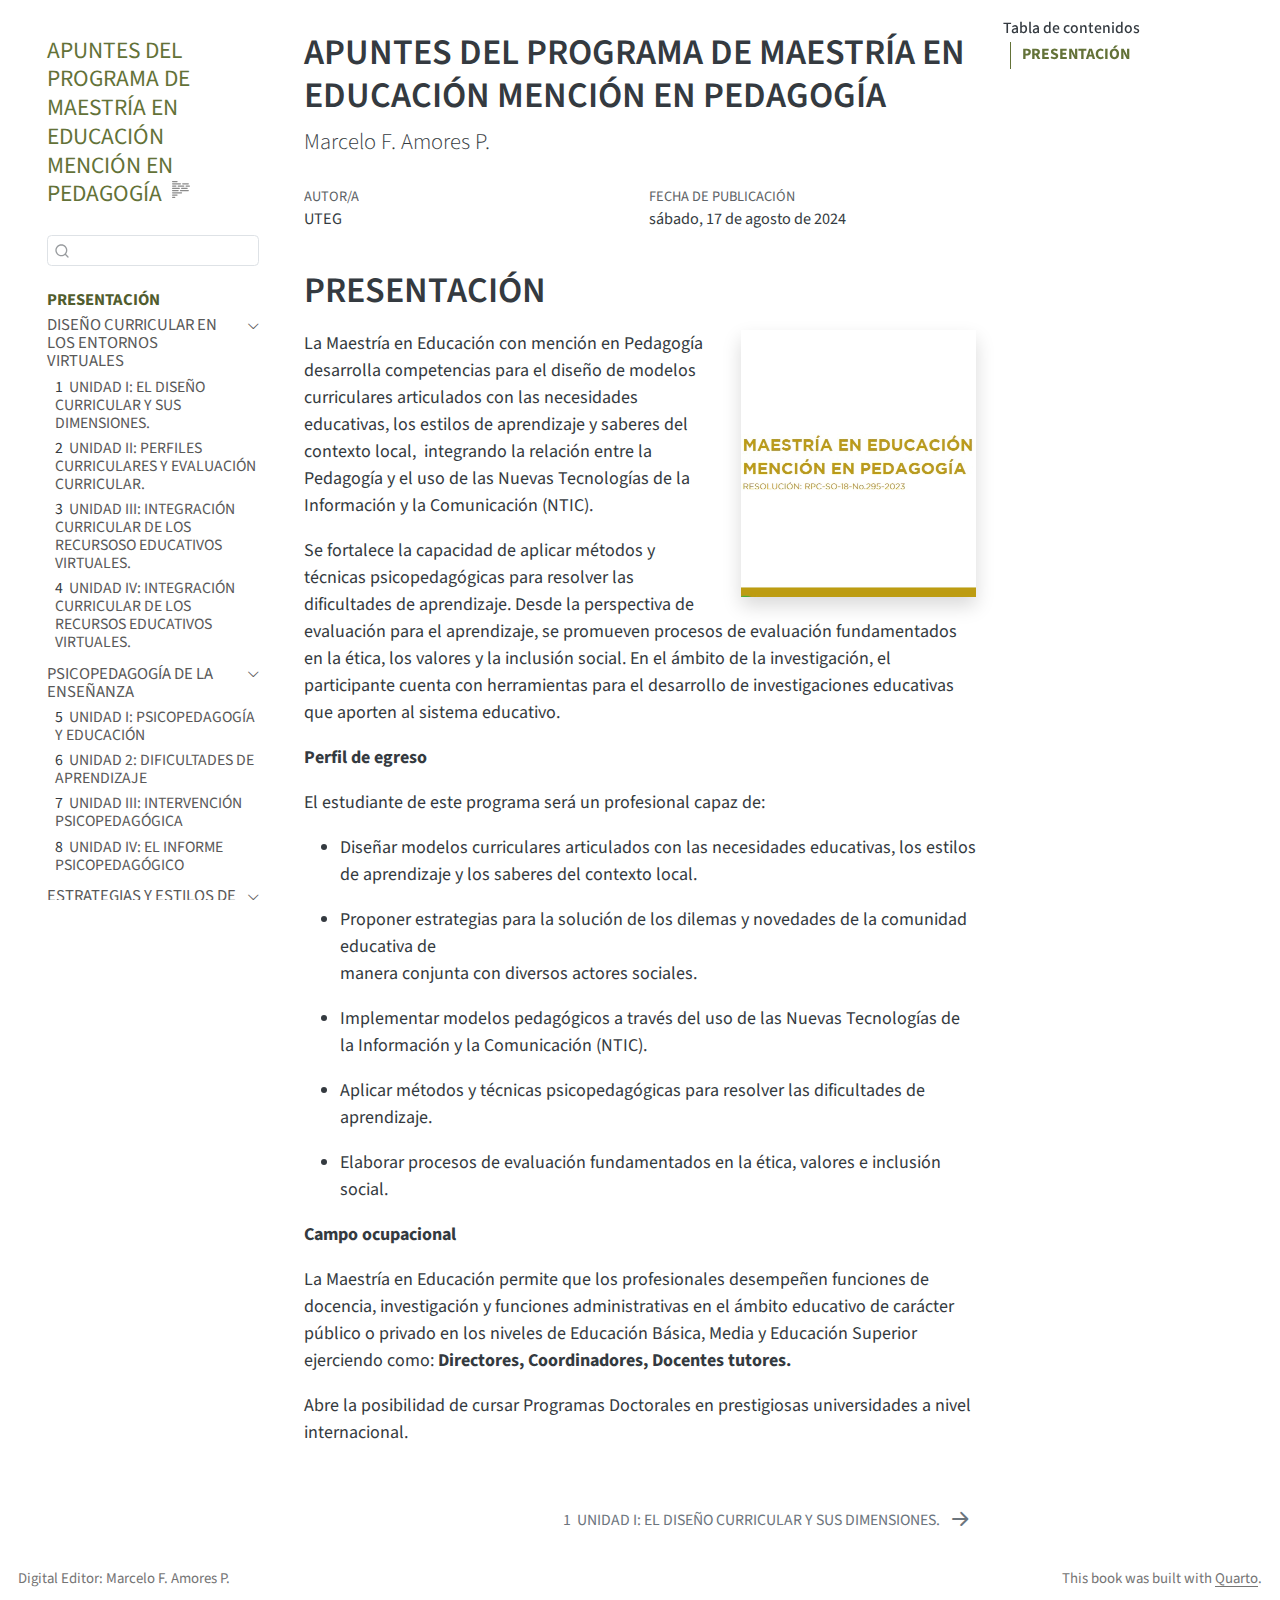
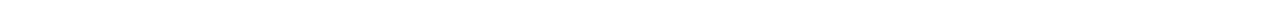
<file: index.html>
<!DOCTYPE html>
<html xmlns="http://www.w3.org/1999/xhtml" lang="es" xml:lang="es"><head>

<meta charset="utf-8">
<meta name="generator" content="quarto-1.5.53">

<meta name="viewport" content="width=device-width, initial-scale=1.0, user-scalable=yes">

<meta name="author" content="Marcelo Amores">

<title>APUNTES DEL PROGRAMA DE MAESTRÍA EN EDUCACIÓN MENCIÓN EN PEDAGOGÍA</title>
<style>
code{white-space: pre-wrap;}
span.smallcaps{font-variant: small-caps;}
div.columns{display: flex; gap: min(4vw, 1.5em);}
div.column{flex: auto; overflow-x: auto;}
div.hanging-indent{margin-left: 1.5em; text-indent: -1.5em;}
ul.task-list{list-style: none;}
ul.task-list li input[type="checkbox"] {
  width: 0.8em;
  margin: 0 0.8em 0.2em -1em; /* quarto-specific, see https://github.com/quarto-dev/quarto-cli/issues/4556 */ 
  vertical-align: middle;
}
</style>


<script src="site_libs/quarto-nav/quarto-nav.js"></script>
<script src="site_libs/quarto-nav/headroom.min.js"></script>
<script src="site_libs/clipboard/clipboard.min.js"></script>
<script src="site_libs/quarto-search/autocomplete.umd.js"></script>
<script src="site_libs/quarto-search/fuse.min.js"></script>
<script src="site_libs/quarto-search/quarto-search.js"></script>
<meta name="quarto:offset" content="./">
<link href="./c-01.html" rel="next">
<link href="./images/cover1.jpg" rel="icon" type="image/jpeg">
<script src="site_libs/quarto-html/quarto.js"></script>
<script src="site_libs/quarto-html/popper.min.js"></script>
<script src="site_libs/quarto-html/tippy.umd.min.js"></script>
<script src="site_libs/quarto-html/anchor.min.js"></script>
<link href="site_libs/quarto-html/tippy.css" rel="stylesheet">
<link href="site_libs/quarto-html/quarto-syntax-highlighting.css" rel="stylesheet" id="quarto-text-highlighting-styles">
<script src="site_libs/bootstrap/bootstrap.min.js"></script>
<link href="site_libs/bootstrap/bootstrap-icons.css" rel="stylesheet">
<link href="site_libs/bootstrap/bootstrap.min.css" rel="stylesheet" id="quarto-bootstrap" data-mode="light">
<script id="quarto-search-options" type="application/json">{
  "location": "sidebar",
  "copy-button": false,
  "collapse-after": 3,
  "panel-placement": "start",
  "type": "textbox",
  "limit": 50,
  "keyboard-shortcut": [
    "f",
    "/",
    "s"
  ],
  "show-item-context": false,
  "language": {
    "search-no-results-text": "Sin resultados",
    "search-matching-documents-text": "documentos encontrados",
    "search-copy-link-title": "Copiar el enlace en la búsqueda",
    "search-hide-matches-text": "Ocultar resultados adicionales",
    "search-more-match-text": "resultado adicional en este documento",
    "search-more-matches-text": "resultados adicionales en este documento",
    "search-clear-button-title": "Borrar",
    "search-text-placeholder": "",
    "search-detached-cancel-button-title": "Cancelar",
    "search-submit-button-title": "Enviar",
    "search-label": "Buscar"
  }
}</script>
<script defer="" data-domain="r4ds.hadley.nz" src="https://plausible.io/js/plausible.js"></script>


</head>

<body class="nav-sidebar floating">

<div id="quarto-search-results"></div>
  <header id="quarto-header" class="headroom fixed-top">
  <nav class="quarto-secondary-nav">
    <div class="container-fluid d-flex">
      <button type="button" class="quarto-btn-toggle btn" data-bs-toggle="collapse" role="button" data-bs-target=".quarto-sidebar-collapse-item" aria-controls="quarto-sidebar" aria-expanded="false" aria-label="Alternar barra lateral" onclick="if (window.quartoToggleHeadroom) { window.quartoToggleHeadroom(); }">
        <i class="bi bi-layout-text-sidebar-reverse"></i>
      </button>
        <nav class="quarto-page-breadcrumbs" aria-label="breadcrumb"><ol class="breadcrumb"><li class="breadcrumb-item"><a href="./index.html">PRESENTACIÓN</a></li></ol></nav>
        <a class="flex-grow-1" role="navigation" data-bs-toggle="collapse" data-bs-target=".quarto-sidebar-collapse-item" aria-controls="quarto-sidebar" aria-expanded="false" aria-label="Alternar barra lateral" onclick="if (window.quartoToggleHeadroom) { window.quartoToggleHeadroom(); }">      
        </a>
      <button type="button" class="btn quarto-search-button" aria-label="Buscar" onclick="window.quartoOpenSearch();">
        <i class="bi bi-search"></i>
      </button>
    </div>
  </nav>
</header>
<!-- content -->
<div id="quarto-content" class="quarto-container page-columns page-rows-contents page-layout-article">
<!-- sidebar -->
  <nav id="quarto-sidebar" class="sidebar collapse collapse-horizontal quarto-sidebar-collapse-item sidebar-navigation floating overflow-auto">
    <div class="pt-lg-2 mt-2 text-left sidebar-header">
    <div class="sidebar-title mb-0 py-0">
      <a href="./">APUNTES DEL PROGRAMA DE MAESTRÍA EN EDUCACIÓN MENCIÓN EN PEDAGOGÍA</a> 
        <div class="sidebar-tools-main">
  <a href="" class="quarto-reader-toggle quarto-navigation-tool px-1" onclick="window.quartoToggleReader(); return false;" title="Alternar modo lector">
  <div class="quarto-reader-toggle-btn">
  <i class="bi"></i>
  </div>
</a>
</div>
    </div>
      </div>
        <div class="mt-2 flex-shrink-0 align-items-center">
        <div class="sidebar-search">
        <div id="quarto-search" class="" title="Buscar"></div>
        </div>
        </div>
    <div class="sidebar-menu-container"> 
    <ul class="list-unstyled mt-1">
        <li class="sidebar-item">
  <div class="sidebar-item-container"> 
  <a href="./index.html" class="sidebar-item-text sidebar-link active">
 <span class="menu-text">PRESENTACIÓN</span></a>
  </div>
</li>
        <li class="sidebar-item sidebar-item-section">
      <div class="sidebar-item-container"> 
            <a class="sidebar-item-text sidebar-link text-start" data-bs-toggle="collapse" data-bs-target="#quarto-sidebar-section-1" role="navigation" aria-expanded="true">
 <span class="menu-text">DISEÑO CURRICULAR EN LOS ENTORNOS VIRTUALES</span></a>
          <a class="sidebar-item-toggle text-start" data-bs-toggle="collapse" data-bs-target="#quarto-sidebar-section-1" role="navigation" aria-expanded="true" aria-label="Alternar sección">
            <i class="bi bi-chevron-right ms-2"></i>
          </a> 
      </div>
      <ul id="quarto-sidebar-section-1" class="collapse list-unstyled sidebar-section depth1 show">  
          <li class="sidebar-item">
  <div class="sidebar-item-container"> 
  <a href="./c-01.html" class="sidebar-item-text sidebar-link">
 <span class="menu-text"><span class="chapter-number">1</span>&nbsp; <span class="chapter-title">UNIDAD I: EL DISEÑO CURRICULAR Y SUS DIMENSIONES.</span></span></a>
  </div>
</li>
          <li class="sidebar-item">
  <div class="sidebar-item-container"> 
  <a href="./c-02.html" class="sidebar-item-text sidebar-link">
 <span class="menu-text"><span class="chapter-number">2</span>&nbsp; <span class="chapter-title">UNIDAD II: PERFILES CURRICULARES Y EVALUACIÓN CURRICULAR.</span></span></a>
  </div>
</li>
          <li class="sidebar-item">
  <div class="sidebar-item-container"> 
  <a href="./c-03.html" class="sidebar-item-text sidebar-link">
 <span class="menu-text"><span class="chapter-number">3</span>&nbsp; <span class="chapter-title">UNIDAD III: INTEGRACIÓN CURRICULAR DE LOS RECURSOSO EDUCATIVOS VIRTUALES.</span></span></a>
  </div>
</li>
          <li class="sidebar-item">
  <div class="sidebar-item-container"> 
  <a href="./c-04.html" class="sidebar-item-text sidebar-link">
 <span class="menu-text"><span class="chapter-number">4</span>&nbsp; <span class="chapter-title">UNIDAD IV: INTEGRACIÓN CURRICULAR DE LOS RECURSOS EDUCATIVOS VIRTUALES.</span></span></a>
  </div>
</li>
      </ul>
  </li>
        <li class="sidebar-item sidebar-item-section">
      <div class="sidebar-item-container"> 
            <a class="sidebar-item-text sidebar-link text-start" data-bs-toggle="collapse" data-bs-target="#quarto-sidebar-section-2" role="navigation" aria-expanded="true">
 <span class="menu-text">PSICOPEDAGOGÍA DE LA ENSEÑANZA</span></a>
          <a class="sidebar-item-toggle text-start" data-bs-toggle="collapse" data-bs-target="#quarto-sidebar-section-2" role="navigation" aria-expanded="true" aria-label="Alternar sección">
            <i class="bi bi-chevron-right ms-2"></i>
          </a> 
      </div>
      <ul id="quarto-sidebar-section-2" class="collapse list-unstyled sidebar-section depth1 show">  
          <li class="sidebar-item">
  <div class="sidebar-item-container"> 
  <a href="./a-01.html" class="sidebar-item-text sidebar-link">
 <span class="menu-text"><span class="chapter-number">5</span>&nbsp; <span class="chapter-title">UNIDAD I: PSICOPEDAGOGÍA Y EDUCACIÓN</span></span></a>
  </div>
</li>
          <li class="sidebar-item">
  <div class="sidebar-item-container"> 
  <a href="./a-02.html" class="sidebar-item-text sidebar-link">
 <span class="menu-text"><span class="chapter-number">6</span>&nbsp; <span class="chapter-title">UNIDAD 2: DIFICULTADES DE APRENDIZAJE</span></span></a>
  </div>
</li>
          <li class="sidebar-item">
  <div class="sidebar-item-container"> 
  <a href="./a-03.html" class="sidebar-item-text sidebar-link">
 <span class="menu-text"><span class="chapter-number">7</span>&nbsp; <span class="chapter-title">UNIDAD III: INTERVENCIÓN PSICOPEDAGÓGICA</span></span></a>
  </div>
</li>
          <li class="sidebar-item">
  <div class="sidebar-item-container"> 
  <a href="./a-04.html" class="sidebar-item-text sidebar-link">
 <span class="menu-text"><span class="chapter-number">8</span>&nbsp; <span class="chapter-title">UNIDAD IV: EL INFORME PSICOPEDAGÓGICO</span></span></a>
  </div>
</li>
      </ul>
  </li>
        <li class="sidebar-item sidebar-item-section">
      <div class="sidebar-item-container"> 
            <a class="sidebar-item-text sidebar-link text-start" data-bs-toggle="collapse" data-bs-target="#quarto-sidebar-section-3" role="navigation" aria-expanded="true">
 <span class="menu-text">ESTRATEGIAS Y ESTILOS DE APRENDIZAJE</span></a>
          <a class="sidebar-item-toggle text-start" data-bs-toggle="collapse" data-bs-target="#quarto-sidebar-section-3" role="navigation" aria-expanded="true" aria-label="Alternar sección">
            <i class="bi bi-chevron-right ms-2"></i>
          </a> 
      </div>
      <ul id="quarto-sidebar-section-3" class="collapse list-unstyled sidebar-section depth1 show">  
          <li class="sidebar-item">
  <div class="sidebar-item-container"> 
  <a href="./b-01.html" class="sidebar-item-text sidebar-link">
 <span class="menu-text"><span class="chapter-number">9</span>&nbsp; <span class="chapter-title">UNIDAD I: INTELIGENCIA E INTELIGENCIAS MÚLTIPLES.</span></span></a>
  </div>
</li>
          <li class="sidebar-item">
  <div class="sidebar-item-container"> 
  <a href="./b-02.html" class="sidebar-item-text sidebar-link">
 <span class="menu-text"><span class="chapter-number">10</span>&nbsp; <span class="chapter-title">UNIDAD II: ESTRATEGIA Y ESTILOS DE APRENDIZAJE.</span></span></a>
  </div>
</li>
          <li class="sidebar-item">
  <div class="sidebar-item-container"> 
  <a href="./b-03.html" class="sidebar-item-text sidebar-link">
 <span class="menu-text"><span class="chapter-number">11</span>&nbsp; <span class="chapter-title">UNIDAD III: CREATIVIDAD EN LA EDUCACIÓN.</span></span></a>
  </div>
</li>
          <li class="sidebar-item">
  <div class="sidebar-item-container"> 
  <a href="./b-04.html" class="sidebar-item-text sidebar-link">
 <span class="menu-text"><span class="chapter-number">12</span>&nbsp; <span class="chapter-title">UNIDAD IV: EL APRENDIZAJE COLABORATIVO.</span></span></a>
  </div>
</li>
      </ul>
  </li>
    </ul>
    </div>
</nav>
<div id="quarto-sidebar-glass" class="quarto-sidebar-collapse-item" data-bs-toggle="collapse" data-bs-target=".quarto-sidebar-collapse-item"></div>
<!-- margin-sidebar -->
    <div id="quarto-margin-sidebar" class="sidebar margin-sidebar">
        <nav id="TOC" role="doc-toc" class="toc-active">
    <h2 id="toc-title">Tabla de contenidos</h2>
   
  <ul>
  <li><a href="#presentación" id="toc-presentación" class="nav-link active" data-scroll-target="#presentación">PRESENTACIÓN</a></li>
  </ul>
</nav>
    </div>
<!-- main -->
<main class="content" id="quarto-document-content">

<header id="title-block-header" class="quarto-title-block default">
<div class="quarto-title">
<h1 class="title">APUNTES DEL PROGRAMA DE MAESTRÍA EN EDUCACIÓN MENCIÓN EN PEDAGOGÍA</h1>
<p class="subtitle lead">Marcelo F. Amores P.</p>
</div>



<div class="quarto-title-meta">

    <div>
    <div class="quarto-title-meta-heading">Autor/a</div>
    <div class="quarto-title-meta-contents">
             <p>UTEG </p>
          </div>
  </div>
    
    <div>
    <div class="quarto-title-meta-heading">Fecha de publicación</div>
    <div class="quarto-title-meta-contents">
      <p class="date">sábado, 17 de agosto de 2024</p>
    </div>
  </div>
  
    
  </div>
  


</header>



<section id="presentación" class="level1 unnumbered">
<h1 class="unnumbered">PRESENTACIÓN</h1><p><img src="images/cover1.jpg" title="APUNTES DEL PROGRAMA DE MAESTRÍA EN EDUCACIÓN MENCIÓN EN PEDAGOGÍA" class="quarto-cover-image img-fluid"></p>
<p>La Maestría en Educación con mención en Pedagogía desarrolla competencias para el diseño de modelos curriculares articulados con las necesidades educativas, los estilos de aprendizaje y saberes del contexto local,&nbsp; integrando la relación entre la Pedagogía y el uso de las Nuevas Tecnologías de la Información y la Comunicación (NTIC).</p>
<p>Se fortalece la capacidad de aplicar métodos y técnicas psicopedagógicas para resolver las dificultades de aprendizaje. Desde la perspectiva de evaluación para el aprendizaje, se promueven procesos de evaluación fundamentados en la ética, los valores y la inclusión social. En el ámbito de la investigación, el participante cuenta con herramientas para el desarrollo de investigaciones educativas que aporten al sistema educativo.</p>
<p><strong>Perfil de egreso</strong></p>
<p>El estudiante de este programa será un profesional capaz de:</p>
<ul>
<li><p>Diseñar modelos curriculares articulados con las necesidades educativas, los estilos de aprendizaje y los saberes del contexto local.</p></li>
<li><p>Proponer estrategias para la solución de los dilemas y novedades de la comunidad educativa de<br>
manera conjunta con diversos actores sociales.</p></li>
<li><p>Implementar modelos pedagógicos a través del uso de las Nuevas Tecnologías de la Información y la Comunicación (NTIC).</p></li>
<li><p>Aplicar métodos y técnicas psicopedagógicas para resolver las dificultades de aprendizaje.</p></li>
<li><p>Elaborar procesos de evaluación fundamentados en la ética, valores e inclusión social.</p></li>
</ul>
<p><strong>Campo ocupacional</strong></p>
<p>La Maestría en Educación permite que los profesionales desempeñen funciones de docencia, investigación y funciones administrativas en el ámbito educativo de carácter público o privado en los niveles de Educación Básica, Media y Educación Superior ejerciendo como: <strong>Directores, Coordinadores, Docentes tutores.</strong></p>
<p>Abre la posibilidad de cursar Programas Doctorales en prestigiosas universidades a nivel internacional.</p>


</section>

</main> <!-- /main -->
<script id="quarto-html-after-body" type="application/javascript">
window.document.addEventListener("DOMContentLoaded", function (event) {
  const toggleBodyColorMode = (bsSheetEl) => {
    const mode = bsSheetEl.getAttribute("data-mode");
    const bodyEl = window.document.querySelector("body");
    if (mode === "dark") {
      bodyEl.classList.add("quarto-dark");
      bodyEl.classList.remove("quarto-light");
    } else {
      bodyEl.classList.add("quarto-light");
      bodyEl.classList.remove("quarto-dark");
    }
  }
  const toggleBodyColorPrimary = () => {
    const bsSheetEl = window.document.querySelector("link#quarto-bootstrap");
    if (bsSheetEl) {
      toggleBodyColorMode(bsSheetEl);
    }
  }
  toggleBodyColorPrimary();  
  const icon = "";
  const anchorJS = new window.AnchorJS();
  anchorJS.options = {
    placement: 'right',
    icon: icon
  };
  anchorJS.add('.anchored');
  const isCodeAnnotation = (el) => {
    for (const clz of el.classList) {
      if (clz.startsWith('code-annotation-')) {                     
        return true;
      }
    }
    return false;
  }
  const onCopySuccess = function(e) {
    // button target
    const button = e.trigger;
    // don't keep focus
    button.blur();
    // flash "checked"
    button.classList.add('code-copy-button-checked');
    var currentTitle = button.getAttribute("title");
    button.setAttribute("title", "Copiado");
    let tooltip;
    if (window.bootstrap) {
      button.setAttribute("data-bs-toggle", "tooltip");
      button.setAttribute("data-bs-placement", "left");
      button.setAttribute("data-bs-title", "Copiado");
      tooltip = new bootstrap.Tooltip(button, 
        { trigger: "manual", 
          customClass: "code-copy-button-tooltip",
          offset: [0, -8]});
      tooltip.show();    
    }
    setTimeout(function() {
      if (tooltip) {
        tooltip.hide();
        button.removeAttribute("data-bs-title");
        button.removeAttribute("data-bs-toggle");
        button.removeAttribute("data-bs-placement");
      }
      button.setAttribute("title", currentTitle);
      button.classList.remove('code-copy-button-checked');
    }, 1000);
    // clear code selection
    e.clearSelection();
  }
  const getTextToCopy = function(trigger) {
      const codeEl = trigger.previousElementSibling.cloneNode(true);
      for (const childEl of codeEl.children) {
        if (isCodeAnnotation(childEl)) {
          childEl.remove();
        }
      }
      return codeEl.innerText;
  }
  const clipboard = new window.ClipboardJS('.code-copy-button:not([data-in-quarto-modal])', {
    text: getTextToCopy
  });
  clipboard.on('success', onCopySuccess);
  if (window.document.getElementById('quarto-embedded-source-code-modal')) {
    // For code content inside modals, clipBoardJS needs to be initialized with a container option
    // TODO: Check when it could be a function (https://github.com/zenorocha/clipboard.js/issues/860)
    const clipboardModal = new window.ClipboardJS('.code-copy-button[data-in-quarto-modal]', {
      text: getTextToCopy,
      container: window.document.getElementById('quarto-embedded-source-code-modal')
    });
    clipboardModal.on('success', onCopySuccess);
  }
    var localhostRegex = new RegExp(/^(?:http|https):\/\/localhost\:?[0-9]*\//);
    var mailtoRegex = new RegExp(/^mailto:/);
      var filterRegex = new RegExp('/' + window.location.host + '/');
    var isInternal = (href) => {
        return filterRegex.test(href) || localhostRegex.test(href) || mailtoRegex.test(href);
    }
    // Inspect non-navigation links and adorn them if external
 	var links = window.document.querySelectorAll('a[href]:not(.nav-link):not(.navbar-brand):not(.toc-action):not(.sidebar-link):not(.sidebar-item-toggle):not(.pagination-link):not(.no-external):not([aria-hidden]):not(.dropdown-item):not(.quarto-navigation-tool):not(.about-link)');
    for (var i=0; i<links.length; i++) {
      const link = links[i];
      if (!isInternal(link.href)) {
        // undo the damage that might have been done by quarto-nav.js in the case of
        // links that we want to consider external
        if (link.dataset.originalHref !== undefined) {
          link.href = link.dataset.originalHref;
        }
      }
    }
  function tippyHover(el, contentFn, onTriggerFn, onUntriggerFn) {
    const config = {
      allowHTML: true,
      maxWidth: 500,
      delay: 100,
      arrow: false,
      appendTo: function(el) {
          return el.parentElement;
      },
      interactive: true,
      interactiveBorder: 10,
      theme: 'quarto',
      placement: 'bottom-start',
    };
    if (contentFn) {
      config.content = contentFn;
    }
    if (onTriggerFn) {
      config.onTrigger = onTriggerFn;
    }
    if (onUntriggerFn) {
      config.onUntrigger = onUntriggerFn;
    }
    window.tippy(el, config); 
  }
  const noterefs = window.document.querySelectorAll('a[role="doc-noteref"]');
  for (var i=0; i<noterefs.length; i++) {
    const ref = noterefs[i];
    tippyHover(ref, function() {
      // use id or data attribute instead here
      let href = ref.getAttribute('data-footnote-href') || ref.getAttribute('href');
      try { href = new URL(href).hash; } catch {}
      const id = href.replace(/^#\/?/, "");
      const note = window.document.getElementById(id);
      if (note) {
        return note.innerHTML;
      } else {
        return "";
      }
    });
  }
  const xrefs = window.document.querySelectorAll('a.quarto-xref');
  const processXRef = (id, note) => {
    // Strip column container classes
    const stripColumnClz = (el) => {
      el.classList.remove("page-full", "page-columns");
      if (el.children) {
        for (const child of el.children) {
          stripColumnClz(child);
        }
      }
    }
    stripColumnClz(note)
    if (id === null || id.startsWith('sec-')) {
      // Special case sections, only their first couple elements
      const container = document.createElement("div");
      if (note.children && note.children.length > 2) {
        container.appendChild(note.children[0].cloneNode(true));
        for (let i = 1; i < note.children.length; i++) {
          const child = note.children[i];
          if (child.tagName === "P" && child.innerText === "") {
            continue;
          } else {
            container.appendChild(child.cloneNode(true));
            break;
          }
        }
        if (window.Quarto?.typesetMath) {
          window.Quarto.typesetMath(container);
        }
        return container.innerHTML
      } else {
        if (window.Quarto?.typesetMath) {
          window.Quarto.typesetMath(note);
        }
        return note.innerHTML;
      }
    } else {
      // Remove any anchor links if they are present
      const anchorLink = note.querySelector('a.anchorjs-link');
      if (anchorLink) {
        anchorLink.remove();
      }
      if (window.Quarto?.typesetMath) {
        window.Quarto.typesetMath(note);
      }
      // TODO in 1.5, we should make sure this works without a callout special case
      if (note.classList.contains("callout")) {
        return note.outerHTML;
      } else {
        return note.innerHTML;
      }
    }
  }
  for (var i=0; i<xrefs.length; i++) {
    const xref = xrefs[i];
    tippyHover(xref, undefined, function(instance) {
      instance.disable();
      let url = xref.getAttribute('href');
      let hash = undefined; 
      if (url.startsWith('#')) {
        hash = url;
      } else {
        try { hash = new URL(url).hash; } catch {}
      }
      if (hash) {
        const id = hash.replace(/^#\/?/, "");
        const note = window.document.getElementById(id);
        if (note !== null) {
          try {
            const html = processXRef(id, note.cloneNode(true));
            instance.setContent(html);
          } finally {
            instance.enable();
            instance.show();
          }
        } else {
          // See if we can fetch this
          fetch(url.split('#')[0])
          .then(res => res.text())
          .then(html => {
            const parser = new DOMParser();
            const htmlDoc = parser.parseFromString(html, "text/html");
            const note = htmlDoc.getElementById(id);
            if (note !== null) {
              const html = processXRef(id, note);
              instance.setContent(html);
            } 
          }).finally(() => {
            instance.enable();
            instance.show();
          });
        }
      } else {
        // See if we can fetch a full url (with no hash to target)
        // This is a special case and we should probably do some content thinning / targeting
        fetch(url)
        .then(res => res.text())
        .then(html => {
          const parser = new DOMParser();
          const htmlDoc = parser.parseFromString(html, "text/html");
          const note = htmlDoc.querySelector('main.content');
          if (note !== null) {
            // This should only happen for chapter cross references
            // (since there is no id in the URL)
            // remove the first header
            if (note.children.length > 0 && note.children[0].tagName === "HEADER") {
              note.children[0].remove();
            }
            const html = processXRef(null, note);
            instance.setContent(html);
          } 
        }).finally(() => {
          instance.enable();
          instance.show();
        });
      }
    }, function(instance) {
    });
  }
      let selectedAnnoteEl;
      const selectorForAnnotation = ( cell, annotation) => {
        let cellAttr = 'data-code-cell="' + cell + '"';
        let lineAttr = 'data-code-annotation="' +  annotation + '"';
        const selector = 'span[' + cellAttr + '][' + lineAttr + ']';
        return selector;
      }
      const selectCodeLines = (annoteEl) => {
        const doc = window.document;
        const targetCell = annoteEl.getAttribute("data-target-cell");
        const targetAnnotation = annoteEl.getAttribute("data-target-annotation");
        const annoteSpan = window.document.querySelector(selectorForAnnotation(targetCell, targetAnnotation));
        const lines = annoteSpan.getAttribute("data-code-lines").split(",");
        const lineIds = lines.map((line) => {
          return targetCell + "-" + line;
        })
        let top = null;
        let height = null;
        let parent = null;
        if (lineIds.length > 0) {
            //compute the position of the single el (top and bottom and make a div)
            const el = window.document.getElementById(lineIds[0]);
            top = el.offsetTop;
            height = el.offsetHeight;
            parent = el.parentElement.parentElement;
          if (lineIds.length > 1) {
            const lastEl = window.document.getElementById(lineIds[lineIds.length - 1]);
            const bottom = lastEl.offsetTop + lastEl.offsetHeight;
            height = bottom - top;
          }
          if (top !== null && height !== null && parent !== null) {
            // cook up a div (if necessary) and position it 
            let div = window.document.getElementById("code-annotation-line-highlight");
            if (div === null) {
              div = window.document.createElement("div");
              div.setAttribute("id", "code-annotation-line-highlight");
              div.style.position = 'absolute';
              parent.appendChild(div);
            }
            div.style.top = top - 2 + "px";
            div.style.height = height + 4 + "px";
            div.style.left = 0;
            let gutterDiv = window.document.getElementById("code-annotation-line-highlight-gutter");
            if (gutterDiv === null) {
              gutterDiv = window.document.createElement("div");
              gutterDiv.setAttribute("id", "code-annotation-line-highlight-gutter");
              gutterDiv.style.position = 'absolute';
              const codeCell = window.document.getElementById(targetCell);
              const gutter = codeCell.querySelector('.code-annotation-gutter');
              gutter.appendChild(gutterDiv);
            }
            gutterDiv.style.top = top - 2 + "px";
            gutterDiv.style.height = height + 4 + "px";
          }
          selectedAnnoteEl = annoteEl;
        }
      };
      const unselectCodeLines = () => {
        const elementsIds = ["code-annotation-line-highlight", "code-annotation-line-highlight-gutter"];
        elementsIds.forEach((elId) => {
          const div = window.document.getElementById(elId);
          if (div) {
            div.remove();
          }
        });
        selectedAnnoteEl = undefined;
      };
        // Handle positioning of the toggle
    window.addEventListener(
      "resize",
      throttle(() => {
        elRect = undefined;
        if (selectedAnnoteEl) {
          selectCodeLines(selectedAnnoteEl);
        }
      }, 10)
    );
    function throttle(fn, ms) {
    let throttle = false;
    let timer;
      return (...args) => {
        if(!throttle) { // first call gets through
            fn.apply(this, args);
            throttle = true;
        } else { // all the others get throttled
            if(timer) clearTimeout(timer); // cancel #2
            timer = setTimeout(() => {
              fn.apply(this, args);
              timer = throttle = false;
            }, ms);
        }
      };
    }
      // Attach click handler to the DT
      const annoteDls = window.document.querySelectorAll('dt[data-target-cell]');
      for (const annoteDlNode of annoteDls) {
        annoteDlNode.addEventListener('click', (event) => {
          const clickedEl = event.target;
          if (clickedEl !== selectedAnnoteEl) {
            unselectCodeLines();
            const activeEl = window.document.querySelector('dt[data-target-cell].code-annotation-active');
            if (activeEl) {
              activeEl.classList.remove('code-annotation-active');
            }
            selectCodeLines(clickedEl);
            clickedEl.classList.add('code-annotation-active');
          } else {
            // Unselect the line
            unselectCodeLines();
            clickedEl.classList.remove('code-annotation-active');
          }
        });
      }
  const findCites = (el) => {
    const parentEl = el.parentElement;
    if (parentEl) {
      const cites = parentEl.dataset.cites;
      if (cites) {
        return {
          el,
          cites: cites.split(' ')
        };
      } else {
        return findCites(el.parentElement)
      }
    } else {
      return undefined;
    }
  };
  var bibliorefs = window.document.querySelectorAll('a[role="doc-biblioref"]');
  for (var i=0; i<bibliorefs.length; i++) {
    const ref = bibliorefs[i];
    const citeInfo = findCites(ref);
    if (citeInfo) {
      tippyHover(citeInfo.el, function() {
        var popup = window.document.createElement('div');
        citeInfo.cites.forEach(function(cite) {
          var citeDiv = window.document.createElement('div');
          citeDiv.classList.add('hanging-indent');
          citeDiv.classList.add('csl-entry');
          var biblioDiv = window.document.getElementById('ref-' + cite);
          if (biblioDiv) {
            citeDiv.innerHTML = biblioDiv.innerHTML;
          }
          popup.appendChild(citeDiv);
        });
        return popup.innerHTML;
      });
    }
  }
});
</script>
<nav class="page-navigation">
  <div class="nav-page nav-page-previous">
  </div>
  <div class="nav-page nav-page-next">
      <a href="./c-01.html" class="pagination-link" aria-label="UNIDAD I: EL DISEÑO CURRICULAR Y SUS DIMENSIONES.">
        <span class="nav-page-text"><span class="chapter-number">1</span>&nbsp; <span class="chapter-title">UNIDAD I: EL DISEÑO CURRICULAR Y SUS DIMENSIONES.</span></span> <i class="bi bi-arrow-right-short"></i>
      </a>
  </div>
</nav>
</div> <!-- /content -->
<footer class="footer">
  <div class="nav-footer">
    <div class="nav-footer-left">
<p>Digital Editor: Marcelo F. Amores P.</p>
</div>   
    <div class="nav-footer-center">
      &nbsp;
    </div>
    <div class="nav-footer-right">
<p>This book was built with <a href="https://quarto.org/">Quarto</a>.</p>
</div>
  </div>
</footer>




</body></html>
</file>
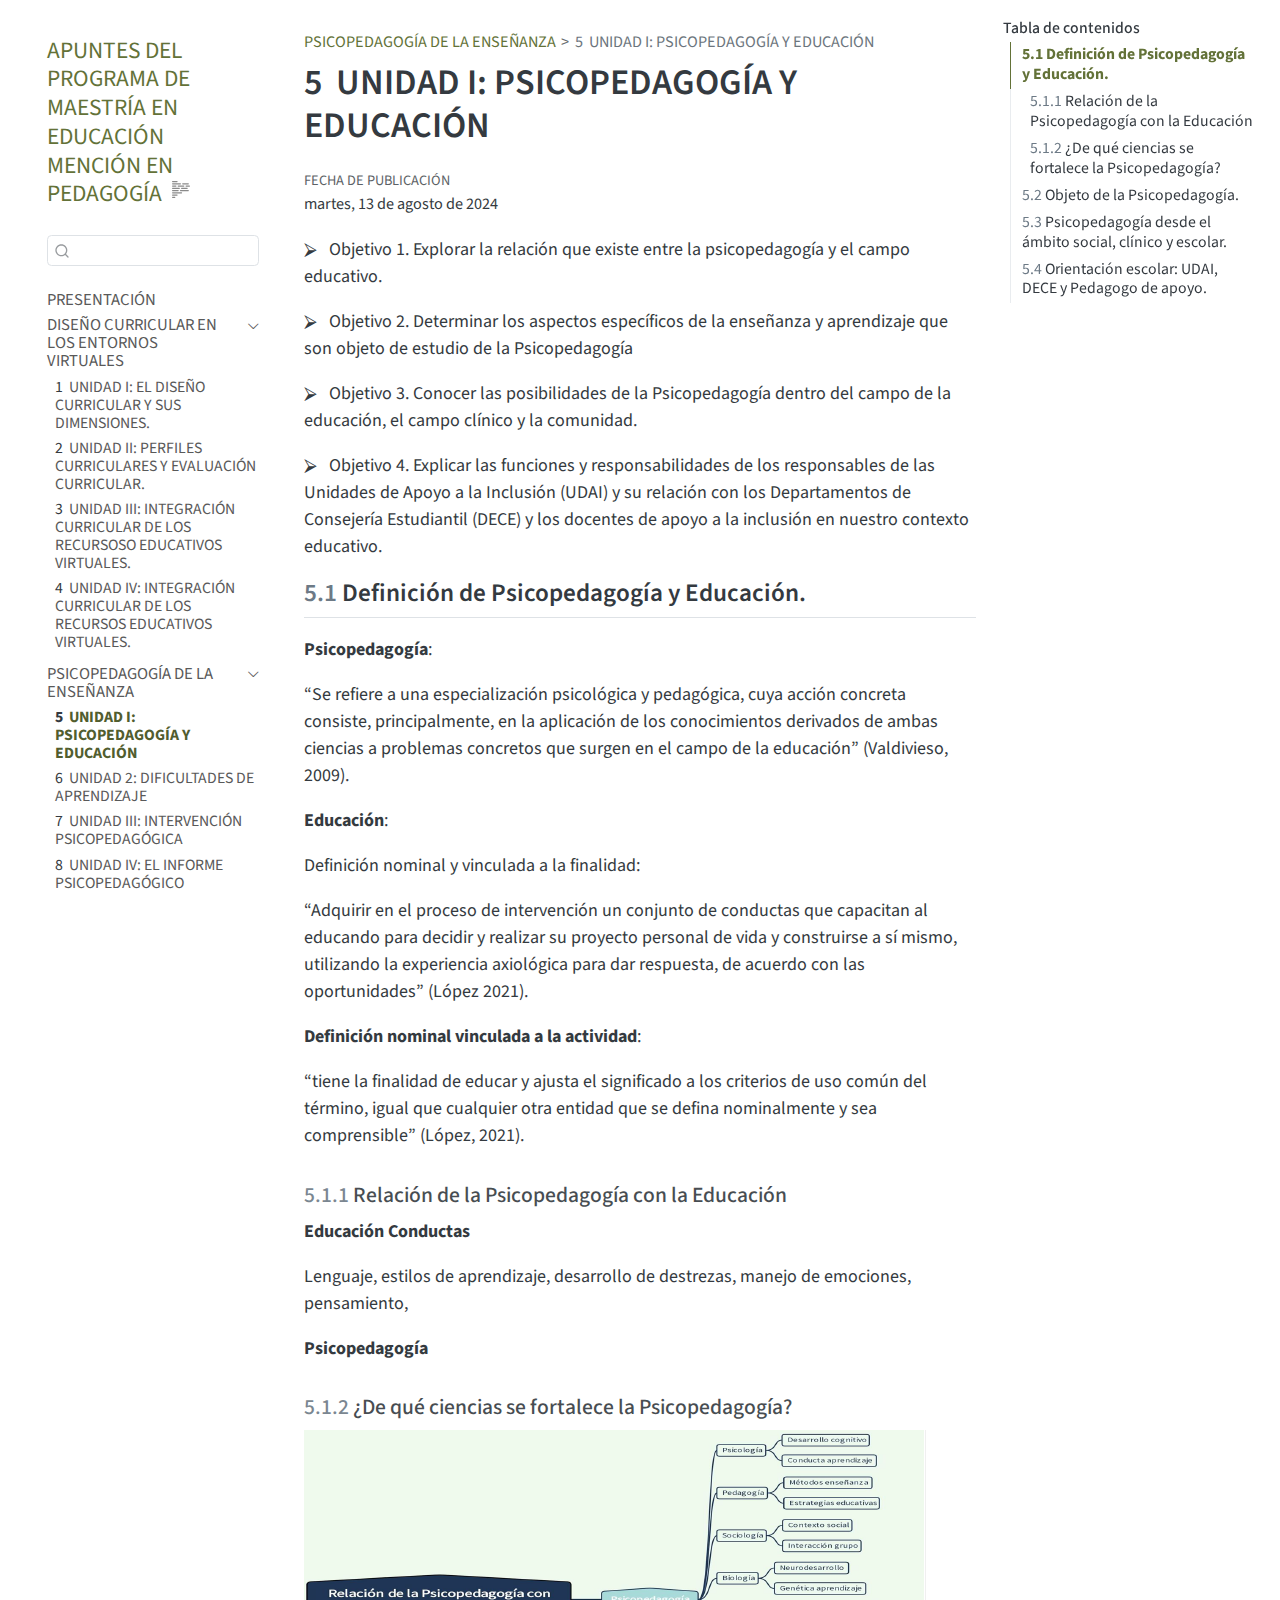
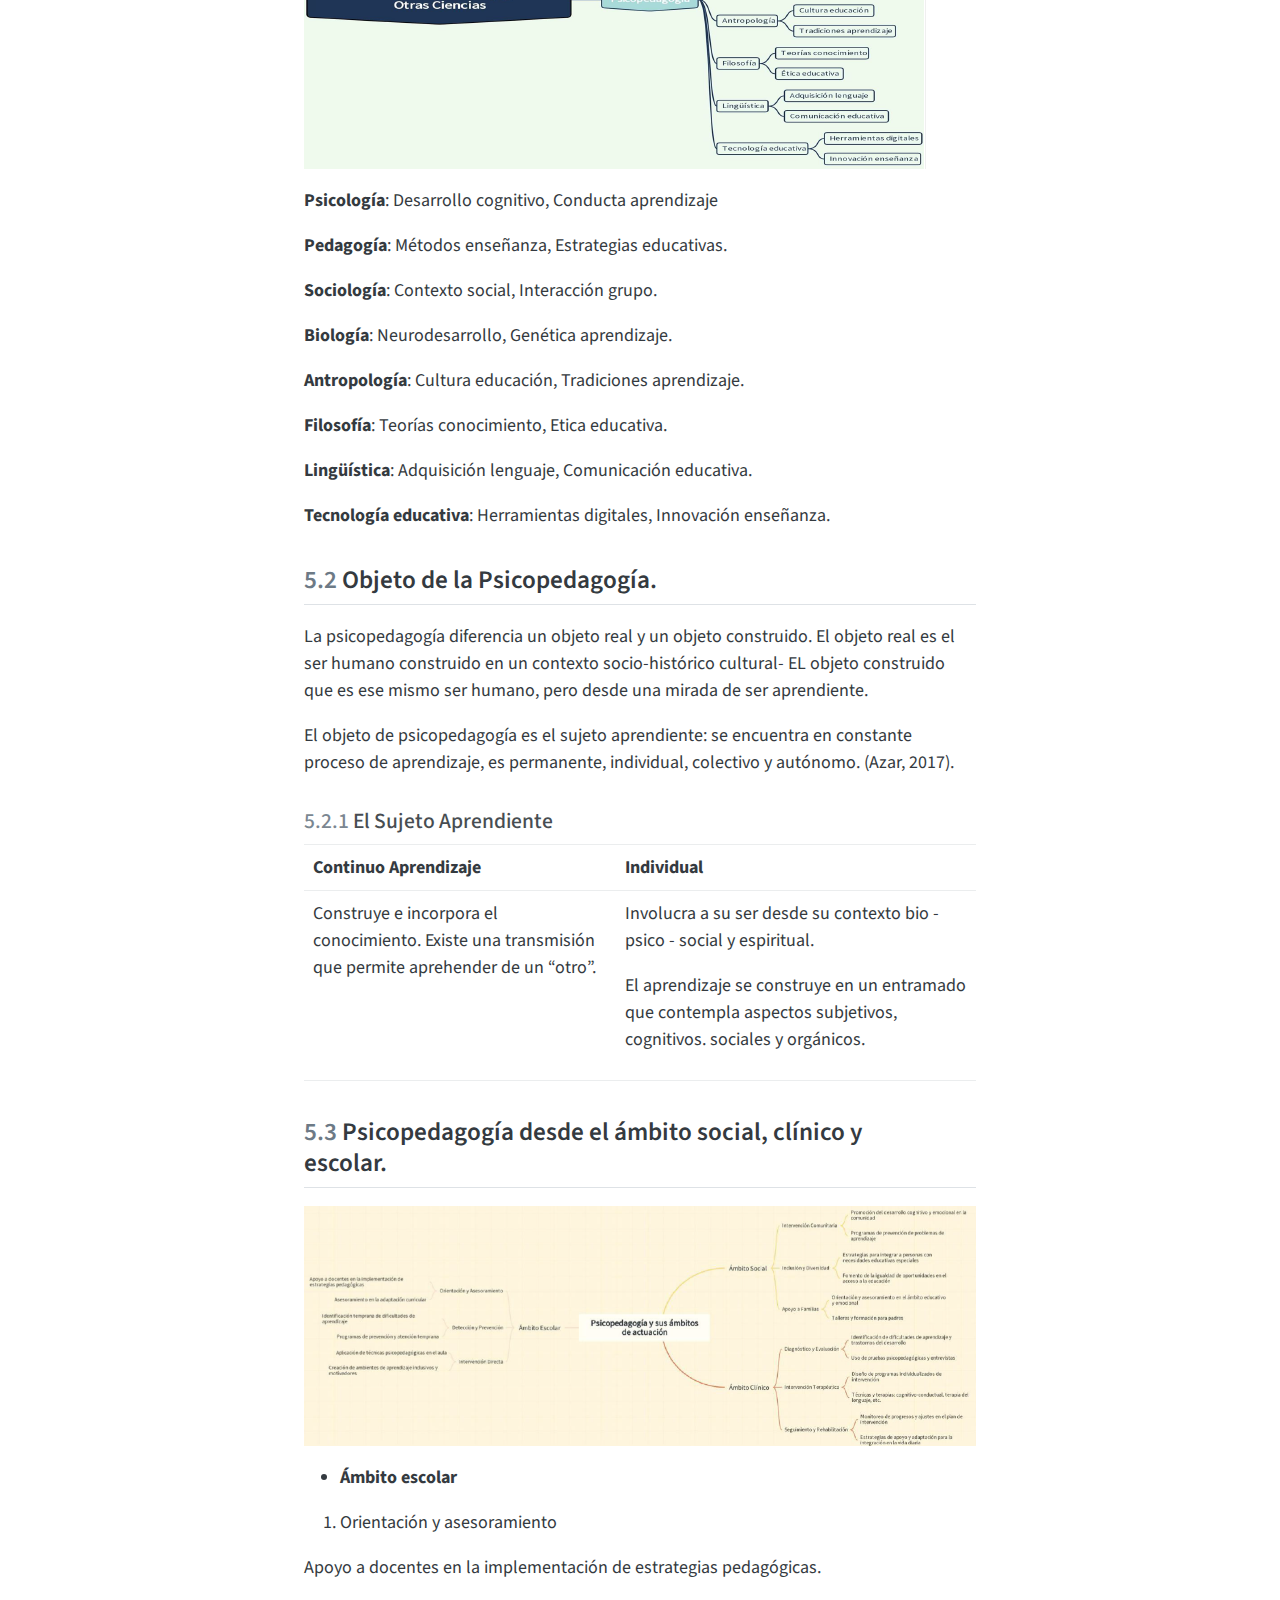
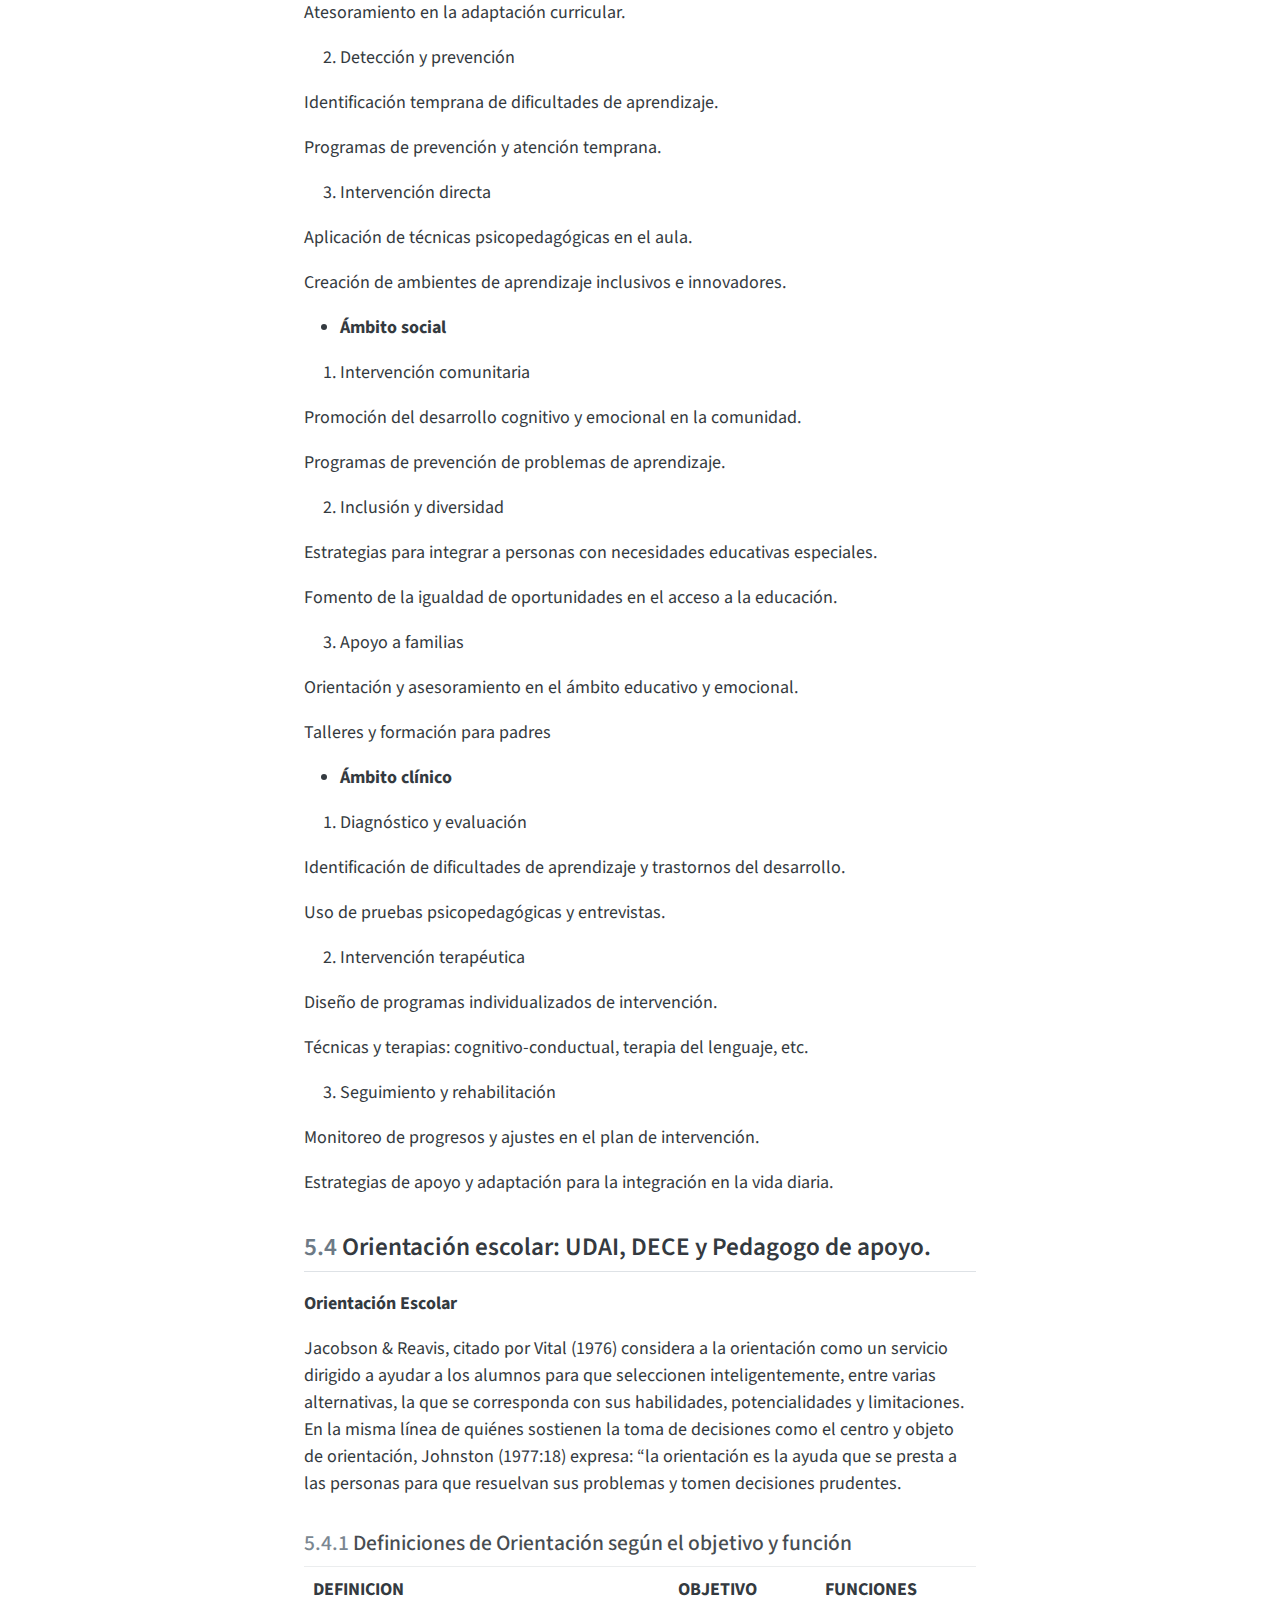
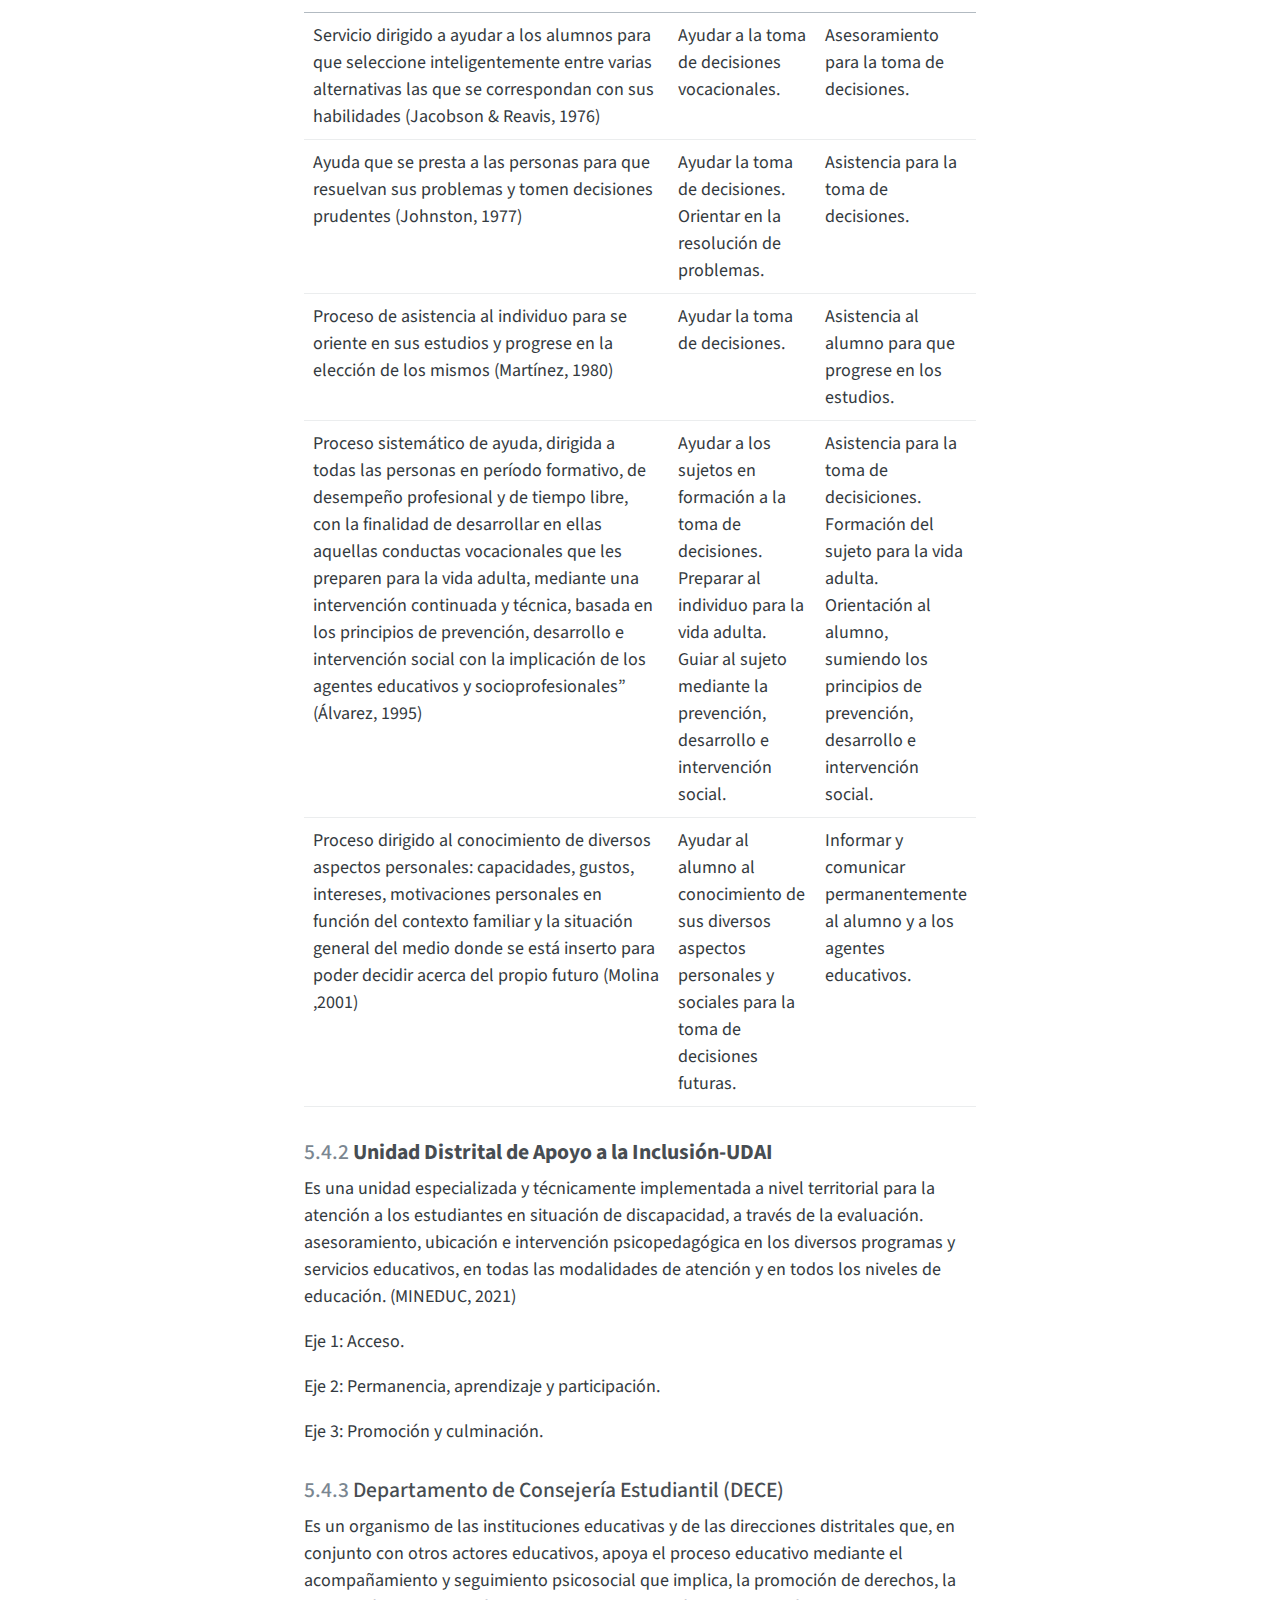
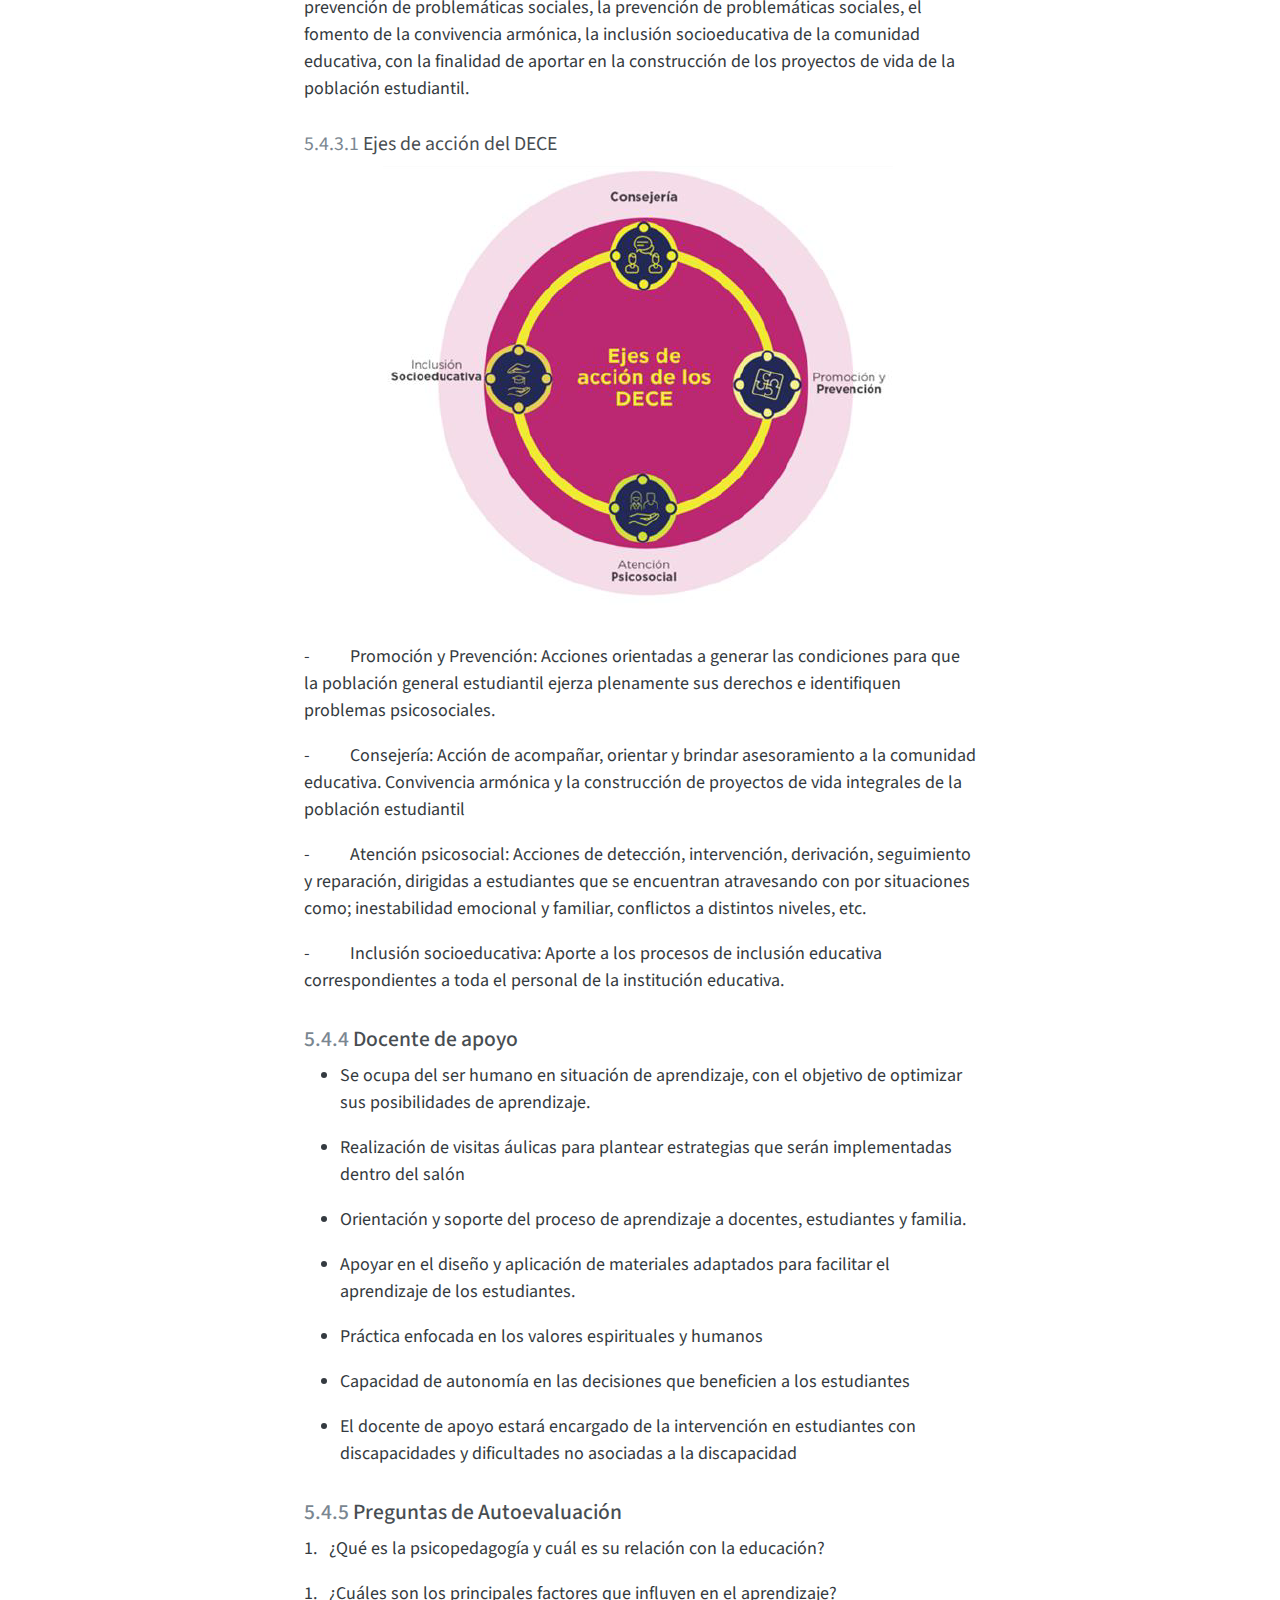
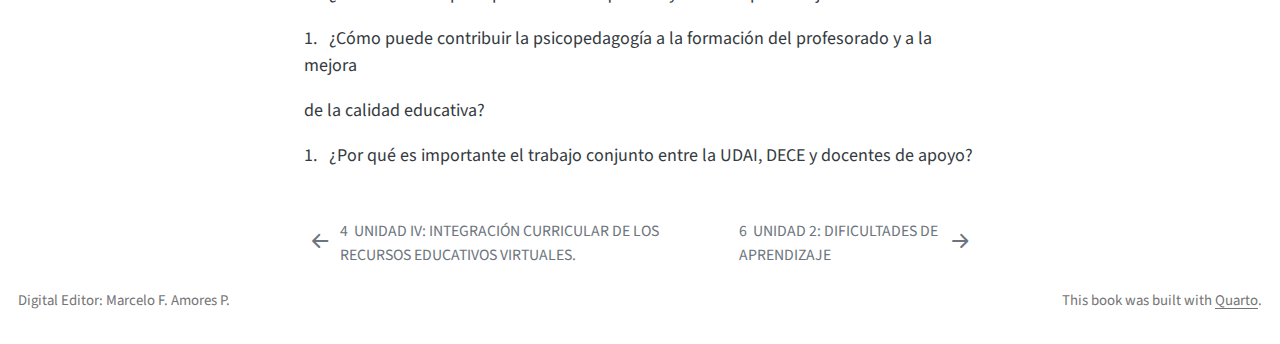
<file: a-01.html>
<!DOCTYPE html>
<html xmlns="http://www.w3.org/1999/xhtml" lang="es" xml:lang="es"><head>

<meta charset="utf-8">
<meta name="generator" content="quarto-1.5.53">

<meta name="viewport" content="width=device-width, initial-scale=1.0, user-scalable=yes">

<meta name="author" content="Marcelo Amores">

<title>5&nbsp; UNIDAD I: PSICOPEDAGOGÍA Y EDUCACIÓN – APUNTES DEL PROGRAMA DE MAESTRÍA EN EDUCACIÓN MENCIÓN EN PEDAGOGÍA</title>
<style>
code{white-space: pre-wrap;}
span.smallcaps{font-variant: small-caps;}
div.columns{display: flex; gap: min(4vw, 1.5em);}
div.column{flex: auto; overflow-x: auto;}
div.hanging-indent{margin-left: 1.5em; text-indent: -1.5em;}
ul.task-list{list-style: none;}
ul.task-list li input[type="checkbox"] {
  width: 0.8em;
  margin: 0 0.8em 0.2em -1em; /* quarto-specific, see https://github.com/quarto-dev/quarto-cli/issues/4556 */ 
  vertical-align: middle;
}
</style>


<script src="site_libs/quarto-nav/quarto-nav.js"></script>
<script src="site_libs/quarto-nav/headroom.min.js"></script>
<script src="site_libs/clipboard/clipboard.min.js"></script>
<script src="site_libs/quarto-search/autocomplete.umd.js"></script>
<script src="site_libs/quarto-search/fuse.min.js"></script>
<script src="site_libs/quarto-search/quarto-search.js"></script>
<meta name="quarto:offset" content="./">
<link href="./a-02.html" rel="next">
<link href="./c-04.html" rel="prev">
<link href="./images/cover1.jpg" rel="icon" type="image/jpeg">
<script src="site_libs/quarto-html/quarto.js"></script>
<script src="site_libs/quarto-html/popper.min.js"></script>
<script src="site_libs/quarto-html/tippy.umd.min.js"></script>
<script src="site_libs/quarto-html/anchor.min.js"></script>
<link href="site_libs/quarto-html/tippy.css" rel="stylesheet">
<link href="site_libs/quarto-html/quarto-syntax-highlighting.css" rel="stylesheet" id="quarto-text-highlighting-styles">
<script src="site_libs/bootstrap/bootstrap.min.js"></script>
<link href="site_libs/bootstrap/bootstrap-icons.css" rel="stylesheet">
<link href="site_libs/bootstrap/bootstrap.min.css" rel="stylesheet" id="quarto-bootstrap" data-mode="light">
<script id="quarto-search-options" type="application/json">{
  "location": "sidebar",
  "copy-button": false,
  "collapse-after": 3,
  "panel-placement": "start",
  "type": "textbox",
  "limit": 50,
  "keyboard-shortcut": [
    "f",
    "/",
    "s"
  ],
  "show-item-context": false,
  "language": {
    "search-no-results-text": "Sin resultados",
    "search-matching-documents-text": "documentos encontrados",
    "search-copy-link-title": "Copiar el enlace en la búsqueda",
    "search-hide-matches-text": "Ocultar resultados adicionales",
    "search-more-match-text": "resultado adicional en este documento",
    "search-more-matches-text": "resultados adicionales en este documento",
    "search-clear-button-title": "Borrar",
    "search-text-placeholder": "",
    "search-detached-cancel-button-title": "Cancelar",
    "search-submit-button-title": "Enviar",
    "search-label": "Buscar"
  }
}</script>
<script defer="" data-domain="r4ds.hadley.nz" src="https://plausible.io/js/plausible.js"></script>


</head>

<body class="nav-sidebar floating">

<div id="quarto-search-results"></div>
  <header id="quarto-header" class="headroom fixed-top">
  <nav class="quarto-secondary-nav">
    <div class="container-fluid d-flex">
      <button type="button" class="quarto-btn-toggle btn" data-bs-toggle="collapse" role="button" data-bs-target=".quarto-sidebar-collapse-item" aria-controls="quarto-sidebar" aria-expanded="false" aria-label="Alternar barra lateral" onclick="if (window.quartoToggleHeadroom) { window.quartoToggleHeadroom(); }">
        <i class="bi bi-layout-text-sidebar-reverse"></i>
      </button>
        <nav class="quarto-page-breadcrumbs" aria-label="breadcrumb"><ol class="breadcrumb"><li class="breadcrumb-item"><a href="./a-01.html">PSICOPEDAGOGÍA DE LA ENSEÑANZA</a></li><li class="breadcrumb-item"><a href="./a-01.html"><span class="chapter-number">5</span>&nbsp; <span class="chapter-title">UNIDAD I: PSICOPEDAGOGÍA Y EDUCACIÓN</span></a></li></ol></nav>
        <a class="flex-grow-1" role="navigation" data-bs-toggle="collapse" data-bs-target=".quarto-sidebar-collapse-item" aria-controls="quarto-sidebar" aria-expanded="false" aria-label="Alternar barra lateral" onclick="if (window.quartoToggleHeadroom) { window.quartoToggleHeadroom(); }">      
        </a>
      <button type="button" class="btn quarto-search-button" aria-label="Buscar" onclick="window.quartoOpenSearch();">
        <i class="bi bi-search"></i>
      </button>
    </div>
  </nav>
</header>
<!-- content -->
<div id="quarto-content" class="quarto-container page-columns page-rows-contents page-layout-article">
<!-- sidebar -->
  <nav id="quarto-sidebar" class="sidebar collapse collapse-horizontal quarto-sidebar-collapse-item sidebar-navigation floating overflow-auto">
    <div class="pt-lg-2 mt-2 text-left sidebar-header">
    <div class="sidebar-title mb-0 py-0">
      <a href="./">APUNTES DEL PROGRAMA DE MAESTRÍA EN EDUCACIÓN MENCIÓN EN PEDAGOGÍA</a> 
        <div class="sidebar-tools-main">
  <a href="" class="quarto-reader-toggle quarto-navigation-tool px-1" onclick="window.quartoToggleReader(); return false;" title="Alternar modo lector">
  <div class="quarto-reader-toggle-btn">
  <i class="bi"></i>
  </div>
</a>
</div>
    </div>
      </div>
        <div class="mt-2 flex-shrink-0 align-items-center">
        <div class="sidebar-search">
        <div id="quarto-search" class="" title="Buscar"></div>
        </div>
        </div>
    <div class="sidebar-menu-container"> 
    <ul class="list-unstyled mt-1">
        <li class="sidebar-item">
  <div class="sidebar-item-container"> 
  <a href="./index.html" class="sidebar-item-text sidebar-link">
 <span class="menu-text">PRESENTACIÓN</span></a>
  </div>
</li>
        <li class="sidebar-item sidebar-item-section">
      <div class="sidebar-item-container"> 
            <a class="sidebar-item-text sidebar-link text-start" data-bs-toggle="collapse" data-bs-target="#quarto-sidebar-section-1" role="navigation" aria-expanded="true">
 <span class="menu-text">DISEÑO CURRICULAR EN LOS ENTORNOS VIRTUALES</span></a>
          <a class="sidebar-item-toggle text-start" data-bs-toggle="collapse" data-bs-target="#quarto-sidebar-section-1" role="navigation" aria-expanded="true" aria-label="Alternar sección">
            <i class="bi bi-chevron-right ms-2"></i>
          </a> 
      </div>
      <ul id="quarto-sidebar-section-1" class="collapse list-unstyled sidebar-section depth1 show">  
          <li class="sidebar-item">
  <div class="sidebar-item-container"> 
  <a href="./c-01.html" class="sidebar-item-text sidebar-link">
 <span class="menu-text"><span class="chapter-number">1</span>&nbsp; <span class="chapter-title">UNIDAD I: EL DISEÑO CURRICULAR Y SUS DIMENSIONES.</span></span></a>
  </div>
</li>
          <li class="sidebar-item">
  <div class="sidebar-item-container"> 
  <a href="./c-02.html" class="sidebar-item-text sidebar-link">
 <span class="menu-text"><span class="chapter-number">2</span>&nbsp; <span class="chapter-title">UNIDAD II: PERFILES CURRICULARES Y EVALUACIÓN CURRICULAR.</span></span></a>
  </div>
</li>
          <li class="sidebar-item">
  <div class="sidebar-item-container"> 
  <a href="./c-03.html" class="sidebar-item-text sidebar-link">
 <span class="menu-text"><span class="chapter-number">3</span>&nbsp; <span class="chapter-title">UNIDAD III: INTEGRACIÓN CURRICULAR DE LOS RECURSOSO EDUCATIVOS VIRTUALES.</span></span></a>
  </div>
</li>
          <li class="sidebar-item">
  <div class="sidebar-item-container"> 
  <a href="./c-04.html" class="sidebar-item-text sidebar-link">
 <span class="menu-text"><span class="chapter-number">4</span>&nbsp; <span class="chapter-title">UNIDAD IV: INTEGRACIÓN CURRICULAR DE LOS RECURSOS EDUCATIVOS VIRTUALES.</span></span></a>
  </div>
</li>
      </ul>
  </li>
        <li class="sidebar-item sidebar-item-section">
      <div class="sidebar-item-container"> 
            <a class="sidebar-item-text sidebar-link text-start" data-bs-toggle="collapse" data-bs-target="#quarto-sidebar-section-2" role="navigation" aria-expanded="true">
 <span class="menu-text">PSICOPEDAGOGÍA DE LA ENSEÑANZA</span></a>
          <a class="sidebar-item-toggle text-start" data-bs-toggle="collapse" data-bs-target="#quarto-sidebar-section-2" role="navigation" aria-expanded="true" aria-label="Alternar sección">
            <i class="bi bi-chevron-right ms-2"></i>
          </a> 
      </div>
      <ul id="quarto-sidebar-section-2" class="collapse list-unstyled sidebar-section depth1 show">  
          <li class="sidebar-item">
  <div class="sidebar-item-container"> 
  <a href="./a-01.html" class="sidebar-item-text sidebar-link active">
 <span class="menu-text"><span class="chapter-number">5</span>&nbsp; <span class="chapter-title">UNIDAD I: PSICOPEDAGOGÍA Y EDUCACIÓN</span></span></a>
  </div>
</li>
          <li class="sidebar-item">
  <div class="sidebar-item-container"> 
  <a href="./a-02.html" class="sidebar-item-text sidebar-link">
 <span class="menu-text"><span class="chapter-number">6</span>&nbsp; <span class="chapter-title">UNIDAD 2: DIFICULTADES DE APRENDIZAJE</span></span></a>
  </div>
</li>
          <li class="sidebar-item">
  <div class="sidebar-item-container"> 
  <a href="./a-03.html" class="sidebar-item-text sidebar-link">
 <span class="menu-text"><span class="chapter-number">7</span>&nbsp; <span class="chapter-title">UNIDAD III: INTERVENCIÓN PSICOPEDAGÓGICA</span></span></a>
  </div>
</li>
          <li class="sidebar-item">
  <div class="sidebar-item-container"> 
  <a href="./a-04.html" class="sidebar-item-text sidebar-link">
 <span class="menu-text"><span class="chapter-number">8</span>&nbsp; <span class="chapter-title">UNIDAD IV: EL INFORME PSICOPEDAGÓGICO</span></span></a>
  </div>
</li>
      </ul>
  </li>
        <li class="sidebar-item sidebar-item-section">
      <div class="sidebar-item-container"> 
            <a class="sidebar-item-text sidebar-link text-start" data-bs-toggle="collapse" data-bs-target="#quarto-sidebar-section-3" role="navigation" aria-expanded="true">
 <span class="menu-text">ESTRATEGIAS Y ESTILOS DE APRENDIZAJE</span></a>
          <a class="sidebar-item-toggle text-start" data-bs-toggle="collapse" data-bs-target="#quarto-sidebar-section-3" role="navigation" aria-expanded="true" aria-label="Alternar sección">
            <i class="bi bi-chevron-right ms-2"></i>
          </a> 
      </div>
      <ul id="quarto-sidebar-section-3" class="collapse list-unstyled sidebar-section depth1 show">  
          <li class="sidebar-item">
  <div class="sidebar-item-container"> 
  <a href="./b-01.html" class="sidebar-item-text sidebar-link">
 <span class="menu-text"><span class="chapter-number">9</span>&nbsp; <span class="chapter-title">UNIDAD I: INTELIGENCIA E INTELIGENCIAS MÚLTIPLES.</span></span></a>
  </div>
</li>
          <li class="sidebar-item">
  <div class="sidebar-item-container"> 
  <a href="./b-02.html" class="sidebar-item-text sidebar-link">
 <span class="menu-text"><span class="chapter-number">10</span>&nbsp; <span class="chapter-title">UNIDAD II: ESTRATEGIA Y ESTILOS DE APRENDIZAJE.</span></span></a>
  </div>
</li>
          <li class="sidebar-item">
  <div class="sidebar-item-container"> 
  <a href="./b-03.html" class="sidebar-item-text sidebar-link">
 <span class="menu-text"><span class="chapter-number">11</span>&nbsp; <span class="chapter-title">UNIDAD III: CREATIVIDAD EN LA EDUCACIÓN.</span></span></a>
  </div>
</li>
          <li class="sidebar-item">
  <div class="sidebar-item-container"> 
  <a href="./b-04.html" class="sidebar-item-text sidebar-link">
 <span class="menu-text"><span class="chapter-number">12</span>&nbsp; <span class="chapter-title">UNIDAD IV: EL APRENDIZAJE COLABORATIVO.</span></span></a>
  </div>
</li>
      </ul>
  </li>
    </ul>
    </div>
</nav>
<div id="quarto-sidebar-glass" class="quarto-sidebar-collapse-item" data-bs-toggle="collapse" data-bs-target=".quarto-sidebar-collapse-item"></div>
<!-- margin-sidebar -->
    <div id="quarto-margin-sidebar" class="sidebar margin-sidebar">
        <nav id="TOC" role="doc-toc" class="toc-active">
    <h2 id="toc-title">Tabla de contenidos</h2>
   
  <ul>
  <li><a href="#definición-de-psicopedagogía-y-educación." id="toc-definición-de-psicopedagogía-y-educación." class="nav-link active" data-scroll-target="#definición-de-psicopedagogía-y-educación."><span class="header-section-number">5.1</span> Definición de Psicopedagogía y Educación.</a>
  <ul class="collapse">
  <li><a href="#relación-de-la-psicopedagogía-con-la-educación" id="toc-relación-de-la-psicopedagogía-con-la-educación" class="nav-link" data-scroll-target="#relación-de-la-psicopedagogía-con-la-educación"><span class="header-section-number">5.1.1</span> Relación de la Psicopedagogía con la Educación</a></li>
  <li><a href="#de-qué-ciencias-se-fortalece-la-psicopedagogía" id="toc-de-qué-ciencias-se-fortalece-la-psicopedagogía" class="nav-link" data-scroll-target="#de-qué-ciencias-se-fortalece-la-psicopedagogía"><span class="header-section-number">5.1.2</span> ¿De qué ciencias se fortalece la Psicopedagogía?</a></li>
  </ul></li>
  <li><a href="#objeto-de-la-psicopedagogía." id="toc-objeto-de-la-psicopedagogía." class="nav-link" data-scroll-target="#objeto-de-la-psicopedagogía."><span class="header-section-number">5.2</span> Objeto de la Psicopedagogía.</a>
  <ul class="collapse">
  <li><a href="#el-sujeto-aprendiente" id="toc-el-sujeto-aprendiente" class="nav-link" data-scroll-target="#el-sujeto-aprendiente"><span class="header-section-number">5.2.1</span> El Sujeto Aprendiente</a></li>
  </ul></li>
  <li><a href="#psicopedagogía-desde-el-ámbito-social-clínico-y-escolar." id="toc-psicopedagogía-desde-el-ámbito-social-clínico-y-escolar." class="nav-link" data-scroll-target="#psicopedagogía-desde-el-ámbito-social-clínico-y-escolar."><span class="header-section-number">5.3</span> Psicopedagogía desde el ámbito social, clínico y escolar.</a></li>
  <li><a href="#orientación-escolar-udai-dece-y-pedagogo-de-apoyo." id="toc-orientación-escolar-udai-dece-y-pedagogo-de-apoyo." class="nav-link" data-scroll-target="#orientación-escolar-udai-dece-y-pedagogo-de-apoyo."><span class="header-section-number">5.4</span> Orientación escolar: UDAI, DECE y Pedagogo de apoyo.</a>
  <ul class="collapse">
  <li><a href="#definiciones-de-orientación-según-el-objetivo-y-función" id="toc-definiciones-de-orientación-según-el-objetivo-y-función" class="nav-link" data-scroll-target="#definiciones-de-orientación-según-el-objetivo-y-función"><span class="header-section-number">5.4.1</span> Definiciones de Orientación según el objetivo y función</a></li>
  <li><a href="#unidad-distrital-de-apoyo-a-la-inclusión-udai" id="toc-unidad-distrital-de-apoyo-a-la-inclusión-udai" class="nav-link" data-scroll-target="#unidad-distrital-de-apoyo-a-la-inclusión-udai"><span class="header-section-number">5.4.2</span> <strong>Unidad Distrital de Apoyo a la Inclusión-UDAI</strong></a></li>
  <li><a href="#departamento-de-consejería-estudiantil-dece" id="toc-departamento-de-consejería-estudiantil-dece" class="nav-link" data-scroll-target="#departamento-de-consejería-estudiantil-dece"><span class="header-section-number">5.4.3</span> Departamento de Consejería Estudiantil (DECE)</a></li>
  <li><a href="#docente-de-apoyo" id="toc-docente-de-apoyo" class="nav-link" data-scroll-target="#docente-de-apoyo"><span class="header-section-number">5.4.4</span> Docente de apoyo</a></li>
  <li><a href="#preguntas-de-autoevaluación" id="toc-preguntas-de-autoevaluación" class="nav-link" data-scroll-target="#preguntas-de-autoevaluación"><span class="header-section-number">5.4.5</span> Preguntas de Autoevaluación</a></li>
  </ul></li>
  </ul>
</nav>
    </div>
<!-- main -->
<main class="content" id="quarto-document-content">

<header id="title-block-header" class="quarto-title-block default"><nav class="quarto-page-breadcrumbs quarto-title-breadcrumbs d-none d-lg-block" aria-label="breadcrumb"><ol class="breadcrumb"><li class="breadcrumb-item"><a href="./a-01.html">PSICOPEDAGOGÍA DE LA ENSEÑANZA</a></li><li class="breadcrumb-item"><a href="./a-01.html"><span class="chapter-number">5</span>&nbsp; <span class="chapter-title">UNIDAD I: PSICOPEDAGOGÍA Y EDUCACIÓN</span></a></li></ol></nav>
<div class="quarto-title">
<h1 class="title"><span class="chapter-number">5</span>&nbsp; <span class="chapter-title">UNIDAD I: PSICOPEDAGOGÍA Y EDUCACIÓN</span></h1>
</div>



<div class="quarto-title-meta">

    
    <div>
    <div class="quarto-title-meta-heading">Fecha de publicación</div>
    <div class="quarto-title-meta-contents">
      <p class="date">martes, 13 de agosto de 2024</p>
    </div>
  </div>
  
    
  </div>
  


</header>


<p>⮚&nbsp;&nbsp; Objetivo 1. Explorar la relación que existe entre la psicopedagogía y el campo educativo.</p>
<p>⮚&nbsp;&nbsp; Objetivo 2. Determinar los aspectos específicos de la enseñanza y aprendizaje que son objeto de estudio de la Psicopedagogía</p>
<p>⮚&nbsp;&nbsp; Objetivo 3. Conocer las posibilidades de la Psicopedagogía dentro del campo de la educación, el campo clínico y la comunidad.</p>
<p>⮚&nbsp;&nbsp; Objetivo 4. Explicar las funciones y responsabilidades de los responsables de las Unidades de Apoyo a la Inclusión (UDAI) y su relación con los Departamentos de Consejería Estudiantil (DECE) y los docentes de apoyo a la inclusión en nuestro contexto educativo.</p>
<section id="definición-de-psicopedagogía-y-educación." class="level2" data-number="5.1">
<h2 data-number="5.1" class="anchored" data-anchor-id="definición-de-psicopedagogía-y-educación."><span class="header-section-number">5.1</span> Definición de Psicopedagogía y Educación.</h2>
<p><strong>Psicopedagogía</strong>:</p>
<p>“Se refiere a una especialización psicológica y pedagógica, cuya acción concreta consiste, principalmente, en la aplicación de los conocimientos derivados de ambas ciencias a problemas concretos que surgen en el campo de la educación” (Valdivieso, 2009).</p>
<p><strong>Educación</strong>:</p>
<p>Definición nominal y vinculada a la finalidad:</p>
<p>“Adquirir en el proceso de intervención un conjunto de conductas que capacitan al educando para decidir y realizar su proyecto personal de vida y construirse a sí mismo, utilizando la experiencia axiológica para dar respuesta, de acuerdo con las oportunidades” (López 2021).</p>
<p><strong>Definición nominal vinculada a la actividad</strong>:</p>
<p>“tiene la finalidad de educar y ajusta el significado a los criterios de uso común del término, igual que cualquier otra entidad que se defina nominalmente y sea comprensible” (López, 2021).</p>
<section id="relación-de-la-psicopedagogía-con-la-educación" class="level3" data-number="5.1.1">
<h3 data-number="5.1.1" class="anchored" data-anchor-id="relación-de-la-psicopedagogía-con-la-educación"><span class="header-section-number">5.1.1</span> Relación de la Psicopedagogía con la Educación</h3>
<p><strong>Educación Conductas</strong></p>
<p>Lenguaje, estilos de aprendizaje, desarrollo de destrezas, manejo de emociones, pensamiento,</p>
<p><strong>Psicopedagogía</strong></p>
</section>
<section id="de-qué-ciencias-se-fortalece-la-psicopedagogía" class="level3" data-number="5.1.2">
<h3 data-number="5.1.2" class="anchored" data-anchor-id="de-qué-ciencias-se-fortalece-la-psicopedagogía"><span class="header-section-number">5.1.2</span> ¿De qué ciencias se fortalece la Psicopedagogía?</h3>
<p><img src="images/clipboard-4289045753.png" class="img-fluid"></p>
<p><strong>Psicología</strong>: Desarrollo cognitivo, Conducta aprendizaje</p>
<p><strong>Pedagogía</strong>: Métodos enseñanza, Estrategias educativas.</p>
<p><strong>Sociología</strong>: Contexto social, Interacción grupo.</p>
<p><strong>Biología</strong>: Neurodesarrollo, Genética aprendizaje.</p>
<p><strong>Antropología</strong>: Cultura educación, Tradiciones aprendizaje.</p>
<p><strong>Filosofía</strong>: Teorías conocimiento, Etica educativa.</p>
<p><strong>Lingüística</strong>: Adquisición lenguaje, Comunicación educativa.</p>
<p><strong>Tecnología educativa</strong>: Herramientas digitales, Innovación enseñanza.</p>
</section>
</section>
<section id="objeto-de-la-psicopedagogía." class="level2" data-number="5.2">
<h2 data-number="5.2" class="anchored" data-anchor-id="objeto-de-la-psicopedagogía."><span class="header-section-number">5.2</span> Objeto de la Psicopedagogía.</h2>
<p>La psicopedagogía diferencia un objeto real y un objeto construido. El objeto real es el ser humano construido en un contexto socio-histórico cultural- EL objeto construido que es ese mismo ser humano, pero desde una mirada de ser aprendiente.</p>
<p>El objeto de psicopedagogía es el sujeto aprendiente: se encuentra en constante proceso de aprendizaje, es permanente, individual, colectivo y autónomo. (Azar, 2017).</p>
<section id="el-sujeto-aprendiente" class="level3" data-number="5.2.1">
<h3 data-number="5.2.1" class="anchored" data-anchor-id="el-sujeto-aprendiente"><span class="header-section-number">5.2.1</span> El Sujeto Aprendiente</h3>
<table class="caption-top table">
<colgroup>
<col style="width: 46%">
<col style="width: 53%">
</colgroup>
<tbody>
<tr class="odd">
<td><strong>Continuo</strong> <strong>Aprendizaje</strong></td>
<td><strong>Individual</strong></td>
</tr>
<tr class="even">
<td>Construye e incorpora el conocimiento. Existe una transmisión que permite aprehender de un “otro”.</td>
<td><p>Involucra a su ser desde su contexto bio -psico - social y espiritual.</p>
<p>El aprendizaje se construye en un entramado que contempla aspectos subjetivos, cognitivos. sociales y orgánicos.</p></td>
</tr>
</tbody>
</table>
</section>
</section>
<section id="psicopedagogía-desde-el-ámbito-social-clínico-y-escolar." class="level2" data-number="5.3">
<h2 data-number="5.3" class="anchored" data-anchor-id="psicopedagogía-desde-el-ámbito-social-clínico-y-escolar."><span class="header-section-number">5.3</span> Psicopedagogía desde el ámbito social, clínico y escolar.</h2>
<p><img src="images/clipboard-2663070274.png" class="img-fluid"></p>
<ul>
<li><strong>Ámbito escolar</strong></li>
</ul>
<ol type="1">
<li>Orientación y asesoramiento</li>
</ol>
<p>Apoyo a docentes en la implementación de estrategias pedagógicas.</p>
<p>Atesoramiento en la adaptación curricular.</p>
<ol start="2" type="1">
<li>Detección y prevención</li>
</ol>
<p>Identificación temprana de dificultades de aprendizaje.</p>
<p>Programas de prevención y atención temprana.</p>
<ol start="3" type="1">
<li>Intervención directa</li>
</ol>
<p>Aplicación de técnicas psicopedagógicas en el aula.</p>
<p>Creación de ambientes de aprendizaje inclusivos e innovadores.</p>
<ul>
<li><strong>Ámbito social</strong></li>
</ul>
<ol type="1">
<li>Intervención comunitaria</li>
</ol>
<p>Promoción del desarrollo cognitivo y emocional en la comunidad.</p>
<p>Programas de prevención de problemas de aprendizaje.</p>
<ol start="2" type="1">
<li>Inclusión y diversidad</li>
</ol>
<p>Estrategias para integrar a personas con necesidades educativas especiales.</p>
<p>Fomento de la igualdad de oportunidades en el acceso a la educación.</p>
<ol start="3" type="1">
<li>Apoyo a familias</li>
</ol>
<p>Orientación y asesoramiento en el ámbito educativo y emocional.</p>
<p>Talleres y formación para padres</p>
<ul>
<li><strong>Ámbito clínico</strong></li>
</ul>
<ol type="1">
<li>Diagnóstico y evaluación</li>
</ol>
<p>Identificación de dificultades de aprendizaje y trastornos del desarrollo.</p>
<p>Uso de pruebas psicopedagógicas y entrevistas.</p>
<ol start="2" type="1">
<li>Intervención terapéutica</li>
</ol>
<p>Diseño de programas individualizados de intervención.</p>
<p>Técnicas y terapias: cognitivo-conductual, terapia del lenguaje, etc.</p>
<ol start="3" type="1">
<li>Seguimiento y rehabilitación</li>
</ol>
<p>Monitoreo de progresos y ajustes en el plan de intervención.</p>
<p>Estrategias de apoyo y adaptación para la integración en la vida diaria.</p>
</section>
<section id="orientación-escolar-udai-dece-y-pedagogo-de-apoyo." class="level2" data-number="5.4">
<h2 data-number="5.4" class="anchored" data-anchor-id="orientación-escolar-udai-dece-y-pedagogo-de-apoyo."><span class="header-section-number">5.4</span> Orientación escolar: UDAI, DECE y Pedagogo de apoyo.</h2>
<p><strong>Orientación Escolar</strong></p>
<p>Jacobson &amp; Reavis, citado por Vital (1976) considera a la orientación como un servicio dirigido a ayudar a los alumnos para que seleccionen inteligentemente, entre varias alternativas, la que se corresponda con sus habilidades, potencialidades y limitaciones. En la misma línea de quiénes sostienen la toma de decisiones como el centro y objeto de orientación, Johnston (1977:18) expresa: “la orientación es la ayuda que se presta a las personas para que resuelvan sus problemas y tomen decisiones prudentes.</p>
<section id="definiciones-de-orientación-según-el-objetivo-y-función" class="level3" data-number="5.4.1">
<h3 data-number="5.4.1" class="anchored" data-anchor-id="definiciones-de-orientación-según-el-objetivo-y-función"><span class="header-section-number">5.4.1</span> Definiciones de Orientación según el objetivo y función</h3>
<table class="caption-top table">
<colgroup>
<col style="width: 55%">
<col style="width: 22%">
<col style="width: 22%">
</colgroup>
<thead>
<tr class="header">
<th>DEFINICION</th>
<th>OBJETIVO</th>
<th>FUNCIONES</th>
</tr>
</thead>
<tbody>
<tr class="odd">
<td>Servicio dirigido a ayudar a los alumnos para que seleccione inteligentemente entre varias alternativas las que se correspondan con sus habilidades (Jacobson &amp; Reavis, 1976)</td>
<td>Ayudar a la toma de decisiones vocacionales.</td>
<td>Asesoramiento para la toma de decisiones.</td>
</tr>
<tr class="even">
<td>Ayuda que se presta a las personas para que resuelvan sus problemas y tomen decisiones prudentes (Johnston, 1977)</td>
<td>Ayudar la toma de decisiones. Orientar en la resolución de problemas.</td>
<td>Asistencia para la toma de decisiones.</td>
</tr>
<tr class="odd">
<td>Proceso de asistencia al individuo para se oriente en sus estudios y progrese en la elección de los mismos (Martínez, 1980)</td>
<td>Ayudar la toma de decisiones.</td>
<td>Asistencia al alumno para que progrese en los estudios.</td>
</tr>
<tr class="even">
<td>Proceso sistemático de ayuda, dirigida a todas las personas en período formativo, de desempeño profesional y de tiempo libre, con la finalidad de desarrollar en ellas aquellas conductas vocacionales que les preparen para la vida adulta, mediante una intervención continuada y técnica, basada en los principios de prevención, desarrollo e intervención social con la implicación de los agentes educativos y socioprofesionales” (Álvarez, 1995)</td>
<td>Ayudar a los sujetos en formación a la toma de decisiones. Preparar al individuo para la vida adulta. Guiar al sujeto mediante la prevención, desarrollo e intervención social.</td>
<td>Asistencia para la toma de decisiciones. Formación del sujeto para la vida adulta. Orientación al alumno, sumiendo los principios de prevención, desarrollo e intervención social.</td>
</tr>
<tr class="odd">
<td>Proceso dirigido al conocimiento de diversos aspectos personales: capacidades, gustos, intereses, motivaciones personales en función del contexto familiar y la situación general del medio donde se está inserto para poder decidir acerca del propio futuro (Molina ,2001)</td>
<td>Ayudar al alumno al conocimiento de sus diversos aspectos personales y sociales para la toma de decisiones futuras.</td>
<td>Informar y comunicar permanentemente al alumno y a los agentes educativos.</td>
</tr>
</tbody>
</table>
</section>
<section id="unidad-distrital-de-apoyo-a-la-inclusión-udai" class="level3" data-number="5.4.2">
<h3 data-number="5.4.2" class="anchored" data-anchor-id="unidad-distrital-de-apoyo-a-la-inclusión-udai"><span class="header-section-number">5.4.2</span> <strong>Unidad Distrital de Apoyo a la Inclusión-UDAI</strong></h3>
<p>Es una unidad especializada y técnicamente implementada a nivel territorial para la atención a los estudiantes en situación de discapacidad, a través de la evaluación. asesoramiento, ubicación e intervención psicopedagógica en los diversos programas y servicios educativos, en todas las modalidades de atención y en todos los niveles de educación. (MINEDUC, 2021)</p>
<p>Eje 1: Acceso.</p>
<p>Eje 2: Permanencia, aprendizaje y participación.</p>
<p>Eje 3: Promoción y culminación.</p>
</section>
<section id="departamento-de-consejería-estudiantil-dece" class="level3" data-number="5.4.3">
<h3 data-number="5.4.3" class="anchored" data-anchor-id="departamento-de-consejería-estudiantil-dece"><span class="header-section-number">5.4.3</span> Departamento de Consejería Estudiantil (DECE)</h3>
<p>Es un organismo de las instituciones educativas y de las direcciones distritales que, en conjunto con otros actores educativos, apoya el proceso educativo mediante el acompañamiento y seguimiento psicosocial que implica, la promoción de derechos, la prevención de problemáticas sociales, la prevención de problemáticas sociales, el fomento de la convivencia armónica, la inclusión socioeducativa de la comunidad educativa, con la finalidad de aportar en la construcción de los proyectos de vida de la población estudiantil.</p>
<section id="ejes-de-acción-del-dece" class="level4" data-number="5.4.3.1">
<h4 data-number="5.4.3.1" class="anchored" data-anchor-id="ejes-de-acción-del-dece"><span class="header-section-number">5.4.3.1</span> Ejes de acción del DECE</h4>
<div class="quarto-figure quarto-figure-center">
<figure class="figure">
<p><img src="images/clipboard-880229698.png" class="img-fluid quarto-figure quarto-figure-center figure-img"></p>
</figure>
</div>
<p>-&nbsp;&nbsp;&nbsp;&nbsp;&nbsp;&nbsp;&nbsp;&nbsp;&nbsp; Promoción y Prevención: Acciones orientadas a generar las condiciones para que la población general estudiantil ejerza plenamente sus derechos e identifiquen problemas psicosociales.</p>
<p>-&nbsp;&nbsp;&nbsp;&nbsp;&nbsp;&nbsp;&nbsp;&nbsp;&nbsp; Consejería: Acción de acompañar, orientar y brindar asesoramiento a la comunidad educativa. Convivencia armónica y la construcción de proyectos de vida integrales de la población estudiantil</p>
<p>-&nbsp;&nbsp;&nbsp;&nbsp;&nbsp;&nbsp;&nbsp;&nbsp;&nbsp; Atención psicosocial: Acciones de detección, intervención, derivación, seguimiento y reparación, dirigidas a estudiantes que se encuentran atravesando con por situaciones como; inestabilidad emocional y familiar, conflictos a distintos niveles, etc.</p>
<p>-&nbsp;&nbsp;&nbsp;&nbsp;&nbsp;&nbsp;&nbsp;&nbsp;&nbsp; Inclusión socioeducativa: Aporte a los procesos de inclusión educativa correspondientes a toda el personal de la institución educativa.</p>
</section>
</section>
<section id="docente-de-apoyo" class="level3" data-number="5.4.4">
<h3 data-number="5.4.4" class="anchored" data-anchor-id="docente-de-apoyo"><span class="header-section-number">5.4.4</span> Docente de apoyo</h3>
<ul>
<li><p>Se ocupa del ser humano en situación de aprendizaje, con el objetivo de optimizar sus posibilidades de aprendizaje.</p></li>
<li><p>Realización de visitas áulicas para plantear estrategias que serán implementadas dentro del salón</p></li>
<li><p>Orientación y soporte del proceso de aprendizaje a docentes, estudiantes y familia.</p></li>
<li><p>Apoyar en el diseño y aplicación de materiales adaptados para facilitar el aprendizaje de los estudiantes.</p></li>
<li><p>Práctica enfocada en los valores espirituales y humanos</p></li>
<li><p>Capacidad de autonomía en las decisiones que beneficien a los estudiantes</p></li>
<li><p>El docente de apoyo estará encargado de la intervención en estudiantes con discapacidades y dificultades no asociadas a la discapacidad</p></li>
</ul>
</section>
<section id="preguntas-de-autoevaluación" class="level3" data-number="5.4.5">
<h3 data-number="5.4.5" class="anchored" data-anchor-id="preguntas-de-autoevaluación"><span class="header-section-number">5.4.5</span> Preguntas de Autoevaluación</h3>
<p>1.&nbsp;&nbsp; ¿Qué es la psicopedagogía y cuál es su relación con la educación?</p>
<p>1.&nbsp;&nbsp; ¿Cuáles son los principales factores que influyen en el aprendizaje?</p>
<p>1.&nbsp;&nbsp; ¿Cómo puede contribuir la psicopedagogía a la formación del profesorado y a la mejora</p>
<p>de la calidad educativa?</p>
<p>1.&nbsp;&nbsp; ¿Por qué es importante el trabajo conjunto entre la UDAI, DECE y docentes de apoyo?</p>


</section>
</section>

</main> <!-- /main -->
<script id="quarto-html-after-body" type="application/javascript">
window.document.addEventListener("DOMContentLoaded", function (event) {
  const toggleBodyColorMode = (bsSheetEl) => {
    const mode = bsSheetEl.getAttribute("data-mode");
    const bodyEl = window.document.querySelector("body");
    if (mode === "dark") {
      bodyEl.classList.add("quarto-dark");
      bodyEl.classList.remove("quarto-light");
    } else {
      bodyEl.classList.add("quarto-light");
      bodyEl.classList.remove("quarto-dark");
    }
  }
  const toggleBodyColorPrimary = () => {
    const bsSheetEl = window.document.querySelector("link#quarto-bootstrap");
    if (bsSheetEl) {
      toggleBodyColorMode(bsSheetEl);
    }
  }
  toggleBodyColorPrimary();  
  const icon = "";
  const anchorJS = new window.AnchorJS();
  anchorJS.options = {
    placement: 'right',
    icon: icon
  };
  anchorJS.add('.anchored');
  const isCodeAnnotation = (el) => {
    for (const clz of el.classList) {
      if (clz.startsWith('code-annotation-')) {                     
        return true;
      }
    }
    return false;
  }
  const onCopySuccess = function(e) {
    // button target
    const button = e.trigger;
    // don't keep focus
    button.blur();
    // flash "checked"
    button.classList.add('code-copy-button-checked');
    var currentTitle = button.getAttribute("title");
    button.setAttribute("title", "Copiado");
    let tooltip;
    if (window.bootstrap) {
      button.setAttribute("data-bs-toggle", "tooltip");
      button.setAttribute("data-bs-placement", "left");
      button.setAttribute("data-bs-title", "Copiado");
      tooltip = new bootstrap.Tooltip(button, 
        { trigger: "manual", 
          customClass: "code-copy-button-tooltip",
          offset: [0, -8]});
      tooltip.show();    
    }
    setTimeout(function() {
      if (tooltip) {
        tooltip.hide();
        button.removeAttribute("data-bs-title");
        button.removeAttribute("data-bs-toggle");
        button.removeAttribute("data-bs-placement");
      }
      button.setAttribute("title", currentTitle);
      button.classList.remove('code-copy-button-checked');
    }, 1000);
    // clear code selection
    e.clearSelection();
  }
  const getTextToCopy = function(trigger) {
      const codeEl = trigger.previousElementSibling.cloneNode(true);
      for (const childEl of codeEl.children) {
        if (isCodeAnnotation(childEl)) {
          childEl.remove();
        }
      }
      return codeEl.innerText;
  }
  const clipboard = new window.ClipboardJS('.code-copy-button:not([data-in-quarto-modal])', {
    text: getTextToCopy
  });
  clipboard.on('success', onCopySuccess);
  if (window.document.getElementById('quarto-embedded-source-code-modal')) {
    // For code content inside modals, clipBoardJS needs to be initialized with a container option
    // TODO: Check when it could be a function (https://github.com/zenorocha/clipboard.js/issues/860)
    const clipboardModal = new window.ClipboardJS('.code-copy-button[data-in-quarto-modal]', {
      text: getTextToCopy,
      container: window.document.getElementById('quarto-embedded-source-code-modal')
    });
    clipboardModal.on('success', onCopySuccess);
  }
    var localhostRegex = new RegExp(/^(?:http|https):\/\/localhost\:?[0-9]*\//);
    var mailtoRegex = new RegExp(/^mailto:/);
      var filterRegex = new RegExp('/' + window.location.host + '/');
    var isInternal = (href) => {
        return filterRegex.test(href) || localhostRegex.test(href) || mailtoRegex.test(href);
    }
    // Inspect non-navigation links and adorn them if external
 	var links = window.document.querySelectorAll('a[href]:not(.nav-link):not(.navbar-brand):not(.toc-action):not(.sidebar-link):not(.sidebar-item-toggle):not(.pagination-link):not(.no-external):not([aria-hidden]):not(.dropdown-item):not(.quarto-navigation-tool):not(.about-link)');
    for (var i=0; i<links.length; i++) {
      const link = links[i];
      if (!isInternal(link.href)) {
        // undo the damage that might have been done by quarto-nav.js in the case of
        // links that we want to consider external
        if (link.dataset.originalHref !== undefined) {
          link.href = link.dataset.originalHref;
        }
      }
    }
  function tippyHover(el, contentFn, onTriggerFn, onUntriggerFn) {
    const config = {
      allowHTML: true,
      maxWidth: 500,
      delay: 100,
      arrow: false,
      appendTo: function(el) {
          return el.parentElement;
      },
      interactive: true,
      interactiveBorder: 10,
      theme: 'quarto',
      placement: 'bottom-start',
    };
    if (contentFn) {
      config.content = contentFn;
    }
    if (onTriggerFn) {
      config.onTrigger = onTriggerFn;
    }
    if (onUntriggerFn) {
      config.onUntrigger = onUntriggerFn;
    }
    window.tippy(el, config); 
  }
  const noterefs = window.document.querySelectorAll('a[role="doc-noteref"]');
  for (var i=0; i<noterefs.length; i++) {
    const ref = noterefs[i];
    tippyHover(ref, function() {
      // use id or data attribute instead here
      let href = ref.getAttribute('data-footnote-href') || ref.getAttribute('href');
      try { href = new URL(href).hash; } catch {}
      const id = href.replace(/^#\/?/, "");
      const note = window.document.getElementById(id);
      if (note) {
        return note.innerHTML;
      } else {
        return "";
      }
    });
  }
  const xrefs = window.document.querySelectorAll('a.quarto-xref');
  const processXRef = (id, note) => {
    // Strip column container classes
    const stripColumnClz = (el) => {
      el.classList.remove("page-full", "page-columns");
      if (el.children) {
        for (const child of el.children) {
          stripColumnClz(child);
        }
      }
    }
    stripColumnClz(note)
    if (id === null || id.startsWith('sec-')) {
      // Special case sections, only their first couple elements
      const container = document.createElement("div");
      if (note.children && note.children.length > 2) {
        container.appendChild(note.children[0].cloneNode(true));
        for (let i = 1; i < note.children.length; i++) {
          const child = note.children[i];
          if (child.tagName === "P" && child.innerText === "") {
            continue;
          } else {
            container.appendChild(child.cloneNode(true));
            break;
          }
        }
        if (window.Quarto?.typesetMath) {
          window.Quarto.typesetMath(container);
        }
        return container.innerHTML
      } else {
        if (window.Quarto?.typesetMath) {
          window.Quarto.typesetMath(note);
        }
        return note.innerHTML;
      }
    } else {
      // Remove any anchor links if they are present
      const anchorLink = note.querySelector('a.anchorjs-link');
      if (anchorLink) {
        anchorLink.remove();
      }
      if (window.Quarto?.typesetMath) {
        window.Quarto.typesetMath(note);
      }
      // TODO in 1.5, we should make sure this works without a callout special case
      if (note.classList.contains("callout")) {
        return note.outerHTML;
      } else {
        return note.innerHTML;
      }
    }
  }
  for (var i=0; i<xrefs.length; i++) {
    const xref = xrefs[i];
    tippyHover(xref, undefined, function(instance) {
      instance.disable();
      let url = xref.getAttribute('href');
      let hash = undefined; 
      if (url.startsWith('#')) {
        hash = url;
      } else {
        try { hash = new URL(url).hash; } catch {}
      }
      if (hash) {
        const id = hash.replace(/^#\/?/, "");
        const note = window.document.getElementById(id);
        if (note !== null) {
          try {
            const html = processXRef(id, note.cloneNode(true));
            instance.setContent(html);
          } finally {
            instance.enable();
            instance.show();
          }
        } else {
          // See if we can fetch this
          fetch(url.split('#')[0])
          .then(res => res.text())
          .then(html => {
            const parser = new DOMParser();
            const htmlDoc = parser.parseFromString(html, "text/html");
            const note = htmlDoc.getElementById(id);
            if (note !== null) {
              const html = processXRef(id, note);
              instance.setContent(html);
            } 
          }).finally(() => {
            instance.enable();
            instance.show();
          });
        }
      } else {
        // See if we can fetch a full url (with no hash to target)
        // This is a special case and we should probably do some content thinning / targeting
        fetch(url)
        .then(res => res.text())
        .then(html => {
          const parser = new DOMParser();
          const htmlDoc = parser.parseFromString(html, "text/html");
          const note = htmlDoc.querySelector('main.content');
          if (note !== null) {
            // This should only happen for chapter cross references
            // (since there is no id in the URL)
            // remove the first header
            if (note.children.length > 0 && note.children[0].tagName === "HEADER") {
              note.children[0].remove();
            }
            const html = processXRef(null, note);
            instance.setContent(html);
          } 
        }).finally(() => {
          instance.enable();
          instance.show();
        });
      }
    }, function(instance) {
    });
  }
      let selectedAnnoteEl;
      const selectorForAnnotation = ( cell, annotation) => {
        let cellAttr = 'data-code-cell="' + cell + '"';
        let lineAttr = 'data-code-annotation="' +  annotation + '"';
        const selector = 'span[' + cellAttr + '][' + lineAttr + ']';
        return selector;
      }
      const selectCodeLines = (annoteEl) => {
        const doc = window.document;
        const targetCell = annoteEl.getAttribute("data-target-cell");
        const targetAnnotation = annoteEl.getAttribute("data-target-annotation");
        const annoteSpan = window.document.querySelector(selectorForAnnotation(targetCell, targetAnnotation));
        const lines = annoteSpan.getAttribute("data-code-lines").split(",");
        const lineIds = lines.map((line) => {
          return targetCell + "-" + line;
        })
        let top = null;
        let height = null;
        let parent = null;
        if (lineIds.length > 0) {
            //compute the position of the single el (top and bottom and make a div)
            const el = window.document.getElementById(lineIds[0]);
            top = el.offsetTop;
            height = el.offsetHeight;
            parent = el.parentElement.parentElement;
          if (lineIds.length > 1) {
            const lastEl = window.document.getElementById(lineIds[lineIds.length - 1]);
            const bottom = lastEl.offsetTop + lastEl.offsetHeight;
            height = bottom - top;
          }
          if (top !== null && height !== null && parent !== null) {
            // cook up a div (if necessary) and position it 
            let div = window.document.getElementById("code-annotation-line-highlight");
            if (div === null) {
              div = window.document.createElement("div");
              div.setAttribute("id", "code-annotation-line-highlight");
              div.style.position = 'absolute';
              parent.appendChild(div);
            }
            div.style.top = top - 2 + "px";
            div.style.height = height + 4 + "px";
            div.style.left = 0;
            let gutterDiv = window.document.getElementById("code-annotation-line-highlight-gutter");
            if (gutterDiv === null) {
              gutterDiv = window.document.createElement("div");
              gutterDiv.setAttribute("id", "code-annotation-line-highlight-gutter");
              gutterDiv.style.position = 'absolute';
              const codeCell = window.document.getElementById(targetCell);
              const gutter = codeCell.querySelector('.code-annotation-gutter');
              gutter.appendChild(gutterDiv);
            }
            gutterDiv.style.top = top - 2 + "px";
            gutterDiv.style.height = height + 4 + "px";
          }
          selectedAnnoteEl = annoteEl;
        }
      };
      const unselectCodeLines = () => {
        const elementsIds = ["code-annotation-line-highlight", "code-annotation-line-highlight-gutter"];
        elementsIds.forEach((elId) => {
          const div = window.document.getElementById(elId);
          if (div) {
            div.remove();
          }
        });
        selectedAnnoteEl = undefined;
      };
        // Handle positioning of the toggle
    window.addEventListener(
      "resize",
      throttle(() => {
        elRect = undefined;
        if (selectedAnnoteEl) {
          selectCodeLines(selectedAnnoteEl);
        }
      }, 10)
    );
    function throttle(fn, ms) {
    let throttle = false;
    let timer;
      return (...args) => {
        if(!throttle) { // first call gets through
            fn.apply(this, args);
            throttle = true;
        } else { // all the others get throttled
            if(timer) clearTimeout(timer); // cancel #2
            timer = setTimeout(() => {
              fn.apply(this, args);
              timer = throttle = false;
            }, ms);
        }
      };
    }
      // Attach click handler to the DT
      const annoteDls = window.document.querySelectorAll('dt[data-target-cell]');
      for (const annoteDlNode of annoteDls) {
        annoteDlNode.addEventListener('click', (event) => {
          const clickedEl = event.target;
          if (clickedEl !== selectedAnnoteEl) {
            unselectCodeLines();
            const activeEl = window.document.querySelector('dt[data-target-cell].code-annotation-active');
            if (activeEl) {
              activeEl.classList.remove('code-annotation-active');
            }
            selectCodeLines(clickedEl);
            clickedEl.classList.add('code-annotation-active');
          } else {
            // Unselect the line
            unselectCodeLines();
            clickedEl.classList.remove('code-annotation-active');
          }
        });
      }
  const findCites = (el) => {
    const parentEl = el.parentElement;
    if (parentEl) {
      const cites = parentEl.dataset.cites;
      if (cites) {
        return {
          el,
          cites: cites.split(' ')
        };
      } else {
        return findCites(el.parentElement)
      }
    } else {
      return undefined;
    }
  };
  var bibliorefs = window.document.querySelectorAll('a[role="doc-biblioref"]');
  for (var i=0; i<bibliorefs.length; i++) {
    const ref = bibliorefs[i];
    const citeInfo = findCites(ref);
    if (citeInfo) {
      tippyHover(citeInfo.el, function() {
        var popup = window.document.createElement('div');
        citeInfo.cites.forEach(function(cite) {
          var citeDiv = window.document.createElement('div');
          citeDiv.classList.add('hanging-indent');
          citeDiv.classList.add('csl-entry');
          var biblioDiv = window.document.getElementById('ref-' + cite);
          if (biblioDiv) {
            citeDiv.innerHTML = biblioDiv.innerHTML;
          }
          popup.appendChild(citeDiv);
        });
        return popup.innerHTML;
      });
    }
  }
});
</script>
<nav class="page-navigation">
  <div class="nav-page nav-page-previous">
      <a href="./c-04.html" class="pagination-link" aria-label="UNIDAD IV: INTEGRACIÓN CURRICULAR DE LOS RECURSOS EDUCATIVOS VIRTUALES.">
        <i class="bi bi-arrow-left-short"></i> <span class="nav-page-text"><span class="chapter-number">4</span>&nbsp; <span class="chapter-title">UNIDAD IV: INTEGRACIÓN CURRICULAR DE LOS RECURSOS EDUCATIVOS VIRTUALES.</span></span>
      </a>          
  </div>
  <div class="nav-page nav-page-next">
      <a href="./a-02.html" class="pagination-link" aria-label="UNIDAD 2: DIFICULTADES DE APRENDIZAJE">
        <span class="nav-page-text"><span class="chapter-number">6</span>&nbsp; <span class="chapter-title">UNIDAD 2: DIFICULTADES DE APRENDIZAJE</span></span> <i class="bi bi-arrow-right-short"></i>
      </a>
  </div>
</nav>
</div> <!-- /content -->
<footer class="footer">
  <div class="nav-footer">
    <div class="nav-footer-left">
<p>Digital Editor: Marcelo F. Amores P.</p>
</div>   
    <div class="nav-footer-center">
      &nbsp;
    </div>
    <div class="nav-footer-right">
<p>This book was built with <a href="https://quarto.org/">Quarto</a>.</p>
</div>
  </div>
</footer>




</body></html>
</file>
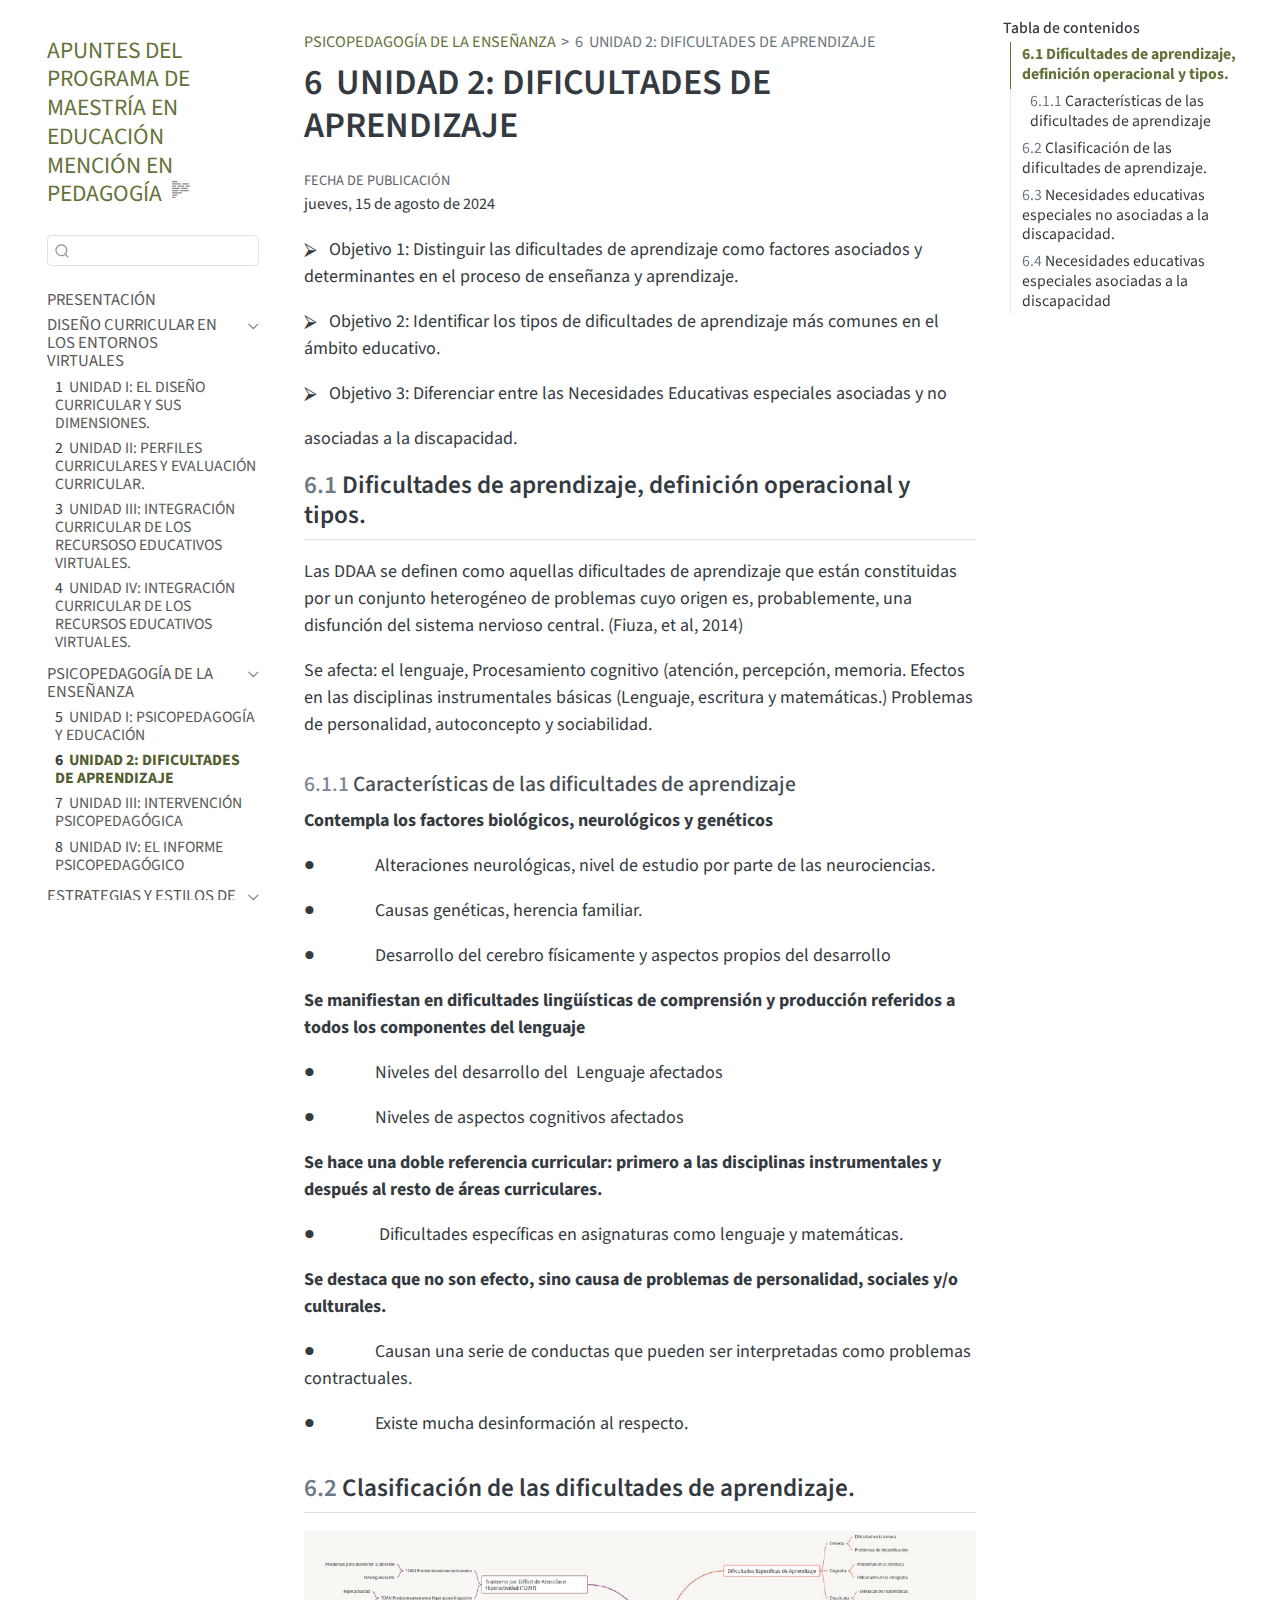
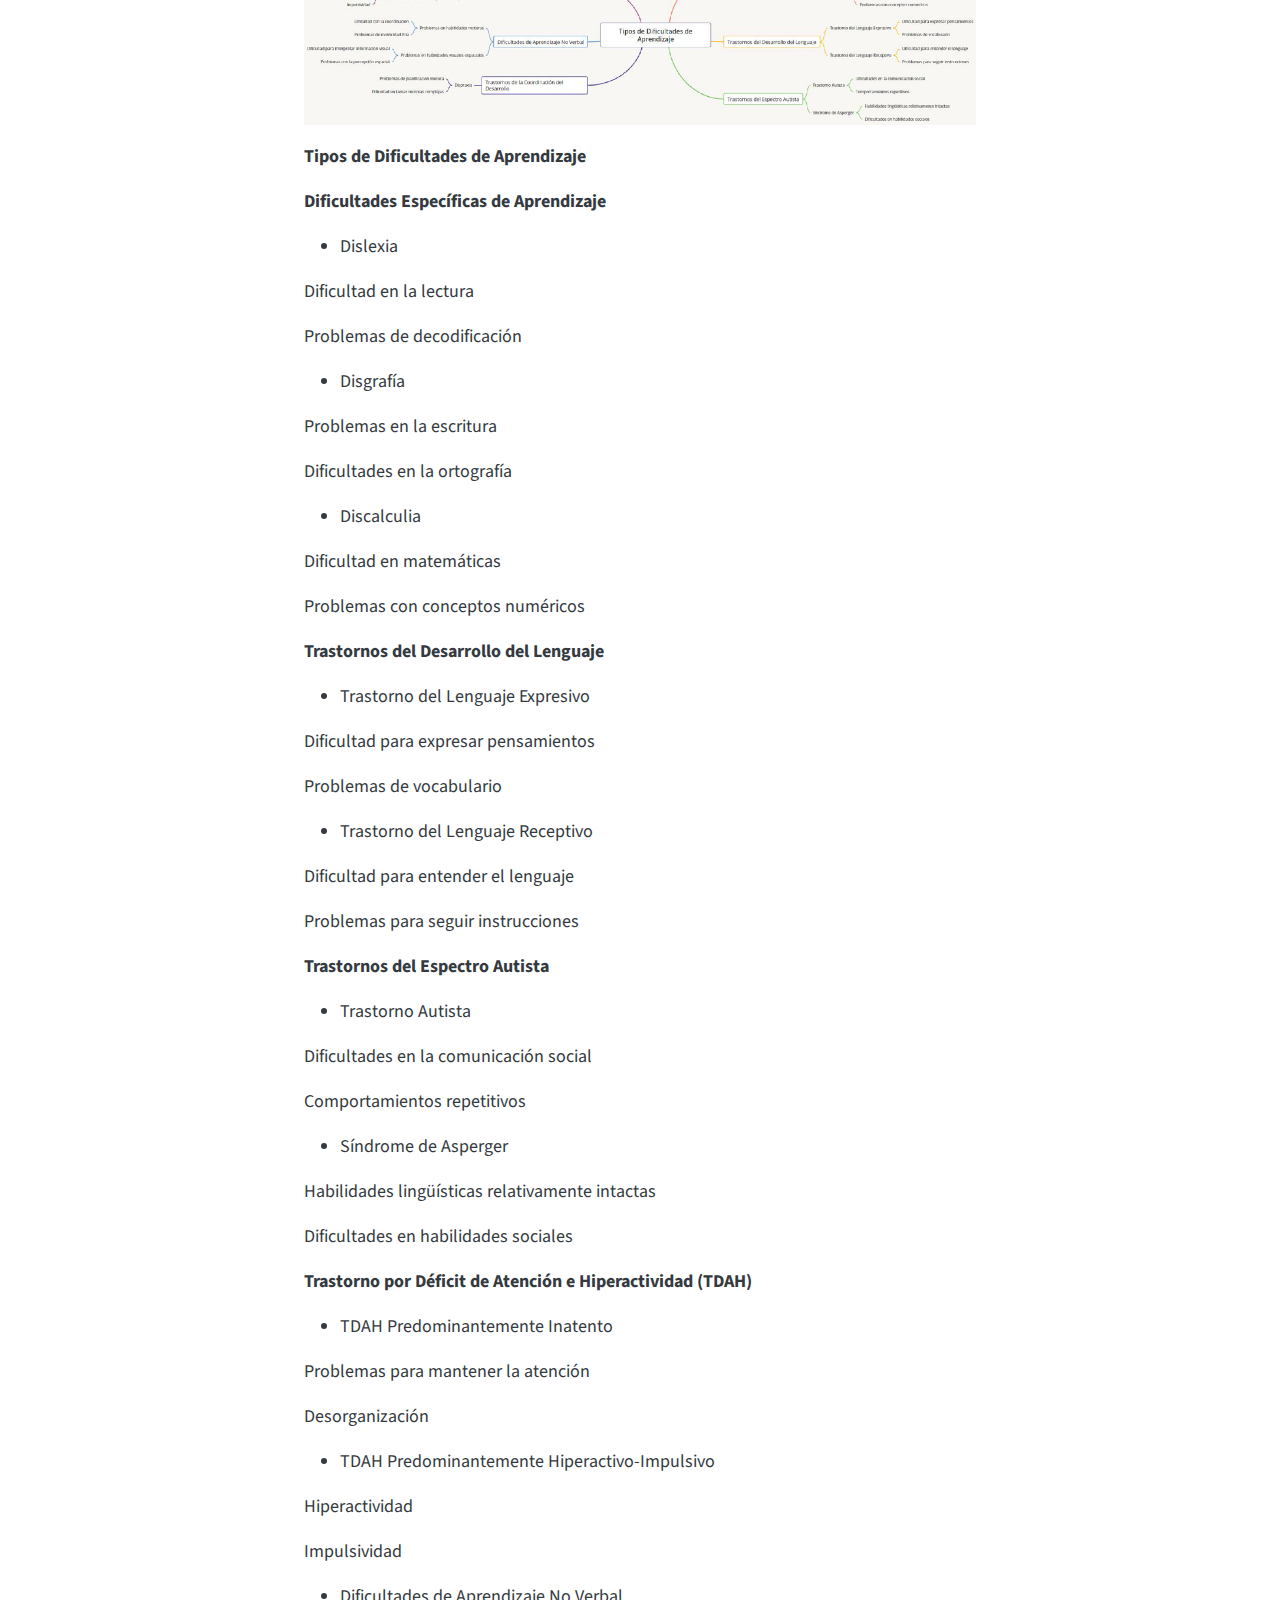
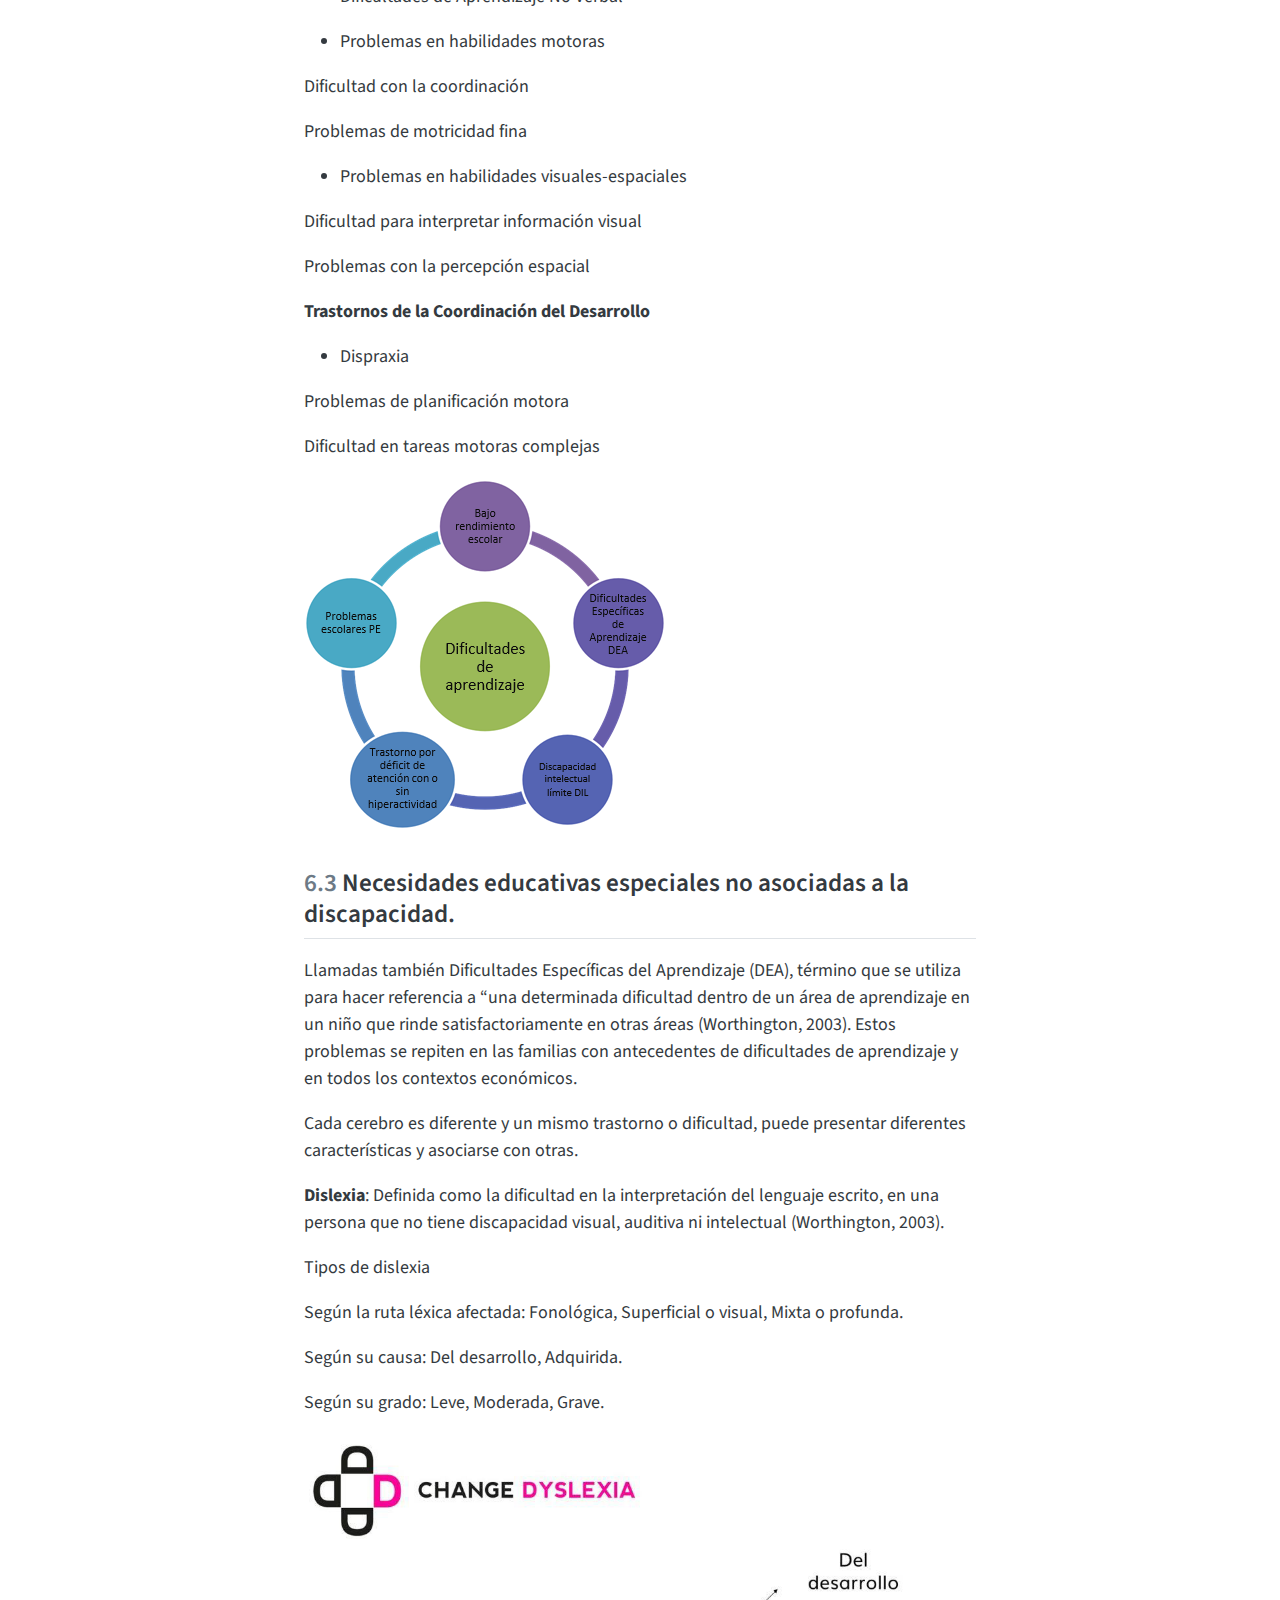
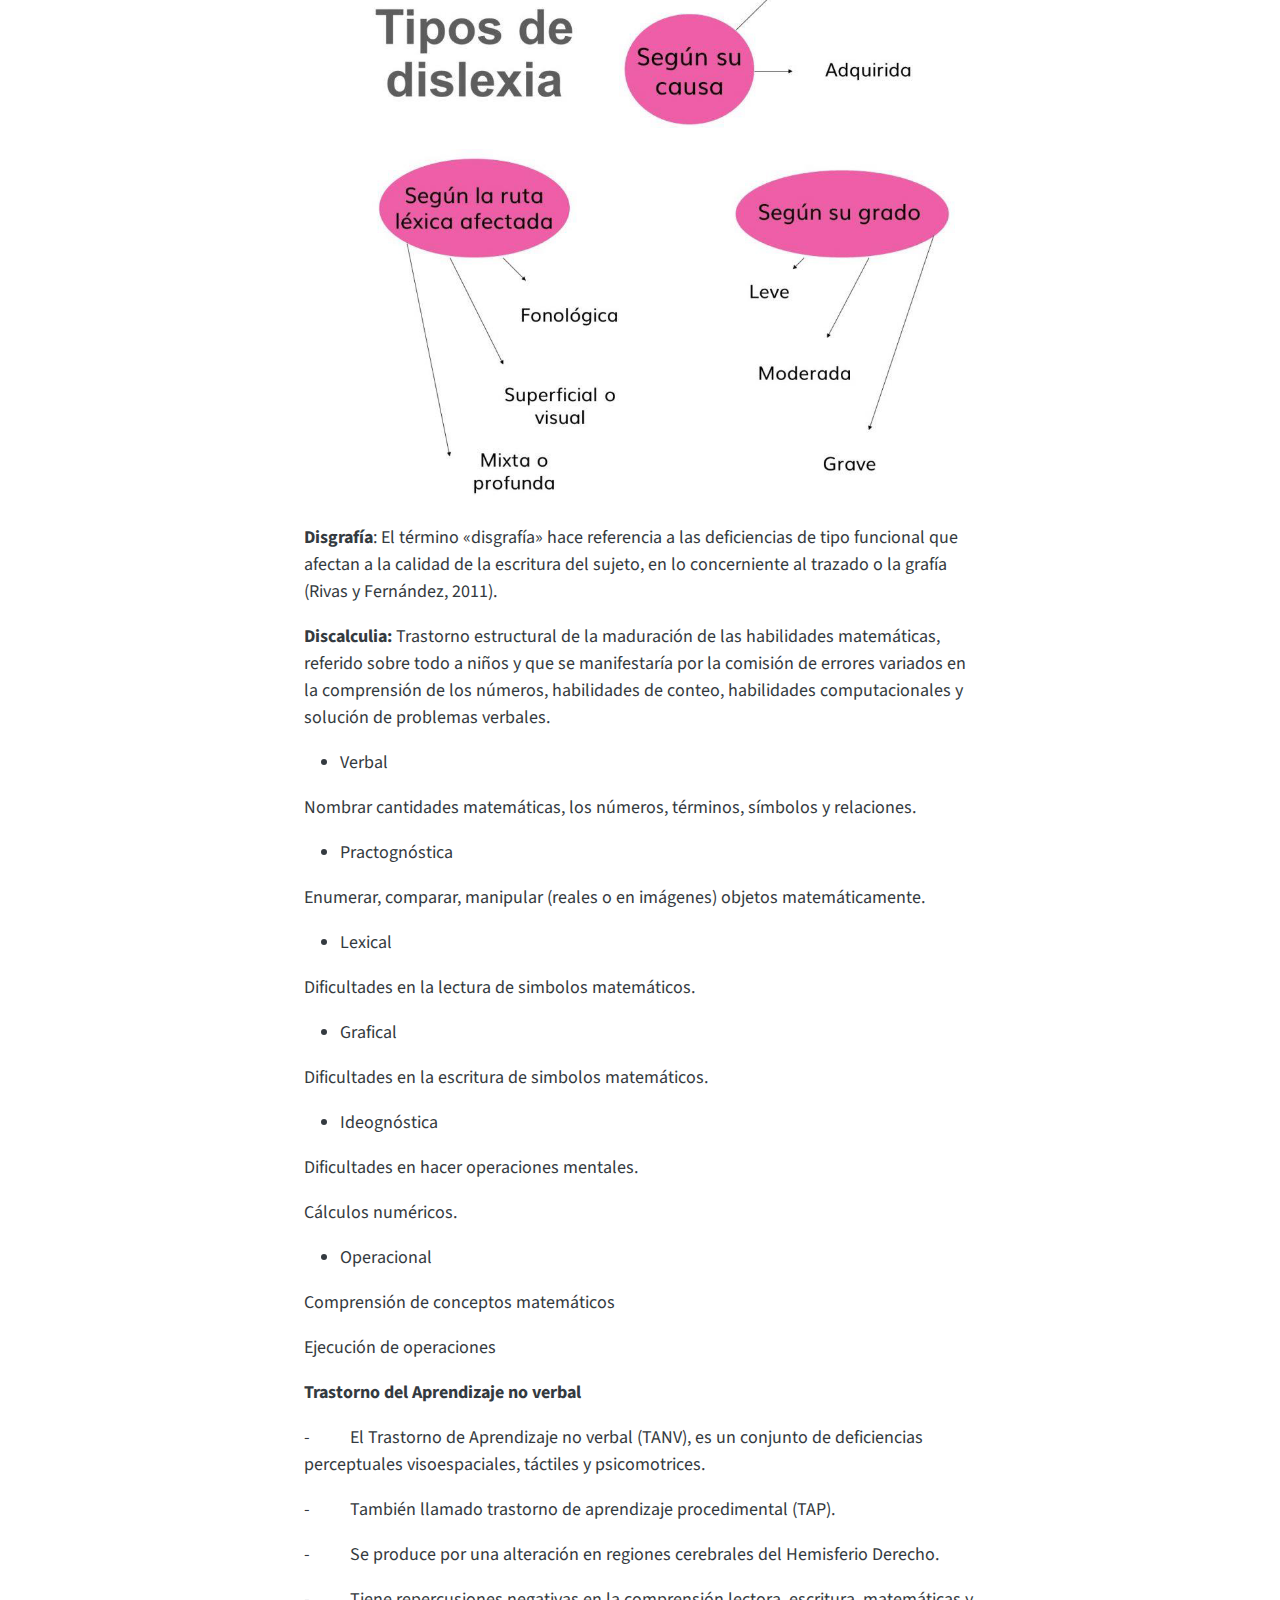
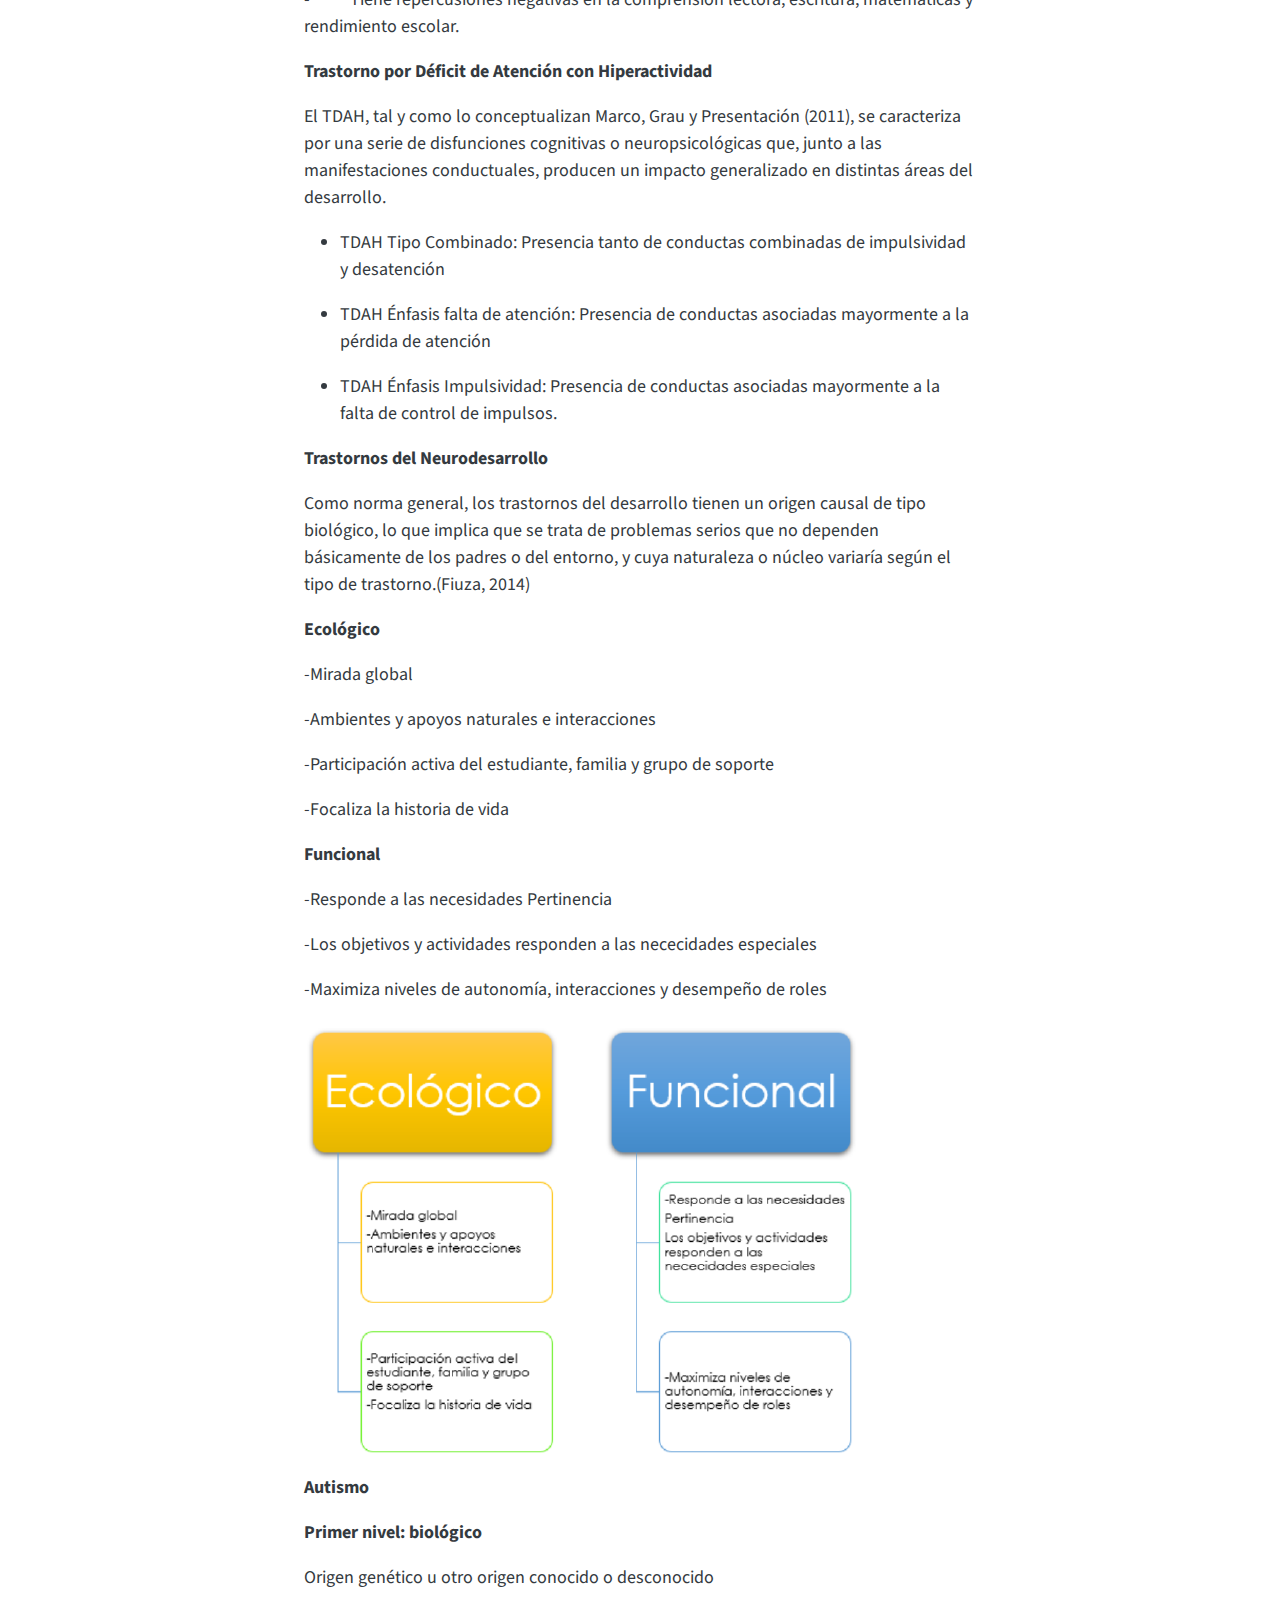
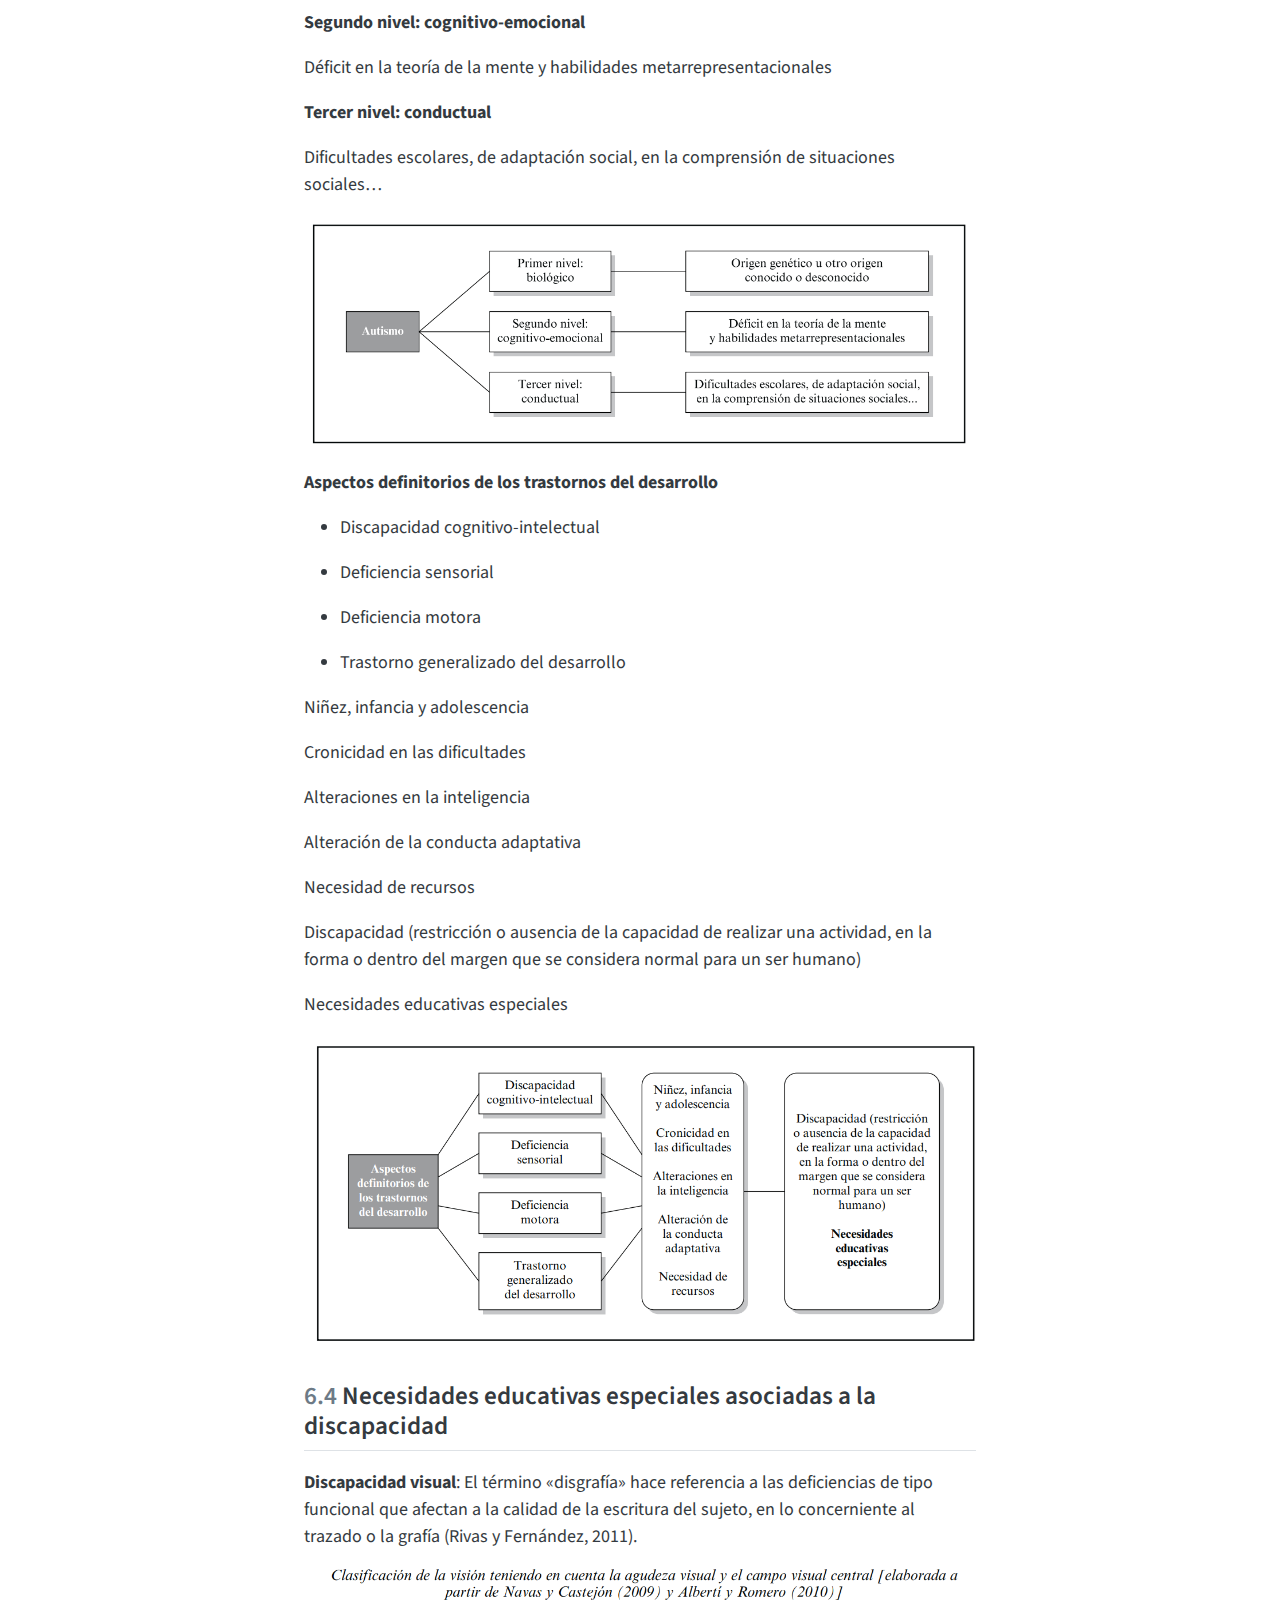
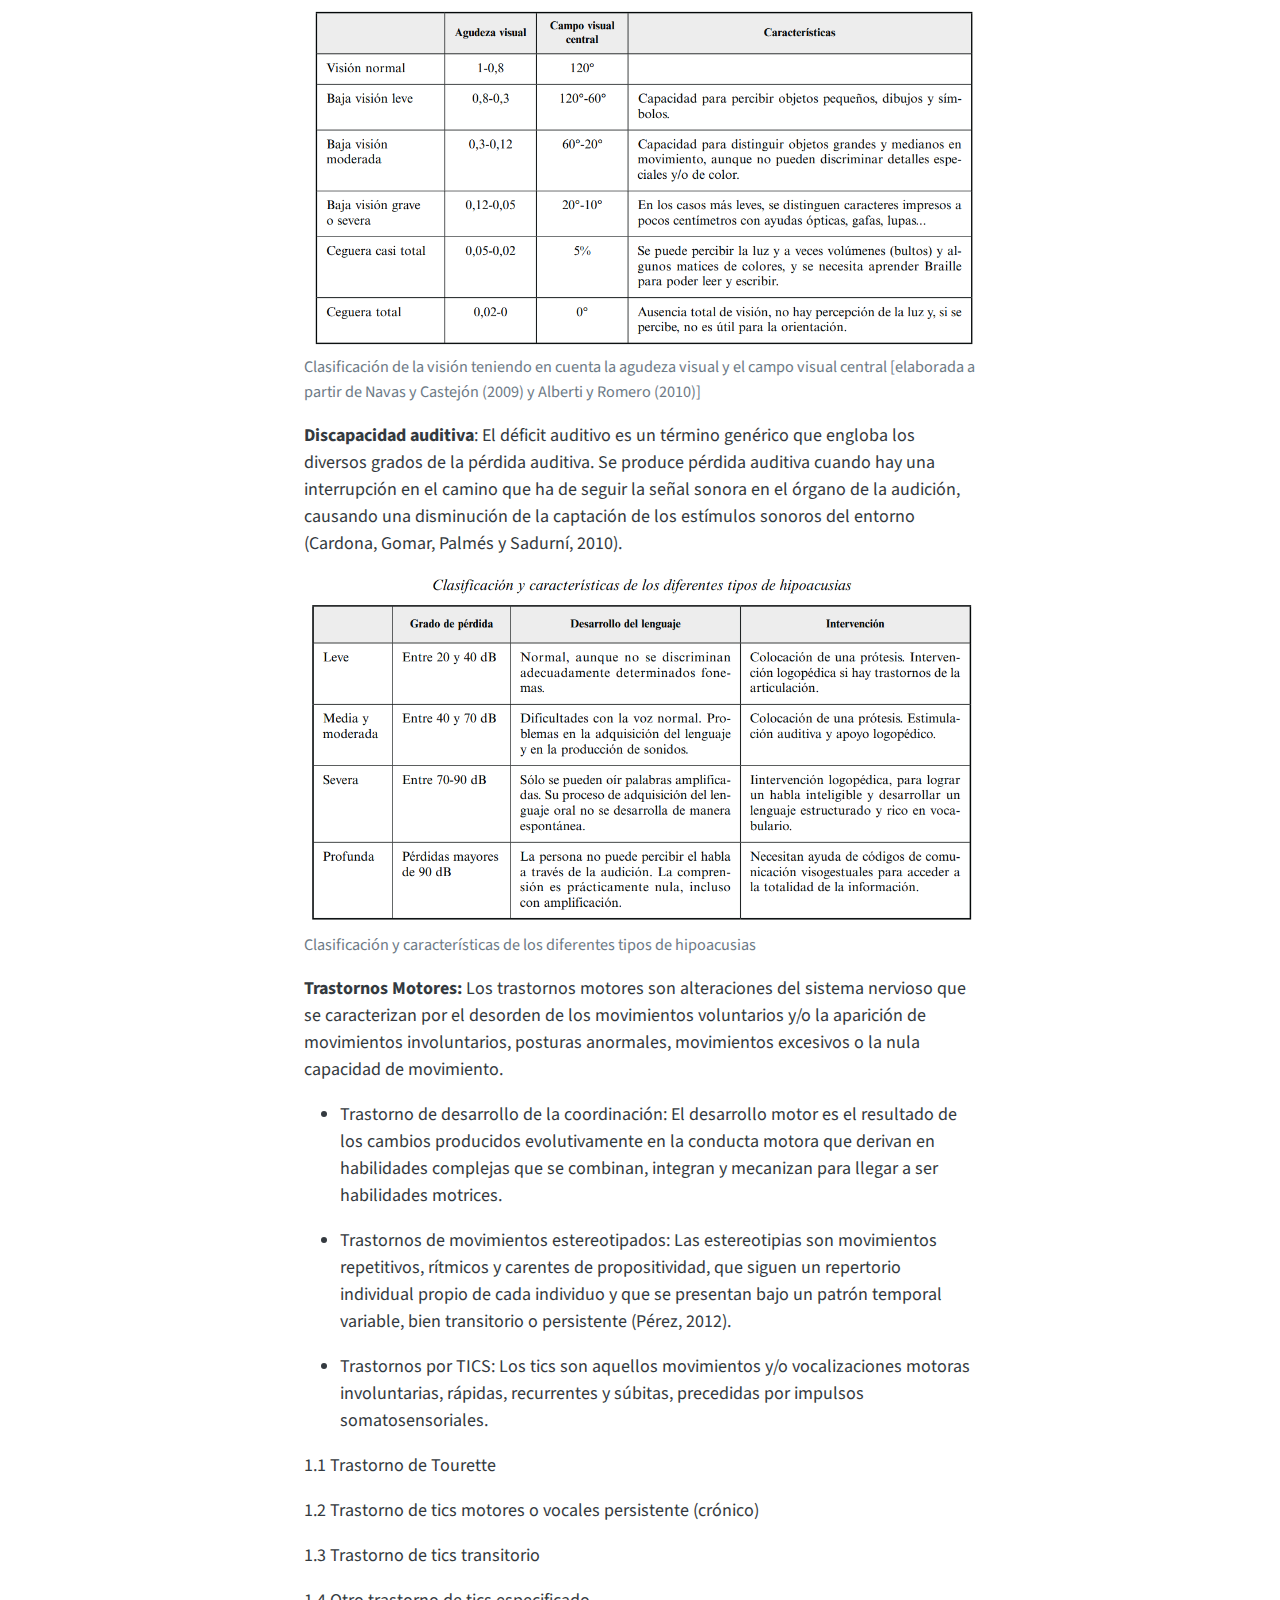
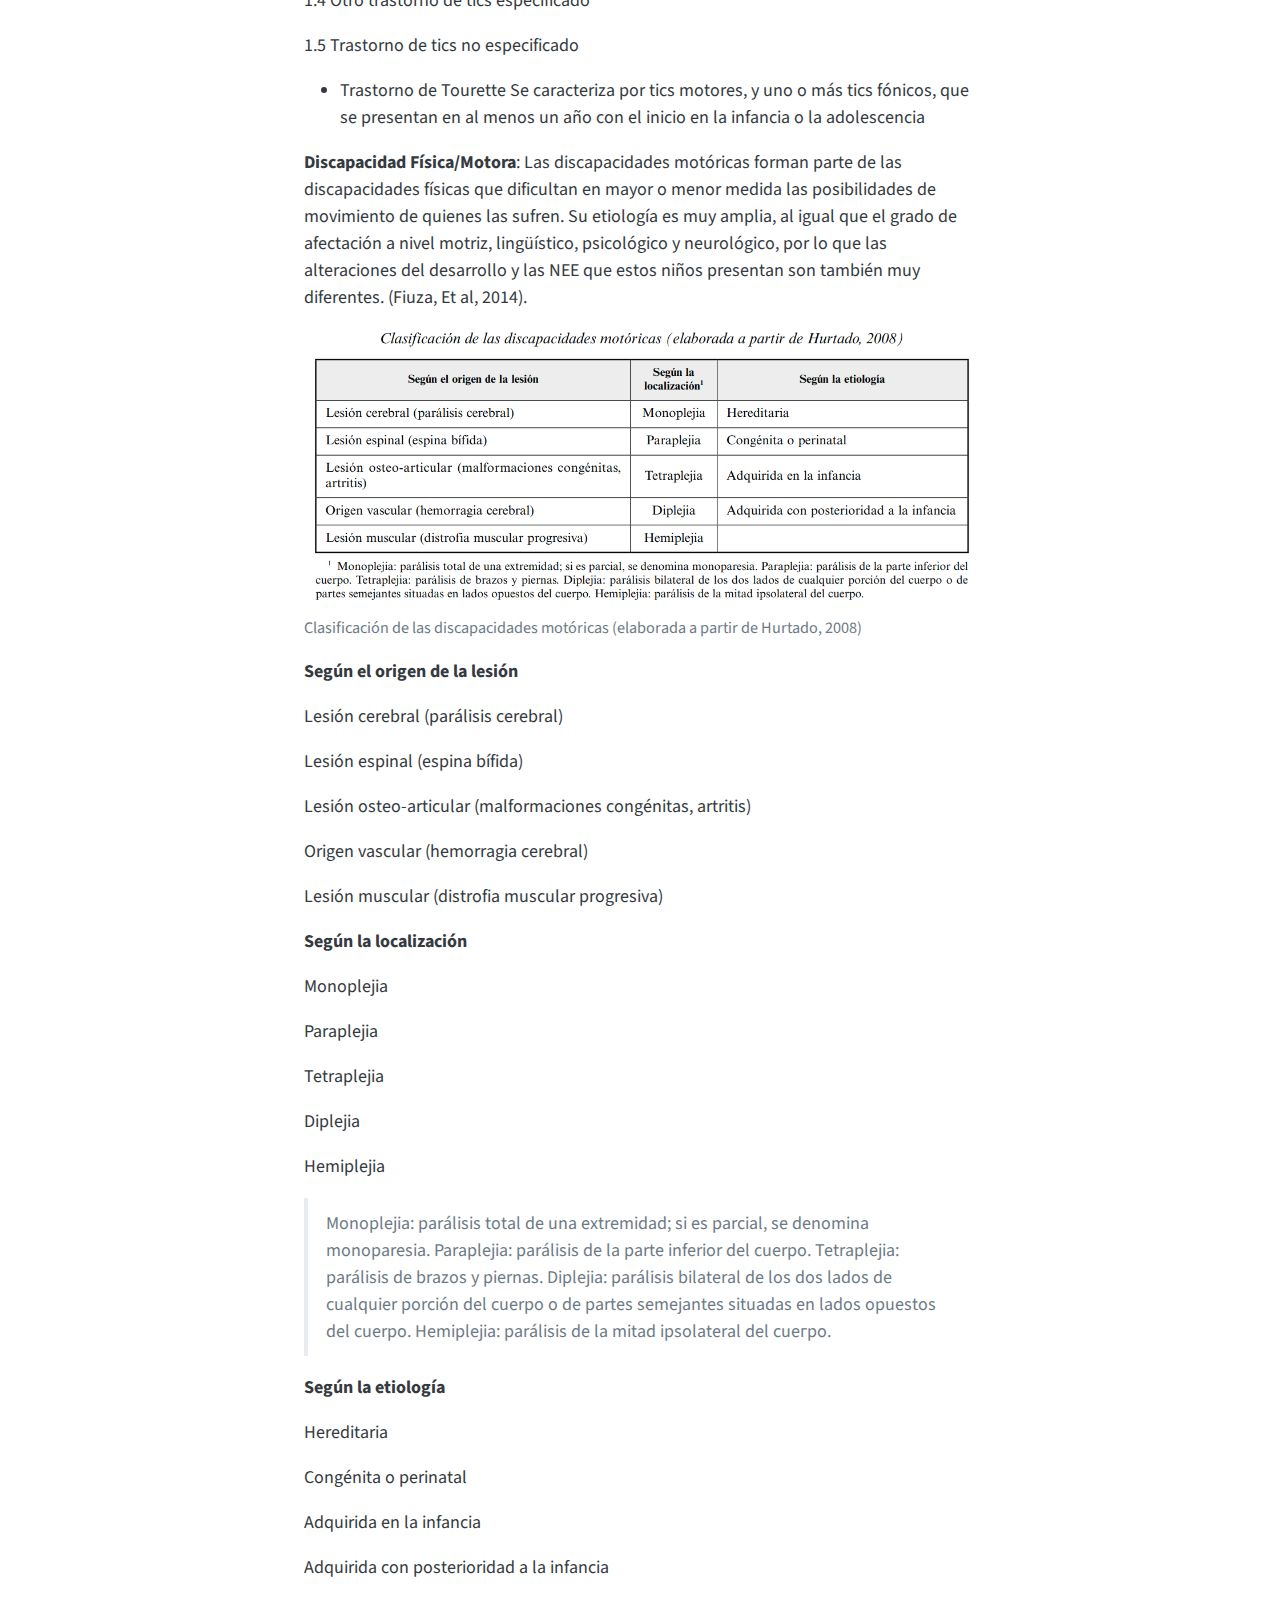
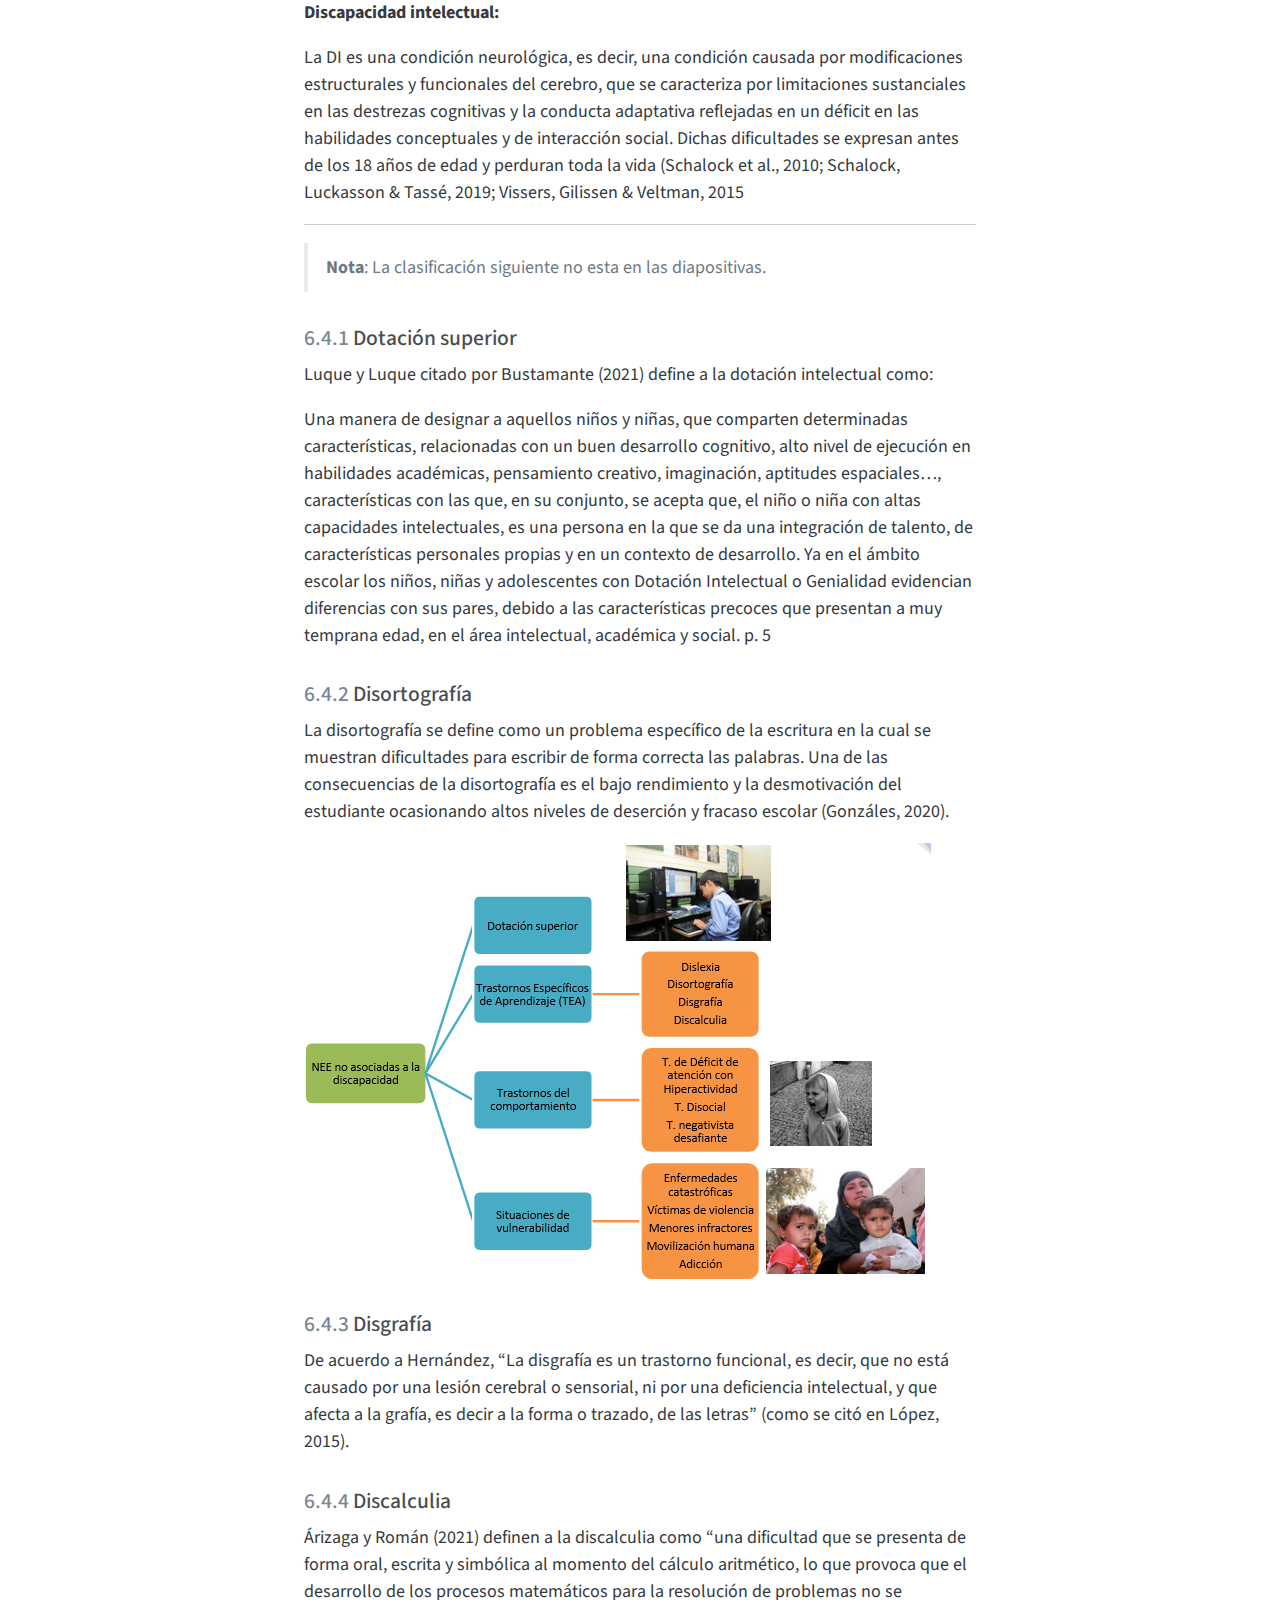
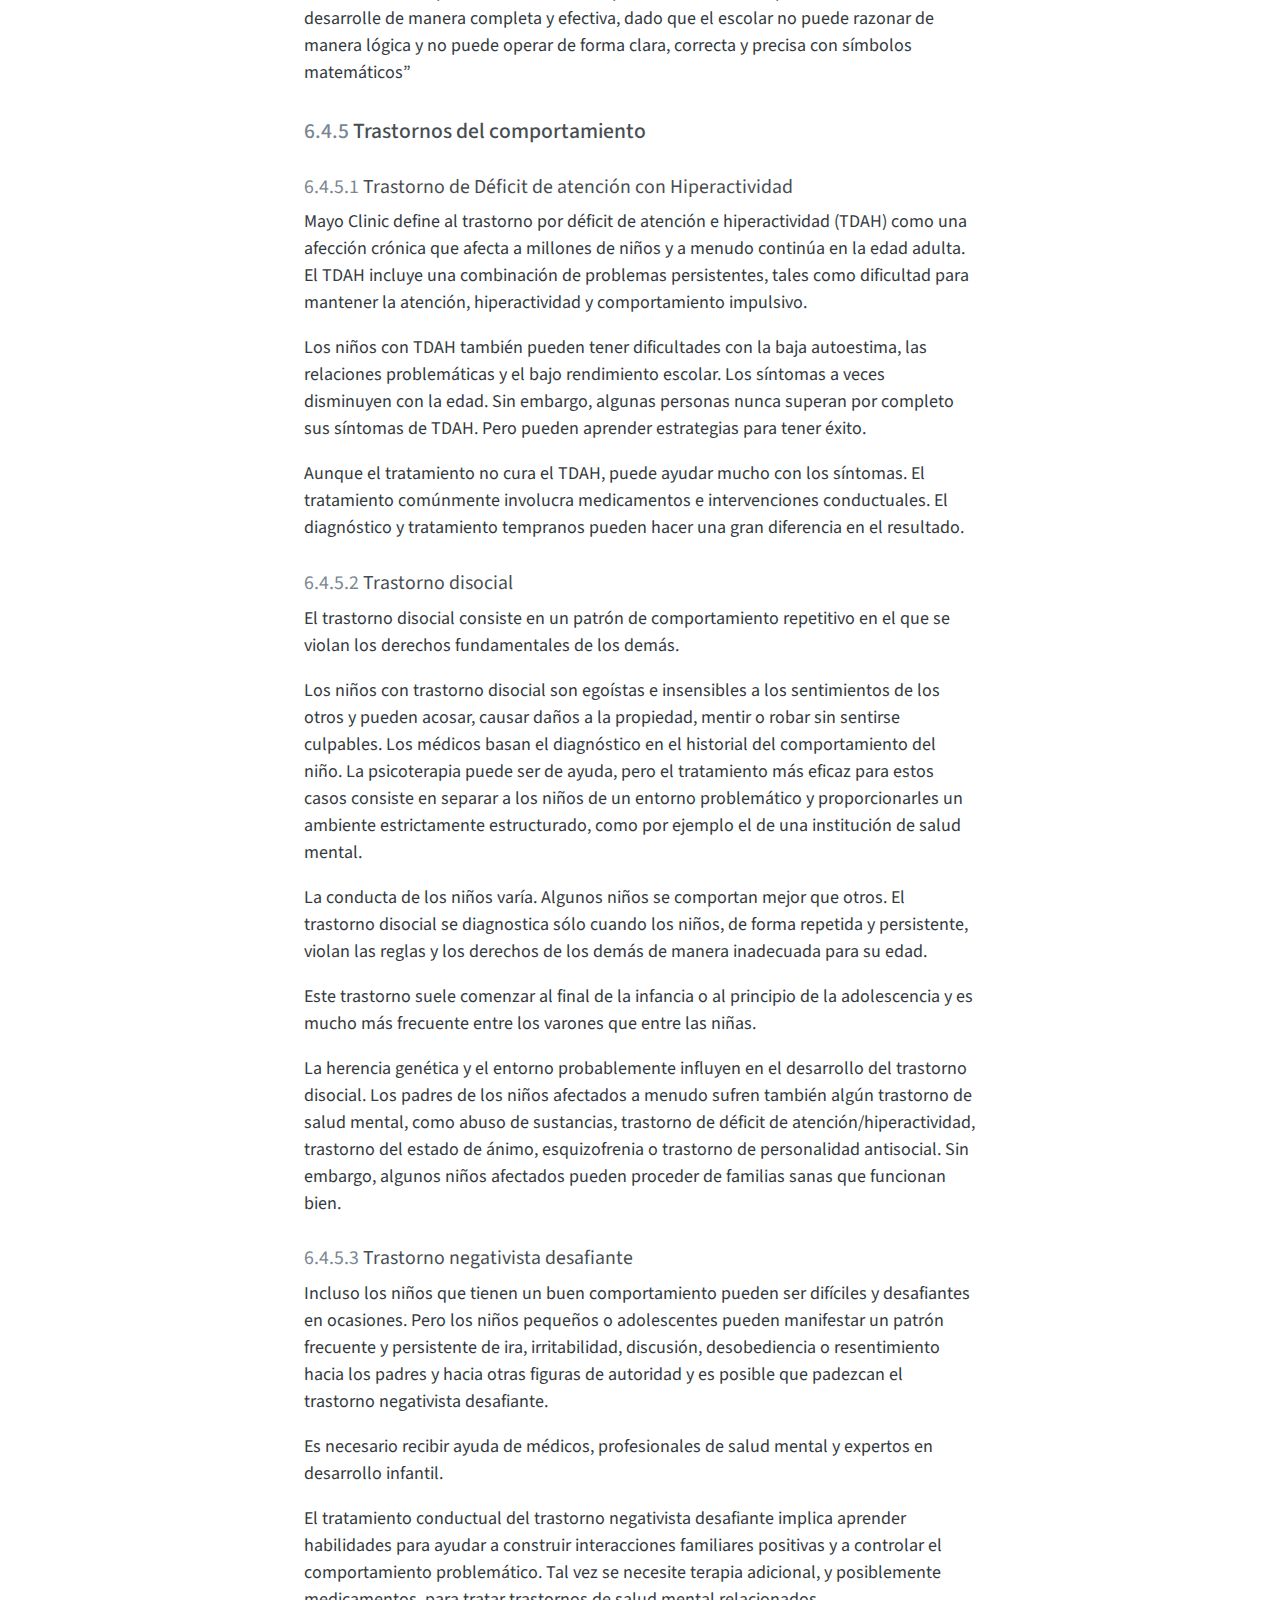
<file: a-02.html>
<!DOCTYPE html>
<html xmlns="http://www.w3.org/1999/xhtml" lang="es" xml:lang="es"><head>

<meta charset="utf-8">
<meta name="generator" content="quarto-1.5.53">

<meta name="viewport" content="width=device-width, initial-scale=1.0, user-scalable=yes">

<meta name="author" content="Marcelo Amores">

<title>6&nbsp; UNIDAD 2: DIFICULTADES DE APRENDIZAJE – APUNTES DEL PROGRAMA DE MAESTRÍA EN EDUCACIÓN MENCIÓN EN PEDAGOGÍA</title>
<style>
code{white-space: pre-wrap;}
span.smallcaps{font-variant: small-caps;}
div.columns{display: flex; gap: min(4vw, 1.5em);}
div.column{flex: auto; overflow-x: auto;}
div.hanging-indent{margin-left: 1.5em; text-indent: -1.5em;}
ul.task-list{list-style: none;}
ul.task-list li input[type="checkbox"] {
  width: 0.8em;
  margin: 0 0.8em 0.2em -1em; /* quarto-specific, see https://github.com/quarto-dev/quarto-cli/issues/4556 */ 
  vertical-align: middle;
}
</style>


<script src="site_libs/quarto-nav/quarto-nav.js"></script>
<script src="site_libs/quarto-nav/headroom.min.js"></script>
<script src="site_libs/clipboard/clipboard.min.js"></script>
<script src="site_libs/quarto-search/autocomplete.umd.js"></script>
<script src="site_libs/quarto-search/fuse.min.js"></script>
<script src="site_libs/quarto-search/quarto-search.js"></script>
<meta name="quarto:offset" content="./">
<link href="./a-03.html" rel="next">
<link href="./a-01.html" rel="prev">
<link href="./images/cover1.jpg" rel="icon" type="image/jpeg">
<script src="site_libs/quarto-html/quarto.js"></script>
<script src="site_libs/quarto-html/popper.min.js"></script>
<script src="site_libs/quarto-html/tippy.umd.min.js"></script>
<script src="site_libs/quarto-html/anchor.min.js"></script>
<link href="site_libs/quarto-html/tippy.css" rel="stylesheet">
<link href="site_libs/quarto-html/quarto-syntax-highlighting.css" rel="stylesheet" id="quarto-text-highlighting-styles">
<script src="site_libs/bootstrap/bootstrap.min.js"></script>
<link href="site_libs/bootstrap/bootstrap-icons.css" rel="stylesheet">
<link href="site_libs/bootstrap/bootstrap.min.css" rel="stylesheet" id="quarto-bootstrap" data-mode="light">
<script id="quarto-search-options" type="application/json">{
  "location": "sidebar",
  "copy-button": false,
  "collapse-after": 3,
  "panel-placement": "start",
  "type": "textbox",
  "limit": 50,
  "keyboard-shortcut": [
    "f",
    "/",
    "s"
  ],
  "show-item-context": false,
  "language": {
    "search-no-results-text": "Sin resultados",
    "search-matching-documents-text": "documentos encontrados",
    "search-copy-link-title": "Copiar el enlace en la búsqueda",
    "search-hide-matches-text": "Ocultar resultados adicionales",
    "search-more-match-text": "resultado adicional en este documento",
    "search-more-matches-text": "resultados adicionales en este documento",
    "search-clear-button-title": "Borrar",
    "search-text-placeholder": "",
    "search-detached-cancel-button-title": "Cancelar",
    "search-submit-button-title": "Enviar",
    "search-label": "Buscar"
  }
}</script>
<script defer="" data-domain="r4ds.hadley.nz" src="https://plausible.io/js/plausible.js"></script>


</head>

<body class="nav-sidebar floating">

<div id="quarto-search-results"></div>
  <header id="quarto-header" class="headroom fixed-top">
  <nav class="quarto-secondary-nav">
    <div class="container-fluid d-flex">
      <button type="button" class="quarto-btn-toggle btn" data-bs-toggle="collapse" role="button" data-bs-target=".quarto-sidebar-collapse-item" aria-controls="quarto-sidebar" aria-expanded="false" aria-label="Alternar barra lateral" onclick="if (window.quartoToggleHeadroom) { window.quartoToggleHeadroom(); }">
        <i class="bi bi-layout-text-sidebar-reverse"></i>
      </button>
        <nav class="quarto-page-breadcrumbs" aria-label="breadcrumb"><ol class="breadcrumb"><li class="breadcrumb-item"><a href="./a-01.html">PSICOPEDAGOGÍA DE LA ENSEÑANZA</a></li><li class="breadcrumb-item"><a href="./a-02.html"><span class="chapter-number">6</span>&nbsp; <span class="chapter-title">UNIDAD 2: DIFICULTADES DE APRENDIZAJE</span></a></li></ol></nav>
        <a class="flex-grow-1" role="navigation" data-bs-toggle="collapse" data-bs-target=".quarto-sidebar-collapse-item" aria-controls="quarto-sidebar" aria-expanded="false" aria-label="Alternar barra lateral" onclick="if (window.quartoToggleHeadroom) { window.quartoToggleHeadroom(); }">      
        </a>
      <button type="button" class="btn quarto-search-button" aria-label="Buscar" onclick="window.quartoOpenSearch();">
        <i class="bi bi-search"></i>
      </button>
    </div>
  </nav>
</header>
<!-- content -->
<div id="quarto-content" class="quarto-container page-columns page-rows-contents page-layout-article">
<!-- sidebar -->
  <nav id="quarto-sidebar" class="sidebar collapse collapse-horizontal quarto-sidebar-collapse-item sidebar-navigation floating overflow-auto">
    <div class="pt-lg-2 mt-2 text-left sidebar-header">
    <div class="sidebar-title mb-0 py-0">
      <a href="./">APUNTES DEL PROGRAMA DE MAESTRÍA EN EDUCACIÓN MENCIÓN EN PEDAGOGÍA</a> 
        <div class="sidebar-tools-main">
  <a href="" class="quarto-reader-toggle quarto-navigation-tool px-1" onclick="window.quartoToggleReader(); return false;" title="Alternar modo lector">
  <div class="quarto-reader-toggle-btn">
  <i class="bi"></i>
  </div>
</a>
</div>
    </div>
      </div>
        <div class="mt-2 flex-shrink-0 align-items-center">
        <div class="sidebar-search">
        <div id="quarto-search" class="" title="Buscar"></div>
        </div>
        </div>
    <div class="sidebar-menu-container"> 
    <ul class="list-unstyled mt-1">
        <li class="sidebar-item">
  <div class="sidebar-item-container"> 
  <a href="./index.html" class="sidebar-item-text sidebar-link">
 <span class="menu-text">PRESENTACIÓN</span></a>
  </div>
</li>
        <li class="sidebar-item sidebar-item-section">
      <div class="sidebar-item-container"> 
            <a class="sidebar-item-text sidebar-link text-start" data-bs-toggle="collapse" data-bs-target="#quarto-sidebar-section-1" role="navigation" aria-expanded="true">
 <span class="menu-text">DISEÑO CURRICULAR EN LOS ENTORNOS VIRTUALES</span></a>
          <a class="sidebar-item-toggle text-start" data-bs-toggle="collapse" data-bs-target="#quarto-sidebar-section-1" role="navigation" aria-expanded="true" aria-label="Alternar sección">
            <i class="bi bi-chevron-right ms-2"></i>
          </a> 
      </div>
      <ul id="quarto-sidebar-section-1" class="collapse list-unstyled sidebar-section depth1 show">  
          <li class="sidebar-item">
  <div class="sidebar-item-container"> 
  <a href="./c-01.html" class="sidebar-item-text sidebar-link">
 <span class="menu-text"><span class="chapter-number">1</span>&nbsp; <span class="chapter-title">UNIDAD I: EL DISEÑO CURRICULAR Y SUS DIMENSIONES.</span></span></a>
  </div>
</li>
          <li class="sidebar-item">
  <div class="sidebar-item-container"> 
  <a href="./c-02.html" class="sidebar-item-text sidebar-link">
 <span class="menu-text"><span class="chapter-number">2</span>&nbsp; <span class="chapter-title">UNIDAD II: PERFILES CURRICULARES Y EVALUACIÓN CURRICULAR.</span></span></a>
  </div>
</li>
          <li class="sidebar-item">
  <div class="sidebar-item-container"> 
  <a href="./c-03.html" class="sidebar-item-text sidebar-link">
 <span class="menu-text"><span class="chapter-number">3</span>&nbsp; <span class="chapter-title">UNIDAD III: INTEGRACIÓN CURRICULAR DE LOS RECURSOSO EDUCATIVOS VIRTUALES.</span></span></a>
  </div>
</li>
          <li class="sidebar-item">
  <div class="sidebar-item-container"> 
  <a href="./c-04.html" class="sidebar-item-text sidebar-link">
 <span class="menu-text"><span class="chapter-number">4</span>&nbsp; <span class="chapter-title">UNIDAD IV: INTEGRACIÓN CURRICULAR DE LOS RECURSOS EDUCATIVOS VIRTUALES.</span></span></a>
  </div>
</li>
      </ul>
  </li>
        <li class="sidebar-item sidebar-item-section">
      <div class="sidebar-item-container"> 
            <a class="sidebar-item-text sidebar-link text-start" data-bs-toggle="collapse" data-bs-target="#quarto-sidebar-section-2" role="navigation" aria-expanded="true">
 <span class="menu-text">PSICOPEDAGOGÍA DE LA ENSEÑANZA</span></a>
          <a class="sidebar-item-toggle text-start" data-bs-toggle="collapse" data-bs-target="#quarto-sidebar-section-2" role="navigation" aria-expanded="true" aria-label="Alternar sección">
            <i class="bi bi-chevron-right ms-2"></i>
          </a> 
      </div>
      <ul id="quarto-sidebar-section-2" class="collapse list-unstyled sidebar-section depth1 show">  
          <li class="sidebar-item">
  <div class="sidebar-item-container"> 
  <a href="./a-01.html" class="sidebar-item-text sidebar-link">
 <span class="menu-text"><span class="chapter-number">5</span>&nbsp; <span class="chapter-title">UNIDAD I: PSICOPEDAGOGÍA Y EDUCACIÓN</span></span></a>
  </div>
</li>
          <li class="sidebar-item">
  <div class="sidebar-item-container"> 
  <a href="./a-02.html" class="sidebar-item-text sidebar-link active">
 <span class="menu-text"><span class="chapter-number">6</span>&nbsp; <span class="chapter-title">UNIDAD 2: DIFICULTADES DE APRENDIZAJE</span></span></a>
  </div>
</li>
          <li class="sidebar-item">
  <div class="sidebar-item-container"> 
  <a href="./a-03.html" class="sidebar-item-text sidebar-link">
 <span class="menu-text"><span class="chapter-number">7</span>&nbsp; <span class="chapter-title">UNIDAD III: INTERVENCIÓN PSICOPEDAGÓGICA</span></span></a>
  </div>
</li>
          <li class="sidebar-item">
  <div class="sidebar-item-container"> 
  <a href="./a-04.html" class="sidebar-item-text sidebar-link">
 <span class="menu-text"><span class="chapter-number">8</span>&nbsp; <span class="chapter-title">UNIDAD IV: EL INFORME PSICOPEDAGÓGICO</span></span></a>
  </div>
</li>
      </ul>
  </li>
        <li class="sidebar-item sidebar-item-section">
      <div class="sidebar-item-container"> 
            <a class="sidebar-item-text sidebar-link text-start" data-bs-toggle="collapse" data-bs-target="#quarto-sidebar-section-3" role="navigation" aria-expanded="true">
 <span class="menu-text">ESTRATEGIAS Y ESTILOS DE APRENDIZAJE</span></a>
          <a class="sidebar-item-toggle text-start" data-bs-toggle="collapse" data-bs-target="#quarto-sidebar-section-3" role="navigation" aria-expanded="true" aria-label="Alternar sección">
            <i class="bi bi-chevron-right ms-2"></i>
          </a> 
      </div>
      <ul id="quarto-sidebar-section-3" class="collapse list-unstyled sidebar-section depth1 show">  
          <li class="sidebar-item">
  <div class="sidebar-item-container"> 
  <a href="./b-01.html" class="sidebar-item-text sidebar-link">
 <span class="menu-text"><span class="chapter-number">9</span>&nbsp; <span class="chapter-title">UNIDAD I: INTELIGENCIA E INTELIGENCIAS MÚLTIPLES.</span></span></a>
  </div>
</li>
          <li class="sidebar-item">
  <div class="sidebar-item-container"> 
  <a href="./b-02.html" class="sidebar-item-text sidebar-link">
 <span class="menu-text"><span class="chapter-number">10</span>&nbsp; <span class="chapter-title">UNIDAD II: ESTRATEGIA Y ESTILOS DE APRENDIZAJE.</span></span></a>
  </div>
</li>
          <li class="sidebar-item">
  <div class="sidebar-item-container"> 
  <a href="./b-03.html" class="sidebar-item-text sidebar-link">
 <span class="menu-text"><span class="chapter-number">11</span>&nbsp; <span class="chapter-title">UNIDAD III: CREATIVIDAD EN LA EDUCACIÓN.</span></span></a>
  </div>
</li>
          <li class="sidebar-item">
  <div class="sidebar-item-container"> 
  <a href="./b-04.html" class="sidebar-item-text sidebar-link">
 <span class="menu-text"><span class="chapter-number">12</span>&nbsp; <span class="chapter-title">UNIDAD IV: EL APRENDIZAJE COLABORATIVO.</span></span></a>
  </div>
</li>
      </ul>
  </li>
    </ul>
    </div>
</nav>
<div id="quarto-sidebar-glass" class="quarto-sidebar-collapse-item" data-bs-toggle="collapse" data-bs-target=".quarto-sidebar-collapse-item"></div>
<!-- margin-sidebar -->
    <div id="quarto-margin-sidebar" class="sidebar margin-sidebar">
        <nav id="TOC" role="doc-toc" class="toc-active">
    <h2 id="toc-title">Tabla de contenidos</h2>
   
  <ul>
  <li><a href="#dificultades-de-aprendizaje-definición-operacional-y-tipos." id="toc-dificultades-de-aprendizaje-definición-operacional-y-tipos." class="nav-link active" data-scroll-target="#dificultades-de-aprendizaje-definición-operacional-y-tipos."><span class="header-section-number">6.1</span> Dificultades de aprendizaje, definición operacional y tipos.</a>
  <ul class="collapse">
  <li><a href="#características-de-las-dificultades-de-aprendizaje" id="toc-características-de-las-dificultades-de-aprendizaje" class="nav-link" data-scroll-target="#características-de-las-dificultades-de-aprendizaje"><span class="header-section-number">6.1.1</span> Características de las dificultades de aprendizaje</a></li>
  </ul></li>
  <li><a href="#clasificación-de-las-dificultades-de-aprendizaje." id="toc-clasificación-de-las-dificultades-de-aprendizaje." class="nav-link" data-scroll-target="#clasificación-de-las-dificultades-de-aprendizaje."><span class="header-section-number">6.2</span> Clasificación de las dificultades de aprendizaje.</a></li>
  <li><a href="#necesidades-educativas-especiales-no-asociadas-a-la-discapacidad." id="toc-necesidades-educativas-especiales-no-asociadas-a-la-discapacidad." class="nav-link" data-scroll-target="#necesidades-educativas-especiales-no-asociadas-a-la-discapacidad."><span class="header-section-number">6.3</span> Necesidades educativas especiales no asociadas a la discapacidad.</a></li>
  <li><a href="#necesidades-educativas-especiales-asociadas-a-la-discapacidad" id="toc-necesidades-educativas-especiales-asociadas-a-la-discapacidad" class="nav-link" data-scroll-target="#necesidades-educativas-especiales-asociadas-a-la-discapacidad"><span class="header-section-number">6.4</span> Necesidades educativas especiales asociadas a la discapacidad</a>
  <ul class="collapse">
  <li><a href="#dotación-superior" id="toc-dotación-superior" class="nav-link" data-scroll-target="#dotación-superior"><span class="header-section-number">6.4.1</span> Dotación superior</a></li>
  <li><a href="#disortografía" id="toc-disortografía" class="nav-link" data-scroll-target="#disortografía"><span class="header-section-number">6.4.2</span> Disortografía</a></li>
  <li><a href="#disgrafía" id="toc-disgrafía" class="nav-link" data-scroll-target="#disgrafía"><span class="header-section-number">6.4.3</span> Disgrafía</a></li>
  <li><a href="#discalculia" id="toc-discalculia" class="nav-link" data-scroll-target="#discalculia"><span class="header-section-number">6.4.4</span> Discalculia</a></li>
  <li><a href="#trastornos-del-comportamiento" id="toc-trastornos-del-comportamiento" class="nav-link" data-scroll-target="#trastornos-del-comportamiento"><span class="header-section-number">6.4.5</span> Trastornos del comportamiento</a></li>
  </ul></li>
  </ul>
</nav>
    </div>
<!-- main -->
<main class="content" id="quarto-document-content">

<header id="title-block-header" class="quarto-title-block default"><nav class="quarto-page-breadcrumbs quarto-title-breadcrumbs d-none d-lg-block" aria-label="breadcrumb"><ol class="breadcrumb"><li class="breadcrumb-item"><a href="./a-01.html">PSICOPEDAGOGÍA DE LA ENSEÑANZA</a></li><li class="breadcrumb-item"><a href="./a-02.html"><span class="chapter-number">6</span>&nbsp; <span class="chapter-title">UNIDAD 2: DIFICULTADES DE APRENDIZAJE</span></a></li></ol></nav>
<div class="quarto-title">
<h1 class="title"><span class="chapter-number">6</span>&nbsp; <span class="chapter-title">UNIDAD 2: DIFICULTADES DE APRENDIZAJE</span></h1>
</div>



<div class="quarto-title-meta">

    
    <div>
    <div class="quarto-title-meta-heading">Fecha de publicación</div>
    <div class="quarto-title-meta-contents">
      <p class="date">jueves, 15 de agosto de 2024</p>
    </div>
  </div>
  
    
  </div>
  


</header>


<p>⮚&nbsp;&nbsp; Objetivo 1: Distinguir las dificultades de aprendizaje como factores asociados y determinantes en el proceso de enseñanza y aprendizaje.</p>
<p>⮚&nbsp;&nbsp; Objetivo 2: Identificar los tipos de dificultades de aprendizaje más comunes en el ámbito educativo.</p>
<p>⮚&nbsp;&nbsp; Objetivo 3: Diferenciar entre las Necesidades Educativas especiales asociadas y no</p>
<p>asociadas a la discapacidad.</p>
<section id="dificultades-de-aprendizaje-definición-operacional-y-tipos." class="level2" data-number="6.1">
<h2 data-number="6.1" class="anchored" data-anchor-id="dificultades-de-aprendizaje-definición-operacional-y-tipos."><span class="header-section-number">6.1</span> Dificultades de aprendizaje, definición operacional y tipos.</h2>
<p>Las DDAA se definen como aquellas dificultades de aprendizaje que están constituidas por un conjunto heterogéneo de problemas cuyo origen es, probablemente, una disfunción del sistema nervioso central. (Fiuza, et al, 2014)</p>
<p>Se afecta: el lenguaje, Procesamiento cognitivo (atención, percepción, memoria. Efectos en las disciplinas instrumentales básicas (Lenguaje, escritura y matemáticas.) Problemas de personalidad, autoconcepto y sociabilidad.</p>
<section id="características-de-las-dificultades-de-aprendizaje" class="level3" data-number="6.1.1">
<h3 data-number="6.1.1" class="anchored" data-anchor-id="características-de-las-dificultades-de-aprendizaje"><span class="header-section-number">6.1.1</span> Características de las dificultades de aprendizaje</h3>
<p><strong>Contempla los factores biológicos, neurológicos y genéticos</strong></p>
<p>●&nbsp;&nbsp;&nbsp;&nbsp;&nbsp;&nbsp;&nbsp;&nbsp;&nbsp;&nbsp;&nbsp;&nbsp;&nbsp;&nbsp; Alteraciones neurológicas, nivel de estudio por parte de las neurociencias.</p>
<p>●&nbsp;&nbsp;&nbsp;&nbsp;&nbsp;&nbsp;&nbsp;&nbsp;&nbsp;&nbsp;&nbsp;&nbsp;&nbsp;&nbsp; Causas genéticas, herencia familiar.</p>
<p>●&nbsp;&nbsp;&nbsp;&nbsp;&nbsp;&nbsp;&nbsp;&nbsp;&nbsp;&nbsp;&nbsp;&nbsp;&nbsp;&nbsp; Desarrollo del cerebro físicamente y aspectos propios del desarrollo</p>
<p><strong>Se manifiestan en dificultades lingüísticas de comprensión y producción referidos a todos los componentes del lenguaje</strong></p>
<p>●&nbsp;&nbsp;&nbsp;&nbsp;&nbsp;&nbsp;&nbsp;&nbsp;&nbsp;&nbsp;&nbsp;&nbsp;&nbsp;&nbsp; Niveles del desarrollo del&nbsp; Lenguaje afectados</p>
<p>●&nbsp;&nbsp;&nbsp;&nbsp;&nbsp;&nbsp;&nbsp;&nbsp;&nbsp;&nbsp;&nbsp;&nbsp;&nbsp;&nbsp; Niveles de aspectos cognitivos afectados</p>
<p><strong>Se hace una doble referencia curricular: primero a las disciplinas instrumentales y después al resto de áreas curriculares.</strong></p>
<p>●&nbsp;&nbsp;&nbsp;&nbsp;&nbsp;&nbsp;&nbsp;&nbsp;&nbsp;&nbsp;&nbsp;&nbsp;&nbsp;&nbsp;&nbsp; Dificultades específicas en asignaturas como lenguaje y matemáticas.</p>
<p><strong>Se destaca que no son efecto, sino causa de problemas de personalidad, sociales y/o culturales.</strong></p>
<p>●&nbsp;&nbsp;&nbsp;&nbsp;&nbsp;&nbsp;&nbsp;&nbsp;&nbsp;&nbsp;&nbsp;&nbsp;&nbsp;&nbsp; Causan una serie de conductas que pueden ser interpretadas como problemas contractuales.</p>
<p>●&nbsp;&nbsp;&nbsp;&nbsp;&nbsp;&nbsp;&nbsp;&nbsp;&nbsp;&nbsp;&nbsp;&nbsp;&nbsp;&nbsp; Existe mucha desinformación al respecto.</p>
</section>
</section>
<section id="clasificación-de-las-dificultades-de-aprendizaje." class="level2" data-number="6.2">
<h2 data-number="6.2" class="anchored" data-anchor-id="clasificación-de-las-dificultades-de-aprendizaje."><span class="header-section-number">6.2</span> Clasificación de las dificultades de aprendizaje.</h2>
<p><img src="images/clipboard-1160908116.png" class="img-fluid"></p>
<p><strong>Tipos de Dificultades de Aprendizaje</strong></p>
<p><strong>Dificultades Específicas de Aprendizaje</strong></p>
<ul>
<li>Dislexia</li>
</ul>
<p>Dificultad en la lectura</p>
<p>Problemas de decodificación</p>
<ul>
<li>Disgrafía</li>
</ul>
<p>Problemas en la escritura</p>
<p>Dificultades en la ortografía</p>
<ul>
<li>Discalculia</li>
</ul>
<p>Dificultad en matemáticas</p>
<p>Problemas con conceptos numéricos</p>
<p><strong>Trastornos del Desarrollo del Lenguaje</strong></p>
<ul>
<li>Trastorno del Lenguaje Expresivo</li>
</ul>
<p>Dificultad para expresar pensamientos</p>
<p>Problemas de vocabulario</p>
<ul>
<li>Trastorno del Lenguaje Receptivo</li>
</ul>
<p>Dificultad para entender el lenguaje</p>
<p>Problemas para seguir instrucciones</p>
<p><strong>Trastornos del Espectro Autista</strong></p>
<ul>
<li>Trastorno Autista</li>
</ul>
<p>Dificultades en la comunicación social</p>
<p>Comportamientos repetitivos</p>
<ul>
<li>Síndrome de Asperger</li>
</ul>
<p>Habilidades lingüísticas relativamente intactas</p>
<p>Dificultades en habilidades sociales</p>
<p><strong>Trastorno por Déficit de Atención e Hiperactividad (TDAH)</strong></p>
<ul>
<li>TDAH Predominantemente Inatento</li>
</ul>
<p>Problemas para mantener la atención</p>
<p>Desorganización</p>
<ul>
<li>TDAH Predominantemente Hiperactivo-Impulsivo</li>
</ul>
<p>Hiperactividad</p>
<p>Impulsividad</p>
<ul>
<li><p>Dificultades de Aprendizaje No Verbal</p></li>
<li><p>Problemas en habilidades motoras</p></li>
</ul>
<p>Dificultad con la coordinación</p>
<p>Problemas de motricidad fina</p>
<ul>
<li>Problemas en habilidades visuales-espaciales</li>
</ul>
<p>Dificultad para interpretar información visual</p>
<p>Problemas con la percepción espacial</p>
<p><strong>Trastornos de la Coordinación del Desarrollo</strong></p>
<ul>
<li>Dispraxia</li>
</ul>
<p>Problemas de planificación motora</p>
<p>Dificultad en tareas motoras complejas</p>
<p><img src="images/clipboard-2046980928.png" class="img-fluid"></p>
</section>
<section id="necesidades-educativas-especiales-no-asociadas-a-la-discapacidad." class="level2" data-number="6.3">
<h2 data-number="6.3" class="anchored" data-anchor-id="necesidades-educativas-especiales-no-asociadas-a-la-discapacidad."><span class="header-section-number">6.3</span> Necesidades educativas especiales no asociadas a la discapacidad.</h2>
<p>Llamadas también Dificultades Específicas del Aprendizaje (DEA), término que se utiliza para hacer referencia a “una determinada dificultad dentro de un área de aprendizaje en un niño que rinde satisfactoriamente en otras áreas (Worthington, 2003). Estos problemas se repiten en las familias con antecedentes de dificultades de aprendizaje y en todos los contextos económicos.</p>
<p>Cada cerebro es diferente y un mismo trastorno o dificultad, puede presentar diferentes características y asociarse con otras.</p>
<p><strong>Dislexia</strong>: Definida como la dificultad en la interpretación del lenguaje escrito, en una persona que no tiene discapacidad visual, auditiva ni intelectual (Worthington, 2003).</p>
<p>Tipos de dislexia</p>
<p>Según la ruta léxica afectada: Fonológica, Superficial o visual, Mixta o profunda.</p>
<p>Según su causa: Del desarrollo, Adquirida.</p>
<p>Según su grado: Leve, Moderada, Grave.</p>
<p><img src="images/clipboard-1914333857.png" class="img-fluid"></p>
<p><strong>Disgrafía</strong>: El término «disgrafía» hace referencia a las deficiencias de tipo funcional que afectan a la calidad de la escritura del sujeto, en lo concerniente al trazado o la grafía (Rivas y Fernández, 2011).</p>
<p><strong>Discalculia:</strong> Trastorno estructural de la maduración de las habilidades matemáticas, referido sobre todo a niños y que se manifestaría por la comisión de errores variados en la comprensión de los números, habilidades de conteo, habilidades computacionales y solución de problemas verbales.</p>
<ul>
<li>Verbal</li>
</ul>
<p>Nombrar cantidades matemáticas, los números, términos, símbolos y relaciones.</p>
<ul>
<li>Practognóstica</li>
</ul>
<p>Enumerar, comparar, manipular (reales o en imágenes) objetos matemáticamente.</p>
<ul>
<li>Lexical</li>
</ul>
<p>Dificultades en la lectura de simbolos matemáticos.</p>
<ul>
<li>Grafical</li>
</ul>
<p>Dificultades en la escritura de simbolos matemáticos.</p>
<ul>
<li>Ideognóstica</li>
</ul>
<p>Dificultades en hacer operaciones mentales.</p>
<p>Cálculos numéricos.</p>
<ul>
<li>Operacional</li>
</ul>
<p>Comprensión de conceptos matemáticos</p>
<p>Ejecución de operaciones</p>
<p><strong>Trastorno del Aprendizaje no verbal</strong></p>
<p>-&nbsp;&nbsp;&nbsp;&nbsp;&nbsp;&nbsp;&nbsp;&nbsp;&nbsp; El Trastorno de Aprendizaje no verbal (TANV), es un conjunto de deficiencias perceptuales visoespaciales, táctiles y psicomotrices.</p>
<p>-&nbsp;&nbsp;&nbsp;&nbsp;&nbsp;&nbsp;&nbsp;&nbsp;&nbsp; También llamado trastorno de aprendizaje procedimental (TAP).</p>
<p>-&nbsp;&nbsp;&nbsp;&nbsp;&nbsp;&nbsp;&nbsp;&nbsp;&nbsp; Se produce por una alteración en regiones cerebrales del Hemisferio Derecho.</p>
<p>-&nbsp;&nbsp;&nbsp;&nbsp;&nbsp;&nbsp;&nbsp;&nbsp;&nbsp; Tiene repercusiones negativas en la comprensión lectora, escritura, matemáticas y rendimiento escolar.</p>
<p><strong>Trastorno por Déficit de Atención con Hiperactividad</strong></p>
<p>El TDAH, tal y como lo conceptualizan Marco, Grau y Presentación (2011), se caracteriza por una serie de disfunciones cognitivas o neuropsicológicas que, junto a las manifestaciones conductuales, producen un impacto generalizado en distintas áreas del desarrollo.</p>
<ul>
<li><p>TDAH Tipo Combinado: Presencia tanto de conductas combinadas de impulsividad y desatención</p></li>
<li><p>TDAH Énfasis falta de atención: Presencia de conductas asociadas mayormente a la pérdida de atención</p></li>
<li><p>TDAH Énfasis Impulsividad: Presencia de conductas asociadas mayormente a la falta de control de impulsos.</p></li>
</ul>
<p><strong>Trastornos del Neurodesarrollo</strong></p>
<p>Como norma general, los trastornos del desarrollo tienen un origen causal de tipo biológico, lo que implica que se trata de problemas serios que no dependen básicamente de los padres o del entorno, y cuya naturaleza o núcleo variaría según el tipo de trastorno.(Fiuza, 2014)</p>
<p><strong>Ecológico</strong></p>
<p>-Mirada global</p>
<p>-Ambientes y apoyos naturales e interacciones</p>
<p>-Participación activa del estudiante, familia y grupo de soporte</p>
<p>-Focaliza la historia de vida</p>
<p><strong>Funcional</strong></p>
<p>-Responde a las necesidades Pertinencia</p>
<p>-Los objetivos y actividades responden a las nececidades especiales</p>
<p>-Maximiza niveles de autonomía, interacciones y desempeño de roles</p>
<p><img src="images/clipboard-3128065218.png" class="img-fluid"></p>
<p><strong>Autismo</strong></p>
<p><strong>Primer nivel: biológico</strong></p>
<p>Origen genético u otro origen conocido o desconocido</p>
<p><strong>Segundo nivel: cognitivo-emocional</strong></p>
<p>Déficit en la teoría de la mente y habilidades metarrepresentacionales</p>
<p><strong>Tercer nivel: conductual</strong></p>
<p>Dificultades escolares, de adaptación social, en la comprensión de situaciones sociales…</p>
<p><img src="images/clipboard-62351106.png" class="img-fluid"></p>
<p><strong>Aspectos definitorios de los trastornos del desarrollo</strong></p>
<ul>
<li><p>Discapacidad cognitivo-intelectual</p></li>
<li><p>Deficiencia sensorial</p></li>
<li><p>Deficiencia motora</p></li>
<li><p>Trastorno generalizado del desarrollo</p></li>
</ul>
<p>Niñez, infancia y adolescencia</p>
<p>Cronicidad en las dificultades</p>
<p>Alteraciones en la inteligencia</p>
<p>Alteración de la conducta adaptativa</p>
<p>Necesidad de recursos</p>
<p>Discapacidad (restricción o ausencia de la capacidad de realizar una actividad, en la forma o dentro del margen que se considera normal para un ser humano)</p>
<p>Necesidades educativas especiales</p>
<p><img src="images/clipboard-1872644397.png" class="img-fluid"></p>
</section>
<section id="necesidades-educativas-especiales-asociadas-a-la-discapacidad" class="level2" data-number="6.4">
<h2 data-number="6.4" class="anchored" data-anchor-id="necesidades-educativas-especiales-asociadas-a-la-discapacidad"><span class="header-section-number">6.4</span> Necesidades educativas especiales asociadas a la discapacidad</h2>
<p><strong>Discapacidad visual</strong>: El término «disgrafía» hace referencia a las deficiencias de tipo funcional que afectan a la calidad de la escritura del sujeto, en lo concerniente al trazado o la grafía (Rivas y Fernández, 2011).</p>
<div class="quarto-figure quarto-figure-center">
<figure class="figure">
<p><img src="images/clipboard-2864656136.png" class="img-fluid figure-img"></p>
<figcaption>Clasificación de la visión teniendo en cuenta la agudeza visual y el campo visual central [elaborada a partir de Navas y Castejón (2009) y Alberti y Romero (2010)]</figcaption>
</figure>
</div>
<p><strong>Discapacidad auditiva</strong>: El déficit auditivo es un término genérico que engloba los diversos grados de la pérdida auditiva. Se produce pérdida auditiva cuando hay una interrupción en el camino que ha de seguir la señal sonora en el órgano de la audición, causando una disminución de la captación de los estímulos sonoros del entorno (Cardona, Gomar, Palmés y Sadurní, 2010).</p>
<div class="quarto-figure quarto-figure-center">
<figure class="figure">
<p><img src="images/clipboard-1235306414.png" class="img-fluid figure-img"></p>
<figcaption>Clasificación y características de los diferentes tipos de hipoacusias</figcaption>
</figure>
</div>
<p><strong>Trastornos Motores:</strong> Los trastornos motores son alteraciones del sistema nervioso que se caracterizan por el desorden de los movimientos voluntarios y/o la aparición de movimientos involuntarios, posturas anormales, movimientos excesivos o la nula capacidad de movimiento.</p>
<ul>
<li><p>Trastorno de desarrollo de la coordinación: El desarrollo motor es el resultado de los cambios producidos evolutivamente en la conducta motora que derivan en habilidades complejas que se combinan, integran y mecanizan para llegar a ser habilidades motrices.</p></li>
<li><p>Trastornos de movimientos estereotipados: Las estereotipias son movimientos repetitivos, rítmicos y carentes de propositividad, que siguen un repertorio individual propio de cada individuo y que se presentan bajo un patrón temporal variable, bien transitorio o persistente (Pérez, 2012).</p></li>
<li><p>Trastornos por TICS: Los tics son aquellos movimientos y/o vocalizaciones motoras involuntarias, rápidas, recurrentes y súbitas, precedidas por impulsos somatosensoriales.</p></li>
</ul>
<p>1.1 Trastorno de Tourette</p>
<p>1.2 Trastorno de tics motores o vocales persistente (crónico)</p>
<p>1.3 Trastorno de tics transitorio</p>
<p>1.4 Otro trastorno de tics especificado</p>
<p>1.5 Trastorno de tics no especificado</p>
<ul>
<li>Trastorno de Tourette Se caracteriza por tics motores, y uno o más tics fónicos, que se presentan en al menos un año con el inicio en la infancia o la adolescencia</li>
</ul>
<p><strong>Discapacidad Física/Motora</strong>: Las discapacidades motóricas forman parte de las discapacidades físicas que dificultan en mayor o menor medida las posibilidades de movimiento de quienes las sufren. Su etiología es muy amplia, al igual que el grado de afectación a nivel motriz, lingüístico, psicológico y neurológico, por lo que las alteraciones del desarrollo y las NEE que estos niños presentan son también muy diferentes. (Fiuza, Et al, 2014).</p>
<div class="quarto-figure quarto-figure-center">
<figure class="figure">
<p><img src="images/clipboard-3856502068.png" class="img-fluid figure-img"></p>
<figcaption>Clasificación de las discapacidades motóricas (elaborada a partir de Hurtado, 2008)</figcaption>
</figure>
</div>
<p><strong>Según el origen de la lesión</strong></p>
<p>Lesión cerebral (parálisis cerebral)</p>
<p>Lesión espinal (espina bífida)</p>
<p>Lesión osteo-articular (malformaciones congénitas, artritis)</p>
<p>Origen vascular (hemorragia cerebral)</p>
<p>Lesión muscular (distrofia muscular progresiva)</p>
<p><strong>Según la localización</strong></p>
<p>Monoplejia</p>
<p>Paraplejia</p>
<p>Tetraplejia</p>
<p>Diplejia</p>
<p>Hemiplejia</p>
<blockquote class="blockquote">
<p>Monoplejia: parálisis total de una extremidad; si es parcial, se denomina monoparesia. Paraplejia: parálisis de la parte inferior del cuerpo. Tetraplejia: parálisis de brazos y piernas. Diplejia: parálisis bilateral de los dos lados de cualquier porción del cuerpo o de partes semejantes situadas en lados opuestos del cuerpo. Hemiplejia: parálisis de la mitad ipsolateral del cueгро.</p>
</blockquote>
<p><strong>Según la etiología</strong></p>
<p>Hereditaria</p>
<p>Congénita o perinatal</p>
<p>Adquirida en la infancia</p>
<p>Adquirida con posterioridad a la infancia</p>
<p><strong>Discapacidad intelectual:</strong></p>
<p>La DI es una condición neurológica, es decir, una condición causada por modificaciones estructurales y funcionales del cerebro, que se caracteriza por limitaciones sustanciales en las destrezas cognitivas y la conducta adaptativa reflejadas en un déficit en las habilidades conceptuales y de interacción social. Dichas dificultades se expresan antes de los 18 años de edad y perduran toda la vida (Schalock et al., 2010; Schalock, Luckasson &amp; Tassé, 2019; Vissers, Gilissen &amp; Veltman, 2015</p>
<hr>
<blockquote class="blockquote">
<p><strong>Nota</strong>: La clasificación siguiente no esta en las diapositivas.</p>
</blockquote>
<section id="dotación-superior" class="level3" data-number="6.4.1">
<h3 data-number="6.4.1" class="anchored" data-anchor-id="dotación-superior"><span class="header-section-number">6.4.1</span> Dotación superior</h3>
<p>Luque y Luque citado por Bustamante (2021) define a la dotación intelectual como:</p>
<p>Una manera de designar a aquellos niños y niñas, que comparten determinadas características, relacionadas con un buen desarrollo cognitivo, alto nivel de ejecución en habilidades académicas, pensamiento creativo, imaginación, aptitudes espaciales…, características con las que, en su conjunto, se acepta que, el niño o niña con altas capacidades intelectuales, es una persona en la que se da una integración de talento, de características personales propias y en un contexto de desarrollo. Ya en el ámbito escolar los niños, niñas y adolescentes con Dotación Intelectual o Genialidad evidencian diferencias con sus pares, debido a las características precoces que presentan a muy temprana edad, en el área intelectual, académica y social. p.&nbsp;5</p>
</section>
<section id="disortografía" class="level3" data-number="6.4.2">
<h3 data-number="6.4.2" class="anchored" data-anchor-id="disortografía"><span class="header-section-number">6.4.2</span> Disortografía</h3>
<p>La disortografía se define como un problema específico de la escritura en la cual se muestran dificultades para escribir de forma correcta las palabras. Una de las consecuencias de la disortografía es el bajo rendimiento y la desmotivación del estudiante ocasionando altos niveles de deserción y fracaso escolar (Gonzáles, 2020).</p>
<p><img src="images/clipboard-3907447370.png" class="img-fluid"></p>
</section>
<section id="disgrafía" class="level3" data-number="6.4.3">
<h3 data-number="6.4.3" class="anchored" data-anchor-id="disgrafía"><span class="header-section-number">6.4.3</span> Disgrafía</h3>
<p>De acuerdo a Hernández, “La disgrafía es un trastorno funcional, es decir, que no está causado por una lesión cerebral o sensorial, ni por una deficiencia intelectual, y que afecta a la grafía, es decir a la forma o trazado, de las letras” (como se citó en López, 2015).</p>
</section>
<section id="discalculia" class="level3" data-number="6.4.4">
<h3 data-number="6.4.4" class="anchored" data-anchor-id="discalculia"><span class="header-section-number">6.4.4</span> Discalculia</h3>
<p>Árizaga y Román (2021) definen a la discalculia como “una dificultad que se presenta de forma oral, escrita y simbólica al momento del cálculo aritmético, lo que provoca que el desarrollo de los procesos matemáticos para la resolución de problemas no se desarrolle de manera completa y efectiva, dado que el escolar no puede razonar de manera lógica y no puede operar de forma clara, correcta y precisa con símbolos matemáticos”</p>
</section>
<section id="trastornos-del-comportamiento" class="level3" data-number="6.4.5">
<h3 data-number="6.4.5" class="anchored" data-anchor-id="trastornos-del-comportamiento"><span class="header-section-number">6.4.5</span> Trastornos del comportamiento</h3>
<section id="trastorno-de-déficit-de-atención-con-hiperactividad" class="level4" data-number="6.4.5.1">
<h4 data-number="6.4.5.1" class="anchored" data-anchor-id="trastorno-de-déficit-de-atención-con-hiperactividad"><span class="header-section-number">6.4.5.1</span> Trastorno de Déficit de atención con Hiperactividad</h4>
<p>Mayo Clinic define al trastorno por déficit de atención e hiperactividad (TDAH) como una afección crónica que afecta a millones de niños y a menudo continúa en la edad adulta. El TDAH incluye una combinación de problemas persistentes, tales como dificultad para mantener la atención, hiperactividad y comportamiento impulsivo.</p>
<p>Los niños con TDAH también pueden tener dificultades con la baja autoestima, las relaciones problemáticas y el bajo rendimiento escolar. Los síntomas a veces disminuyen con la edad. Sin embargo, algunas personas nunca superan por completo sus síntomas de TDAH. Pero pueden aprender estrategias para tener éxito.</p>
<p>Aunque el tratamiento no cura el TDAH, puede ayudar mucho con los síntomas. El tratamiento comúnmente involucra medicamentos e intervenciones conductuales. El diagnóstico y tratamiento tempranos pueden hacer una gran diferencia en el resultado.</p>
</section>
<section id="trastorno-disocial" class="level4" data-number="6.4.5.2">
<h4 data-number="6.4.5.2" class="anchored" data-anchor-id="trastorno-disocial"><span class="header-section-number">6.4.5.2</span> Trastorno disocial</h4>
<p>El trastorno disocial consiste en un patrón de comportamiento repetitivo en el que se violan los derechos fundamentales de los demás.</p>
<p>Los niños con trastorno disocial son egoístas e insensibles a los sentimientos de los otros y pueden acosar, causar daños a la propiedad, mentir o robar sin sentirse culpables. Los médicos basan el diagnóstico en el historial del comportamiento del niño. La psicoterapia puede ser de ayuda, pero el tratamiento más eficaz para estos casos consiste en separar a los niños de un entorno problemático y proporcionarles un ambiente estrictamente estructurado, como por ejemplo el de una institución de salud mental.</p>
<p>La conducta de los niños varía. Algunos niños se comportan mejor que otros. El trastorno disocial se diagnostica sólo cuando los niños, de forma repetida y persistente, violan las reglas y los derechos de los demás de manera inadecuada para su edad.</p>
<p>Este trastorno suele comenzar al final de la infancia o al principio de la adolescencia y es mucho más frecuente entre los varones que entre las niñas.</p>
<p>La herencia genética y el entorno probablemente influyen en el desarrollo del trastorno disocial. Los padres de los niños afectados a menudo sufren también algún trastorno de salud mental, como abuso de sustancias, trastorno de déficit de atención/hiperactividad, trastorno del estado de ánimo, esquizofrenia o trastorno de personalidad antisocial. Sin embargo, algunos niños afectados pueden proceder de familias sanas que funcionan bien.</p>
</section>
<section id="trastorno-negativista-desafiante" class="level4" data-number="6.4.5.3">
<h4 data-number="6.4.5.3" class="anchored" data-anchor-id="trastorno-negativista-desafiante"><span class="header-section-number">6.4.5.3</span> Trastorno negativista desafiante</h4>
<p>Incluso los niños que tienen un buen comportamiento pueden ser difíciles y desafiantes en ocasiones. Pero los niños pequeños o adolescentes pueden manifestar un patrón frecuente y persistente de ira, irritabilidad, discusión, desobediencia o resentimiento hacia los padres y hacia otras figuras de autoridad y es posible que padezcan el trastorno negativista desafiante.</p>
<p>Es necesario recibir ayuda de médicos, profesionales de salud mental y expertos en desarrollo infantil.</p>
<p>El tratamiento conductual del trastorno negativista desafiante implica aprender habilidades para ayudar a construir interacciones familiares positivas y a controlar el comportamiento problemático. Tal vez se necesite terapia adicional, y posiblemente medicamentos, para tratar trastornos de salud mental relacionados.</p>
</section>
<section id="situaciones-de-vulnerabilidad" class="level4" data-number="6.4.5.4">
<h4 data-number="6.4.5.4" class="anchored" data-anchor-id="situaciones-de-vulnerabilidad"><span class="header-section-number">6.4.5.4</span> Situaciones de vulnerabilidad</h4>
<p>Varios contextos y situaciones sociales en que se pueden encontrar los niños se convierten en causa de dificultades de aprendizaje, estos pueden ser:</p>
<p>·&nbsp;&nbsp;&nbsp;&nbsp;&nbsp;&nbsp;&nbsp;&nbsp; Enfermedades catastróficas: necesidades médicas no solventadas que pueden causar baja autoestima y motivación</p>
<p>·&nbsp;&nbsp;&nbsp;&nbsp;&nbsp;&nbsp;&nbsp;&nbsp; Víctimas de violencia: es claro que los niños no pueden desempeñarse eficientemente en las tareas académicas si existe un conflicto problemático en el hogar y la violencia es uno de ellos.</p>
<p>·&nbsp;&nbsp;&nbsp;&nbsp;&nbsp;&nbsp;&nbsp;&nbsp; Menores infractores: niños y jóvenes envueltos en situaciones de peligro y riesgo de infracciones a la ley incitados u obligados por el medio que los rodea.</p>
<p>·&nbsp;&nbsp;&nbsp;&nbsp;&nbsp;&nbsp;&nbsp;&nbsp; Movilización humana: la necesidad de migrar, movilizarse muchas veces ocasiona la ruptura del círculo social de base: la familia, motivo por el cual los niños pueden sufrir bajo rendimiento escolar por la ausencia de los padres o inclusive estando en compañía de estos, la integración en otra cultura por necesidad de movilizarse puede ser compleja.</p>
<p>·&nbsp;&nbsp;&nbsp;&nbsp;&nbsp;&nbsp;&nbsp;&nbsp; Adicción: adicción a distintas sustancias y sus efectos en la salud pueden impedir que los niños y adolescentes logren un aprendizaje adecuado.</p>
<p><strong>Necesidades educativas especiales asociadas a la discapacidad.</strong></p>
<p><img src="images/clipboard-1704960058.png" class="img-fluid"></p>


</section>
</section>
</section>

</main> <!-- /main -->
<script id="quarto-html-after-body" type="application/javascript">
window.document.addEventListener("DOMContentLoaded", function (event) {
  const toggleBodyColorMode = (bsSheetEl) => {
    const mode = bsSheetEl.getAttribute("data-mode");
    const bodyEl = window.document.querySelector("body");
    if (mode === "dark") {
      bodyEl.classList.add("quarto-dark");
      bodyEl.classList.remove("quarto-light");
    } else {
      bodyEl.classList.add("quarto-light");
      bodyEl.classList.remove("quarto-dark");
    }
  }
  const toggleBodyColorPrimary = () => {
    const bsSheetEl = window.document.querySelector("link#quarto-bootstrap");
    if (bsSheetEl) {
      toggleBodyColorMode(bsSheetEl);
    }
  }
  toggleBodyColorPrimary();  
  const icon = "";
  const anchorJS = new window.AnchorJS();
  anchorJS.options = {
    placement: 'right',
    icon: icon
  };
  anchorJS.add('.anchored');
  const isCodeAnnotation = (el) => {
    for (const clz of el.classList) {
      if (clz.startsWith('code-annotation-')) {                     
        return true;
      }
    }
    return false;
  }
  const onCopySuccess = function(e) {
    // button target
    const button = e.trigger;
    // don't keep focus
    button.blur();
    // flash "checked"
    button.classList.add('code-copy-button-checked');
    var currentTitle = button.getAttribute("title");
    button.setAttribute("title", "Copiado");
    let tooltip;
    if (window.bootstrap) {
      button.setAttribute("data-bs-toggle", "tooltip");
      button.setAttribute("data-bs-placement", "left");
      button.setAttribute("data-bs-title", "Copiado");
      tooltip = new bootstrap.Tooltip(button, 
        { trigger: "manual", 
          customClass: "code-copy-button-tooltip",
          offset: [0, -8]});
      tooltip.show();    
    }
    setTimeout(function() {
      if (tooltip) {
        tooltip.hide();
        button.removeAttribute("data-bs-title");
        button.removeAttribute("data-bs-toggle");
        button.removeAttribute("data-bs-placement");
      }
      button.setAttribute("title", currentTitle);
      button.classList.remove('code-copy-button-checked');
    }, 1000);
    // clear code selection
    e.clearSelection();
  }
  const getTextToCopy = function(trigger) {
      const codeEl = trigger.previousElementSibling.cloneNode(true);
      for (const childEl of codeEl.children) {
        if (isCodeAnnotation(childEl)) {
          childEl.remove();
        }
      }
      return codeEl.innerText;
  }
  const clipboard = new window.ClipboardJS('.code-copy-button:not([data-in-quarto-modal])', {
    text: getTextToCopy
  });
  clipboard.on('success', onCopySuccess);
  if (window.document.getElementById('quarto-embedded-source-code-modal')) {
    // For code content inside modals, clipBoardJS needs to be initialized with a container option
    // TODO: Check when it could be a function (https://github.com/zenorocha/clipboard.js/issues/860)
    const clipboardModal = new window.ClipboardJS('.code-copy-button[data-in-quarto-modal]', {
      text: getTextToCopy,
      container: window.document.getElementById('quarto-embedded-source-code-modal')
    });
    clipboardModal.on('success', onCopySuccess);
  }
    var localhostRegex = new RegExp(/^(?:http|https):\/\/localhost\:?[0-9]*\//);
    var mailtoRegex = new RegExp(/^mailto:/);
      var filterRegex = new RegExp('/' + window.location.host + '/');
    var isInternal = (href) => {
        return filterRegex.test(href) || localhostRegex.test(href) || mailtoRegex.test(href);
    }
    // Inspect non-navigation links and adorn them if external
 	var links = window.document.querySelectorAll('a[href]:not(.nav-link):not(.navbar-brand):not(.toc-action):not(.sidebar-link):not(.sidebar-item-toggle):not(.pagination-link):not(.no-external):not([aria-hidden]):not(.dropdown-item):not(.quarto-navigation-tool):not(.about-link)');
    for (var i=0; i<links.length; i++) {
      const link = links[i];
      if (!isInternal(link.href)) {
        // undo the damage that might have been done by quarto-nav.js in the case of
        // links that we want to consider external
        if (link.dataset.originalHref !== undefined) {
          link.href = link.dataset.originalHref;
        }
      }
    }
  function tippyHover(el, contentFn, onTriggerFn, onUntriggerFn) {
    const config = {
      allowHTML: true,
      maxWidth: 500,
      delay: 100,
      arrow: false,
      appendTo: function(el) {
          return el.parentElement;
      },
      interactive: true,
      interactiveBorder: 10,
      theme: 'quarto',
      placement: 'bottom-start',
    };
    if (contentFn) {
      config.content = contentFn;
    }
    if (onTriggerFn) {
      config.onTrigger = onTriggerFn;
    }
    if (onUntriggerFn) {
      config.onUntrigger = onUntriggerFn;
    }
    window.tippy(el, config); 
  }
  const noterefs = window.document.querySelectorAll('a[role="doc-noteref"]');
  for (var i=0; i<noterefs.length; i++) {
    const ref = noterefs[i];
    tippyHover(ref, function() {
      // use id or data attribute instead here
      let href = ref.getAttribute('data-footnote-href') || ref.getAttribute('href');
      try { href = new URL(href).hash; } catch {}
      const id = href.replace(/^#\/?/, "");
      const note = window.document.getElementById(id);
      if (note) {
        return note.innerHTML;
      } else {
        return "";
      }
    });
  }
  const xrefs = window.document.querySelectorAll('a.quarto-xref');
  const processXRef = (id, note) => {
    // Strip column container classes
    const stripColumnClz = (el) => {
      el.classList.remove("page-full", "page-columns");
      if (el.children) {
        for (const child of el.children) {
          stripColumnClz(child);
        }
      }
    }
    stripColumnClz(note)
    if (id === null || id.startsWith('sec-')) {
      // Special case sections, only their first couple elements
      const container = document.createElement("div");
      if (note.children && note.children.length > 2) {
        container.appendChild(note.children[0].cloneNode(true));
        for (let i = 1; i < note.children.length; i++) {
          const child = note.children[i];
          if (child.tagName === "P" && child.innerText === "") {
            continue;
          } else {
            container.appendChild(child.cloneNode(true));
            break;
          }
        }
        if (window.Quarto?.typesetMath) {
          window.Quarto.typesetMath(container);
        }
        return container.innerHTML
      } else {
        if (window.Quarto?.typesetMath) {
          window.Quarto.typesetMath(note);
        }
        return note.innerHTML;
      }
    } else {
      // Remove any anchor links if they are present
      const anchorLink = note.querySelector('a.anchorjs-link');
      if (anchorLink) {
        anchorLink.remove();
      }
      if (window.Quarto?.typesetMath) {
        window.Quarto.typesetMath(note);
      }
      // TODO in 1.5, we should make sure this works without a callout special case
      if (note.classList.contains("callout")) {
        return note.outerHTML;
      } else {
        return note.innerHTML;
      }
    }
  }
  for (var i=0; i<xrefs.length; i++) {
    const xref = xrefs[i];
    tippyHover(xref, undefined, function(instance) {
      instance.disable();
      let url = xref.getAttribute('href');
      let hash = undefined; 
      if (url.startsWith('#')) {
        hash = url;
      } else {
        try { hash = new URL(url).hash; } catch {}
      }
      if (hash) {
        const id = hash.replace(/^#\/?/, "");
        const note = window.document.getElementById(id);
        if (note !== null) {
          try {
            const html = processXRef(id, note.cloneNode(true));
            instance.setContent(html);
          } finally {
            instance.enable();
            instance.show();
          }
        } else {
          // See if we can fetch this
          fetch(url.split('#')[0])
          .then(res => res.text())
          .then(html => {
            const parser = new DOMParser();
            const htmlDoc = parser.parseFromString(html, "text/html");
            const note = htmlDoc.getElementById(id);
            if (note !== null) {
              const html = processXRef(id, note);
              instance.setContent(html);
            } 
          }).finally(() => {
            instance.enable();
            instance.show();
          });
        }
      } else {
        // See if we can fetch a full url (with no hash to target)
        // This is a special case and we should probably do some content thinning / targeting
        fetch(url)
        .then(res => res.text())
        .then(html => {
          const parser = new DOMParser();
          const htmlDoc = parser.parseFromString(html, "text/html");
          const note = htmlDoc.querySelector('main.content');
          if (note !== null) {
            // This should only happen for chapter cross references
            // (since there is no id in the URL)
            // remove the first header
            if (note.children.length > 0 && note.children[0].tagName === "HEADER") {
              note.children[0].remove();
            }
            const html = processXRef(null, note);
            instance.setContent(html);
          } 
        }).finally(() => {
          instance.enable();
          instance.show();
        });
      }
    }, function(instance) {
    });
  }
      let selectedAnnoteEl;
      const selectorForAnnotation = ( cell, annotation) => {
        let cellAttr = 'data-code-cell="' + cell + '"';
        let lineAttr = 'data-code-annotation="' +  annotation + '"';
        const selector = 'span[' + cellAttr + '][' + lineAttr + ']';
        return selector;
      }
      const selectCodeLines = (annoteEl) => {
        const doc = window.document;
        const targetCell = annoteEl.getAttribute("data-target-cell");
        const targetAnnotation = annoteEl.getAttribute("data-target-annotation");
        const annoteSpan = window.document.querySelector(selectorForAnnotation(targetCell, targetAnnotation));
        const lines = annoteSpan.getAttribute("data-code-lines").split(",");
        const lineIds = lines.map((line) => {
          return targetCell + "-" + line;
        })
        let top = null;
        let height = null;
        let parent = null;
        if (lineIds.length > 0) {
            //compute the position of the single el (top and bottom and make a div)
            const el = window.document.getElementById(lineIds[0]);
            top = el.offsetTop;
            height = el.offsetHeight;
            parent = el.parentElement.parentElement;
          if (lineIds.length > 1) {
            const lastEl = window.document.getElementById(lineIds[lineIds.length - 1]);
            const bottom = lastEl.offsetTop + lastEl.offsetHeight;
            height = bottom - top;
          }
          if (top !== null && height !== null && parent !== null) {
            // cook up a div (if necessary) and position it 
            let div = window.document.getElementById("code-annotation-line-highlight");
            if (div === null) {
              div = window.document.createElement("div");
              div.setAttribute("id", "code-annotation-line-highlight");
              div.style.position = 'absolute';
              parent.appendChild(div);
            }
            div.style.top = top - 2 + "px";
            div.style.height = height + 4 + "px";
            div.style.left = 0;
            let gutterDiv = window.document.getElementById("code-annotation-line-highlight-gutter");
            if (gutterDiv === null) {
              gutterDiv = window.document.createElement("div");
              gutterDiv.setAttribute("id", "code-annotation-line-highlight-gutter");
              gutterDiv.style.position = 'absolute';
              const codeCell = window.document.getElementById(targetCell);
              const gutter = codeCell.querySelector('.code-annotation-gutter');
              gutter.appendChild(gutterDiv);
            }
            gutterDiv.style.top = top - 2 + "px";
            gutterDiv.style.height = height + 4 + "px";
          }
          selectedAnnoteEl = annoteEl;
        }
      };
      const unselectCodeLines = () => {
        const elementsIds = ["code-annotation-line-highlight", "code-annotation-line-highlight-gutter"];
        elementsIds.forEach((elId) => {
          const div = window.document.getElementById(elId);
          if (div) {
            div.remove();
          }
        });
        selectedAnnoteEl = undefined;
      };
        // Handle positioning of the toggle
    window.addEventListener(
      "resize",
      throttle(() => {
        elRect = undefined;
        if (selectedAnnoteEl) {
          selectCodeLines(selectedAnnoteEl);
        }
      }, 10)
    );
    function throttle(fn, ms) {
    let throttle = false;
    let timer;
      return (...args) => {
        if(!throttle) { // first call gets through
            fn.apply(this, args);
            throttle = true;
        } else { // all the others get throttled
            if(timer) clearTimeout(timer); // cancel #2
            timer = setTimeout(() => {
              fn.apply(this, args);
              timer = throttle = false;
            }, ms);
        }
      };
    }
      // Attach click handler to the DT
      const annoteDls = window.document.querySelectorAll('dt[data-target-cell]');
      for (const annoteDlNode of annoteDls) {
        annoteDlNode.addEventListener('click', (event) => {
          const clickedEl = event.target;
          if (clickedEl !== selectedAnnoteEl) {
            unselectCodeLines();
            const activeEl = window.document.querySelector('dt[data-target-cell].code-annotation-active');
            if (activeEl) {
              activeEl.classList.remove('code-annotation-active');
            }
            selectCodeLines(clickedEl);
            clickedEl.classList.add('code-annotation-active');
          } else {
            // Unselect the line
            unselectCodeLines();
            clickedEl.classList.remove('code-annotation-active');
          }
        });
      }
  const findCites = (el) => {
    const parentEl = el.parentElement;
    if (parentEl) {
      const cites = parentEl.dataset.cites;
      if (cites) {
        return {
          el,
          cites: cites.split(' ')
        };
      } else {
        return findCites(el.parentElement)
      }
    } else {
      return undefined;
    }
  };
  var bibliorefs = window.document.querySelectorAll('a[role="doc-biblioref"]');
  for (var i=0; i<bibliorefs.length; i++) {
    const ref = bibliorefs[i];
    const citeInfo = findCites(ref);
    if (citeInfo) {
      tippyHover(citeInfo.el, function() {
        var popup = window.document.createElement('div');
        citeInfo.cites.forEach(function(cite) {
          var citeDiv = window.document.createElement('div');
          citeDiv.classList.add('hanging-indent');
          citeDiv.classList.add('csl-entry');
          var biblioDiv = window.document.getElementById('ref-' + cite);
          if (biblioDiv) {
            citeDiv.innerHTML = biblioDiv.innerHTML;
          }
          popup.appendChild(citeDiv);
        });
        return popup.innerHTML;
      });
    }
  }
});
</script>
<nav class="page-navigation">
  <div class="nav-page nav-page-previous">
      <a href="./a-01.html" class="pagination-link" aria-label="UNIDAD I: PSICOPEDAGOGÍA Y EDUCACIÓN">
        <i class="bi bi-arrow-left-short"></i> <span class="nav-page-text"><span class="chapter-number">5</span>&nbsp; <span class="chapter-title">UNIDAD I: PSICOPEDAGOGÍA Y EDUCACIÓN</span></span>
      </a>          
  </div>
  <div class="nav-page nav-page-next">
      <a href="./a-03.html" class="pagination-link" aria-label="UNIDAD III: INTERVENCIÓN PSICOPEDAGÓGICA">
        <span class="nav-page-text"><span class="chapter-number">7</span>&nbsp; <span class="chapter-title">UNIDAD III: INTERVENCIÓN PSICOPEDAGÓGICA</span></span> <i class="bi bi-arrow-right-short"></i>
      </a>
  </div>
</nav>
</div> <!-- /content -->
<footer class="footer">
  <div class="nav-footer">
    <div class="nav-footer-left">
<p>Digital Editor: Marcelo F. Amores P.</p>
</div>   
    <div class="nav-footer-center">
      &nbsp;
    </div>
    <div class="nav-footer-right">
<p>This book was built with <a href="https://quarto.org/">Quarto</a>.</p>
</div>
  </div>
</footer>




</body></html>
</file>
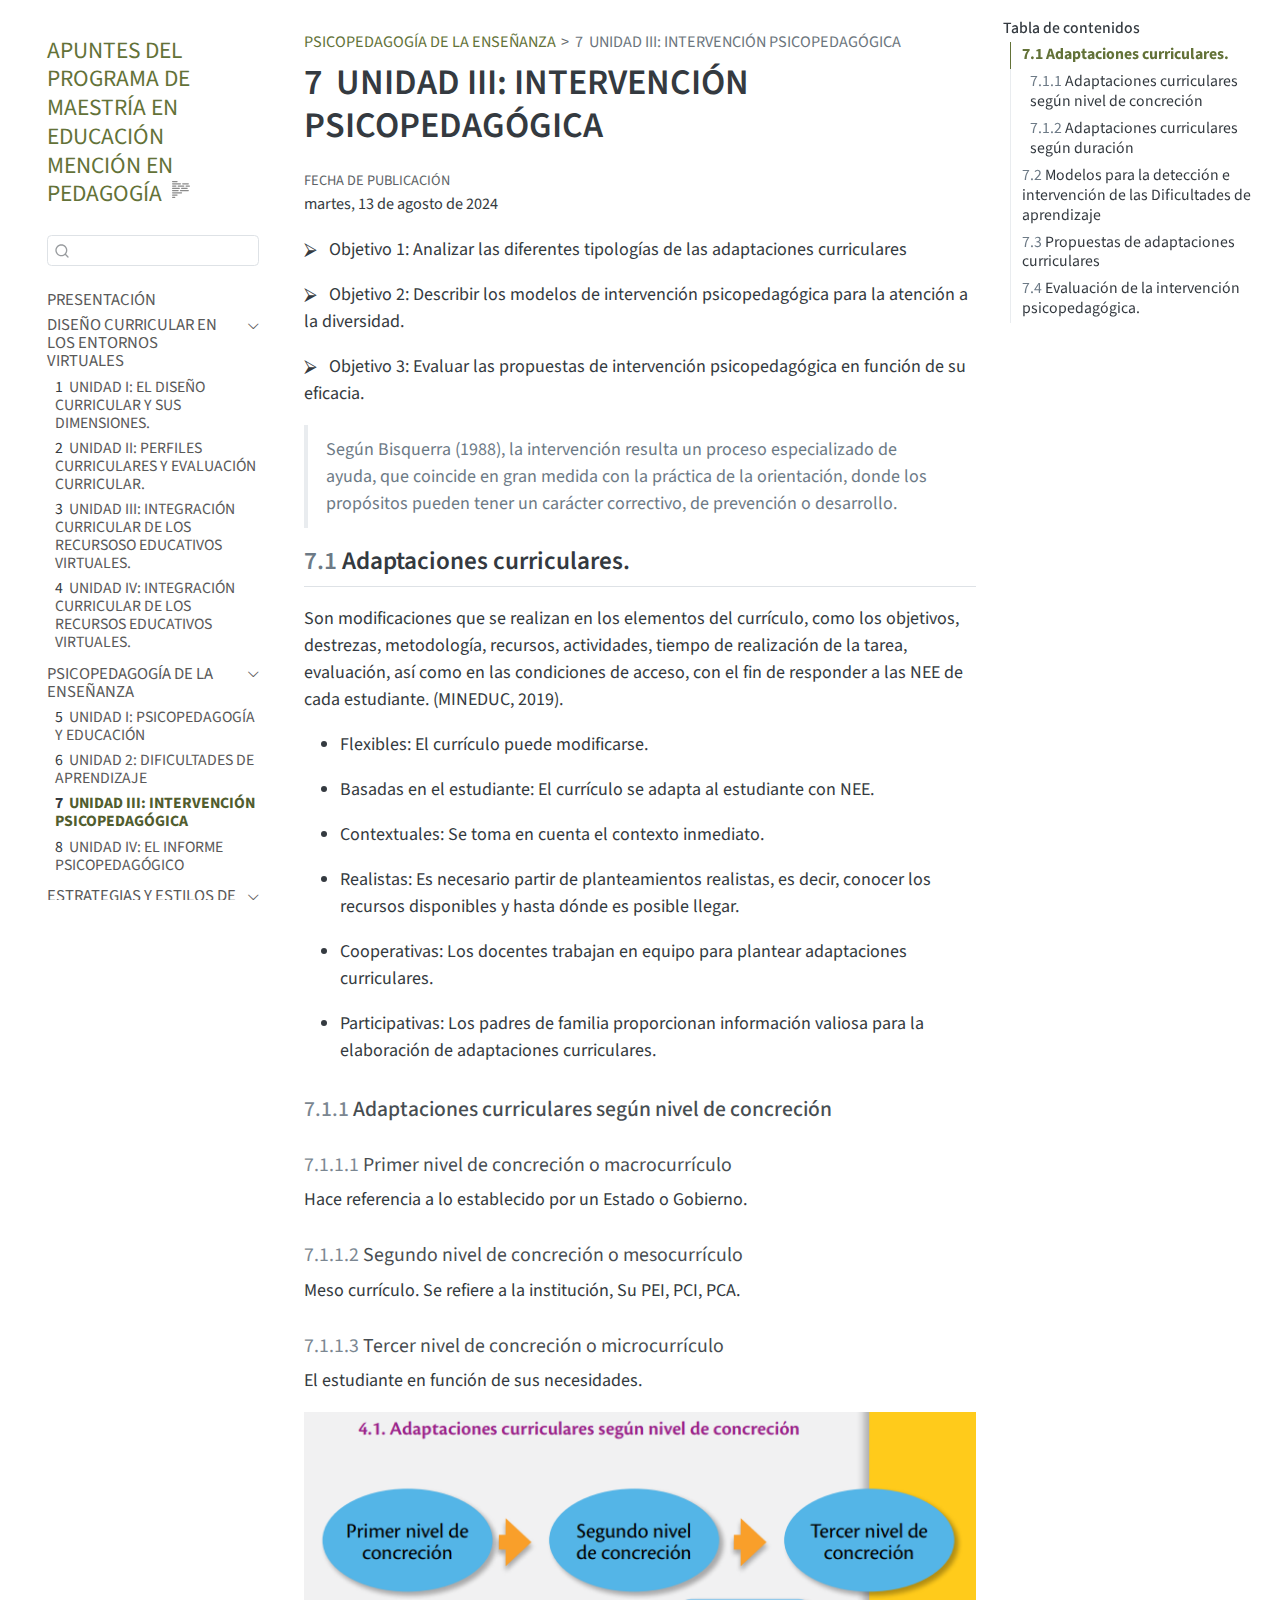
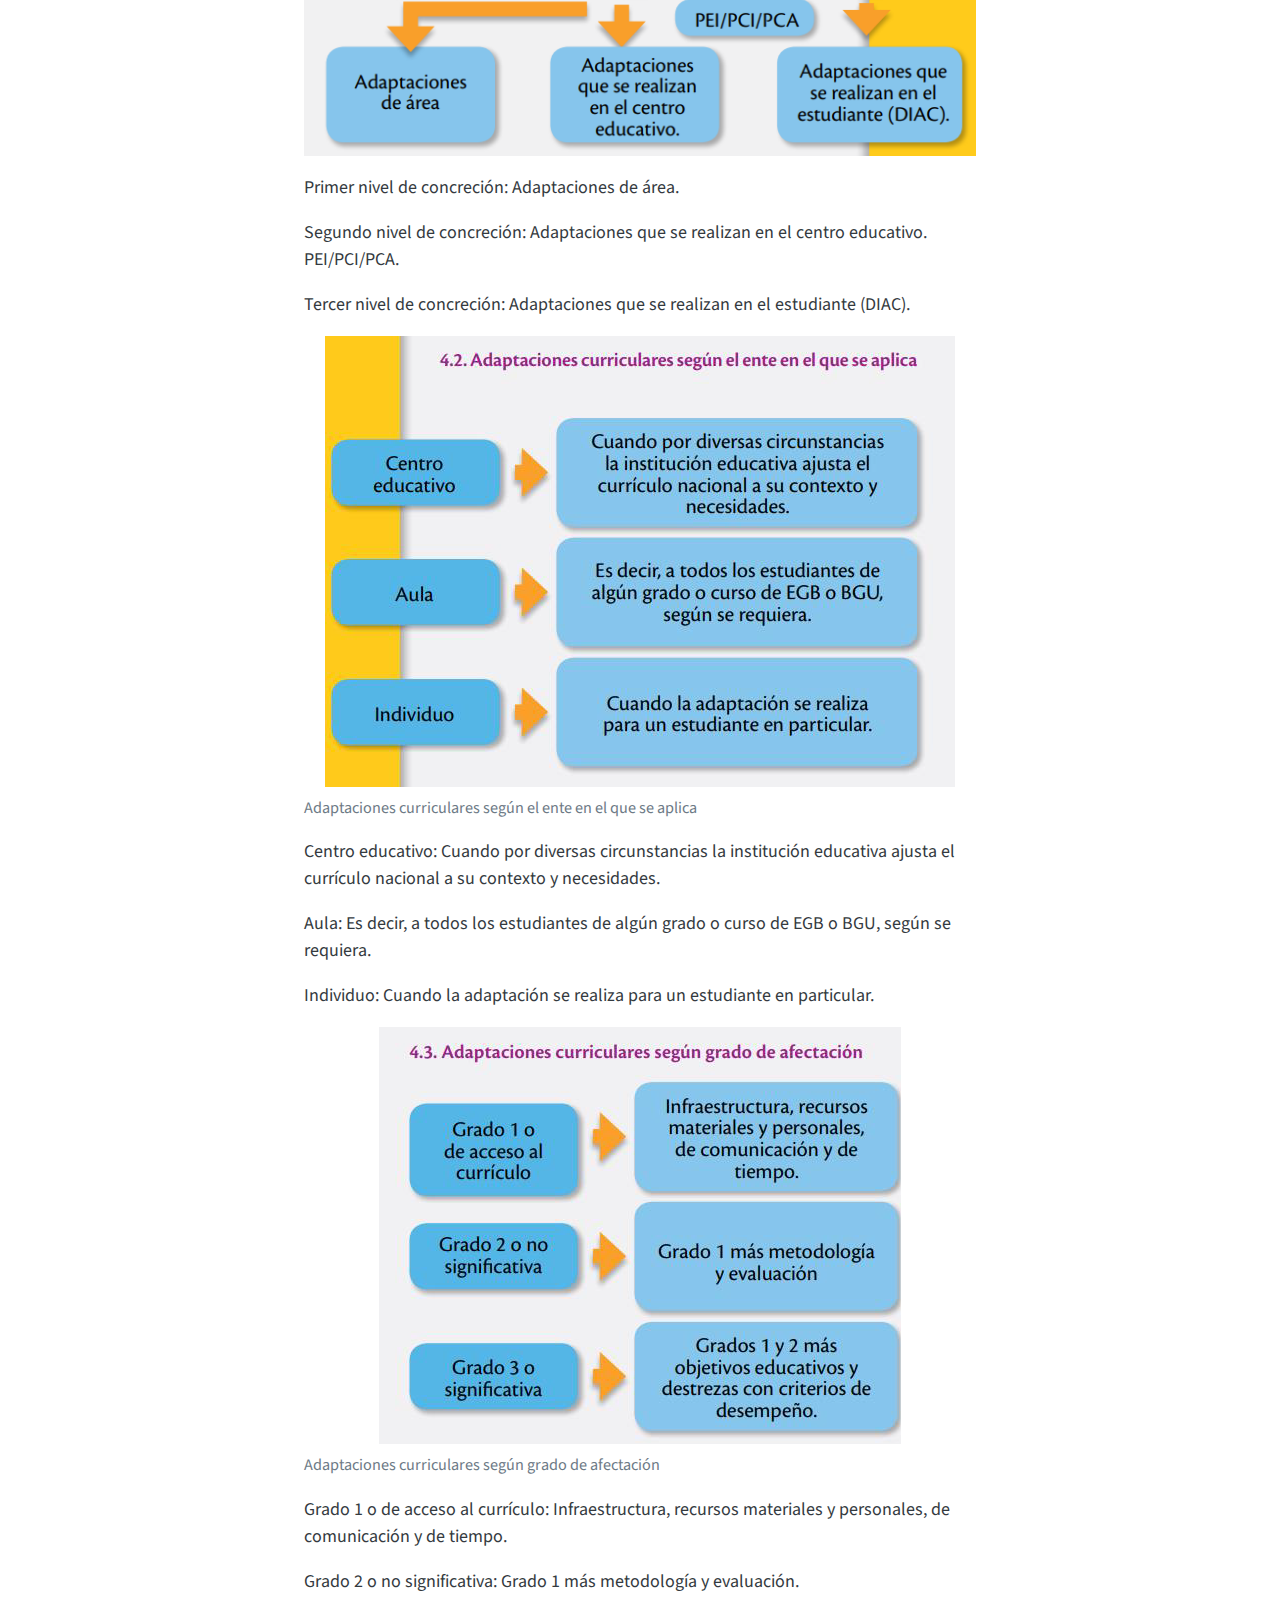
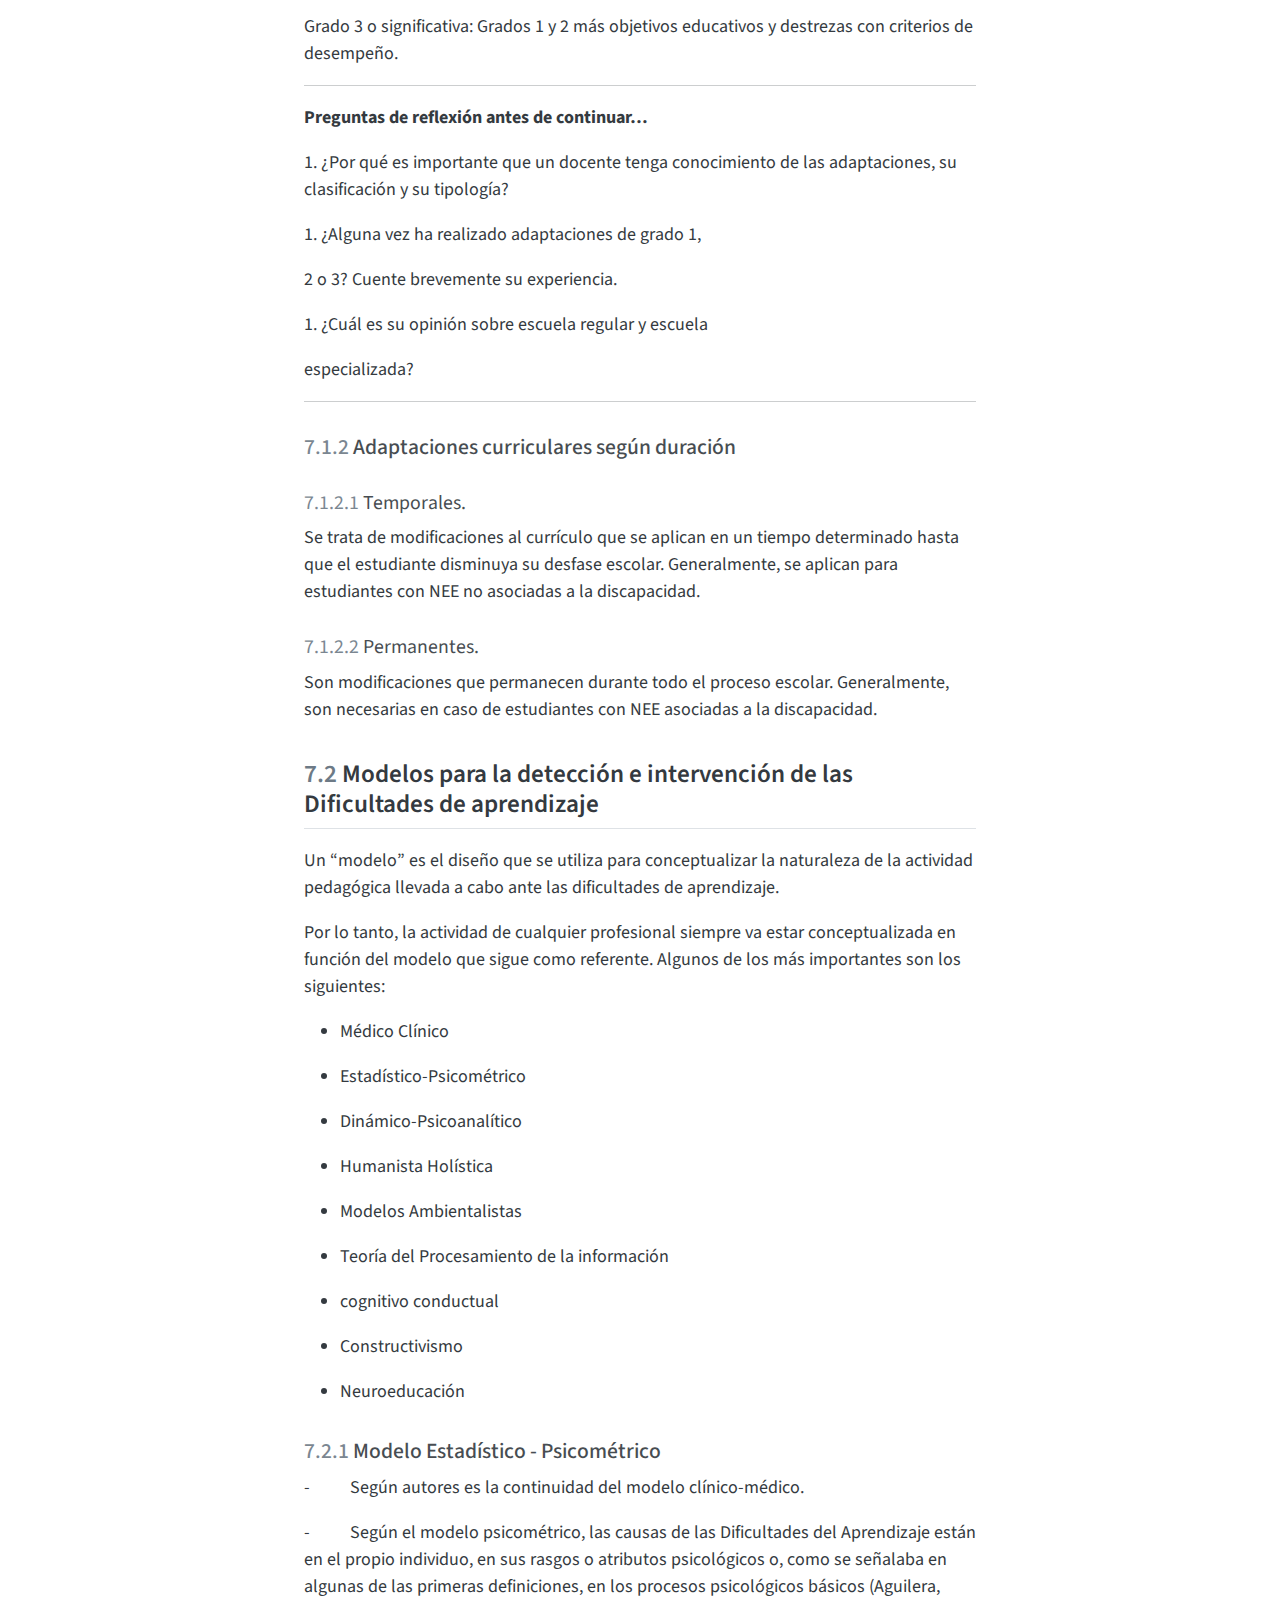
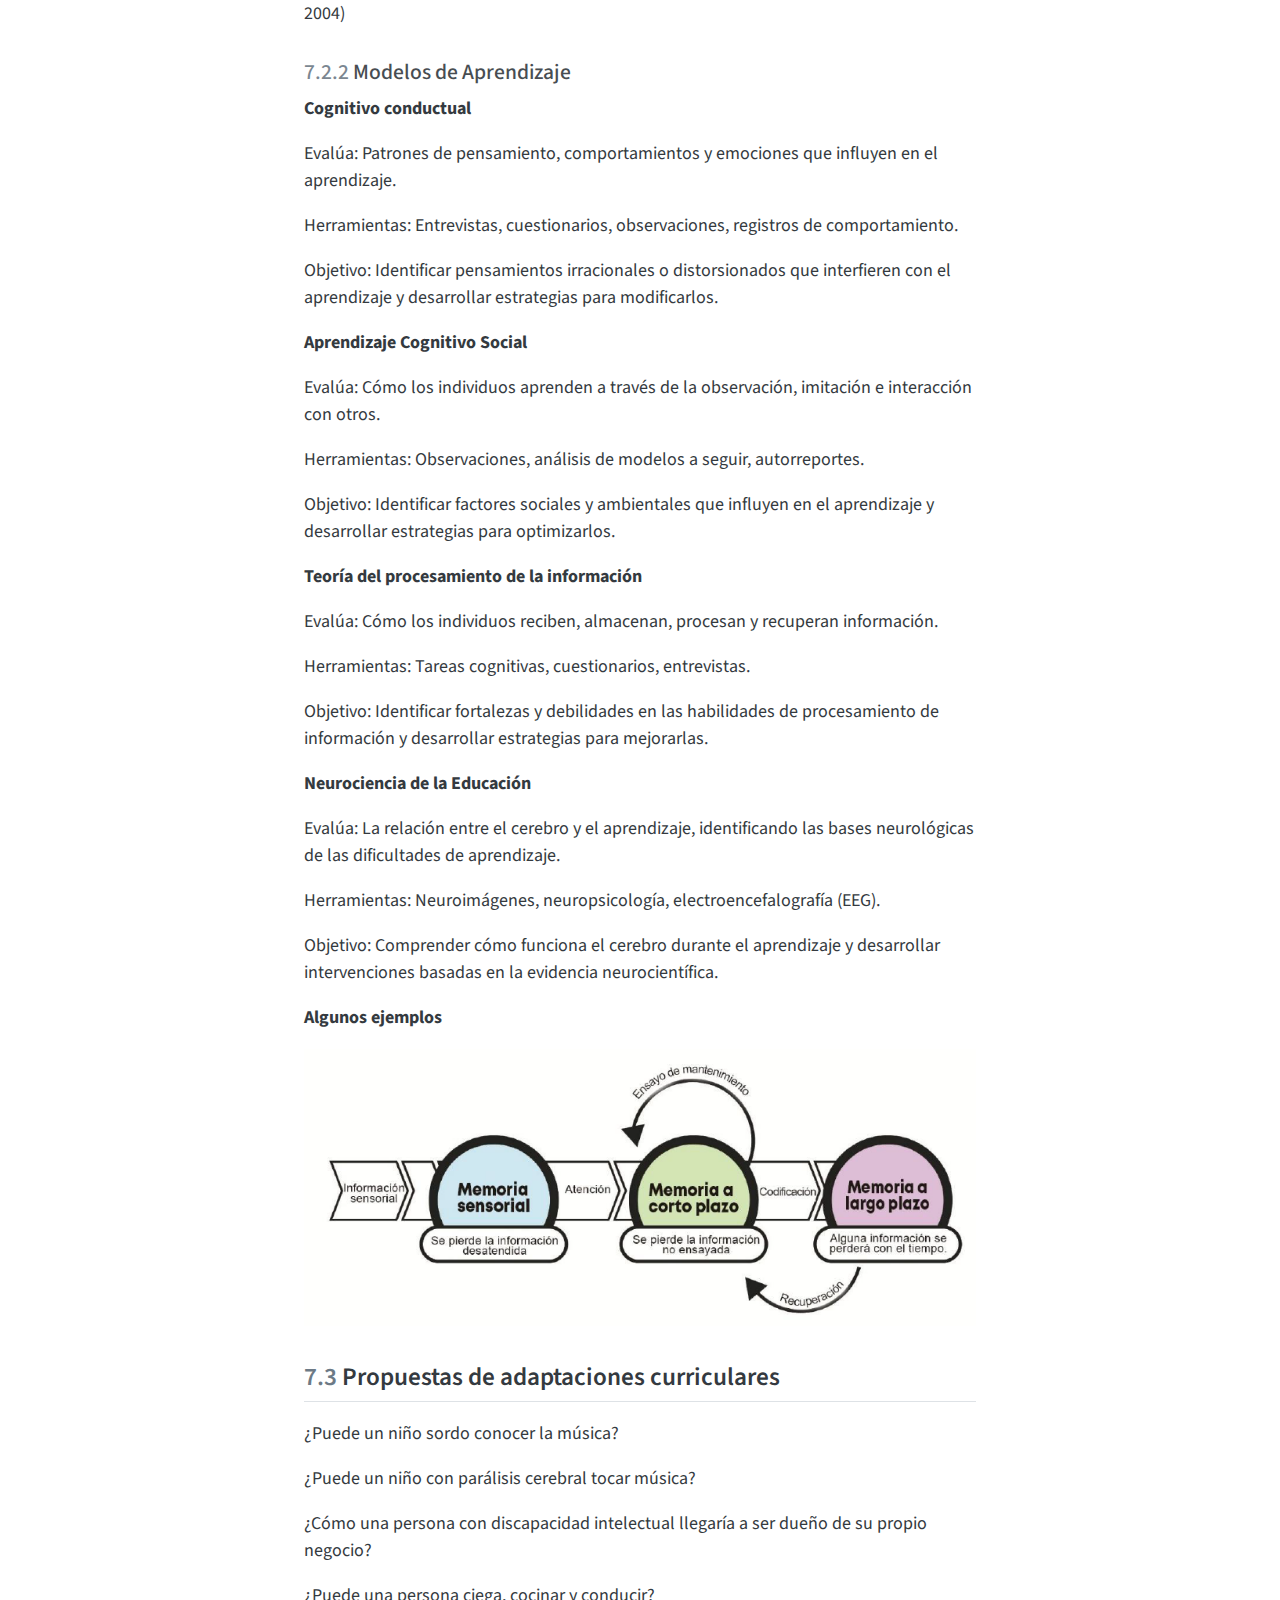
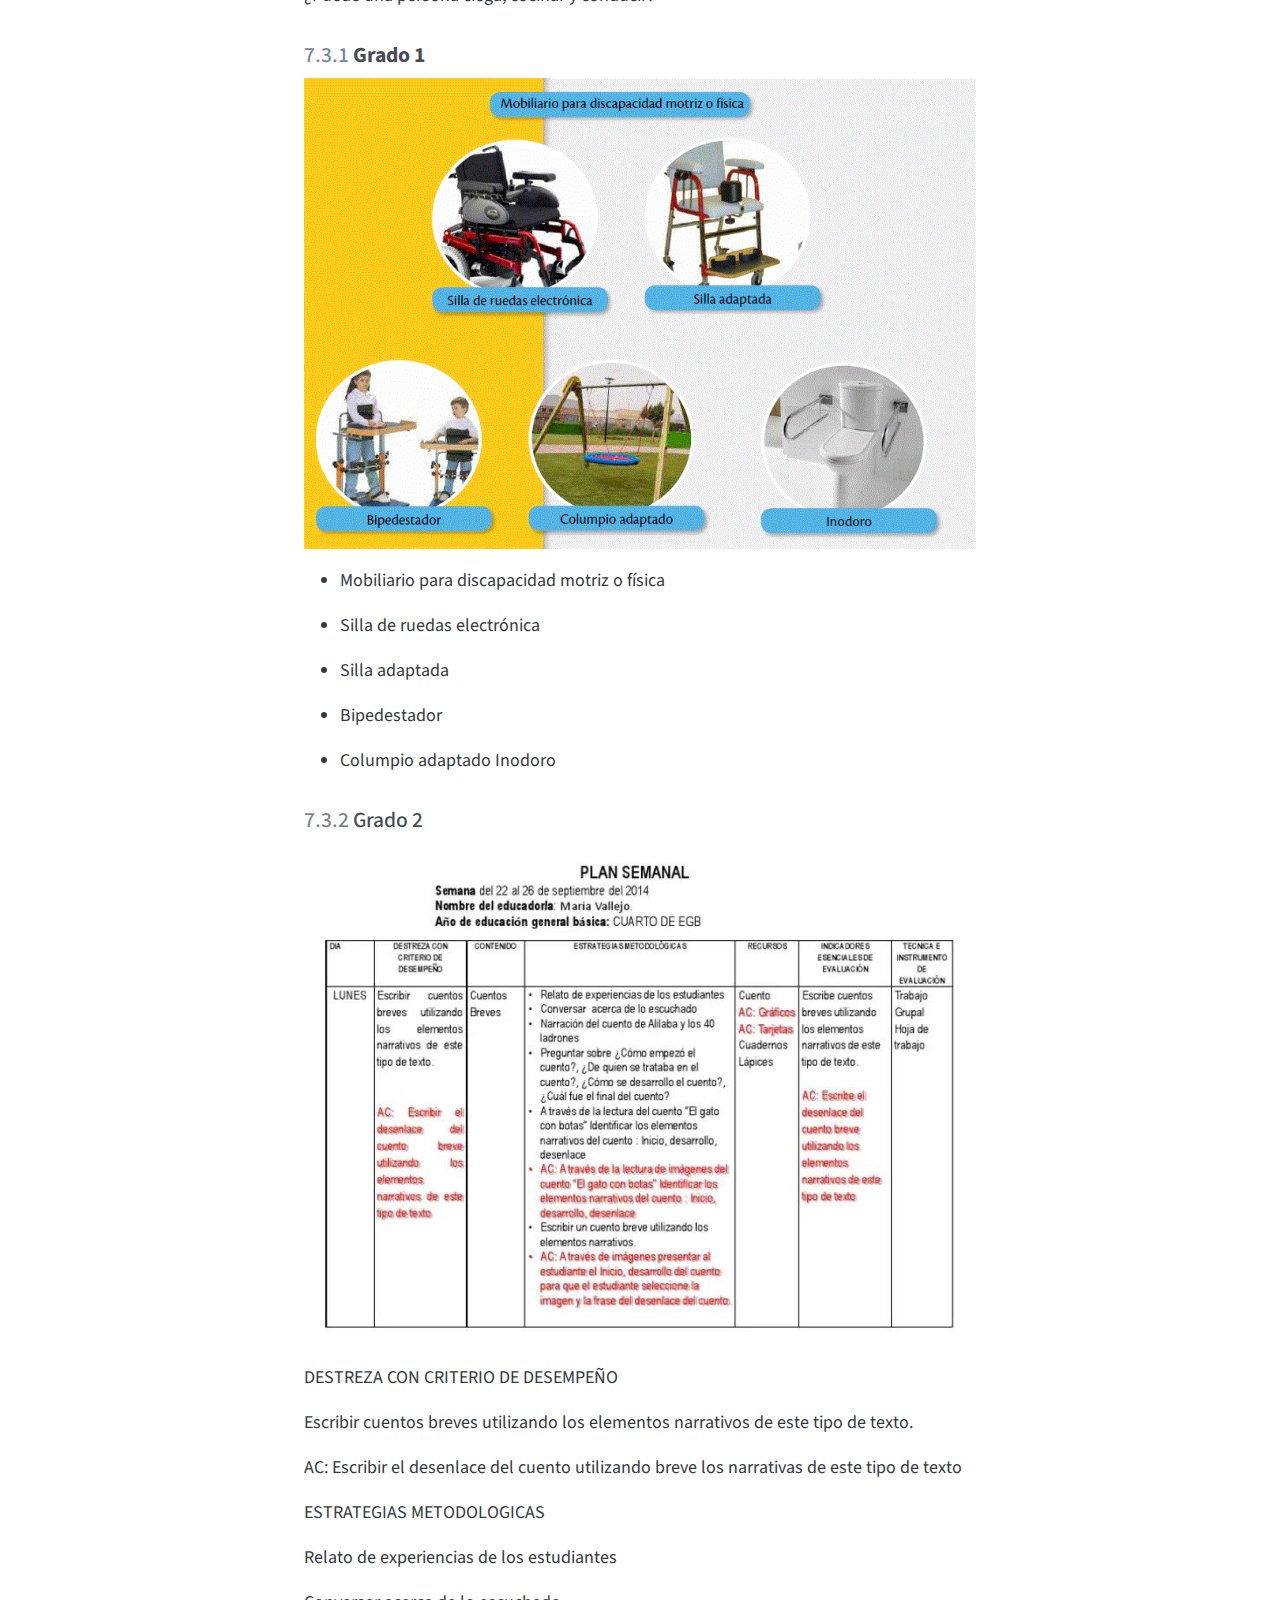
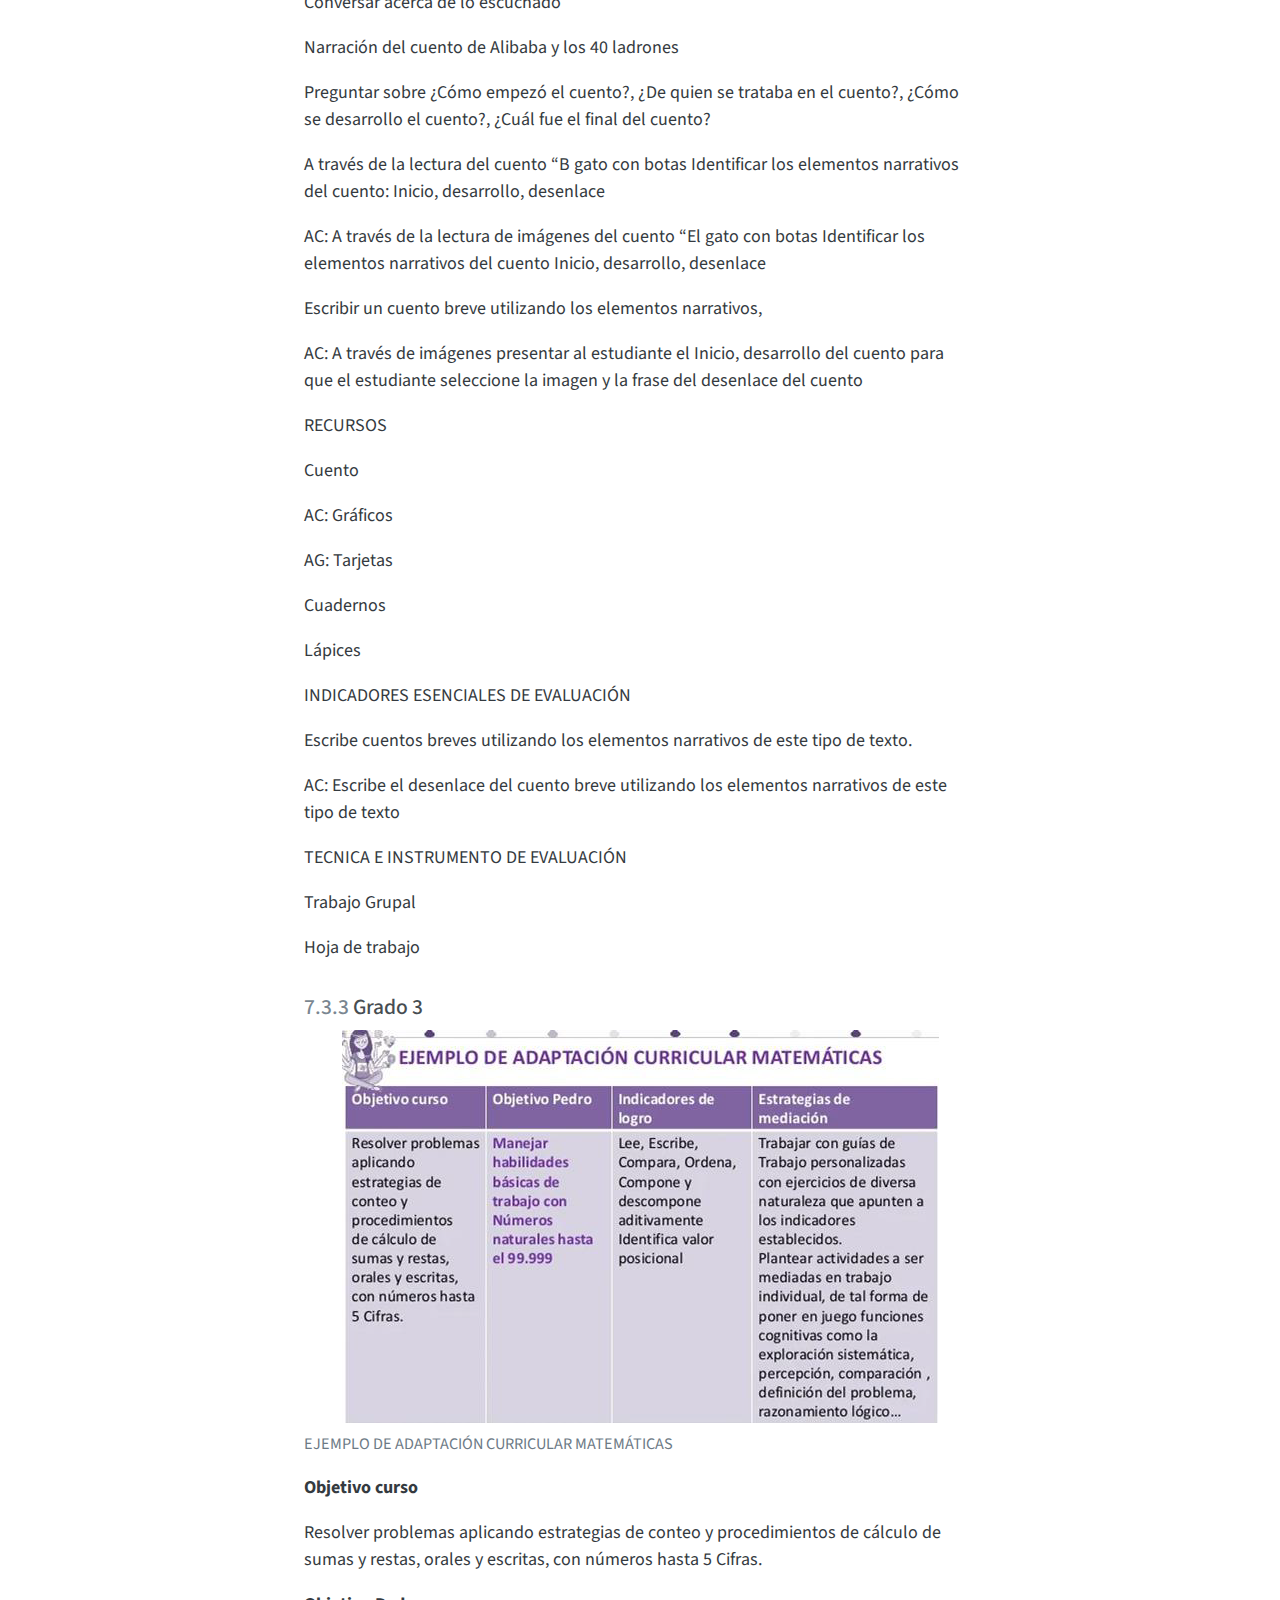
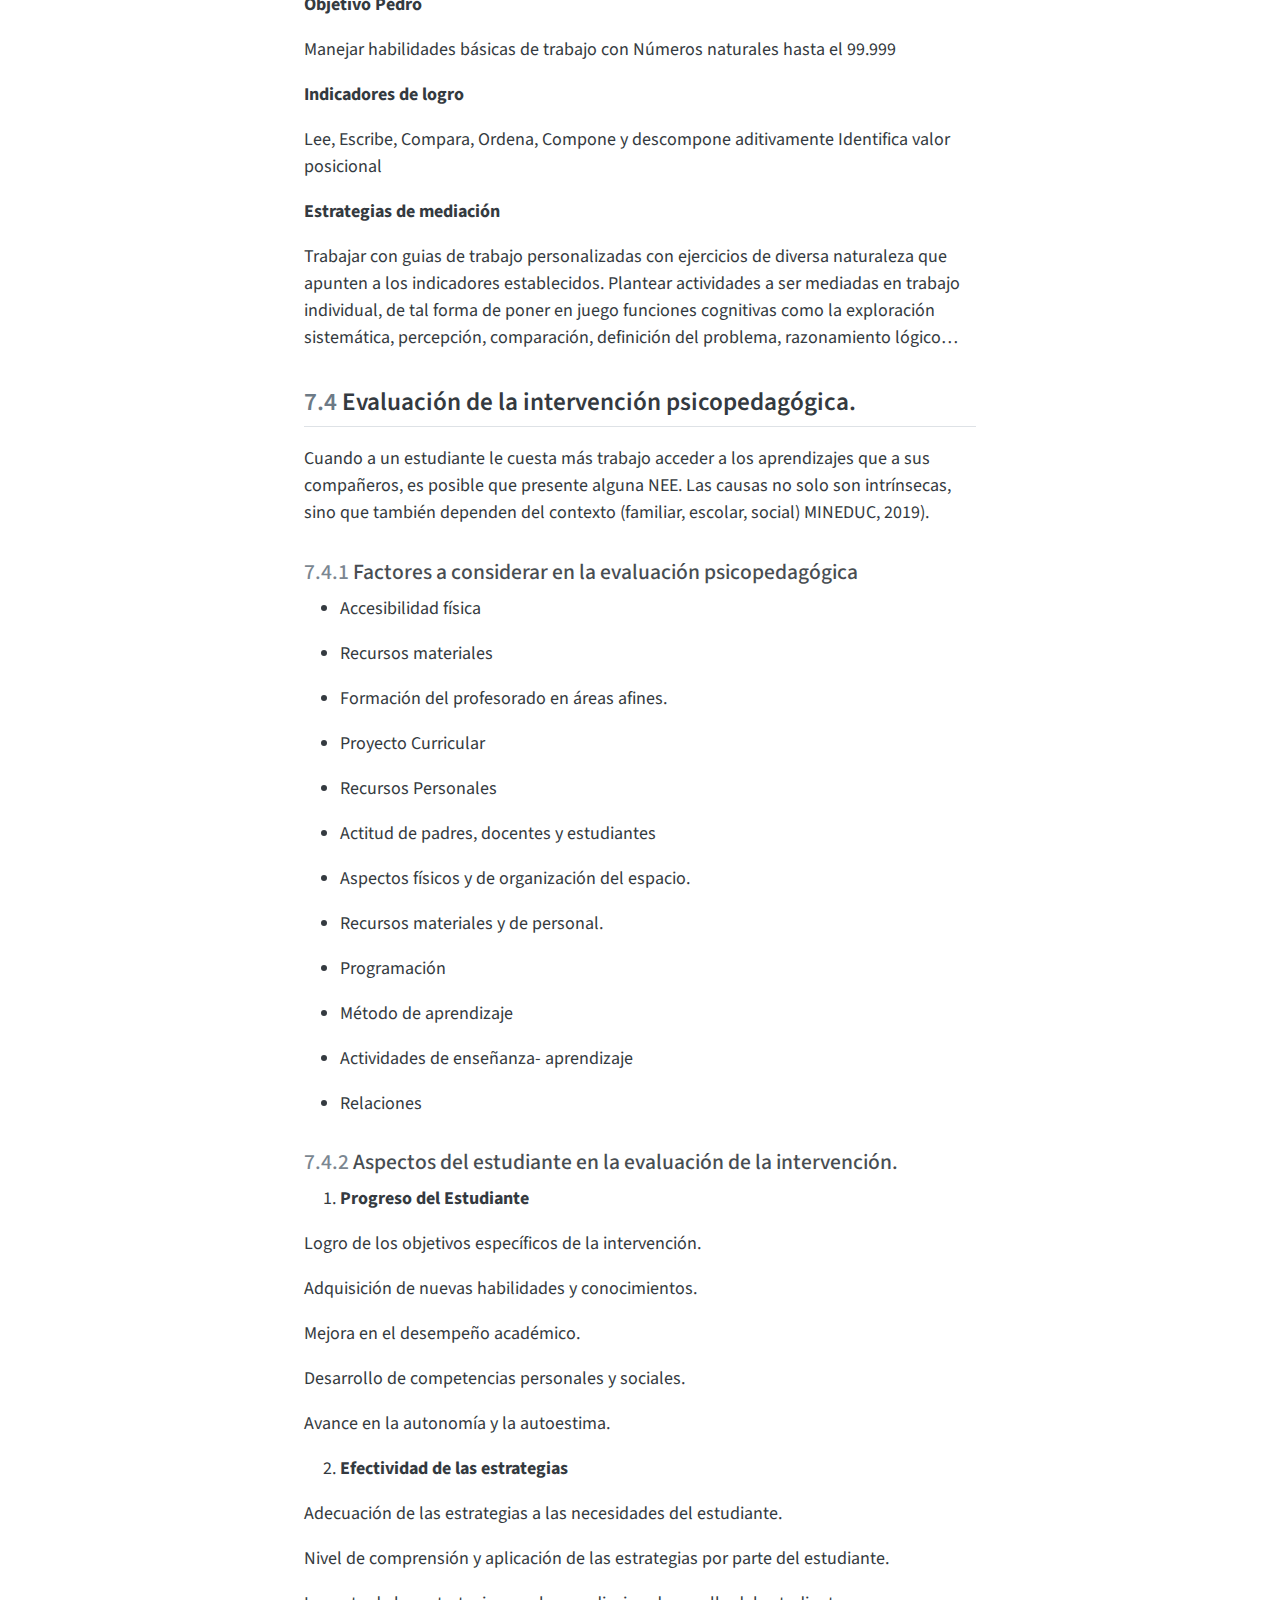
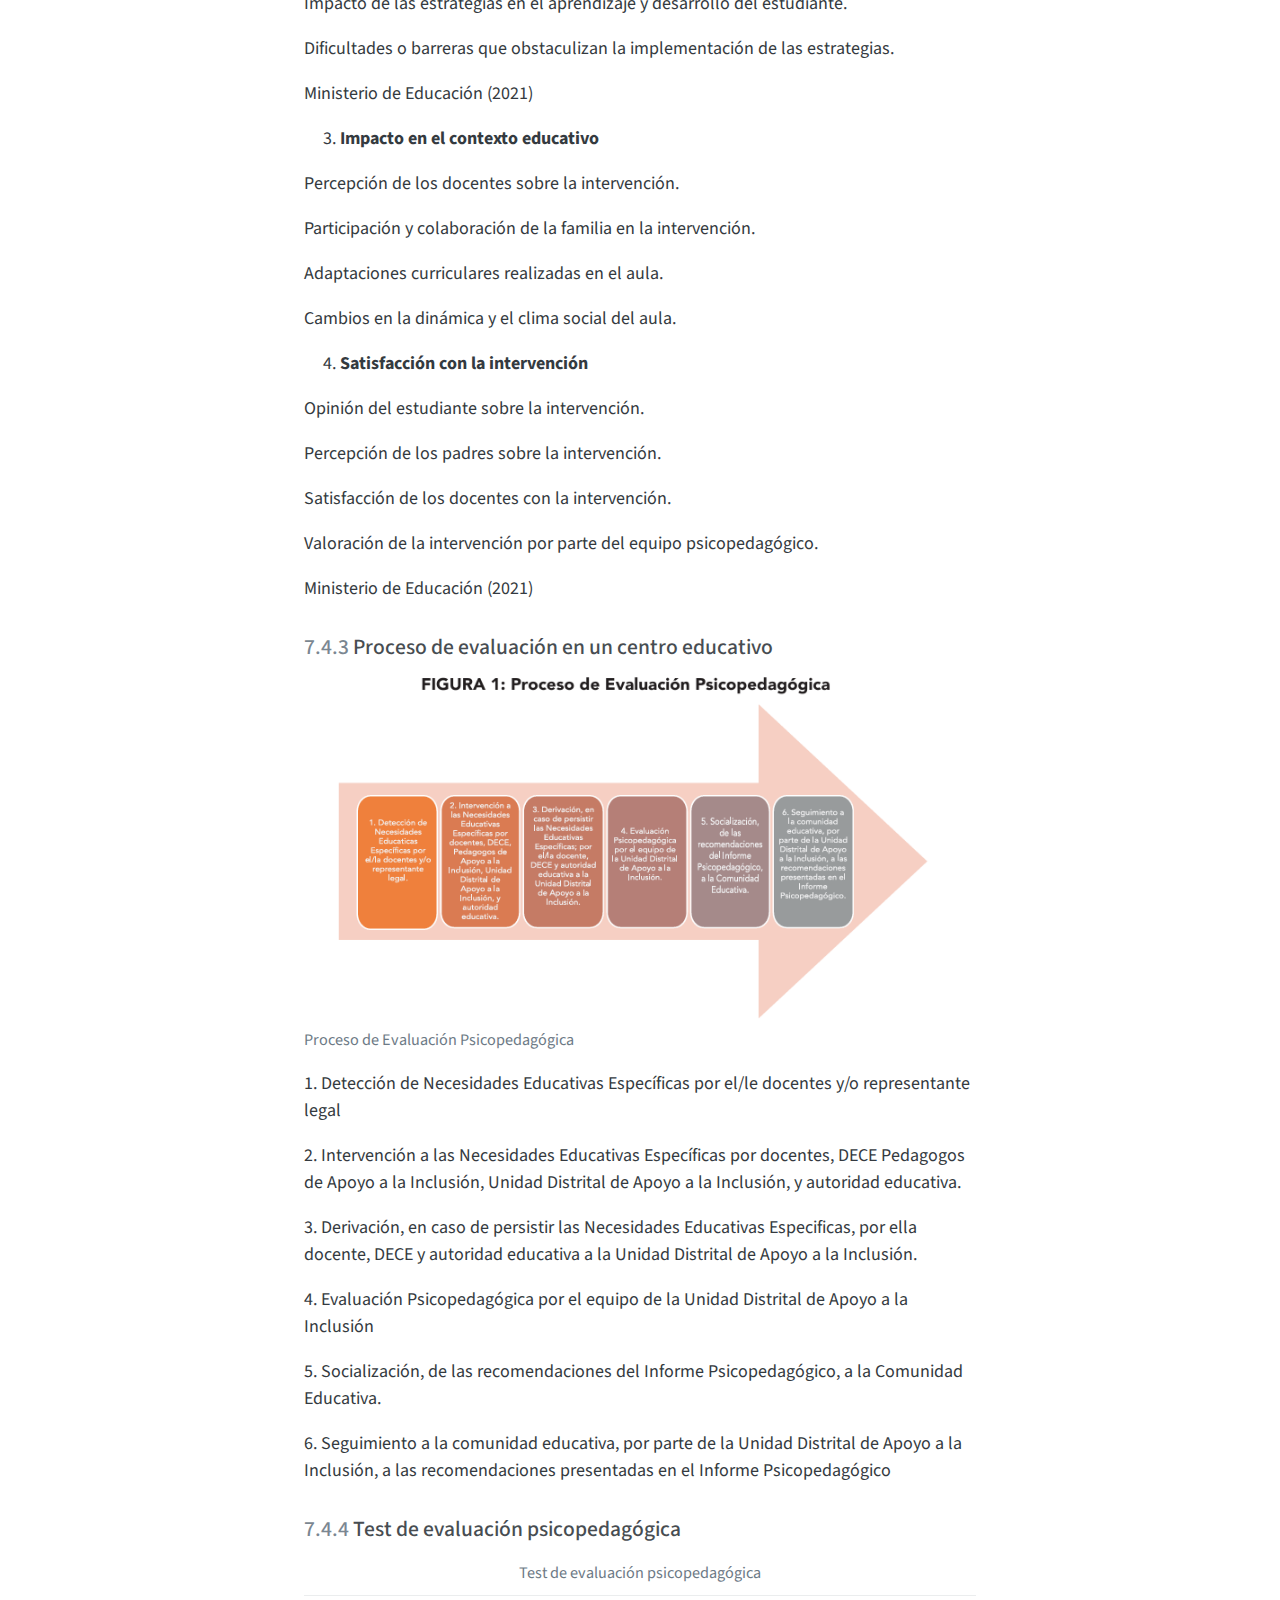
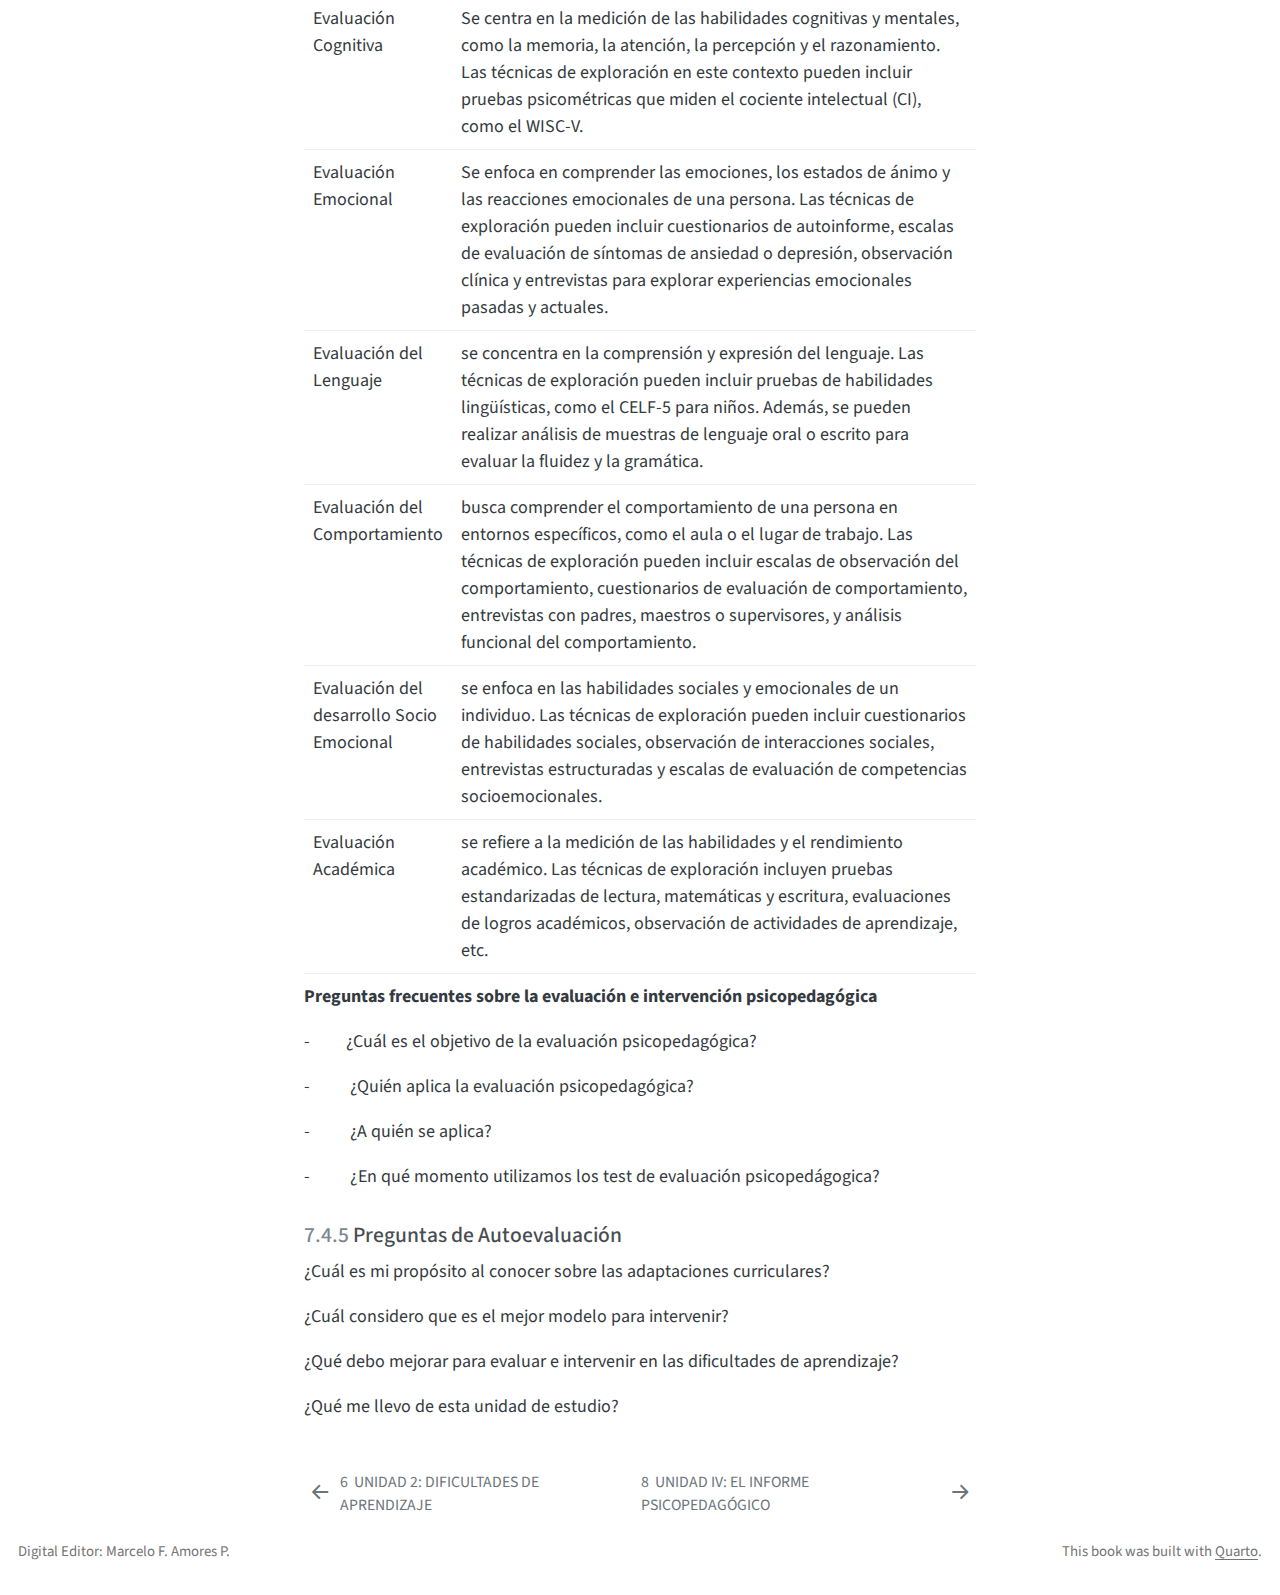
<file: a-03.html>
<!DOCTYPE html>
<html xmlns="http://www.w3.org/1999/xhtml" lang="es" xml:lang="es"><head>

<meta charset="utf-8">
<meta name="generator" content="quarto-1.5.53">

<meta name="viewport" content="width=device-width, initial-scale=1.0, user-scalable=yes">

<meta name="author" content="Marcelo Amores">

<title>7&nbsp; UNIDAD III: INTERVENCIÓN PSICOPEDAGÓGICA – APUNTES DEL PROGRAMA DE MAESTRÍA EN EDUCACIÓN MENCIÓN EN PEDAGOGÍA</title>
<style>
code{white-space: pre-wrap;}
span.smallcaps{font-variant: small-caps;}
div.columns{display: flex; gap: min(4vw, 1.5em);}
div.column{flex: auto; overflow-x: auto;}
div.hanging-indent{margin-left: 1.5em; text-indent: -1.5em;}
ul.task-list{list-style: none;}
ul.task-list li input[type="checkbox"] {
  width: 0.8em;
  margin: 0 0.8em 0.2em -1em; /* quarto-specific, see https://github.com/quarto-dev/quarto-cli/issues/4556 */ 
  vertical-align: middle;
}
</style>


<script src="site_libs/quarto-nav/quarto-nav.js"></script>
<script src="site_libs/quarto-nav/headroom.min.js"></script>
<script src="site_libs/clipboard/clipboard.min.js"></script>
<script src="site_libs/quarto-search/autocomplete.umd.js"></script>
<script src="site_libs/quarto-search/fuse.min.js"></script>
<script src="site_libs/quarto-search/quarto-search.js"></script>
<meta name="quarto:offset" content="./">
<link href="./a-04.html" rel="next">
<link href="./a-02.html" rel="prev">
<link href="./images/cover1.jpg" rel="icon" type="image/jpeg">
<script src="site_libs/quarto-html/quarto.js"></script>
<script src="site_libs/quarto-html/popper.min.js"></script>
<script src="site_libs/quarto-html/tippy.umd.min.js"></script>
<script src="site_libs/quarto-html/anchor.min.js"></script>
<link href="site_libs/quarto-html/tippy.css" rel="stylesheet">
<link href="site_libs/quarto-html/quarto-syntax-highlighting.css" rel="stylesheet" id="quarto-text-highlighting-styles">
<script src="site_libs/bootstrap/bootstrap.min.js"></script>
<link href="site_libs/bootstrap/bootstrap-icons.css" rel="stylesheet">
<link href="site_libs/bootstrap/bootstrap.min.css" rel="stylesheet" id="quarto-bootstrap" data-mode="light">
<script id="quarto-search-options" type="application/json">{
  "location": "sidebar",
  "copy-button": false,
  "collapse-after": 3,
  "panel-placement": "start",
  "type": "textbox",
  "limit": 50,
  "keyboard-shortcut": [
    "f",
    "/",
    "s"
  ],
  "show-item-context": false,
  "language": {
    "search-no-results-text": "Sin resultados",
    "search-matching-documents-text": "documentos encontrados",
    "search-copy-link-title": "Copiar el enlace en la búsqueda",
    "search-hide-matches-text": "Ocultar resultados adicionales",
    "search-more-match-text": "resultado adicional en este documento",
    "search-more-matches-text": "resultados adicionales en este documento",
    "search-clear-button-title": "Borrar",
    "search-text-placeholder": "",
    "search-detached-cancel-button-title": "Cancelar",
    "search-submit-button-title": "Enviar",
    "search-label": "Buscar"
  }
}</script>
<script defer="" data-domain="r4ds.hadley.nz" src="https://plausible.io/js/plausible.js"></script>


</head>

<body class="nav-sidebar floating">

<div id="quarto-search-results"></div>
  <header id="quarto-header" class="headroom fixed-top">
  <nav class="quarto-secondary-nav">
    <div class="container-fluid d-flex">
      <button type="button" class="quarto-btn-toggle btn" data-bs-toggle="collapse" role="button" data-bs-target=".quarto-sidebar-collapse-item" aria-controls="quarto-sidebar" aria-expanded="false" aria-label="Alternar barra lateral" onclick="if (window.quartoToggleHeadroom) { window.quartoToggleHeadroom(); }">
        <i class="bi bi-layout-text-sidebar-reverse"></i>
      </button>
        <nav class="quarto-page-breadcrumbs" aria-label="breadcrumb"><ol class="breadcrumb"><li class="breadcrumb-item"><a href="./a-01.html">PSICOPEDAGOGÍA DE LA ENSEÑANZA</a></li><li class="breadcrumb-item"><a href="./a-03.html"><span class="chapter-number">7</span>&nbsp; <span class="chapter-title">UNIDAD III: INTERVENCIÓN PSICOPEDAGÓGICA</span></a></li></ol></nav>
        <a class="flex-grow-1" role="navigation" data-bs-toggle="collapse" data-bs-target=".quarto-sidebar-collapse-item" aria-controls="quarto-sidebar" aria-expanded="false" aria-label="Alternar barra lateral" onclick="if (window.quartoToggleHeadroom) { window.quartoToggleHeadroom(); }">      
        </a>
      <button type="button" class="btn quarto-search-button" aria-label="Buscar" onclick="window.quartoOpenSearch();">
        <i class="bi bi-search"></i>
      </button>
    </div>
  </nav>
</header>
<!-- content -->
<div id="quarto-content" class="quarto-container page-columns page-rows-contents page-layout-article">
<!-- sidebar -->
  <nav id="quarto-sidebar" class="sidebar collapse collapse-horizontal quarto-sidebar-collapse-item sidebar-navigation floating overflow-auto">
    <div class="pt-lg-2 mt-2 text-left sidebar-header">
    <div class="sidebar-title mb-0 py-0">
      <a href="./">APUNTES DEL PROGRAMA DE MAESTRÍA EN EDUCACIÓN MENCIÓN EN PEDAGOGÍA</a> 
        <div class="sidebar-tools-main">
  <a href="" class="quarto-reader-toggle quarto-navigation-tool px-1" onclick="window.quartoToggleReader(); return false;" title="Alternar modo lector">
  <div class="quarto-reader-toggle-btn">
  <i class="bi"></i>
  </div>
</a>
</div>
    </div>
      </div>
        <div class="mt-2 flex-shrink-0 align-items-center">
        <div class="sidebar-search">
        <div id="quarto-search" class="" title="Buscar"></div>
        </div>
        </div>
    <div class="sidebar-menu-container"> 
    <ul class="list-unstyled mt-1">
        <li class="sidebar-item">
  <div class="sidebar-item-container"> 
  <a href="./index.html" class="sidebar-item-text sidebar-link">
 <span class="menu-text">PRESENTACIÓN</span></a>
  </div>
</li>
        <li class="sidebar-item sidebar-item-section">
      <div class="sidebar-item-container"> 
            <a class="sidebar-item-text sidebar-link text-start" data-bs-toggle="collapse" data-bs-target="#quarto-sidebar-section-1" role="navigation" aria-expanded="true">
 <span class="menu-text">DISEÑO CURRICULAR EN LOS ENTORNOS VIRTUALES</span></a>
          <a class="sidebar-item-toggle text-start" data-bs-toggle="collapse" data-bs-target="#quarto-sidebar-section-1" role="navigation" aria-expanded="true" aria-label="Alternar sección">
            <i class="bi bi-chevron-right ms-2"></i>
          </a> 
      </div>
      <ul id="quarto-sidebar-section-1" class="collapse list-unstyled sidebar-section depth1 show">  
          <li class="sidebar-item">
  <div class="sidebar-item-container"> 
  <a href="./c-01.html" class="sidebar-item-text sidebar-link">
 <span class="menu-text"><span class="chapter-number">1</span>&nbsp; <span class="chapter-title">UNIDAD I: EL DISEÑO CURRICULAR Y SUS DIMENSIONES.</span></span></a>
  </div>
</li>
          <li class="sidebar-item">
  <div class="sidebar-item-container"> 
  <a href="./c-02.html" class="sidebar-item-text sidebar-link">
 <span class="menu-text"><span class="chapter-number">2</span>&nbsp; <span class="chapter-title">UNIDAD II: PERFILES CURRICULARES Y EVALUACIÓN CURRICULAR.</span></span></a>
  </div>
</li>
          <li class="sidebar-item">
  <div class="sidebar-item-container"> 
  <a href="./c-03.html" class="sidebar-item-text sidebar-link">
 <span class="menu-text"><span class="chapter-number">3</span>&nbsp; <span class="chapter-title">UNIDAD III: INTEGRACIÓN CURRICULAR DE LOS RECURSOSO EDUCATIVOS VIRTUALES.</span></span></a>
  </div>
</li>
          <li class="sidebar-item">
  <div class="sidebar-item-container"> 
  <a href="./c-04.html" class="sidebar-item-text sidebar-link">
 <span class="menu-text"><span class="chapter-number">4</span>&nbsp; <span class="chapter-title">UNIDAD IV: INTEGRACIÓN CURRICULAR DE LOS RECURSOS EDUCATIVOS VIRTUALES.</span></span></a>
  </div>
</li>
      </ul>
  </li>
        <li class="sidebar-item sidebar-item-section">
      <div class="sidebar-item-container"> 
            <a class="sidebar-item-text sidebar-link text-start" data-bs-toggle="collapse" data-bs-target="#quarto-sidebar-section-2" role="navigation" aria-expanded="true">
 <span class="menu-text">PSICOPEDAGOGÍA DE LA ENSEÑANZA</span></a>
          <a class="sidebar-item-toggle text-start" data-bs-toggle="collapse" data-bs-target="#quarto-sidebar-section-2" role="navigation" aria-expanded="true" aria-label="Alternar sección">
            <i class="bi bi-chevron-right ms-2"></i>
          </a> 
      </div>
      <ul id="quarto-sidebar-section-2" class="collapse list-unstyled sidebar-section depth1 show">  
          <li class="sidebar-item">
  <div class="sidebar-item-container"> 
  <a href="./a-01.html" class="sidebar-item-text sidebar-link">
 <span class="menu-text"><span class="chapter-number">5</span>&nbsp; <span class="chapter-title">UNIDAD I: PSICOPEDAGOGÍA Y EDUCACIÓN</span></span></a>
  </div>
</li>
          <li class="sidebar-item">
  <div class="sidebar-item-container"> 
  <a href="./a-02.html" class="sidebar-item-text sidebar-link">
 <span class="menu-text"><span class="chapter-number">6</span>&nbsp; <span class="chapter-title">UNIDAD 2: DIFICULTADES DE APRENDIZAJE</span></span></a>
  </div>
</li>
          <li class="sidebar-item">
  <div class="sidebar-item-container"> 
  <a href="./a-03.html" class="sidebar-item-text sidebar-link active">
 <span class="menu-text"><span class="chapter-number">7</span>&nbsp; <span class="chapter-title">UNIDAD III: INTERVENCIÓN PSICOPEDAGÓGICA</span></span></a>
  </div>
</li>
          <li class="sidebar-item">
  <div class="sidebar-item-container"> 
  <a href="./a-04.html" class="sidebar-item-text sidebar-link">
 <span class="menu-text"><span class="chapter-number">8</span>&nbsp; <span class="chapter-title">UNIDAD IV: EL INFORME PSICOPEDAGÓGICO</span></span></a>
  </div>
</li>
      </ul>
  </li>
        <li class="sidebar-item sidebar-item-section">
      <div class="sidebar-item-container"> 
            <a class="sidebar-item-text sidebar-link text-start" data-bs-toggle="collapse" data-bs-target="#quarto-sidebar-section-3" role="navigation" aria-expanded="true">
 <span class="menu-text">ESTRATEGIAS Y ESTILOS DE APRENDIZAJE</span></a>
          <a class="sidebar-item-toggle text-start" data-bs-toggle="collapse" data-bs-target="#quarto-sidebar-section-3" role="navigation" aria-expanded="true" aria-label="Alternar sección">
            <i class="bi bi-chevron-right ms-2"></i>
          </a> 
      </div>
      <ul id="quarto-sidebar-section-3" class="collapse list-unstyled sidebar-section depth1 show">  
          <li class="sidebar-item">
  <div class="sidebar-item-container"> 
  <a href="./b-01.html" class="sidebar-item-text sidebar-link">
 <span class="menu-text"><span class="chapter-number">9</span>&nbsp; <span class="chapter-title">UNIDAD I: INTELIGENCIA E INTELIGENCIAS MÚLTIPLES.</span></span></a>
  </div>
</li>
          <li class="sidebar-item">
  <div class="sidebar-item-container"> 
  <a href="./b-02.html" class="sidebar-item-text sidebar-link">
 <span class="menu-text"><span class="chapter-number">10</span>&nbsp; <span class="chapter-title">UNIDAD II: ESTRATEGIA Y ESTILOS DE APRENDIZAJE.</span></span></a>
  </div>
</li>
          <li class="sidebar-item">
  <div class="sidebar-item-container"> 
  <a href="./b-03.html" class="sidebar-item-text sidebar-link">
 <span class="menu-text"><span class="chapter-number">11</span>&nbsp; <span class="chapter-title">UNIDAD III: CREATIVIDAD EN LA EDUCACIÓN.</span></span></a>
  </div>
</li>
          <li class="sidebar-item">
  <div class="sidebar-item-container"> 
  <a href="./b-04.html" class="sidebar-item-text sidebar-link">
 <span class="menu-text"><span class="chapter-number">12</span>&nbsp; <span class="chapter-title">UNIDAD IV: EL APRENDIZAJE COLABORATIVO.</span></span></a>
  </div>
</li>
      </ul>
  </li>
    </ul>
    </div>
</nav>
<div id="quarto-sidebar-glass" class="quarto-sidebar-collapse-item" data-bs-toggle="collapse" data-bs-target=".quarto-sidebar-collapse-item"></div>
<!-- margin-sidebar -->
    <div id="quarto-margin-sidebar" class="sidebar margin-sidebar">
        <nav id="TOC" role="doc-toc" class="toc-active">
    <h2 id="toc-title">Tabla de contenidos</h2>
   
  <ul>
  <li><a href="#adaptaciones-curriculares." id="toc-adaptaciones-curriculares." class="nav-link active" data-scroll-target="#adaptaciones-curriculares."><span class="header-section-number">7.1</span> Adaptaciones curriculares.</a>
  <ul class="collapse">
  <li><a href="#adaptaciones-curriculares-según-nivel-de-concreción" id="toc-adaptaciones-curriculares-según-nivel-de-concreción" class="nav-link" data-scroll-target="#adaptaciones-curriculares-según-nivel-de-concreción"><span class="header-section-number">7.1.1</span> Adaptaciones curriculares según nivel de concreción</a></li>
  <li><a href="#adaptaciones-curriculares-según-duración" id="toc-adaptaciones-curriculares-según-duración" class="nav-link" data-scroll-target="#adaptaciones-curriculares-según-duración"><span class="header-section-number">7.1.2</span> Adaptaciones curriculares según duración</a></li>
  </ul></li>
  <li><a href="#modelos-para-la-detección-e-intervención-de-las-dificultades-de-aprendizaje" id="toc-modelos-para-la-detección-e-intervención-de-las-dificultades-de-aprendizaje" class="nav-link" data-scroll-target="#modelos-para-la-detección-e-intervención-de-las-dificultades-de-aprendizaje"><span class="header-section-number">7.2</span> Modelos para la detección e intervención de las Dificultades de aprendizaje</a>
  <ul class="collapse">
  <li><a href="#modelo-estadístico---psicométrico" id="toc-modelo-estadístico---psicométrico" class="nav-link" data-scroll-target="#modelo-estadístico---psicométrico"><span class="header-section-number">7.2.1</span> Modelo Estadístico - Psicométrico</a></li>
  <li><a href="#modelos-de-aprendizaje" id="toc-modelos-de-aprendizaje" class="nav-link" data-scroll-target="#modelos-de-aprendizaje"><span class="header-section-number">7.2.2</span> Modelos de Aprendizaje</a></li>
  </ul></li>
  <li><a href="#propuestas-de-adaptaciones-curriculares" id="toc-propuestas-de-adaptaciones-curriculares" class="nav-link" data-scroll-target="#propuestas-de-adaptaciones-curriculares"><span class="header-section-number">7.3</span> Propuestas de adaptaciones curriculares</a>
  <ul class="collapse">
  <li><a href="#grado-1" id="toc-grado-1" class="nav-link" data-scroll-target="#grado-1"><span class="header-section-number">7.3.1</span> <strong>Grado 1</strong></a></li>
  <li><a href="#grado-2" id="toc-grado-2" class="nav-link" data-scroll-target="#grado-2"><span class="header-section-number">7.3.2</span> Grado 2</a></li>
  <li><a href="#grado-3" id="toc-grado-3" class="nav-link" data-scroll-target="#grado-3"><span class="header-section-number">7.3.3</span> Grado 3</a></li>
  </ul></li>
  <li><a href="#evaluación-de-la-intervención-psicopedagógica." id="toc-evaluación-de-la-intervención-psicopedagógica." class="nav-link" data-scroll-target="#evaluación-de-la-intervención-psicopedagógica."><span class="header-section-number">7.4</span> Evaluación de la intervención psicopedagógica.</a>
  <ul class="collapse">
  <li><a href="#factores-a-considerar-en-la-evaluación-psicopedagógica" id="toc-factores-a-considerar-en-la-evaluación-psicopedagógica" class="nav-link" data-scroll-target="#factores-a-considerar-en-la-evaluación-psicopedagógica"><span class="header-section-number">7.4.1</span> Factores a considerar en la evaluación psicopedagógica</a></li>
  <li><a href="#aspectos-del-estudiante-en-la-evaluación-de-la-intervención." id="toc-aspectos-del-estudiante-en-la-evaluación-de-la-intervención." class="nav-link" data-scroll-target="#aspectos-del-estudiante-en-la-evaluación-de-la-intervención."><span class="header-section-number">7.4.2</span> Aspectos del estudiante en la evaluación de la intervención.</a></li>
  <li><a href="#proceso-de-evaluación-en-un-centro-educativo" id="toc-proceso-de-evaluación-en-un-centro-educativo" class="nav-link" data-scroll-target="#proceso-de-evaluación-en-un-centro-educativo"><span class="header-section-number">7.4.3</span> Proceso de evaluación en un centro educativo</a></li>
  <li><a href="#test-de-evaluación-psicopedagógica" id="toc-test-de-evaluación-psicopedagógica" class="nav-link" data-scroll-target="#test-de-evaluación-psicopedagógica"><span class="header-section-number">7.4.4</span> Test de evaluación psicopedagógica</a></li>
  <li><a href="#preguntas-de-autoevaluación" id="toc-preguntas-de-autoevaluación" class="nav-link" data-scroll-target="#preguntas-de-autoevaluación"><span class="header-section-number">7.4.5</span> Preguntas de Autoevaluación</a></li>
  </ul></li>
  </ul>
</nav>
    </div>
<!-- main -->
<main class="content" id="quarto-document-content">

<header id="title-block-header" class="quarto-title-block default"><nav class="quarto-page-breadcrumbs quarto-title-breadcrumbs d-none d-lg-block" aria-label="breadcrumb"><ol class="breadcrumb"><li class="breadcrumb-item"><a href="./a-01.html">PSICOPEDAGOGÍA DE LA ENSEÑANZA</a></li><li class="breadcrumb-item"><a href="./a-03.html"><span class="chapter-number">7</span>&nbsp; <span class="chapter-title">UNIDAD III: INTERVENCIÓN PSICOPEDAGÓGICA</span></a></li></ol></nav>
<div class="quarto-title">
<h1 class="title"><span class="chapter-number">7</span>&nbsp; <span class="chapter-title">UNIDAD III: INTERVENCIÓN PSICOPEDAGÓGICA</span></h1>
</div>



<div class="quarto-title-meta">

    
    <div>
    <div class="quarto-title-meta-heading">Fecha de publicación</div>
    <div class="quarto-title-meta-contents">
      <p class="date">martes, 13 de agosto de 2024</p>
    </div>
  </div>
  
    
  </div>
  


</header>


<p>⮚&nbsp;&nbsp; Objetivo 1: Analizar las diferentes tipologías de las adaptaciones curriculares</p>
<p>⮚&nbsp;&nbsp; Objetivo 2: Describir los modelos de intervención psicopedagógica para la atención a la diversidad.</p>
<p>⮚&nbsp;&nbsp; Objetivo 3: Evaluar las propuestas de intervención psicopedagógica en función de su eficacia.</p>
<blockquote class="blockquote">
<p>Según Bisquerra (1988), la intervención resulta un proceso especializado de ayuda, que coincide en gran medida con la práctica de la orientación, donde los propósitos pueden tener un carácter correctivo, de prevención o desarrollo.</p>
</blockquote>
<section id="adaptaciones-curriculares." class="level2" data-number="7.1">
<h2 data-number="7.1" class="anchored" data-anchor-id="adaptaciones-curriculares."><span class="header-section-number">7.1</span> Adaptaciones curriculares.</h2>
<p>Son modificaciones que se realizan en los elementos del currículo, como los objetivos, destrezas, metodología, recursos, actividades, tiempo de realización de la tarea, evaluación, así como en las condiciones de acceso, con el fin de responder a las NEE de cada estudiante. (MINEDUC, 2019).</p>
<ul>
<li><p>Flexibles: El currículo puede modificarse.</p></li>
<li><p>Basadas en el estudiante: El currículo se adapta al estudiante con NEE.</p></li>
<li><p>Contextuales: Se toma en cuenta el contexto inmediato.</p></li>
<li><p>Realistas: Es necesario partir de planteamientos realistas, es decir, conocer los recursos disponibles y hasta dónde es posible llegar.</p></li>
<li><p>Cooperativas: Los docentes trabajan en equipo para plantear adaptaciones curriculares.</p></li>
<li><p>Participativas: Los padres de familia proporcionan información valiosa para la elaboración de adaptaciones curriculares.</p></li>
</ul>
<section id="adaptaciones-curriculares-según-nivel-de-concreción" class="level3" data-number="7.1.1">
<h3 data-number="7.1.1" class="anchored" data-anchor-id="adaptaciones-curriculares-según-nivel-de-concreción"><span class="header-section-number">7.1.1</span> Adaptaciones curriculares según nivel de concreción</h3>
<section id="primer-nivel-de-concreción-o-macrocurrículo" class="level4" data-number="7.1.1.1">
<h4 data-number="7.1.1.1" class="anchored" data-anchor-id="primer-nivel-de-concreción-o-macrocurrículo"><span class="header-section-number">7.1.1.1</span> Primer nivel de concreción o macrocurrículo</h4>
<p>Hace referencia a lo establecido por un Estado o Gobierno.</p>
</section>
<section id="segundo-nivel-de-concreción-o-mesocurrículo" class="level4" data-number="7.1.1.2">
<h4 data-number="7.1.1.2" class="anchored" data-anchor-id="segundo-nivel-de-concreción-o-mesocurrículo"><span class="header-section-number">7.1.1.2</span> Segundo nivel de concreción o mesocurrículo</h4>
<p>Meso currículo. Se refiere a la institución, Su PEI, PCI, PCA.</p>
</section>
<section id="tercer-nivel-de-concreción-o-microcurrículo" class="level4" data-number="7.1.1.3">
<h4 data-number="7.1.1.3" class="anchored" data-anchor-id="tercer-nivel-de-concreción-o-microcurrículo"><span class="header-section-number">7.1.1.3</span> Tercer nivel de concreción o microcurrículo</h4>
<p>El estudiante en función de sus necesidades.</p>
<p><img src="images/clipboard-170188324.png" class="img-fluid"></p>
<p>Primer nivel de concreción: Adaptaciones de área.</p>
<p>Segundo nivel de concreción: Adaptaciones que se realizan en el centro educativo. PEI/PCI/PCA.</p>
<p>Tercer nivel de concreción: Adaptaciones que se realizan en el estudiante (DIAC).</p>
<div class="quarto-figure quarto-figure-center">
<figure class="figure">
<p><img src="images/clipboard-2664969666.png" class="img-fluid figure-img"></p>
<figcaption>Adaptaciones curriculares según el ente en el que se aplica</figcaption>
</figure>
</div>
<p>Centro educativo: Cuando por diversas circunstancias la institución educativa ajusta el currículo nacional a su contexto y necesidades.</p>
<p>Aula: Es decir, a todos los estudiantes de algún grado o curso de EGB o BGU, según se requiera.</p>
<p>Individuo: Cuando la adaptación se realiza para un estudiante en particular.</p>
<div class="quarto-figure quarto-figure-center">
<figure class="figure">
<p><img src="images/clipboard-3551604057.png" class="img-fluid figure-img"></p>
<figcaption>Adaptaciones curriculares según grado de afectación</figcaption>
</figure>
</div>
<p>Grado 1 o de acceso al currículo: Infraestructura, recursos materiales y personales, de comunicación y de tiempo.</p>
<p>Grado 2 o no significativa: Grado 1 más metodología y evaluación.</p>
<p>Grado 3 o significativa: Grados 1 y 2 más objetivos educativos y destrezas con criterios de desempeño.</p>
<hr>
<p><strong>Preguntas de reflexión antes de continuar…</strong></p>
<p>1. ¿Por qué es importante que un docente tenga conocimiento de las adaptaciones, su clasificación y su tipología?</p>
<p>1. ¿Alguna vez ha realizado adaptaciones de grado 1,</p>
<p>2 o 3? Cuente brevemente su experiencia.</p>
<p>1. ¿Cuál es su opinión sobre escuela regular y escuela</p>
<p>especializada?</p>
<hr>
</section>
</section>
<section id="adaptaciones-curriculares-según-duración" class="level3" data-number="7.1.2">
<h3 data-number="7.1.2" class="anchored" data-anchor-id="adaptaciones-curriculares-según-duración"><span class="header-section-number">7.1.2</span> Adaptaciones curriculares según duración</h3>
<section id="temporales." class="level4" data-number="7.1.2.1">
<h4 data-number="7.1.2.1" class="anchored" data-anchor-id="temporales."><span class="header-section-number">7.1.2.1</span> Temporales.</h4>
<p>Se trata de modificaciones al currículo que se aplican en un tiempo determinado hasta que el estudiante disminuya su desfase escolar. Generalmente, se aplican para estudiantes con NEE no asociadas a la discapacidad.</p>
</section>
<section id="permanentes." class="level4" data-number="7.1.2.2">
<h4 data-number="7.1.2.2" class="anchored" data-anchor-id="permanentes."><span class="header-section-number">7.1.2.2</span> Permanentes.</h4>
<p>Son modificaciones que permanecen durante todo el proceso escolar. Generalmente, son necesarias en caso de estudiantes con NEE asociadas a la discapacidad.</p>
</section>
</section>
</section>
<section id="modelos-para-la-detección-e-intervención-de-las-dificultades-de-aprendizaje" class="level2" data-number="7.2">
<h2 data-number="7.2" class="anchored" data-anchor-id="modelos-para-la-detección-e-intervención-de-las-dificultades-de-aprendizaje"><span class="header-section-number">7.2</span> Modelos para la detección e intervención de las Dificultades de aprendizaje</h2>
<p>Un “modelo” es el diseño que se utiliza para conceptualizar la naturaleza de la actividad pedagógica llevada a cabo ante las dificultades de aprendizaje.</p>
<p>Por lo tanto, la actividad de cualquier profesional siempre va estar conceptualizada en función del modelo que sigue como referente. Algunos de los más importantes son los siguientes:</p>
<ul>
<li><p>Médico Clínico</p></li>
<li><p>Estadístico-Psicométrico</p></li>
<li><p>Dinámico-Psicoanalítico</p></li>
<li><p>Humanista Holística</p></li>
<li><p>Modelos Ambientalistas</p></li>
<li><p>Teoría del Procesamiento de la información</p></li>
<li><p>cognitivo conductual</p></li>
<li><p>Constructivismo</p></li>
<li><p>Neuroeducación</p></li>
</ul>
<section id="modelo-estadístico---psicométrico" class="level3" data-number="7.2.1">
<h3 data-number="7.2.1" class="anchored" data-anchor-id="modelo-estadístico---psicométrico"><span class="header-section-number">7.2.1</span> Modelo Estadístico - Psicométrico</h3>
<p>-&nbsp;&nbsp;&nbsp;&nbsp;&nbsp;&nbsp;&nbsp;&nbsp;&nbsp; Según autores es la continuidad del modelo clínico-médico.</p>
<p>-&nbsp;&nbsp;&nbsp;&nbsp;&nbsp;&nbsp;&nbsp;&nbsp;&nbsp; Según el modelo psicométrico, las causas de las Dificultades del Aprendizaje están en el propio individuo, en sus rasgos o atributos psicológicos o, como se señalaba en algunas de las primeras definiciones, en los procesos psicológicos básicos (Aguilera, 2004)</p>
</section>
<section id="modelos-de-aprendizaje" class="level3" data-number="7.2.2">
<h3 data-number="7.2.2" class="anchored" data-anchor-id="modelos-de-aprendizaje"><span class="header-section-number">7.2.2</span> Modelos de Aprendizaje</h3>
<p><strong>Cognitivo conductual</strong></p>
<p>Evalúa: Patrones de pensamiento, comportamientos y emociones que influyen en el aprendizaje.</p>
<p>Herramientas: Entrevistas, cuestionarios, observaciones, registros de comportamiento.</p>
<p>Objetivo: Identificar pensamientos irracionales o distorsionados que interfieren con el aprendizaje y desarrollar estrategias para modificarlos.</p>
<p><strong>Aprendizaje Cognitivo Social</strong></p>
<p>Evalúa: Cómo los individuos aprenden a través de la observación, imitación e interacción con otros.</p>
<p>Herramientas: Observaciones, análisis de modelos a seguir, autorreportes.</p>
<p>Objetivo: Identificar factores sociales y ambientales que influyen en el aprendizaje y desarrollar estrategias para optimizarlos.</p>
<p><strong>Teoría del procesamiento de la información</strong></p>
<p>Evalúa: Cómo los individuos reciben, almacenan, procesan y recuperan información.</p>
<p>Herramientas: Tareas cognitivas, cuestionarios, entrevistas.</p>
<p>Objetivo: Identificar fortalezas y debilidades en las habilidades de procesamiento de información y desarrollar estrategias para mejorarlas.</p>
<p><strong>Neurociencia de la Educación</strong></p>
<p>Evalúa: La relación entre el cerebro y el aprendizaje, identificando las bases neurológicas de las dificultades de aprendizaje.</p>
<p>Herramientas: Neuroimágenes, neuropsicología, electroencefalografía (EEG).</p>
<p>Objetivo: Comprender cómo funciona el cerebro durante el aprendizaje y desarrollar intervenciones basadas en la evidencia neurocientífica.</p>
<p><strong>Algunos ejemplos</strong></p>
<p><img src="images/clipboard-2007435687.png" class="img-fluid"></p>
</section>
</section>
<section id="propuestas-de-adaptaciones-curriculares" class="level2" data-number="7.3">
<h2 data-number="7.3" class="anchored" data-anchor-id="propuestas-de-adaptaciones-curriculares"><span class="header-section-number">7.3</span> Propuestas de adaptaciones curriculares</h2>
<p>¿Puede un niño sordo conocer la música?</p>
<p>¿Puede un niño con parálisis cerebral tocar música?</p>
<p>¿Cómo una persona con discapacidad intelectual llegaría a ser dueño de su propio negocio?</p>
<p>¿Puede una persona ciega, cocinar y conducir?</p>
<section id="grado-1" class="level3" data-number="7.3.1">
<h3 data-number="7.3.1" class="anchored" data-anchor-id="grado-1"><span class="header-section-number">7.3.1</span> <strong>Grado 1</strong></h3>
<p><img src="images/clipboard-3254378558.png" class="img-fluid"></p>
<ul>
<li><p>Mobiliario para discapacidad motriz o física</p></li>
<li><p>Silla de ruedas electrónica</p></li>
<li><p>Silla adaptada</p></li>
<li><p>Bipedestador</p></li>
<li><p>Columpio adaptado Inodoro</p></li>
</ul>
</section>
<section id="grado-2" class="level3" data-number="7.3.2">
<h3 data-number="7.3.2" class="anchored" data-anchor-id="grado-2"><span class="header-section-number">7.3.2</span> Grado 2</h3>
<p><img src="images/clipboard-1281493697.png" class="img-fluid"></p>
<p>DESTREZA CON CRITERIO DE DESEMPEÑO</p>
<p>Escribir cuentos breves utilizando los elementos narrativos de este tipo de texto.</p>
<p>AC: Escribir el desenlace del cuento utilizando breve los narrativas de este tipo de texto</p>
<p>ESTRATEGIAS METODOLOGICAS</p>
<p>Relato de experiencias de los estudiantes</p>
<p>Conversar acerca de lo escuchado</p>
<p>Narración del cuento de Alibaba y los 40 ladrones</p>
<p>Preguntar sobre ¿Cómo empezó el cuento?, ¿De quien se trataba en el cuento?, ¿Cómo se desarrollo el cuento?, ¿Cuál fue el final del cuento?</p>
<p>A través de la lectura del cuento “B gato con botas Identificar los elementos narrativos del cuento: Inicio, desarrollo, desenlace</p>
<p>AC: A través de la lectura de imágenes del cuento “El gato con botas Identificar los elementos narrativos del cuento Inicio, desarrollo, desenlace</p>
<p>Escribir un cuento breve utilizando los elementos narrativos,</p>
<p>AC: A través de imágenes presentar al estudiante el Inicio, desarrollo del cuento para que el estudiante seleccione la imagen y la frase del desenlace del cuento</p>
<p>RECURSOS</p>
<p>Cuento</p>
<p>AC: Gráficos</p>
<p>AG: Tarjetas</p>
<p>Cuadernos</p>
<p>Lápices</p>
<p>INDICADORES ESENCIALES DE EVALUACIÓN</p>
<p>Escribe cuentos breves utilizando los elementos narrativos de este tipo de texto.</p>
<p>AC: Escribe el desenlace del cuento breve utilizando los elementos narrativos de este tipo de texto</p>
<p>TECNICA E INSTRUMENTO DE EVALUACIÓN</p>
<p>Trabajo Grupal</p>
<p>Hoja de trabajo</p>
</section>
<section id="grado-3" class="level3" data-number="7.3.3">
<h3 data-number="7.3.3" class="anchored" data-anchor-id="grado-3"><span class="header-section-number">7.3.3</span> Grado 3</h3>
<div class="quarto-figure quarto-figure-center">
<figure class="figure">
<p><img src="images/clipboard-383402058.png" class="img-fluid figure-img"></p>
<figcaption>EJEMPLO DE ADAPTACIÓN CURRICULAR MATEMÁTICAS</figcaption>
</figure>
</div>
<p><strong>Objetivo curso</strong></p>
<p>Resolver problemas aplicando estrategias de conteo y procedimientos de cálculo de sumas y restas, orales y escritas, con números hasta 5 Cifras.</p>
<p><strong>Objetivo Pedro</strong></p>
<p>Manejar habilidades básicas de trabajo con Números naturales hasta el 99.999</p>
<p><strong>Indicadores de logro</strong></p>
<p>Lee, Escribe, Compara, Ordena, Compone y descompone aditivamente Identifica valor posicional</p>
<p><strong>Estrategias de mediación</strong></p>
<p>Trabajar con guias de trabajo personalizadas con ejercicios de diversa naturaleza que apunten a los indicadores establecidos. Plantear actividades a ser mediadas en trabajo individual, de tal forma de poner en juego funciones cognitivas como la exploración sistemática, percepción, comparación, definición del problema, razonamiento lógico…</p>
</section>
</section>
<section id="evaluación-de-la-intervención-psicopedagógica." class="level2" data-number="7.4">
<h2 data-number="7.4" class="anchored" data-anchor-id="evaluación-de-la-intervención-psicopedagógica."><span class="header-section-number">7.4</span> Evaluación de la intervención psicopedagógica.</h2>
<p>Cuando a un estudiante le cuesta más trabajo acceder a los aprendizajes que a sus compañeros, es posible que presente alguna NEE. Las causas no solo son intrínsecas, sino que también dependen del contexto (familiar, escolar, social) MINEDUC, 2019).</p>
<section id="factores-a-considerar-en-la-evaluación-psicopedagógica" class="level3" data-number="7.4.1">
<h3 data-number="7.4.1" class="anchored" data-anchor-id="factores-a-considerar-en-la-evaluación-psicopedagógica"><span class="header-section-number">7.4.1</span> Factores a considerar en la evaluación psicopedagógica</h3>
<ul>
<li><p>Accesibilidad física</p></li>
<li><p>Recursos materiales</p></li>
<li><p>Formación del profesorado en áreas afines.</p></li>
<li><p>Proyecto Curricular</p></li>
<li><p>Recursos Personales</p></li>
<li><p>Actitud de padres, docentes y estudiantes</p></li>
<li><p>Aspectos físicos y de organización del espacio.</p></li>
<li><p>Recursos materiales y de personal.</p></li>
<li><p>Programación</p></li>
<li><p>Método de aprendizaje</p></li>
<li><p>Actividades de enseñanza- aprendizaje</p></li>
<li><p>Relaciones</p></li>
</ul>
</section>
<section id="aspectos-del-estudiante-en-la-evaluación-de-la-intervención." class="level3" data-number="7.4.2">
<h3 data-number="7.4.2" class="anchored" data-anchor-id="aspectos-del-estudiante-en-la-evaluación-de-la-intervención."><span class="header-section-number">7.4.2</span> Aspectos del estudiante en la evaluación de la intervención.</h3>
<ol type="1">
<li><strong>Progreso del Estudiante</strong></li>
</ol>
<p>Logro de los objetivos específicos de la intervención.</p>
<p>Adquisición de nuevas habilidades y conocimientos.</p>
<p>Mejora en el desempeño académico.</p>
<p>Desarrollo de competencias personales y sociales.</p>
<p>Avance en la autonomía y la autoestima.</p>
<ol start="2" type="1">
<li><strong>Efectividad de las estrategias</strong></li>
</ol>
<p>Adecuación de las estrategias a las necesidades del estudiante.</p>
<p>Nivel de comprensión y aplicación de las estrategias por parte del estudiante.</p>
<p>Impacto de las estrategias en el aprendizaje y desarrollo del estudiante.</p>
<p>Dificultades o barreras que obstaculizan la implementación de las estrategias.</p>
<p>Ministerio de Educación (2021)</p>
<ol start="3" type="1">
<li><strong>Impacto en el contexto educativo</strong></li>
</ol>
<p>Percepción de los docentes sobre la intervención.</p>
<p>Participación y colaboración de la familia en la intervención.</p>
<p>Adaptaciones curriculares realizadas en el aula.</p>
<p>Cambios en la dinámica y el clima social del aula.</p>
<ol start="4" type="1">
<li><strong>Satisfacción con la intervención</strong></li>
</ol>
<p>Opinión del estudiante sobre la intervención.</p>
<p>Percepción de los padres sobre la intervención.</p>
<p>Satisfacción de los docentes con la intervención.</p>
<p>Valoración de la intervención por parte del equipo psicopedagógico.</p>
<p>Ministerio de Educación (2021)</p>
</section>
<section id="proceso-de-evaluación-en-un-centro-educativo" class="level3" data-number="7.4.3">
<h3 data-number="7.4.3" class="anchored" data-anchor-id="proceso-de-evaluación-en-un-centro-educativo"><span class="header-section-number">7.4.3</span> Proceso de evaluación en un centro educativo</h3>
<div class="quarto-figure quarto-figure-center">
<figure class="figure">
<p><img src="images/clipboard-1763711645.png" class="img-fluid figure-img"></p>
<figcaption>Proceso de Evaluación Psicopedagógica</figcaption>
</figure>
</div>
<p>1. Detección de Necesidades Educativas Específicas por el/le docentes y/o representante legal</p>
<p>2. Intervención a las Necesidades Educativas Específicas por docentes, DECE Pedagogos de Apoyo a la Inclusión, Unidad Distrital de Apoyo a la Inclusión, y autoridad educativa.</p>
<p>3. Derivación, en caso de persistir las Necesidades Educativas Especificas, por ella docente, DECE y autoridad educativa a la Unidad Distrital de Apoyo a la Inclusión.</p>
<p>4. Evaluación Psicopedagógica por el equipo de la Unidad Distrital de Apoyo a la Inclusión</p>
<p>5. Socialización, de las recomendaciones del Informe Psicopedagógico, a la Comunidad Educativa.</p>
<p>6. Seguimiento a la comunidad educativa, por parte de la Unidad Distrital de Apoyo a la Inclusión, a las recomendaciones presentadas en el Informe Psicopedagógico</p>
</section>
<section id="test-de-evaluación-psicopedagógica" class="level3" data-number="7.4.4">
<h3 data-number="7.4.4" class="anchored" data-anchor-id="test-de-evaluación-psicopedagógica"><span class="header-section-number">7.4.4</span> Test de evaluación psicopedagógica</h3>
<table class="caption-top table">
<caption>Test de evaluación psicopedagógica</caption>
<colgroup>
<col style="width: 11%">
<col style="width: 88%">
</colgroup>
<tbody>
<tr class="odd">
<td>Evaluación Cognitiva</td>
<td>Se centra en la medición de las habilidades cognitivas y mentales, como la memoria, la atención, la percepción y el razonamiento. Las técnicas de exploración en este contexto pueden incluir pruebas psicométricas que miden el cociente intelectual (CI), como el WISC-V.</td>
</tr>
<tr class="even">
<td>Evaluación Emocional</td>
<td>Se enfoca en comprender las emociones, los estados de ánimo y las reacciones emocionales de una persona. Las técnicas de exploración pueden incluir cuestionarios de autoinforme, escalas de evaluación de síntomas de ansiedad o depresión, observación clínica y entrevistas para explorar experiencias emocionales pasadas y actuales.</td>
</tr>
<tr class="odd">
<td>Evaluación del Lenguaje</td>
<td>se concentra en la comprensión y expresión del lenguaje. Las técnicas de exploración pueden incluir pruebas de habilidades lingüísticas, como el CELF-5 para niños. Además, se pueden realizar análisis de muestras de lenguaje oral o escrito para evaluar la fluidez y la gramática.</td>
</tr>
<tr class="even">
<td>Evaluación del Comportamiento</td>
<td>busca comprender el comportamiento de una persona en entornos específicos, como el aula o el lugar de trabajo. Las técnicas de exploración pueden incluir escalas de observación del comportamiento, cuestionarios de evaluación de comportamiento, entrevistas con padres, maestros o supervisores, y análisis funcional del comportamiento.</td>
</tr>
<tr class="odd">
<td>Evaluación del desarrollo Socio Emocional</td>
<td>se enfoca en las habilidades sociales y emocionales de un individuo. Las técnicas de exploración pueden incluir cuestionarios de habilidades sociales, observación de interacciones sociales, entrevistas estructuradas y escalas de evaluación de competencias socioemocionales.</td>
</tr>
<tr class="even">
<td>Evaluación Académica</td>
<td>se refiere a la medición de las habilidades y el rendimiento académico. Las técnicas de exploración incluyen pruebas estandarizadas de lectura, matemáticas y escritura, evaluaciones de logros académicos, observación de actividades de aprendizaje, etc.</td>
</tr>
</tbody>
</table>
<p><strong>Preguntas frecuentes sobre la evaluación e intervención psicopedagógica</strong></p>
<p>-&nbsp;&nbsp;&nbsp;&nbsp;&nbsp;&nbsp;&nbsp;&nbsp;&nbsp;¿Cuál es el objetivo de la evaluación psicopedagógica?</p>
<p>-&nbsp;&nbsp;&nbsp;&nbsp;&nbsp;&nbsp;&nbsp;&nbsp;&nbsp; ¿Quién aplica la evaluación psicopedagógica?</p>
<p>-&nbsp;&nbsp;&nbsp;&nbsp;&nbsp;&nbsp;&nbsp;&nbsp;&nbsp; ¿A quién se aplica?</p>
<p>-&nbsp;&nbsp;&nbsp;&nbsp;&nbsp;&nbsp;&nbsp;&nbsp;&nbsp; ¿En qué momento utilizamos los test de evaluación psicopedágogica?</p>
</section>
<section id="preguntas-de-autoevaluación" class="level3" data-number="7.4.5">
<h3 data-number="7.4.5" class="anchored" data-anchor-id="preguntas-de-autoevaluación"><span class="header-section-number">7.4.5</span> Preguntas de Autoevaluación</h3>
<p>¿Cuál es mi propósito al conocer sobre las adaptaciones curriculares?</p>
<p>¿Cuál considero que es el mejor modelo para intervenir?</p>
<p>¿Qué debo mejorar para evaluar e intervenir en las dificultades de aprendizaje?</p>
<p>¿Qué me llevo de esta unidad de estudio?</p>


</section>
</section>

</main> <!-- /main -->
<script id="quarto-html-after-body" type="application/javascript">
window.document.addEventListener("DOMContentLoaded", function (event) {
  const toggleBodyColorMode = (bsSheetEl) => {
    const mode = bsSheetEl.getAttribute("data-mode");
    const bodyEl = window.document.querySelector("body");
    if (mode === "dark") {
      bodyEl.classList.add("quarto-dark");
      bodyEl.classList.remove("quarto-light");
    } else {
      bodyEl.classList.add("quarto-light");
      bodyEl.classList.remove("quarto-dark");
    }
  }
  const toggleBodyColorPrimary = () => {
    const bsSheetEl = window.document.querySelector("link#quarto-bootstrap");
    if (bsSheetEl) {
      toggleBodyColorMode(bsSheetEl);
    }
  }
  toggleBodyColorPrimary();  
  const icon = "";
  const anchorJS = new window.AnchorJS();
  anchorJS.options = {
    placement: 'right',
    icon: icon
  };
  anchorJS.add('.anchored');
  const isCodeAnnotation = (el) => {
    for (const clz of el.classList) {
      if (clz.startsWith('code-annotation-')) {                     
        return true;
      }
    }
    return false;
  }
  const onCopySuccess = function(e) {
    // button target
    const button = e.trigger;
    // don't keep focus
    button.blur();
    // flash "checked"
    button.classList.add('code-copy-button-checked');
    var currentTitle = button.getAttribute("title");
    button.setAttribute("title", "Copiado");
    let tooltip;
    if (window.bootstrap) {
      button.setAttribute("data-bs-toggle", "tooltip");
      button.setAttribute("data-bs-placement", "left");
      button.setAttribute("data-bs-title", "Copiado");
      tooltip = new bootstrap.Tooltip(button, 
        { trigger: "manual", 
          customClass: "code-copy-button-tooltip",
          offset: [0, -8]});
      tooltip.show();    
    }
    setTimeout(function() {
      if (tooltip) {
        tooltip.hide();
        button.removeAttribute("data-bs-title");
        button.removeAttribute("data-bs-toggle");
        button.removeAttribute("data-bs-placement");
      }
      button.setAttribute("title", currentTitle);
      button.classList.remove('code-copy-button-checked');
    }, 1000);
    // clear code selection
    e.clearSelection();
  }
  const getTextToCopy = function(trigger) {
      const codeEl = trigger.previousElementSibling.cloneNode(true);
      for (const childEl of codeEl.children) {
        if (isCodeAnnotation(childEl)) {
          childEl.remove();
        }
      }
      return codeEl.innerText;
  }
  const clipboard = new window.ClipboardJS('.code-copy-button:not([data-in-quarto-modal])', {
    text: getTextToCopy
  });
  clipboard.on('success', onCopySuccess);
  if (window.document.getElementById('quarto-embedded-source-code-modal')) {
    // For code content inside modals, clipBoardJS needs to be initialized with a container option
    // TODO: Check when it could be a function (https://github.com/zenorocha/clipboard.js/issues/860)
    const clipboardModal = new window.ClipboardJS('.code-copy-button[data-in-quarto-modal]', {
      text: getTextToCopy,
      container: window.document.getElementById('quarto-embedded-source-code-modal')
    });
    clipboardModal.on('success', onCopySuccess);
  }
    var localhostRegex = new RegExp(/^(?:http|https):\/\/localhost\:?[0-9]*\//);
    var mailtoRegex = new RegExp(/^mailto:/);
      var filterRegex = new RegExp('/' + window.location.host + '/');
    var isInternal = (href) => {
        return filterRegex.test(href) || localhostRegex.test(href) || mailtoRegex.test(href);
    }
    // Inspect non-navigation links and adorn them if external
 	var links = window.document.querySelectorAll('a[href]:not(.nav-link):not(.navbar-brand):not(.toc-action):not(.sidebar-link):not(.sidebar-item-toggle):not(.pagination-link):not(.no-external):not([aria-hidden]):not(.dropdown-item):not(.quarto-navigation-tool):not(.about-link)');
    for (var i=0; i<links.length; i++) {
      const link = links[i];
      if (!isInternal(link.href)) {
        // undo the damage that might have been done by quarto-nav.js in the case of
        // links that we want to consider external
        if (link.dataset.originalHref !== undefined) {
          link.href = link.dataset.originalHref;
        }
      }
    }
  function tippyHover(el, contentFn, onTriggerFn, onUntriggerFn) {
    const config = {
      allowHTML: true,
      maxWidth: 500,
      delay: 100,
      arrow: false,
      appendTo: function(el) {
          return el.parentElement;
      },
      interactive: true,
      interactiveBorder: 10,
      theme: 'quarto',
      placement: 'bottom-start',
    };
    if (contentFn) {
      config.content = contentFn;
    }
    if (onTriggerFn) {
      config.onTrigger = onTriggerFn;
    }
    if (onUntriggerFn) {
      config.onUntrigger = onUntriggerFn;
    }
    window.tippy(el, config); 
  }
  const noterefs = window.document.querySelectorAll('a[role="doc-noteref"]');
  for (var i=0; i<noterefs.length; i++) {
    const ref = noterefs[i];
    tippyHover(ref, function() {
      // use id or data attribute instead here
      let href = ref.getAttribute('data-footnote-href') || ref.getAttribute('href');
      try { href = new URL(href).hash; } catch {}
      const id = href.replace(/^#\/?/, "");
      const note = window.document.getElementById(id);
      if (note) {
        return note.innerHTML;
      } else {
        return "";
      }
    });
  }
  const xrefs = window.document.querySelectorAll('a.quarto-xref');
  const processXRef = (id, note) => {
    // Strip column container classes
    const stripColumnClz = (el) => {
      el.classList.remove("page-full", "page-columns");
      if (el.children) {
        for (const child of el.children) {
          stripColumnClz(child);
        }
      }
    }
    stripColumnClz(note)
    if (id === null || id.startsWith('sec-')) {
      // Special case sections, only their first couple elements
      const container = document.createElement("div");
      if (note.children && note.children.length > 2) {
        container.appendChild(note.children[0].cloneNode(true));
        for (let i = 1; i < note.children.length; i++) {
          const child = note.children[i];
          if (child.tagName === "P" && child.innerText === "") {
            continue;
          } else {
            container.appendChild(child.cloneNode(true));
            break;
          }
        }
        if (window.Quarto?.typesetMath) {
          window.Quarto.typesetMath(container);
        }
        return container.innerHTML
      } else {
        if (window.Quarto?.typesetMath) {
          window.Quarto.typesetMath(note);
        }
        return note.innerHTML;
      }
    } else {
      // Remove any anchor links if they are present
      const anchorLink = note.querySelector('a.anchorjs-link');
      if (anchorLink) {
        anchorLink.remove();
      }
      if (window.Quarto?.typesetMath) {
        window.Quarto.typesetMath(note);
      }
      // TODO in 1.5, we should make sure this works without a callout special case
      if (note.classList.contains("callout")) {
        return note.outerHTML;
      } else {
        return note.innerHTML;
      }
    }
  }
  for (var i=0; i<xrefs.length; i++) {
    const xref = xrefs[i];
    tippyHover(xref, undefined, function(instance) {
      instance.disable();
      let url = xref.getAttribute('href');
      let hash = undefined; 
      if (url.startsWith('#')) {
        hash = url;
      } else {
        try { hash = new URL(url).hash; } catch {}
      }
      if (hash) {
        const id = hash.replace(/^#\/?/, "");
        const note = window.document.getElementById(id);
        if (note !== null) {
          try {
            const html = processXRef(id, note.cloneNode(true));
            instance.setContent(html);
          } finally {
            instance.enable();
            instance.show();
          }
        } else {
          // See if we can fetch this
          fetch(url.split('#')[0])
          .then(res => res.text())
          .then(html => {
            const parser = new DOMParser();
            const htmlDoc = parser.parseFromString(html, "text/html");
            const note = htmlDoc.getElementById(id);
            if (note !== null) {
              const html = processXRef(id, note);
              instance.setContent(html);
            } 
          }).finally(() => {
            instance.enable();
            instance.show();
          });
        }
      } else {
        // See if we can fetch a full url (with no hash to target)
        // This is a special case and we should probably do some content thinning / targeting
        fetch(url)
        .then(res => res.text())
        .then(html => {
          const parser = new DOMParser();
          const htmlDoc = parser.parseFromString(html, "text/html");
          const note = htmlDoc.querySelector('main.content');
          if (note !== null) {
            // This should only happen for chapter cross references
            // (since there is no id in the URL)
            // remove the first header
            if (note.children.length > 0 && note.children[0].tagName === "HEADER") {
              note.children[0].remove();
            }
            const html = processXRef(null, note);
            instance.setContent(html);
          } 
        }).finally(() => {
          instance.enable();
          instance.show();
        });
      }
    }, function(instance) {
    });
  }
      let selectedAnnoteEl;
      const selectorForAnnotation = ( cell, annotation) => {
        let cellAttr = 'data-code-cell="' + cell + '"';
        let lineAttr = 'data-code-annotation="' +  annotation + '"';
        const selector = 'span[' + cellAttr + '][' + lineAttr + ']';
        return selector;
      }
      const selectCodeLines = (annoteEl) => {
        const doc = window.document;
        const targetCell = annoteEl.getAttribute("data-target-cell");
        const targetAnnotation = annoteEl.getAttribute("data-target-annotation");
        const annoteSpan = window.document.querySelector(selectorForAnnotation(targetCell, targetAnnotation));
        const lines = annoteSpan.getAttribute("data-code-lines").split(",");
        const lineIds = lines.map((line) => {
          return targetCell + "-" + line;
        })
        let top = null;
        let height = null;
        let parent = null;
        if (lineIds.length > 0) {
            //compute the position of the single el (top and bottom and make a div)
            const el = window.document.getElementById(lineIds[0]);
            top = el.offsetTop;
            height = el.offsetHeight;
            parent = el.parentElement.parentElement;
          if (lineIds.length > 1) {
            const lastEl = window.document.getElementById(lineIds[lineIds.length - 1]);
            const bottom = lastEl.offsetTop + lastEl.offsetHeight;
            height = bottom - top;
          }
          if (top !== null && height !== null && parent !== null) {
            // cook up a div (if necessary) and position it 
            let div = window.document.getElementById("code-annotation-line-highlight");
            if (div === null) {
              div = window.document.createElement("div");
              div.setAttribute("id", "code-annotation-line-highlight");
              div.style.position = 'absolute';
              parent.appendChild(div);
            }
            div.style.top = top - 2 + "px";
            div.style.height = height + 4 + "px";
            div.style.left = 0;
            let gutterDiv = window.document.getElementById("code-annotation-line-highlight-gutter");
            if (gutterDiv === null) {
              gutterDiv = window.document.createElement("div");
              gutterDiv.setAttribute("id", "code-annotation-line-highlight-gutter");
              gutterDiv.style.position = 'absolute';
              const codeCell = window.document.getElementById(targetCell);
              const gutter = codeCell.querySelector('.code-annotation-gutter');
              gutter.appendChild(gutterDiv);
            }
            gutterDiv.style.top = top - 2 + "px";
            gutterDiv.style.height = height + 4 + "px";
          }
          selectedAnnoteEl = annoteEl;
        }
      };
      const unselectCodeLines = () => {
        const elementsIds = ["code-annotation-line-highlight", "code-annotation-line-highlight-gutter"];
        elementsIds.forEach((elId) => {
          const div = window.document.getElementById(elId);
          if (div) {
            div.remove();
          }
        });
        selectedAnnoteEl = undefined;
      };
        // Handle positioning of the toggle
    window.addEventListener(
      "resize",
      throttle(() => {
        elRect = undefined;
        if (selectedAnnoteEl) {
          selectCodeLines(selectedAnnoteEl);
        }
      }, 10)
    );
    function throttle(fn, ms) {
    let throttle = false;
    let timer;
      return (...args) => {
        if(!throttle) { // first call gets through
            fn.apply(this, args);
            throttle = true;
        } else { // all the others get throttled
            if(timer) clearTimeout(timer); // cancel #2
            timer = setTimeout(() => {
              fn.apply(this, args);
              timer = throttle = false;
            }, ms);
        }
      };
    }
      // Attach click handler to the DT
      const annoteDls = window.document.querySelectorAll('dt[data-target-cell]');
      for (const annoteDlNode of annoteDls) {
        annoteDlNode.addEventListener('click', (event) => {
          const clickedEl = event.target;
          if (clickedEl !== selectedAnnoteEl) {
            unselectCodeLines();
            const activeEl = window.document.querySelector('dt[data-target-cell].code-annotation-active');
            if (activeEl) {
              activeEl.classList.remove('code-annotation-active');
            }
            selectCodeLines(clickedEl);
            clickedEl.classList.add('code-annotation-active');
          } else {
            // Unselect the line
            unselectCodeLines();
            clickedEl.classList.remove('code-annotation-active');
          }
        });
      }
  const findCites = (el) => {
    const parentEl = el.parentElement;
    if (parentEl) {
      const cites = parentEl.dataset.cites;
      if (cites) {
        return {
          el,
          cites: cites.split(' ')
        };
      } else {
        return findCites(el.parentElement)
      }
    } else {
      return undefined;
    }
  };
  var bibliorefs = window.document.querySelectorAll('a[role="doc-biblioref"]');
  for (var i=0; i<bibliorefs.length; i++) {
    const ref = bibliorefs[i];
    const citeInfo = findCites(ref);
    if (citeInfo) {
      tippyHover(citeInfo.el, function() {
        var popup = window.document.createElement('div');
        citeInfo.cites.forEach(function(cite) {
          var citeDiv = window.document.createElement('div');
          citeDiv.classList.add('hanging-indent');
          citeDiv.classList.add('csl-entry');
          var biblioDiv = window.document.getElementById('ref-' + cite);
          if (biblioDiv) {
            citeDiv.innerHTML = biblioDiv.innerHTML;
          }
          popup.appendChild(citeDiv);
        });
        return popup.innerHTML;
      });
    }
  }
});
</script>
<nav class="page-navigation">
  <div class="nav-page nav-page-previous">
      <a href="./a-02.html" class="pagination-link" aria-label="UNIDAD 2: DIFICULTADES DE APRENDIZAJE">
        <i class="bi bi-arrow-left-short"></i> <span class="nav-page-text"><span class="chapter-number">6</span>&nbsp; <span class="chapter-title">UNIDAD 2: DIFICULTADES DE APRENDIZAJE</span></span>
      </a>          
  </div>
  <div class="nav-page nav-page-next">
      <a href="./a-04.html" class="pagination-link" aria-label="UNIDAD IV: EL INFORME PSICOPEDAGÓGICO">
        <span class="nav-page-text"><span class="chapter-number">8</span>&nbsp; <span class="chapter-title">UNIDAD IV: EL INFORME PSICOPEDAGÓGICO</span></span> <i class="bi bi-arrow-right-short"></i>
      </a>
  </div>
</nav>
</div> <!-- /content -->
<footer class="footer">
  <div class="nav-footer">
    <div class="nav-footer-left">
<p>Digital Editor: Marcelo F. Amores P.</p>
</div>   
    <div class="nav-footer-center">
      &nbsp;
    </div>
    <div class="nav-footer-right">
<p>This book was built with <a href="https://quarto.org/">Quarto</a>.</p>
</div>
  </div>
</footer>




</body></html>
</file>
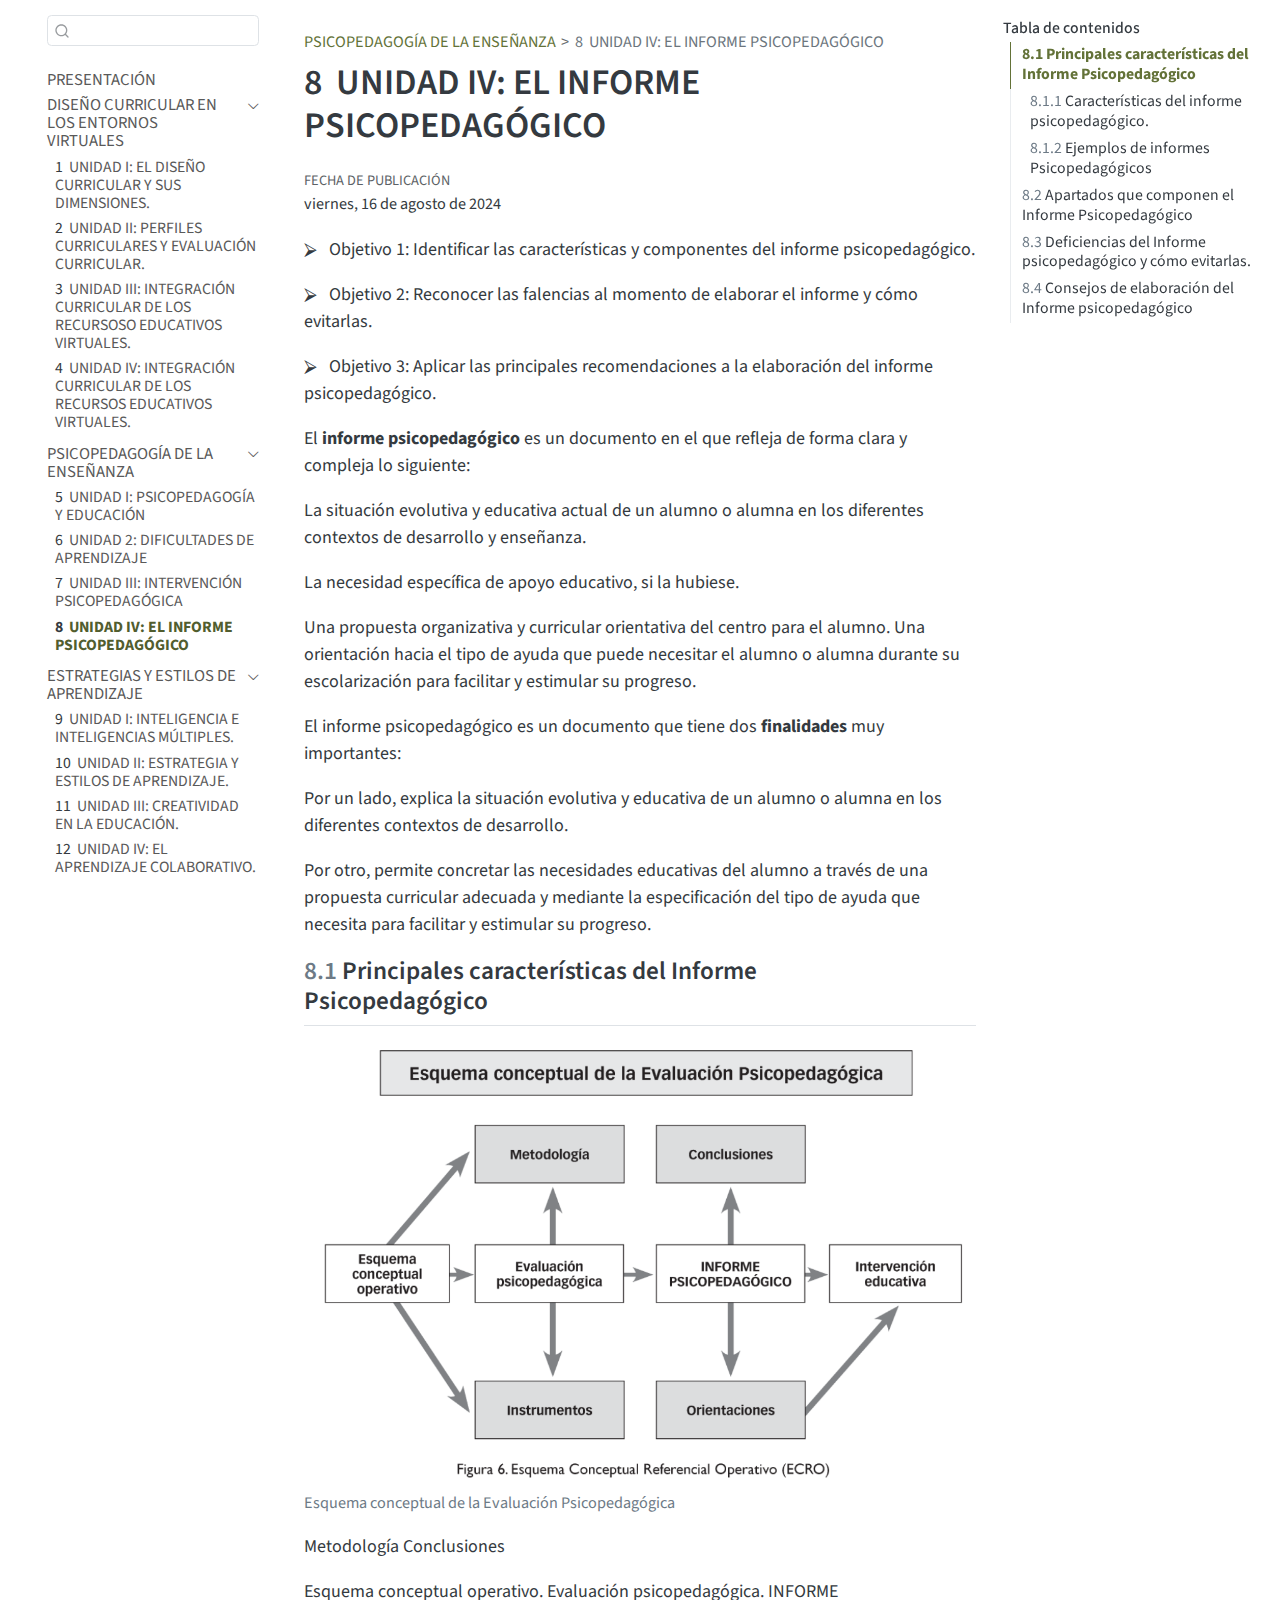
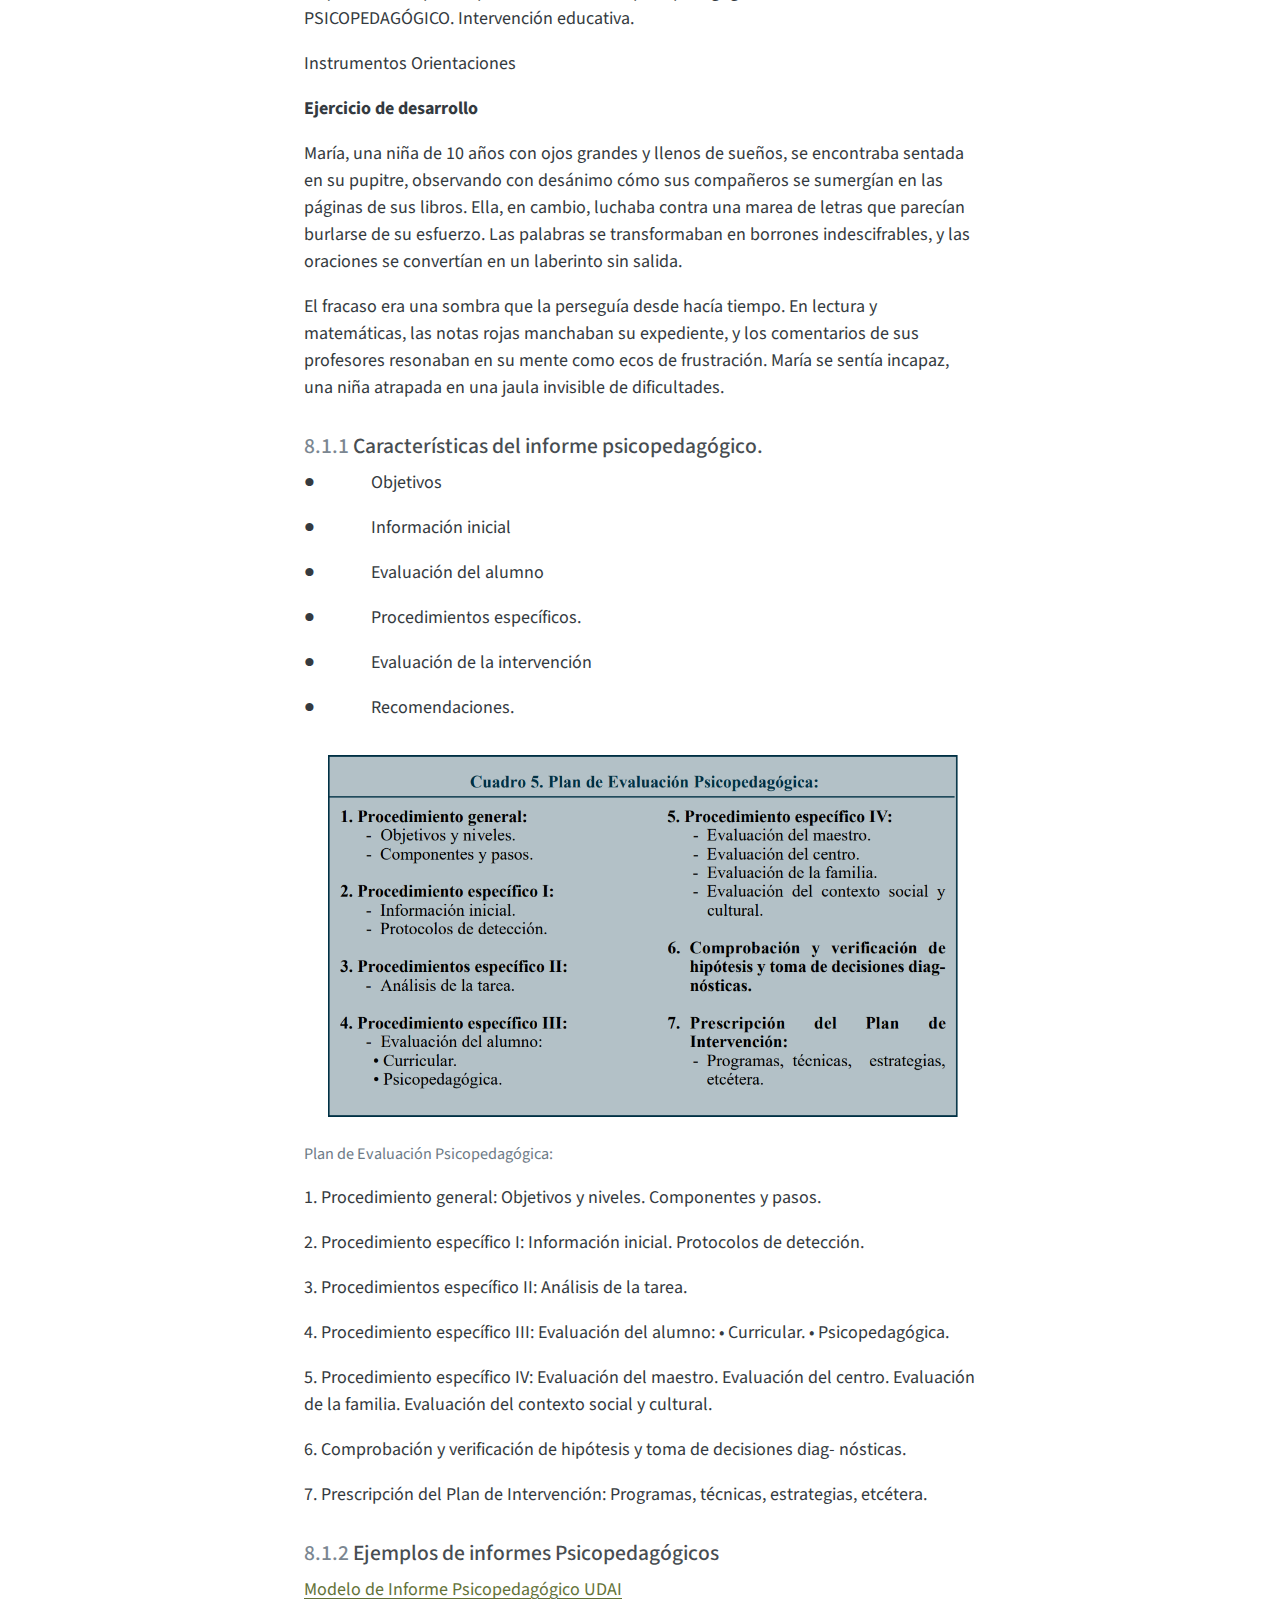
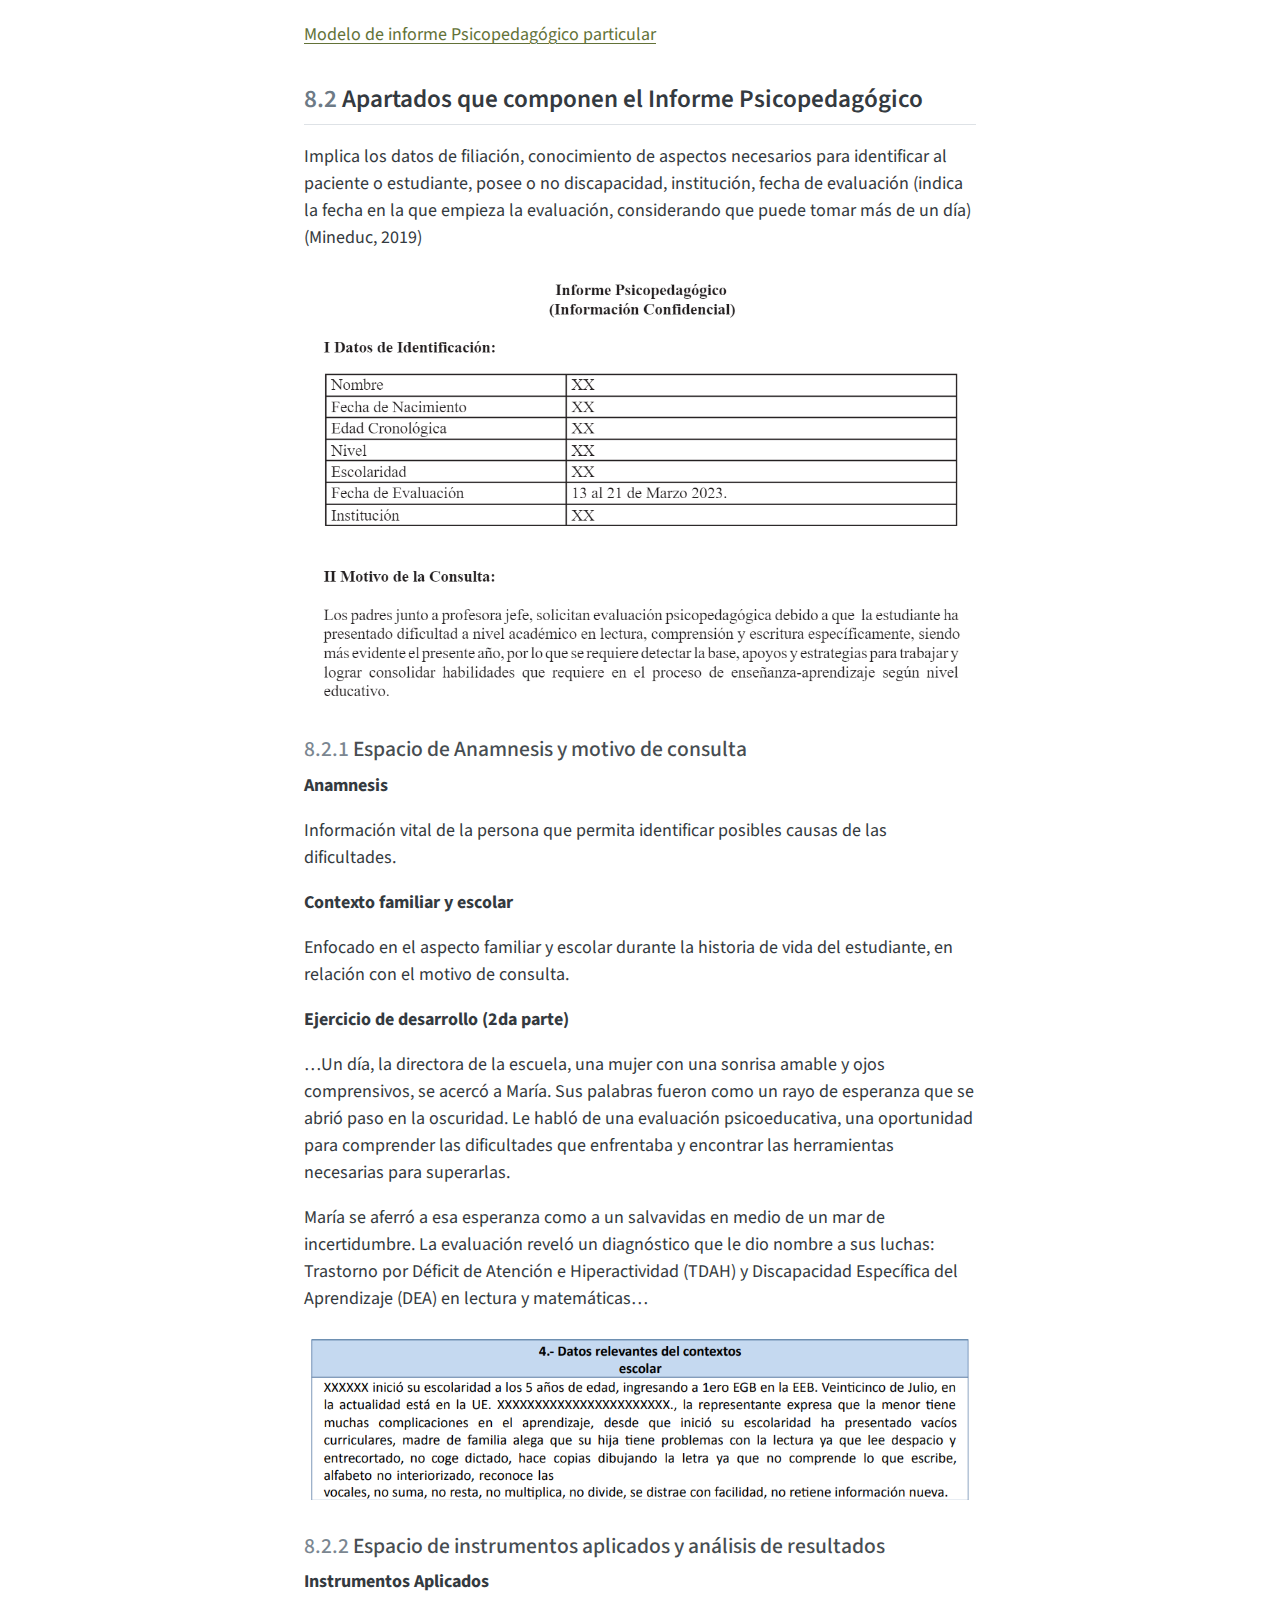
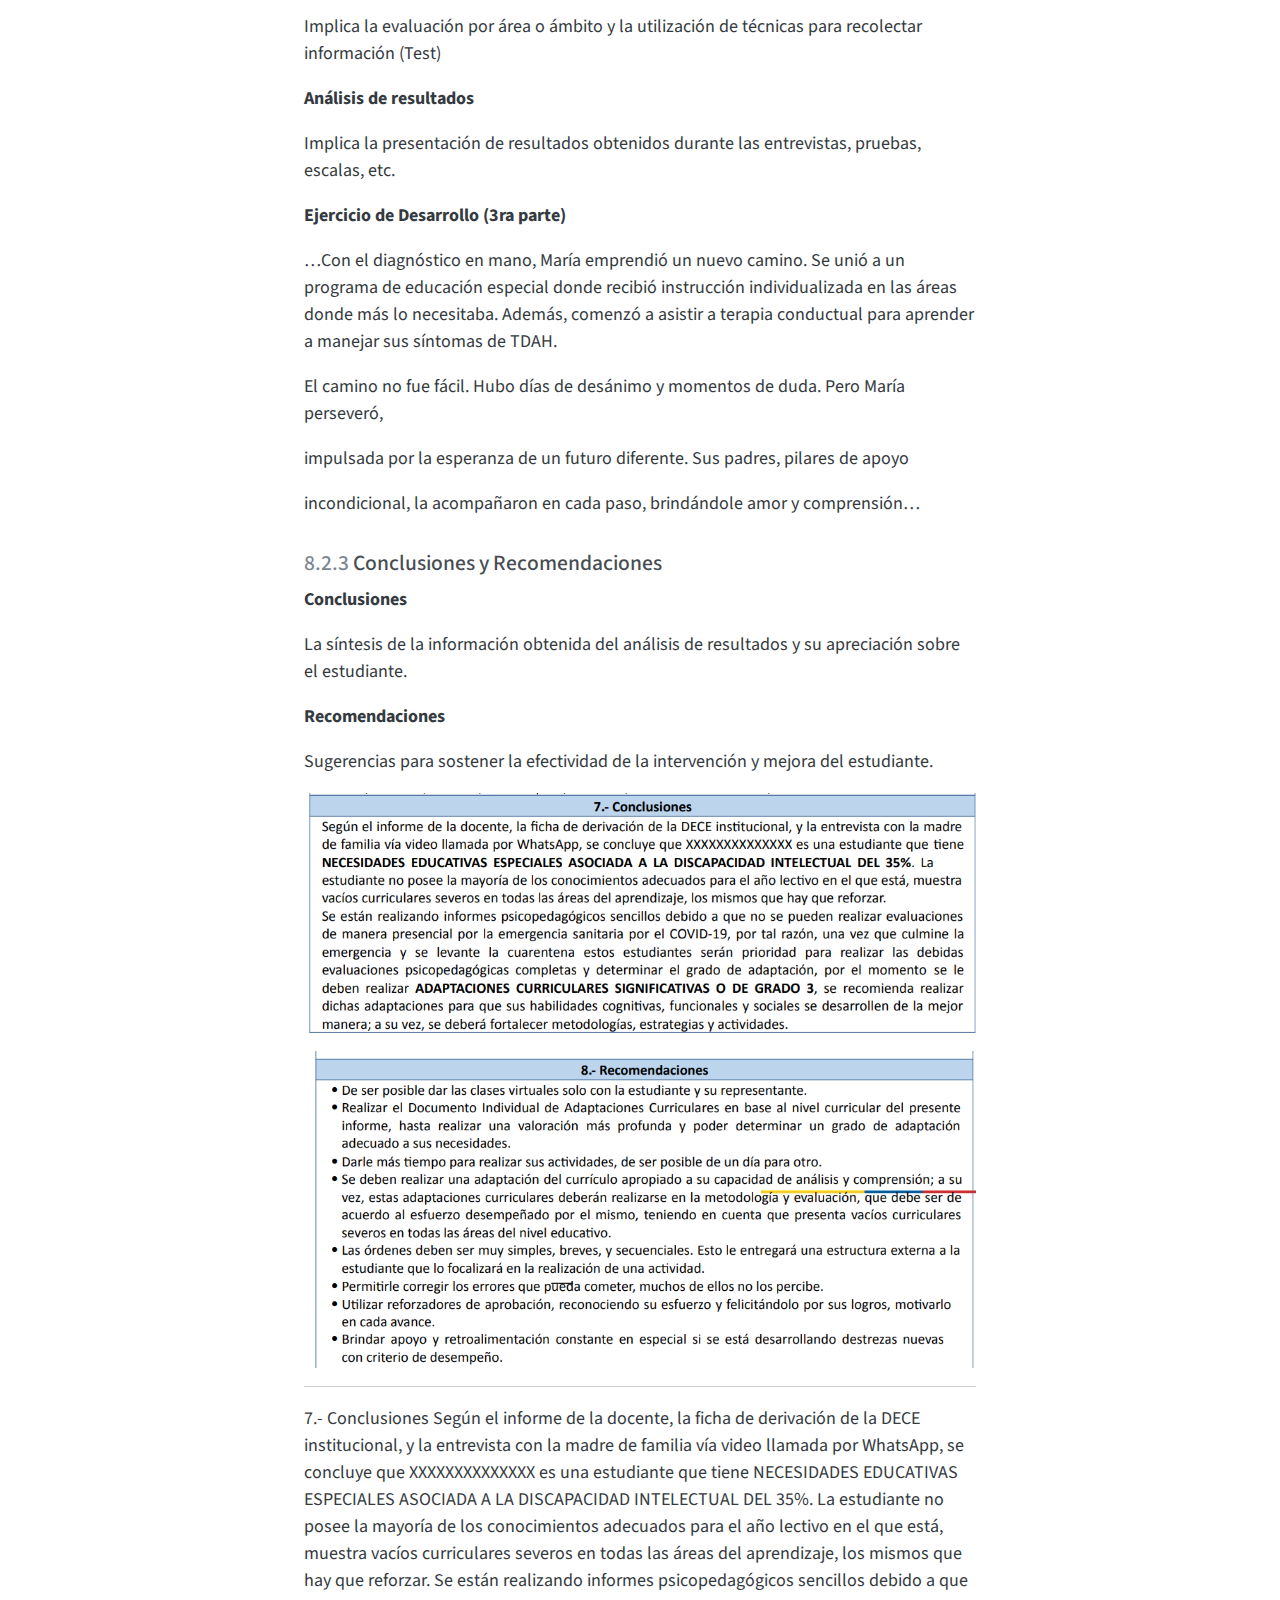
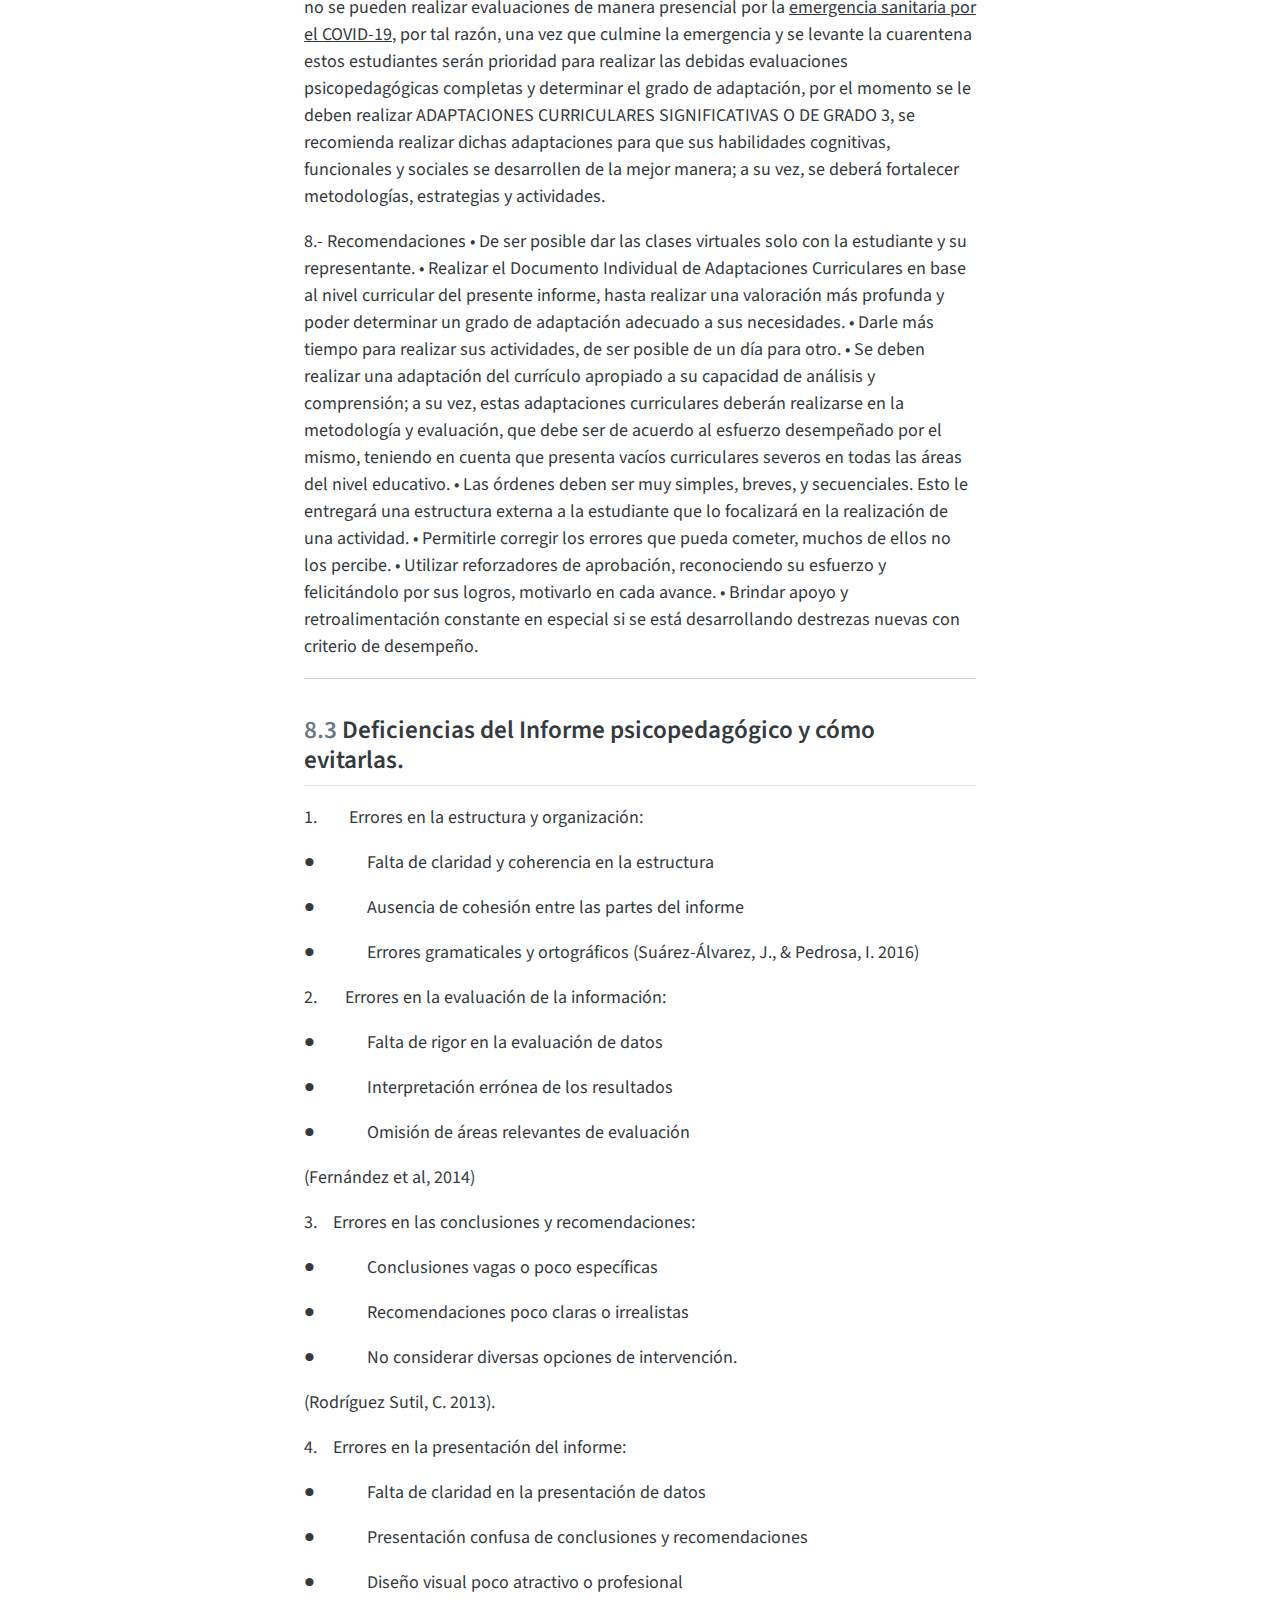
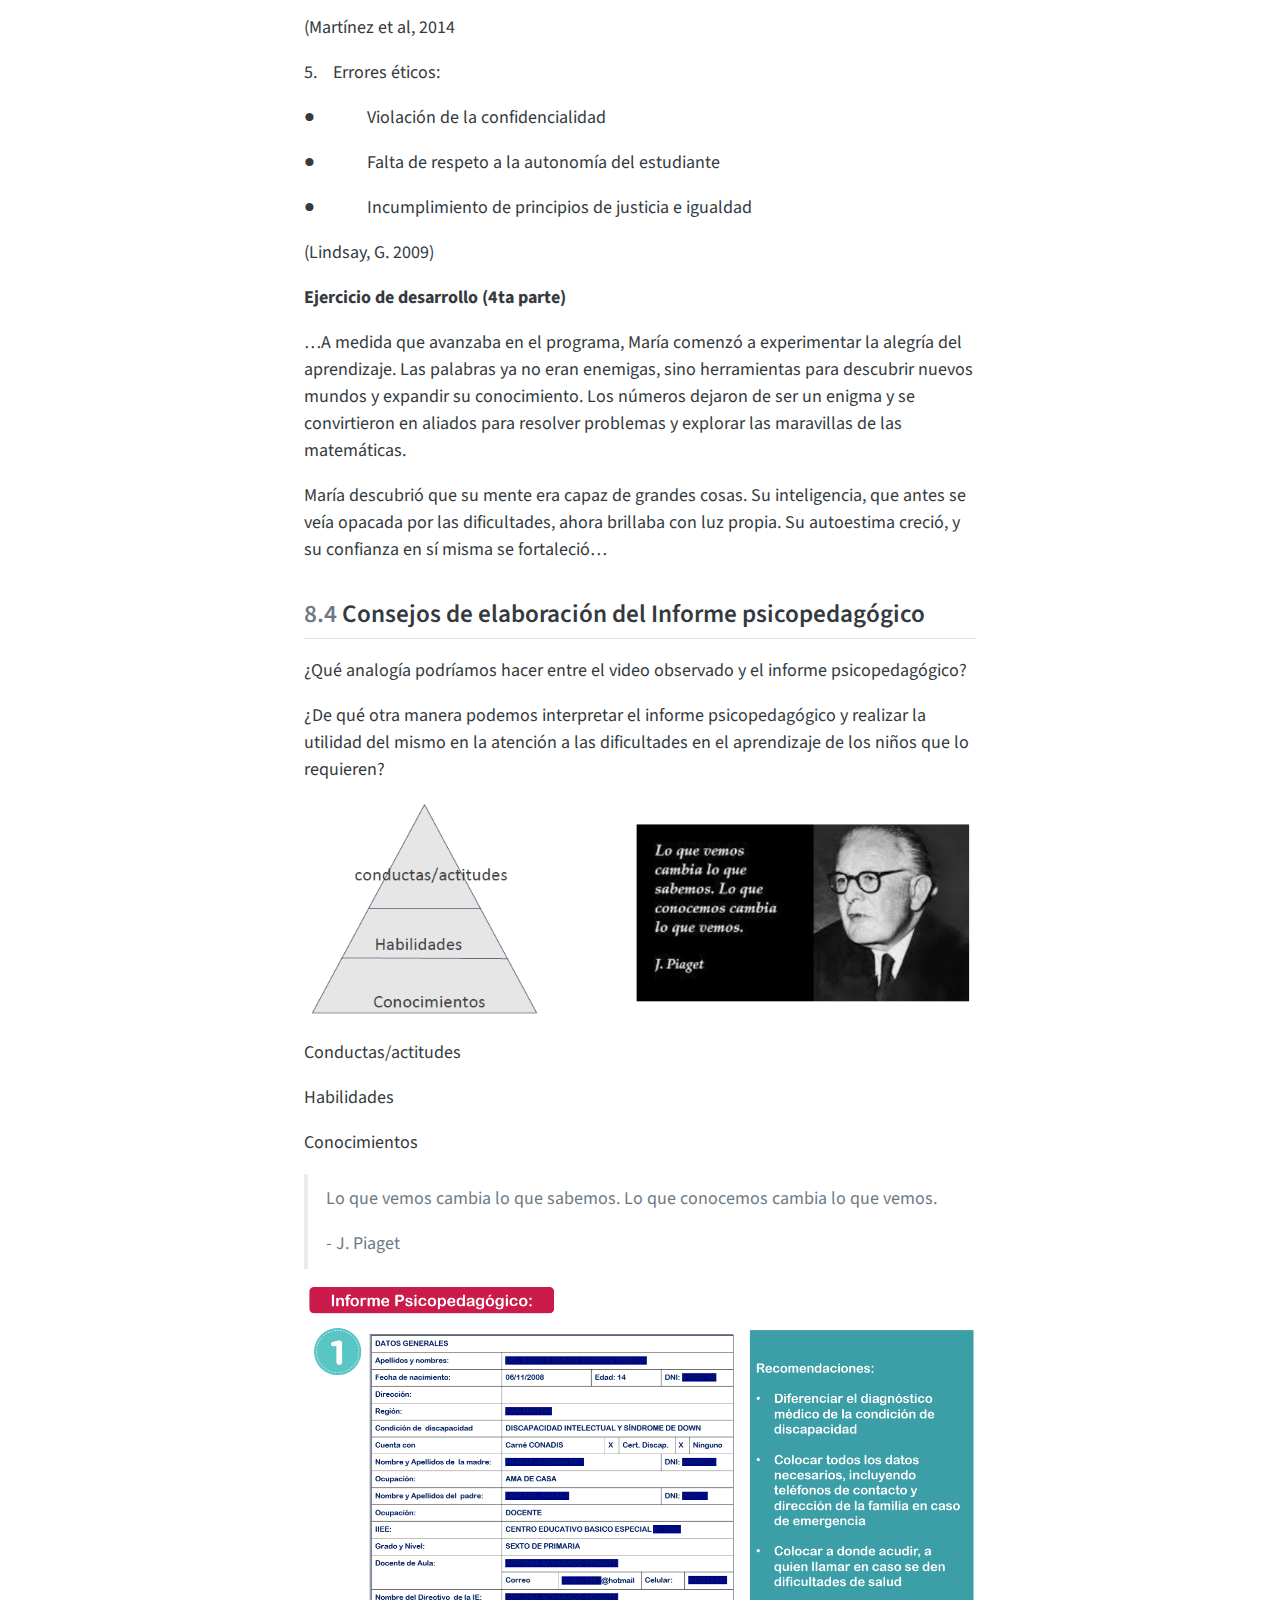
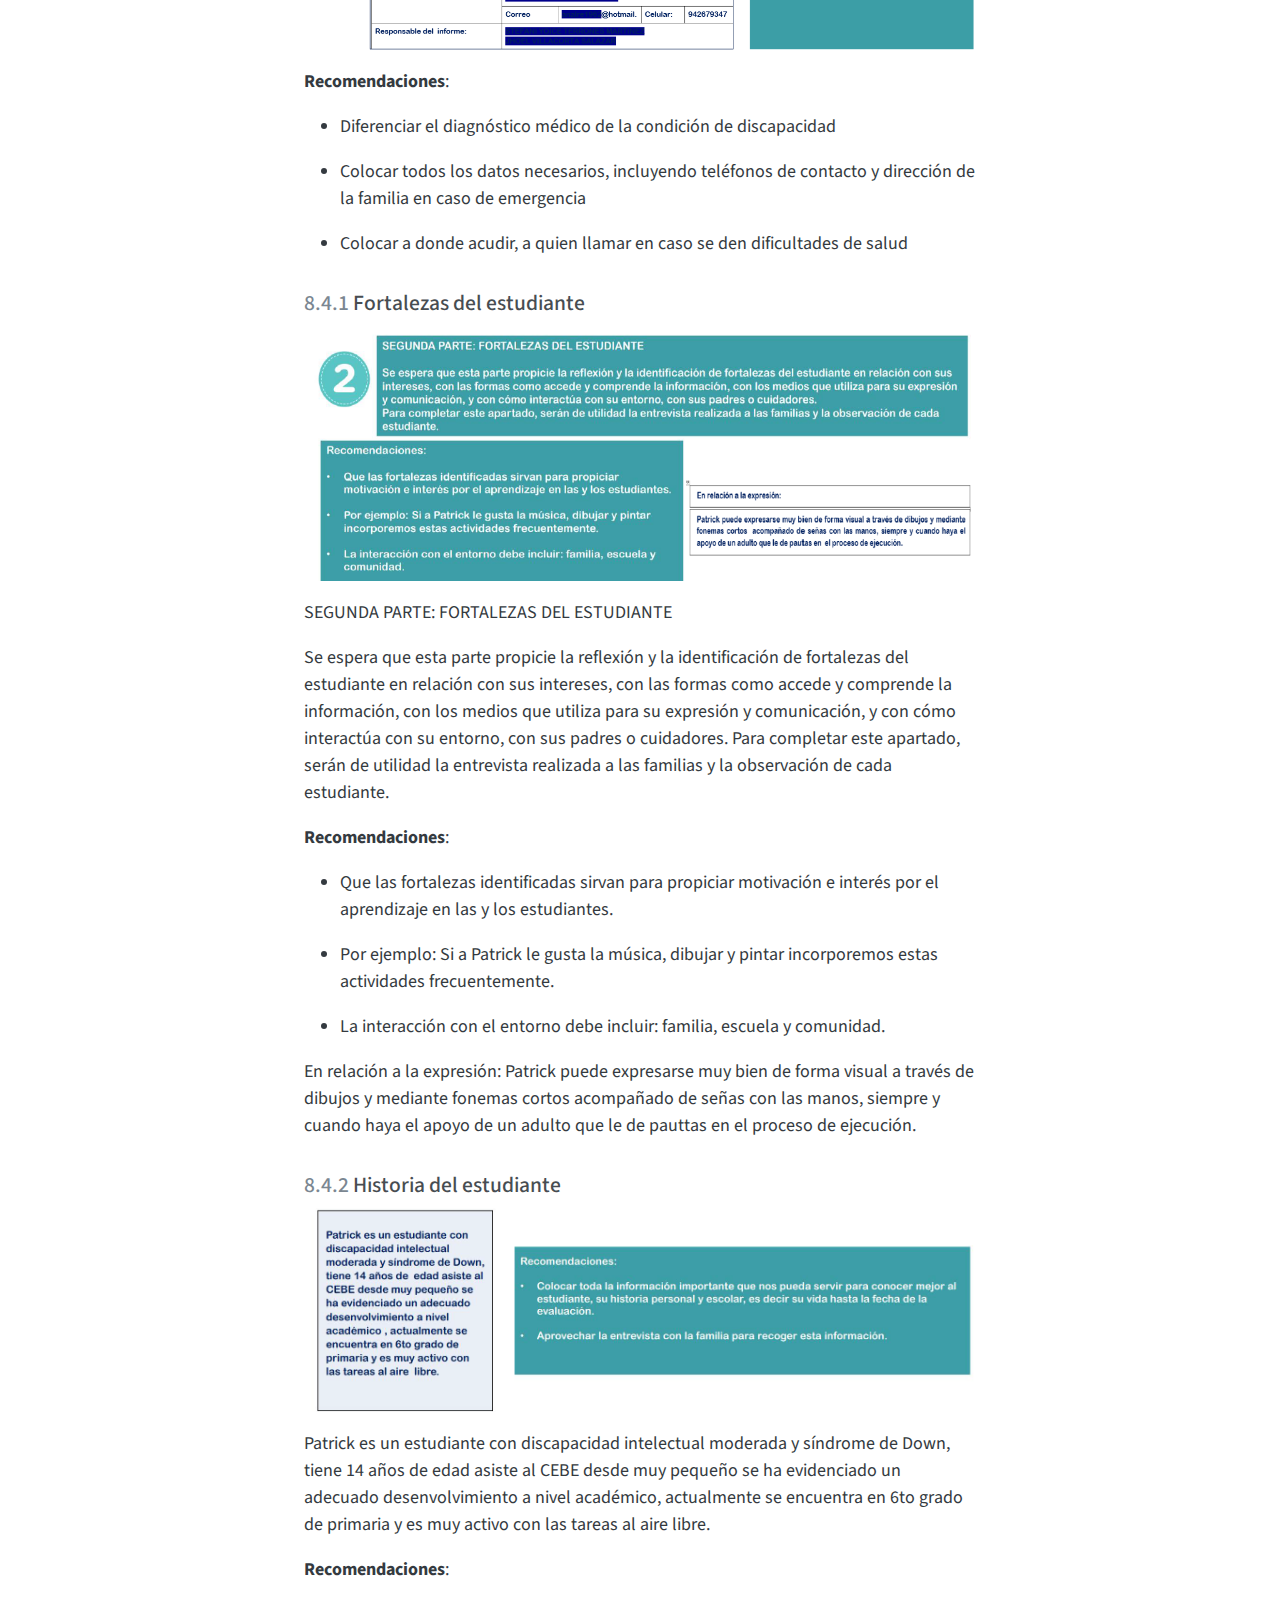
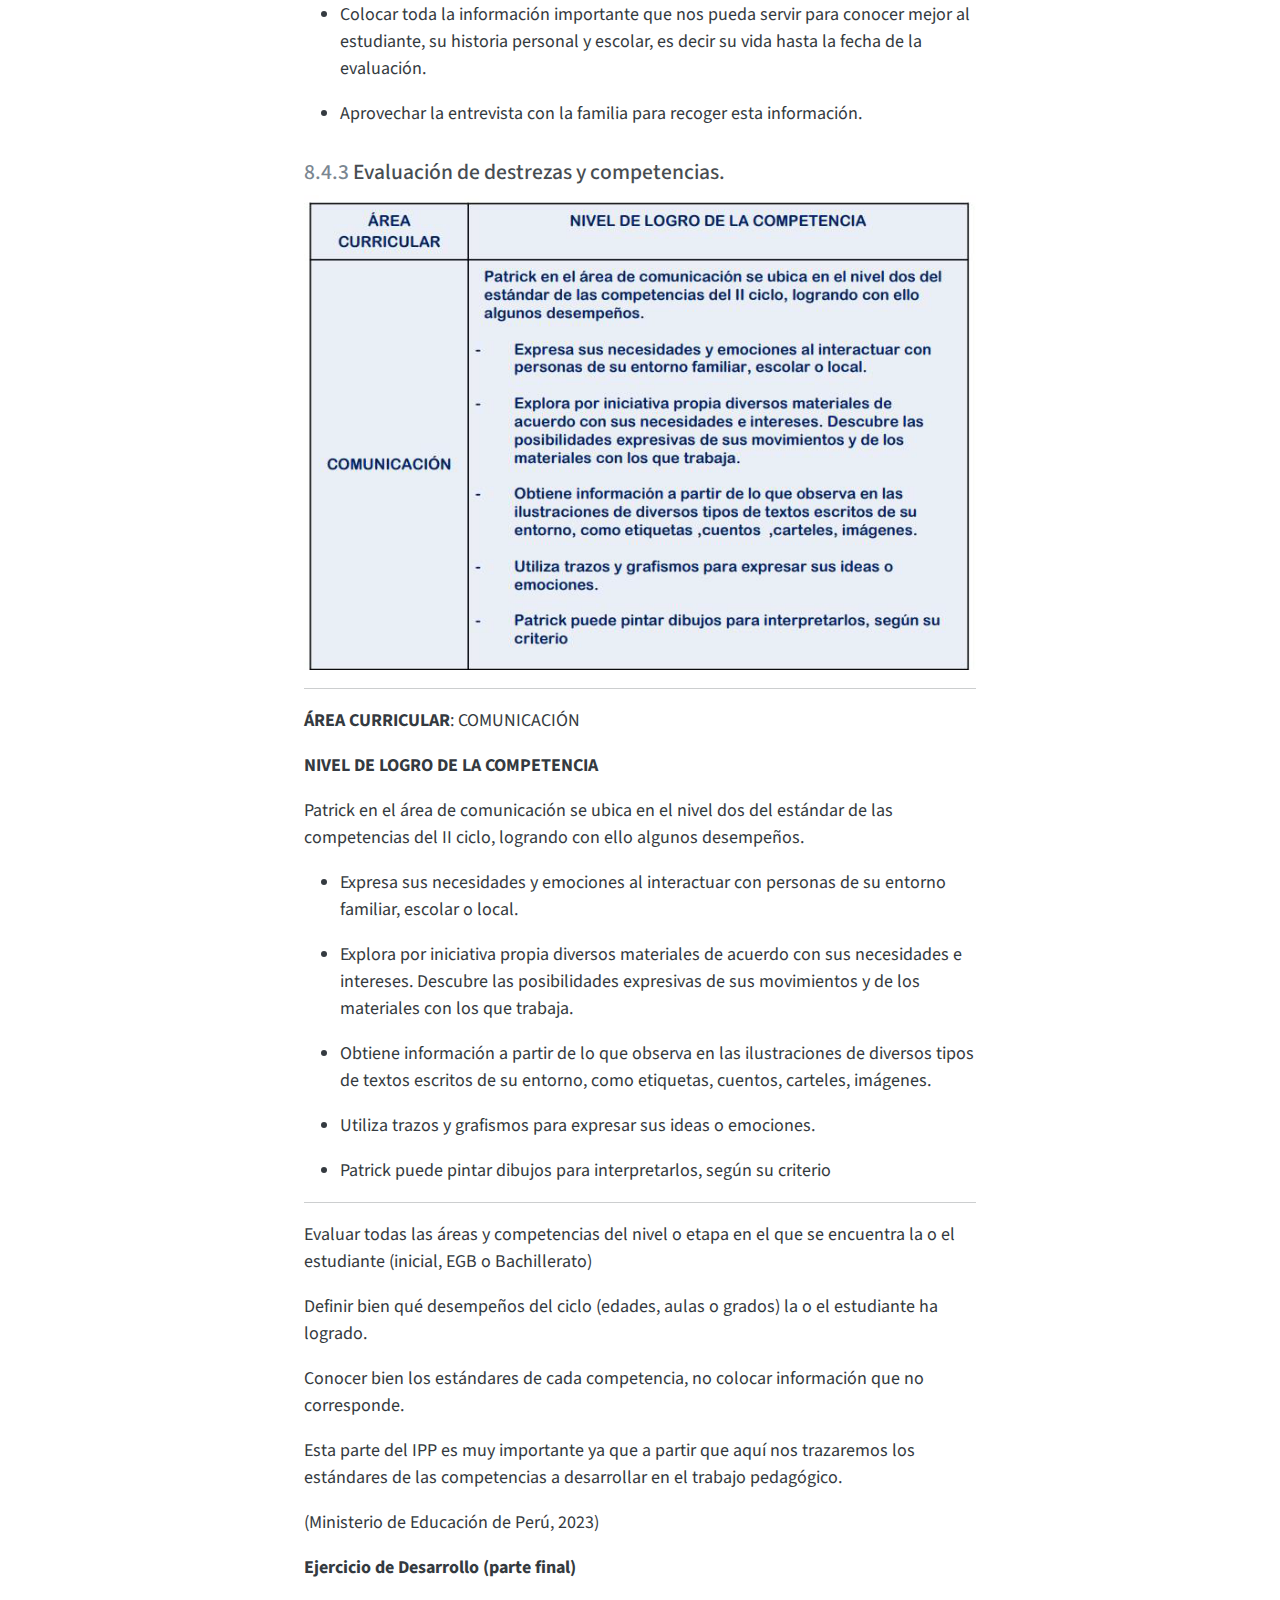
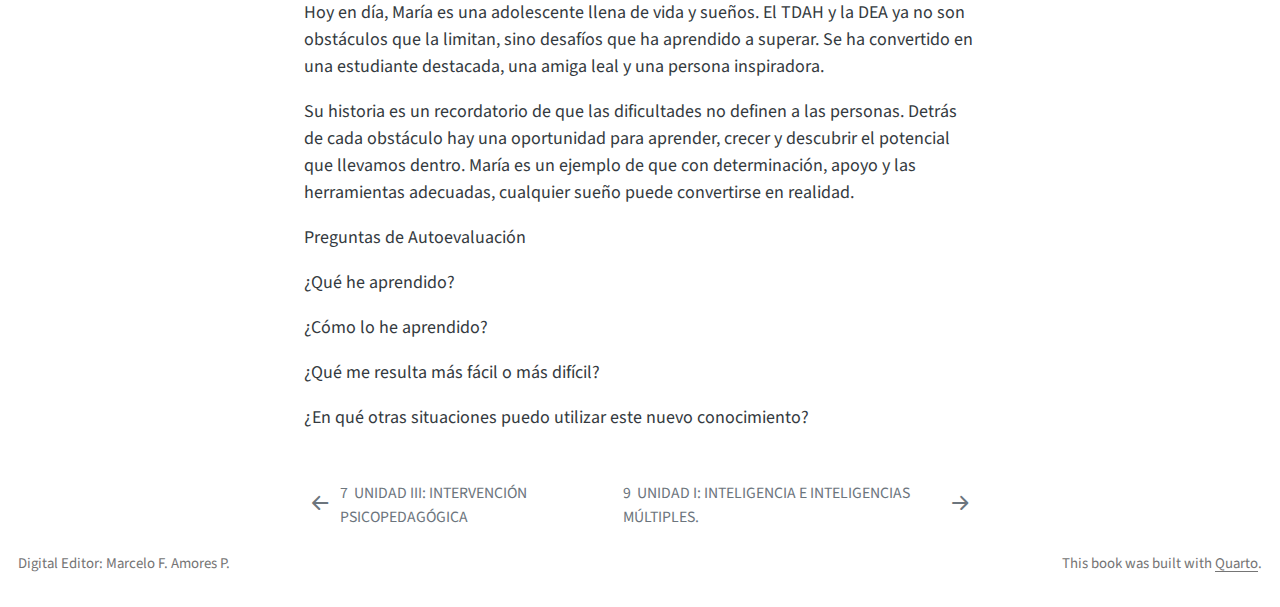
<file: a-04.html>
<!DOCTYPE html>
<html xmlns="http://www.w3.org/1999/xhtml" lang="es" xml:lang="es"><head>

<meta charset="utf-8">
<meta name="generator" content="quarto-1.5.53">

<meta name="viewport" content="width=device-width, initial-scale=1.0, user-scalable=yes">

<meta name="author" content="Marcelo Amores">

<title>8&nbsp; UNIDAD IV: EL INFORME PSICOPEDAGÓGICO – APUNTES DEL PROGRAMA DE MAESTRÍA EN EDUCACIÓN MENCIÓN EN PEDAGOGÍA</title>
<style>
code{white-space: pre-wrap;}
span.smallcaps{font-variant: small-caps;}
div.columns{display: flex; gap: min(4vw, 1.5em);}
div.column{flex: auto; overflow-x: auto;}
div.hanging-indent{margin-left: 1.5em; text-indent: -1.5em;}
ul.task-list{list-style: none;}
ul.task-list li input[type="checkbox"] {
  width: 0.8em;
  margin: 0 0.8em 0.2em -1em; /* quarto-specific, see https://github.com/quarto-dev/quarto-cli/issues/4556 */ 
  vertical-align: middle;
}
</style>


<script src="site_libs/quarto-nav/quarto-nav.js"></script>
<script src="site_libs/quarto-nav/headroom.min.js"></script>
<script src="site_libs/clipboard/clipboard.min.js"></script>
<script src="site_libs/quarto-search/autocomplete.umd.js"></script>
<script src="site_libs/quarto-search/fuse.min.js"></script>
<script src="site_libs/quarto-search/quarto-search.js"></script>
<meta name="quarto:offset" content="./">
<link href="./b-01.html" rel="next">
<link href="./a-03.html" rel="prev">
<link href="./images/cover1.jpg" rel="icon" type="image/jpeg">
<script src="site_libs/quarto-html/quarto.js"></script>
<script src="site_libs/quarto-html/popper.min.js"></script>
<script src="site_libs/quarto-html/tippy.umd.min.js"></script>
<script src="site_libs/quarto-html/anchor.min.js"></script>
<link href="site_libs/quarto-html/tippy.css" rel="stylesheet">
<link href="site_libs/quarto-html/quarto-syntax-highlighting.css" rel="stylesheet" id="quarto-text-highlighting-styles">
<script src="site_libs/bootstrap/bootstrap.min.js"></script>
<link href="site_libs/bootstrap/bootstrap-icons.css" rel="stylesheet">
<link href="site_libs/bootstrap/bootstrap.min.css" rel="stylesheet" id="quarto-bootstrap" data-mode="light">
<script id="quarto-search-options" type="application/json">{
  "location": "sidebar",
  "copy-button": false,
  "collapse-after": 3,
  "panel-placement": "start",
  "type": "textbox",
  "limit": 50,
  "keyboard-shortcut": [
    "f",
    "/",
    "s"
  ],
  "show-item-context": false,
  "language": {
    "search-no-results-text": "Sin resultados",
    "search-matching-documents-text": "documentos encontrados",
    "search-copy-link-title": "Copiar el enlace en la búsqueda",
    "search-hide-matches-text": "Ocultar resultados adicionales",
    "search-more-match-text": "resultado adicional en este documento",
    "search-more-matches-text": "resultados adicionales en este documento",
    "search-clear-button-title": "Borrar",
    "search-text-placeholder": "",
    "search-detached-cancel-button-title": "Cancelar",
    "search-submit-button-title": "Enviar",
    "search-label": "Buscar"
  }
}</script>
<script defer="" data-domain="r4ds.hadley.nz" src="https://plausible.io/js/plausible.js"></script>


</head>

<body class="nav-sidebar floating">

<div id="quarto-search-results"></div>
  <header id="quarto-header" class="headroom fixed-top">
  <nav class="quarto-secondary-nav">
    <div class="container-fluid d-flex">
      <button type="button" class="quarto-btn-toggle btn" data-bs-toggle="collapse" role="button" data-bs-target=".quarto-sidebar-collapse-item" aria-controls="quarto-sidebar" aria-expanded="false" aria-label="Alternar barra lateral" onclick="if (window.quartoToggleHeadroom) { window.quartoToggleHeadroom(); }">
        <i class="bi bi-layout-text-sidebar-reverse"></i>
      </button>
        <nav class="quarto-page-breadcrumbs" aria-label="breadcrumb"><ol class="breadcrumb"><li class="breadcrumb-item"><a href="./a-01.html">PSICOPEDAGOGÍA DE LA ENSEÑANZA</a></li><li class="breadcrumb-item"><a href="./a-04.html"><span class="chapter-number">8</span>&nbsp; <span class="chapter-title">UNIDAD IV: EL INFORME PSICOPEDAGÓGICO</span></a></li></ol></nav>
        <a class="flex-grow-1" role="navigation" data-bs-toggle="collapse" data-bs-target=".quarto-sidebar-collapse-item" aria-controls="quarto-sidebar" aria-expanded="false" aria-label="Alternar barra lateral" onclick="if (window.quartoToggleHeadroom) { window.quartoToggleHeadroom(); }">      
        </a>
      <button type="button" class="btn quarto-search-button" aria-label="Buscar" onclick="window.quartoOpenSearch();">
        <i class="bi bi-search"></i>
      </button>
    </div>
  </nav>
</header>
<!-- content -->
<div id="quarto-content" class="quarto-container page-columns page-rows-contents page-layout-article">
<!-- sidebar -->
  <nav id="quarto-sidebar" class="sidebar collapse collapse-horizontal quarto-sidebar-collapse-item sidebar-navigation floating overflow-auto">
    <div class="pt-lg-2 mt-2 text-left sidebar-header">
    <div class="sidebar-title mb-0 py-0">
      <a href="./">APUNTES DEL PROGRAMA DE MAESTRÍA EN EDUCACIÓN MENCIÓN EN PEDAGOGÍA</a> 
        <div class="sidebar-tools-main">
  <a href="" class="quarto-reader-toggle quarto-navigation-tool px-1" onclick="window.quartoToggleReader(); return false;" title="Alternar modo lector">
  <div class="quarto-reader-toggle-btn">
  <i class="bi"></i>
  </div>
</a>
</div>
    </div>
      </div>
        <div class="mt-2 flex-shrink-0 align-items-center">
        <div class="sidebar-search">
        <div id="quarto-search" class="" title="Buscar"></div>
        </div>
        </div>
    <div class="sidebar-menu-container"> 
    <ul class="list-unstyled mt-1">
        <li class="sidebar-item">
  <div class="sidebar-item-container"> 
  <a href="./index.html" class="sidebar-item-text sidebar-link">
 <span class="menu-text">PRESENTACIÓN</span></a>
  </div>
</li>
        <li class="sidebar-item sidebar-item-section">
      <div class="sidebar-item-container"> 
            <a class="sidebar-item-text sidebar-link text-start" data-bs-toggle="collapse" data-bs-target="#quarto-sidebar-section-1" role="navigation" aria-expanded="true">
 <span class="menu-text">DISEÑO CURRICULAR EN LOS ENTORNOS VIRTUALES</span></a>
          <a class="sidebar-item-toggle text-start" data-bs-toggle="collapse" data-bs-target="#quarto-sidebar-section-1" role="navigation" aria-expanded="true" aria-label="Alternar sección">
            <i class="bi bi-chevron-right ms-2"></i>
          </a> 
      </div>
      <ul id="quarto-sidebar-section-1" class="collapse list-unstyled sidebar-section depth1 show">  
          <li class="sidebar-item">
  <div class="sidebar-item-container"> 
  <a href="./c-01.html" class="sidebar-item-text sidebar-link">
 <span class="menu-text"><span class="chapter-number">1</span>&nbsp; <span class="chapter-title">UNIDAD I: EL DISEÑO CURRICULAR Y SUS DIMENSIONES.</span></span></a>
  </div>
</li>
          <li class="sidebar-item">
  <div class="sidebar-item-container"> 
  <a href="./c-02.html" class="sidebar-item-text sidebar-link">
 <span class="menu-text"><span class="chapter-number">2</span>&nbsp; <span class="chapter-title">UNIDAD II: PERFILES CURRICULARES Y EVALUACIÓN CURRICULAR.</span></span></a>
  </div>
</li>
          <li class="sidebar-item">
  <div class="sidebar-item-container"> 
  <a href="./c-03.html" class="sidebar-item-text sidebar-link">
 <span class="menu-text"><span class="chapter-number">3</span>&nbsp; <span class="chapter-title">UNIDAD III: INTEGRACIÓN CURRICULAR DE LOS RECURSOSO EDUCATIVOS VIRTUALES.</span></span></a>
  </div>
</li>
          <li class="sidebar-item">
  <div class="sidebar-item-container"> 
  <a href="./c-04.html" class="sidebar-item-text sidebar-link">
 <span class="menu-text"><span class="chapter-number">4</span>&nbsp; <span class="chapter-title">UNIDAD IV: INTEGRACIÓN CURRICULAR DE LOS RECURSOS EDUCATIVOS VIRTUALES.</span></span></a>
  </div>
</li>
      </ul>
  </li>
        <li class="sidebar-item sidebar-item-section">
      <div class="sidebar-item-container"> 
            <a class="sidebar-item-text sidebar-link text-start" data-bs-toggle="collapse" data-bs-target="#quarto-sidebar-section-2" role="navigation" aria-expanded="true">
 <span class="menu-text">PSICOPEDAGOGÍA DE LA ENSEÑANZA</span></a>
          <a class="sidebar-item-toggle text-start" data-bs-toggle="collapse" data-bs-target="#quarto-sidebar-section-2" role="navigation" aria-expanded="true" aria-label="Alternar sección">
            <i class="bi bi-chevron-right ms-2"></i>
          </a> 
      </div>
      <ul id="quarto-sidebar-section-2" class="collapse list-unstyled sidebar-section depth1 show">  
          <li class="sidebar-item">
  <div class="sidebar-item-container"> 
  <a href="./a-01.html" class="sidebar-item-text sidebar-link">
 <span class="menu-text"><span class="chapter-number">5</span>&nbsp; <span class="chapter-title">UNIDAD I: PSICOPEDAGOGÍA Y EDUCACIÓN</span></span></a>
  </div>
</li>
          <li class="sidebar-item">
  <div class="sidebar-item-container"> 
  <a href="./a-02.html" class="sidebar-item-text sidebar-link">
 <span class="menu-text"><span class="chapter-number">6</span>&nbsp; <span class="chapter-title">UNIDAD 2: DIFICULTADES DE APRENDIZAJE</span></span></a>
  </div>
</li>
          <li class="sidebar-item">
  <div class="sidebar-item-container"> 
  <a href="./a-03.html" class="sidebar-item-text sidebar-link">
 <span class="menu-text"><span class="chapter-number">7</span>&nbsp; <span class="chapter-title">UNIDAD III: INTERVENCIÓN PSICOPEDAGÓGICA</span></span></a>
  </div>
</li>
          <li class="sidebar-item">
  <div class="sidebar-item-container"> 
  <a href="./a-04.html" class="sidebar-item-text sidebar-link active">
 <span class="menu-text"><span class="chapter-number">8</span>&nbsp; <span class="chapter-title">UNIDAD IV: EL INFORME PSICOPEDAGÓGICO</span></span></a>
  </div>
</li>
      </ul>
  </li>
        <li class="sidebar-item sidebar-item-section">
      <div class="sidebar-item-container"> 
            <a class="sidebar-item-text sidebar-link text-start" data-bs-toggle="collapse" data-bs-target="#quarto-sidebar-section-3" role="navigation" aria-expanded="true">
 <span class="menu-text">ESTRATEGIAS Y ESTILOS DE APRENDIZAJE</span></a>
          <a class="sidebar-item-toggle text-start" data-bs-toggle="collapse" data-bs-target="#quarto-sidebar-section-3" role="navigation" aria-expanded="true" aria-label="Alternar sección">
            <i class="bi bi-chevron-right ms-2"></i>
          </a> 
      </div>
      <ul id="quarto-sidebar-section-3" class="collapse list-unstyled sidebar-section depth1 show">  
          <li class="sidebar-item">
  <div class="sidebar-item-container"> 
  <a href="./b-01.html" class="sidebar-item-text sidebar-link">
 <span class="menu-text"><span class="chapter-number">9</span>&nbsp; <span class="chapter-title">UNIDAD I: INTELIGENCIA E INTELIGENCIAS MÚLTIPLES.</span></span></a>
  </div>
</li>
          <li class="sidebar-item">
  <div class="sidebar-item-container"> 
  <a href="./b-02.html" class="sidebar-item-text sidebar-link">
 <span class="menu-text"><span class="chapter-number">10</span>&nbsp; <span class="chapter-title">UNIDAD II: ESTRATEGIA Y ESTILOS DE APRENDIZAJE.</span></span></a>
  </div>
</li>
          <li class="sidebar-item">
  <div class="sidebar-item-container"> 
  <a href="./b-03.html" class="sidebar-item-text sidebar-link">
 <span class="menu-text"><span class="chapter-number">11</span>&nbsp; <span class="chapter-title">UNIDAD III: CREATIVIDAD EN LA EDUCACIÓN.</span></span></a>
  </div>
</li>
          <li class="sidebar-item">
  <div class="sidebar-item-container"> 
  <a href="./b-04.html" class="sidebar-item-text sidebar-link">
 <span class="menu-text"><span class="chapter-number">12</span>&nbsp; <span class="chapter-title">UNIDAD IV: EL APRENDIZAJE COLABORATIVO.</span></span></a>
  </div>
</li>
      </ul>
  </li>
    </ul>
    </div>
</nav>
<div id="quarto-sidebar-glass" class="quarto-sidebar-collapse-item" data-bs-toggle="collapse" data-bs-target=".quarto-sidebar-collapse-item"></div>
<!-- margin-sidebar -->
    <div id="quarto-margin-sidebar" class="sidebar margin-sidebar">
        <nav id="TOC" role="doc-toc" class="toc-active">
    <h2 id="toc-title">Tabla de contenidos</h2>
   
  <ul>
  <li><a href="#principales-características-del-informe-psicopedagógico" id="toc-principales-características-del-informe-psicopedagógico" class="nav-link active" data-scroll-target="#principales-características-del-informe-psicopedagógico"><span class="header-section-number">8.1</span> Principales características del Informe Psicopedagógico</a>
  <ul class="collapse">
  <li><a href="#características-del-informe-psicopedagógico." id="toc-características-del-informe-psicopedagógico." class="nav-link" data-scroll-target="#características-del-informe-psicopedagógico."><span class="header-section-number">8.1.1</span> Características del informe psicopedagógico.</a></li>
  <li><a href="#ejemplos-de-informes-psicopedagógicos" id="toc-ejemplos-de-informes-psicopedagógicos" class="nav-link" data-scroll-target="#ejemplos-de-informes-psicopedagógicos"><span class="header-section-number">8.1.2</span> Ejemplos de informes Psicopedagógicos</a></li>
  </ul></li>
  <li><a href="#apartados-que-componen-el-informe-psicopedagógico" id="toc-apartados-que-componen-el-informe-psicopedagógico" class="nav-link" data-scroll-target="#apartados-que-componen-el-informe-psicopedagógico"><span class="header-section-number">8.2</span> Apartados que componen el Informe Psicopedagógico</a>
  <ul class="collapse">
  <li><a href="#espacio-de-anamnesis-y-motivo-de-consulta" id="toc-espacio-de-anamnesis-y-motivo-de-consulta" class="nav-link" data-scroll-target="#espacio-de-anamnesis-y-motivo-de-consulta"><span class="header-section-number">8.2.1</span> Espacio de Anamnesis y motivo de consulta</a></li>
  <li><a href="#espacio-de-instrumentos-aplicados-y-análisis-de-resultados" id="toc-espacio-de-instrumentos-aplicados-y-análisis-de-resultados" class="nav-link" data-scroll-target="#espacio-de-instrumentos-aplicados-y-análisis-de-resultados"><span class="header-section-number">8.2.2</span> Espacio de instrumentos aplicados y análisis de resultados</a></li>
  <li><a href="#conclusiones-y-recomendaciones" id="toc-conclusiones-y-recomendaciones" class="nav-link" data-scroll-target="#conclusiones-y-recomendaciones"><span class="header-section-number">8.2.3</span> Conclusiones y Recomendaciones</a></li>
  </ul></li>
  <li><a href="#deficiencias-del-informe-psicopedagógico-y-cómo-evitarlas." id="toc-deficiencias-del-informe-psicopedagógico-y-cómo-evitarlas." class="nav-link" data-scroll-target="#deficiencias-del-informe-psicopedagógico-y-cómo-evitarlas."><span class="header-section-number">8.3</span> Deficiencias del Informe psicopedagógico y cómo evitarlas.</a></li>
  <li><a href="#consejos-de-elaboración-del-informe-psicopedagógico" id="toc-consejos-de-elaboración-del-informe-psicopedagógico" class="nav-link" data-scroll-target="#consejos-de-elaboración-del-informe-psicopedagógico"><span class="header-section-number">8.4</span> Consejos de elaboración del Informe psicopedagógico</a>
  <ul class="collapse">
  <li><a href="#fortalezas-del-estudiante" id="toc-fortalezas-del-estudiante" class="nav-link" data-scroll-target="#fortalezas-del-estudiante"><span class="header-section-number">8.4.1</span> Fortalezas del estudiante</a></li>
  <li><a href="#historia-del-estudiante" id="toc-historia-del-estudiante" class="nav-link" data-scroll-target="#historia-del-estudiante"><span class="header-section-number">8.4.2</span> Historia del estudiante</a></li>
  <li><a href="#evaluación-de-destrezas-y-competencias." id="toc-evaluación-de-destrezas-y-competencias." class="nav-link" data-scroll-target="#evaluación-de-destrezas-y-competencias."><span class="header-section-number">8.4.3</span> Evaluación de destrezas y competencias.</a></li>
  </ul></li>
  </ul>
</nav>
    </div>
<!-- main -->
<main class="content" id="quarto-document-content">

<header id="title-block-header" class="quarto-title-block default"><nav class="quarto-page-breadcrumbs quarto-title-breadcrumbs d-none d-lg-block" aria-label="breadcrumb"><ol class="breadcrumb"><li class="breadcrumb-item"><a href="./a-01.html">PSICOPEDAGOGÍA DE LA ENSEÑANZA</a></li><li class="breadcrumb-item"><a href="./a-04.html"><span class="chapter-number">8</span>&nbsp; <span class="chapter-title">UNIDAD IV: EL INFORME PSICOPEDAGÓGICO</span></a></li></ol></nav>
<div class="quarto-title">
<h1 class="title"><span class="chapter-number">8</span>&nbsp; <span class="chapter-title">UNIDAD IV: EL INFORME PSICOPEDAGÓGICO</span></h1>
</div>



<div class="quarto-title-meta">

    
    <div>
    <div class="quarto-title-meta-heading">Fecha de publicación</div>
    <div class="quarto-title-meta-contents">
      <p class="date">viernes, 16 de agosto de 2024</p>
    </div>
  </div>
  
    
  </div>
  


</header>


<p>⮚&nbsp;&nbsp; Objetivo 1: Identificar las características y componentes del informe psicopedagógico.</p>
<p>⮚&nbsp;&nbsp; Objetivo 2: Reconocer las falencias al momento de elaborar el informe y cómo evitarlas.</p>
<p>⮚&nbsp;&nbsp; Objetivo 3: Aplicar las principales recomendaciones a la elaboración del informe psicopedagógico.</p>
<p>El <strong>informe psicopedagógico</strong> es un documento en el que refleja de forma clara y compleja lo siguiente:</p>
<p>La situación evolutiva y educativa actual de un alumno o alumna en los diferentes contextos de desarrollo y enseñanza.</p>
<p>La necesidad específica de apoyo educativo, si la hubiese.</p>
<p>Una propuesta organizativa y curricular orientativa del centro para el alumno. Una orientación hacia el tipo de ayuda que puede necesitar el alumno o alumna durante su escolarización para facilitar y estimular su progreso.</p>
<p>El informe psicopedagógico es un documento que tiene dos <strong>finalidades</strong> muy importantes:</p>
<p>Por un lado, explica la situación evolutiva y educativa de un alumno o alumna en los diferentes contextos de desarrollo.</p>
<p>Por otro, permite concretar las necesidades educativas del alumno a través de una propuesta curricular adecuada y mediante la especificación del tipo de ayuda que necesita para facilitar y estimular su progreso.</p>
<section id="principales-características-del-informe-psicopedagógico" class="level2" data-number="8.1">
<h2 data-number="8.1" class="anchored" data-anchor-id="principales-características-del-informe-psicopedagógico"><span class="header-section-number">8.1</span> Principales características del Informe Psicopedagógico</h2>
<div class="quarto-figure quarto-figure-center">
<figure class="figure">
<p><img src="images/clipboard-1464004362.png" class="img-fluid figure-img"></p>
<figcaption>Esquema conceptual de la Evaluación Psicopedagógica</figcaption>
</figure>
</div>
<p>Metodología Conclusiones</p>
<p>Esquema conceptual operativo. Evaluación psicopedagógica. INFORME PSICOPEDAGÓGICO. Intervención educativa.</p>
<p>Instrumentos Orientaciones</p>
<p><strong>Ejercicio de desarrollo</strong></p>
<p>María, una niña de 10 años con ojos grandes y llenos de sueños, se encontraba sentada en su pupitre, observando con desánimo cómo sus compañeros se sumergían en las páginas de sus libros. Ella, en cambio, luchaba contra una marea de letras que parecían burlarse de su esfuerzo. Las palabras se transformaban en borrones indescifrables, y las oraciones se convertían en un laberinto sin salida.</p>
<p>El fracaso era una sombra que la perseguía desde hacía tiempo. En lectura y matemáticas, las notas rojas manchaban su expediente, y los comentarios de sus profesores resonaban en su mente como ecos de frustración. María se sentía incapaz, una niña atrapada en una jaula invisible de dificultades.</p>
<section id="características-del-informe-psicopedagógico." class="level3" data-number="8.1.1">
<h3 data-number="8.1.1" class="anchored" data-anchor-id="características-del-informe-psicopedagógico."><span class="header-section-number">8.1.1</span> Características del informe psicopedagógico.</h3>
<p>●&nbsp;&nbsp;&nbsp;&nbsp;&nbsp;&nbsp;&nbsp;&nbsp;&nbsp;&nbsp;&nbsp;&nbsp;&nbsp; Objetivos</p>
<p>●&nbsp;&nbsp;&nbsp;&nbsp;&nbsp;&nbsp;&nbsp;&nbsp;&nbsp;&nbsp;&nbsp;&nbsp;&nbsp; Información inicial</p>
<p>●&nbsp;&nbsp;&nbsp;&nbsp;&nbsp;&nbsp;&nbsp;&nbsp;&nbsp;&nbsp;&nbsp;&nbsp;&nbsp; Evaluación del alumno</p>
<p>●&nbsp;&nbsp;&nbsp;&nbsp;&nbsp;&nbsp;&nbsp;&nbsp;&nbsp;&nbsp;&nbsp;&nbsp;&nbsp; Procedimientos específicos.</p>
<p>●&nbsp;&nbsp;&nbsp;&nbsp;&nbsp;&nbsp;&nbsp;&nbsp;&nbsp;&nbsp;&nbsp;&nbsp;&nbsp; Evaluación de la intervención</p>
<p>●&nbsp;&nbsp;&nbsp;&nbsp;&nbsp;&nbsp;&nbsp;&nbsp;&nbsp;&nbsp;&nbsp;&nbsp;&nbsp; Recomendaciones.</p>
<div class="quarto-figure quarto-figure-center">
<figure class="figure">
<p><img src="images/clipboard-988979051.png" class="img-fluid figure-img"></p>
<figcaption>Plan de Evaluación Psicopedagógica:</figcaption>
</figure>
</div>
<p>1. Procedimiento general: Objetivos y niveles. Componentes y pasos.</p>
<p>2. Procedimiento específico I: Información inicial. Protocolos de detección.</p>
<p>3. Procedimientos específico II: Análisis de la tarea.</p>
<p>4. Procedimiento específico III: Evaluación del alumno: • Curricular. • Psicopedagógica.</p>
<p>5. Procedimiento específico IV: Evaluación del maestro. Evaluación del centro. Evaluación de la familia. Evaluación del contexto social y cultural.</p>
<p>6. Comprobación y verificación de hipótesis y toma de decisiones diag- nósticas.</p>
<p>7. Prescripción del Plan de Intervención: Programas, técnicas, estrategias, etcétera.</p>
</section>
<section id="ejemplos-de-informes-psicopedagógicos" class="level3" data-number="8.1.2">
<h3 data-number="8.1.2" class="anchored" data-anchor-id="ejemplos-de-informes-psicopedagógicos"><span class="header-section-number">8.1.2</span> Ejemplos de informes Psicopedagógicos</h3>
<p><a href="https://docs.google.com/document/d/1X_0Nmc7UXKKwKTBYy2LWh18nEC3q3Kft/edit?usp=sharing&amp;ouid=116077189931694688908&amp;rtpof=true&amp;sd=true"><u>Modelo de Informe Psicopedagógico UDAI</u></a></p>
<p><a href="https://docs.google.com/document/d/1DVNOUhOxNuWtK6aeZIvSoAkYroKs4tjA/edit?usp=sharing&amp;ouid=116077189931694688908&amp;rtpof=true&amp;sd=true"><u>Modelo de informe Psicopedagógico particular</u></a></p>
</section>
</section>
<section id="apartados-que-componen-el-informe-psicopedagógico" class="level2" data-number="8.2">
<h2 data-number="8.2" class="anchored" data-anchor-id="apartados-que-componen-el-informe-psicopedagógico"><span class="header-section-number">8.2</span> Apartados que componen el Informe Psicopedagógico</h2>
<p>Implica los datos de filiación, conocimiento de aspectos necesarios para identificar al paciente o estudiante, posee o no discapacidad, institución, fecha de evaluación (indica la fecha en la que empieza la evaluación, considerando que puede tomar más de un día) (Mineduc, 2019)</p>
<p><img src="images/clipboard-921228056.png" class="img-fluid"></p>
<section id="espacio-de-anamnesis-y-motivo-de-consulta" class="level3" data-number="8.2.1">
<h3 data-number="8.2.1" class="anchored" data-anchor-id="espacio-de-anamnesis-y-motivo-de-consulta"><span class="header-section-number">8.2.1</span> Espacio de Anamnesis y motivo de consulta</h3>
<p><strong>Anamnesis</strong></p>
<p>Información vital de la persona que permita identificar posibles causas de las dificultades.</p>
<p><strong>Contexto familiar y escolar</strong></p>
<p>Enfocado en el aspecto familiar y escolar durante la historia de vida del estudiante, en relación con el motivo de consulta.</p>
<p><strong>Ejercicio de desarrollo (2da parte)</strong></p>
<p>…Un día, la directora de la escuela, una mujer con una sonrisa amable y ojos comprensivos, se acercó a María. Sus palabras fueron como un rayo de esperanza que se abrió paso en la oscuridad. Le habló de una evaluación psicoeducativa, una oportunidad para comprender las dificultades que enfrentaba y encontrar las herramientas necesarias para superarlas.</p>
<p>María se aferró a esa esperanza como a un salvavidas en medio de un mar de incertidumbre. La evaluación reveló un diagnóstico que le dio nombre a sus luchas: Trastorno por Déficit de Atención e Hiperactividad (TDAH) y Discapacidad Específica del Aprendizaje (DEA) en lectura y matemáticas…</p>
<p><img src="images/clipboard-1504242664.png" class="img-fluid"></p>
</section>
<section id="espacio-de-instrumentos-aplicados-y-análisis-de-resultados" class="level3" data-number="8.2.2">
<h3 data-number="8.2.2" class="anchored" data-anchor-id="espacio-de-instrumentos-aplicados-y-análisis-de-resultados"><span class="header-section-number">8.2.2</span> Espacio de instrumentos aplicados y análisis de resultados</h3>
<p><strong>Instrumentos Aplicados</strong></p>
<p>Implica la evaluación por área o ámbito y la utilización de técnicas para recolectar información (Test)</p>
<p><strong>Análisis de resultados</strong></p>
<p>Implica la presentación de resultados obtenidos durante las entrevistas, pruebas, escalas, etc.</p>
<p><strong>Ejercicio de Desarrollo (3ra parte)</strong></p>
<p>…Con el diagnóstico en mano, María emprendió un nuevo camino. Se unió a un programa de educación especial donde recibió instrucción individualizada en las áreas donde más lo necesitaba. Además, comenzó a asistir a terapia conductual para aprender a manejar sus síntomas de TDAH.</p>
<p>El camino no fue fácil. Hubo días de desánimo y momentos de duda. Pero María perseveró,</p>
<p>impulsada por la esperanza de un futuro diferente. Sus padres, pilares de apoyo</p>
<p>incondicional, la acompañaron en cada paso, brindándole amor y comprensión…</p>
</section>
<section id="conclusiones-y-recomendaciones" class="level3" data-number="8.2.3">
<h3 data-number="8.2.3" class="anchored" data-anchor-id="conclusiones-y-recomendaciones"><span class="header-section-number">8.2.3</span> Conclusiones y Recomendaciones</h3>
<p><strong>Conclusiones</strong></p>
<p>La síntesis de la información obtenida del análisis de resultados y su apreciación sobre el estudiante.</p>
<p><strong>Recomendaciones</strong></p>
<p>Sugerencias para sostener la efectividad de la intervención y mejora del estudiante.</p>
<p><img src="images/clipboard-1252435140.png" class="img-fluid"></p>
<p><img src="images/clipboard-4194448145.png" class="img-fluid"></p>
<hr>
<p>7.- Conclusiones Según el informe de la docente, la ficha de derivación de la DECE institucional, y la entrevista con la madre de familia vía video llamada por WhatsApp, se concluye que XXXXXXXXXXXXXX es una estudiante que tiene NECESIDADES EDUCATIVAS ESPECIALES ASOCIADA A LA DISCAPACIDAD INTELECTUAL DEL 35%. La estudiante no posee la mayoría de los conocimientos adecuados para el año lectivo en el que está, muestra vacíos curriculares severos en todas las áreas del aprendizaje, los mismos que hay que reforzar. Se están realizando informes psicopedagógicos sencillos debido a que no se pueden realizar evaluaciones de manera presencial por la <u>emergencia sanitaria por el COVID-19</u>, por tal razón, una vez que culmine la emergencia y se levante la cuarentena estos estudiantes serán prioridad para realizar las debidas evaluaciones psicopedagógicas completas y determinar el grado de adaptación, por el momento se le deben realizar ADAPTACIONES CURRICULARES SIGNIFICATIVAS O DE GRADO 3, se recomienda realizar dichas adaptaciones para que sus habilidades cognitivas, funcionales y sociales se desarrollen de la mejor manera; a su vez, se deberá fortalecer metodologías, estrategias y actividades.</p>
<p>8.- Recomendaciones • De ser posible dar las clases virtuales solo con la estudiante y su representante. • Realizar el Documento Individual de Adaptaciones Curriculares en base al nivel curricular del presente informe, hasta realizar una valoración más profunda y poder determinar un grado de adaptación adecuado a sus necesidades. • Darle más tiempo para realizar sus actividades, de ser posible de un día para otro. • Se deben realizar una adaptación del currículo apropiado a su capacidad de análisis y comprensión; a su vez, estas adaptaciones curriculares deberán realizarse en la metodología y evaluación, que debe ser de acuerdo al esfuerzo desempeñado por el mismo, teniendo en cuenta que presenta vacíos curriculares severos en todas las áreas del nivel educativo. • Las órdenes deben ser muy simples, breves, y secuenciales. Esto le entregará una estructura externa a la estudiante que lo focalizará en la realización de una actividad. • Permitirle corregir los errores que pueda cometer, muchos de ellos no los percibe. • Utilizar reforzadores de aprobación, reconociendo su esfuerzo y felicitándolo por sus logros, motivarlo en cada avance. • Brindar apoyo y retroalimentación constante en especial si se está desarrollando destrezas nuevas con criterio de desempeño.</p>
<hr>
</section>
</section>
<section id="deficiencias-del-informe-psicopedagógico-y-cómo-evitarlas." class="level2" data-number="8.3">
<h2 data-number="8.3" class="anchored" data-anchor-id="deficiencias-del-informe-psicopedagógico-y-cómo-evitarlas."><span class="header-section-number">8.3</span> Deficiencias del Informe psicopedagógico y cómo evitarlas.</h2>
<p>1.&nbsp;&nbsp;&nbsp;&nbsp;&nbsp;&nbsp;&nbsp; Errores en la estructura y organización:</p>
<p>●&nbsp;&nbsp;&nbsp;&nbsp;&nbsp;&nbsp;&nbsp;&nbsp;&nbsp;&nbsp;&nbsp;&nbsp; Falta de claridad y coherencia en la estructura</p>
<p>●&nbsp;&nbsp;&nbsp;&nbsp;&nbsp;&nbsp;&nbsp;&nbsp;&nbsp;&nbsp;&nbsp;&nbsp; Ausencia de cohesión entre las partes del informe</p>
<p>●&nbsp;&nbsp;&nbsp;&nbsp;&nbsp;&nbsp;&nbsp;&nbsp;&nbsp;&nbsp;&nbsp;&nbsp; Errores gramaticales y ortográficos (Suárez-Álvarez, J., &amp; Pedrosa, I. 2016)</p>
<p>2.&nbsp;&nbsp;&nbsp;&nbsp;&nbsp;&nbsp; Errores en la evaluación de la información:</p>
<p>●&nbsp;&nbsp;&nbsp;&nbsp;&nbsp;&nbsp;&nbsp;&nbsp;&nbsp;&nbsp;&nbsp;&nbsp; Falta de rigor en la evaluación de datos</p>
<p>●&nbsp;&nbsp;&nbsp;&nbsp;&nbsp;&nbsp;&nbsp;&nbsp;&nbsp;&nbsp;&nbsp;&nbsp; Interpretación errónea de los resultados</p>
<p>●&nbsp;&nbsp;&nbsp;&nbsp;&nbsp;&nbsp;&nbsp;&nbsp;&nbsp;&nbsp;&nbsp;&nbsp; Omisión de áreas relevantes de evaluación</p>
<p>(Fernández et al, 2014)</p>
<p>3.&nbsp;&nbsp;&nbsp; Errores en las conclusiones y recomendaciones:</p>
<p>●&nbsp;&nbsp;&nbsp;&nbsp;&nbsp;&nbsp;&nbsp;&nbsp;&nbsp;&nbsp;&nbsp;&nbsp; Conclusiones vagas o poco específicas</p>
<p>●&nbsp;&nbsp;&nbsp;&nbsp;&nbsp;&nbsp;&nbsp;&nbsp;&nbsp;&nbsp;&nbsp;&nbsp; Recomendaciones poco claras o irrealistas</p>
<p>●&nbsp;&nbsp;&nbsp;&nbsp;&nbsp;&nbsp;&nbsp;&nbsp;&nbsp;&nbsp;&nbsp;&nbsp; No considerar diversas opciones de intervención.</p>
<p>(Rodríguez Sutil, C. 2013).</p>
<p>4.&nbsp;&nbsp;&nbsp; Errores en la presentación del informe:</p>
<p>●&nbsp;&nbsp;&nbsp;&nbsp;&nbsp;&nbsp;&nbsp;&nbsp;&nbsp;&nbsp;&nbsp;&nbsp; Falta de claridad en la presentación de datos</p>
<p>●&nbsp;&nbsp;&nbsp;&nbsp;&nbsp;&nbsp;&nbsp;&nbsp;&nbsp;&nbsp;&nbsp;&nbsp; Presentación confusa de conclusiones y recomendaciones</p>
<p>●&nbsp;&nbsp;&nbsp;&nbsp;&nbsp;&nbsp;&nbsp;&nbsp;&nbsp;&nbsp;&nbsp;&nbsp; Diseño visual poco atractivo o profesional</p>
<p>(Martínez et al, 2014</p>
<p>5.&nbsp;&nbsp;&nbsp; Errores éticos:</p>
<p>●&nbsp;&nbsp;&nbsp;&nbsp;&nbsp;&nbsp;&nbsp;&nbsp;&nbsp;&nbsp;&nbsp;&nbsp; Violación de la confidencialidad</p>
<p>●&nbsp;&nbsp;&nbsp;&nbsp;&nbsp;&nbsp;&nbsp;&nbsp;&nbsp;&nbsp;&nbsp;&nbsp; Falta de respeto a la autonomía del estudiante</p>
<p>●&nbsp;&nbsp;&nbsp;&nbsp;&nbsp;&nbsp;&nbsp;&nbsp;&nbsp;&nbsp;&nbsp;&nbsp; Incumplimiento de principios de justicia e igualdad</p>
<p>(Lindsay, G. 2009)</p>
<p><strong>Ejercicio de desarrollo (4ta parte)</strong></p>
<p>…A medida que avanzaba en el programa, María comenzó a experimentar la alegría del aprendizaje. Las palabras ya no eran enemigas, sino herramientas para descubrir nuevos mundos y expandir su conocimiento. Los números dejaron de ser un enigma y se convirtieron en aliados para resolver problemas y explorar las maravillas de las matemáticas.</p>
<p>María descubrió que su mente era capaz de grandes cosas. Su inteligencia, que antes se veía opacada por las dificultades, ahora brillaba con luz propia. Su autoestima creció, y su confianza en sí misma se fortaleció…</p>
</section>
<section id="consejos-de-elaboración-del-informe-psicopedagógico" class="level2" data-number="8.4">
<h2 data-number="8.4" class="anchored" data-anchor-id="consejos-de-elaboración-del-informe-psicopedagógico"><span class="header-section-number">8.4</span> Consejos de elaboración del Informe psicopedagógico</h2>
<p>¿Qué analogía podríamos hacer entre el video observado y el informe psicopedagógico?</p>
<p>¿De qué otra manera podemos interpretar el informe psicopedagógico y realizar la utilidad del mismo en la atención a las dificultades en el aprendizaje de los niños que lo requieren?</p>
<p><img src="images/clipboard-388239578.png" class="img-fluid"></p>
<p>Conductas/actitudes</p>
<p>Habilidades</p>
<p>Conocimientos</p>
<blockquote class="blockquote">
<p>Lo que vemos cambia lo que sabemos. Lo que conocemos cambia lo que vemos.</p>
<p>- J. Piaget</p>
</blockquote>
<p><img src="images/clipboard-2542684112.png" class="img-fluid"></p>
<p><strong>Recomendaciones</strong>:</p>
<ul>
<li><p>Diferenciar el diagnóstico médico de la condición de discapacidad</p></li>
<li><p>Colocar todos los datos necesarios, incluyendo teléfonos de contacto y dirección de la familia en caso de emergencia</p></li>
<li><p>Colocar a donde acudir, a quien llamar en caso se den dificultades de salud</p></li>
</ul>
<section id="fortalezas-del-estudiante" class="level3" data-number="8.4.1">
<h3 data-number="8.4.1" class="anchored" data-anchor-id="fortalezas-del-estudiante"><span class="header-section-number">8.4.1</span> Fortalezas del estudiante</h3>
<p><img src="images/clipboard-2049188327.png" class="img-fluid"></p>
<p>SEGUNDA PARTE: FORTALEZAS DEL ESTUDIANTE</p>
<p>Se espera que esta parte propicie la reflexión y la identificación de fortalezas del estudiante en relación con sus intereses, con las formas como accede y comprende la información, con los medios que utiliza para su expresión y comunicación, y con cómo interactúa con su entorno, con sus padres o cuidadores. Para completar este apartado, serán de utilidad la entrevista realizada a las familias y la observación de cada estudiante.</p>
<p><strong>Recomendaciones</strong>:</p>
<ul>
<li><p>Que las fortalezas identificadas sirvan para propiciar motivación e interés por el aprendizaje en las y los estudiantes.</p></li>
<li><p>Por ejemplo: Si a Patrick le gusta la música, dibujar y pintar incorporemos estas actividades frecuentemente.</p></li>
<li><p>La interacción con el entorno debe incluir: familia, escuela y comunidad.</p></li>
</ul>
<p>En relación a la expresión: Patrick puede expresarse muy bien de forma visual a través de dibujos y mediante fonemas cortos acompañado de señas con las manos, siempre y cuando haya el apoyo de un adulto que le de pauttas en el proceso de ejecución.</p>
</section>
<section id="historia-del-estudiante" class="level3" data-number="8.4.2">
<h3 data-number="8.4.2" class="anchored" data-anchor-id="historia-del-estudiante"><span class="header-section-number">8.4.2</span> Historia del estudiante</h3>
<p><img src="images/clipboard-2078284910.png" class="img-fluid"></p>
<p>Patrick es un estudiante con discapacidad intelectual moderada y síndrome de Down, tiene 14 años de edad asiste al CEBE desde muy pequeño se ha evidenciado un adecuado desenvolvimiento a nivel académico, actualmente se encuentra en 6to grado de primaria y es muy activo con las tareas al aire libre.</p>
<p><strong>Recomendaciones</strong>:</p>
<ul>
<li><p>Colocar toda la información importante que nos pueda servir para conocer mejor al estudiante, su historia personal y escolar, es decir su vida hasta la fecha de la evaluación.</p></li>
<li><p>Aprovechar la entrevista con la familia para recoger esta información.</p></li>
</ul>
</section>
<section id="evaluación-de-destrezas-y-competencias." class="level3" data-number="8.4.3">
<h3 data-number="8.4.3" class="anchored" data-anchor-id="evaluación-de-destrezas-y-competencias."><span class="header-section-number">8.4.3</span> Evaluación de destrezas y competencias.</h3>
<p><img src="images/clipboard-733232305.png" class="img-fluid"></p>
<hr>
<p><strong>ÁREA CURRICULAR</strong>: COMUNICACIÓN</p>
<p><strong>NIVEL DE LOGRO DE LA COMPETENCIA</strong></p>
<p>Patrick en el área de comunicación se ubica en el nivel dos del estándar de las competencias del II ciclo, logrando con ello algunos desempeños.</p>
<ul>
<li><p>Expresa sus necesidades y emociones al interactuar con personas de su entorno familiar, escolar o local.</p></li>
<li><p>Explora por iniciativa propia diversos materiales de acuerdo con sus necesidades e intereses. Descubre las posibilidades expresivas de sus movimientos y de los materiales con los que trabaja.</p></li>
<li><p>Obtiene información a partir de lo que observa en las ilustraciones de diversos tipos de textos escritos de su entorno, como etiquetas, cuentos, carteles, imágenes.</p></li>
<li><p>Utiliza trazos y grafismos para expresar sus ideas o emociones.</p></li>
<li><p>Patrick puede pintar dibujos para interpretarlos, según su criterio</p></li>
</ul>
<hr>
<p>Evaluar todas las áreas y competencias del nivel o etapa en el que se encuentra la o el estudiante (inicial, EGB o Bachillerato)</p>
<p>Definir bien qué desempeños del ciclo (edades, aulas o grados) la o el estudiante ha logrado.</p>
<p>Conocer bien los estándares de cada competencia, no colocar información que no corresponde.</p>
<p>Esta parte del IPP es muy importante ya que a partir que aquí nos trazaremos los estándares de las competencias a desarrollar en el trabajo pedagógico.</p>
<p>(Ministerio de Educación de Perú, 2023)</p>
<p><strong>Ejercicio de Desarrollo (parte final)</strong></p>
<p>Hoy en día, María es una adolescente llena de vida y sueños. El TDAH y la DEA ya no son obstáculos que la limitan, sino desafíos que ha aprendido a superar. Se ha convertido en una estudiante destacada, una amiga leal y una persona inspiradora.</p>
<p>Su historia es un recordatorio de que las dificultades no definen a las personas. Detrás de cada obstáculo hay una oportunidad para aprender, crecer y descubrir el potencial que llevamos dentro. María es un ejemplo de que con determinación, apoyo y las herramientas adecuadas, cualquier sueño puede convertirse en realidad.</p>
<p>Preguntas de Autoevaluación</p>
<p>¿Qué he aprendido?</p>
<p>¿Cómo lo he aprendido?</p>
<p>¿Qué me resulta más fácil o más difícil?</p>
<p>¿En qué otras situaciones puedo utilizar este nuevo conocimiento?</p>


</section>
</section>

</main> <!-- /main -->
<script id="quarto-html-after-body" type="application/javascript">
window.document.addEventListener("DOMContentLoaded", function (event) {
  const toggleBodyColorMode = (bsSheetEl) => {
    const mode = bsSheetEl.getAttribute("data-mode");
    const bodyEl = window.document.querySelector("body");
    if (mode === "dark") {
      bodyEl.classList.add("quarto-dark");
      bodyEl.classList.remove("quarto-light");
    } else {
      bodyEl.classList.add("quarto-light");
      bodyEl.classList.remove("quarto-dark");
    }
  }
  const toggleBodyColorPrimary = () => {
    const bsSheetEl = window.document.querySelector("link#quarto-bootstrap");
    if (bsSheetEl) {
      toggleBodyColorMode(bsSheetEl);
    }
  }
  toggleBodyColorPrimary();  
  const icon = "";
  const anchorJS = new window.AnchorJS();
  anchorJS.options = {
    placement: 'right',
    icon: icon
  };
  anchorJS.add('.anchored');
  const isCodeAnnotation = (el) => {
    for (const clz of el.classList) {
      if (clz.startsWith('code-annotation-')) {                     
        return true;
      }
    }
    return false;
  }
  const onCopySuccess = function(e) {
    // button target
    const button = e.trigger;
    // don't keep focus
    button.blur();
    // flash "checked"
    button.classList.add('code-copy-button-checked');
    var currentTitle = button.getAttribute("title");
    button.setAttribute("title", "Copiado");
    let tooltip;
    if (window.bootstrap) {
      button.setAttribute("data-bs-toggle", "tooltip");
      button.setAttribute("data-bs-placement", "left");
      button.setAttribute("data-bs-title", "Copiado");
      tooltip = new bootstrap.Tooltip(button, 
        { trigger: "manual", 
          customClass: "code-copy-button-tooltip",
          offset: [0, -8]});
      tooltip.show();    
    }
    setTimeout(function() {
      if (tooltip) {
        tooltip.hide();
        button.removeAttribute("data-bs-title");
        button.removeAttribute("data-bs-toggle");
        button.removeAttribute("data-bs-placement");
      }
      button.setAttribute("title", currentTitle);
      button.classList.remove('code-copy-button-checked');
    }, 1000);
    // clear code selection
    e.clearSelection();
  }
  const getTextToCopy = function(trigger) {
      const codeEl = trigger.previousElementSibling.cloneNode(true);
      for (const childEl of codeEl.children) {
        if (isCodeAnnotation(childEl)) {
          childEl.remove();
        }
      }
      return codeEl.innerText;
  }
  const clipboard = new window.ClipboardJS('.code-copy-button:not([data-in-quarto-modal])', {
    text: getTextToCopy
  });
  clipboard.on('success', onCopySuccess);
  if (window.document.getElementById('quarto-embedded-source-code-modal')) {
    // For code content inside modals, clipBoardJS needs to be initialized with a container option
    // TODO: Check when it could be a function (https://github.com/zenorocha/clipboard.js/issues/860)
    const clipboardModal = new window.ClipboardJS('.code-copy-button[data-in-quarto-modal]', {
      text: getTextToCopy,
      container: window.document.getElementById('quarto-embedded-source-code-modal')
    });
    clipboardModal.on('success', onCopySuccess);
  }
    var localhostRegex = new RegExp(/^(?:http|https):\/\/localhost\:?[0-9]*\//);
    var mailtoRegex = new RegExp(/^mailto:/);
      var filterRegex = new RegExp('/' + window.location.host + '/');
    var isInternal = (href) => {
        return filterRegex.test(href) || localhostRegex.test(href) || mailtoRegex.test(href);
    }
    // Inspect non-navigation links and adorn them if external
 	var links = window.document.querySelectorAll('a[href]:not(.nav-link):not(.navbar-brand):not(.toc-action):not(.sidebar-link):not(.sidebar-item-toggle):not(.pagination-link):not(.no-external):not([aria-hidden]):not(.dropdown-item):not(.quarto-navigation-tool):not(.about-link)');
    for (var i=0; i<links.length; i++) {
      const link = links[i];
      if (!isInternal(link.href)) {
        // undo the damage that might have been done by quarto-nav.js in the case of
        // links that we want to consider external
        if (link.dataset.originalHref !== undefined) {
          link.href = link.dataset.originalHref;
        }
      }
    }
  function tippyHover(el, contentFn, onTriggerFn, onUntriggerFn) {
    const config = {
      allowHTML: true,
      maxWidth: 500,
      delay: 100,
      arrow: false,
      appendTo: function(el) {
          return el.parentElement;
      },
      interactive: true,
      interactiveBorder: 10,
      theme: 'quarto',
      placement: 'bottom-start',
    };
    if (contentFn) {
      config.content = contentFn;
    }
    if (onTriggerFn) {
      config.onTrigger = onTriggerFn;
    }
    if (onUntriggerFn) {
      config.onUntrigger = onUntriggerFn;
    }
    window.tippy(el, config); 
  }
  const noterefs = window.document.querySelectorAll('a[role="doc-noteref"]');
  for (var i=0; i<noterefs.length; i++) {
    const ref = noterefs[i];
    tippyHover(ref, function() {
      // use id or data attribute instead here
      let href = ref.getAttribute('data-footnote-href') || ref.getAttribute('href');
      try { href = new URL(href).hash; } catch {}
      const id = href.replace(/^#\/?/, "");
      const note = window.document.getElementById(id);
      if (note) {
        return note.innerHTML;
      } else {
        return "";
      }
    });
  }
  const xrefs = window.document.querySelectorAll('a.quarto-xref');
  const processXRef = (id, note) => {
    // Strip column container classes
    const stripColumnClz = (el) => {
      el.classList.remove("page-full", "page-columns");
      if (el.children) {
        for (const child of el.children) {
          stripColumnClz(child);
        }
      }
    }
    stripColumnClz(note)
    if (id === null || id.startsWith('sec-')) {
      // Special case sections, only their first couple elements
      const container = document.createElement("div");
      if (note.children && note.children.length > 2) {
        container.appendChild(note.children[0].cloneNode(true));
        for (let i = 1; i < note.children.length; i++) {
          const child = note.children[i];
          if (child.tagName === "P" && child.innerText === "") {
            continue;
          } else {
            container.appendChild(child.cloneNode(true));
            break;
          }
        }
        if (window.Quarto?.typesetMath) {
          window.Quarto.typesetMath(container);
        }
        return container.innerHTML
      } else {
        if (window.Quarto?.typesetMath) {
          window.Quarto.typesetMath(note);
        }
        return note.innerHTML;
      }
    } else {
      // Remove any anchor links if they are present
      const anchorLink = note.querySelector('a.anchorjs-link');
      if (anchorLink) {
        anchorLink.remove();
      }
      if (window.Quarto?.typesetMath) {
        window.Quarto.typesetMath(note);
      }
      // TODO in 1.5, we should make sure this works without a callout special case
      if (note.classList.contains("callout")) {
        return note.outerHTML;
      } else {
        return note.innerHTML;
      }
    }
  }
  for (var i=0; i<xrefs.length; i++) {
    const xref = xrefs[i];
    tippyHover(xref, undefined, function(instance) {
      instance.disable();
      let url = xref.getAttribute('href');
      let hash = undefined; 
      if (url.startsWith('#')) {
        hash = url;
      } else {
        try { hash = new URL(url).hash; } catch {}
      }
      if (hash) {
        const id = hash.replace(/^#\/?/, "");
        const note = window.document.getElementById(id);
        if (note !== null) {
          try {
            const html = processXRef(id, note.cloneNode(true));
            instance.setContent(html);
          } finally {
            instance.enable();
            instance.show();
          }
        } else {
          // See if we can fetch this
          fetch(url.split('#')[0])
          .then(res => res.text())
          .then(html => {
            const parser = new DOMParser();
            const htmlDoc = parser.parseFromString(html, "text/html");
            const note = htmlDoc.getElementById(id);
            if (note !== null) {
              const html = processXRef(id, note);
              instance.setContent(html);
            } 
          }).finally(() => {
            instance.enable();
            instance.show();
          });
        }
      } else {
        // See if we can fetch a full url (with no hash to target)
        // This is a special case and we should probably do some content thinning / targeting
        fetch(url)
        .then(res => res.text())
        .then(html => {
          const parser = new DOMParser();
          const htmlDoc = parser.parseFromString(html, "text/html");
          const note = htmlDoc.querySelector('main.content');
          if (note !== null) {
            // This should only happen for chapter cross references
            // (since there is no id in the URL)
            // remove the first header
            if (note.children.length > 0 && note.children[0].tagName === "HEADER") {
              note.children[0].remove();
            }
            const html = processXRef(null, note);
            instance.setContent(html);
          } 
        }).finally(() => {
          instance.enable();
          instance.show();
        });
      }
    }, function(instance) {
    });
  }
      let selectedAnnoteEl;
      const selectorForAnnotation = ( cell, annotation) => {
        let cellAttr = 'data-code-cell="' + cell + '"';
        let lineAttr = 'data-code-annotation="' +  annotation + '"';
        const selector = 'span[' + cellAttr + '][' + lineAttr + ']';
        return selector;
      }
      const selectCodeLines = (annoteEl) => {
        const doc = window.document;
        const targetCell = annoteEl.getAttribute("data-target-cell");
        const targetAnnotation = annoteEl.getAttribute("data-target-annotation");
        const annoteSpan = window.document.querySelector(selectorForAnnotation(targetCell, targetAnnotation));
        const lines = annoteSpan.getAttribute("data-code-lines").split(",");
        const lineIds = lines.map((line) => {
          return targetCell + "-" + line;
        })
        let top = null;
        let height = null;
        let parent = null;
        if (lineIds.length > 0) {
            //compute the position of the single el (top and bottom and make a div)
            const el = window.document.getElementById(lineIds[0]);
            top = el.offsetTop;
            height = el.offsetHeight;
            parent = el.parentElement.parentElement;
          if (lineIds.length > 1) {
            const lastEl = window.document.getElementById(lineIds[lineIds.length - 1]);
            const bottom = lastEl.offsetTop + lastEl.offsetHeight;
            height = bottom - top;
          }
          if (top !== null && height !== null && parent !== null) {
            // cook up a div (if necessary) and position it 
            let div = window.document.getElementById("code-annotation-line-highlight");
            if (div === null) {
              div = window.document.createElement("div");
              div.setAttribute("id", "code-annotation-line-highlight");
              div.style.position = 'absolute';
              parent.appendChild(div);
            }
            div.style.top = top - 2 + "px";
            div.style.height = height + 4 + "px";
            div.style.left = 0;
            let gutterDiv = window.document.getElementById("code-annotation-line-highlight-gutter");
            if (gutterDiv === null) {
              gutterDiv = window.document.createElement("div");
              gutterDiv.setAttribute("id", "code-annotation-line-highlight-gutter");
              gutterDiv.style.position = 'absolute';
              const codeCell = window.document.getElementById(targetCell);
              const gutter = codeCell.querySelector('.code-annotation-gutter');
              gutter.appendChild(gutterDiv);
            }
            gutterDiv.style.top = top - 2 + "px";
            gutterDiv.style.height = height + 4 + "px";
          }
          selectedAnnoteEl = annoteEl;
        }
      };
      const unselectCodeLines = () => {
        const elementsIds = ["code-annotation-line-highlight", "code-annotation-line-highlight-gutter"];
        elementsIds.forEach((elId) => {
          const div = window.document.getElementById(elId);
          if (div) {
            div.remove();
          }
        });
        selectedAnnoteEl = undefined;
      };
        // Handle positioning of the toggle
    window.addEventListener(
      "resize",
      throttle(() => {
        elRect = undefined;
        if (selectedAnnoteEl) {
          selectCodeLines(selectedAnnoteEl);
        }
      }, 10)
    );
    function throttle(fn, ms) {
    let throttle = false;
    let timer;
      return (...args) => {
        if(!throttle) { // first call gets through
            fn.apply(this, args);
            throttle = true;
        } else { // all the others get throttled
            if(timer) clearTimeout(timer); // cancel #2
            timer = setTimeout(() => {
              fn.apply(this, args);
              timer = throttle = false;
            }, ms);
        }
      };
    }
      // Attach click handler to the DT
      const annoteDls = window.document.querySelectorAll('dt[data-target-cell]');
      for (const annoteDlNode of annoteDls) {
        annoteDlNode.addEventListener('click', (event) => {
          const clickedEl = event.target;
          if (clickedEl !== selectedAnnoteEl) {
            unselectCodeLines();
            const activeEl = window.document.querySelector('dt[data-target-cell].code-annotation-active');
            if (activeEl) {
              activeEl.classList.remove('code-annotation-active');
            }
            selectCodeLines(clickedEl);
            clickedEl.classList.add('code-annotation-active');
          } else {
            // Unselect the line
            unselectCodeLines();
            clickedEl.classList.remove('code-annotation-active');
          }
        });
      }
  const findCites = (el) => {
    const parentEl = el.parentElement;
    if (parentEl) {
      const cites = parentEl.dataset.cites;
      if (cites) {
        return {
          el,
          cites: cites.split(' ')
        };
      } else {
        return findCites(el.parentElement)
      }
    } else {
      return undefined;
    }
  };
  var bibliorefs = window.document.querySelectorAll('a[role="doc-biblioref"]');
  for (var i=0; i<bibliorefs.length; i++) {
    const ref = bibliorefs[i];
    const citeInfo = findCites(ref);
    if (citeInfo) {
      tippyHover(citeInfo.el, function() {
        var popup = window.document.createElement('div');
        citeInfo.cites.forEach(function(cite) {
          var citeDiv = window.document.createElement('div');
          citeDiv.classList.add('hanging-indent');
          citeDiv.classList.add('csl-entry');
          var biblioDiv = window.document.getElementById('ref-' + cite);
          if (biblioDiv) {
            citeDiv.innerHTML = biblioDiv.innerHTML;
          }
          popup.appendChild(citeDiv);
        });
        return popup.innerHTML;
      });
    }
  }
});
</script>
<nav class="page-navigation">
  <div class="nav-page nav-page-previous">
      <a href="./a-03.html" class="pagination-link" aria-label="UNIDAD III: INTERVENCIÓN PSICOPEDAGÓGICA">
        <i class="bi bi-arrow-left-short"></i> <span class="nav-page-text"><span class="chapter-number">7</span>&nbsp; <span class="chapter-title">UNIDAD III: INTERVENCIÓN PSICOPEDAGÓGICA</span></span>
      </a>          
  </div>
  <div class="nav-page nav-page-next">
      <a href="./b-01.html" class="pagination-link" aria-label="UNIDAD I: INTELIGENCIA E INTELIGENCIAS MÚLTIPLES.">
        <span class="nav-page-text"><span class="chapter-number">9</span>&nbsp; <span class="chapter-title">UNIDAD I: INTELIGENCIA E INTELIGENCIAS MÚLTIPLES.</span></span> <i class="bi bi-arrow-right-short"></i>
      </a>
  </div>
</nav>
</div> <!-- /content -->
<footer class="footer">
  <div class="nav-footer">
    <div class="nav-footer-left">
<p>Digital Editor: Marcelo F. Amores P.</p>
</div>   
    <div class="nav-footer-center">
      &nbsp;
    </div>
    <div class="nav-footer-right">
<p>This book was built with <a href="https://quarto.org/">Quarto</a>.</p>
</div>
  </div>
</footer>




</body></html>
</file>
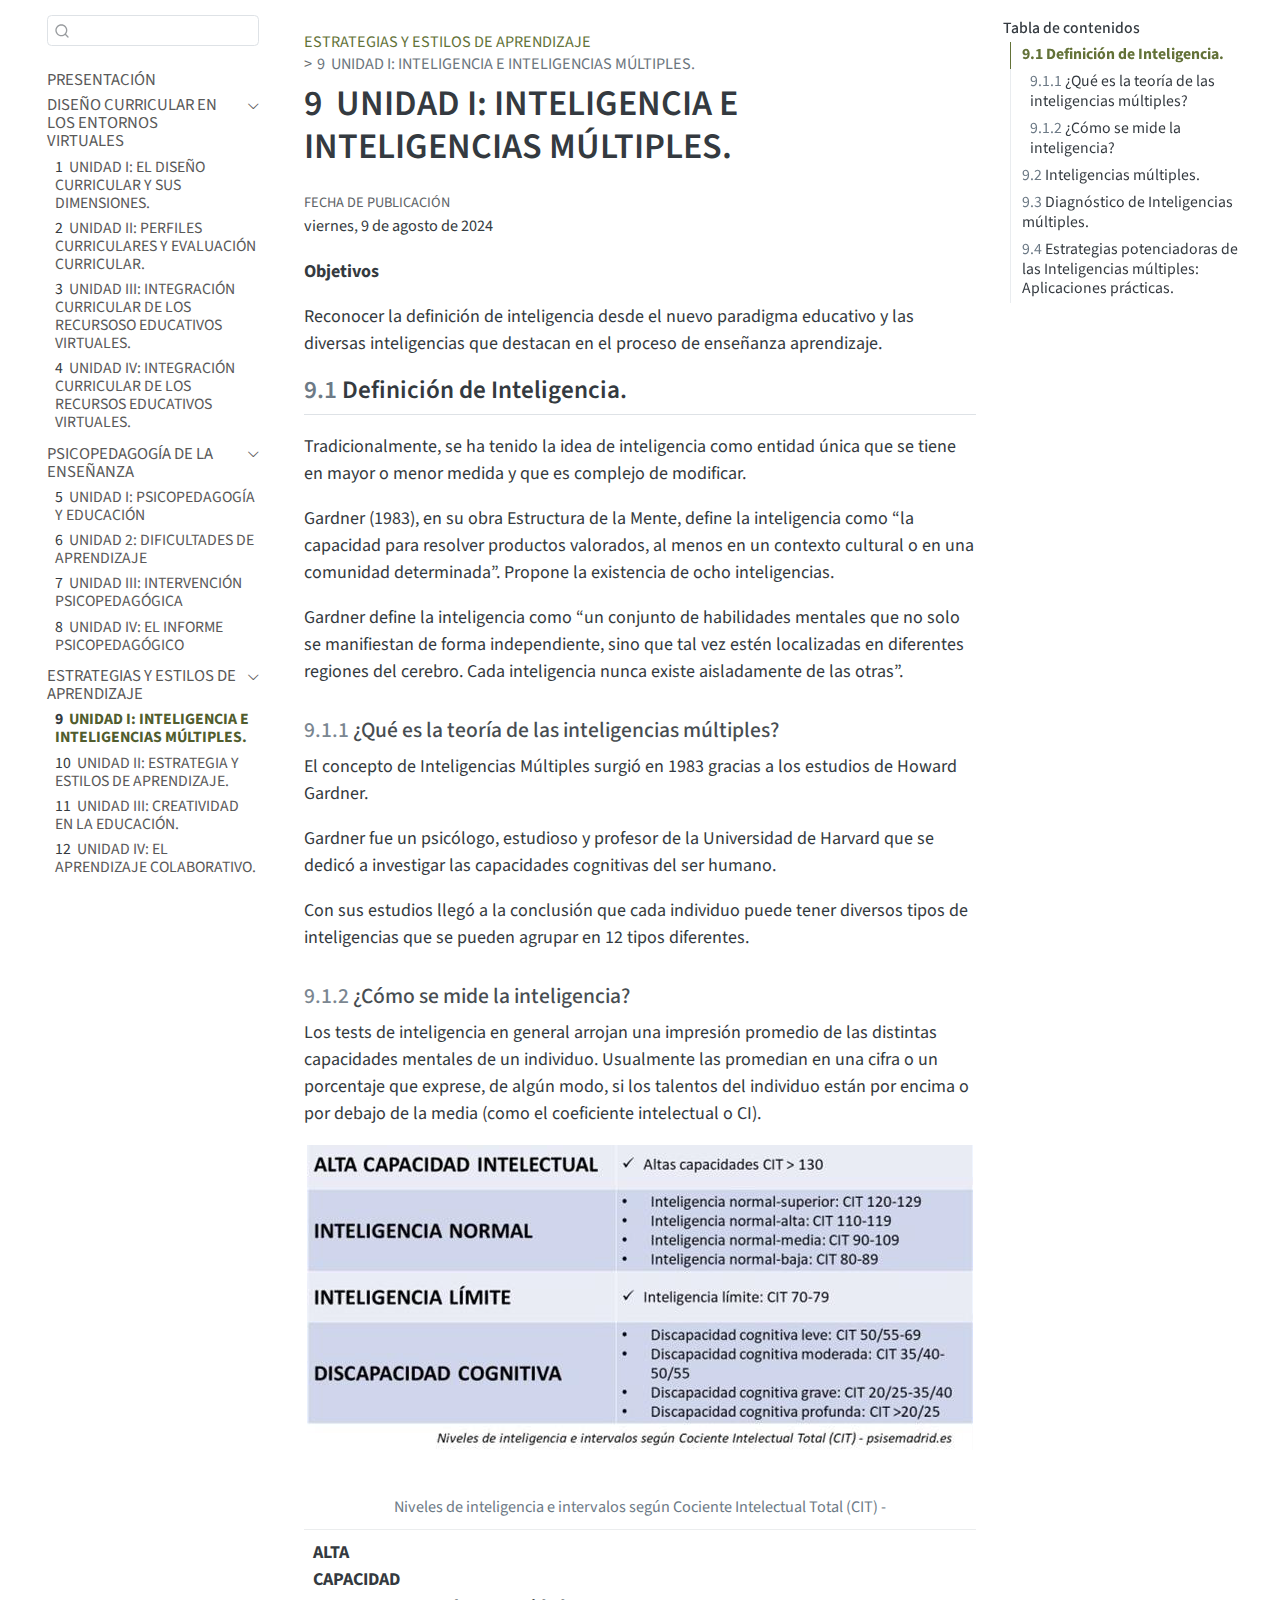
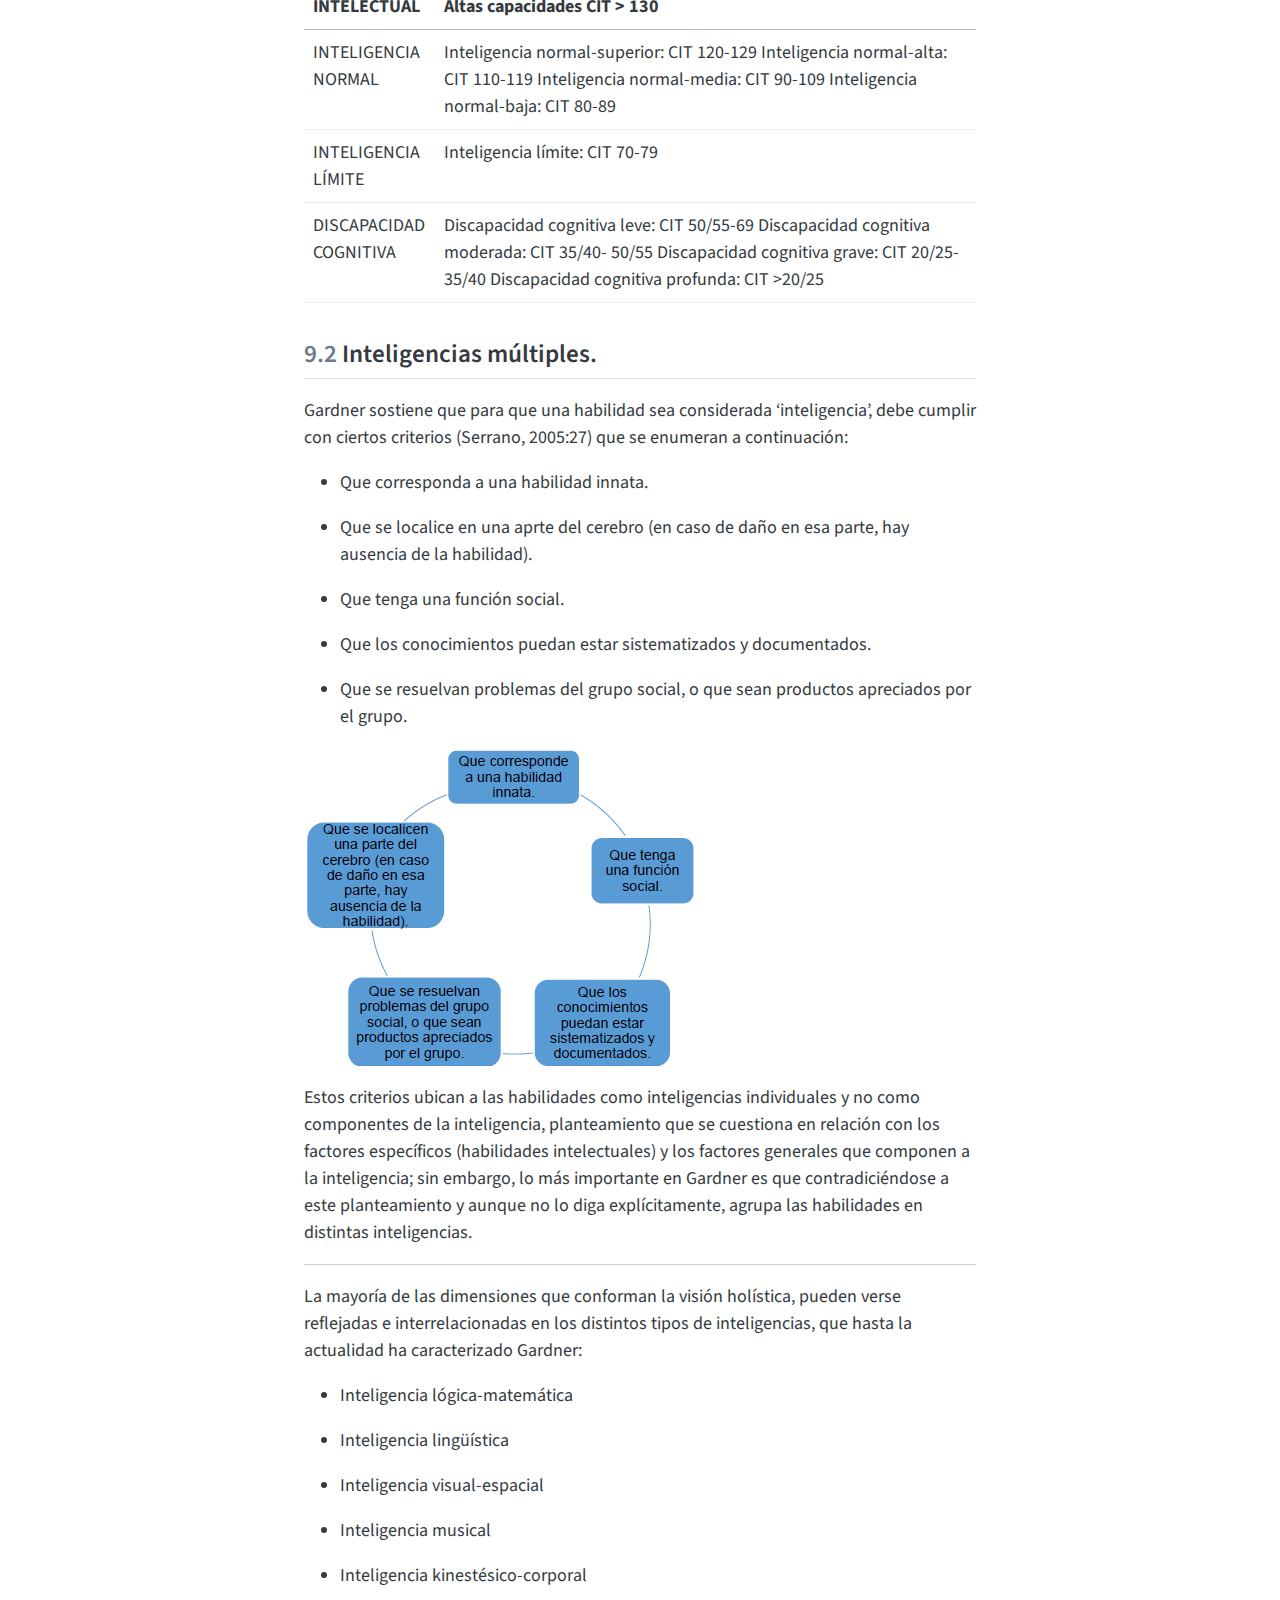
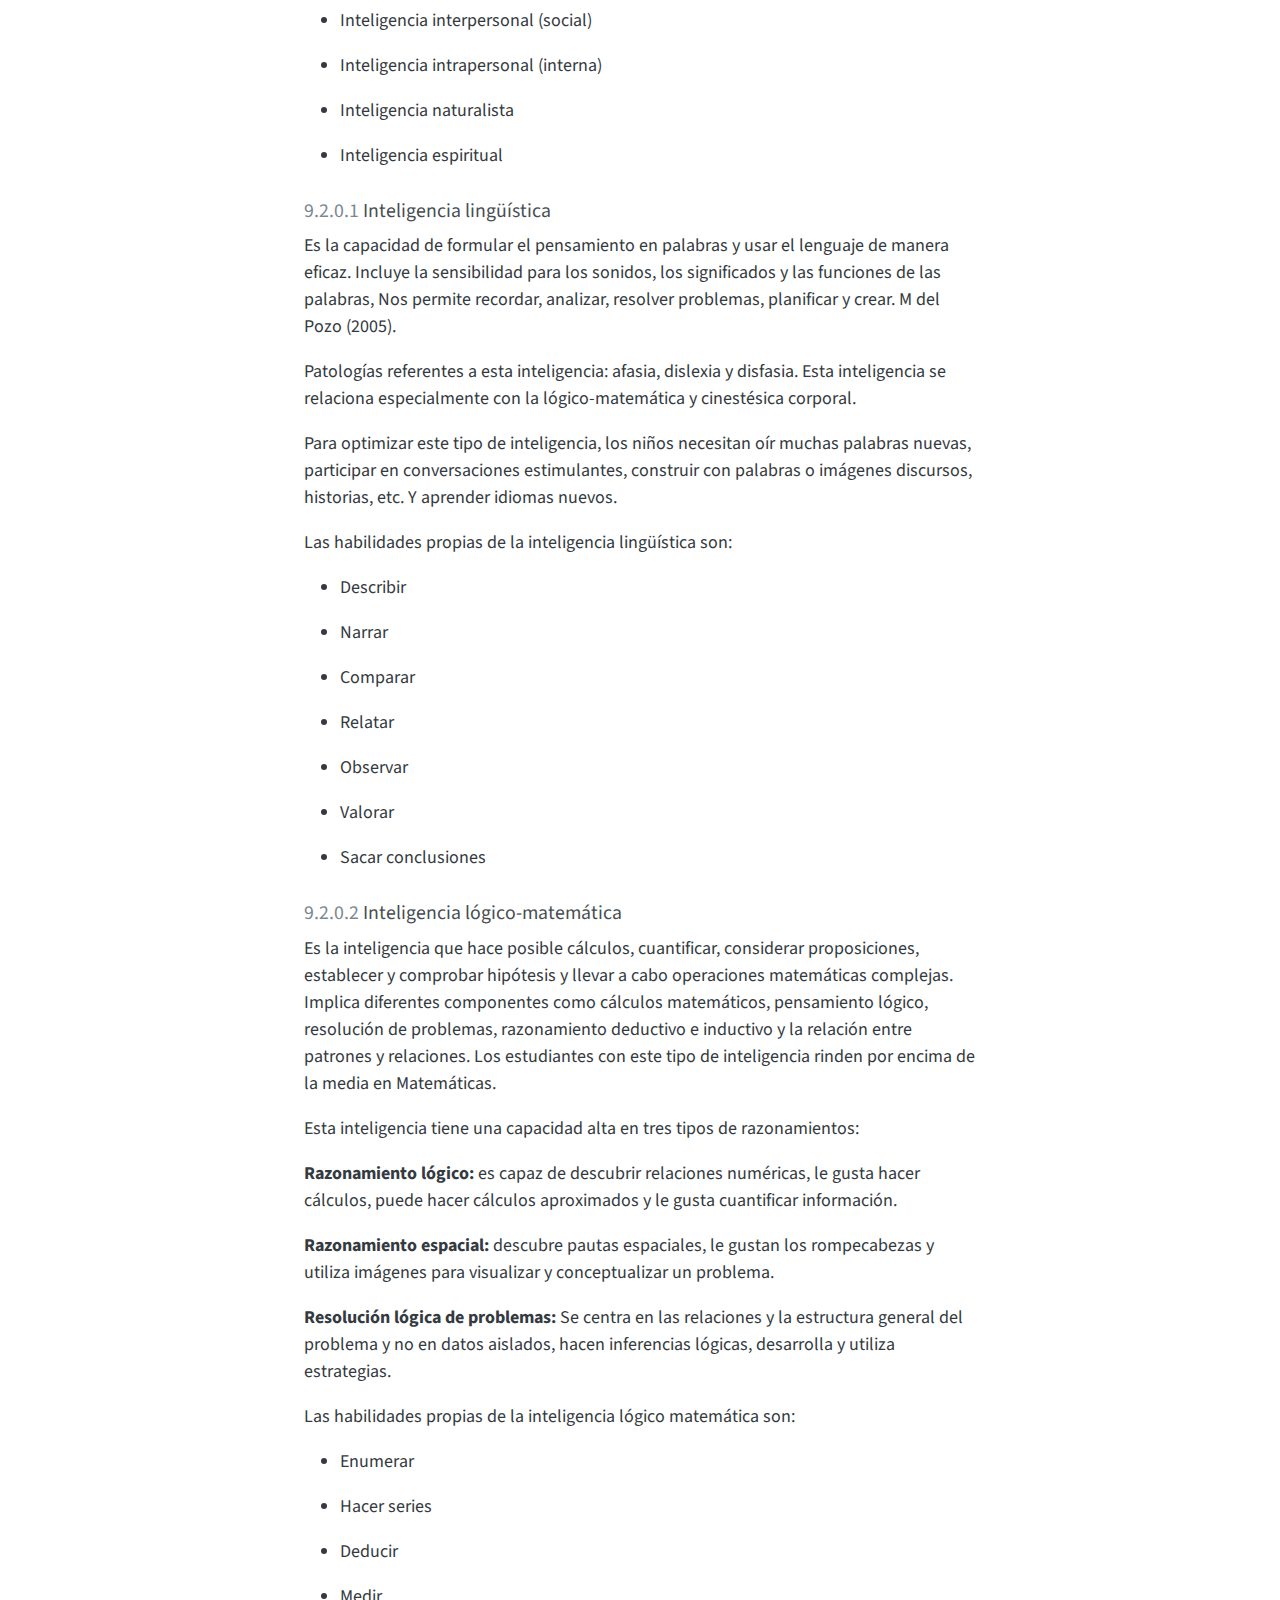
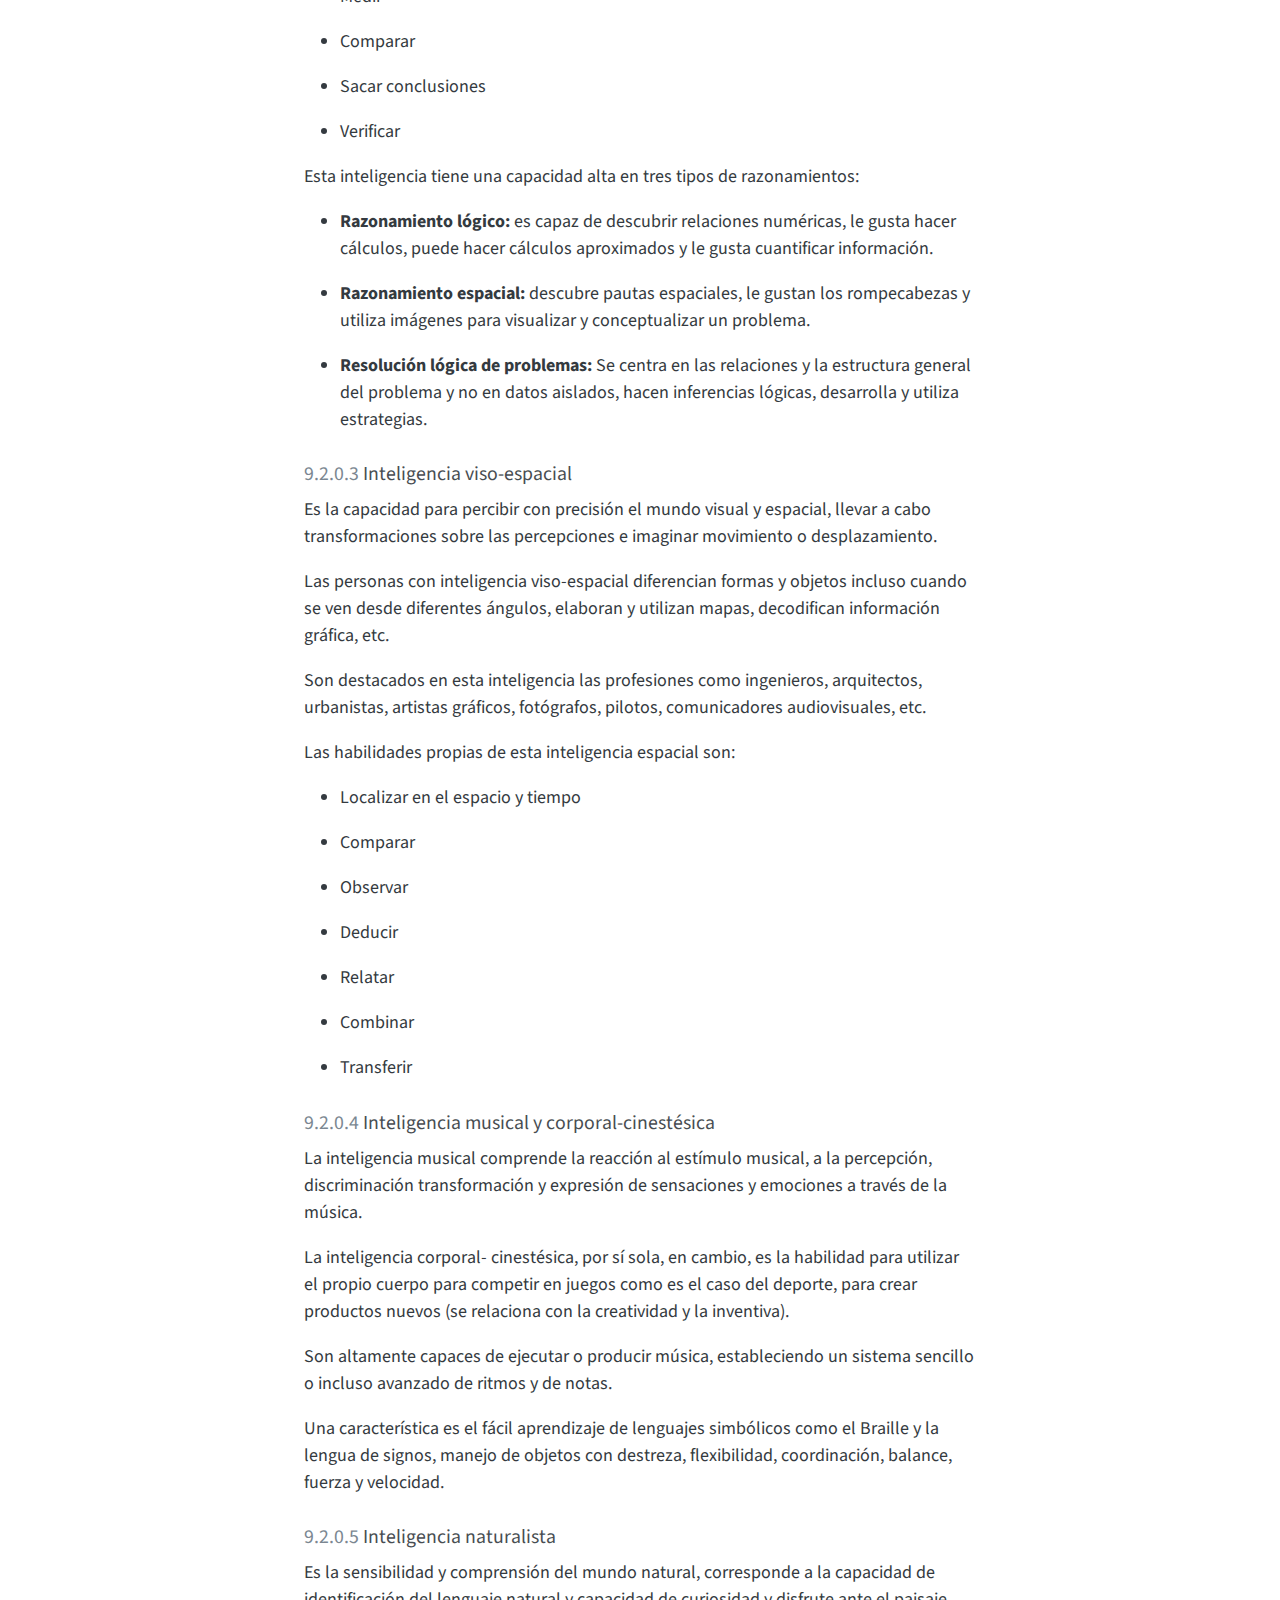
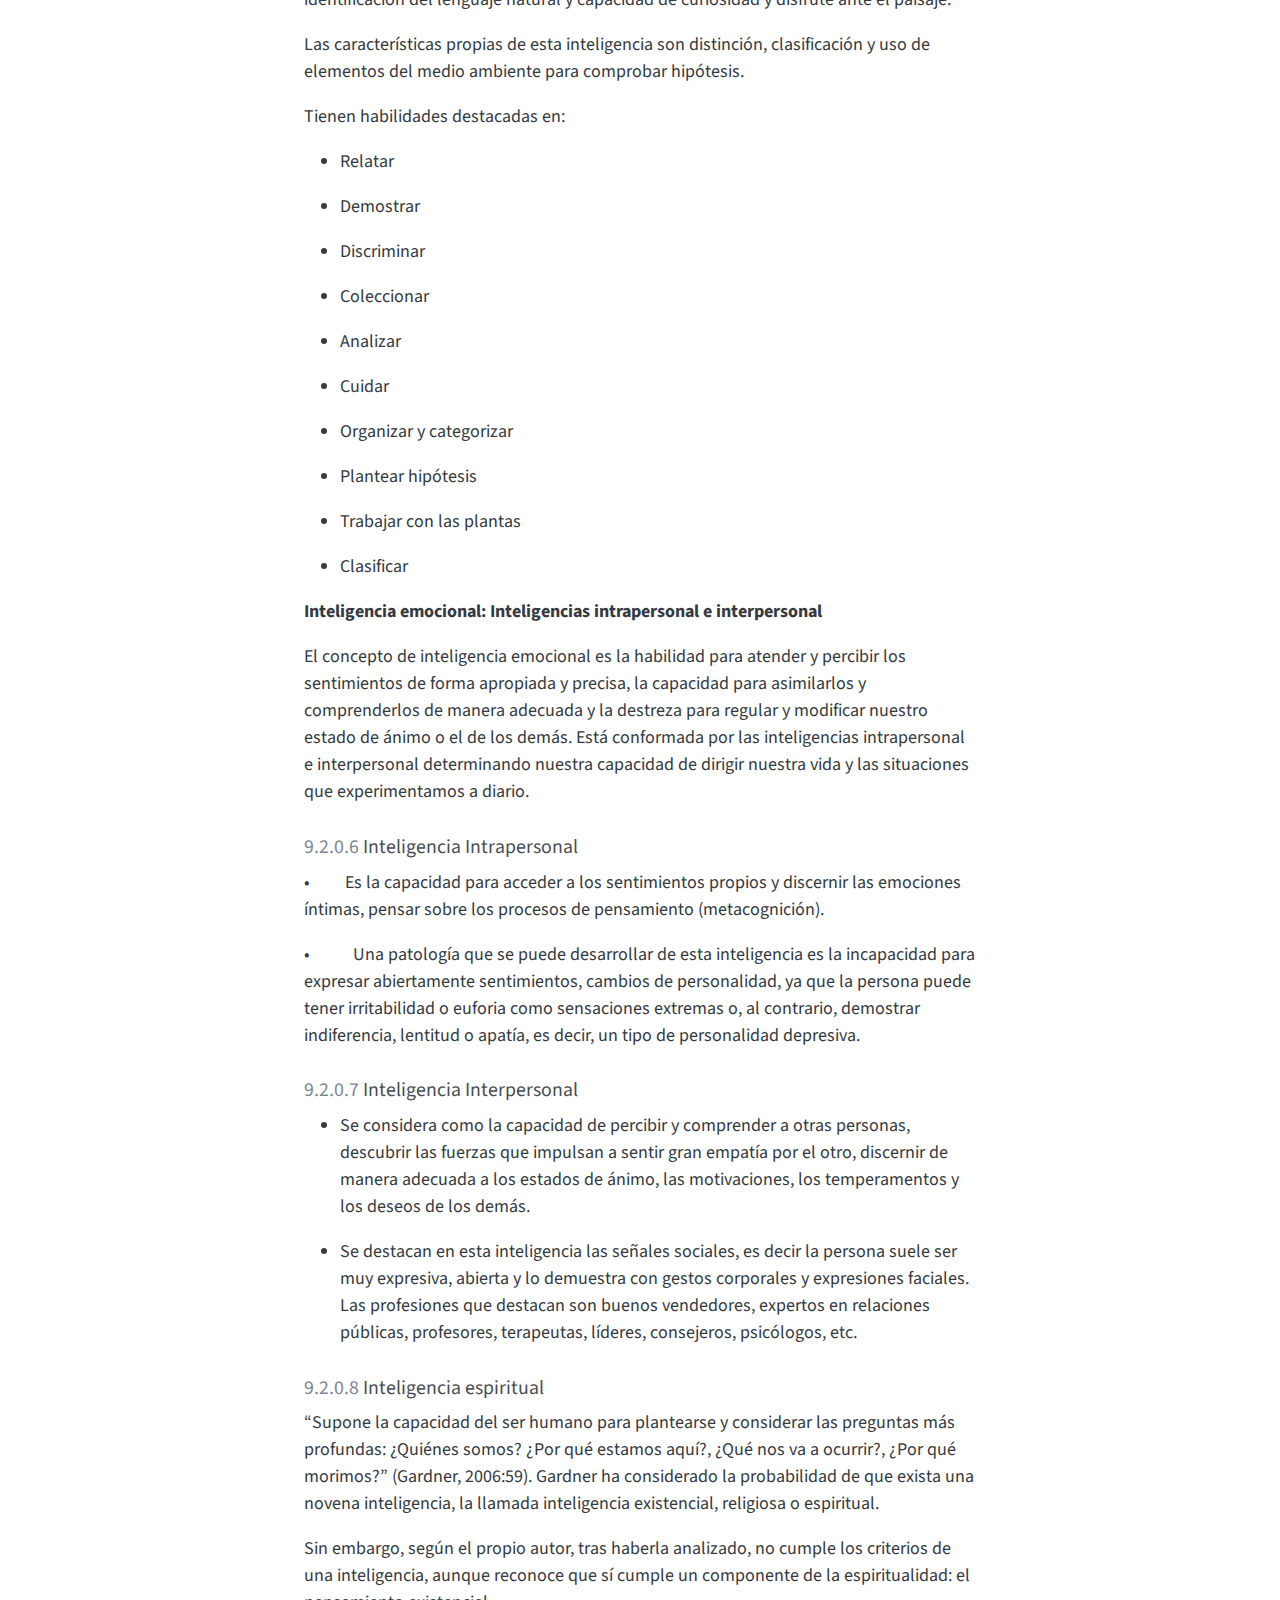
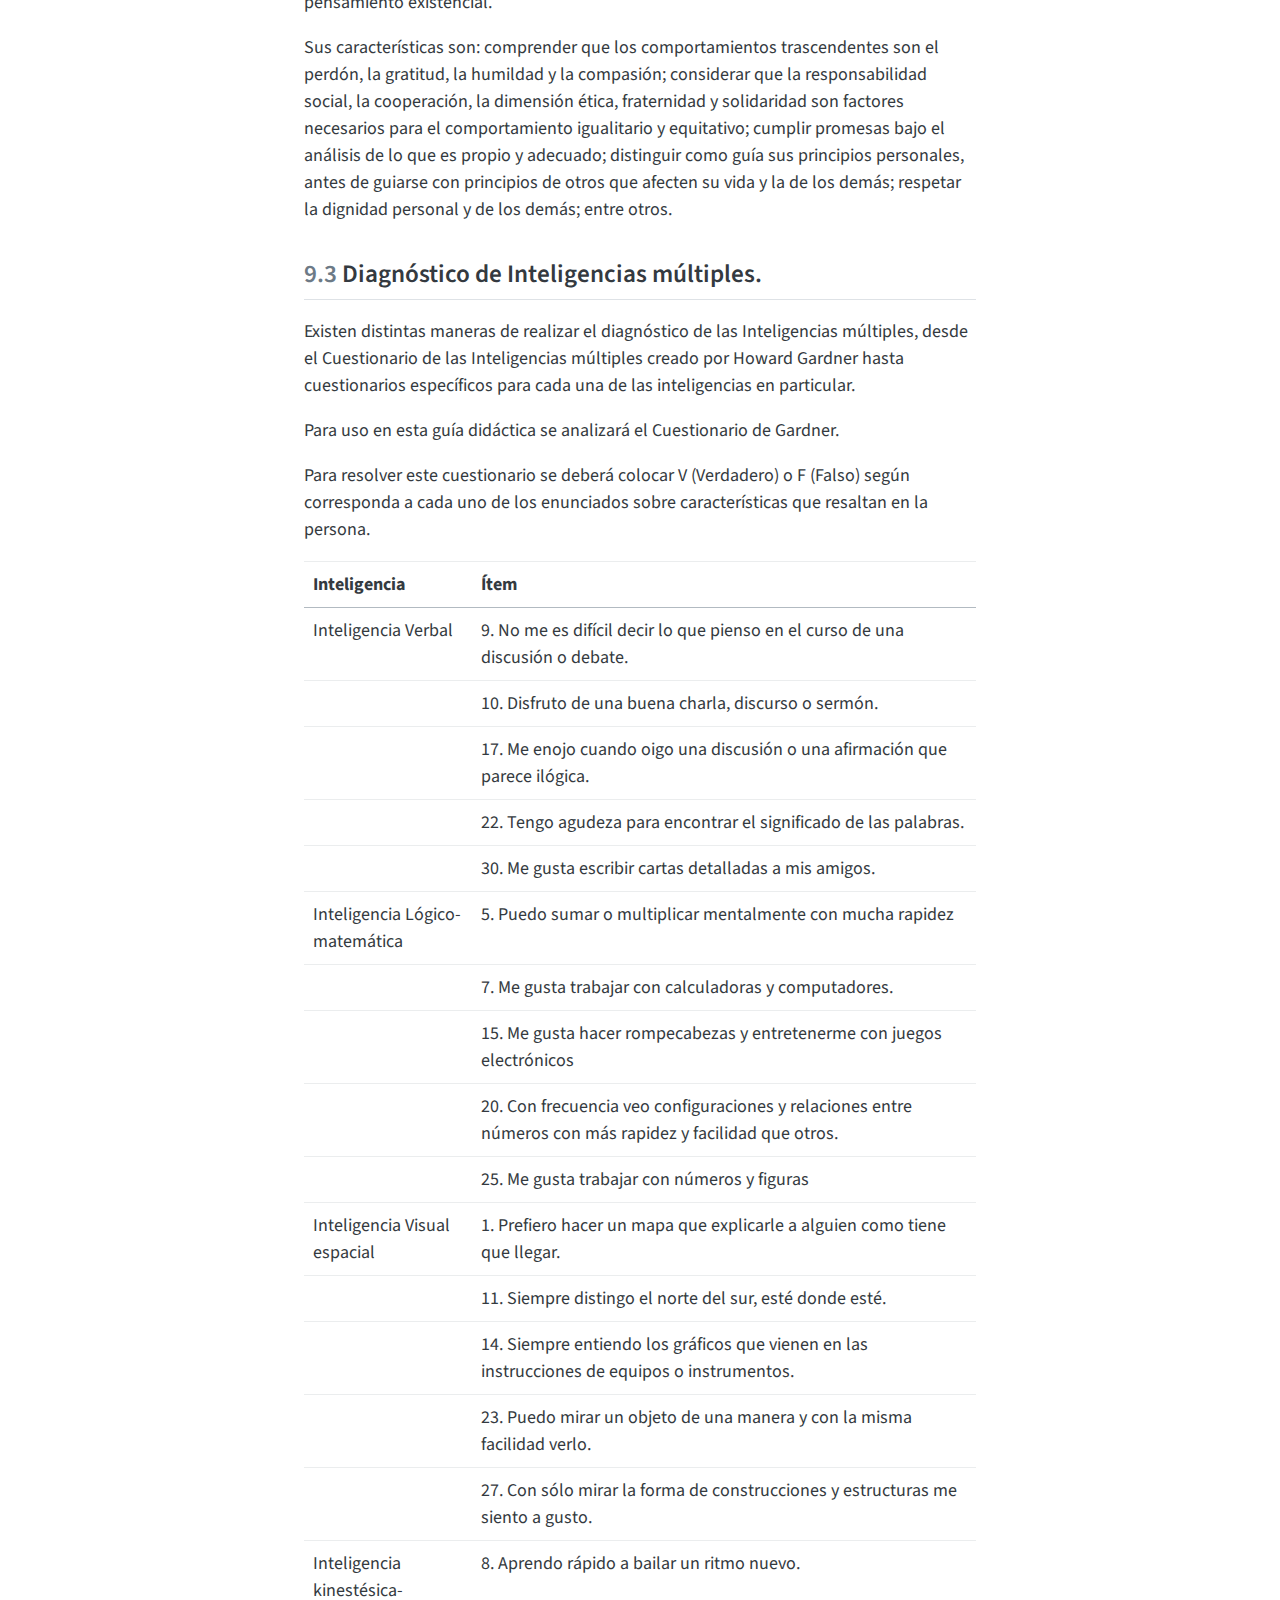
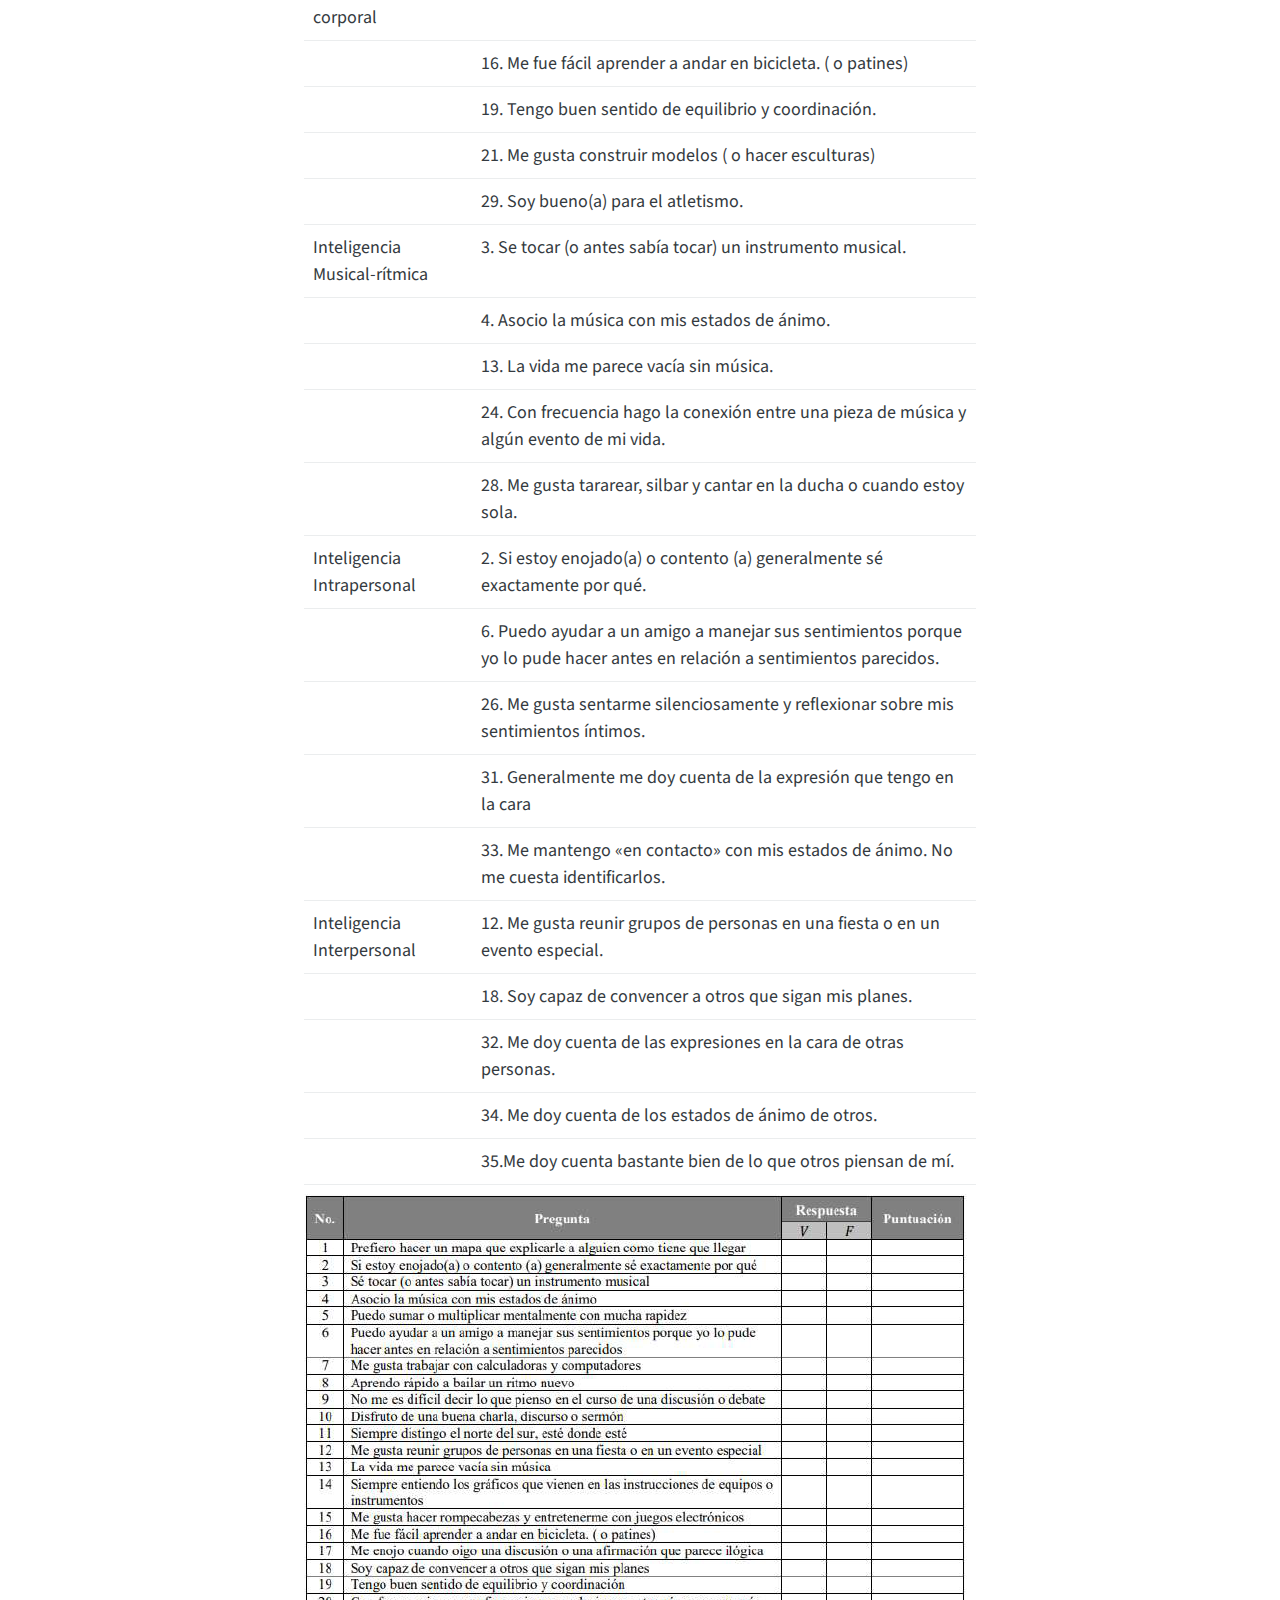
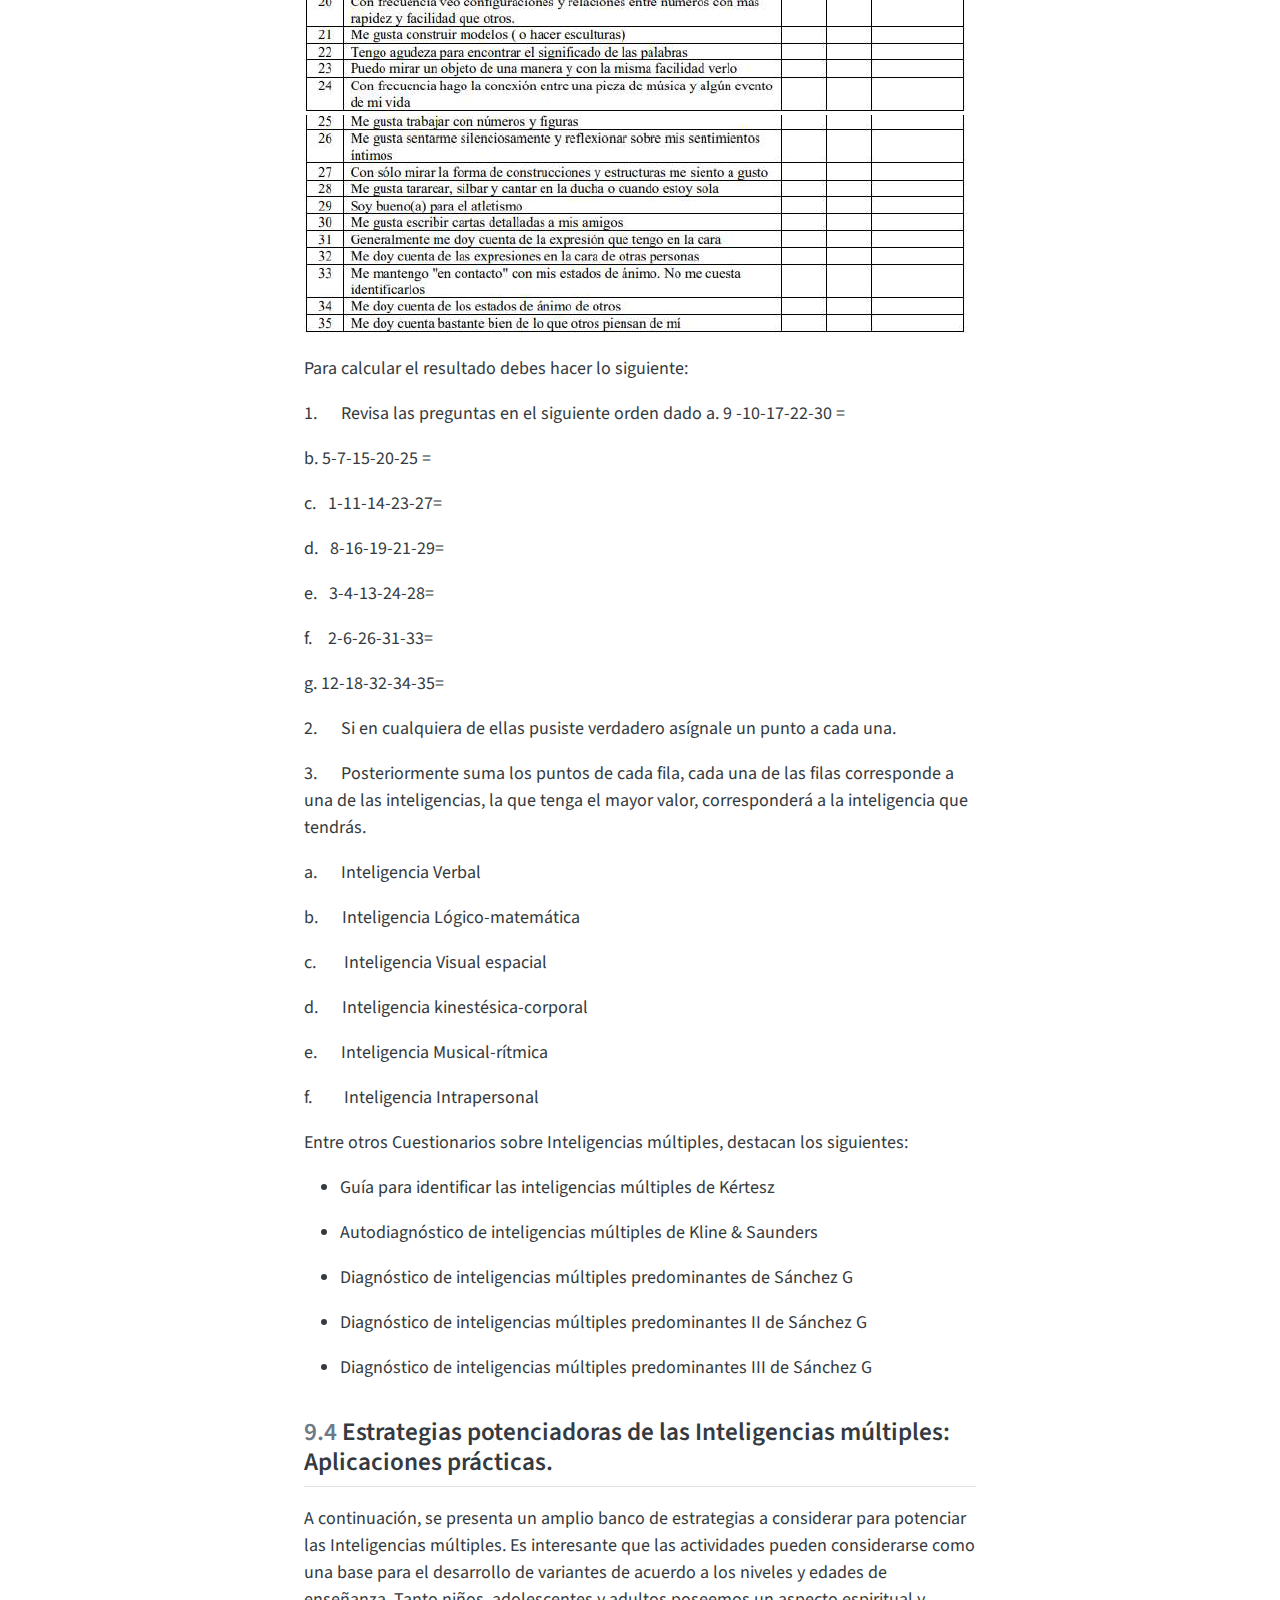
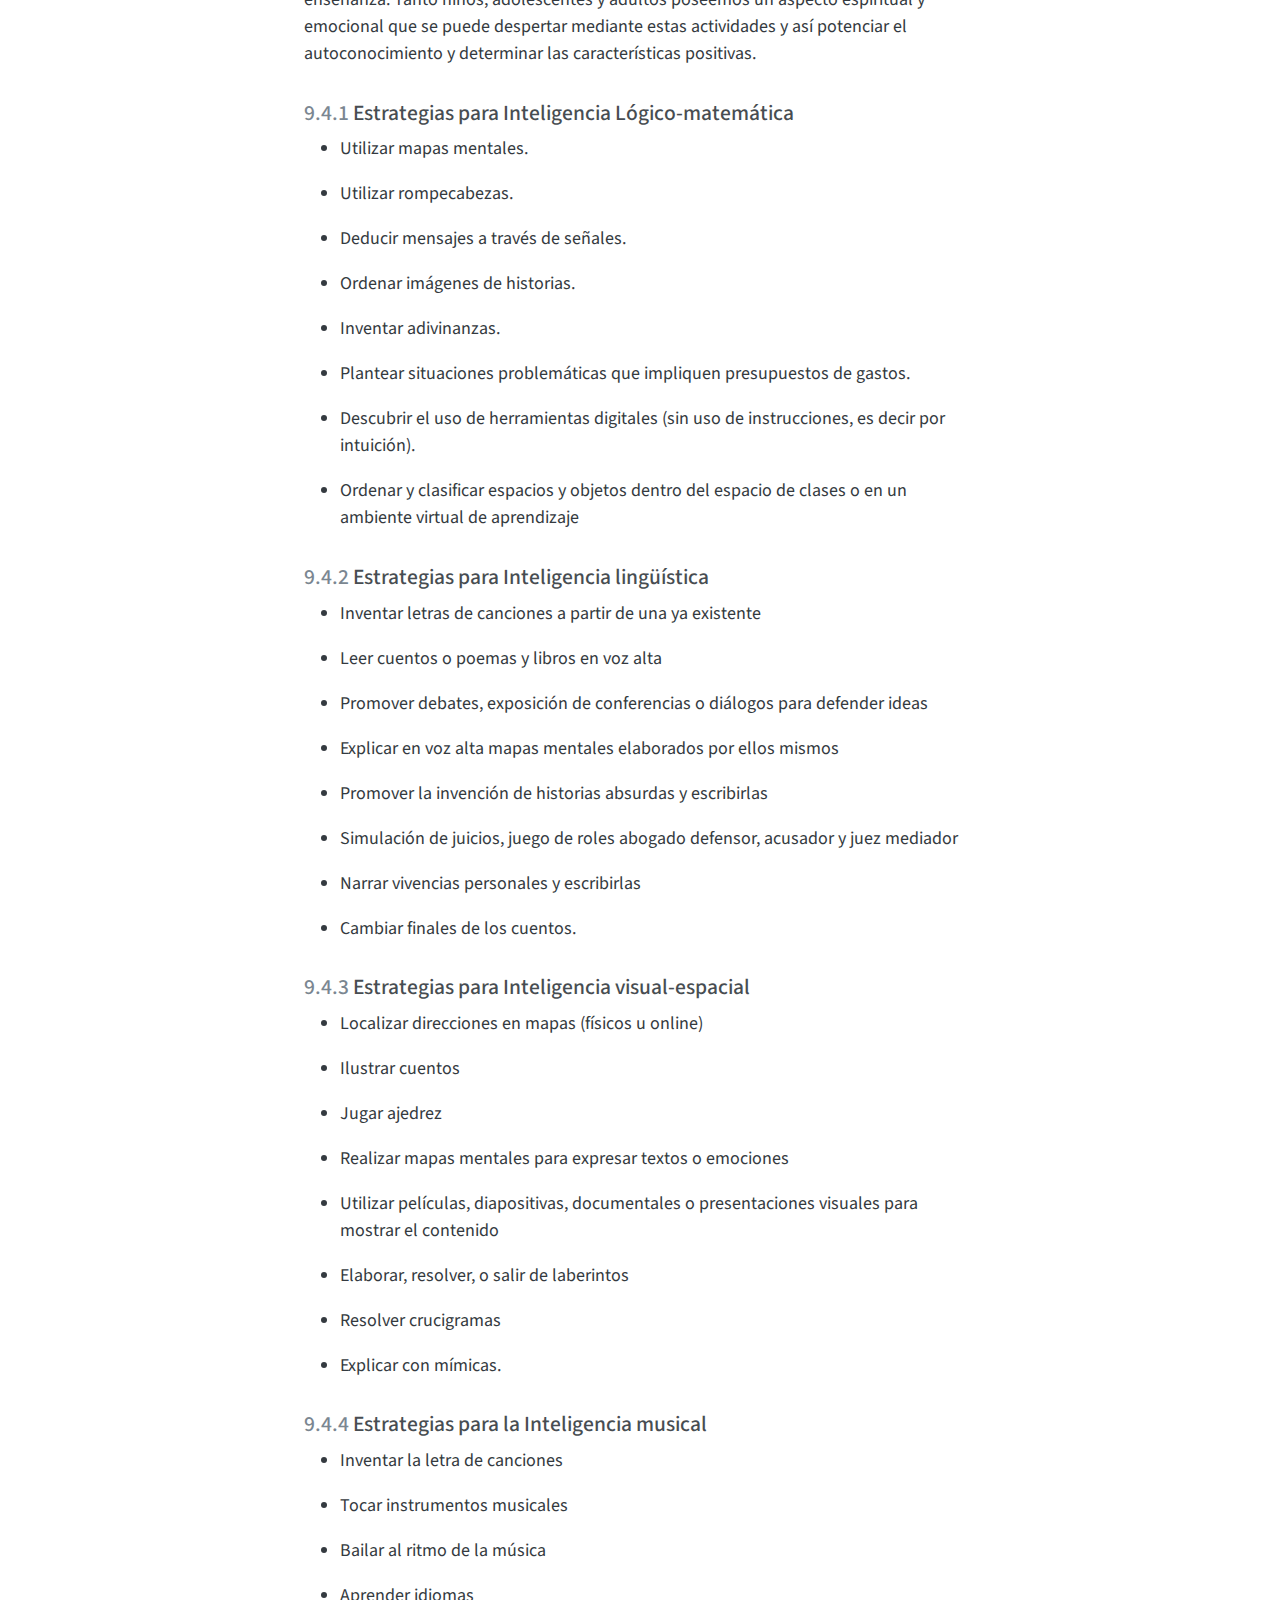
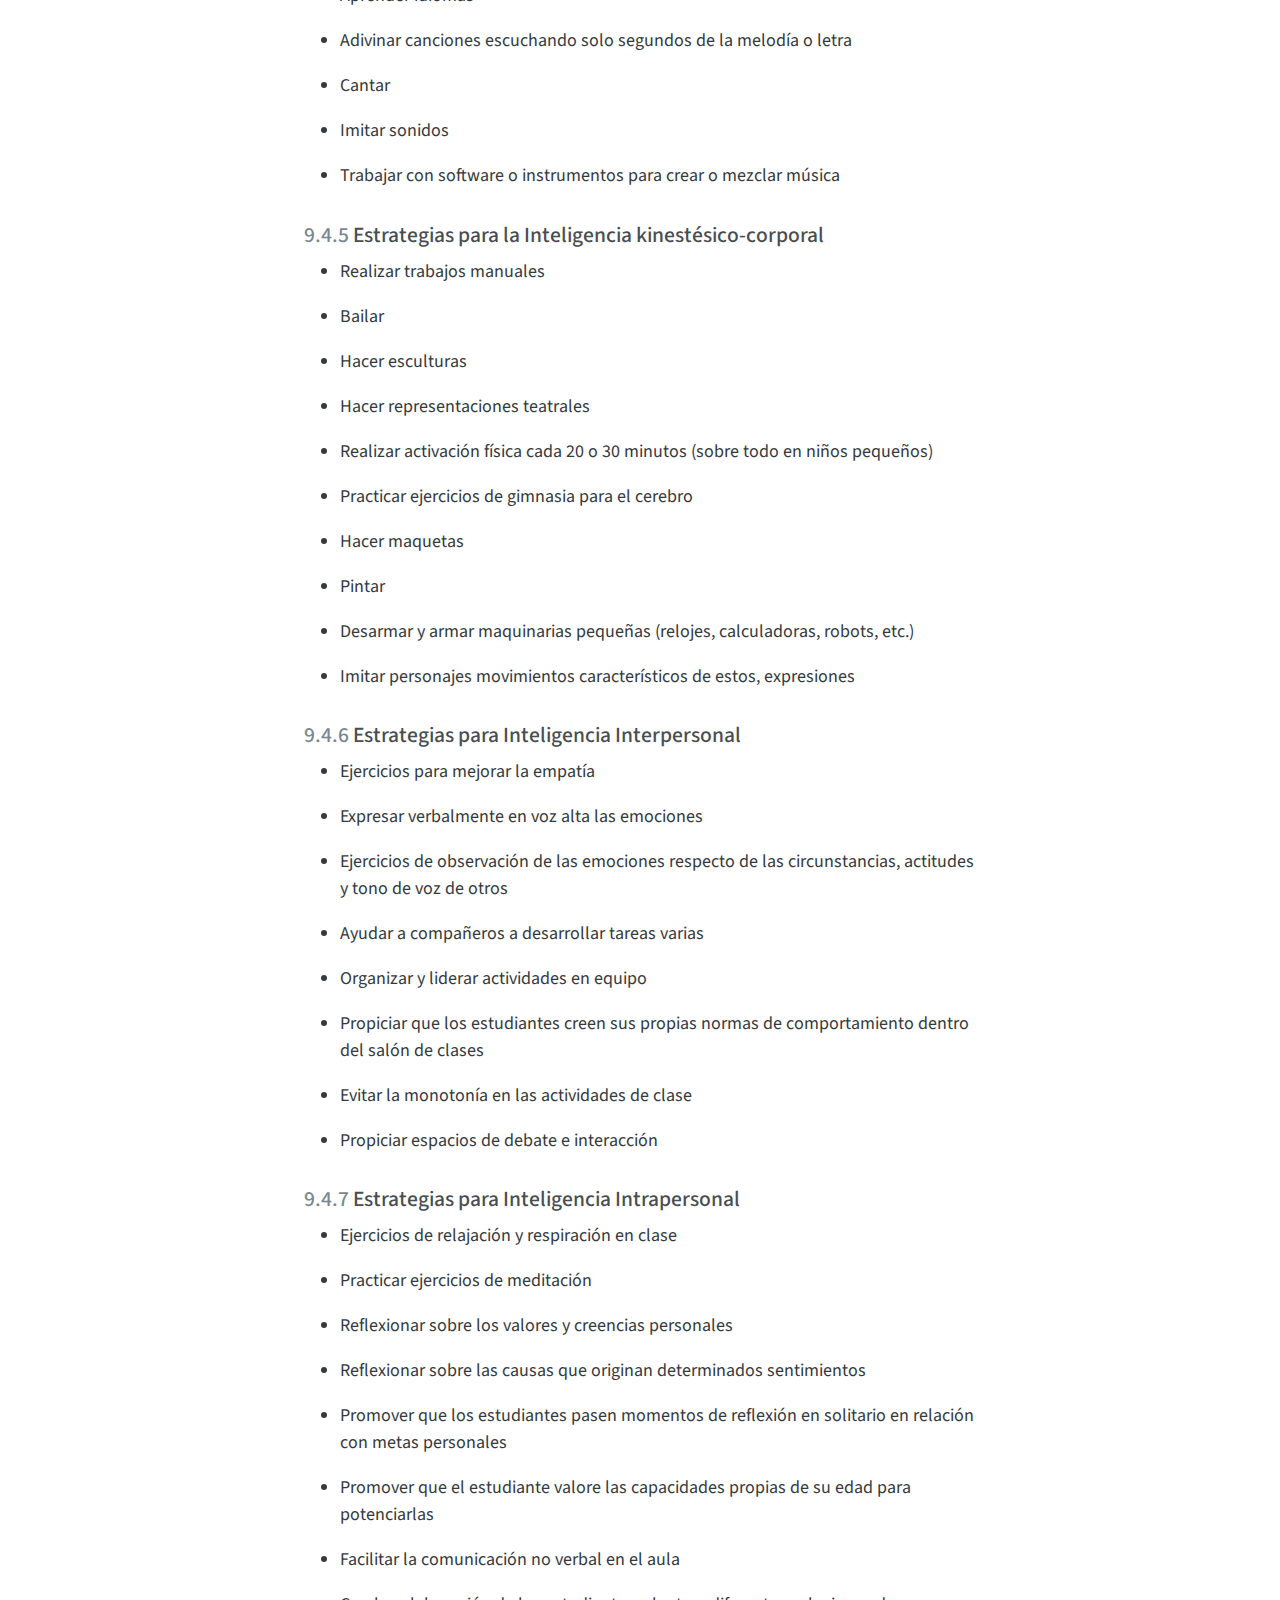
<file: b-01.html>
<!DOCTYPE html>
<html xmlns="http://www.w3.org/1999/xhtml" lang="es" xml:lang="es"><head>

<meta charset="utf-8">
<meta name="generator" content="quarto-1.5.53">

<meta name="viewport" content="width=device-width, initial-scale=1.0, user-scalable=yes">

<meta name="author" content="Marcelo Amores">

<title>9&nbsp; UNIDAD I: INTELIGENCIA E INTELIGENCIAS MÚLTIPLES. – APUNTES DEL PROGRAMA DE MAESTRÍA EN EDUCACIÓN MENCIÓN EN PEDAGOGÍA</title>
<style>
code{white-space: pre-wrap;}
span.smallcaps{font-variant: small-caps;}
div.columns{display: flex; gap: min(4vw, 1.5em);}
div.column{flex: auto; overflow-x: auto;}
div.hanging-indent{margin-left: 1.5em; text-indent: -1.5em;}
ul.task-list{list-style: none;}
ul.task-list li input[type="checkbox"] {
  width: 0.8em;
  margin: 0 0.8em 0.2em -1em; /* quarto-specific, see https://github.com/quarto-dev/quarto-cli/issues/4556 */ 
  vertical-align: middle;
}
</style>


<script src="site_libs/quarto-nav/quarto-nav.js"></script>
<script src="site_libs/quarto-nav/headroom.min.js"></script>
<script src="site_libs/clipboard/clipboard.min.js"></script>
<script src="site_libs/quarto-search/autocomplete.umd.js"></script>
<script src="site_libs/quarto-search/fuse.min.js"></script>
<script src="site_libs/quarto-search/quarto-search.js"></script>
<meta name="quarto:offset" content="./">
<link href="./b-02.html" rel="next">
<link href="./a-04.html" rel="prev">
<link href="./images/cover1.jpg" rel="icon" type="image/jpeg">
<script src="site_libs/quarto-html/quarto.js"></script>
<script src="site_libs/quarto-html/popper.min.js"></script>
<script src="site_libs/quarto-html/tippy.umd.min.js"></script>
<script src="site_libs/quarto-html/anchor.min.js"></script>
<link href="site_libs/quarto-html/tippy.css" rel="stylesheet">
<link href="site_libs/quarto-html/quarto-syntax-highlighting.css" rel="stylesheet" id="quarto-text-highlighting-styles">
<script src="site_libs/bootstrap/bootstrap.min.js"></script>
<link href="site_libs/bootstrap/bootstrap-icons.css" rel="stylesheet">
<link href="site_libs/bootstrap/bootstrap.min.css" rel="stylesheet" id="quarto-bootstrap" data-mode="light">
<script id="quarto-search-options" type="application/json">{
  "location": "sidebar",
  "copy-button": false,
  "collapse-after": 3,
  "panel-placement": "start",
  "type": "textbox",
  "limit": 50,
  "keyboard-shortcut": [
    "f",
    "/",
    "s"
  ],
  "show-item-context": false,
  "language": {
    "search-no-results-text": "Sin resultados",
    "search-matching-documents-text": "documentos encontrados",
    "search-copy-link-title": "Copiar el enlace en la búsqueda",
    "search-hide-matches-text": "Ocultar resultados adicionales",
    "search-more-match-text": "resultado adicional en este documento",
    "search-more-matches-text": "resultados adicionales en este documento",
    "search-clear-button-title": "Borrar",
    "search-text-placeholder": "",
    "search-detached-cancel-button-title": "Cancelar",
    "search-submit-button-title": "Enviar",
    "search-label": "Buscar"
  }
}</script>
<script defer="" data-domain="r4ds.hadley.nz" src="https://plausible.io/js/plausible.js"></script>


</head>

<body class="nav-sidebar floating">

<div id="quarto-search-results"></div>
  <header id="quarto-header" class="headroom fixed-top">
  <nav class="quarto-secondary-nav">
    <div class="container-fluid d-flex">
      <button type="button" class="quarto-btn-toggle btn" data-bs-toggle="collapse" role="button" data-bs-target=".quarto-sidebar-collapse-item" aria-controls="quarto-sidebar" aria-expanded="false" aria-label="Alternar barra lateral" onclick="if (window.quartoToggleHeadroom) { window.quartoToggleHeadroom(); }">
        <i class="bi bi-layout-text-sidebar-reverse"></i>
      </button>
        <nav class="quarto-page-breadcrumbs" aria-label="breadcrumb"><ol class="breadcrumb"><li class="breadcrumb-item"><a href="./b-01.html">ESTRATEGIAS Y ESTILOS DE APRENDIZAJE</a></li><li class="breadcrumb-item"><a href="./b-01.html"><span class="chapter-number">9</span>&nbsp; <span class="chapter-title">UNIDAD I: INTELIGENCIA E INTELIGENCIAS MÚLTIPLES.</span></a></li></ol></nav>
        <a class="flex-grow-1" role="navigation" data-bs-toggle="collapse" data-bs-target=".quarto-sidebar-collapse-item" aria-controls="quarto-sidebar" aria-expanded="false" aria-label="Alternar barra lateral" onclick="if (window.quartoToggleHeadroom) { window.quartoToggleHeadroom(); }">      
        </a>
      <button type="button" class="btn quarto-search-button" aria-label="Buscar" onclick="window.quartoOpenSearch();">
        <i class="bi bi-search"></i>
      </button>
    </div>
  </nav>
</header>
<!-- content -->
<div id="quarto-content" class="quarto-container page-columns page-rows-contents page-layout-article">
<!-- sidebar -->
  <nav id="quarto-sidebar" class="sidebar collapse collapse-horizontal quarto-sidebar-collapse-item sidebar-navigation floating overflow-auto">
    <div class="pt-lg-2 mt-2 text-left sidebar-header">
    <div class="sidebar-title mb-0 py-0">
      <a href="./">APUNTES DEL PROGRAMA DE MAESTRÍA EN EDUCACIÓN MENCIÓN EN PEDAGOGÍA</a> 
        <div class="sidebar-tools-main">
  <a href="" class="quarto-reader-toggle quarto-navigation-tool px-1" onclick="window.quartoToggleReader(); return false;" title="Alternar modo lector">
  <div class="quarto-reader-toggle-btn">
  <i class="bi"></i>
  </div>
</a>
</div>
    </div>
      </div>
        <div class="mt-2 flex-shrink-0 align-items-center">
        <div class="sidebar-search">
        <div id="quarto-search" class="" title="Buscar"></div>
        </div>
        </div>
    <div class="sidebar-menu-container"> 
    <ul class="list-unstyled mt-1">
        <li class="sidebar-item">
  <div class="sidebar-item-container"> 
  <a href="./index.html" class="sidebar-item-text sidebar-link">
 <span class="menu-text">PRESENTACIÓN</span></a>
  </div>
</li>
        <li class="sidebar-item sidebar-item-section">
      <div class="sidebar-item-container"> 
            <a class="sidebar-item-text sidebar-link text-start" data-bs-toggle="collapse" data-bs-target="#quarto-sidebar-section-1" role="navigation" aria-expanded="true">
 <span class="menu-text">DISEÑO CURRICULAR EN LOS ENTORNOS VIRTUALES</span></a>
          <a class="sidebar-item-toggle text-start" data-bs-toggle="collapse" data-bs-target="#quarto-sidebar-section-1" role="navigation" aria-expanded="true" aria-label="Alternar sección">
            <i class="bi bi-chevron-right ms-2"></i>
          </a> 
      </div>
      <ul id="quarto-sidebar-section-1" class="collapse list-unstyled sidebar-section depth1 show">  
          <li class="sidebar-item">
  <div class="sidebar-item-container"> 
  <a href="./c-01.html" class="sidebar-item-text sidebar-link">
 <span class="menu-text"><span class="chapter-number">1</span>&nbsp; <span class="chapter-title">UNIDAD I: EL DISEÑO CURRICULAR Y SUS DIMENSIONES.</span></span></a>
  </div>
</li>
          <li class="sidebar-item">
  <div class="sidebar-item-container"> 
  <a href="./c-02.html" class="sidebar-item-text sidebar-link">
 <span class="menu-text"><span class="chapter-number">2</span>&nbsp; <span class="chapter-title">UNIDAD II: PERFILES CURRICULARES Y EVALUACIÓN CURRICULAR.</span></span></a>
  </div>
</li>
          <li class="sidebar-item">
  <div class="sidebar-item-container"> 
  <a href="./c-03.html" class="sidebar-item-text sidebar-link">
 <span class="menu-text"><span class="chapter-number">3</span>&nbsp; <span class="chapter-title">UNIDAD III: INTEGRACIÓN CURRICULAR DE LOS RECURSOSO EDUCATIVOS VIRTUALES.</span></span></a>
  </div>
</li>
          <li class="sidebar-item">
  <div class="sidebar-item-container"> 
  <a href="./c-04.html" class="sidebar-item-text sidebar-link">
 <span class="menu-text"><span class="chapter-number">4</span>&nbsp; <span class="chapter-title">UNIDAD IV: INTEGRACIÓN CURRICULAR DE LOS RECURSOS EDUCATIVOS VIRTUALES.</span></span></a>
  </div>
</li>
      </ul>
  </li>
        <li class="sidebar-item sidebar-item-section">
      <div class="sidebar-item-container"> 
            <a class="sidebar-item-text sidebar-link text-start" data-bs-toggle="collapse" data-bs-target="#quarto-sidebar-section-2" role="navigation" aria-expanded="true">
 <span class="menu-text">PSICOPEDAGOGÍA DE LA ENSEÑANZA</span></a>
          <a class="sidebar-item-toggle text-start" data-bs-toggle="collapse" data-bs-target="#quarto-sidebar-section-2" role="navigation" aria-expanded="true" aria-label="Alternar sección">
            <i class="bi bi-chevron-right ms-2"></i>
          </a> 
      </div>
      <ul id="quarto-sidebar-section-2" class="collapse list-unstyled sidebar-section depth1 show">  
          <li class="sidebar-item">
  <div class="sidebar-item-container"> 
  <a href="./a-01.html" class="sidebar-item-text sidebar-link">
 <span class="menu-text"><span class="chapter-number">5</span>&nbsp; <span class="chapter-title">UNIDAD I: PSICOPEDAGOGÍA Y EDUCACIÓN</span></span></a>
  </div>
</li>
          <li class="sidebar-item">
  <div class="sidebar-item-container"> 
  <a href="./a-02.html" class="sidebar-item-text sidebar-link">
 <span class="menu-text"><span class="chapter-number">6</span>&nbsp; <span class="chapter-title">UNIDAD 2: DIFICULTADES DE APRENDIZAJE</span></span></a>
  </div>
</li>
          <li class="sidebar-item">
  <div class="sidebar-item-container"> 
  <a href="./a-03.html" class="sidebar-item-text sidebar-link">
 <span class="menu-text"><span class="chapter-number">7</span>&nbsp; <span class="chapter-title">UNIDAD III: INTERVENCIÓN PSICOPEDAGÓGICA</span></span></a>
  </div>
</li>
          <li class="sidebar-item">
  <div class="sidebar-item-container"> 
  <a href="./a-04.html" class="sidebar-item-text sidebar-link">
 <span class="menu-text"><span class="chapter-number">8</span>&nbsp; <span class="chapter-title">UNIDAD IV: EL INFORME PSICOPEDAGÓGICO</span></span></a>
  </div>
</li>
      </ul>
  </li>
        <li class="sidebar-item sidebar-item-section">
      <div class="sidebar-item-container"> 
            <a class="sidebar-item-text sidebar-link text-start" data-bs-toggle="collapse" data-bs-target="#quarto-sidebar-section-3" role="navigation" aria-expanded="true">
 <span class="menu-text">ESTRATEGIAS Y ESTILOS DE APRENDIZAJE</span></a>
          <a class="sidebar-item-toggle text-start" data-bs-toggle="collapse" data-bs-target="#quarto-sidebar-section-3" role="navigation" aria-expanded="true" aria-label="Alternar sección">
            <i class="bi bi-chevron-right ms-2"></i>
          </a> 
      </div>
      <ul id="quarto-sidebar-section-3" class="collapse list-unstyled sidebar-section depth1 show">  
          <li class="sidebar-item">
  <div class="sidebar-item-container"> 
  <a href="./b-01.html" class="sidebar-item-text sidebar-link active">
 <span class="menu-text"><span class="chapter-number">9</span>&nbsp; <span class="chapter-title">UNIDAD I: INTELIGENCIA E INTELIGENCIAS MÚLTIPLES.</span></span></a>
  </div>
</li>
          <li class="sidebar-item">
  <div class="sidebar-item-container"> 
  <a href="./b-02.html" class="sidebar-item-text sidebar-link">
 <span class="menu-text"><span class="chapter-number">10</span>&nbsp; <span class="chapter-title">UNIDAD II: ESTRATEGIA Y ESTILOS DE APRENDIZAJE.</span></span></a>
  </div>
</li>
          <li class="sidebar-item">
  <div class="sidebar-item-container"> 
  <a href="./b-03.html" class="sidebar-item-text sidebar-link">
 <span class="menu-text"><span class="chapter-number">11</span>&nbsp; <span class="chapter-title">UNIDAD III: CREATIVIDAD EN LA EDUCACIÓN.</span></span></a>
  </div>
</li>
          <li class="sidebar-item">
  <div class="sidebar-item-container"> 
  <a href="./b-04.html" class="sidebar-item-text sidebar-link">
 <span class="menu-text"><span class="chapter-number">12</span>&nbsp; <span class="chapter-title">UNIDAD IV: EL APRENDIZAJE COLABORATIVO.</span></span></a>
  </div>
</li>
      </ul>
  </li>
    </ul>
    </div>
</nav>
<div id="quarto-sidebar-glass" class="quarto-sidebar-collapse-item" data-bs-toggle="collapse" data-bs-target=".quarto-sidebar-collapse-item"></div>
<!-- margin-sidebar -->
    <div id="quarto-margin-sidebar" class="sidebar margin-sidebar">
        <nav id="TOC" role="doc-toc" class="toc-active">
    <h2 id="toc-title">Tabla de contenidos</h2>
   
  <ul>
  <li><a href="#definición-de-inteligencia." id="toc-definición-de-inteligencia." class="nav-link active" data-scroll-target="#definición-de-inteligencia."><span class="header-section-number">9.1</span> Definición de Inteligencia.</a>
  <ul class="collapse">
  <li><a href="#qué-es-la-teoría-de-las-inteligencias-múltiples" id="toc-qué-es-la-teoría-de-las-inteligencias-múltiples" class="nav-link" data-scroll-target="#qué-es-la-teoría-de-las-inteligencias-múltiples"><span class="header-section-number">9.1.1</span> ¿Qué es la teoría de las inteligencias múltiples?</a></li>
  <li><a href="#cómo-se-mide-la-inteligencia" id="toc-cómo-se-mide-la-inteligencia" class="nav-link" data-scroll-target="#cómo-se-mide-la-inteligencia"><span class="header-section-number">9.1.2</span> ¿Cómo se mide la inteligencia?</a></li>
  </ul></li>
  <li><a href="#inteligencias-múltiples." id="toc-inteligencias-múltiples." class="nav-link" data-scroll-target="#inteligencias-múltiples."><span class="header-section-number">9.2</span> Inteligencias múltiples.</a></li>
  <li><a href="#diagnóstico-de-inteligencias-múltiples." id="toc-diagnóstico-de-inteligencias-múltiples." class="nav-link" data-scroll-target="#diagnóstico-de-inteligencias-múltiples."><span class="header-section-number">9.3</span> Diagnóstico de Inteligencias múltiples.</a></li>
  <li><a href="#estrategias-potenciadoras-de-las-inteligencias-múltiples-aplicaciones-prácticas." id="toc-estrategias-potenciadoras-de-las-inteligencias-múltiples-aplicaciones-prácticas." class="nav-link" data-scroll-target="#estrategias-potenciadoras-de-las-inteligencias-múltiples-aplicaciones-prácticas."><span class="header-section-number">9.4</span> Estrategias potenciadoras de las Inteligencias múltiples: Aplicaciones prácticas.</a>
  <ul class="collapse">
  <li><a href="#estrategias-para-inteligencia-lógico-matemática" id="toc-estrategias-para-inteligencia-lógico-matemática" class="nav-link" data-scroll-target="#estrategias-para-inteligencia-lógico-matemática"><span class="header-section-number">9.4.1</span> Estrategias para Inteligencia Lógico-matemática</a></li>
  <li><a href="#estrategias-para-inteligencia-lingüística" id="toc-estrategias-para-inteligencia-lingüística" class="nav-link" data-scroll-target="#estrategias-para-inteligencia-lingüística"><span class="header-section-number">9.4.2</span> Estrategias para Inteligencia lingüística</a></li>
  <li><a href="#estrategias-para-inteligencia-visual-espacial" id="toc-estrategias-para-inteligencia-visual-espacial" class="nav-link" data-scroll-target="#estrategias-para-inteligencia-visual-espacial"><span class="header-section-number">9.4.3</span> Estrategias para Inteligencia visual-espacial</a></li>
  <li><a href="#estrategias-para-la-inteligencia-musical" id="toc-estrategias-para-la-inteligencia-musical" class="nav-link" data-scroll-target="#estrategias-para-la-inteligencia-musical"><span class="header-section-number">9.4.4</span> Estrategias para la Inteligencia musical</a></li>
  <li><a href="#estrategias-para-la-inteligencia-kinestésico-corporal" id="toc-estrategias-para-la-inteligencia-kinestésico-corporal" class="nav-link" data-scroll-target="#estrategias-para-la-inteligencia-kinestésico-corporal"><span class="header-section-number">9.4.5</span> Estrategias para la Inteligencia kinestésico-corporal</a></li>
  <li><a href="#estrategias-para-inteligencia-interpersonal" id="toc-estrategias-para-inteligencia-interpersonal" class="nav-link" data-scroll-target="#estrategias-para-inteligencia-interpersonal"><span class="header-section-number">9.4.6</span> Estrategias para Inteligencia Interpersonal</a></li>
  <li><a href="#estrategias-para-inteligencia-intrapersonal" id="toc-estrategias-para-inteligencia-intrapersonal" class="nav-link" data-scroll-target="#estrategias-para-inteligencia-intrapersonal"><span class="header-section-number">9.4.7</span> Estrategias para Inteligencia Intrapersonal</a></li>
  <li><a href="#estrategias-para-inteligencia-naturalista" id="toc-estrategias-para-inteligencia-naturalista" class="nav-link" data-scroll-target="#estrategias-para-inteligencia-naturalista"><span class="header-section-number">9.4.8</span> Estrategias para Inteligencia Naturalista</a></li>
  <li><a href="#estrategias-para-inteligencia-espiritual" id="toc-estrategias-para-inteligencia-espiritual" class="nav-link" data-scroll-target="#estrategias-para-inteligencia-espiritual"><span class="header-section-number">9.4.9</span> Estrategias para Inteligencia Espiritual</a></li>
  </ul></li>
  </ul>
</nav>
    </div>
<!-- main -->
<main class="content" id="quarto-document-content">

<header id="title-block-header" class="quarto-title-block default"><nav class="quarto-page-breadcrumbs quarto-title-breadcrumbs d-none d-lg-block" aria-label="breadcrumb"><ol class="breadcrumb"><li class="breadcrumb-item"><a href="./b-01.html">ESTRATEGIAS Y ESTILOS DE APRENDIZAJE</a></li><li class="breadcrumb-item"><a href="./b-01.html"><span class="chapter-number">9</span>&nbsp; <span class="chapter-title">UNIDAD I: INTELIGENCIA E INTELIGENCIAS MÚLTIPLES.</span></a></li></ol></nav>
<div class="quarto-title">
<h1 class="title"><span class="chapter-number">9</span>&nbsp; <span class="chapter-title">UNIDAD I: INTELIGENCIA E INTELIGENCIAS MÚLTIPLES.</span></h1>
</div>



<div class="quarto-title-meta">

    
    <div>
    <div class="quarto-title-meta-heading">Fecha de publicación</div>
    <div class="quarto-title-meta-contents">
      <p class="date">viernes, 9 de agosto de 2024</p>
    </div>
  </div>
  
    
  </div>
  


</header>


<p><strong>Objetivos</strong></p>
<p>Reconocer la definición de inteligencia desde el nuevo paradigma educativo y las diversas inteligencias que destacan en el proceso de enseñanza aprendizaje.</p>
<section id="definición-de-inteligencia." class="level2" data-number="9.1">
<h2 data-number="9.1" class="anchored" data-anchor-id="definición-de-inteligencia."><span class="header-section-number">9.1</span> Definición de Inteligencia.</h2>
<p>Tradicionalmente, se ha tenido la idea de inteligencia como entidad única que se tiene en mayor o menor medida y que es complejo de modificar.</p>
<p>Gardner (1983), en su obra Estructura de la Mente, define la inteligencia como “la capacidad para resolver productos valorados, al menos en un contexto cultural o en una comunidad determinada”. Propone la existencia de ocho inteligencias.</p>
<p>Gardner define la inteligencia como “un conjunto de habilidades mentales que no solo se manifiestan de forma independiente, sino que tal vez estén localizadas en diferentes regiones del cerebro. Cada inteligencia nunca existe aisladamente de las otras”.</p>
<section id="qué-es-la-teoría-de-las-inteligencias-múltiples" class="level3" data-number="9.1.1">
<h3 data-number="9.1.1" class="anchored" data-anchor-id="qué-es-la-teoría-de-las-inteligencias-múltiples"><span class="header-section-number">9.1.1</span> ¿Qué es la teoría de las inteligencias múltiples?</h3>
<p>El concepto de Inteligencias Múltiples surgió en 1983 gracias a los estudios de Howard Gardner.</p>
<p>Gardner fue un psicólogo, estudioso y profesor de la Universidad de Harvard que se dedicó a investigar las capacidades cognitivas del ser humano.</p>
<p>Con sus estudios llegó a la conclusión que cada individuo puede tener diversos tipos de inteligencias que se pueden agrupar en 12 tipos diferentes.</p>
</section>
<section id="cómo-se-mide-la-inteligencia" class="level3" data-number="9.1.2">
<h3 data-number="9.1.2" class="anchored" data-anchor-id="cómo-se-mide-la-inteligencia"><span class="header-section-number">9.1.2</span> ¿Cómo se mide la inteligencia?</h3>
<p>Los tests de inteligencia en general arrojan una impresión promedio de las distintas capacidades mentales de un individuo. Usualmente las promedian en una cifra o un porcentaje que exprese, de algún modo, si los talentos del individuo están por encima o por debajo de la media (como el coeficiente intelectual o CI).</p>
<div class="quarto-figure quarto-figure-center">
<figure class="figure">
<p><img src="images/clipboard-928904696.png" class="img-fluid quarto-figure quarto-figure-center figure-img"></p>
</figure>
</div>
<table class="caption-top table">
<caption>Niveles de inteligencia e intervalos según Cociente Intelectual Total (CIT) -</caption>
<colgroup>
<col style="width: 19%">
<col style="width: 80%">
</colgroup>
<thead>
<tr class="header">
<th>ALTA CAPACIDAD INTELECTUAL</th>
<th>Altas capacidades CIT &gt; 130</th>
</tr>
</thead>
<tbody>
<tr class="odd">
<td>INTELIGENCIA NORMAL</td>
<td>Inteligencia normal-superior: CIT 120-129 Inteligencia normal-alta: CIT 110-119 Inteligencia normal-media: CIT 90-109 Inteligencia normal-baja: CIT 80-89</td>
</tr>
<tr class="even">
<td>INTELIGENCIA LÍMITE</td>
<td>Inteligencia límite: CIT 70-79</td>
</tr>
<tr class="odd">
<td>DISCAPACIDAD COGNITIVA</td>
<td>Discapacidad cognitiva leve: CIT 50/55-69 Discapacidad cognitiva moderada: CIT 35/40- 50/55 Discapacidad cognitiva grave: CIT 20/25-35/40 Discapacidad cognitiva profunda: CIT &gt;20/25</td>
</tr>
</tbody>
</table>
</section>
</section>
<section id="inteligencias-múltiples." class="level2" data-number="9.2">
<h2 data-number="9.2" class="anchored" data-anchor-id="inteligencias-múltiples."><span class="header-section-number">9.2</span> Inteligencias múltiples.</h2>
<p>Gardner sostiene que para que una habilidad sea considerada ‘inteligencia’, debe cumplir con ciertos criterios (Serrano, 2005:27) que se enumeran a continuación:</p>
<ul>
<li><p>Que corresponda a una habilidad innata.</p></li>
<li><p>Que se localice en una aprte del cerebro (en caso de daño en esa parte, hay ausencia de la habilidad).</p></li>
<li><p>Que tenga una función social.</p></li>
<li><p>Que los conocimientos puedan estar sistematizados y documentados.</p></li>
<li><p>Que se resuelvan problemas del grupo social, o que sean productos apreciados por el grupo.</p></li>
</ul>
<p><img src="images/clipboard-3666241289.png" class="img-fluid"></p>
<p>Estos criterios ubican a las habilidades como inteligencias individuales y no como componentes de la inteligencia, planteamiento que se cuestiona en relación con los factores específicos (habilidades intelectuales) y los factores generales que componen a la inteligencia; sin embargo, lo más importante en Gardner es que contradiciéndose a este planteamiento y aunque no lo diga explícitamente, agrupa las habilidades en distintas inteligencias.</p>
<hr>
<p>La mayoría de las dimensiones que conforman la visión holística, pueden verse reflejadas e interrelacionadas en los distintos tipos de inteligencias, que hasta la actualidad ha caracterizado Gardner:</p>
<ul>
<li><p>Inteligencia lógica-matemática</p></li>
<li><p>Inteligencia lingüística</p></li>
<li><p>Inteligencia visual-espacial</p></li>
<li><p>Inteligencia musical</p></li>
<li><p>Inteligencia kinestésico-corporal</p></li>
<li><p>Inteligencia interpersonal (social)</p></li>
<li><p>Inteligencia intrapersonal (interna)</p></li>
<li><p>Inteligencia naturalista</p></li>
<li><p>Inteligencia espiritual</p></li>
</ul>
<section id="inteligencia-lingüística" class="level4" data-number="9.2.0.1">
<h4 data-number="9.2.0.1" class="anchored" data-anchor-id="inteligencia-lingüística"><span class="header-section-number">9.2.0.1</span> Inteligencia lingüística</h4>
<p>Es la capacidad de formular el pensamiento en palabras y usar el lenguaje de manera eficaz. Incluye la sensibilidad para los sonidos, los significados y las funciones de las palabras, Nos permite recordar, analizar, resolver problemas, planificar y crear. M del Pozo (2005).</p>
<p>Patologías referentes a esta inteligencia: afasia, dislexia y disfasia. Esta inteligencia se relaciona especialmente con la lógico-matemática y cinestésica corporal.</p>
<p>Para optimizar este tipo de inteligencia, los niños necesitan oír muchas palabras nuevas, participar en conversaciones estimulantes, construir con palabras o imágenes discursos, historias, etc. Y aprender idiomas nuevos.</p>
<p>Las habilidades propias de la inteligencia lingüística son:</p>
<ul>
<li><p>Describir</p></li>
<li><p>Narrar</p></li>
<li><p>Comparar</p></li>
<li><p>Relatar</p></li>
<li><p>Observar</p></li>
<li><p>Valorar</p></li>
<li><p>Sacar conclusiones</p></li>
</ul>
</section>
<section id="inteligencia-lógico-matemática" class="level4" data-number="9.2.0.2">
<h4 data-number="9.2.0.2" class="anchored" data-anchor-id="inteligencia-lógico-matemática"><span class="header-section-number">9.2.0.2</span> Inteligencia lógico-matemática</h4>
<p>Es la inteligencia que hace posible cálculos, cuantificar, considerar proposiciones, establecer y comprobar hipótesis y llevar a cabo operaciones matemáticas complejas. Implica diferentes componentes como cálculos matemáticos, pensamiento lógico, resolución de problemas, razonamiento deductivo e inductivo y la relación entre patrones y relaciones. Los estudiantes con este tipo de inteligencia rinden por encima de la media en Matemáticas.</p>
<p>Esta inteligencia tiene una capacidad alta en tres tipos de razonamientos:</p>
<p><strong>Razonamiento lógico:</strong> es capaz de descubrir relaciones numéricas, le gusta hacer cálculos, puede hacer cálculos aproximados y le gusta cuantificar información.</p>
<p><strong>Razonamiento espacial:</strong> descubre pautas espaciales, le gustan los rompecabezas y utiliza imágenes para visualizar y conceptualizar un problema.</p>
<p><strong>Resolución lógica de problemas:</strong> Se centra en las relaciones y la estructura general del problema y no en datos aislados, hacen inferencias lógicas, desarrolla y utiliza estrategias.</p>
<p>Las habilidades propias de la inteligencia lógico matemática son:</p>
<ul>
<li><p>Enumerar</p></li>
<li><p>Hacer series</p></li>
<li><p>Deducir</p></li>
<li><p>Medir</p></li>
<li><p>Comparar</p></li>
<li><p>Sacar conclusiones</p></li>
<li><p>Verificar</p></li>
</ul>
<p>Esta inteligencia tiene una capacidad alta en tres tipos de razonamientos:</p>
<ul>
<li><p><strong>Razonamiento lógico:</strong> es capaz de descubrir relaciones numéricas, le gusta hacer cálculos, puede hacer cálculos aproximados y le gusta cuantificar información.</p></li>
<li><p><strong>Razonamiento espacial:</strong> descubre pautas espaciales, le gustan los rompecabezas y utiliza imágenes para visualizar y conceptualizar un problema.</p></li>
<li><p><strong>Resolución lógica de problemas:</strong> Se centra en las relaciones y la estructura general del problema y no en datos aislados, hacen inferencias lógicas, desarrolla y utiliza estrategias.</p></li>
</ul>
</section>
<section id="inteligencia-viso-espacial" class="level4" data-number="9.2.0.3">
<h4 data-number="9.2.0.3" class="anchored" data-anchor-id="inteligencia-viso-espacial"><span class="header-section-number">9.2.0.3</span> Inteligencia viso-espacial</h4>
<p>Es la capacidad para percibir con precisión el mundo visual y espacial, llevar a cabo transformaciones sobre las percepciones e imaginar movimiento o desplazamiento.</p>
<p>Las personas con inteligencia viso-espacial diferencian formas y objetos incluso cuando se ven desde diferentes ángulos, elaboran y utilizan mapas, decodifican información gráfica, etc.</p>
<p>Son destacados en esta inteligencia las profesiones como ingenieros, arquitectos, urbanistas, artistas gráficos, fotógrafos, pilotos, comunicadores audiovisuales, etc.</p>
<p>Las habilidades propias de esta inteligencia espacial son:</p>
<ul>
<li><p>Localizar en el espacio y tiempo</p></li>
<li><p>Comparar</p></li>
<li><p>Observar</p></li>
<li><p>Deducir</p></li>
<li><p>Relatar</p></li>
<li><p>Combinar</p></li>
<li><p>Transferir</p></li>
</ul>
</section>
<section id="inteligencia-musical-y-corporal-cinestésica" class="level4" data-number="9.2.0.4">
<h4 data-number="9.2.0.4" class="anchored" data-anchor-id="inteligencia-musical-y-corporal-cinestésica"><span class="header-section-number">9.2.0.4</span> Inteligencia musical y corporal-cinestésica</h4>
<p>La inteligencia musical comprende la reacción al estímulo musical, a la percepción, discriminación transformación y expresión de sensaciones y emociones a través de la música.</p>
<p>La inteligencia corporal- cinestésica, por sí sola, en cambio, es la habilidad para utilizar el propio cuerpo para competir en juegos como es el caso del deporte, para crear productos nuevos (se relaciona con la creatividad y la inventiva).</p>
<p>Son altamente capaces de ejecutar o producir música, estableciendo un sistema sencillo o incluso avanzado de ritmos y de notas.</p>
<p>Una característica es el fácil aprendizaje de lenguajes simbólicos como el Braille y la lengua de signos, manejo de objetos con destreza, flexibilidad, coordinación, balance, fuerza y velocidad.</p>
</section>
<section id="inteligencia-naturalista" class="level4" data-number="9.2.0.5">
<h4 data-number="9.2.0.5" class="anchored" data-anchor-id="inteligencia-naturalista"><span class="header-section-number">9.2.0.5</span> Inteligencia naturalista</h4>
<p>Es la sensibilidad y comprensión del mundo natural, corresponde a la capacidad de identificación del lenguaje natural y capacidad de curiosidad y disfrute ante el paisaje.</p>
<p>Las características propias de esta inteligencia son distinción, clasificación y uso de elementos del medio ambiente para comprobar hipótesis.</p>
<p>Tienen habilidades destacadas en:</p>
<ul>
<li><p>Relatar</p></li>
<li><p>Demostrar</p></li>
<li><p>Discriminar</p></li>
<li><p>Coleccionar</p></li>
<li><p>Analizar</p></li>
<li><p>Cuidar</p></li>
<li><p>Organizar y categorizar</p></li>
<li><p>Plantear hipótesis</p></li>
<li><p>Trabajar con las plantas</p></li>
<li><p>Clasificar</p></li>
</ul>
<p><strong>Inteligencia emocional: Inteligencias intrapersonal e interpersonal</strong></p>
<p>El concepto de inteligencia emocional es la habilidad para atender y percibir los sentimientos de forma apropiada y precisa, la capacidad para asimilarlos y comprenderlos de manera adecuada y la destreza para regular y modificar nuestro estado de ánimo o el de los demás. Está conformada por las inteligencias intrapersonal e interpersonal determinando nuestra capacidad de dirigir nuestra vida y las situaciones que experimentamos a diario.</p>
</section>
<section id="inteligencia-intrapersonal" class="level4" data-number="9.2.0.6">
<h4 data-number="9.2.0.6" class="anchored" data-anchor-id="inteligencia-intrapersonal"><span class="header-section-number">9.2.0.6</span> Inteligencia Intrapersonal</h4>
<p>•&nbsp;&nbsp;&nbsp;&nbsp;&nbsp;&nbsp;&nbsp;&nbsp; Es la capacidad para acceder a los sentimientos propios y discernir las emociones íntimas, pensar sobre los procesos de pensamiento (metacognición).</p>
<p>•&nbsp;&nbsp;&nbsp;&nbsp;&nbsp;&nbsp;&nbsp;&nbsp; &nbsp; Una patología que se puede desarrollar de esta inteligencia es la incapacidad para expresar abiertamente sentimientos, cambios de personalidad, ya que la persona puede tener irritabilidad o euforia como sensaciones extremas o, al contrario, demostrar indiferencia, lentitud o apatía, es decir, un tipo de personalidad depresiva.</p>
</section>
<section id="inteligencia-interpersonal" class="level4" data-number="9.2.0.7">
<h4 data-number="9.2.0.7" class="anchored" data-anchor-id="inteligencia-interpersonal"><span class="header-section-number">9.2.0.7</span> Inteligencia Interpersonal</h4>
<ul>
<li><p>Se considera como la capacidad de percibir y comprender a otras personas, descubrir las fuerzas que impulsan a sentir gran empatía por el otro, discernir de manera adecuada a los estados de ánimo, las motivaciones, los temperamentos y los deseos de los demás.</p></li>
<li><p>Se destacan en esta inteligencia las señales sociales, es decir la persona suele ser muy expresiva, abierta y lo demuestra con gestos corporales y expresiones faciales. Las profesiones que destacan son buenos vendedores, expertos en relaciones públicas, profesores, terapeutas, líderes, consejeros, psicólogos, etc.</p></li>
</ul>
</section>
<section id="inteligencia-espiritual" class="level4" data-number="9.2.0.8">
<h4 data-number="9.2.0.8" class="anchored" data-anchor-id="inteligencia-espiritual"><span class="header-section-number">9.2.0.8</span> Inteligencia espiritual</h4>
<p>“Supone la capacidad del ser humano para plantearse y considerar las preguntas más profundas: ¿Quiénes somos? ¿Por qué estamos aquí?, ¿Qué nos va a ocurrir?, ¿Por qué morimos?” (Gardner, 2006:59). Gardner ha considerado la probabilidad de que exista una novena inteligencia, la llamada inteligencia existencial, religiosa o espiritual.</p>
<p>Sin embargo, según el propio autor, tras haberla analizado, no cumple los criterios de una inteligencia, aunque reconoce que sí cumple un componente de la espiritualidad: el pensamiento existencial.</p>
<p>Sus características son: comprender que los comportamientos trascendentes son el perdón, la gratitud, la humildad y la compasión; considerar que la responsabilidad social, la cooperación, la dimensión ética, fraternidad y solidaridad son factores necesarios para el comportamiento igualitario y equitativo; cumplir promesas bajo el análisis de lo que es propio y adecuado; distinguir como guía sus principios personales, antes de guiarse con principios de otros que afecten su vida y la de los demás; respetar la dignidad personal y de los demás; entre otros.</p>
</section>
</section>
<section id="diagnóstico-de-inteligencias-múltiples." class="level2" data-number="9.3">
<h2 data-number="9.3" class="anchored" data-anchor-id="diagnóstico-de-inteligencias-múltiples."><span class="header-section-number">9.3</span> Diagnóstico de Inteligencias múltiples.</h2>
<p>Existen distintas maneras de realizar el diagnóstico de las Inteligencias múltiples, desde el Cuestionario de las Inteligencias múltiples creado por Howard Gardner hasta cuestionarios específicos para cada una de las inteligencias en particular.</p>
<p>Para uso en esta guía didáctica se analizará el Cuestionario de Gardner.</p>
<p>Para resolver este cuestionario se deberá colocar V (Verdadero) o F (Falso) según corresponda a cada uno de los enunciados sobre características que resaltan en la persona.</p>
<table class="caption-top table">
<colgroup>
<col style="width: 25%">
<col style="width: 75%">
</colgroup>
<thead>
<tr class="header">
<th>Inteligencia</th>
<th>Ítem</th>
</tr>
</thead>
<tbody>
<tr class="odd">
<td>Inteligencia Verbal</td>
<td>9. No me es difícil decir lo que pienso en el curso de una discusión o debate.</td>
</tr>
<tr class="even">
<td></td>
<td>10. Disfruto de una buena charla, discurso o sermón.</td>
</tr>
<tr class="odd">
<td></td>
<td>17. Me enojo cuando oigo una discusión o una afirmación que parece ilógica.</td>
</tr>
<tr class="even">
<td></td>
<td>22. Tengo agudeza para encontrar el significado de las palabras.</td>
</tr>
<tr class="odd">
<td></td>
<td>30. Me gusta escribir cartas detalladas a mis amigos.</td>
</tr>
<tr class="even">
<td>Inteligencia Lógico-matemática</td>
<td>5. Puedo sumar o multiplicar mentalmente con mucha rapidez</td>
</tr>
<tr class="odd">
<td></td>
<td>7. Me gusta trabajar con calculadoras y computadores.</td>
</tr>
<tr class="even">
<td></td>
<td>15. Me gusta hacer rompecabezas y entretenerme con juegos electrónicos</td>
</tr>
<tr class="odd">
<td></td>
<td>20. Con frecuencia veo configuraciones y relaciones entre números con más rapidez y facilidad que otros.</td>
</tr>
<tr class="even">
<td></td>
<td>25. Me gusta trabajar con números y figuras</td>
</tr>
<tr class="odd">
<td>Inteligencia Visual espacial</td>
<td>1. Prefiero hacer un mapa que explicarle a alguien como tiene que llegar.</td>
</tr>
<tr class="even">
<td></td>
<td>11. Siempre distingo el norte del sur, esté donde esté.</td>
</tr>
<tr class="odd">
<td></td>
<td>14. Siempre entiendo los gráficos que vienen en las instrucciones de equipos o instrumentos.</td>
</tr>
<tr class="even">
<td></td>
<td>23. Puedo mirar un objeto de una manera y con la misma facilidad verlo.</td>
</tr>
<tr class="odd">
<td></td>
<td>27. Con sólo mirar la forma de construcciones y estructuras me siento a gusto.</td>
</tr>
<tr class="even">
<td>Inteligencia kinestésica-corporal</td>
<td>8. Aprendo rápido a bailar un ritmo nuevo.</td>
</tr>
<tr class="odd">
<td></td>
<td>16. Me fue fácil aprender a andar en bicicleta. ( o patines)</td>
</tr>
<tr class="even">
<td></td>
<td>19. Tengo buen sentido de equilibrio y coordinación.</td>
</tr>
<tr class="odd">
<td></td>
<td>21. Me gusta construir modelos ( o hacer esculturas)</td>
</tr>
<tr class="even">
<td></td>
<td>29. Soy bueno(a) para el atletismo.</td>
</tr>
<tr class="odd">
<td>Inteligencia Musical-rítmica</td>
<td>3. Se tocar (o antes sabía tocar) un instrumento musical.</td>
</tr>
<tr class="even">
<td></td>
<td>4. Asocio la música con mis estados de ánimo.</td>
</tr>
<tr class="odd">
<td></td>
<td>13. La vida me parece vacía sin música.</td>
</tr>
<tr class="even">
<td></td>
<td>24. Con frecuencia hago la conexión entre una pieza de música y algún evento de mi vida.</td>
</tr>
<tr class="odd">
<td></td>
<td>28. Me gusta tararear, silbar y cantar en la ducha o cuando estoy sola.</td>
</tr>
<tr class="even">
<td>Inteligencia Intrapersonal</td>
<td>2. Si estoy enojado(a) o contento (a) generalmente sé exactamente por qué.</td>
</tr>
<tr class="odd">
<td></td>
<td>6. Puedo ayudar a un amigo a manejar sus sentimientos porque yo lo pude hacer antes en relación a sentimientos parecidos.</td>
</tr>
<tr class="even">
<td></td>
<td>26. Me gusta sentarme silenciosamente y reflexionar sobre mis sentimientos íntimos.</td>
</tr>
<tr class="odd">
<td></td>
<td>31. Generalmente me doy cuenta de la expresión que tengo en la cara</td>
</tr>
<tr class="even">
<td></td>
<td>33. Me mantengo «en contacto» con mis estados de ánimo. No me cuesta identificarlos.</td>
</tr>
<tr class="odd">
<td>Inteligencia Interpersonal</td>
<td>12. Me gusta reunir grupos de personas en una fiesta o en un evento especial.</td>
</tr>
<tr class="even">
<td></td>
<td>18. Soy capaz de convencer a otros que sigan mis planes.</td>
</tr>
<tr class="odd">
<td></td>
<td>32. Me doy cuenta de las expresiones en la cara de otras personas.</td>
</tr>
<tr class="even">
<td></td>
<td>34. Me doy cuenta de los estados de ánimo de otros.</td>
</tr>
<tr class="odd">
<td></td>
<td>35.Me doy cuenta bastante bien de lo que otros piensan de mí.</td>
</tr>
</tbody>
</table>
<p><img src="images/clipboard-2164486037.png" class="img-fluid"></p>
<p>Para calcular el resultado debes hacer lo siguiente:</p>
<p>1.&nbsp;&nbsp;&nbsp;&nbsp;&nbsp; Revisa las preguntas en el siguiente orden dado a. 9 -10-17-22-30 =</p>
<p>b. 5-7-15-20-25 =</p>
<p>c.&nbsp; &nbsp;1-11-14-23-27=</p>
<p>d.&nbsp; &nbsp;8-16-19-21-29=</p>
<p>e.&nbsp; &nbsp;3-4-13-24-28=</p>
<p>f.&nbsp;&nbsp;&nbsp; 2-6-26-31-33=</p>
<p>g. 12-18-32-34-35=</p>
<p>2.&nbsp;&nbsp;&nbsp;&nbsp;&nbsp; Si en cualquiera de ellas pusiste verdadero asígnale un punto a cada una.</p>
<p>3.&nbsp;&nbsp;&nbsp;&nbsp;&nbsp; Posteriormente suma los puntos de cada fila, cada una de las filas corresponde a una de las inteligencias, la que tenga el mayor valor, corresponderá a la inteligencia que tendrás.</p>
<p>a.&nbsp;&nbsp;&nbsp;&nbsp;&nbsp; Inteligencia Verbal</p>
<p>b.&nbsp;&nbsp;&nbsp;&nbsp;&nbsp; Inteligencia Lógico-matemática</p>
<p>c.&nbsp;&nbsp;&nbsp;&nbsp;&nbsp;&nbsp; Inteligencia Visual espacial</p>
<p>d.&nbsp;&nbsp;&nbsp;&nbsp;&nbsp; Inteligencia kinestésica-corporal</p>
<p>e.&nbsp;&nbsp;&nbsp;&nbsp;&nbsp; Inteligencia Musical-rítmica</p>
<p>f.&nbsp;&nbsp;&nbsp;&nbsp;&nbsp;&nbsp;&nbsp; Inteligencia Intrapersonal</p>
<p>Entre otros Cuestionarios sobre Inteligencias múltiples, destacan los siguientes:</p>
<ul>
<li><p>Guía para identificar las inteligencias múltiples de Kértesz</p></li>
<li><p>Autodiagnóstico de inteligencias múltiples de Kline &amp; Saunders</p></li>
<li><p>Diagnóstico de inteligencias múltiples predominantes de Sánchez G</p></li>
<li><p>Diagnóstico de inteligencias múltiples predominantes II de Sánchez G</p></li>
<li><p>Diagnóstico de inteligencias múltiples predominantes III de Sánchez G</p></li>
</ul>
</section>
<section id="estrategias-potenciadoras-de-las-inteligencias-múltiples-aplicaciones-prácticas." class="level2" data-number="9.4">
<h2 data-number="9.4" class="anchored" data-anchor-id="estrategias-potenciadoras-de-las-inteligencias-múltiples-aplicaciones-prácticas."><span class="header-section-number">9.4</span> Estrategias potenciadoras de las Inteligencias múltiples: Aplicaciones prácticas.</h2>
<p>A continuación, se presenta un amplio banco de estrategias a considerar para potenciar las Inteligencias múltiples. Es interesante que las actividades pueden considerarse como una base para el desarrollo de variantes de acuerdo a los niveles y edades de enseñanza. Tanto niños, adolescentes y adultos poseemos un aspecto espiritual y emocional que se puede despertar mediante estas actividades y así potenciar el autoconocimiento y determinar las características positivas.</p>
<section id="estrategias-para-inteligencia-lógico-matemática" class="level3" data-number="9.4.1">
<h3 data-number="9.4.1" class="anchored" data-anchor-id="estrategias-para-inteligencia-lógico-matemática"><span class="header-section-number">9.4.1</span> Estrategias para Inteligencia Lógico-matemática</h3>
<ul>
<li><p>Utilizar mapas mentales.</p></li>
<li><p>Utilizar rompecabezas.</p></li>
<li><p>Deducir mensajes a través de señales.</p></li>
<li><p>Ordenar imágenes de historias.</p></li>
<li><p>Inventar adivinanzas.</p></li>
<li><p>Plantear situaciones problemáticas que impliquen presupuestos de gastos.</p></li>
<li><p>Descubrir el uso de herramientas digitales (sin uso de instrucciones, es decir por intuición).</p></li>
<li><p>Ordenar y clasificar espacios y objetos dentro del espacio de clases o en un ambiente virtual de aprendizaje</p></li>
</ul>
</section>
<section id="estrategias-para-inteligencia-lingüística" class="level3" data-number="9.4.2">
<h3 data-number="9.4.2" class="anchored" data-anchor-id="estrategias-para-inteligencia-lingüística"><span class="header-section-number">9.4.2</span> Estrategias para Inteligencia lingüística</h3>
<ul>
<li><p>Inventar letras de canciones a partir de una ya existente</p></li>
<li><p>Leer cuentos o poemas y libros en voz alta</p></li>
<li><p>Promover debates, exposición de conferencias o diálogos para defender ideas</p></li>
<li><p>Explicar en voz alta mapas mentales elaborados por ellos mismos</p></li>
<li><p>Promover la invención de historias absurdas y escribirlas</p></li>
<li><p>Simulación de juicios, juego de roles abogado defensor, acusador y juez mediador</p></li>
<li><p>Narrar vivencias personales y escribirlas</p></li>
<li><p>Cambiar finales de los cuentos.</p></li>
</ul>
</section>
<section id="estrategias-para-inteligencia-visual-espacial" class="level3" data-number="9.4.3">
<h3 data-number="9.4.3" class="anchored" data-anchor-id="estrategias-para-inteligencia-visual-espacial"><span class="header-section-number">9.4.3</span> Estrategias para Inteligencia visual-espacial</h3>
<ul>
<li><p>Localizar direcciones en mapas (físicos u online)</p></li>
<li><p>Ilustrar cuentos</p></li>
<li><p>Jugar ajedrez</p></li>
<li><p>Realizar mapas mentales para expresar textos o emociones</p></li>
<li><p>Utilizar películas, diapositivas, documentales o presentaciones visuales para mostrar el contenido</p></li>
<li><p>Elaborar, resolver, o salir de laberintos</p></li>
<li><p>Resolver crucigramas</p></li>
<li><p>Explicar con mímicas.</p></li>
</ul>
</section>
<section id="estrategias-para-la-inteligencia-musical" class="level3" data-number="9.4.4">
<h3 data-number="9.4.4" class="anchored" data-anchor-id="estrategias-para-la-inteligencia-musical"><span class="header-section-number">9.4.4</span> Estrategias para la Inteligencia musical</h3>
<ul>
<li><p>Inventar la letra de canciones</p></li>
<li><p>Tocar instrumentos musicales</p></li>
<li><p>Bailar al ritmo de la música</p></li>
<li><p>Aprender idiomas</p></li>
<li><p>Adivinar canciones escuchando solo segundos de la melodía o letra</p></li>
<li><p>Cantar</p></li>
<li><p>Imitar sonidos</p></li>
<li><p>Trabajar con software o instrumentos para crear o mezclar música</p></li>
</ul>
</section>
<section id="estrategias-para-la-inteligencia-kinestésico-corporal" class="level3" data-number="9.4.5">
<h3 data-number="9.4.5" class="anchored" data-anchor-id="estrategias-para-la-inteligencia-kinestésico-corporal"><span class="header-section-number">9.4.5</span> Estrategias para la Inteligencia kinestésico-corporal</h3>
<ul>
<li><p>Realizar trabajos manuales</p></li>
<li><p>Bailar</p></li>
<li><p>Hacer esculturas</p></li>
<li><p>Hacer representaciones teatrales</p></li>
<li><p>Realizar activación física cada 20 o 30 minutos (sobre todo en niños pequeños)</p></li>
<li><p>Practicar ejercicios de gimnasia para el cerebro</p></li>
<li><p>Hacer maquetas</p></li>
<li><p>Pintar</p></li>
<li><p>Desarmar y armar maquinarias pequeñas (relojes, calculadoras, robots, etc.)</p></li>
<li><p>Imitar personajes movimientos característicos de estos, expresiones</p></li>
</ul>
</section>
<section id="estrategias-para-inteligencia-interpersonal" class="level3" data-number="9.4.6">
<h3 data-number="9.4.6" class="anchored" data-anchor-id="estrategias-para-inteligencia-interpersonal"><span class="header-section-number">9.4.6</span> Estrategias para Inteligencia Interpersonal</h3>
<ul>
<li><p>Ejercicios para mejorar la empatía</p></li>
<li><p>Expresar verbalmente en voz alta las emociones</p></li>
<li><p>Ejercicios de observación de las emociones respecto de las circunstancias, actitudes y tono de voz de otros</p></li>
<li><p>Ayudar a compañeros a desarrollar tareas varias</p></li>
<li><p>Organizar y liderar actividades en equipo</p></li>
<li><p>Propiciar que los estudiantes creen sus propias normas de comportamiento dentro del salón de clases</p></li>
<li><p>Evitar la monotonía en las actividades de clase</p></li>
<li><p>Propiciar espacios de debate e interacción</p></li>
</ul>
</section>
<section id="estrategias-para-inteligencia-intrapersonal" class="level3" data-number="9.4.7">
<h3 data-number="9.4.7" class="anchored" data-anchor-id="estrategias-para-inteligencia-intrapersonal"><span class="header-section-number">9.4.7</span> Estrategias para Inteligencia Intrapersonal</h3>
<ul>
<li><p>Ejercicios de relajación y respiración en clase</p></li>
<li><p>Practicar ejercicios de meditación</p></li>
<li><p>Reflexionar sobre los valores y creencias personales</p></li>
<li><p>Reflexionar sobre las causas que originan determinados sentimientos</p></li>
<li><p>Promover que los estudiantes pasen momentos de reflexión en solitario en relación con metas personales</p></li>
<li><p>Promover que el estudiante valore las capacidades propias de su edad para potenciarlas</p></li>
<li><p>Facilitar la comunicación no verbal en el aula</p></li>
<li><p>Con la colaboración de los estudiantes, plantear diferentes soluciones de problemáticas de condiciones particulares que viven los estudiantes</p></li>
</ul>
</section>
<section id="estrategias-para-inteligencia-naturalista" class="level3" data-number="9.4.8">
<h3 data-number="9.4.8" class="anchored" data-anchor-id="estrategias-para-inteligencia-naturalista"><span class="header-section-number">9.4.8</span> Estrategias para Inteligencia Naturalista</h3>
<ul>
<li><p>Ejercicios para potenciar la habilidad intelectual de observación</p></li>
<li><p>Ejercicios para potenciar la habilidad intelectual de clasificación y clasificación jerárquica</p></li>
<li><p>Promover el cultivo y cuidado de plantas para el salón de clases o en los jardines de la escuela</p></li>
<li><p>Realizar campañas para el cuidado del medio ambiente y sus elementos: agua, reciclaje, etc.</p></li>
<li><p>Promover mesas de discusión sobre el tema de ética ambiental</p></li>
<li><p>Reflexionar acerca de juegos que promueven el maltrato y matanza animal Realizar ferias fotográficas en las que se promueva el cuidado del medio ambiente</p></li>
<li><p>Clasificar distintos tipos de piedras y hojas de árboles</p></li>
</ul>
</section>
<section id="estrategias-para-inteligencia-espiritual" class="level3" data-number="9.4.9">
<h3 data-number="9.4.9" class="anchored" data-anchor-id="estrategias-para-inteligencia-espiritual"><span class="header-section-number">9.4.9</span> Estrategias para Inteligencia Espiritual</h3>
<ul>
<li><p>Organizar actividades altruistas</p></li>
<li><p>Promover discusiones o investigaciones en relación con la ética y la verdad</p></li>
<li><p>Reflexionar acerca de la importancia de la familia como núcleo de la sociedad</p></li>
<li><p>Reflexionar acerca de la importancia de los valores éticos, cívicos y morales</p></li>
<li><p>Recuperar la historia biográfica de grandes pensadores en torno a la búsqueda de la verdad</p></li>
<li><p>Discutir sobre el dolor (personal y ajeno) y las estrategias para afrontarlo</p></li>
<li><p>Promover cursos para el control del estrés y el equilibrio interior</p></li>
<li><p>Realizar actividades para fomentar la autoestima y el respeto a los demás</p></li>
</ul>


</section>
</section>

</main> <!-- /main -->
<script id="quarto-html-after-body" type="application/javascript">
window.document.addEventListener("DOMContentLoaded", function (event) {
  const toggleBodyColorMode = (bsSheetEl) => {
    const mode = bsSheetEl.getAttribute("data-mode");
    const bodyEl = window.document.querySelector("body");
    if (mode === "dark") {
      bodyEl.classList.add("quarto-dark");
      bodyEl.classList.remove("quarto-light");
    } else {
      bodyEl.classList.add("quarto-light");
      bodyEl.classList.remove("quarto-dark");
    }
  }
  const toggleBodyColorPrimary = () => {
    const bsSheetEl = window.document.querySelector("link#quarto-bootstrap");
    if (bsSheetEl) {
      toggleBodyColorMode(bsSheetEl);
    }
  }
  toggleBodyColorPrimary();  
  const icon = "";
  const anchorJS = new window.AnchorJS();
  anchorJS.options = {
    placement: 'right',
    icon: icon
  };
  anchorJS.add('.anchored');
  const isCodeAnnotation = (el) => {
    for (const clz of el.classList) {
      if (clz.startsWith('code-annotation-')) {                     
        return true;
      }
    }
    return false;
  }
  const onCopySuccess = function(e) {
    // button target
    const button = e.trigger;
    // don't keep focus
    button.blur();
    // flash "checked"
    button.classList.add('code-copy-button-checked');
    var currentTitle = button.getAttribute("title");
    button.setAttribute("title", "Copiado");
    let tooltip;
    if (window.bootstrap) {
      button.setAttribute("data-bs-toggle", "tooltip");
      button.setAttribute("data-bs-placement", "left");
      button.setAttribute("data-bs-title", "Copiado");
      tooltip = new bootstrap.Tooltip(button, 
        { trigger: "manual", 
          customClass: "code-copy-button-tooltip",
          offset: [0, -8]});
      tooltip.show();    
    }
    setTimeout(function() {
      if (tooltip) {
        tooltip.hide();
        button.removeAttribute("data-bs-title");
        button.removeAttribute("data-bs-toggle");
        button.removeAttribute("data-bs-placement");
      }
      button.setAttribute("title", currentTitle);
      button.classList.remove('code-copy-button-checked');
    }, 1000);
    // clear code selection
    e.clearSelection();
  }
  const getTextToCopy = function(trigger) {
      const codeEl = trigger.previousElementSibling.cloneNode(true);
      for (const childEl of codeEl.children) {
        if (isCodeAnnotation(childEl)) {
          childEl.remove();
        }
      }
      return codeEl.innerText;
  }
  const clipboard = new window.ClipboardJS('.code-copy-button:not([data-in-quarto-modal])', {
    text: getTextToCopy
  });
  clipboard.on('success', onCopySuccess);
  if (window.document.getElementById('quarto-embedded-source-code-modal')) {
    // For code content inside modals, clipBoardJS needs to be initialized with a container option
    // TODO: Check when it could be a function (https://github.com/zenorocha/clipboard.js/issues/860)
    const clipboardModal = new window.ClipboardJS('.code-copy-button[data-in-quarto-modal]', {
      text: getTextToCopy,
      container: window.document.getElementById('quarto-embedded-source-code-modal')
    });
    clipboardModal.on('success', onCopySuccess);
  }
    var localhostRegex = new RegExp(/^(?:http|https):\/\/localhost\:?[0-9]*\//);
    var mailtoRegex = new RegExp(/^mailto:/);
      var filterRegex = new RegExp('/' + window.location.host + '/');
    var isInternal = (href) => {
        return filterRegex.test(href) || localhostRegex.test(href) || mailtoRegex.test(href);
    }
    // Inspect non-navigation links and adorn them if external
 	var links = window.document.querySelectorAll('a[href]:not(.nav-link):not(.navbar-brand):not(.toc-action):not(.sidebar-link):not(.sidebar-item-toggle):not(.pagination-link):not(.no-external):not([aria-hidden]):not(.dropdown-item):not(.quarto-navigation-tool):not(.about-link)');
    for (var i=0; i<links.length; i++) {
      const link = links[i];
      if (!isInternal(link.href)) {
        // undo the damage that might have been done by quarto-nav.js in the case of
        // links that we want to consider external
        if (link.dataset.originalHref !== undefined) {
          link.href = link.dataset.originalHref;
        }
      }
    }
  function tippyHover(el, contentFn, onTriggerFn, onUntriggerFn) {
    const config = {
      allowHTML: true,
      maxWidth: 500,
      delay: 100,
      arrow: false,
      appendTo: function(el) {
          return el.parentElement;
      },
      interactive: true,
      interactiveBorder: 10,
      theme: 'quarto',
      placement: 'bottom-start',
    };
    if (contentFn) {
      config.content = contentFn;
    }
    if (onTriggerFn) {
      config.onTrigger = onTriggerFn;
    }
    if (onUntriggerFn) {
      config.onUntrigger = onUntriggerFn;
    }
    window.tippy(el, config); 
  }
  const noterefs = window.document.querySelectorAll('a[role="doc-noteref"]');
  for (var i=0; i<noterefs.length; i++) {
    const ref = noterefs[i];
    tippyHover(ref, function() {
      // use id or data attribute instead here
      let href = ref.getAttribute('data-footnote-href') || ref.getAttribute('href');
      try { href = new URL(href).hash; } catch {}
      const id = href.replace(/^#\/?/, "");
      const note = window.document.getElementById(id);
      if (note) {
        return note.innerHTML;
      } else {
        return "";
      }
    });
  }
  const xrefs = window.document.querySelectorAll('a.quarto-xref');
  const processXRef = (id, note) => {
    // Strip column container classes
    const stripColumnClz = (el) => {
      el.classList.remove("page-full", "page-columns");
      if (el.children) {
        for (const child of el.children) {
          stripColumnClz(child);
        }
      }
    }
    stripColumnClz(note)
    if (id === null || id.startsWith('sec-')) {
      // Special case sections, only their first couple elements
      const container = document.createElement("div");
      if (note.children && note.children.length > 2) {
        container.appendChild(note.children[0].cloneNode(true));
        for (let i = 1; i < note.children.length; i++) {
          const child = note.children[i];
          if (child.tagName === "P" && child.innerText === "") {
            continue;
          } else {
            container.appendChild(child.cloneNode(true));
            break;
          }
        }
        if (window.Quarto?.typesetMath) {
          window.Quarto.typesetMath(container);
        }
        return container.innerHTML
      } else {
        if (window.Quarto?.typesetMath) {
          window.Quarto.typesetMath(note);
        }
        return note.innerHTML;
      }
    } else {
      // Remove any anchor links if they are present
      const anchorLink = note.querySelector('a.anchorjs-link');
      if (anchorLink) {
        anchorLink.remove();
      }
      if (window.Quarto?.typesetMath) {
        window.Quarto.typesetMath(note);
      }
      // TODO in 1.5, we should make sure this works without a callout special case
      if (note.classList.contains("callout")) {
        return note.outerHTML;
      } else {
        return note.innerHTML;
      }
    }
  }
  for (var i=0; i<xrefs.length; i++) {
    const xref = xrefs[i];
    tippyHover(xref, undefined, function(instance) {
      instance.disable();
      let url = xref.getAttribute('href');
      let hash = undefined; 
      if (url.startsWith('#')) {
        hash = url;
      } else {
        try { hash = new URL(url).hash; } catch {}
      }
      if (hash) {
        const id = hash.replace(/^#\/?/, "");
        const note = window.document.getElementById(id);
        if (note !== null) {
          try {
            const html = processXRef(id, note.cloneNode(true));
            instance.setContent(html);
          } finally {
            instance.enable();
            instance.show();
          }
        } else {
          // See if we can fetch this
          fetch(url.split('#')[0])
          .then(res => res.text())
          .then(html => {
            const parser = new DOMParser();
            const htmlDoc = parser.parseFromString(html, "text/html");
            const note = htmlDoc.getElementById(id);
            if (note !== null) {
              const html = processXRef(id, note);
              instance.setContent(html);
            } 
          }).finally(() => {
            instance.enable();
            instance.show();
          });
        }
      } else {
        // See if we can fetch a full url (with no hash to target)
        // This is a special case and we should probably do some content thinning / targeting
        fetch(url)
        .then(res => res.text())
        .then(html => {
          const parser = new DOMParser();
          const htmlDoc = parser.parseFromString(html, "text/html");
          const note = htmlDoc.querySelector('main.content');
          if (note !== null) {
            // This should only happen for chapter cross references
            // (since there is no id in the URL)
            // remove the first header
            if (note.children.length > 0 && note.children[0].tagName === "HEADER") {
              note.children[0].remove();
            }
            const html = processXRef(null, note);
            instance.setContent(html);
          } 
        }).finally(() => {
          instance.enable();
          instance.show();
        });
      }
    }, function(instance) {
    });
  }
      let selectedAnnoteEl;
      const selectorForAnnotation = ( cell, annotation) => {
        let cellAttr = 'data-code-cell="' + cell + '"';
        let lineAttr = 'data-code-annotation="' +  annotation + '"';
        const selector = 'span[' + cellAttr + '][' + lineAttr + ']';
        return selector;
      }
      const selectCodeLines = (annoteEl) => {
        const doc = window.document;
        const targetCell = annoteEl.getAttribute("data-target-cell");
        const targetAnnotation = annoteEl.getAttribute("data-target-annotation");
        const annoteSpan = window.document.querySelector(selectorForAnnotation(targetCell, targetAnnotation));
        const lines = annoteSpan.getAttribute("data-code-lines").split(",");
        const lineIds = lines.map((line) => {
          return targetCell + "-" + line;
        })
        let top = null;
        let height = null;
        let parent = null;
        if (lineIds.length > 0) {
            //compute the position of the single el (top and bottom and make a div)
            const el = window.document.getElementById(lineIds[0]);
            top = el.offsetTop;
            height = el.offsetHeight;
            parent = el.parentElement.parentElement;
          if (lineIds.length > 1) {
            const lastEl = window.document.getElementById(lineIds[lineIds.length - 1]);
            const bottom = lastEl.offsetTop + lastEl.offsetHeight;
            height = bottom - top;
          }
          if (top !== null && height !== null && parent !== null) {
            // cook up a div (if necessary) and position it 
            let div = window.document.getElementById("code-annotation-line-highlight");
            if (div === null) {
              div = window.document.createElement("div");
              div.setAttribute("id", "code-annotation-line-highlight");
              div.style.position = 'absolute';
              parent.appendChild(div);
            }
            div.style.top = top - 2 + "px";
            div.style.height = height + 4 + "px";
            div.style.left = 0;
            let gutterDiv = window.document.getElementById("code-annotation-line-highlight-gutter");
            if (gutterDiv === null) {
              gutterDiv = window.document.createElement("div");
              gutterDiv.setAttribute("id", "code-annotation-line-highlight-gutter");
              gutterDiv.style.position = 'absolute';
              const codeCell = window.document.getElementById(targetCell);
              const gutter = codeCell.querySelector('.code-annotation-gutter');
              gutter.appendChild(gutterDiv);
            }
            gutterDiv.style.top = top - 2 + "px";
            gutterDiv.style.height = height + 4 + "px";
          }
          selectedAnnoteEl = annoteEl;
        }
      };
      const unselectCodeLines = () => {
        const elementsIds = ["code-annotation-line-highlight", "code-annotation-line-highlight-gutter"];
        elementsIds.forEach((elId) => {
          const div = window.document.getElementById(elId);
          if (div) {
            div.remove();
          }
        });
        selectedAnnoteEl = undefined;
      };
        // Handle positioning of the toggle
    window.addEventListener(
      "resize",
      throttle(() => {
        elRect = undefined;
        if (selectedAnnoteEl) {
          selectCodeLines(selectedAnnoteEl);
        }
      }, 10)
    );
    function throttle(fn, ms) {
    let throttle = false;
    let timer;
      return (...args) => {
        if(!throttle) { // first call gets through
            fn.apply(this, args);
            throttle = true;
        } else { // all the others get throttled
            if(timer) clearTimeout(timer); // cancel #2
            timer = setTimeout(() => {
              fn.apply(this, args);
              timer = throttle = false;
            }, ms);
        }
      };
    }
      // Attach click handler to the DT
      const annoteDls = window.document.querySelectorAll('dt[data-target-cell]');
      for (const annoteDlNode of annoteDls) {
        annoteDlNode.addEventListener('click', (event) => {
          const clickedEl = event.target;
          if (clickedEl !== selectedAnnoteEl) {
            unselectCodeLines();
            const activeEl = window.document.querySelector('dt[data-target-cell].code-annotation-active');
            if (activeEl) {
              activeEl.classList.remove('code-annotation-active');
            }
            selectCodeLines(clickedEl);
            clickedEl.classList.add('code-annotation-active');
          } else {
            // Unselect the line
            unselectCodeLines();
            clickedEl.classList.remove('code-annotation-active');
          }
        });
      }
  const findCites = (el) => {
    const parentEl = el.parentElement;
    if (parentEl) {
      const cites = parentEl.dataset.cites;
      if (cites) {
        return {
          el,
          cites: cites.split(' ')
        };
      } else {
        return findCites(el.parentElement)
      }
    } else {
      return undefined;
    }
  };
  var bibliorefs = window.document.querySelectorAll('a[role="doc-biblioref"]');
  for (var i=0; i<bibliorefs.length; i++) {
    const ref = bibliorefs[i];
    const citeInfo = findCites(ref);
    if (citeInfo) {
      tippyHover(citeInfo.el, function() {
        var popup = window.document.createElement('div');
        citeInfo.cites.forEach(function(cite) {
          var citeDiv = window.document.createElement('div');
          citeDiv.classList.add('hanging-indent');
          citeDiv.classList.add('csl-entry');
          var biblioDiv = window.document.getElementById('ref-' + cite);
          if (biblioDiv) {
            citeDiv.innerHTML = biblioDiv.innerHTML;
          }
          popup.appendChild(citeDiv);
        });
        return popup.innerHTML;
      });
    }
  }
});
</script>
<nav class="page-navigation">
  <div class="nav-page nav-page-previous">
      <a href="./a-04.html" class="pagination-link" aria-label="UNIDAD IV: EL INFORME PSICOPEDAGÓGICO">
        <i class="bi bi-arrow-left-short"></i> <span class="nav-page-text"><span class="chapter-number">8</span>&nbsp; <span class="chapter-title">UNIDAD IV: EL INFORME PSICOPEDAGÓGICO</span></span>
      </a>          
  </div>
  <div class="nav-page nav-page-next">
      <a href="./b-02.html" class="pagination-link" aria-label="UNIDAD II: ESTRATEGIA Y ESTILOS DE APRENDIZAJE.">
        <span class="nav-page-text"><span class="chapter-number">10</span>&nbsp; <span class="chapter-title">UNIDAD II: ESTRATEGIA Y ESTILOS DE APRENDIZAJE.</span></span> <i class="bi bi-arrow-right-short"></i>
      </a>
  </div>
</nav>
</div> <!-- /content -->
<footer class="footer">
  <div class="nav-footer">
    <div class="nav-footer-left">
<p>Digital Editor: Marcelo F. Amores P.</p>
</div>   
    <div class="nav-footer-center">
      &nbsp;
    </div>
    <div class="nav-footer-right">
<p>This book was built with <a href="https://quarto.org/">Quarto</a>.</p>
</div>
  </div>
</footer>




</body></html>
</file>
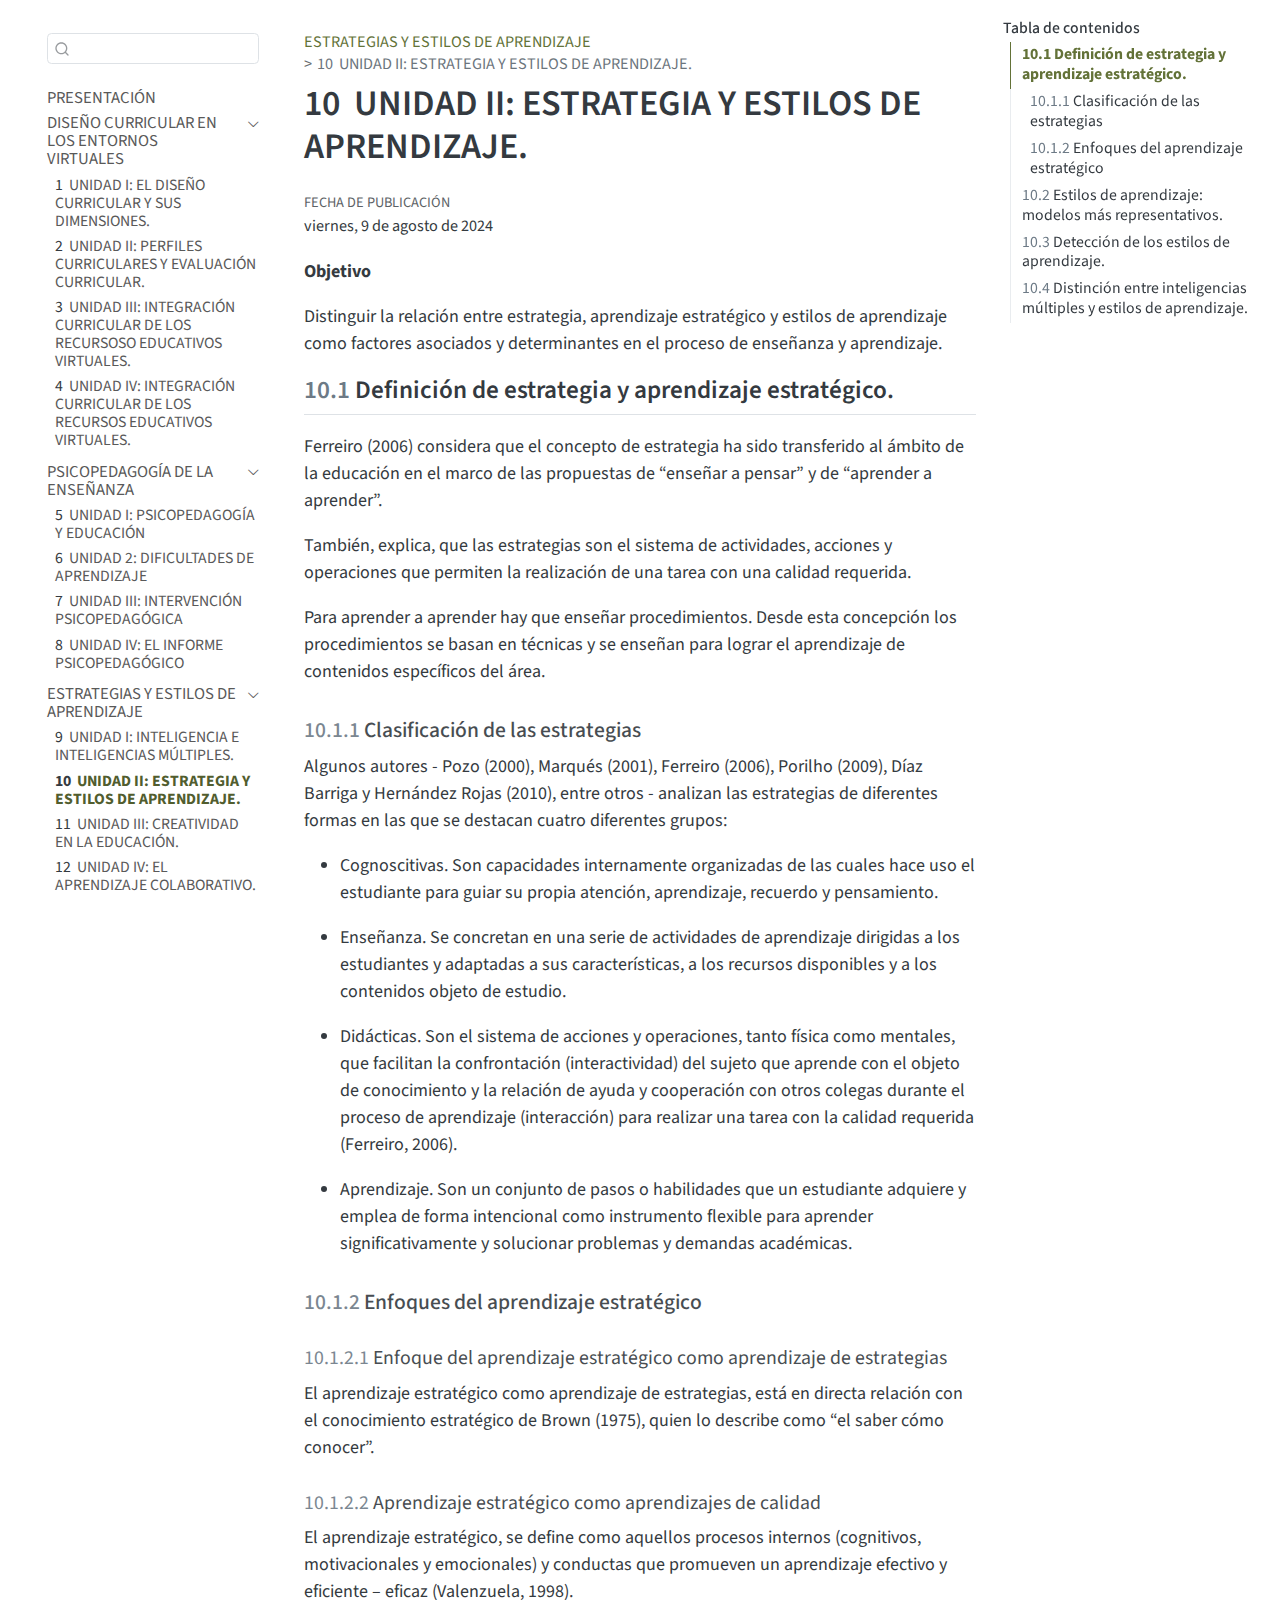
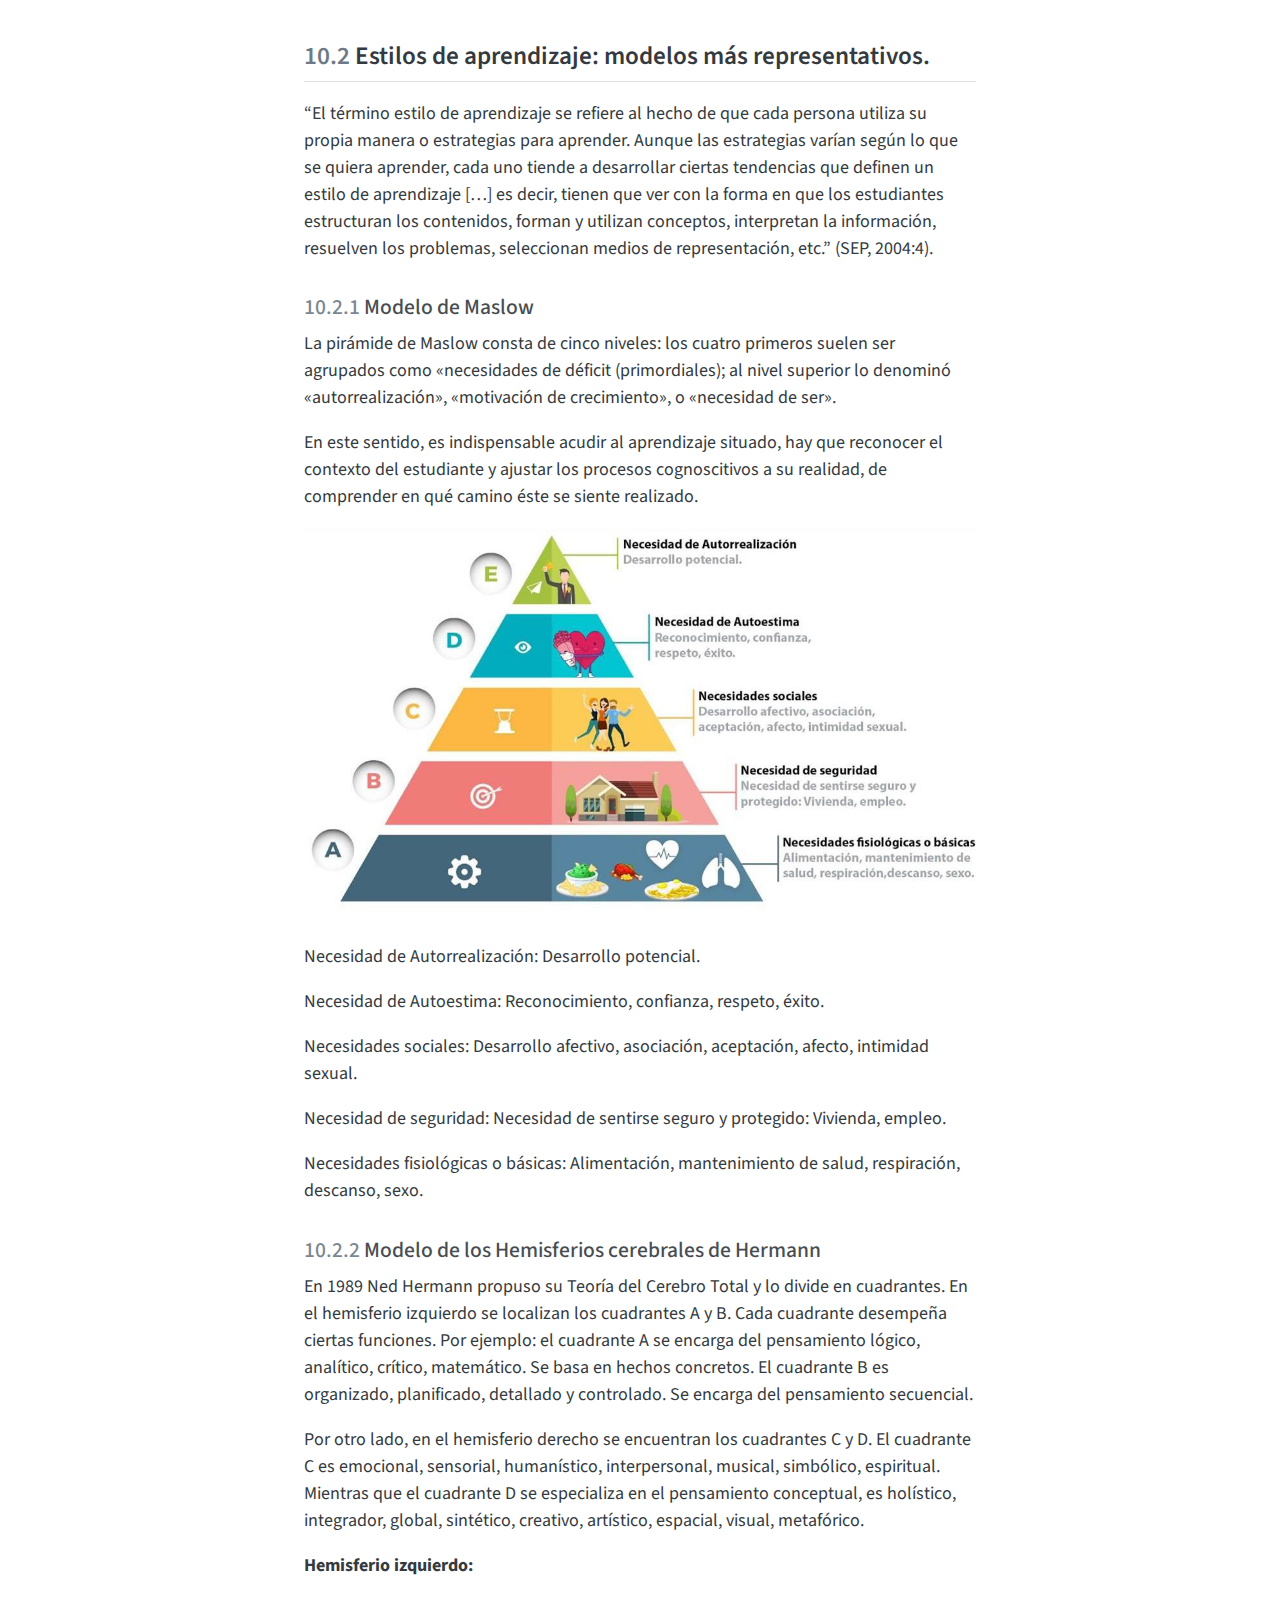
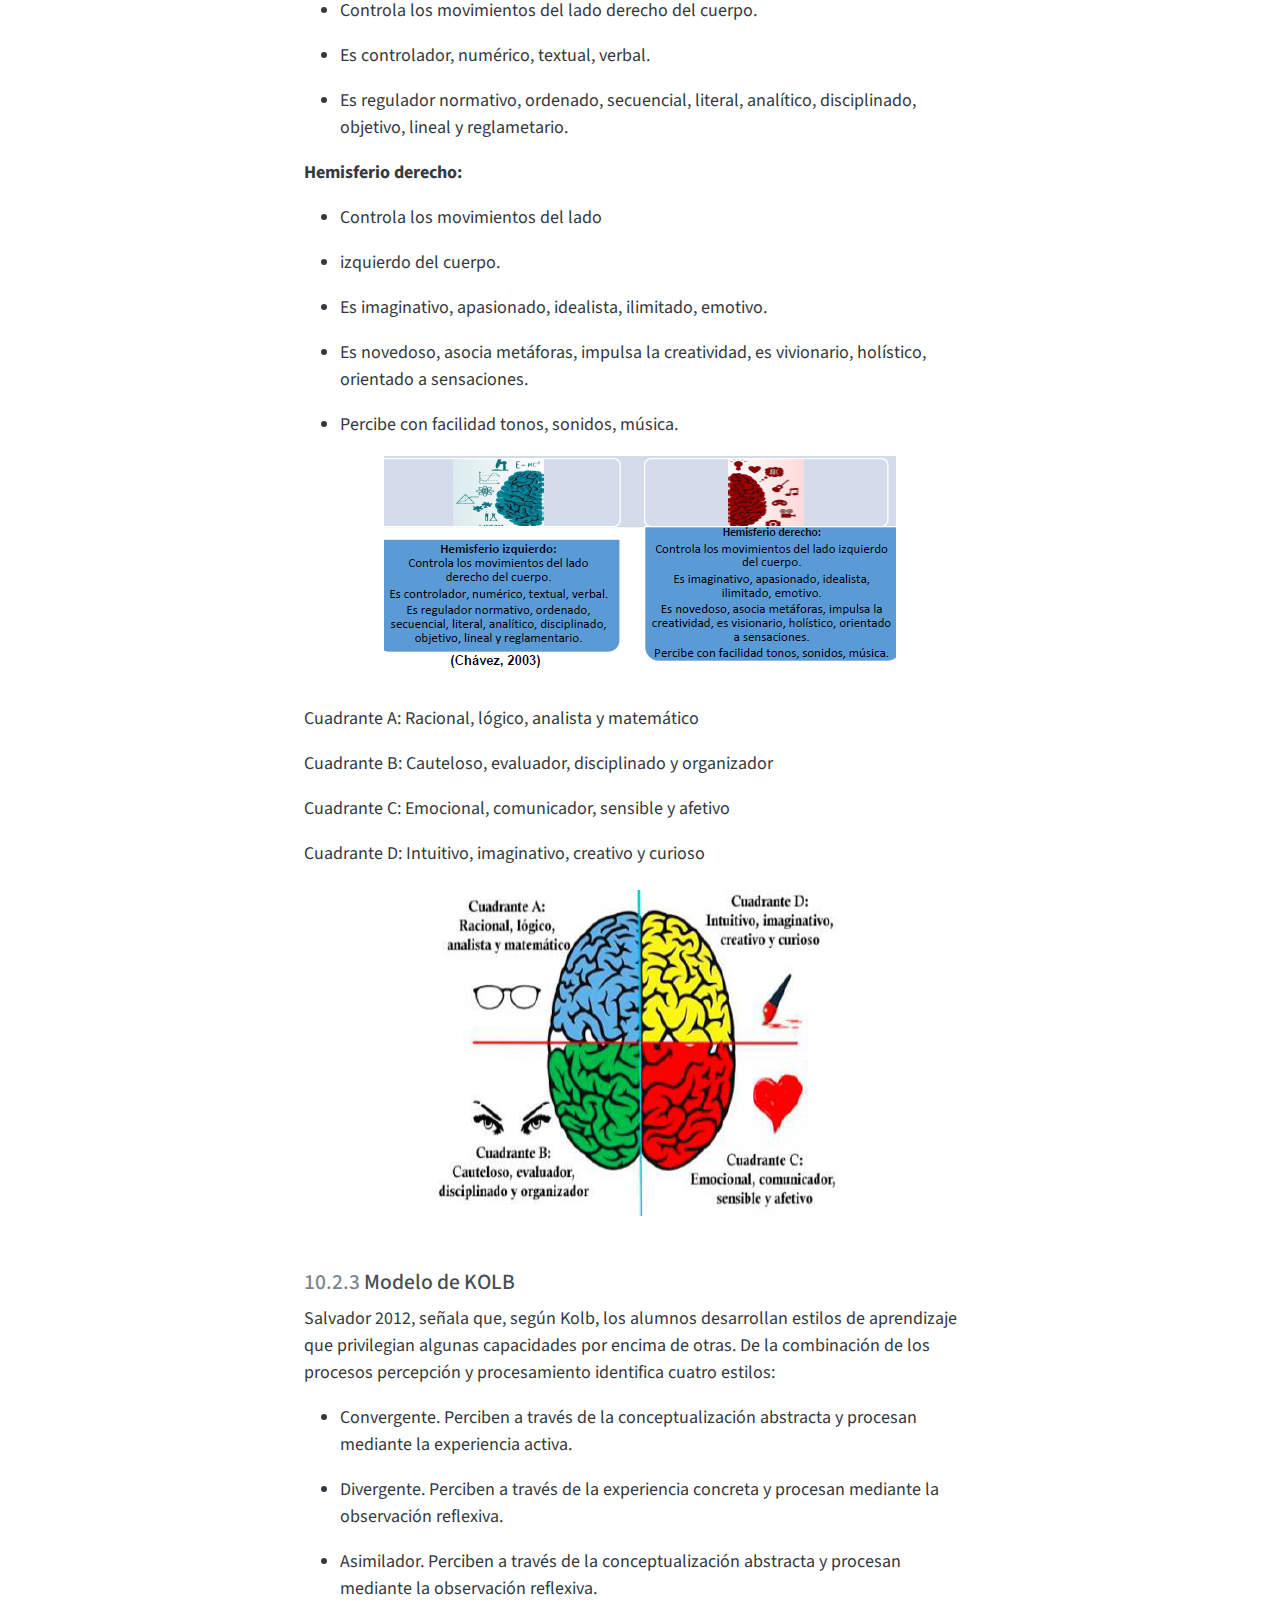
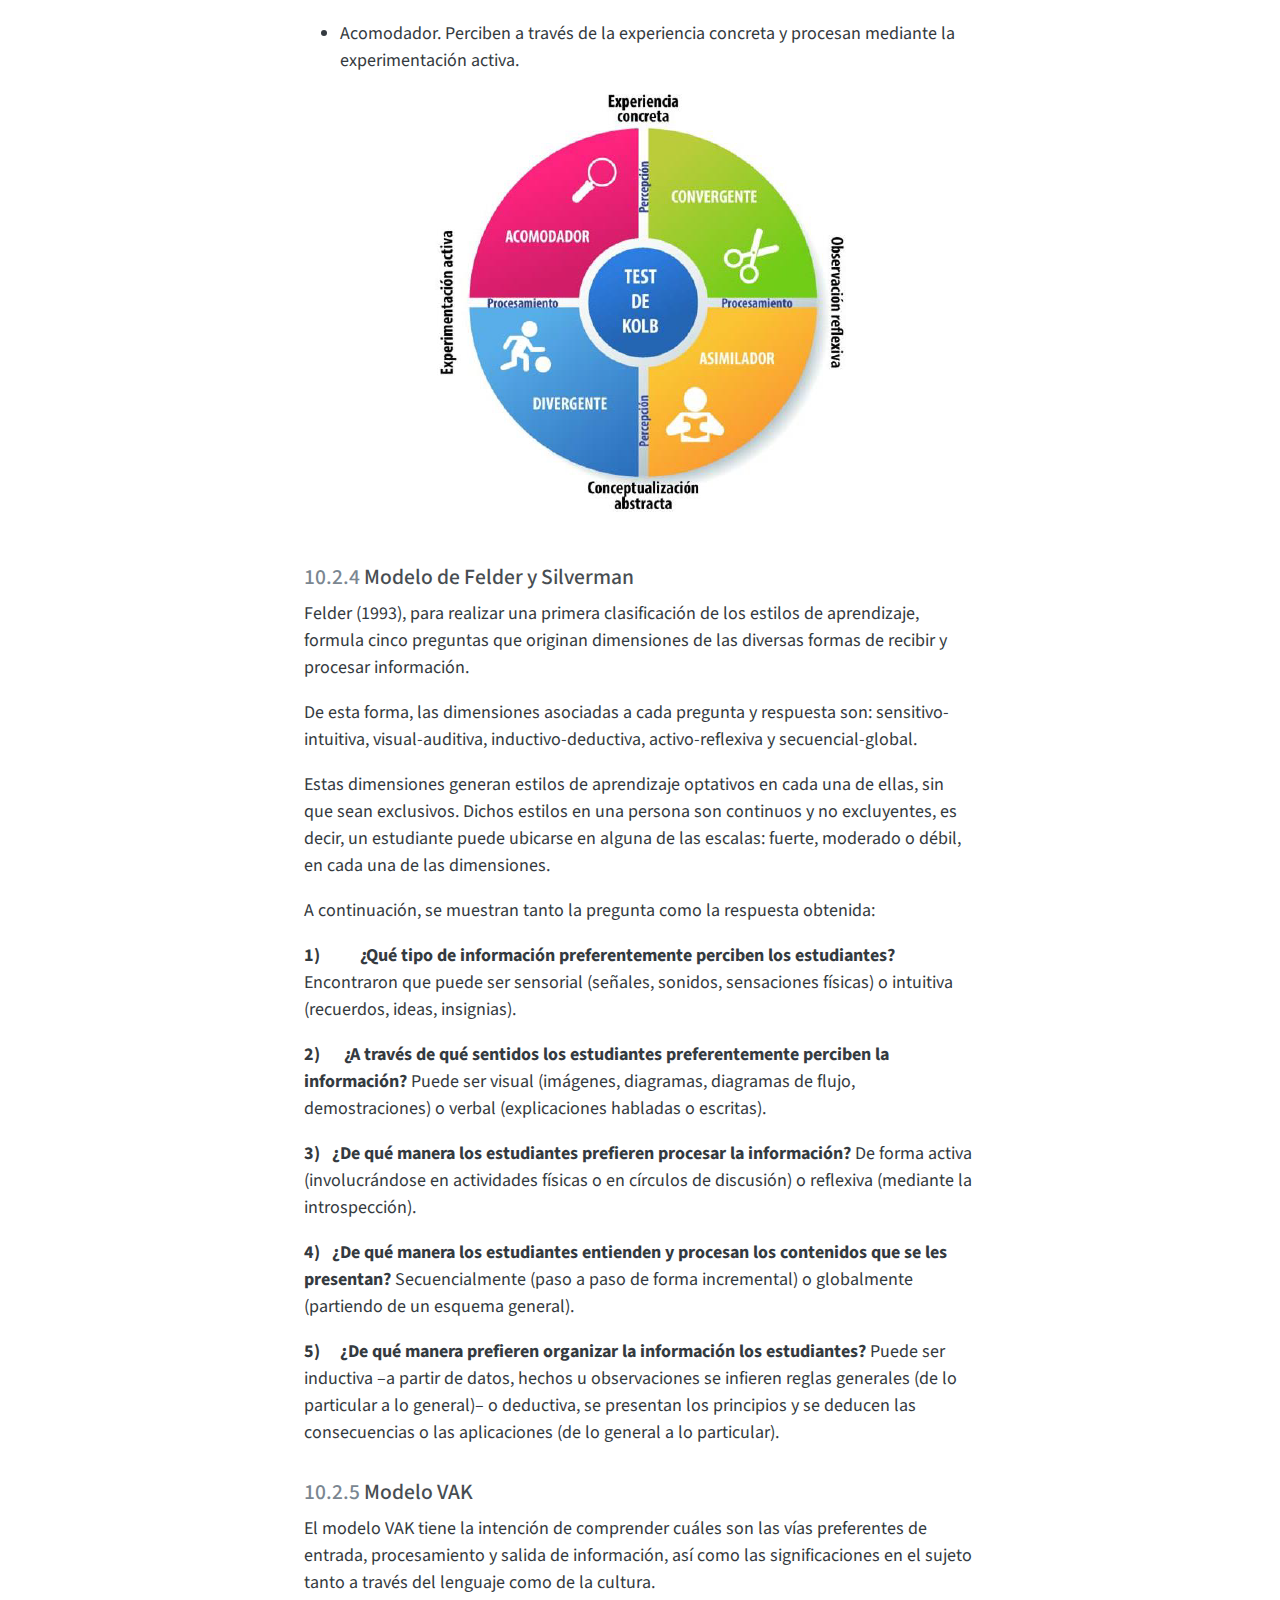
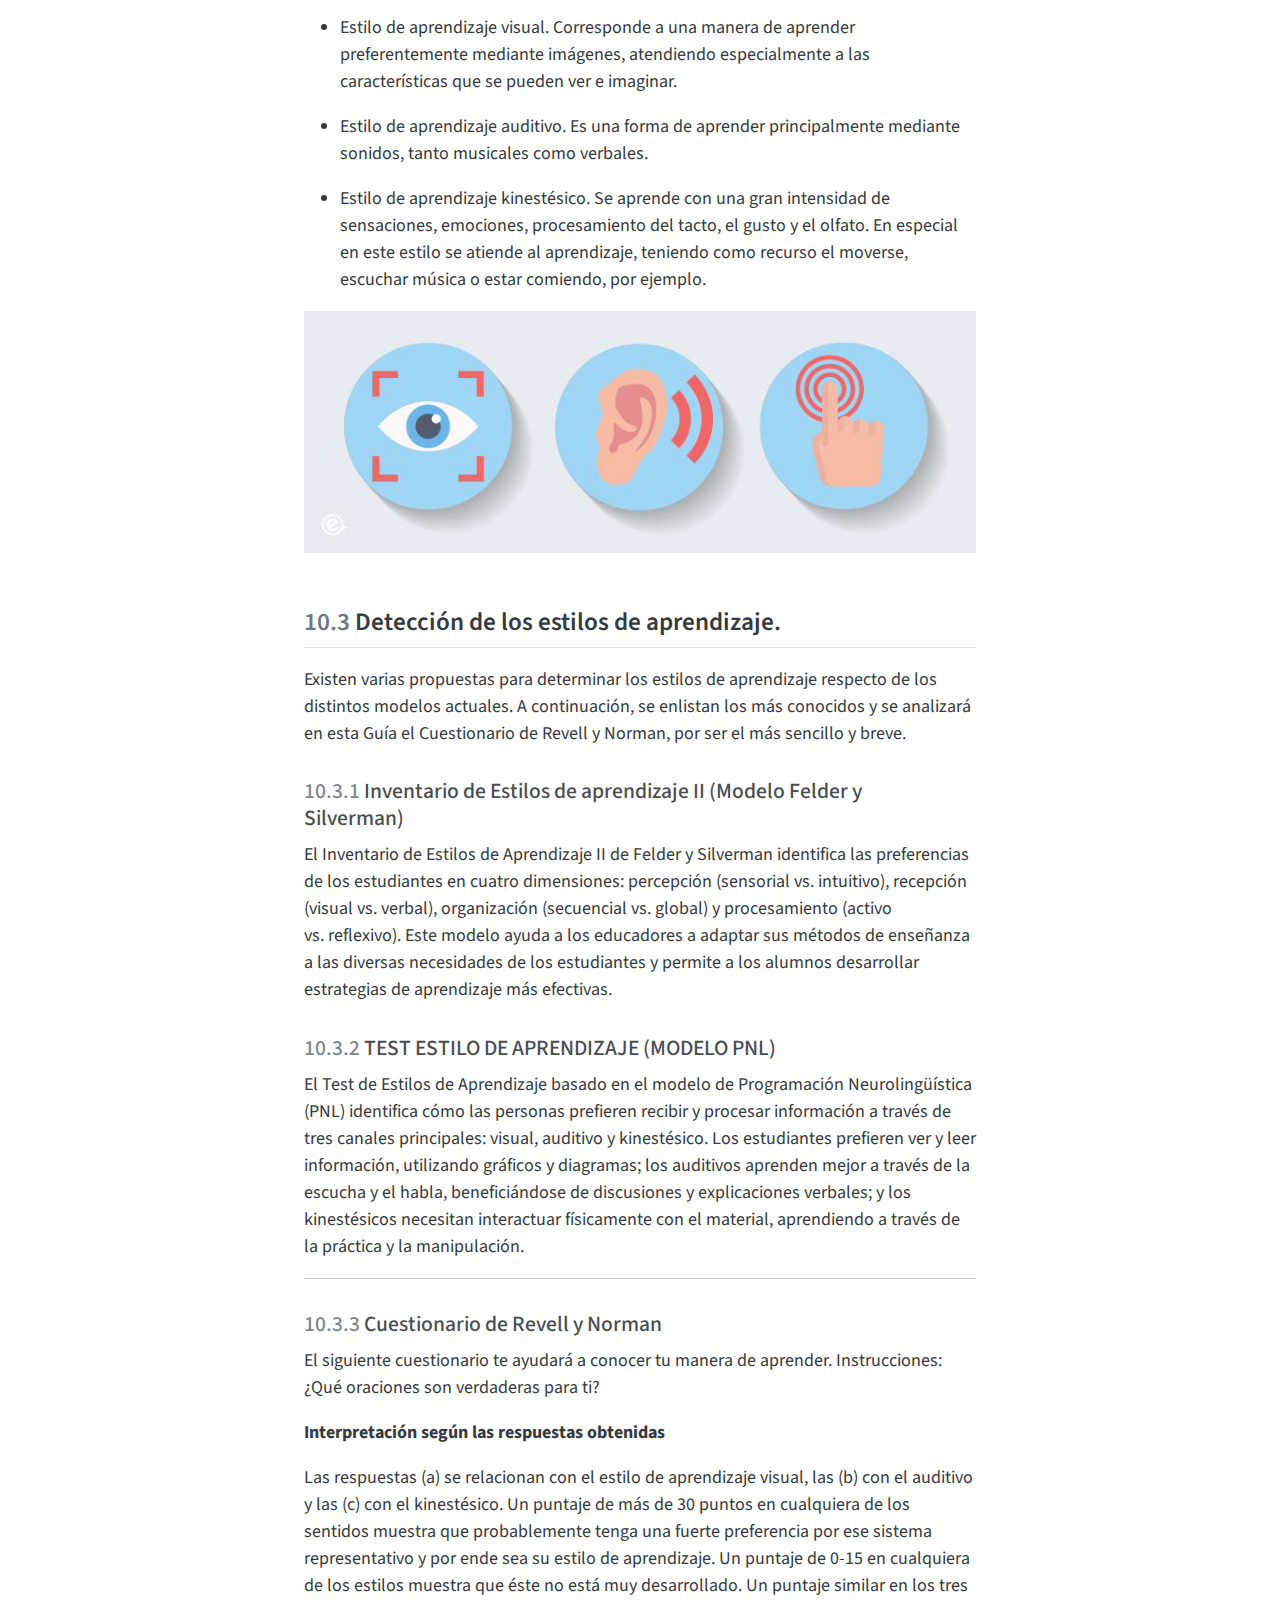
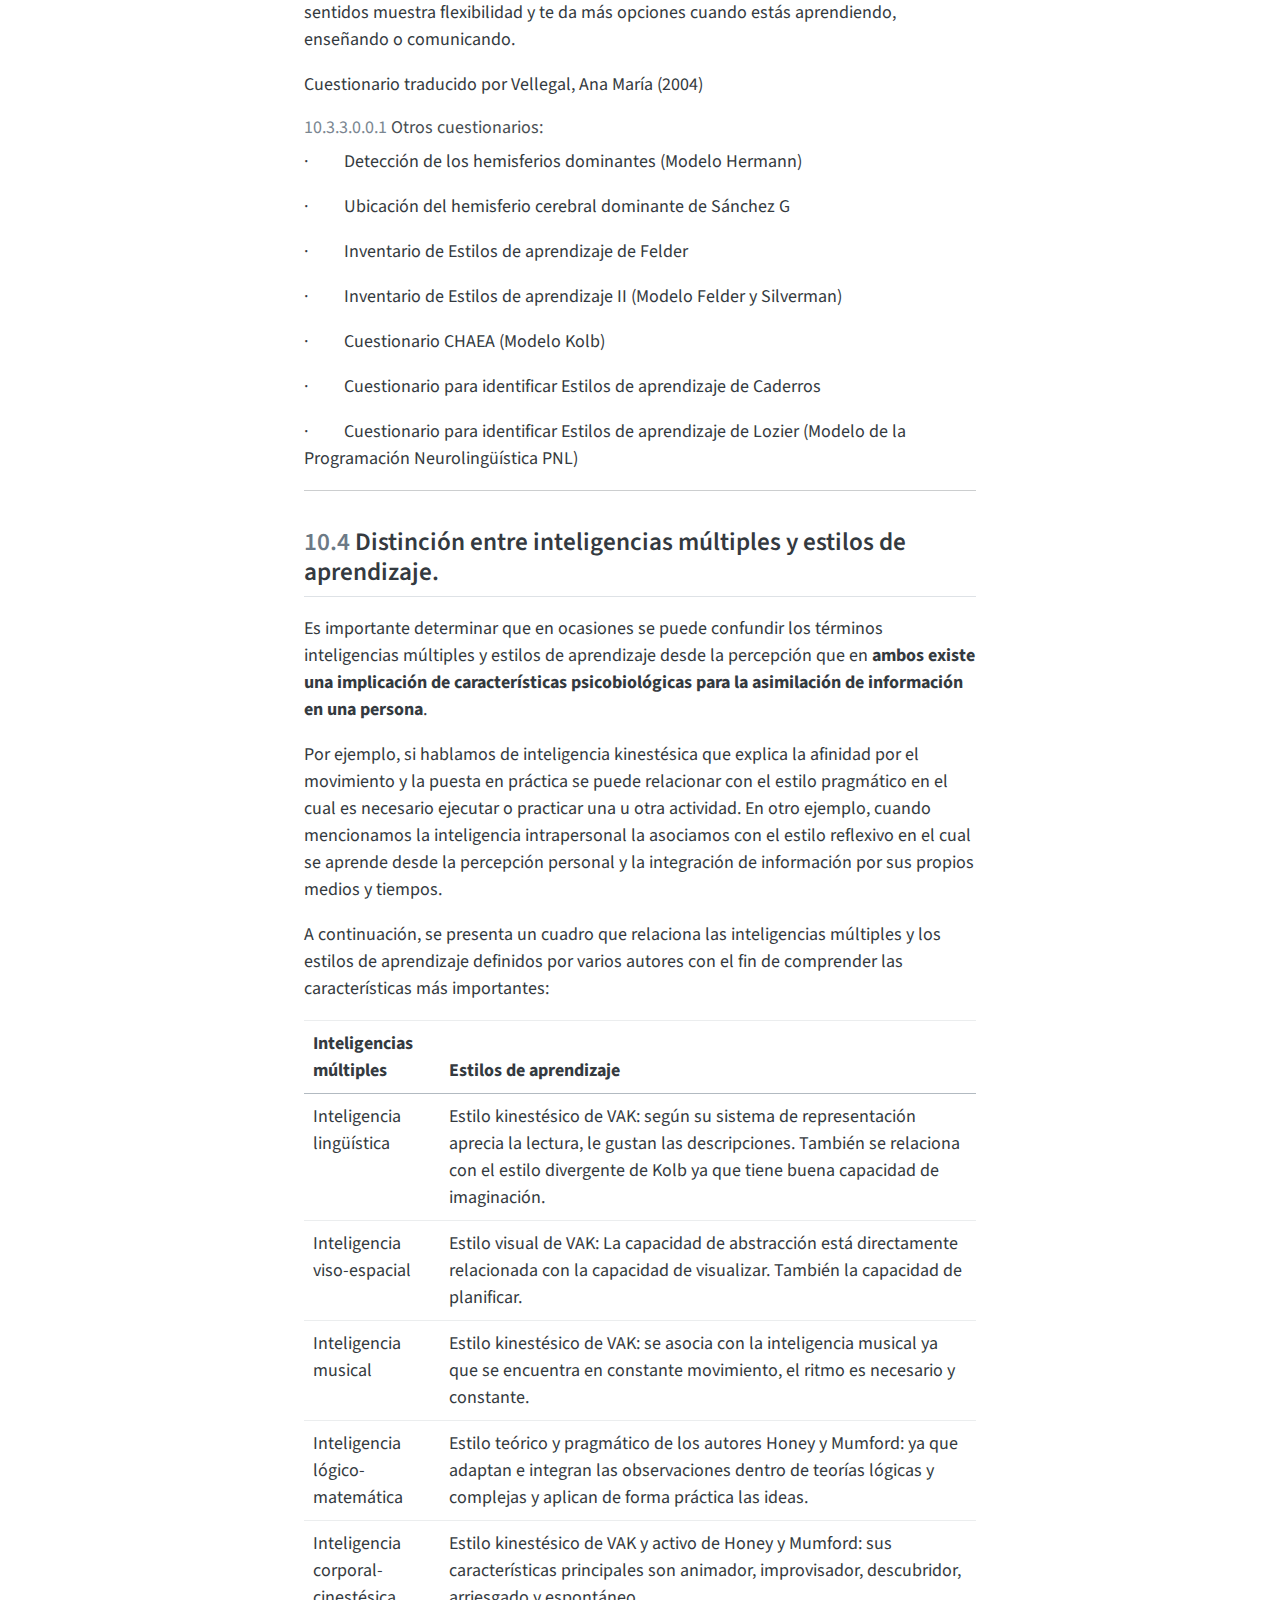
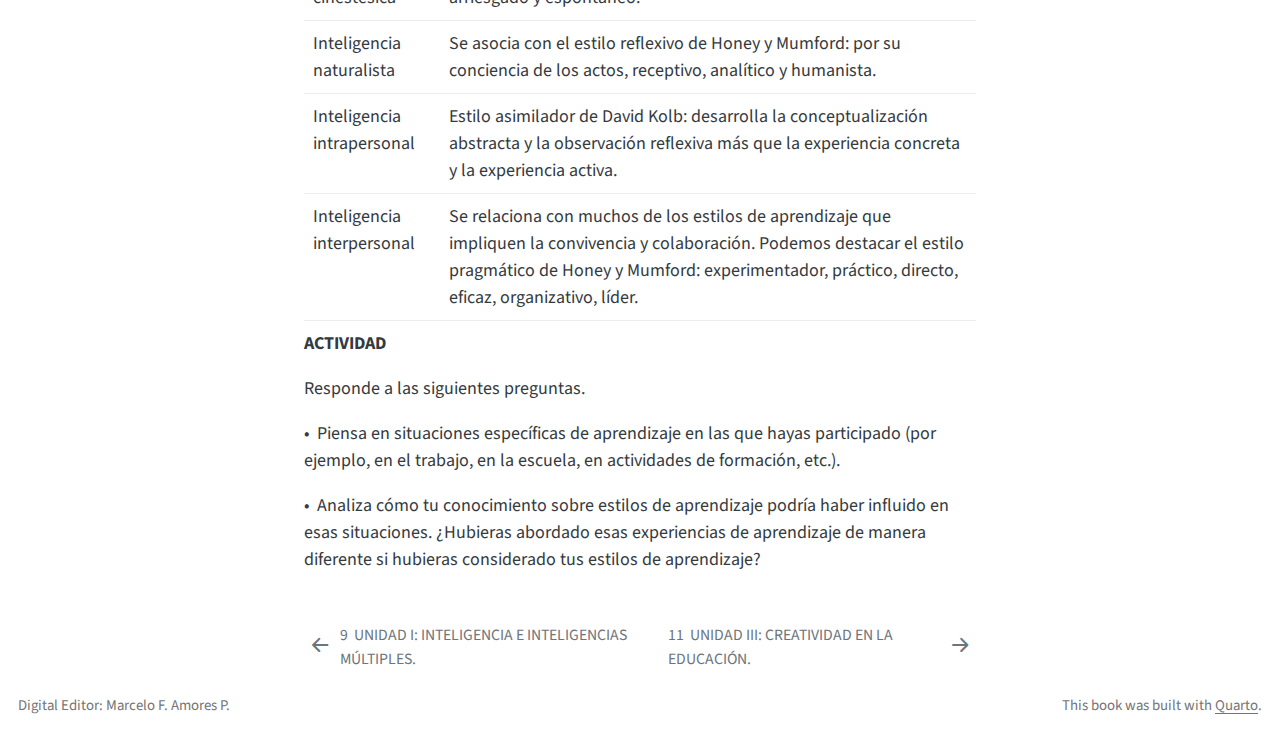
<file: b-02.html>
<!DOCTYPE html>
<html xmlns="http://www.w3.org/1999/xhtml" lang="es" xml:lang="es"><head>

<meta charset="utf-8">
<meta name="generator" content="quarto-1.5.53">

<meta name="viewport" content="width=device-width, initial-scale=1.0, user-scalable=yes">

<meta name="author" content="Marcelo Amores">

<title>10&nbsp; UNIDAD II: ESTRATEGIA Y ESTILOS DE APRENDIZAJE. – APUNTES DEL PROGRAMA DE MAESTRÍA EN EDUCACIÓN MENCIÓN EN PEDAGOGÍA</title>
<style>
code{white-space: pre-wrap;}
span.smallcaps{font-variant: small-caps;}
div.columns{display: flex; gap: min(4vw, 1.5em);}
div.column{flex: auto; overflow-x: auto;}
div.hanging-indent{margin-left: 1.5em; text-indent: -1.5em;}
ul.task-list{list-style: none;}
ul.task-list li input[type="checkbox"] {
  width: 0.8em;
  margin: 0 0.8em 0.2em -1em; /* quarto-specific, see https://github.com/quarto-dev/quarto-cli/issues/4556 */ 
  vertical-align: middle;
}
</style>


<script src="site_libs/quarto-nav/quarto-nav.js"></script>
<script src="site_libs/quarto-nav/headroom.min.js"></script>
<script src="site_libs/clipboard/clipboard.min.js"></script>
<script src="site_libs/quarto-search/autocomplete.umd.js"></script>
<script src="site_libs/quarto-search/fuse.min.js"></script>
<script src="site_libs/quarto-search/quarto-search.js"></script>
<meta name="quarto:offset" content="./">
<link href="./b-03.html" rel="next">
<link href="./b-01.html" rel="prev">
<link href="./images/cover1.jpg" rel="icon" type="image/jpeg">
<script src="site_libs/quarto-html/quarto.js"></script>
<script src="site_libs/quarto-html/popper.min.js"></script>
<script src="site_libs/quarto-html/tippy.umd.min.js"></script>
<script src="site_libs/quarto-html/anchor.min.js"></script>
<link href="site_libs/quarto-html/tippy.css" rel="stylesheet">
<link href="site_libs/quarto-html/quarto-syntax-highlighting.css" rel="stylesheet" id="quarto-text-highlighting-styles">
<script src="site_libs/bootstrap/bootstrap.min.js"></script>
<link href="site_libs/bootstrap/bootstrap-icons.css" rel="stylesheet">
<link href="site_libs/bootstrap/bootstrap.min.css" rel="stylesheet" id="quarto-bootstrap" data-mode="light">
<script id="quarto-search-options" type="application/json">{
  "location": "sidebar",
  "copy-button": false,
  "collapse-after": 3,
  "panel-placement": "start",
  "type": "textbox",
  "limit": 50,
  "keyboard-shortcut": [
    "f",
    "/",
    "s"
  ],
  "show-item-context": false,
  "language": {
    "search-no-results-text": "Sin resultados",
    "search-matching-documents-text": "documentos encontrados",
    "search-copy-link-title": "Copiar el enlace en la búsqueda",
    "search-hide-matches-text": "Ocultar resultados adicionales",
    "search-more-match-text": "resultado adicional en este documento",
    "search-more-matches-text": "resultados adicionales en este documento",
    "search-clear-button-title": "Borrar",
    "search-text-placeholder": "",
    "search-detached-cancel-button-title": "Cancelar",
    "search-submit-button-title": "Enviar",
    "search-label": "Buscar"
  }
}</script>
<script defer="" data-domain="r4ds.hadley.nz" src="https://plausible.io/js/plausible.js"></script>


</head>

<body class="nav-sidebar floating">

<div id="quarto-search-results"></div>
  <header id="quarto-header" class="headroom fixed-top">
  <nav class="quarto-secondary-nav">
    <div class="container-fluid d-flex">
      <button type="button" class="quarto-btn-toggle btn" data-bs-toggle="collapse" role="button" data-bs-target=".quarto-sidebar-collapse-item" aria-controls="quarto-sidebar" aria-expanded="false" aria-label="Alternar barra lateral" onclick="if (window.quartoToggleHeadroom) { window.quartoToggleHeadroom(); }">
        <i class="bi bi-layout-text-sidebar-reverse"></i>
      </button>
        <nav class="quarto-page-breadcrumbs" aria-label="breadcrumb"><ol class="breadcrumb"><li class="breadcrumb-item"><a href="./b-01.html">ESTRATEGIAS Y ESTILOS DE APRENDIZAJE</a></li><li class="breadcrumb-item"><a href="./b-02.html"><span class="chapter-number">10</span>&nbsp; <span class="chapter-title">UNIDAD II: ESTRATEGIA Y ESTILOS DE APRENDIZAJE.</span></a></li></ol></nav>
        <a class="flex-grow-1" role="navigation" data-bs-toggle="collapse" data-bs-target=".quarto-sidebar-collapse-item" aria-controls="quarto-sidebar" aria-expanded="false" aria-label="Alternar barra lateral" onclick="if (window.quartoToggleHeadroom) { window.quartoToggleHeadroom(); }">      
        </a>
      <button type="button" class="btn quarto-search-button" aria-label="Buscar" onclick="window.quartoOpenSearch();">
        <i class="bi bi-search"></i>
      </button>
    </div>
  </nav>
</header>
<!-- content -->
<div id="quarto-content" class="quarto-container page-columns page-rows-contents page-layout-article">
<!-- sidebar -->
  <nav id="quarto-sidebar" class="sidebar collapse collapse-horizontal quarto-sidebar-collapse-item sidebar-navigation floating overflow-auto">
    <div class="pt-lg-2 mt-2 text-left sidebar-header">
    <div class="sidebar-title mb-0 py-0">
      <a href="./">APUNTES DEL PROGRAMA DE MAESTRÍA EN EDUCACIÓN MENCIÓN EN PEDAGOGÍA</a> 
        <div class="sidebar-tools-main">
  <a href="" class="quarto-reader-toggle quarto-navigation-tool px-1" onclick="window.quartoToggleReader(); return false;" title="Alternar modo lector">
  <div class="quarto-reader-toggle-btn">
  <i class="bi"></i>
  </div>
</a>
</div>
    </div>
      </div>
        <div class="mt-2 flex-shrink-0 align-items-center">
        <div class="sidebar-search">
        <div id="quarto-search" class="" title="Buscar"></div>
        </div>
        </div>
    <div class="sidebar-menu-container"> 
    <ul class="list-unstyled mt-1">
        <li class="sidebar-item">
  <div class="sidebar-item-container"> 
  <a href="./index.html" class="sidebar-item-text sidebar-link">
 <span class="menu-text">PRESENTACIÓN</span></a>
  </div>
</li>
        <li class="sidebar-item sidebar-item-section">
      <div class="sidebar-item-container"> 
            <a class="sidebar-item-text sidebar-link text-start" data-bs-toggle="collapse" data-bs-target="#quarto-sidebar-section-1" role="navigation" aria-expanded="true">
 <span class="menu-text">DISEÑO CURRICULAR EN LOS ENTORNOS VIRTUALES</span></a>
          <a class="sidebar-item-toggle text-start" data-bs-toggle="collapse" data-bs-target="#quarto-sidebar-section-1" role="navigation" aria-expanded="true" aria-label="Alternar sección">
            <i class="bi bi-chevron-right ms-2"></i>
          </a> 
      </div>
      <ul id="quarto-sidebar-section-1" class="collapse list-unstyled sidebar-section depth1 show">  
          <li class="sidebar-item">
  <div class="sidebar-item-container"> 
  <a href="./c-01.html" class="sidebar-item-text sidebar-link">
 <span class="menu-text"><span class="chapter-number">1</span>&nbsp; <span class="chapter-title">UNIDAD I: EL DISEÑO CURRICULAR Y SUS DIMENSIONES.</span></span></a>
  </div>
</li>
          <li class="sidebar-item">
  <div class="sidebar-item-container"> 
  <a href="./c-02.html" class="sidebar-item-text sidebar-link">
 <span class="menu-text"><span class="chapter-number">2</span>&nbsp; <span class="chapter-title">UNIDAD II: PERFILES CURRICULARES Y EVALUACIÓN CURRICULAR.</span></span></a>
  </div>
</li>
          <li class="sidebar-item">
  <div class="sidebar-item-container"> 
  <a href="./c-03.html" class="sidebar-item-text sidebar-link">
 <span class="menu-text"><span class="chapter-number">3</span>&nbsp; <span class="chapter-title">UNIDAD III: INTEGRACIÓN CURRICULAR DE LOS RECURSOSO EDUCATIVOS VIRTUALES.</span></span></a>
  </div>
</li>
          <li class="sidebar-item">
  <div class="sidebar-item-container"> 
  <a href="./c-04.html" class="sidebar-item-text sidebar-link">
 <span class="menu-text"><span class="chapter-number">4</span>&nbsp; <span class="chapter-title">UNIDAD IV: INTEGRACIÓN CURRICULAR DE LOS RECURSOS EDUCATIVOS VIRTUALES.</span></span></a>
  </div>
</li>
      </ul>
  </li>
        <li class="sidebar-item sidebar-item-section">
      <div class="sidebar-item-container"> 
            <a class="sidebar-item-text sidebar-link text-start" data-bs-toggle="collapse" data-bs-target="#quarto-sidebar-section-2" role="navigation" aria-expanded="true">
 <span class="menu-text">PSICOPEDAGOGÍA DE LA ENSEÑANZA</span></a>
          <a class="sidebar-item-toggle text-start" data-bs-toggle="collapse" data-bs-target="#quarto-sidebar-section-2" role="navigation" aria-expanded="true" aria-label="Alternar sección">
            <i class="bi bi-chevron-right ms-2"></i>
          </a> 
      </div>
      <ul id="quarto-sidebar-section-2" class="collapse list-unstyled sidebar-section depth1 show">  
          <li class="sidebar-item">
  <div class="sidebar-item-container"> 
  <a href="./a-01.html" class="sidebar-item-text sidebar-link">
 <span class="menu-text"><span class="chapter-number">5</span>&nbsp; <span class="chapter-title">UNIDAD I: PSICOPEDAGOGÍA Y EDUCACIÓN</span></span></a>
  </div>
</li>
          <li class="sidebar-item">
  <div class="sidebar-item-container"> 
  <a href="./a-02.html" class="sidebar-item-text sidebar-link">
 <span class="menu-text"><span class="chapter-number">6</span>&nbsp; <span class="chapter-title">UNIDAD 2: DIFICULTADES DE APRENDIZAJE</span></span></a>
  </div>
</li>
          <li class="sidebar-item">
  <div class="sidebar-item-container"> 
  <a href="./a-03.html" class="sidebar-item-text sidebar-link">
 <span class="menu-text"><span class="chapter-number">7</span>&nbsp; <span class="chapter-title">UNIDAD III: INTERVENCIÓN PSICOPEDAGÓGICA</span></span></a>
  </div>
</li>
          <li class="sidebar-item">
  <div class="sidebar-item-container"> 
  <a href="./a-04.html" class="sidebar-item-text sidebar-link">
 <span class="menu-text"><span class="chapter-number">8</span>&nbsp; <span class="chapter-title">UNIDAD IV: EL INFORME PSICOPEDAGÓGICO</span></span></a>
  </div>
</li>
      </ul>
  </li>
        <li class="sidebar-item sidebar-item-section">
      <div class="sidebar-item-container"> 
            <a class="sidebar-item-text sidebar-link text-start" data-bs-toggle="collapse" data-bs-target="#quarto-sidebar-section-3" role="navigation" aria-expanded="true">
 <span class="menu-text">ESTRATEGIAS Y ESTILOS DE APRENDIZAJE</span></a>
          <a class="sidebar-item-toggle text-start" data-bs-toggle="collapse" data-bs-target="#quarto-sidebar-section-3" role="navigation" aria-expanded="true" aria-label="Alternar sección">
            <i class="bi bi-chevron-right ms-2"></i>
          </a> 
      </div>
      <ul id="quarto-sidebar-section-3" class="collapse list-unstyled sidebar-section depth1 show">  
          <li class="sidebar-item">
  <div class="sidebar-item-container"> 
  <a href="./b-01.html" class="sidebar-item-text sidebar-link">
 <span class="menu-text"><span class="chapter-number">9</span>&nbsp; <span class="chapter-title">UNIDAD I: INTELIGENCIA E INTELIGENCIAS MÚLTIPLES.</span></span></a>
  </div>
</li>
          <li class="sidebar-item">
  <div class="sidebar-item-container"> 
  <a href="./b-02.html" class="sidebar-item-text sidebar-link active">
 <span class="menu-text"><span class="chapter-number">10</span>&nbsp; <span class="chapter-title">UNIDAD II: ESTRATEGIA Y ESTILOS DE APRENDIZAJE.</span></span></a>
  </div>
</li>
          <li class="sidebar-item">
  <div class="sidebar-item-container"> 
  <a href="./b-03.html" class="sidebar-item-text sidebar-link">
 <span class="menu-text"><span class="chapter-number">11</span>&nbsp; <span class="chapter-title">UNIDAD III: CREATIVIDAD EN LA EDUCACIÓN.</span></span></a>
  </div>
</li>
          <li class="sidebar-item">
  <div class="sidebar-item-container"> 
  <a href="./b-04.html" class="sidebar-item-text sidebar-link">
 <span class="menu-text"><span class="chapter-number">12</span>&nbsp; <span class="chapter-title">UNIDAD IV: EL APRENDIZAJE COLABORATIVO.</span></span></a>
  </div>
</li>
      </ul>
  </li>
    </ul>
    </div>
</nav>
<div id="quarto-sidebar-glass" class="quarto-sidebar-collapse-item" data-bs-toggle="collapse" data-bs-target=".quarto-sidebar-collapse-item"></div>
<!-- margin-sidebar -->
    <div id="quarto-margin-sidebar" class="sidebar margin-sidebar">
        <nav id="TOC" role="doc-toc" class="toc-active">
    <h2 id="toc-title">Tabla de contenidos</h2>
   
  <ul>
  <li><a href="#definición-de-estrategia-y-aprendizaje-estratégico." id="toc-definición-de-estrategia-y-aprendizaje-estratégico." class="nav-link active" data-scroll-target="#definición-de-estrategia-y-aprendizaje-estratégico."><span class="header-section-number">10.1</span> Definición de estrategia y aprendizaje estratégico.</a>
  <ul class="collapse">
  <li><a href="#clasificación-de-las-estrategias" id="toc-clasificación-de-las-estrategias" class="nav-link" data-scroll-target="#clasificación-de-las-estrategias"><span class="header-section-number">10.1.1</span> Clasificación de las estrategias</a></li>
  <li><a href="#enfoques-del-aprendizaje-estratégico" id="toc-enfoques-del-aprendizaje-estratégico" class="nav-link" data-scroll-target="#enfoques-del-aprendizaje-estratégico"><span class="header-section-number">10.1.2</span> Enfoques del aprendizaje estratégico</a></li>
  </ul></li>
  <li><a href="#estilos-de-aprendizaje-modelos-más-representativos." id="toc-estilos-de-aprendizaje-modelos-más-representativos." class="nav-link" data-scroll-target="#estilos-de-aprendizaje-modelos-más-representativos."><span class="header-section-number">10.2</span> Estilos de aprendizaje: modelos más representativos.</a>
  <ul class="collapse">
  <li><a href="#modelo-de-maslow" id="toc-modelo-de-maslow" class="nav-link" data-scroll-target="#modelo-de-maslow"><span class="header-section-number">10.2.1</span> Modelo de Maslow</a></li>
  <li><a href="#modelo-de-los-hemisferios-cerebrales-de-hermann" id="toc-modelo-de-los-hemisferios-cerebrales-de-hermann" class="nav-link" data-scroll-target="#modelo-de-los-hemisferios-cerebrales-de-hermann"><span class="header-section-number">10.2.2</span> Modelo de los Hemisferios cerebrales de Hermann</a></li>
  <li><a href="#modelo-de-kolb" id="toc-modelo-de-kolb" class="nav-link" data-scroll-target="#modelo-de-kolb"><span class="header-section-number">10.2.3</span> Modelo de KOLB</a></li>
  <li><a href="#modelo-de-felder-y-silverman" id="toc-modelo-de-felder-y-silverman" class="nav-link" data-scroll-target="#modelo-de-felder-y-silverman"><span class="header-section-number">10.2.4</span> Modelo de Felder y Silverman</a></li>
  <li><a href="#modelo-vak" id="toc-modelo-vak" class="nav-link" data-scroll-target="#modelo-vak"><span class="header-section-number">10.2.5</span> Modelo VAK</a></li>
  </ul></li>
  <li><a href="#detección-de-los-estilos-de-aprendizaje." id="toc-detección-de-los-estilos-de-aprendizaje." class="nav-link" data-scroll-target="#detección-de-los-estilos-de-aprendizaje."><span class="header-section-number">10.3</span> Detección de los estilos de aprendizaje.</a>
  <ul class="collapse">
  <li><a href="#inventario-de-estilos-de-aprendizaje-ii-modelo-felder-y-silverman" id="toc-inventario-de-estilos-de-aprendizaje-ii-modelo-felder-y-silverman" class="nav-link" data-scroll-target="#inventario-de-estilos-de-aprendizaje-ii-modelo-felder-y-silverman"><span class="header-section-number">10.3.1</span> Inventario de Estilos de aprendizaje II (Modelo Felder y Silverman)</a></li>
  <li><a href="#test-estilo-de-aprendizaje-modelo-pnl" id="toc-test-estilo-de-aprendizaje-modelo-pnl" class="nav-link" data-scroll-target="#test-estilo-de-aprendizaje-modelo-pnl"><span class="header-section-number">10.3.2</span> TEST ESTILO DE APRENDIZAJE (MODELO PNL)</a></li>
  <li><a href="#cuestionario-de-revell-y-norman" id="toc-cuestionario-de-revell-y-norman" class="nav-link" data-scroll-target="#cuestionario-de-revell-y-norman"><span class="header-section-number">10.3.3</span> Cuestionario de Revell y Norman</a></li>
  </ul></li>
  <li><a href="#distinción-entre-inteligencias-múltiples-y-estilos-de-aprendizaje." id="toc-distinción-entre-inteligencias-múltiples-y-estilos-de-aprendizaje." class="nav-link" data-scroll-target="#distinción-entre-inteligencias-múltiples-y-estilos-de-aprendizaje."><span class="header-section-number">10.4</span> Distinción entre inteligencias múltiples y estilos de aprendizaje.</a></li>
  </ul>
</nav>
    </div>
<!-- main -->
<main class="content" id="quarto-document-content">

<header id="title-block-header" class="quarto-title-block default"><nav class="quarto-page-breadcrumbs quarto-title-breadcrumbs d-none d-lg-block" aria-label="breadcrumb"><ol class="breadcrumb"><li class="breadcrumb-item"><a href="./b-01.html">ESTRATEGIAS Y ESTILOS DE APRENDIZAJE</a></li><li class="breadcrumb-item"><a href="./b-02.html"><span class="chapter-number">10</span>&nbsp; <span class="chapter-title">UNIDAD II: ESTRATEGIA Y ESTILOS DE APRENDIZAJE.</span></a></li></ol></nav>
<div class="quarto-title">
<h1 class="title"><span class="chapter-number">10</span>&nbsp; <span class="chapter-title">UNIDAD II: ESTRATEGIA Y ESTILOS DE APRENDIZAJE.</span></h1>
</div>



<div class="quarto-title-meta">

    
    <div>
    <div class="quarto-title-meta-heading">Fecha de publicación</div>
    <div class="quarto-title-meta-contents">
      <p class="date">viernes, 9 de agosto de 2024</p>
    </div>
  </div>
  
    
  </div>
  


</header>


<p><strong>Objetivo</strong></p>
<p>Distinguir la relación entre estrategia, aprendizaje estratégico y estilos de aprendizaje como factores asociados y determinantes en el proceso de enseñanza y aprendizaje.</p>
<section id="definición-de-estrategia-y-aprendizaje-estratégico." class="level2" data-number="10.1">
<h2 data-number="10.1" class="anchored" data-anchor-id="definición-de-estrategia-y-aprendizaje-estratégico."><span class="header-section-number">10.1</span> Definición de estrategia y aprendizaje estratégico.</h2>
<p>Ferreiro (2006) considera que el concepto de estrategia ha sido transferido al ámbito de la educación en el marco de las propuestas de “enseñar a pensar” y de “aprender a aprender”.</p>
<p>También, explica, que las estrategias son el sistema de actividades, acciones y operaciones que permiten la realización de una tarea con una calidad requerida.</p>
<p>Para aprender a aprender hay que enseñar procedimientos. Desde esta concepción los procedimientos se basan en técnicas y se enseñan para lograr el aprendizaje de contenidos específicos del área.</p>
<section id="clasificación-de-las-estrategias" class="level3" data-number="10.1.1">
<h3 data-number="10.1.1" class="anchored" data-anchor-id="clasificación-de-las-estrategias"><span class="header-section-number">10.1.1</span> Clasificación de las estrategias</h3>
<p>Algunos autores - Pozo (2000), Marqués (2001), Ferreiro (2006), Porilho (2009), Díaz Barriga y Hernández Rojas (2010), entre otros - analizan las estrategias de diferentes formas en las que se destacan cuatro diferentes grupos:</p>
<ul>
<li><p>Cognoscitivas. Son capacidades internamente organizadas de las cuales hace uso el estudiante para guiar su propia atención, aprendizaje, recuerdo y pensamiento.</p></li>
<li><p>Enseñanza. Se concretan en una serie de actividades de aprendizaje dirigidas a los estudiantes y adaptadas a sus características, a los recursos disponibles y a los contenidos objeto de estudio.</p></li>
<li><p>Didácticas. Son el sistema de acciones y operaciones, tanto física como mentales, que facilitan la confrontación (interactividad) del sujeto que aprende con el objeto de conocimiento y la relación de ayuda y cooperación con otros colegas durante el proceso de aprendizaje (interacción) para realizar una tarea con la calidad requerida (Ferreiro, 2006).</p></li>
<li><p>Aprendizaje. Son un conjunto de pasos o habilidades que un estudiante adquiere y emplea de forma intencional como instrumento flexible para aprender significativamente y solucionar problemas y demandas académicas.</p></li>
</ul>
</section>
<section id="enfoques-del-aprendizaje-estratégico" class="level3" data-number="10.1.2">
<h3 data-number="10.1.2" class="anchored" data-anchor-id="enfoques-del-aprendizaje-estratégico"><span class="header-section-number">10.1.2</span> Enfoques del aprendizaje estratégico</h3>
<section id="enfoque-del-aprendizaje-estratégico-como-aprendizaje-de-estrategias" class="level4" data-number="10.1.2.1">
<h4 data-number="10.1.2.1" class="anchored" data-anchor-id="enfoque-del-aprendizaje-estratégico-como-aprendizaje-de-estrategias"><span class="header-section-number">10.1.2.1</span> Enfoque del aprendizaje estratégico como aprendizaje de estrategias</h4>
<p>El aprendizaje estratégico como aprendizaje de estrategias, está en directa relación con el conocimiento estratégico de Brown (1975), quien lo describe como “el saber cómo conocer”.</p>
</section>
<section id="aprendizaje-estratégico-como-aprendizajes-de-calidad" class="level4" data-number="10.1.2.2">
<h4 data-number="10.1.2.2" class="anchored" data-anchor-id="aprendizaje-estratégico-como-aprendizajes-de-calidad"><span class="header-section-number">10.1.2.2</span> Aprendizaje estratégico como aprendizajes de calidad</h4>
<p>El aprendizaje estratégico, se define como aquellos procesos internos (cognitivos, motivacionales y emocionales) y conductas que promueven un aprendizaje efectivo y eficiente – eficaz (Valenzuela, 1998).</p>
</section>
</section>
</section>
<section id="estilos-de-aprendizaje-modelos-más-representativos." class="level2" data-number="10.2">
<h2 data-number="10.2" class="anchored" data-anchor-id="estilos-de-aprendizaje-modelos-más-representativos."><span class="header-section-number">10.2</span> Estilos de aprendizaje: modelos más representativos.</h2>
<p>“El término estilo de aprendizaje se refiere al hecho de que cada persona utiliza su propia manera o estrategias para aprender. Aunque las estrategias varían según lo que se quiera aprender, cada uno tiende a desarrollar ciertas tendencias que definen un estilo de aprendizaje […] es decir, tienen que ver con la forma en que los estudiantes estructuran los contenidos, forman y utilizan conceptos, interpretan la información, resuelven los problemas, seleccionan medios de representación, etc.” (SEP, 2004:4).</p>
<section id="modelo-de-maslow" class="level3" data-number="10.2.1">
<h3 data-number="10.2.1" class="anchored" data-anchor-id="modelo-de-maslow"><span class="header-section-number">10.2.1</span> Modelo de Maslow</h3>
<p>La pirámide de Maslow consta de cinco niveles: los cuatro primeros suelen ser agrupados como «necesidades de déficit (primordiales); al nivel superior lo denominó «autorrealización», «motivación de crecimiento», o «necesidad de ser».</p>
<p>En este sentido, es indispensable acudir al aprendizaje situado, hay que reconocer el contexto del estudiante y ajustar los procesos cognoscitivos a su realidad, de comprender en qué camino éste se siente realizado.</p>
<p><img src="images/clipboard-3878436298.png" class="img-fluid"></p>
<p>Necesidad de Autorrealización: Desarrollo potencial.</p>
<p>Necesidad de Autoestima: Reconocimiento, confianza, respeto, éxito.</p>
<p>Necesidades sociales: Desarrollo afectivo, asociación, aceptación, afecto, intimidad sexual.</p>
<p>Necesidad de seguridad: Necesidad de sentirse seguro y protegido: Vivienda, empleo.</p>
<p>Necesidades fisiológicas o básicas: Alimentación, mantenimiento de salud, respiración, descanso, sexo.</p>
</section>
<section id="modelo-de-los-hemisferios-cerebrales-de-hermann" class="level3" data-number="10.2.2">
<h3 data-number="10.2.2" class="anchored" data-anchor-id="modelo-de-los-hemisferios-cerebrales-de-hermann"><span class="header-section-number">10.2.2</span> Modelo de los Hemisferios cerebrales de Hermann</h3>
<p>En 1989 Ned Hermann propuso su Teoría del Cerebro Total y lo divide en cuadrantes. En el hemisferio izquierdo se localizan los cuadrantes A y B. Cada cuadrante desempeña ciertas funciones. Por ejemplo: el cuadrante A se encarga del pensamiento lógico, analítico, crítico, matemático. Se basa en hechos concretos. El cuadrante B es organizado, planificado, detallado y controlado. Se encarga del pensamiento secuencial.</p>
<p>Por otro lado, en el hemisferio derecho se encuentran los cuadrantes C y D. El cuadrante C es emocional, sensorial, humanístico, interpersonal, musical, simbólico, espiritual. Mientras que el cuadrante D se especializa en el pensamiento conceptual, es holístico, integrador, global, sintético, creativo, artístico, espacial, visual, metafórico.</p>
<p><strong>Hemisferio izquierdo:</strong></p>
<ul>
<li><p>Controla los movimientos del lado derecho del cuerpo.</p></li>
<li><p>Es controlador, numérico, textual, verbal.</p></li>
<li><p>Es regulador normativo, ordenado, secuencial, literal, analítico, disciplinado, objetivo, lineal y reglametario.</p></li>
</ul>
<p><strong>Hemisferio derecho:</strong></p>
<ul>
<li><p>Controla los movimientos del lado</p></li>
<li><p>izquierdo del cuerpo.</p></li>
<li><p>Es imaginativo, apasionado, idealista, ilimitado, emotivo.</p></li>
<li><p>Es novedoso, asocia metáforas, impulsa la creatividad, es vivionario, holístico, orientado a sensaciones.</p></li>
<li><p>Percibe con facilidad tonos, sonidos, música.</p></li>
</ul>
<div class="quarto-figure quarto-figure-center">
<figure class="figure">
<p><img src="images/clipboard-273264173.png" class="img-fluid quarto-figure quarto-figure-center figure-img"></p>
</figure>
</div>
<p>Cuadrante A: Racional, lógico, analista y matemático</p>
<p>Cuadrante B: Cauteloso, evaluador, disciplinado y organizador</p>
<p>Cuadrante C: Emocional, comunicador, sensible y afetivo</p>
<p>Cuadrante D: Intuitivo, imaginativo, creativo y curioso</p>
<div class="quarto-figure quarto-figure-center">
<figure class="figure">
<p><img src="images/clipboard-1904308370.png" class="img-fluid quarto-figure quarto-figure-center figure-img"></p>
</figure>
</div>
</section>
<section id="modelo-de-kolb" class="level3" data-number="10.2.3">
<h3 data-number="10.2.3" class="anchored" data-anchor-id="modelo-de-kolb"><span class="header-section-number">10.2.3</span> Modelo de KOLB</h3>
<p>Salvador 2012, señala que, según Kolb, los alumnos desarrollan estilos de aprendizaje que privilegian algunas capacidades por encima de otras. De la combinación de los procesos percepción y procesamiento identifica cuatro estilos:</p>
<ul>
<li><p>Convergente. Perciben a través de la conceptualización abstracta y procesan mediante la experiencia activa.</p></li>
<li><p>Divergente. Perciben a través de la experiencia concreta y procesan mediante la observación reflexiva.</p></li>
<li><p>Asimilador. Perciben a través de la conceptualización abstracta y procesan mediante la observación reflexiva.</p></li>
<li><p>Acomodador. Perciben a través de la experiencia concreta y procesan mediante la experimentación activa.</p></li>
</ul>
<div class="quarto-figure quarto-figure-center">
<figure class="figure">
<p><img src="images/clipboard-2561922542.png" class="img-fluid quarto-figure quarto-figure-center figure-img"></p>
</figure>
</div>
</section>
<section id="modelo-de-felder-y-silverman" class="level3" data-number="10.2.4">
<h3 data-number="10.2.4" class="anchored" data-anchor-id="modelo-de-felder-y-silverman"><span class="header-section-number">10.2.4</span> Modelo de Felder y Silverman</h3>
<p>Felder (1993), para realizar una primera clasificación de los estilos de aprendizaje, formula cinco preguntas que originan dimensiones de las diversas formas de recibir y procesar información.</p>
<p>De esta forma, las dimensiones asociadas a cada pregunta y respuesta son: sensitivo- intuitiva, visual-auditiva, inductivo-deductiva, activo-reflexiva y secuencial-global.</p>
<p>Estas dimensiones generan estilos de aprendizaje optativos en cada una de ellas, sin que sean exclusivos. Dichos estilos en una persona son continuos y no excluyentes, es decir, un estudiante puede ubicarse en alguna de las escalas: fuerte, moderado o débil, en cada una de las dimensiones.</p>
<p>A continuación, se muestran tanto la pregunta como la respuesta obtenida:</p>
<p><strong>1)&nbsp;&nbsp;&nbsp;&nbsp;&nbsp;&nbsp;&nbsp;&nbsp;&nbsp; ¿Qué tipo de información preferentemente perciben los estudiantes?</strong> Encontraron que puede ser sensorial (señales, sonidos, sensaciones físicas) o intuitiva (recuerdos, ideas, insignias).</p>
<p><strong>2)&nbsp;&nbsp;&nbsp;&nbsp;&nbsp; ¿A través de qué sentidos los estudiantes preferentemente perciben la información?</strong> Puede ser visual (imágenes, diagramas, diagramas de flujo, demostraciones) o verbal (explicaciones habladas o escritas).</p>
<p><strong>3)&nbsp;&nbsp; ¿De qué manera los estudiantes prefieren procesar la información?</strong> De forma activa (involucrándose en actividades físicas o en círculos de discusión) o reflexiva (mediante la introspección).</p>
<p><strong>4)&nbsp;&nbsp; ¿De qué manera los estudiantes entienden y procesan los contenidos que se les presentan?</strong> Secuencialmente (paso a paso de forma incremental) o globalmente (partiendo de un esquema general).</p>
<p><strong>5)&nbsp;&nbsp;&nbsp;&nbsp; ¿De qué manera prefieren organizar la información los estudiantes?</strong> Puede ser inductiva –a partir de datos, hechos u observaciones se infieren reglas generales (de lo particular a lo general)– o deductiva, se presentan los principios y se deducen las consecuencias o las aplicaciones (de lo general a lo particular).</p>
</section>
<section id="modelo-vak" class="level3" data-number="10.2.5">
<h3 data-number="10.2.5" class="anchored" data-anchor-id="modelo-vak"><span class="header-section-number">10.2.5</span> Modelo VAK</h3>
<p>El modelo VAK tiene la intención de comprender cuáles son las vías preferentes de entrada, procesamiento y salida de información, así como las significaciones en el sujeto tanto a través del lenguaje como de la cultura.</p>
<ul>
<li><p>Estilo de aprendizaje visual. Corresponde a una manera de aprender preferentemente mediante imágenes, atendiendo especialmente a las características que se pueden ver e imaginar.</p></li>
<li><p>Estilo de aprendizaje auditivo. Es una forma de aprender principalmente mediante sonidos, tanto musicales como verbales.</p></li>
<li><p>Estilo de aprendizaje kinestésico. Se aprende con una gran intensidad de sensaciones, emociones, procesamiento del tacto, el gusto y el olfato. En especial en este estilo se atiende al aprendizaje, teniendo como recurso el moverse, escuchar música o estar comiendo, por ejemplo.</p></li>
</ul>
<div class="quarto-figure quarto-figure-center">
<figure class="figure">
<p><img src="images/clipboard-2113375367.png" class="img-fluid quarto-figure quarto-figure-center figure-img"></p>
</figure>
</div>
</section>
</section>
<section id="detección-de-los-estilos-de-aprendizaje." class="level2" data-number="10.3">
<h2 data-number="10.3" class="anchored" data-anchor-id="detección-de-los-estilos-de-aprendizaje."><span class="header-section-number">10.3</span> Detección de los estilos de aprendizaje.</h2>
<p>Existen varias propuestas para determinar los estilos de aprendizaje respecto de los distintos modelos actuales. A continuación, se enlistan los más conocidos y se analizará en esta Guía el Cuestionario de Revell y Norman, por ser el más sencillo y breve.</p>
<section id="inventario-de-estilos-de-aprendizaje-ii-modelo-felder-y-silverman" class="level3" data-number="10.3.1">
<h3 data-number="10.3.1" class="anchored" data-anchor-id="inventario-de-estilos-de-aprendizaje-ii-modelo-felder-y-silverman"><span class="header-section-number">10.3.1</span> Inventario de Estilos de aprendizaje II (Modelo Felder y Silverman)</h3>
<p>El Inventario de Estilos de Aprendizaje II de Felder y Silverman identifica las preferencias de los estudiantes en cuatro dimensiones: percepción (sensorial vs.&nbsp;intuitivo), recepción (visual vs.&nbsp;verbal), organización (secuencial vs.&nbsp;global) y procesamiento (activo vs.&nbsp;reflexivo). Este modelo ayuda a los educadores a adaptar sus métodos de enseñanza a las diversas necesidades de los estudiantes y permite a los alumnos desarrollar estrategias de aprendizaje más efectivas.</p>
</section>
<section id="test-estilo-de-aprendizaje-modelo-pnl" class="level3" data-number="10.3.2">
<h3 data-number="10.3.2" class="anchored" data-anchor-id="test-estilo-de-aprendizaje-modelo-pnl"><span class="header-section-number">10.3.2</span> TEST ESTILO DE APRENDIZAJE (MODELO PNL)</h3>
<p>El Test de Estilos de Aprendizaje basado en el modelo de Programación Neurolingüística (PNL) identifica cómo las personas prefieren recibir y procesar información a través de tres canales principales: visual, auditivo y kinestésico. Los estudiantes prefieren ver y leer información, utilizando gráficos y diagramas; los auditivos aprenden mejor a través de la escucha y el habla, beneficiándose de discusiones y explicaciones verbales; y los kinestésicos necesitan interactuar físicamente con el material, aprendiendo a través de la práctica y la manipulación.</p>
<hr>
</section>
<section id="cuestionario-de-revell-y-norman" class="level3" data-number="10.3.3">
<h3 data-number="10.3.3" class="anchored" data-anchor-id="cuestionario-de-revell-y-norman"><span class="header-section-number">10.3.3</span> Cuestionario de Revell y Norman</h3>
<p>El siguiente cuestionario te ayudará a conocer tu manera de aprender. Instrucciones: ¿Qué oraciones son verdaderas para ti?</p>
<p><strong>Interpretación según las respuestas obtenidas</strong></p>
<p>Las respuestas (a) se relacionan con el estilo de aprendizaje visual, las (b) con el auditivo y las (c) con el kinestésico. Un puntaje de más de 30 puntos en cualquiera de los sentidos muestra que probablemente tenga una fuerte preferencia por ese sistema representativo y por ende sea su estilo de aprendizaje. Un puntaje de 0-15 en cualquiera de los estilos muestra que éste no está muy desarrollado. Un puntaje similar en los tres sentidos muestra flexibilidad y te da más opciones cuando estás aprendiendo, enseñando o comunicando.</p>
<p>Cuestionario traducido por Vellegal, Ana María (2004)</p>
<section id="otros-cuestionarios" class="level6" data-number="10.3.3.0.0.1">
<h6 data-number="10.3.3.0.0.1" class="anchored" data-anchor-id="otros-cuestionarios"><span class="header-section-number">10.3.3.0.0.1</span> Otros cuestionarios:</h6>
<p>·&nbsp;&nbsp;&nbsp;&nbsp;&nbsp;&nbsp;&nbsp;&nbsp; Detección de los hemisferios dominantes (Modelo Hermann)</p>
<p>·&nbsp;&nbsp;&nbsp;&nbsp;&nbsp;&nbsp;&nbsp;&nbsp; Ubicación del hemisferio cerebral dominante de Sánchez G</p>
<p>·&nbsp;&nbsp;&nbsp;&nbsp;&nbsp;&nbsp;&nbsp;&nbsp; Inventario de Estilos de aprendizaje de Felder</p>
<p>·&nbsp;&nbsp;&nbsp;&nbsp;&nbsp;&nbsp;&nbsp;&nbsp; Inventario de Estilos de aprendizaje II (Modelo Felder y Silverman)</p>
<p>·&nbsp;&nbsp;&nbsp;&nbsp;&nbsp;&nbsp;&nbsp;&nbsp; Cuestionario CHAEA (Modelo Kolb)</p>
<p>·&nbsp;&nbsp;&nbsp;&nbsp;&nbsp;&nbsp;&nbsp;&nbsp; Cuestionario para identificar Estilos de aprendizaje de Caderros</p>
<p>·&nbsp;&nbsp;&nbsp;&nbsp;&nbsp;&nbsp;&nbsp;&nbsp; Cuestionario para identificar Estilos de aprendizaje de Lozier (Modelo de la Programación Neurolingüística PNL)</p>
<hr>
</section>
</section>
</section>
<section id="distinción-entre-inteligencias-múltiples-y-estilos-de-aprendizaje." class="level2" data-number="10.4">
<h2 data-number="10.4" class="anchored" data-anchor-id="distinción-entre-inteligencias-múltiples-y-estilos-de-aprendizaje."><span class="header-section-number">10.4</span> Distinción entre inteligencias múltiples y estilos de aprendizaje.</h2>
<p>Es importante determinar que en ocasiones se puede confundir los términos inteligencias múltiples y estilos de aprendizaje desde la percepción que en <strong>ambos existe una implicación de características psicobiológicas para la asimilación de información en una persona</strong>.</p>
<p>Por ejemplo, si hablamos de inteligencia kinestésica que explica la afinidad por el movimiento y la puesta en práctica se puede relacionar con el estilo pragmático en el cual es necesario ejecutar o practicar una u otra actividad. En otro ejemplo, cuando mencionamos la inteligencia intrapersonal la asociamos con el estilo reflexivo en el cual se aprende desde la percepción personal y la integración de información por sus propios medios y tiempos.</p>
<p>A continuación, se presenta un cuadro que relaciona las inteligencias múltiples y los estilos de aprendizaje definidos por varios autores con el fin de comprender las características más importantes:</p>
<table class="caption-top table">
<colgroup>
<col style="width: 20%">
<col style="width: 79%">
</colgroup>
<thead>
<tr class="header">
<th>Inteligencias múltiples</th>
<th>Estilos de aprendizaje</th>
</tr>
</thead>
<tbody>
<tr class="odd">
<td>Inteligencia lingüística</td>
<td>Estilo kinestésico de VAK: según su sistema de representación aprecia la lectura, le gustan las descripciones. También se relaciona con el estilo divergente de Kolb ya que tiene buena capacidad de imaginación.</td>
</tr>
<tr class="even">
<td>Inteligencia viso-espacial</td>
<td>Estilo visual de VAK: La capacidad de abstracción está directamente relacionada con la capacidad de visualizar. También la capacidad de planificar.</td>
</tr>
<tr class="odd">
<td>Inteligencia musical</td>
<td>Estilo kinestésico de VAK: se asocia con la inteligencia musical ya que se encuentra en constante movimiento, el ritmo es necesario y constante.</td>
</tr>
<tr class="even">
<td>Inteligencia lógico- matemática</td>
<td>Estilo teórico y pragmático de los autores Honey y Mumford: ya que adaptan e integran las observaciones dentro de teorías lógicas y complejas y aplican de forma práctica las ideas.</td>
</tr>
<tr class="odd">
<td>Inteligencia corporal- cinestésica</td>
<td>Estilo kinestésico de VAK y activo de Honey y Mumford: sus características principales son animador, improvisador, descubridor, arriesgado y espontáneo.</td>
</tr>
<tr class="even">
<td>Inteligencia naturalista</td>
<td>Se asocia con el estilo reflexivo de Honey y Mumford: por su conciencia de los actos, receptivo, analítico y humanista.</td>
</tr>
<tr class="odd">
<td>Inteligencia intrapersonal</td>
<td>Estilo asimilador de David Kolb: desarrolla la conceptualización abstracta y la observación reflexiva más que la experiencia concreta y la experiencia activa.</td>
</tr>
<tr class="even">
<td>Inteligencia interpersonal</td>
<td>Se relaciona con muchos de los estilos de aprendizaje que impliquen la convivencia y colaboración. Podemos destacar el estilo pragmático de Honey y Mumford: experimentador, práctico, directo, eficaz, organizativo, líder.</td>
</tr>
</tbody>
</table>
<p><strong>ACTIVIDAD</strong></p>
<p>Responde a las siguientes preguntas.</p>
<p>•&nbsp; Piensa en situaciones específicas de aprendizaje en las que hayas participado (por ejemplo, en el trabajo, en la escuela, en actividades de formación, etc.).</p>
<p>•&nbsp; Analiza cómo tu conocimiento sobre estilos de aprendizaje podría haber influido en esas situaciones. ¿Hubieras abordado esas experiencias de aprendizaje de manera diferente si hubieras considerado tus estilos de aprendizaje?</p>


</section>

</main> <!-- /main -->
<script id="quarto-html-after-body" type="application/javascript">
window.document.addEventListener("DOMContentLoaded", function (event) {
  const toggleBodyColorMode = (bsSheetEl) => {
    const mode = bsSheetEl.getAttribute("data-mode");
    const bodyEl = window.document.querySelector("body");
    if (mode === "dark") {
      bodyEl.classList.add("quarto-dark");
      bodyEl.classList.remove("quarto-light");
    } else {
      bodyEl.classList.add("quarto-light");
      bodyEl.classList.remove("quarto-dark");
    }
  }
  const toggleBodyColorPrimary = () => {
    const bsSheetEl = window.document.querySelector("link#quarto-bootstrap");
    if (bsSheetEl) {
      toggleBodyColorMode(bsSheetEl);
    }
  }
  toggleBodyColorPrimary();  
  const icon = "";
  const anchorJS = new window.AnchorJS();
  anchorJS.options = {
    placement: 'right',
    icon: icon
  };
  anchorJS.add('.anchored');
  const isCodeAnnotation = (el) => {
    for (const clz of el.classList) {
      if (clz.startsWith('code-annotation-')) {                     
        return true;
      }
    }
    return false;
  }
  const onCopySuccess = function(e) {
    // button target
    const button = e.trigger;
    // don't keep focus
    button.blur();
    // flash "checked"
    button.classList.add('code-copy-button-checked');
    var currentTitle = button.getAttribute("title");
    button.setAttribute("title", "Copiado");
    let tooltip;
    if (window.bootstrap) {
      button.setAttribute("data-bs-toggle", "tooltip");
      button.setAttribute("data-bs-placement", "left");
      button.setAttribute("data-bs-title", "Copiado");
      tooltip = new bootstrap.Tooltip(button, 
        { trigger: "manual", 
          customClass: "code-copy-button-tooltip",
          offset: [0, -8]});
      tooltip.show();    
    }
    setTimeout(function() {
      if (tooltip) {
        tooltip.hide();
        button.removeAttribute("data-bs-title");
        button.removeAttribute("data-bs-toggle");
        button.removeAttribute("data-bs-placement");
      }
      button.setAttribute("title", currentTitle);
      button.classList.remove('code-copy-button-checked');
    }, 1000);
    // clear code selection
    e.clearSelection();
  }
  const getTextToCopy = function(trigger) {
      const codeEl = trigger.previousElementSibling.cloneNode(true);
      for (const childEl of codeEl.children) {
        if (isCodeAnnotation(childEl)) {
          childEl.remove();
        }
      }
      return codeEl.innerText;
  }
  const clipboard = new window.ClipboardJS('.code-copy-button:not([data-in-quarto-modal])', {
    text: getTextToCopy
  });
  clipboard.on('success', onCopySuccess);
  if (window.document.getElementById('quarto-embedded-source-code-modal')) {
    // For code content inside modals, clipBoardJS needs to be initialized with a container option
    // TODO: Check when it could be a function (https://github.com/zenorocha/clipboard.js/issues/860)
    const clipboardModal = new window.ClipboardJS('.code-copy-button[data-in-quarto-modal]', {
      text: getTextToCopy,
      container: window.document.getElementById('quarto-embedded-source-code-modal')
    });
    clipboardModal.on('success', onCopySuccess);
  }
    var localhostRegex = new RegExp(/^(?:http|https):\/\/localhost\:?[0-9]*\//);
    var mailtoRegex = new RegExp(/^mailto:/);
      var filterRegex = new RegExp('/' + window.location.host + '/');
    var isInternal = (href) => {
        return filterRegex.test(href) || localhostRegex.test(href) || mailtoRegex.test(href);
    }
    // Inspect non-navigation links and adorn them if external
 	var links = window.document.querySelectorAll('a[href]:not(.nav-link):not(.navbar-brand):not(.toc-action):not(.sidebar-link):not(.sidebar-item-toggle):not(.pagination-link):not(.no-external):not([aria-hidden]):not(.dropdown-item):not(.quarto-navigation-tool):not(.about-link)');
    for (var i=0; i<links.length; i++) {
      const link = links[i];
      if (!isInternal(link.href)) {
        // undo the damage that might have been done by quarto-nav.js in the case of
        // links that we want to consider external
        if (link.dataset.originalHref !== undefined) {
          link.href = link.dataset.originalHref;
        }
      }
    }
  function tippyHover(el, contentFn, onTriggerFn, onUntriggerFn) {
    const config = {
      allowHTML: true,
      maxWidth: 500,
      delay: 100,
      arrow: false,
      appendTo: function(el) {
          return el.parentElement;
      },
      interactive: true,
      interactiveBorder: 10,
      theme: 'quarto',
      placement: 'bottom-start',
    };
    if (contentFn) {
      config.content = contentFn;
    }
    if (onTriggerFn) {
      config.onTrigger = onTriggerFn;
    }
    if (onUntriggerFn) {
      config.onUntrigger = onUntriggerFn;
    }
    window.tippy(el, config); 
  }
  const noterefs = window.document.querySelectorAll('a[role="doc-noteref"]');
  for (var i=0; i<noterefs.length; i++) {
    const ref = noterefs[i];
    tippyHover(ref, function() {
      // use id or data attribute instead here
      let href = ref.getAttribute('data-footnote-href') || ref.getAttribute('href');
      try { href = new URL(href).hash; } catch {}
      const id = href.replace(/^#\/?/, "");
      const note = window.document.getElementById(id);
      if (note) {
        return note.innerHTML;
      } else {
        return "";
      }
    });
  }
  const xrefs = window.document.querySelectorAll('a.quarto-xref');
  const processXRef = (id, note) => {
    // Strip column container classes
    const stripColumnClz = (el) => {
      el.classList.remove("page-full", "page-columns");
      if (el.children) {
        for (const child of el.children) {
          stripColumnClz(child);
        }
      }
    }
    stripColumnClz(note)
    if (id === null || id.startsWith('sec-')) {
      // Special case sections, only their first couple elements
      const container = document.createElement("div");
      if (note.children && note.children.length > 2) {
        container.appendChild(note.children[0].cloneNode(true));
        for (let i = 1; i < note.children.length; i++) {
          const child = note.children[i];
          if (child.tagName === "P" && child.innerText === "") {
            continue;
          } else {
            container.appendChild(child.cloneNode(true));
            break;
          }
        }
        if (window.Quarto?.typesetMath) {
          window.Quarto.typesetMath(container);
        }
        return container.innerHTML
      } else {
        if (window.Quarto?.typesetMath) {
          window.Quarto.typesetMath(note);
        }
        return note.innerHTML;
      }
    } else {
      // Remove any anchor links if they are present
      const anchorLink = note.querySelector('a.anchorjs-link');
      if (anchorLink) {
        anchorLink.remove();
      }
      if (window.Quarto?.typesetMath) {
        window.Quarto.typesetMath(note);
      }
      // TODO in 1.5, we should make sure this works without a callout special case
      if (note.classList.contains("callout")) {
        return note.outerHTML;
      } else {
        return note.innerHTML;
      }
    }
  }
  for (var i=0; i<xrefs.length; i++) {
    const xref = xrefs[i];
    tippyHover(xref, undefined, function(instance) {
      instance.disable();
      let url = xref.getAttribute('href');
      let hash = undefined; 
      if (url.startsWith('#')) {
        hash = url;
      } else {
        try { hash = new URL(url).hash; } catch {}
      }
      if (hash) {
        const id = hash.replace(/^#\/?/, "");
        const note = window.document.getElementById(id);
        if (note !== null) {
          try {
            const html = processXRef(id, note.cloneNode(true));
            instance.setContent(html);
          } finally {
            instance.enable();
            instance.show();
          }
        } else {
          // See if we can fetch this
          fetch(url.split('#')[0])
          .then(res => res.text())
          .then(html => {
            const parser = new DOMParser();
            const htmlDoc = parser.parseFromString(html, "text/html");
            const note = htmlDoc.getElementById(id);
            if (note !== null) {
              const html = processXRef(id, note);
              instance.setContent(html);
            } 
          }).finally(() => {
            instance.enable();
            instance.show();
          });
        }
      } else {
        // See if we can fetch a full url (with no hash to target)
        // This is a special case and we should probably do some content thinning / targeting
        fetch(url)
        .then(res => res.text())
        .then(html => {
          const parser = new DOMParser();
          const htmlDoc = parser.parseFromString(html, "text/html");
          const note = htmlDoc.querySelector('main.content');
          if (note !== null) {
            // This should only happen for chapter cross references
            // (since there is no id in the URL)
            // remove the first header
            if (note.children.length > 0 && note.children[0].tagName === "HEADER") {
              note.children[0].remove();
            }
            const html = processXRef(null, note);
            instance.setContent(html);
          } 
        }).finally(() => {
          instance.enable();
          instance.show();
        });
      }
    }, function(instance) {
    });
  }
      let selectedAnnoteEl;
      const selectorForAnnotation = ( cell, annotation) => {
        let cellAttr = 'data-code-cell="' + cell + '"';
        let lineAttr = 'data-code-annotation="' +  annotation + '"';
        const selector = 'span[' + cellAttr + '][' + lineAttr + ']';
        return selector;
      }
      const selectCodeLines = (annoteEl) => {
        const doc = window.document;
        const targetCell = annoteEl.getAttribute("data-target-cell");
        const targetAnnotation = annoteEl.getAttribute("data-target-annotation");
        const annoteSpan = window.document.querySelector(selectorForAnnotation(targetCell, targetAnnotation));
        const lines = annoteSpan.getAttribute("data-code-lines").split(",");
        const lineIds = lines.map((line) => {
          return targetCell + "-" + line;
        })
        let top = null;
        let height = null;
        let parent = null;
        if (lineIds.length > 0) {
            //compute the position of the single el (top and bottom and make a div)
            const el = window.document.getElementById(lineIds[0]);
            top = el.offsetTop;
            height = el.offsetHeight;
            parent = el.parentElement.parentElement;
          if (lineIds.length > 1) {
            const lastEl = window.document.getElementById(lineIds[lineIds.length - 1]);
            const bottom = lastEl.offsetTop + lastEl.offsetHeight;
            height = bottom - top;
          }
          if (top !== null && height !== null && parent !== null) {
            // cook up a div (if necessary) and position it 
            let div = window.document.getElementById("code-annotation-line-highlight");
            if (div === null) {
              div = window.document.createElement("div");
              div.setAttribute("id", "code-annotation-line-highlight");
              div.style.position = 'absolute';
              parent.appendChild(div);
            }
            div.style.top = top - 2 + "px";
            div.style.height = height + 4 + "px";
            div.style.left = 0;
            let gutterDiv = window.document.getElementById("code-annotation-line-highlight-gutter");
            if (gutterDiv === null) {
              gutterDiv = window.document.createElement("div");
              gutterDiv.setAttribute("id", "code-annotation-line-highlight-gutter");
              gutterDiv.style.position = 'absolute';
              const codeCell = window.document.getElementById(targetCell);
              const gutter = codeCell.querySelector('.code-annotation-gutter');
              gutter.appendChild(gutterDiv);
            }
            gutterDiv.style.top = top - 2 + "px";
            gutterDiv.style.height = height + 4 + "px";
          }
          selectedAnnoteEl = annoteEl;
        }
      };
      const unselectCodeLines = () => {
        const elementsIds = ["code-annotation-line-highlight", "code-annotation-line-highlight-gutter"];
        elementsIds.forEach((elId) => {
          const div = window.document.getElementById(elId);
          if (div) {
            div.remove();
          }
        });
        selectedAnnoteEl = undefined;
      };
        // Handle positioning of the toggle
    window.addEventListener(
      "resize",
      throttle(() => {
        elRect = undefined;
        if (selectedAnnoteEl) {
          selectCodeLines(selectedAnnoteEl);
        }
      }, 10)
    );
    function throttle(fn, ms) {
    let throttle = false;
    let timer;
      return (...args) => {
        if(!throttle) { // first call gets through
            fn.apply(this, args);
            throttle = true;
        } else { // all the others get throttled
            if(timer) clearTimeout(timer); // cancel #2
            timer = setTimeout(() => {
              fn.apply(this, args);
              timer = throttle = false;
            }, ms);
        }
      };
    }
      // Attach click handler to the DT
      const annoteDls = window.document.querySelectorAll('dt[data-target-cell]');
      for (const annoteDlNode of annoteDls) {
        annoteDlNode.addEventListener('click', (event) => {
          const clickedEl = event.target;
          if (clickedEl !== selectedAnnoteEl) {
            unselectCodeLines();
            const activeEl = window.document.querySelector('dt[data-target-cell].code-annotation-active');
            if (activeEl) {
              activeEl.classList.remove('code-annotation-active');
            }
            selectCodeLines(clickedEl);
            clickedEl.classList.add('code-annotation-active');
          } else {
            // Unselect the line
            unselectCodeLines();
            clickedEl.classList.remove('code-annotation-active');
          }
        });
      }
  const findCites = (el) => {
    const parentEl = el.parentElement;
    if (parentEl) {
      const cites = parentEl.dataset.cites;
      if (cites) {
        return {
          el,
          cites: cites.split(' ')
        };
      } else {
        return findCites(el.parentElement)
      }
    } else {
      return undefined;
    }
  };
  var bibliorefs = window.document.querySelectorAll('a[role="doc-biblioref"]');
  for (var i=0; i<bibliorefs.length; i++) {
    const ref = bibliorefs[i];
    const citeInfo = findCites(ref);
    if (citeInfo) {
      tippyHover(citeInfo.el, function() {
        var popup = window.document.createElement('div');
        citeInfo.cites.forEach(function(cite) {
          var citeDiv = window.document.createElement('div');
          citeDiv.classList.add('hanging-indent');
          citeDiv.classList.add('csl-entry');
          var biblioDiv = window.document.getElementById('ref-' + cite);
          if (biblioDiv) {
            citeDiv.innerHTML = biblioDiv.innerHTML;
          }
          popup.appendChild(citeDiv);
        });
        return popup.innerHTML;
      });
    }
  }
});
</script>
<nav class="page-navigation">
  <div class="nav-page nav-page-previous">
      <a href="./b-01.html" class="pagination-link" aria-label="UNIDAD I: INTELIGENCIA E INTELIGENCIAS MÚLTIPLES.">
        <i class="bi bi-arrow-left-short"></i> <span class="nav-page-text"><span class="chapter-number">9</span>&nbsp; <span class="chapter-title">UNIDAD I: INTELIGENCIA E INTELIGENCIAS MÚLTIPLES.</span></span>
      </a>          
  </div>
  <div class="nav-page nav-page-next">
      <a href="./b-03.html" class="pagination-link" aria-label="UNIDAD III: CREATIVIDAD EN LA EDUCACIÓN.">
        <span class="nav-page-text"><span class="chapter-number">11</span>&nbsp; <span class="chapter-title">UNIDAD III: CREATIVIDAD EN LA EDUCACIÓN.</span></span> <i class="bi bi-arrow-right-short"></i>
      </a>
  </div>
</nav>
</div> <!-- /content -->
<footer class="footer">
  <div class="nav-footer">
    <div class="nav-footer-left">
<p>Digital Editor: Marcelo F. Amores P.</p>
</div>   
    <div class="nav-footer-center">
      &nbsp;
    </div>
    <div class="nav-footer-right">
<p>This book was built with <a href="https://quarto.org/">Quarto</a>.</p>
</div>
  </div>
</footer>




</body></html>
</file>
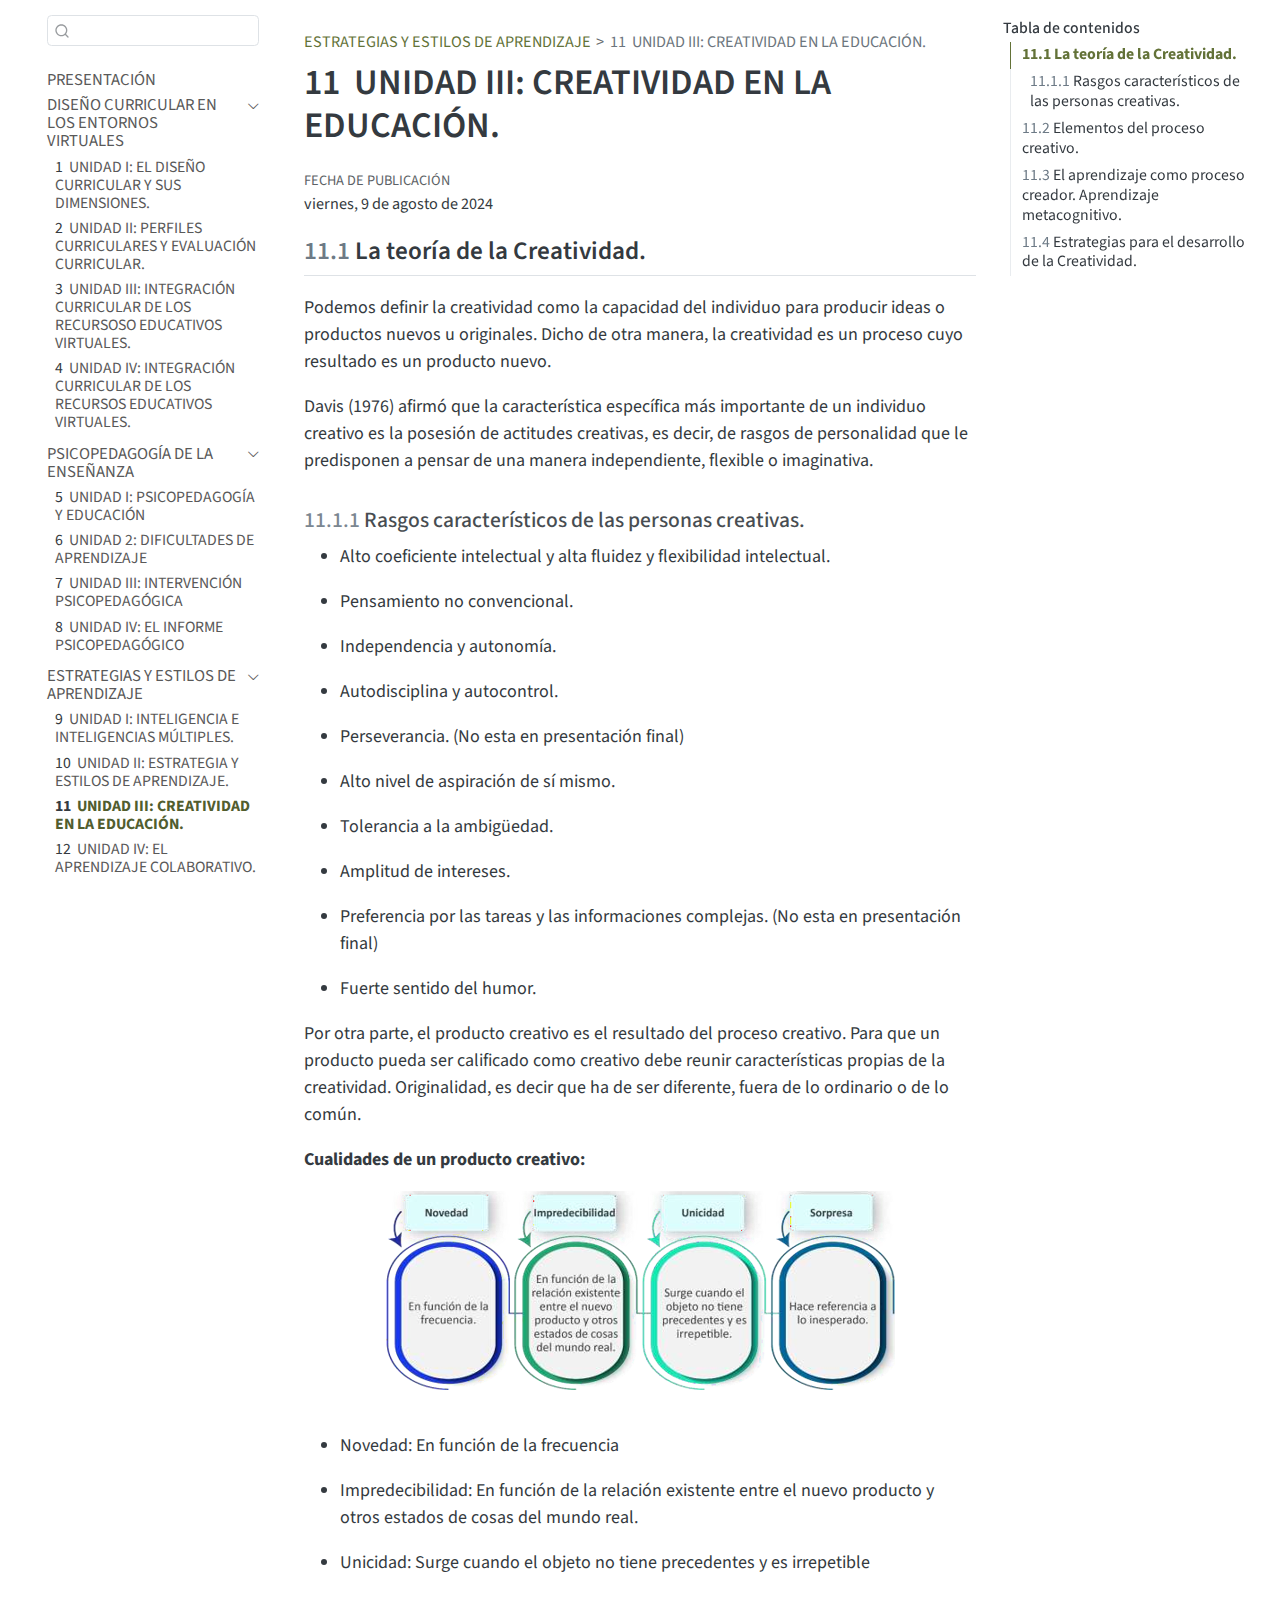
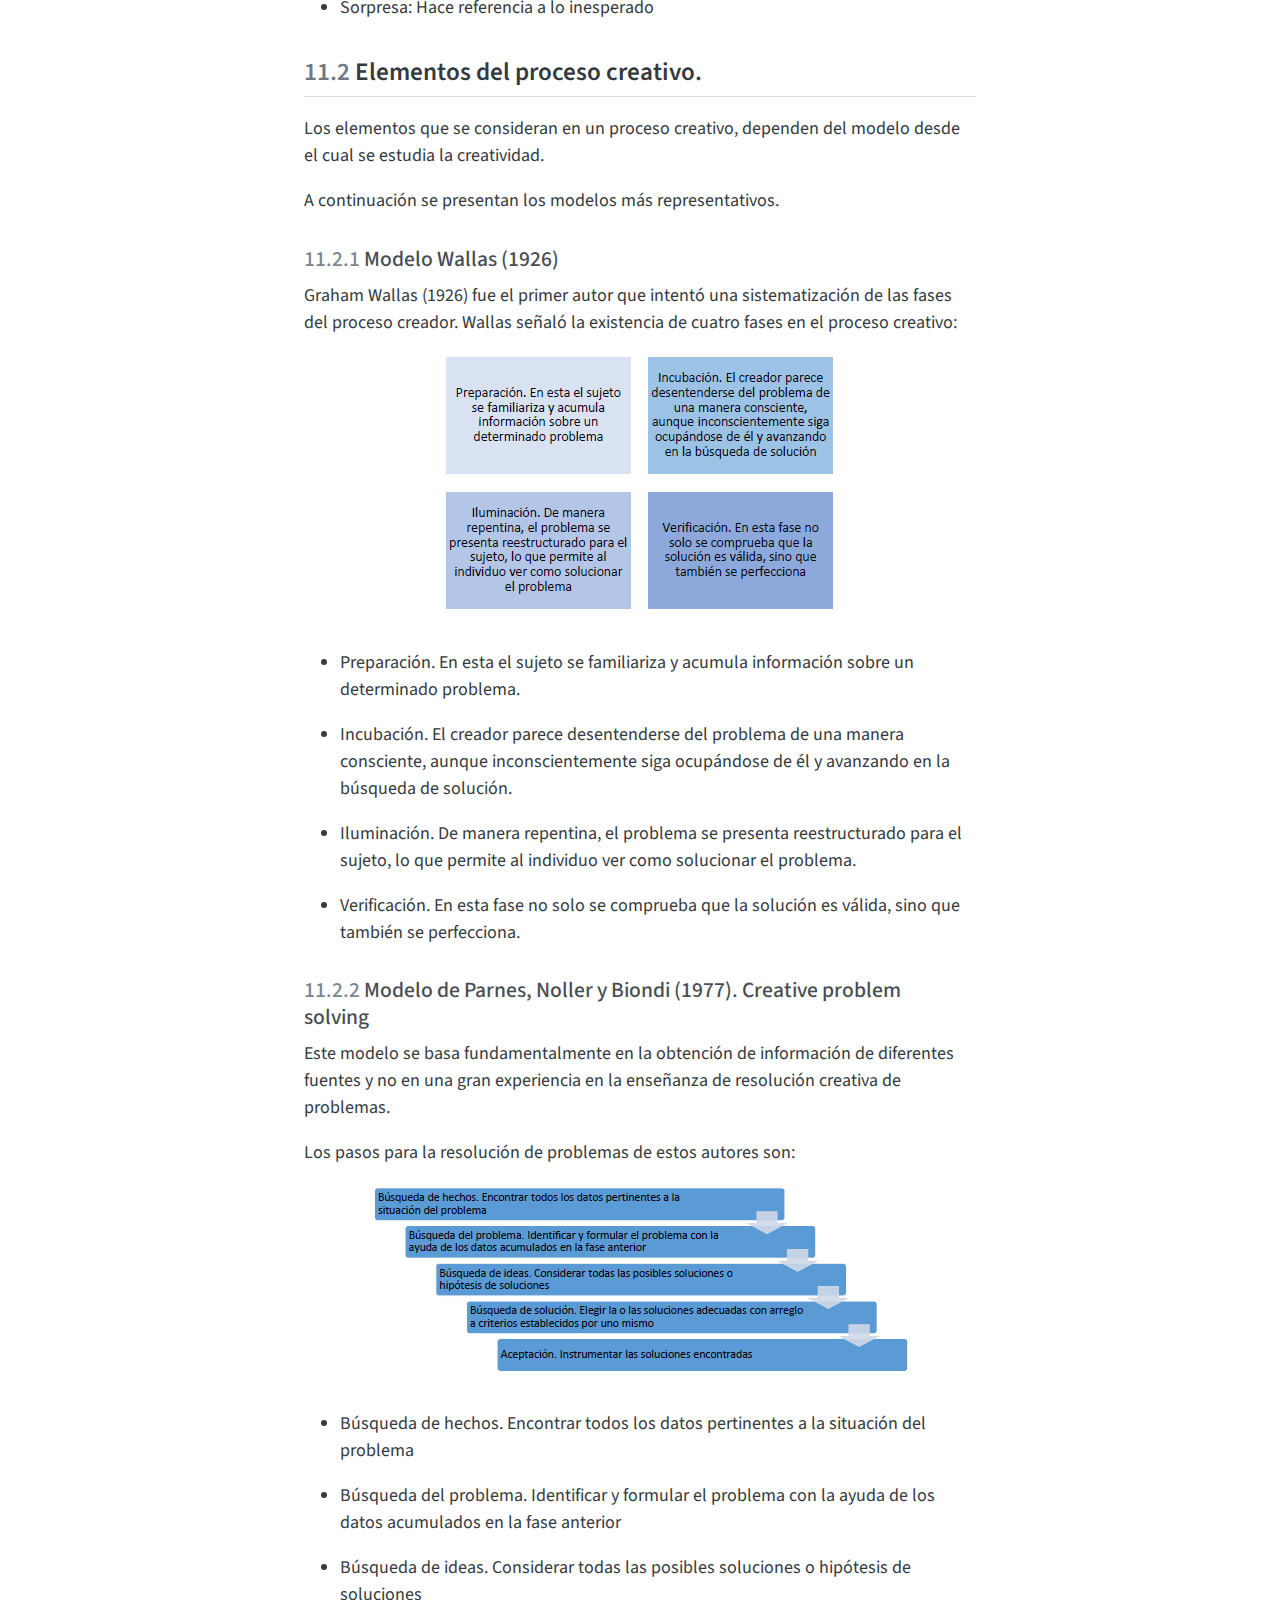
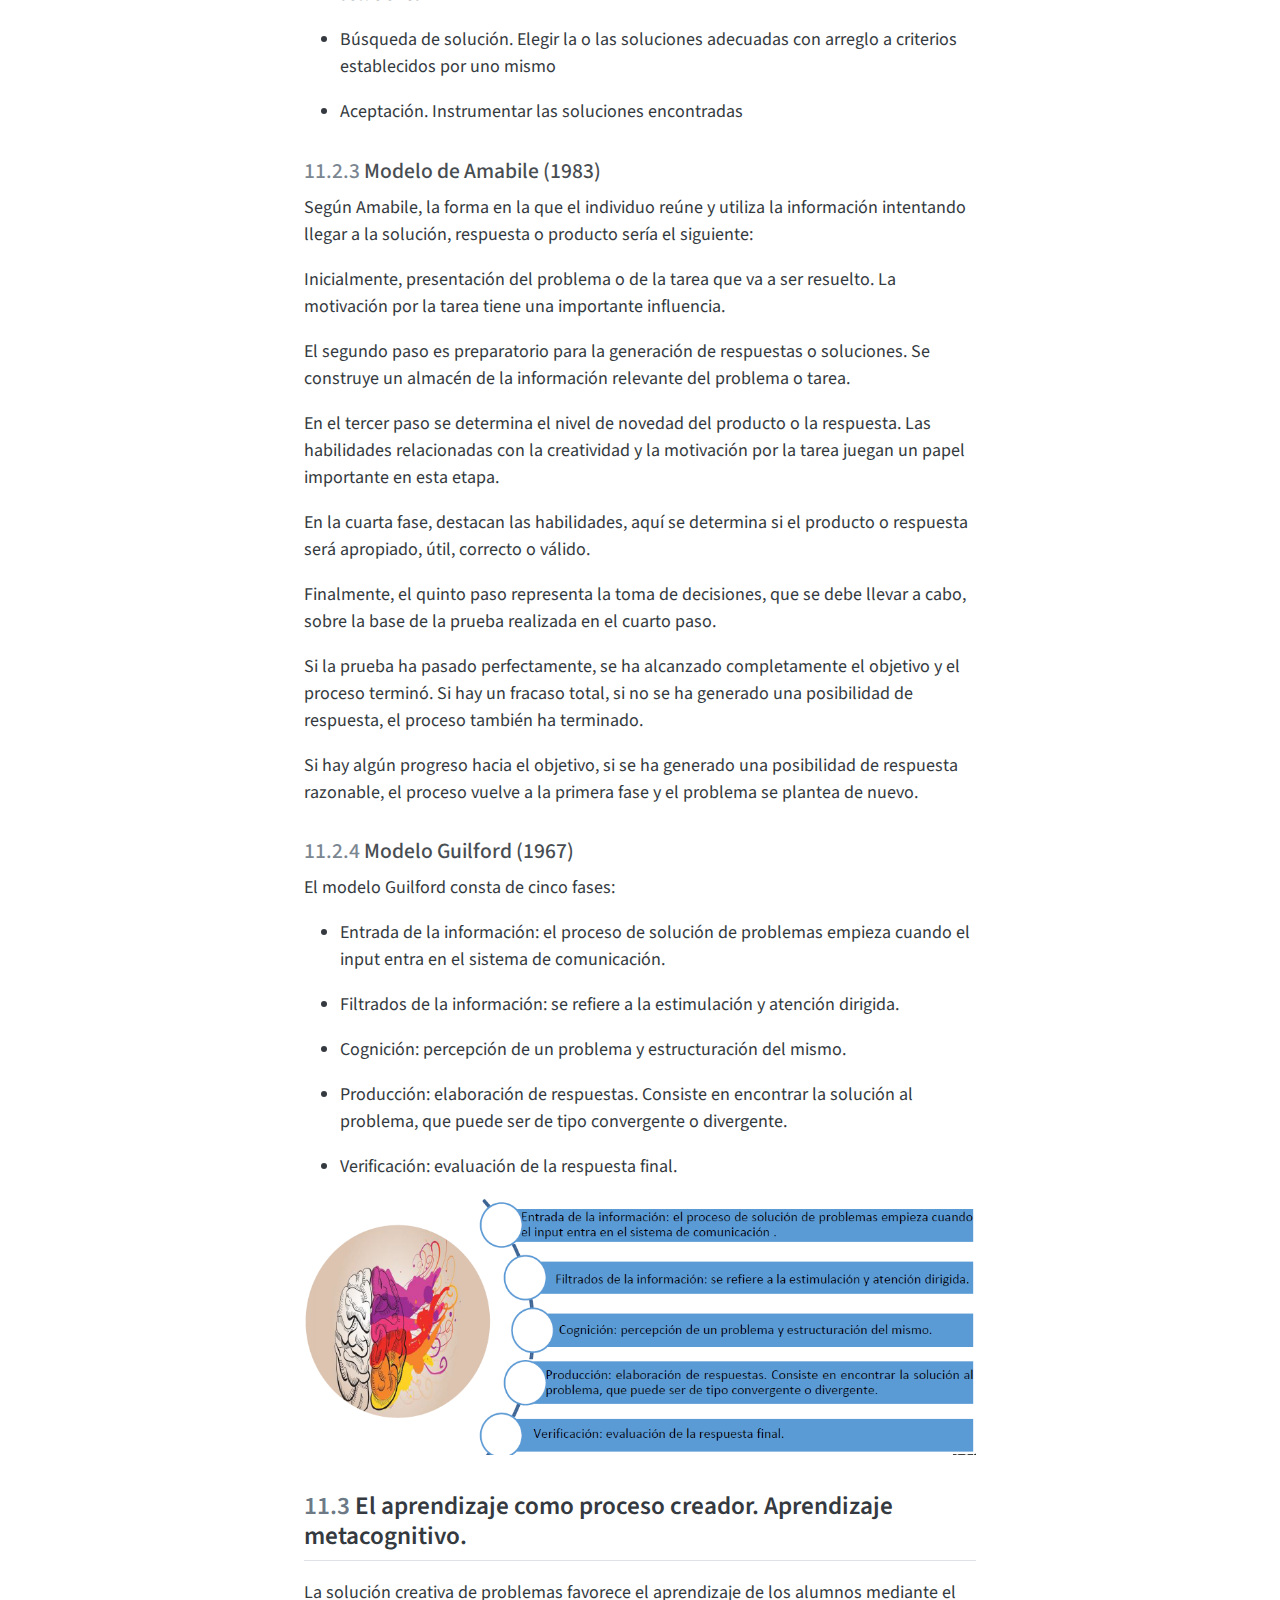
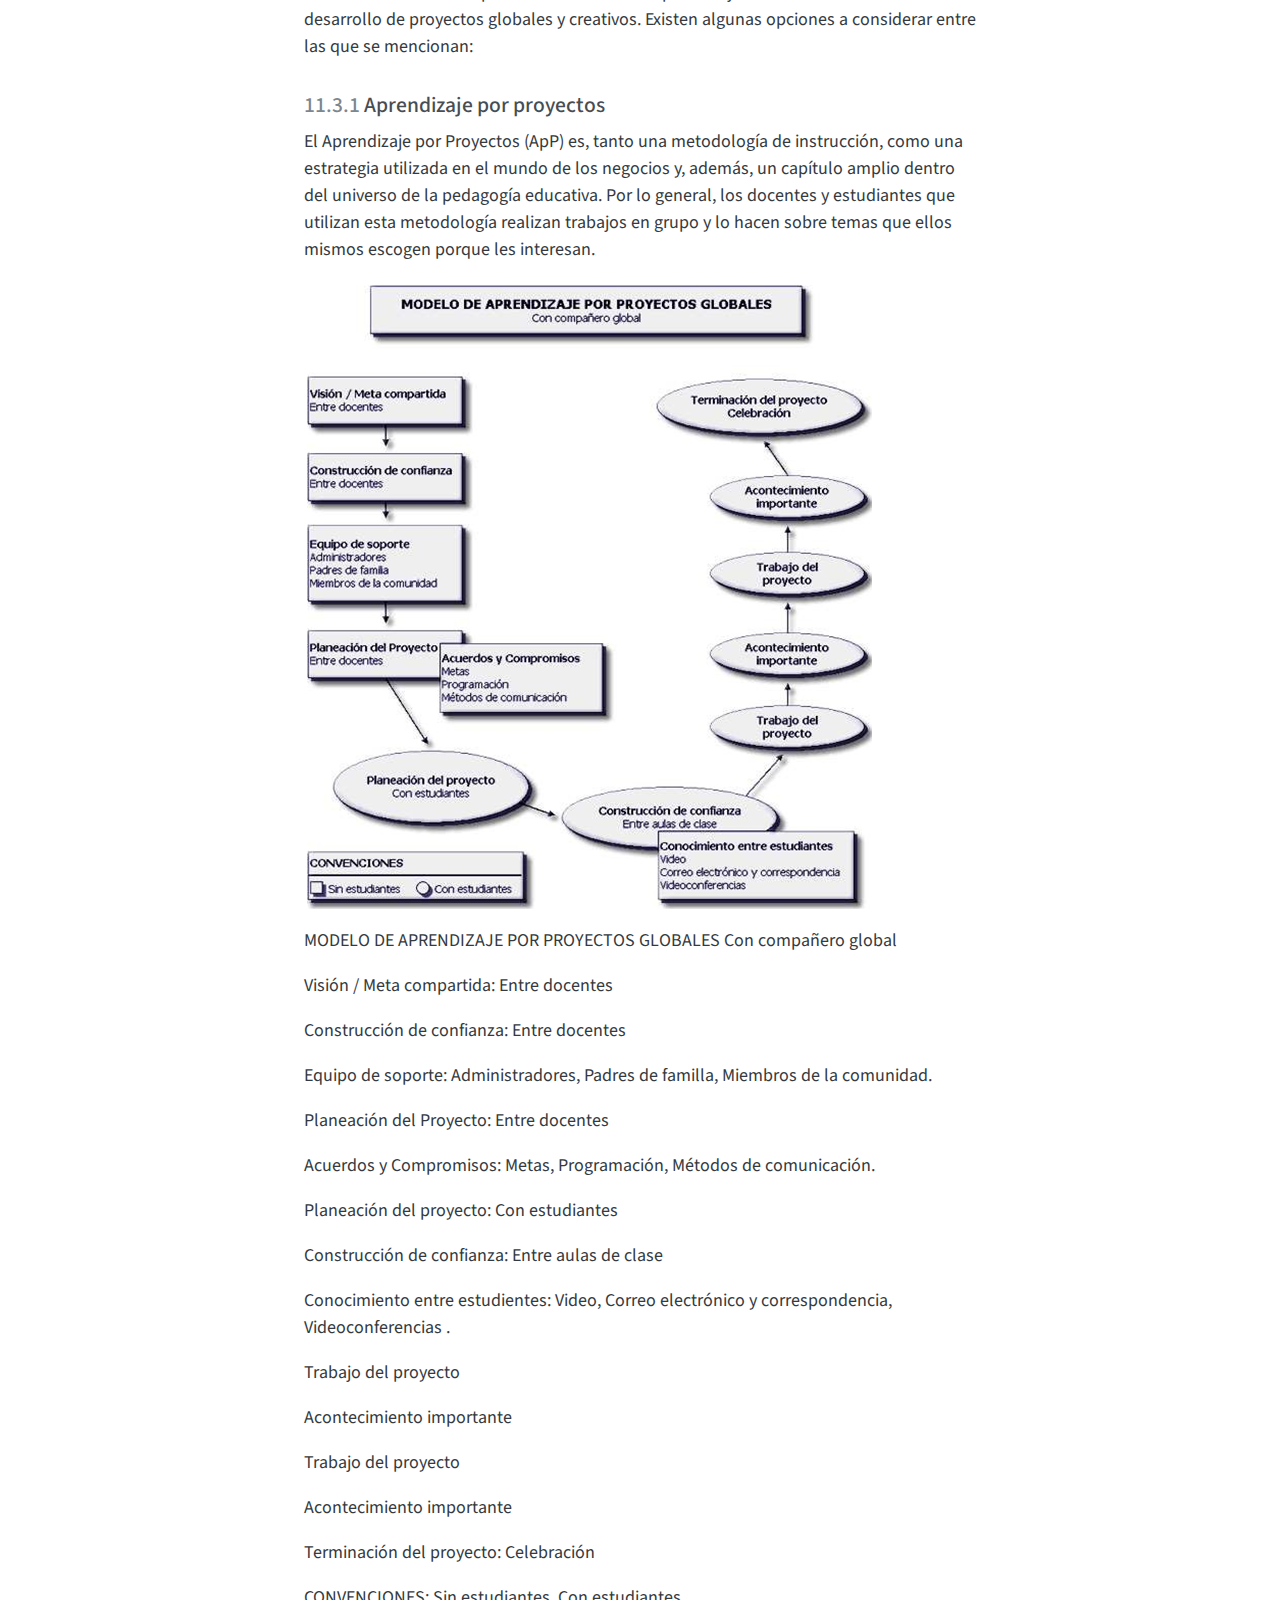
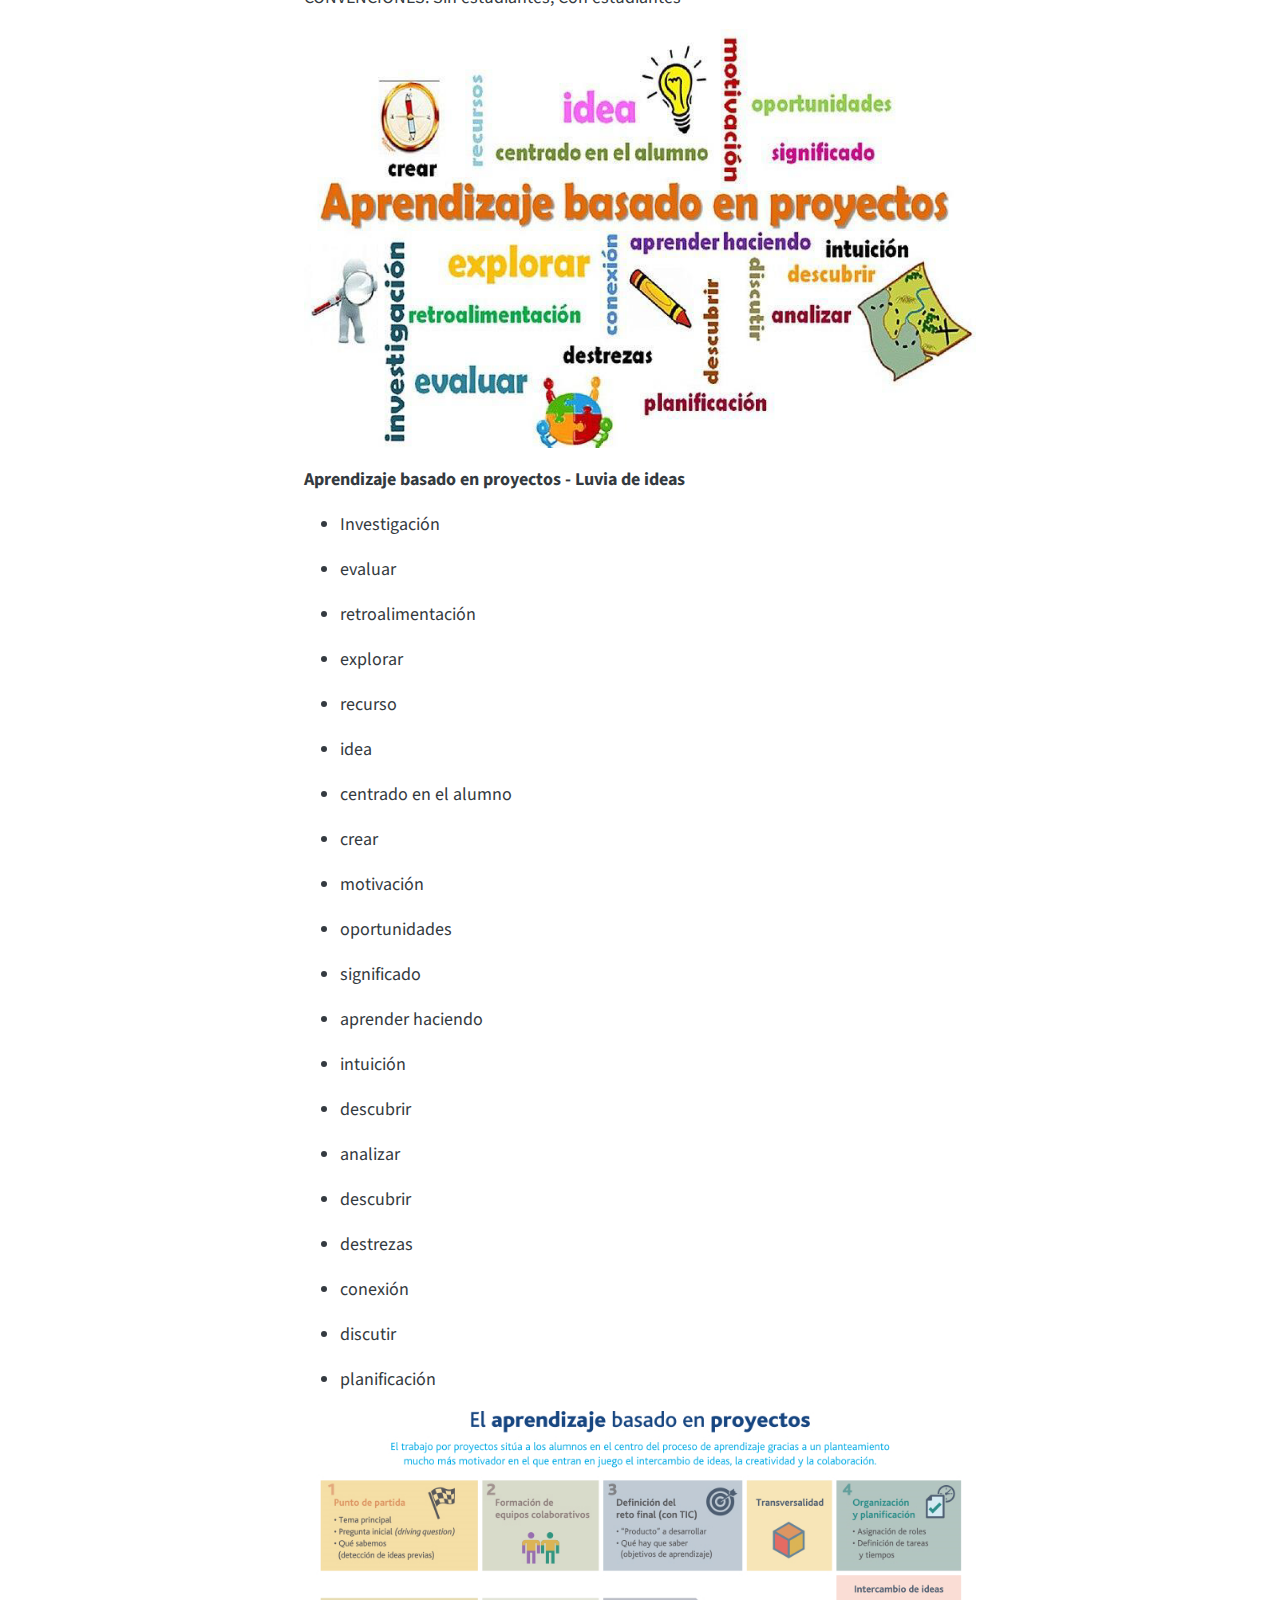
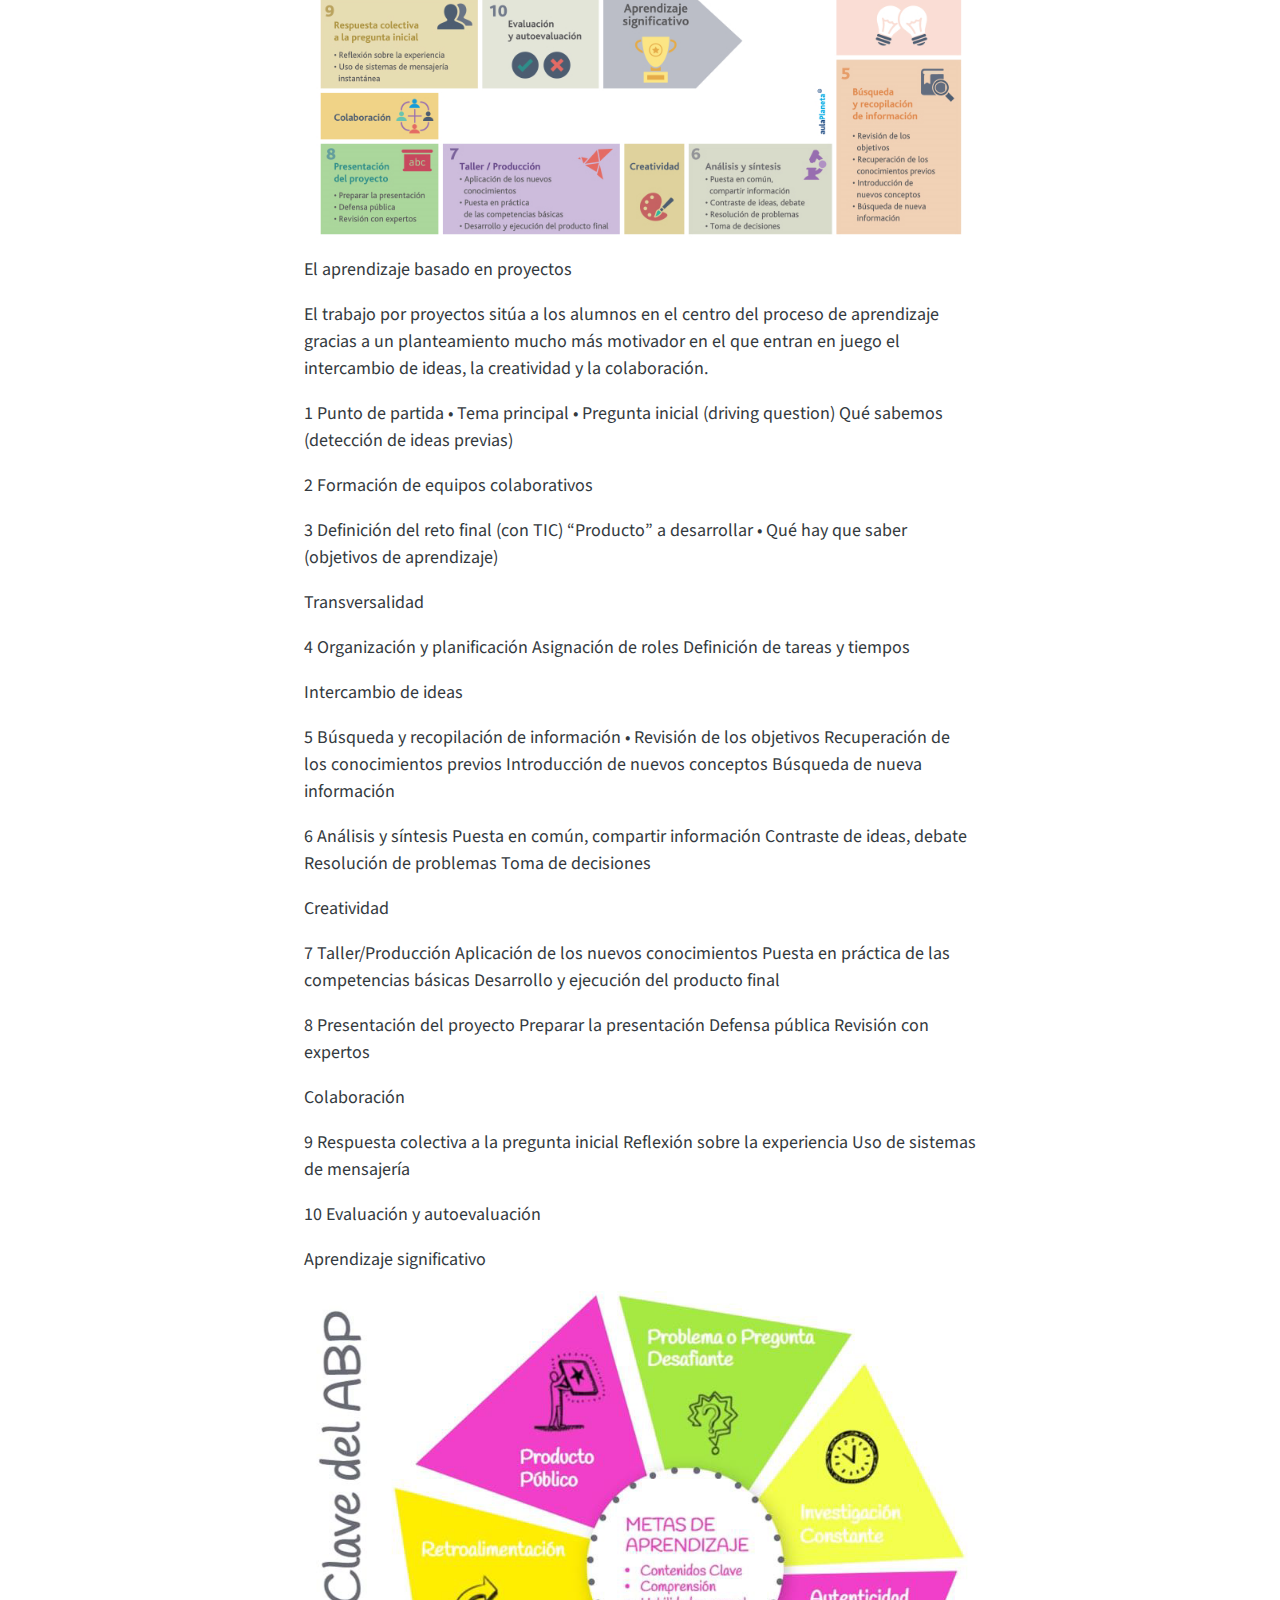
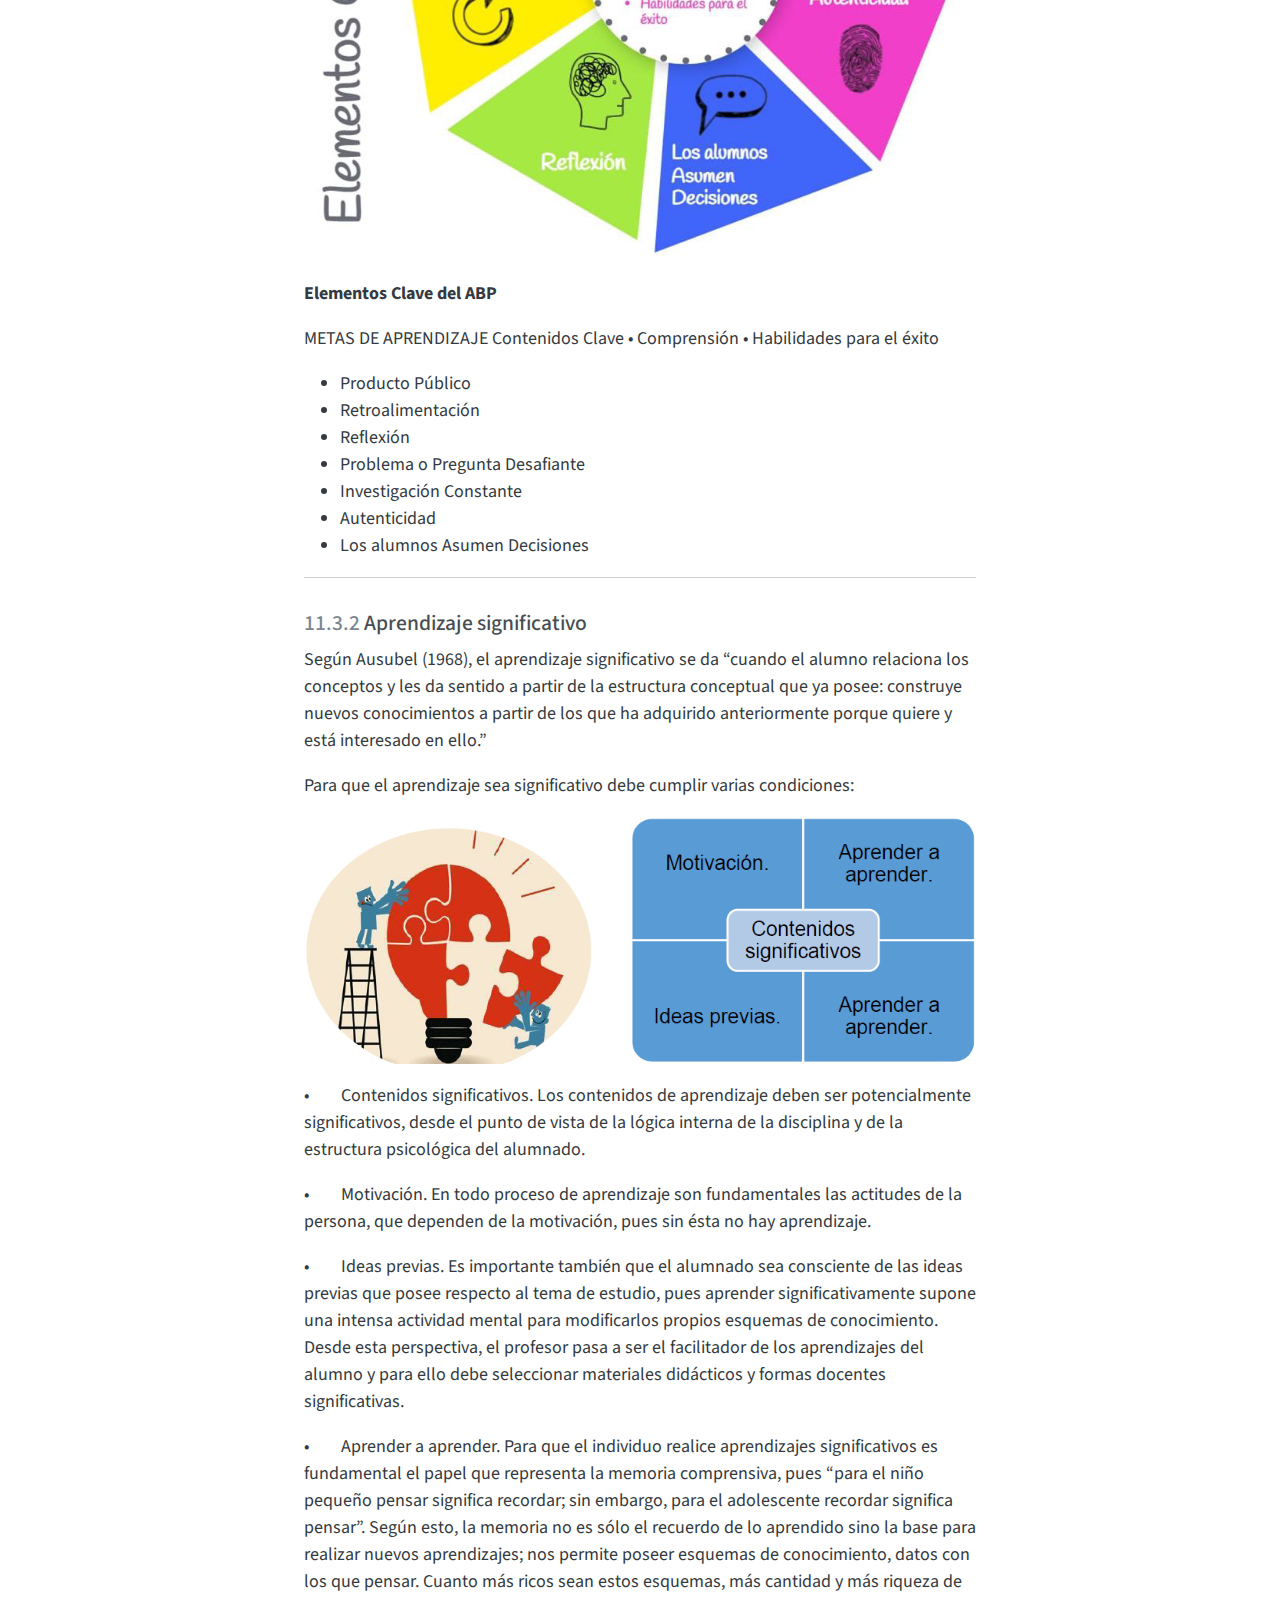
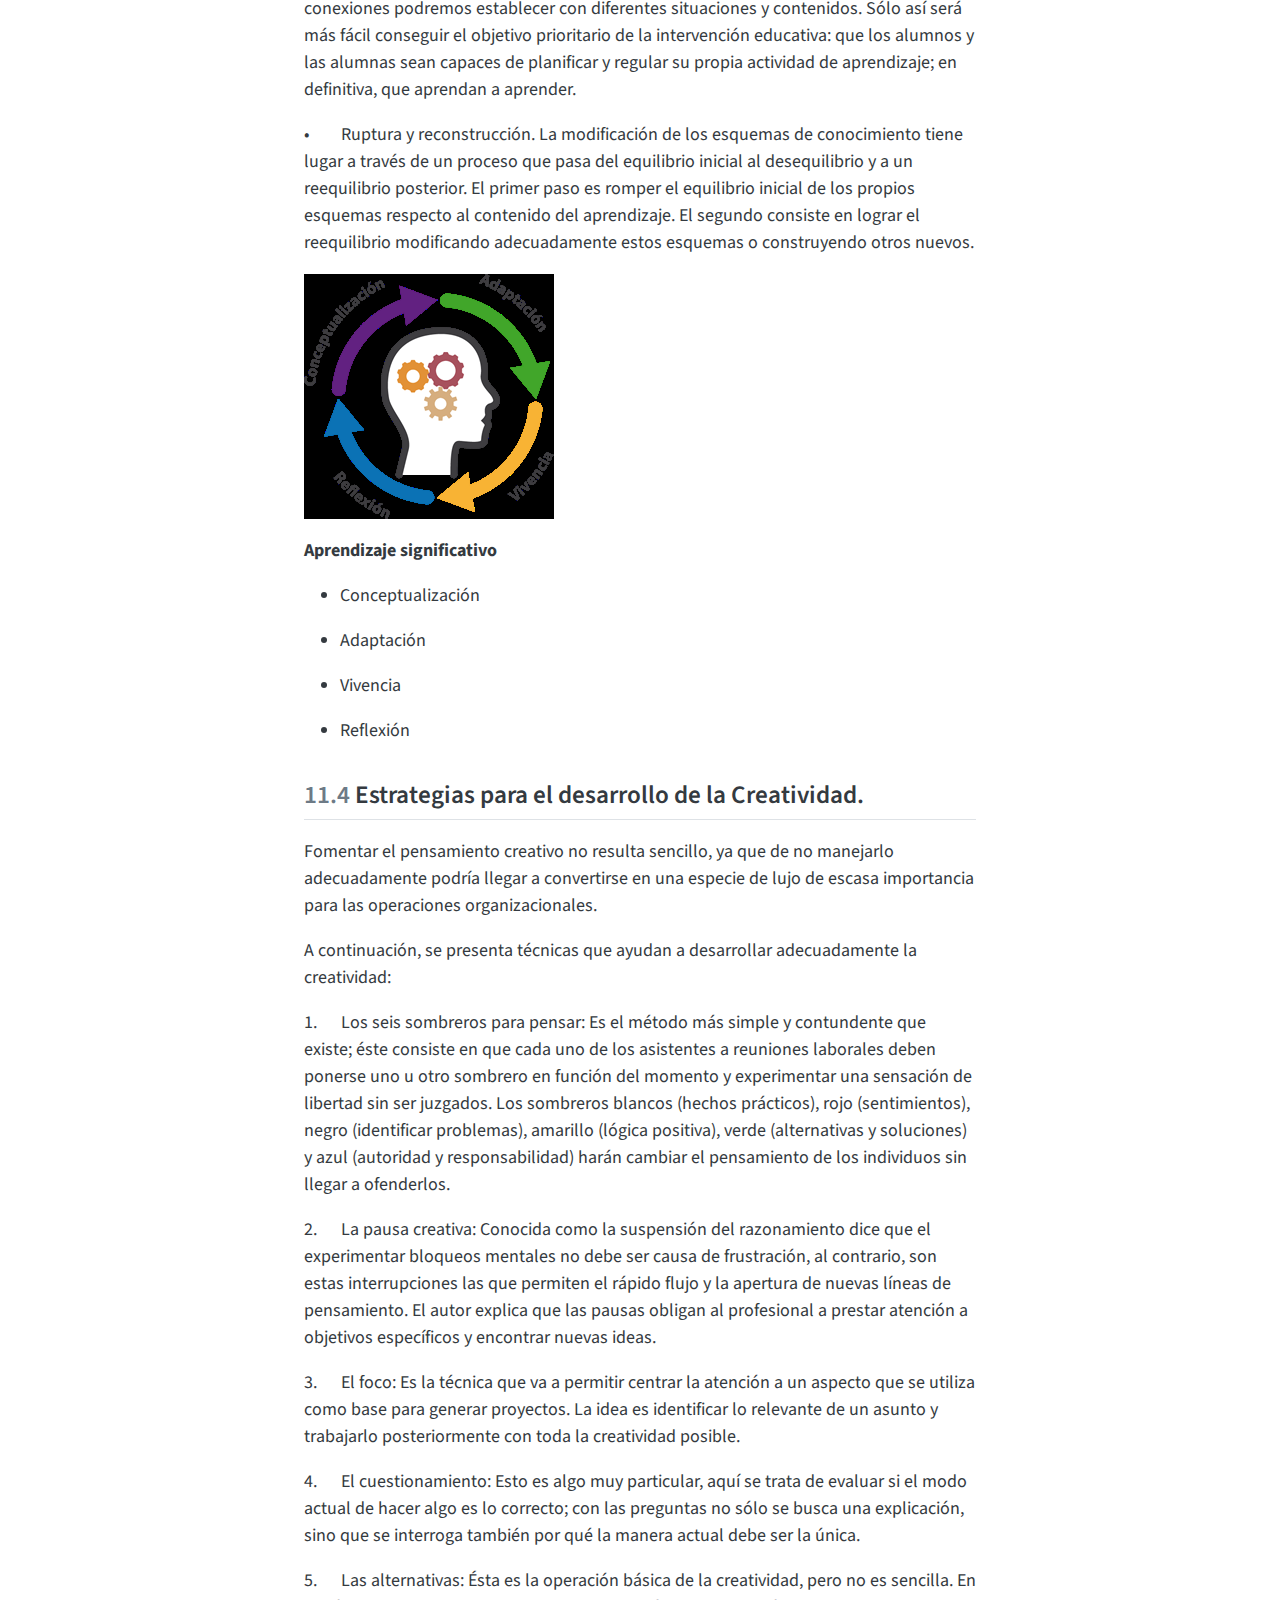
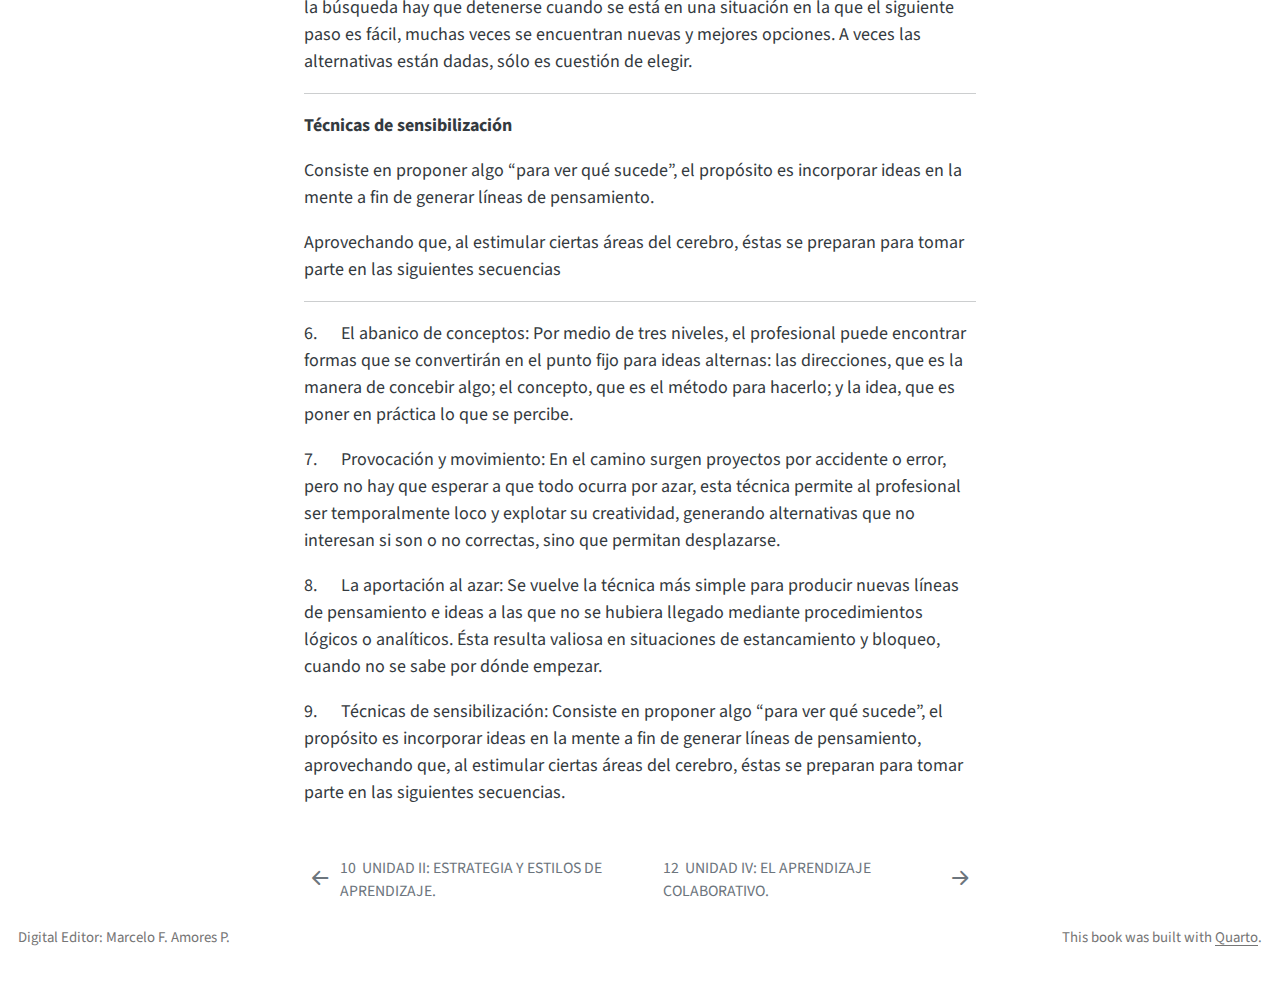
<file: b-03.html>
<!DOCTYPE html>
<html xmlns="http://www.w3.org/1999/xhtml" lang="es" xml:lang="es"><head>

<meta charset="utf-8">
<meta name="generator" content="quarto-1.5.53">

<meta name="viewport" content="width=device-width, initial-scale=1.0, user-scalable=yes">

<meta name="author" content="Marcelo Amores">

<title>11&nbsp; UNIDAD III: CREATIVIDAD EN LA EDUCACIÓN. – APUNTES DEL PROGRAMA DE MAESTRÍA EN EDUCACIÓN MENCIÓN EN PEDAGOGÍA</title>
<style>
code{white-space: pre-wrap;}
span.smallcaps{font-variant: small-caps;}
div.columns{display: flex; gap: min(4vw, 1.5em);}
div.column{flex: auto; overflow-x: auto;}
div.hanging-indent{margin-left: 1.5em; text-indent: -1.5em;}
ul.task-list{list-style: none;}
ul.task-list li input[type="checkbox"] {
  width: 0.8em;
  margin: 0 0.8em 0.2em -1em; /* quarto-specific, see https://github.com/quarto-dev/quarto-cli/issues/4556 */ 
  vertical-align: middle;
}
</style>


<script src="site_libs/quarto-nav/quarto-nav.js"></script>
<script src="site_libs/quarto-nav/headroom.min.js"></script>
<script src="site_libs/clipboard/clipboard.min.js"></script>
<script src="site_libs/quarto-search/autocomplete.umd.js"></script>
<script src="site_libs/quarto-search/fuse.min.js"></script>
<script src="site_libs/quarto-search/quarto-search.js"></script>
<meta name="quarto:offset" content="./">
<link href="./b-04.html" rel="next">
<link href="./b-02.html" rel="prev">
<link href="./images/cover1.jpg" rel="icon" type="image/jpeg">
<script src="site_libs/quarto-html/quarto.js"></script>
<script src="site_libs/quarto-html/popper.min.js"></script>
<script src="site_libs/quarto-html/tippy.umd.min.js"></script>
<script src="site_libs/quarto-html/anchor.min.js"></script>
<link href="site_libs/quarto-html/tippy.css" rel="stylesheet">
<link href="site_libs/quarto-html/quarto-syntax-highlighting.css" rel="stylesheet" id="quarto-text-highlighting-styles">
<script src="site_libs/bootstrap/bootstrap.min.js"></script>
<link href="site_libs/bootstrap/bootstrap-icons.css" rel="stylesheet">
<link href="site_libs/bootstrap/bootstrap.min.css" rel="stylesheet" id="quarto-bootstrap" data-mode="light">
<script id="quarto-search-options" type="application/json">{
  "location": "sidebar",
  "copy-button": false,
  "collapse-after": 3,
  "panel-placement": "start",
  "type": "textbox",
  "limit": 50,
  "keyboard-shortcut": [
    "f",
    "/",
    "s"
  ],
  "show-item-context": false,
  "language": {
    "search-no-results-text": "Sin resultados",
    "search-matching-documents-text": "documentos encontrados",
    "search-copy-link-title": "Copiar el enlace en la búsqueda",
    "search-hide-matches-text": "Ocultar resultados adicionales",
    "search-more-match-text": "resultado adicional en este documento",
    "search-more-matches-text": "resultados adicionales en este documento",
    "search-clear-button-title": "Borrar",
    "search-text-placeholder": "",
    "search-detached-cancel-button-title": "Cancelar",
    "search-submit-button-title": "Enviar",
    "search-label": "Buscar"
  }
}</script>
<script defer="" data-domain="r4ds.hadley.nz" src="https://plausible.io/js/plausible.js"></script>


</head>

<body class="nav-sidebar floating">

<div id="quarto-search-results"></div>
  <header id="quarto-header" class="headroom fixed-top">
  <nav class="quarto-secondary-nav">
    <div class="container-fluid d-flex">
      <button type="button" class="quarto-btn-toggle btn" data-bs-toggle="collapse" role="button" data-bs-target=".quarto-sidebar-collapse-item" aria-controls="quarto-sidebar" aria-expanded="false" aria-label="Alternar barra lateral" onclick="if (window.quartoToggleHeadroom) { window.quartoToggleHeadroom(); }">
        <i class="bi bi-layout-text-sidebar-reverse"></i>
      </button>
        <nav class="quarto-page-breadcrumbs" aria-label="breadcrumb"><ol class="breadcrumb"><li class="breadcrumb-item"><a href="./b-01.html">ESTRATEGIAS Y ESTILOS DE APRENDIZAJE</a></li><li class="breadcrumb-item"><a href="./b-03.html"><span class="chapter-number">11</span>&nbsp; <span class="chapter-title">UNIDAD III: CREATIVIDAD EN LA EDUCACIÓN.</span></a></li></ol></nav>
        <a class="flex-grow-1" role="navigation" data-bs-toggle="collapse" data-bs-target=".quarto-sidebar-collapse-item" aria-controls="quarto-sidebar" aria-expanded="false" aria-label="Alternar barra lateral" onclick="if (window.quartoToggleHeadroom) { window.quartoToggleHeadroom(); }">      
        </a>
      <button type="button" class="btn quarto-search-button" aria-label="Buscar" onclick="window.quartoOpenSearch();">
        <i class="bi bi-search"></i>
      </button>
    </div>
  </nav>
</header>
<!-- content -->
<div id="quarto-content" class="quarto-container page-columns page-rows-contents page-layout-article">
<!-- sidebar -->
  <nav id="quarto-sidebar" class="sidebar collapse collapse-horizontal quarto-sidebar-collapse-item sidebar-navigation floating overflow-auto">
    <div class="pt-lg-2 mt-2 text-left sidebar-header">
    <div class="sidebar-title mb-0 py-0">
      <a href="./">APUNTES DEL PROGRAMA DE MAESTRÍA EN EDUCACIÓN MENCIÓN EN PEDAGOGÍA</a> 
        <div class="sidebar-tools-main">
  <a href="" class="quarto-reader-toggle quarto-navigation-tool px-1" onclick="window.quartoToggleReader(); return false;" title="Alternar modo lector">
  <div class="quarto-reader-toggle-btn">
  <i class="bi"></i>
  </div>
</a>
</div>
    </div>
      </div>
        <div class="mt-2 flex-shrink-0 align-items-center">
        <div class="sidebar-search">
        <div id="quarto-search" class="" title="Buscar"></div>
        </div>
        </div>
    <div class="sidebar-menu-container"> 
    <ul class="list-unstyled mt-1">
        <li class="sidebar-item">
  <div class="sidebar-item-container"> 
  <a href="./index.html" class="sidebar-item-text sidebar-link">
 <span class="menu-text">PRESENTACIÓN</span></a>
  </div>
</li>
        <li class="sidebar-item sidebar-item-section">
      <div class="sidebar-item-container"> 
            <a class="sidebar-item-text sidebar-link text-start" data-bs-toggle="collapse" data-bs-target="#quarto-sidebar-section-1" role="navigation" aria-expanded="true">
 <span class="menu-text">DISEÑO CURRICULAR EN LOS ENTORNOS VIRTUALES</span></a>
          <a class="sidebar-item-toggle text-start" data-bs-toggle="collapse" data-bs-target="#quarto-sidebar-section-1" role="navigation" aria-expanded="true" aria-label="Alternar sección">
            <i class="bi bi-chevron-right ms-2"></i>
          </a> 
      </div>
      <ul id="quarto-sidebar-section-1" class="collapse list-unstyled sidebar-section depth1 show">  
          <li class="sidebar-item">
  <div class="sidebar-item-container"> 
  <a href="./c-01.html" class="sidebar-item-text sidebar-link">
 <span class="menu-text"><span class="chapter-number">1</span>&nbsp; <span class="chapter-title">UNIDAD I: EL DISEÑO CURRICULAR Y SUS DIMENSIONES.</span></span></a>
  </div>
</li>
          <li class="sidebar-item">
  <div class="sidebar-item-container"> 
  <a href="./c-02.html" class="sidebar-item-text sidebar-link">
 <span class="menu-text"><span class="chapter-number">2</span>&nbsp; <span class="chapter-title">UNIDAD II: PERFILES CURRICULARES Y EVALUACIÓN CURRICULAR.</span></span></a>
  </div>
</li>
          <li class="sidebar-item">
  <div class="sidebar-item-container"> 
  <a href="./c-03.html" class="sidebar-item-text sidebar-link">
 <span class="menu-text"><span class="chapter-number">3</span>&nbsp; <span class="chapter-title">UNIDAD III: INTEGRACIÓN CURRICULAR DE LOS RECURSOSO EDUCATIVOS VIRTUALES.</span></span></a>
  </div>
</li>
          <li class="sidebar-item">
  <div class="sidebar-item-container"> 
  <a href="./c-04.html" class="sidebar-item-text sidebar-link">
 <span class="menu-text"><span class="chapter-number">4</span>&nbsp; <span class="chapter-title">UNIDAD IV: INTEGRACIÓN CURRICULAR DE LOS RECURSOS EDUCATIVOS VIRTUALES.</span></span></a>
  </div>
</li>
      </ul>
  </li>
        <li class="sidebar-item sidebar-item-section">
      <div class="sidebar-item-container"> 
            <a class="sidebar-item-text sidebar-link text-start" data-bs-toggle="collapse" data-bs-target="#quarto-sidebar-section-2" role="navigation" aria-expanded="true">
 <span class="menu-text">PSICOPEDAGOGÍA DE LA ENSEÑANZA</span></a>
          <a class="sidebar-item-toggle text-start" data-bs-toggle="collapse" data-bs-target="#quarto-sidebar-section-2" role="navigation" aria-expanded="true" aria-label="Alternar sección">
            <i class="bi bi-chevron-right ms-2"></i>
          </a> 
      </div>
      <ul id="quarto-sidebar-section-2" class="collapse list-unstyled sidebar-section depth1 show">  
          <li class="sidebar-item">
  <div class="sidebar-item-container"> 
  <a href="./a-01.html" class="sidebar-item-text sidebar-link">
 <span class="menu-text"><span class="chapter-number">5</span>&nbsp; <span class="chapter-title">UNIDAD I: PSICOPEDAGOGÍA Y EDUCACIÓN</span></span></a>
  </div>
</li>
          <li class="sidebar-item">
  <div class="sidebar-item-container"> 
  <a href="./a-02.html" class="sidebar-item-text sidebar-link">
 <span class="menu-text"><span class="chapter-number">6</span>&nbsp; <span class="chapter-title">UNIDAD 2: DIFICULTADES DE APRENDIZAJE</span></span></a>
  </div>
</li>
          <li class="sidebar-item">
  <div class="sidebar-item-container"> 
  <a href="./a-03.html" class="sidebar-item-text sidebar-link">
 <span class="menu-text"><span class="chapter-number">7</span>&nbsp; <span class="chapter-title">UNIDAD III: INTERVENCIÓN PSICOPEDAGÓGICA</span></span></a>
  </div>
</li>
          <li class="sidebar-item">
  <div class="sidebar-item-container"> 
  <a href="./a-04.html" class="sidebar-item-text sidebar-link">
 <span class="menu-text"><span class="chapter-number">8</span>&nbsp; <span class="chapter-title">UNIDAD IV: EL INFORME PSICOPEDAGÓGICO</span></span></a>
  </div>
</li>
      </ul>
  </li>
        <li class="sidebar-item sidebar-item-section">
      <div class="sidebar-item-container"> 
            <a class="sidebar-item-text sidebar-link text-start" data-bs-toggle="collapse" data-bs-target="#quarto-sidebar-section-3" role="navigation" aria-expanded="true">
 <span class="menu-text">ESTRATEGIAS Y ESTILOS DE APRENDIZAJE</span></a>
          <a class="sidebar-item-toggle text-start" data-bs-toggle="collapse" data-bs-target="#quarto-sidebar-section-3" role="navigation" aria-expanded="true" aria-label="Alternar sección">
            <i class="bi bi-chevron-right ms-2"></i>
          </a> 
      </div>
      <ul id="quarto-sidebar-section-3" class="collapse list-unstyled sidebar-section depth1 show">  
          <li class="sidebar-item">
  <div class="sidebar-item-container"> 
  <a href="./b-01.html" class="sidebar-item-text sidebar-link">
 <span class="menu-text"><span class="chapter-number">9</span>&nbsp; <span class="chapter-title">UNIDAD I: INTELIGENCIA E INTELIGENCIAS MÚLTIPLES.</span></span></a>
  </div>
</li>
          <li class="sidebar-item">
  <div class="sidebar-item-container"> 
  <a href="./b-02.html" class="sidebar-item-text sidebar-link">
 <span class="menu-text"><span class="chapter-number">10</span>&nbsp; <span class="chapter-title">UNIDAD II: ESTRATEGIA Y ESTILOS DE APRENDIZAJE.</span></span></a>
  </div>
</li>
          <li class="sidebar-item">
  <div class="sidebar-item-container"> 
  <a href="./b-03.html" class="sidebar-item-text sidebar-link active">
 <span class="menu-text"><span class="chapter-number">11</span>&nbsp; <span class="chapter-title">UNIDAD III: CREATIVIDAD EN LA EDUCACIÓN.</span></span></a>
  </div>
</li>
          <li class="sidebar-item">
  <div class="sidebar-item-container"> 
  <a href="./b-04.html" class="sidebar-item-text sidebar-link">
 <span class="menu-text"><span class="chapter-number">12</span>&nbsp; <span class="chapter-title">UNIDAD IV: EL APRENDIZAJE COLABORATIVO.</span></span></a>
  </div>
</li>
      </ul>
  </li>
    </ul>
    </div>
</nav>
<div id="quarto-sidebar-glass" class="quarto-sidebar-collapse-item" data-bs-toggle="collapse" data-bs-target=".quarto-sidebar-collapse-item"></div>
<!-- margin-sidebar -->
    <div id="quarto-margin-sidebar" class="sidebar margin-sidebar">
        <nav id="TOC" role="doc-toc" class="toc-active">
    <h2 id="toc-title">Tabla de contenidos</h2>
   
  <ul>
  <li><a href="#la-teoría-de-la-creatividad." id="toc-la-teoría-de-la-creatividad." class="nav-link active" data-scroll-target="#la-teoría-de-la-creatividad."><span class="header-section-number">11.1</span> La teoría de la Creatividad.</a>
  <ul class="collapse">
  <li><a href="#rasgos-característicos-de-las-personas-creativas." id="toc-rasgos-característicos-de-las-personas-creativas." class="nav-link" data-scroll-target="#rasgos-característicos-de-las-personas-creativas."><span class="header-section-number">11.1.1</span> Rasgos característicos de las personas creativas.</a></li>
  </ul></li>
  <li><a href="#elementos-del-proceso-creativo." id="toc-elementos-del-proceso-creativo." class="nav-link" data-scroll-target="#elementos-del-proceso-creativo."><span class="header-section-number">11.2</span> Elementos del proceso creativo.</a>
  <ul class="collapse">
  <li><a href="#modelo-wallas-1926" id="toc-modelo-wallas-1926" class="nav-link" data-scroll-target="#modelo-wallas-1926"><span class="header-section-number">11.2.1</span> Modelo Wallas (1926)</a></li>
  <li><a href="#modelo-de-parnes-noller-y-biondi-1977.-creative-problem-solving" id="toc-modelo-de-parnes-noller-y-biondi-1977.-creative-problem-solving" class="nav-link" data-scroll-target="#modelo-de-parnes-noller-y-biondi-1977.-creative-problem-solving"><span class="header-section-number">11.2.2</span> Modelo de Parnes, Noller y Biondi (1977). Creative problem solving</a></li>
  <li><a href="#modelo-de-amabile-1983" id="toc-modelo-de-amabile-1983" class="nav-link" data-scroll-target="#modelo-de-amabile-1983"><span class="header-section-number">11.2.3</span> Modelo de Amabile (1983)</a></li>
  <li><a href="#modelo-guilford-1967" id="toc-modelo-guilford-1967" class="nav-link" data-scroll-target="#modelo-guilford-1967"><span class="header-section-number">11.2.4</span> Modelo Guilford (1967)</a></li>
  </ul></li>
  <li><a href="#el-aprendizaje-como-proceso-creador.-aprendizaje-metacognitivo." id="toc-el-aprendizaje-como-proceso-creador.-aprendizaje-metacognitivo." class="nav-link" data-scroll-target="#el-aprendizaje-como-proceso-creador.-aprendizaje-metacognitivo."><span class="header-section-number">11.3</span> El aprendizaje como proceso creador. Aprendizaje metacognitivo.</a>
  <ul class="collapse">
  <li><a href="#aprendizaje-por-proyectos" id="toc-aprendizaje-por-proyectos" class="nav-link" data-scroll-target="#aprendizaje-por-proyectos"><span class="header-section-number">11.3.1</span> Aprendizaje por proyectos</a></li>
  <li><a href="#aprendizaje-significativo" id="toc-aprendizaje-significativo" class="nav-link" data-scroll-target="#aprendizaje-significativo"><span class="header-section-number">11.3.2</span> Aprendizaje significativo</a></li>
  </ul></li>
  <li><a href="#estrategias-para-el-desarrollo-de-la-creatividad." id="toc-estrategias-para-el-desarrollo-de-la-creatividad." class="nav-link" data-scroll-target="#estrategias-para-el-desarrollo-de-la-creatividad."><span class="header-section-number">11.4</span> Estrategias para el desarrollo de la Creatividad.</a></li>
  </ul>
</nav>
    </div>
<!-- main -->
<main class="content" id="quarto-document-content">

<header id="title-block-header" class="quarto-title-block default"><nav class="quarto-page-breadcrumbs quarto-title-breadcrumbs d-none d-lg-block" aria-label="breadcrumb"><ol class="breadcrumb"><li class="breadcrumb-item"><a href="./b-01.html">ESTRATEGIAS Y ESTILOS DE APRENDIZAJE</a></li><li class="breadcrumb-item"><a href="./b-03.html"><span class="chapter-number">11</span>&nbsp; <span class="chapter-title">UNIDAD III: CREATIVIDAD EN LA EDUCACIÓN.</span></a></li></ol></nav>
<div class="quarto-title">
<h1 class="title"><span class="chapter-number">11</span>&nbsp; <span class="chapter-title">UNIDAD III: CREATIVIDAD EN LA EDUCACIÓN.</span></h1>
</div>



<div class="quarto-title-meta">

    
    <div>
    <div class="quarto-title-meta-heading">Fecha de publicación</div>
    <div class="quarto-title-meta-contents">
      <p class="date">viernes, 9 de agosto de 2024</p>
    </div>
  </div>
  
    
  </div>
  


</header>


<section id="la-teoría-de-la-creatividad." class="level2" data-number="11.1">
<h2 data-number="11.1" class="anchored" data-anchor-id="la-teoría-de-la-creatividad."><span class="header-section-number">11.1</span> La teoría de la Creatividad.</h2>
<p>Podemos definir la creatividad como la capacidad del individuo para producir ideas o productos nuevos u originales. Dicho de otra manera, la creatividad es un proceso cuyo resultado es un producto nuevo.</p>
<p>Davis (1976) afirmó que la característica específica más importante de un individuo creativo es la posesión de actitudes creativas, es decir, de rasgos de personalidad que le predisponen a pensar de una manera independiente, flexible o imaginativa.</p>
<section id="rasgos-característicos-de-las-personas-creativas." class="level3" data-number="11.1.1">
<h3 data-number="11.1.1" class="anchored" data-anchor-id="rasgos-característicos-de-las-personas-creativas."><span class="header-section-number">11.1.1</span> Rasgos característicos de las personas creativas.</h3>
<ul>
<li><p>Alto coeficiente intelectual y alta fluidez y flexibilidad intelectual.</p></li>
<li><p>Pensamiento no convencional.</p></li>
<li><p>Independencia y autonomía.</p></li>
<li><p>Autodisciplina y autocontrol.</p></li>
<li><p>Perseverancia. (No esta en presentación final)</p></li>
<li><p>Alto nivel de aspiración de sí mismo.</p></li>
<li><p>Tolerancia a la ambigüedad.</p></li>
<li><p>Amplitud de intereses.</p></li>
<li><p>Preferencia por las tareas y las informaciones complejas. (No esta en presentación final)</p></li>
<li><p>Fuerte sentido del humor.</p></li>
</ul>
<p>Por otra parte, el producto creativo es el resultado del proceso creativo. Para que un producto pueda ser calificado como creativo debe reunir características propias de la creatividad. Originalidad, es decir que ha de ser diferente, fuera de lo ordinario o de lo común.</p>
<p><strong>Cualidades de un producto creativo:</strong></p>
<div class="quarto-figure quarto-figure-center">
<figure class="figure">
<p><img src="images/clipboard-137041309.png" class="img-fluid quarto-figure quarto-figure-center figure-img"></p>
</figure>
</div>
<ul>
<li><p>Novedad: En función de la frecuencia</p></li>
<li><p>Impredecibilidad: En función de la relación existente entre el nuevo producto y otros estados de cosas del mundo real.</p></li>
<li><p>Unicidad: Surge cuando el objeto no tiene precedentes y es irrepetible</p></li>
<li><p>Sorpresa: Hace referencia a lo inesperado</p></li>
</ul>
</section>
</section>
<section id="elementos-del-proceso-creativo." class="level2" data-number="11.2">
<h2 data-number="11.2" class="anchored" data-anchor-id="elementos-del-proceso-creativo."><span class="header-section-number">11.2</span> Elementos del proceso creativo.</h2>
<p>Los elementos que se consideran en un proceso creativo, dependen del modelo desde el cual se estudia la creatividad.</p>
<p>A continuación se presentan los modelos más representativos.</p>
<section id="modelo-wallas-1926" class="level3" data-number="11.2.1">
<h3 data-number="11.2.1" class="anchored" data-anchor-id="modelo-wallas-1926"><span class="header-section-number">11.2.1</span> Modelo Wallas (1926)</h3>
<p>Graham Wallas (1926) fue el primer autor que intentó una sistematización de las fases del proceso creador. Wallas señaló la existencia de cuatro fases en el proceso creativo:</p>
<div class="quarto-figure quarto-figure-center">
<figure class="figure">
<p><img src="images/clipboard-3446047633.png" class="img-fluid quarto-figure quarto-figure-center figure-img"></p>
</figure>
</div>
<ul>
<li><p>Preparación. En esta el sujeto se familiariza y acumula información sobre un determinado problema.</p></li>
<li><p>Incubación. El creador parece desentenderse del problema de una manera consciente, aunque inconscientemente siga ocupándose de él y avanzando en la búsqueda de solución.</p></li>
<li><p>Iluminación. De manera repentina, el problema se presenta reestructurado para el sujeto, lo que permite al individuo ver como solucionar el problema.</p></li>
<li><p>Verificación. En esta fase no solo se comprueba que la solución es válida, sino que también se perfecciona.</p></li>
</ul>
</section>
<section id="modelo-de-parnes-noller-y-biondi-1977.-creative-problem-solving" class="level3" data-number="11.2.2">
<h3 data-number="11.2.2" class="anchored" data-anchor-id="modelo-de-parnes-noller-y-biondi-1977.-creative-problem-solving"><span class="header-section-number">11.2.2</span> Modelo de Parnes, Noller y Biondi (1977). Creative problem solving</h3>
<p>Este modelo se basa fundamentalmente en la obtención de información de diferentes fuentes y no en una gran experiencia en la enseñanza de resolución creativa de problemas.</p>
<p>Los pasos para la resolución de problemas de estos autores son:</p>
<div class="quarto-figure quarto-figure-center">
<figure class="figure">
<p><img src="images/clipboard-4046077255.png" class="img-fluid quarto-figure quarto-figure-center figure-img"></p>
</figure>
</div>
<ul>
<li><p>Búsqueda de hechos. Encontrar todos los datos pertinentes a la situación del problema</p></li>
<li><p>Búsqueda del problema. Identificar y formular el problema con la ayuda de los datos acumulados en la fase anterior</p></li>
<li><p>Búsqueda de ideas. Considerar todas las posibles soluciones o hipótesis de soluciones</p></li>
<li><p>Búsqueda de solución. Elegir la o las soluciones adecuadas con arreglo a criterios establecidos por uno mismo</p></li>
<li><p>Aceptación. Instrumentar las soluciones encontradas</p></li>
</ul>
</section>
<section id="modelo-de-amabile-1983" class="level3" data-number="11.2.3">
<h3 data-number="11.2.3" class="anchored" data-anchor-id="modelo-de-amabile-1983"><span class="header-section-number">11.2.3</span> Modelo de Amabile (1983)</h3>
<p>Según Amabile, la forma en la que el individuo reúne y utiliza la información intentando llegar a la solución, respuesta o producto sería el siguiente:</p>
<p>Inicialmente, presentación del problema o de la tarea que va a ser resuelto. La motivación por la tarea tiene una importante influencia.</p>
<p>El segundo paso es preparatorio para la generación de respuestas o soluciones. Se construye un almacén de la información relevante del problema o tarea.</p>
<p>En el tercer paso se determina el nivel de novedad del producto o la respuesta. Las habilidades relacionadas con la creatividad y la motivación por la tarea juegan un papel importante en esta etapa.</p>
<p>En la cuarta fase, destacan las habilidades, aquí se determina si el producto o respuesta será apropiado, útil, correcto o válido.</p>
<p>Finalmente, el quinto paso representa la toma de decisiones, que se debe llevar a cabo, sobre la base de la prueba realizada en el cuarto paso.</p>
<p>Si la prueba ha pasado perfectamente, se ha alcanzado completamente el objetivo y el proceso terminó. Si hay un fracaso total, si no se ha generado una posibilidad de respuesta, el proceso también ha terminado.</p>
<p>Si hay algún progreso hacia el objetivo, si se ha generado una posibilidad de respuesta razonable, el proceso vuelve a la primera fase y el problema se plantea de nuevo.</p>
</section>
<section id="modelo-guilford-1967" class="level3" data-number="11.2.4">
<h3 data-number="11.2.4" class="anchored" data-anchor-id="modelo-guilford-1967"><span class="header-section-number">11.2.4</span> Modelo Guilford (1967)</h3>
<p>El modelo Guilford consta de cinco fases:</p>
<ul>
<li><p>Entrada de la información: el proceso de solución de problemas empieza cuando el input entra en el sistema de comunicación.</p></li>
<li><p>Filtrados de la información: se refiere a la estimulación y atención dirigida.</p></li>
<li><p>Cognición: percepción de un problema y estructuración del mismo.</p></li>
<li><p>Producción: elaboración de respuestas. Consiste en encontrar la solución al problema, que puede ser de tipo convergente o divergente.</p></li>
<li><p>Verificación: evaluación de la respuesta final.</p></li>
</ul>
<p><img src="images/clipboard-1011788608.png" class="img-fluid"></p>
</section>
</section>
<section id="el-aprendizaje-como-proceso-creador.-aprendizaje-metacognitivo." class="level2" data-number="11.3">
<h2 data-number="11.3" class="anchored" data-anchor-id="el-aprendizaje-como-proceso-creador.-aprendizaje-metacognitivo."><span class="header-section-number">11.3</span> El aprendizaje como proceso creador. Aprendizaje metacognitivo.</h2>
<p>La solución creativa de problemas favorece el aprendizaje de los alumnos mediante el desarrollo de proyectos globales y creativos. Existen algunas opciones a considerar entre las que se mencionan:</p>
<section id="aprendizaje-por-proyectos" class="level3" data-number="11.3.1">
<h3 data-number="11.3.1" class="anchored" data-anchor-id="aprendizaje-por-proyectos"><span class="header-section-number">11.3.1</span> Aprendizaje por proyectos</h3>
<p>El Aprendizaje por Proyectos (ApP) es, tanto una metodología de instrucción, como una estrategia utilizada en el mundo de los negocios y, además, un capítulo amplio dentro del universo de la pedagogía educativa. Por lo general, los docentes y estudiantes que utilizan esta metodología realizan trabajos en grupo y lo hacen sobre temas que ellos mismos escogen porque les interesan.</p>
<p><img src="images/clipboard-352893450.png" class="img-fluid"></p>
<p>MODELO DE APRENDIZAJE POR PROYECTOS GLOBALES Con compañero global</p>
<p>Visión / Meta compartida: Entre docentes</p>
<p>Construcción de confianza: Entre docentes</p>
<p>Equipo de soporte: Administradores, Padres de familla, Miembros de la comunidad.</p>
<p>Planeación del Proyecto: Entre docentes</p>
<p>Acuerdos y Compromisos: Metas, Programación, Métodos de comunicación.</p>
<p>Planeación del proyecto: Con estudiantes</p>
<p>Construcción de confianza: Entre aulas de clase</p>
<p>Conocimiento entre estudientes: Video, Correo electrónico y correspondencia, Videoconferencias .</p>
<p>Trabajo del proyecto</p>
<p>Acontecimiento importante</p>
<p>Trabajo del proyecto</p>
<p>Acontecimiento importante</p>
<p>Terminación del proyecto: Celebración</p>
<p>CONVENCIONES: Sin estudiantes, Con estudiantes</p>
<p><img src="images/clipboard-1382564354.png" class="img-fluid"></p>
<p><strong>Aprendizaje basado en proyectos - Luvia de ideas</strong></p>
<ul>
<li><p>Investigación</p></li>
<li><p>evaluar</p></li>
<li><p>retroalimentación</p></li>
<li><p>explorar</p></li>
<li><p>recurso</p></li>
<li><p>idea</p></li>
<li><p>centrado en el alumno</p></li>
<li><p>crear</p></li>
<li><p>motivación</p></li>
<li><p>oportunidades</p></li>
<li><p>significado</p></li>
<li><p>aprender haciendo</p></li>
<li><p>intuición</p></li>
<li><p>descubrir</p></li>
<li><p>analizar</p></li>
<li><p>descubrir</p></li>
<li><p>destrezas</p></li>
<li><p>conexión</p></li>
<li><p>discutir</p></li>
<li><p>planificación</p></li>
</ul>
<p><img src="images/clipboard-403967607.png" class="img-fluid"></p>
<p>El aprendizaje basado en proyectos</p>
<p>El trabajo por proyectos sitúa a los alumnos en el centro del proceso de aprendizaje gracias a un planteamiento mucho más motivador en el que entran en juego el intercambio de ideas, la creatividad y la colaboración.</p>
<p>1 Punto de partida • Tema principal • Pregunta inicial (driving question) Qué sabemos (detección de ideas previas)</p>
<p>2 Formación de equipos colaborativos</p>
<p>3 Definición del reto final (con TIC) “Producto” a desarrollar • Qué hay que saber (objetivos de aprendizaje)</p>
<p>Transversalidad</p>
<p>4 Organización y planificación Asignación de roles Definición de tareas y tiempos</p>
<p>Intercambio de ideas</p>
<p>5 Búsqueda y recopilación de información • Revisión de los objetivos Recuperación de los conocimientos previos Introducción de nuevos conceptos Búsqueda de nueva información</p>
<p>6 Análisis y síntesis Puesta en común, compartir información Contraste de ideas, debate Resolución de problemas Toma de decisiones</p>
<p>Creatividad</p>
<p>7 Taller/Producción Aplicación de los nuevos conocimientos Puesta en práctica de las competencias básicas Desarrollo y ejecución del producto final</p>
<p>8 Presentación del proyecto Preparar la presentación Defensa pública Revisión con expertos</p>
<p>Colaboración</p>
<p>9 Respuesta colectiva a la pregunta inicial Reflexión sobre la experiencia Uso de sistemas de mensajería</p>
<p>10 Evaluación y autoevaluación</p>
<p>Aprendizaje significativo</p>
<p><img src="images/clipboard-1854741516.png" class="img-fluid"></p>
<p><strong>Elementos Clave del ABP</strong></p>
<p>METAS DE APRENDIZAJE Contenidos Clave • Comprensión • Habilidades para el éxito</p>
<ul>
<li>Producto Público</li>
<li>Retroalimentación</li>
<li>Reflexión</li>
<li>Problema o Pregunta Desafiante</li>
<li>Investigación Constante</li>
<li>Autenticidad</li>
<li>Los alumnos Asumen Decisiones</li>
</ul>
<hr>
</section>
<section id="aprendizaje-significativo" class="level3" data-number="11.3.2">
<h3 data-number="11.3.2" class="anchored" data-anchor-id="aprendizaje-significativo"><span class="header-section-number">11.3.2</span> Aprendizaje significativo</h3>
<p>Según Ausubel (1968), el aprendizaje significativo se da “cuando el alumno relaciona los conceptos y les da sentido a partir de la estructura conceptual que ya posee: construye nuevos conocimientos a partir de los que ha adquirido anteriormente porque quiere y está interesado en ello.”</p>
<p>Para que el aprendizaje sea significativo debe cumplir varias condiciones:</p>
<p><img src="images/clipboard-1248677193.png" class="img-fluid"></p>
<p>•&nbsp;&nbsp;&nbsp;&nbsp;&nbsp;&nbsp;&nbsp; Contenidos significativos. Los contenidos de aprendizaje deben ser potencialmente significativos, desde el punto de vista de la lógica interna de la disciplina y de la estructura psicológica del alumnado.</p>
<p>•&nbsp;&nbsp;&nbsp;&nbsp;&nbsp;&nbsp;&nbsp; Motivación. En todo proceso de aprendizaje son fundamentales las actitudes de la persona, que dependen de la motivación, pues sin ésta no hay aprendizaje.</p>
<p>•&nbsp;&nbsp;&nbsp;&nbsp;&nbsp;&nbsp;&nbsp; Ideas previas. Es importante también que el alumnado sea consciente de las ideas previas que posee respecto al tema de estudio, pues aprender significativamente supone una intensa actividad mental para modificarlos propios esquemas de conocimiento. Desde esta perspectiva, el profesor pasa a ser el facilitador de los aprendizajes del alumno y para ello debe seleccionar materiales didácticos y formas docentes significativas.</p>
<p>•&nbsp;&nbsp;&nbsp;&nbsp;&nbsp;&nbsp;&nbsp; Aprender a aprender. Para que el individuo realice aprendizajes significativos es fundamental el papel que representa la memoria comprensiva, pues “para el niño pequeño pensar significa recordar; sin embargo, para el adolescente recordar significa pensar”. Según esto, la memoria no es sólo el recuerdo de lo aprendido sino la base para realizar nuevos aprendizajes; nos permite poseer esquemas de conocimiento, datos con los que pensar. Cuanto más ricos sean estos esquemas, más cantidad y más riqueza de conexiones podremos establecer con diferentes situaciones y contenidos. Sólo así será más fácil conseguir el objetivo prioritario de la intervención educativa: que los alumnos y las alumnas sean capaces de planificar y regular su propia actividad de aprendizaje; en definitiva, que aprendan a aprender.</p>
<p>•&nbsp;&nbsp;&nbsp;&nbsp;&nbsp;&nbsp;&nbsp; Ruptura y reconstrucción. La modificación de los esquemas de conocimiento tiene lugar a través de un proceso que pasa del equilibrio inicial al desequilibrio y a un reequilibrio posterior. El primer paso es romper el equilibrio inicial de los propios esquemas respecto al contenido del aprendizaje. El segundo consiste en lograr el reequilibrio modificando adecuadamente estos esquemas o construyendo otros nuevos.</p>
<p><img src="images/clipboard-981709635.png" class="img-fluid"></p>
<p><strong>Aprendizaje significativo</strong></p>
<ul>
<li><p>Conceptualización</p></li>
<li><p>Adaptación</p></li>
<li><p>Vivencia</p></li>
<li><p>Reflexión</p></li>
</ul>
</section>
</section>
<section id="estrategias-para-el-desarrollo-de-la-creatividad." class="level2" data-number="11.4">
<h2 data-number="11.4" class="anchored" data-anchor-id="estrategias-para-el-desarrollo-de-la-creatividad."><span class="header-section-number">11.4</span> Estrategias para el desarrollo de la Creatividad.</h2>
<p>Fomentar el pensamiento creativo no resulta sencillo, ya que de no manejarlo adecuadamente podría llegar a convertirse en una especie de lujo de escasa importancia para las operaciones organizacionales.</p>
<p>A continuación, se presenta técnicas que ayudan a desarrollar adecuadamente la creatividad:</p>
<p>1.&nbsp;&nbsp;&nbsp;&nbsp;&nbsp; Los seis sombreros para pensar: Es el método más simple y contundente que existe; éste consiste en que cada uno de los asistentes a reuniones laborales deben ponerse uno u otro sombrero en función del momento y experimentar una sensación de libertad sin ser juzgados. Los sombreros blancos (hechos prácticos), rojo (sentimientos), negro (identificar problemas), amarillo (lógica positiva), verde (alternativas y soluciones) y azul (autoridad y responsabilidad) harán cambiar el pensamiento de los individuos sin llegar a ofenderlos.</p>
<p>2.&nbsp;&nbsp;&nbsp;&nbsp;&nbsp; La pausa creativa: Conocida como la suspensión del razonamiento dice que el experimentar bloqueos mentales no debe ser causa de frustración, al contrario, son estas interrupciones las que permiten el rápido flujo y la apertura de nuevas líneas de pensamiento. El autor explica que las pausas obligan al profesional a prestar atención a objetivos específicos y encontrar nuevas ideas.</p>
<p>3.&nbsp;&nbsp;&nbsp;&nbsp;&nbsp; El foco: Es la técnica que va a permitir centrar la atención a un aspecto que se utiliza como base para generar proyectos. La idea es identificar lo relevante de un asunto y trabajarlo posteriormente con toda la creatividad posible.</p>
<p>4.&nbsp;&nbsp;&nbsp;&nbsp;&nbsp; El cuestionamiento: Esto es algo muy particular, aquí se trata de evaluar si el modo actual de hacer algo es lo correcto; con las preguntas no sólo se busca una explicación, sino que se interroga también por qué la manera actual debe ser la única.</p>
<p>5.&nbsp;&nbsp;&nbsp;&nbsp;&nbsp; Las alternativas: Ésta es la operación básica de la creatividad, pero no es sencilla. En la búsqueda hay que detenerse cuando se está en una situación en la que el siguiente paso es fácil, muchas veces se encuentran nuevas y mejores opciones. A veces las alternativas están dadas, sólo es cuestión de elegir.</p>
<hr>
<p><strong>Técnicas de sensibilización</strong></p>
<p>Consiste en proponer algo “para ver qué sucede”, el propósito es incorporar ideas en la mente a fin de generar líneas de pensamiento.</p>
<p>Aprovechando que, al estimular ciertas áreas del cerebro, éstas se preparan para tomar parte en las siguientes secuencias</p>
<hr>
<p>6.&nbsp;&nbsp;&nbsp;&nbsp;&nbsp; El abanico de conceptos: Por medio de tres niveles, el profesional puede encontrar formas que se convertirán en el punto fijo para ideas alternas: las direcciones, que es la manera de concebir algo; el concepto, que es el método para hacerlo; y la idea, que es poner en práctica lo que se percibe.</p>
<p>7.&nbsp;&nbsp;&nbsp;&nbsp;&nbsp; Provocación y movimiento: En el camino surgen proyectos por accidente o error, pero no hay que esperar a que todo ocurra por azar, esta técnica permite al profesional ser temporalmente loco y explotar su creatividad, generando alternativas que no interesan si son o no correctas, sino que permitan desplazarse.</p>
<p>8.&nbsp;&nbsp;&nbsp;&nbsp;&nbsp; La aportación al azar: Se vuelve la técnica más simple para producir nuevas líneas de pensamiento e ideas a las que no se hubiera llegado mediante procedimientos lógicos o analíticos. Ésta resulta valiosa en situaciones de estancamiento y bloqueo, cuando no se sabe por dónde empezar.</p>
<p>9.&nbsp;&nbsp;&nbsp;&nbsp;&nbsp; Técnicas de sensibilización: Consiste en proponer algo “para ver qué sucede”, el propósito es incorporar ideas en la mente a fin de generar líneas de pensamiento, aprovechando que, al estimular ciertas áreas del cerebro, éstas se preparan para tomar parte en las siguientes secuencias.</p>


</section>

</main> <!-- /main -->
<script id="quarto-html-after-body" type="application/javascript">
window.document.addEventListener("DOMContentLoaded", function (event) {
  const toggleBodyColorMode = (bsSheetEl) => {
    const mode = bsSheetEl.getAttribute("data-mode");
    const bodyEl = window.document.querySelector("body");
    if (mode === "dark") {
      bodyEl.classList.add("quarto-dark");
      bodyEl.classList.remove("quarto-light");
    } else {
      bodyEl.classList.add("quarto-light");
      bodyEl.classList.remove("quarto-dark");
    }
  }
  const toggleBodyColorPrimary = () => {
    const bsSheetEl = window.document.querySelector("link#quarto-bootstrap");
    if (bsSheetEl) {
      toggleBodyColorMode(bsSheetEl);
    }
  }
  toggleBodyColorPrimary();  
  const icon = "";
  const anchorJS = new window.AnchorJS();
  anchorJS.options = {
    placement: 'right',
    icon: icon
  };
  anchorJS.add('.anchored');
  const isCodeAnnotation = (el) => {
    for (const clz of el.classList) {
      if (clz.startsWith('code-annotation-')) {                     
        return true;
      }
    }
    return false;
  }
  const onCopySuccess = function(e) {
    // button target
    const button = e.trigger;
    // don't keep focus
    button.blur();
    // flash "checked"
    button.classList.add('code-copy-button-checked');
    var currentTitle = button.getAttribute("title");
    button.setAttribute("title", "Copiado");
    let tooltip;
    if (window.bootstrap) {
      button.setAttribute("data-bs-toggle", "tooltip");
      button.setAttribute("data-bs-placement", "left");
      button.setAttribute("data-bs-title", "Copiado");
      tooltip = new bootstrap.Tooltip(button, 
        { trigger: "manual", 
          customClass: "code-copy-button-tooltip",
          offset: [0, -8]});
      tooltip.show();    
    }
    setTimeout(function() {
      if (tooltip) {
        tooltip.hide();
        button.removeAttribute("data-bs-title");
        button.removeAttribute("data-bs-toggle");
        button.removeAttribute("data-bs-placement");
      }
      button.setAttribute("title", currentTitle);
      button.classList.remove('code-copy-button-checked');
    }, 1000);
    // clear code selection
    e.clearSelection();
  }
  const getTextToCopy = function(trigger) {
      const codeEl = trigger.previousElementSibling.cloneNode(true);
      for (const childEl of codeEl.children) {
        if (isCodeAnnotation(childEl)) {
          childEl.remove();
        }
      }
      return codeEl.innerText;
  }
  const clipboard = new window.ClipboardJS('.code-copy-button:not([data-in-quarto-modal])', {
    text: getTextToCopy
  });
  clipboard.on('success', onCopySuccess);
  if (window.document.getElementById('quarto-embedded-source-code-modal')) {
    // For code content inside modals, clipBoardJS needs to be initialized with a container option
    // TODO: Check when it could be a function (https://github.com/zenorocha/clipboard.js/issues/860)
    const clipboardModal = new window.ClipboardJS('.code-copy-button[data-in-quarto-modal]', {
      text: getTextToCopy,
      container: window.document.getElementById('quarto-embedded-source-code-modal')
    });
    clipboardModal.on('success', onCopySuccess);
  }
    var localhostRegex = new RegExp(/^(?:http|https):\/\/localhost\:?[0-9]*\//);
    var mailtoRegex = new RegExp(/^mailto:/);
      var filterRegex = new RegExp('/' + window.location.host + '/');
    var isInternal = (href) => {
        return filterRegex.test(href) || localhostRegex.test(href) || mailtoRegex.test(href);
    }
    // Inspect non-navigation links and adorn them if external
 	var links = window.document.querySelectorAll('a[href]:not(.nav-link):not(.navbar-brand):not(.toc-action):not(.sidebar-link):not(.sidebar-item-toggle):not(.pagination-link):not(.no-external):not([aria-hidden]):not(.dropdown-item):not(.quarto-navigation-tool):not(.about-link)');
    for (var i=0; i<links.length; i++) {
      const link = links[i];
      if (!isInternal(link.href)) {
        // undo the damage that might have been done by quarto-nav.js in the case of
        // links that we want to consider external
        if (link.dataset.originalHref !== undefined) {
          link.href = link.dataset.originalHref;
        }
      }
    }
  function tippyHover(el, contentFn, onTriggerFn, onUntriggerFn) {
    const config = {
      allowHTML: true,
      maxWidth: 500,
      delay: 100,
      arrow: false,
      appendTo: function(el) {
          return el.parentElement;
      },
      interactive: true,
      interactiveBorder: 10,
      theme: 'quarto',
      placement: 'bottom-start',
    };
    if (contentFn) {
      config.content = contentFn;
    }
    if (onTriggerFn) {
      config.onTrigger = onTriggerFn;
    }
    if (onUntriggerFn) {
      config.onUntrigger = onUntriggerFn;
    }
    window.tippy(el, config); 
  }
  const noterefs = window.document.querySelectorAll('a[role="doc-noteref"]');
  for (var i=0; i<noterefs.length; i++) {
    const ref = noterefs[i];
    tippyHover(ref, function() {
      // use id or data attribute instead here
      let href = ref.getAttribute('data-footnote-href') || ref.getAttribute('href');
      try { href = new URL(href).hash; } catch {}
      const id = href.replace(/^#\/?/, "");
      const note = window.document.getElementById(id);
      if (note) {
        return note.innerHTML;
      } else {
        return "";
      }
    });
  }
  const xrefs = window.document.querySelectorAll('a.quarto-xref');
  const processXRef = (id, note) => {
    // Strip column container classes
    const stripColumnClz = (el) => {
      el.classList.remove("page-full", "page-columns");
      if (el.children) {
        for (const child of el.children) {
          stripColumnClz(child);
        }
      }
    }
    stripColumnClz(note)
    if (id === null || id.startsWith('sec-')) {
      // Special case sections, only their first couple elements
      const container = document.createElement("div");
      if (note.children && note.children.length > 2) {
        container.appendChild(note.children[0].cloneNode(true));
        for (let i = 1; i < note.children.length; i++) {
          const child = note.children[i];
          if (child.tagName === "P" && child.innerText === "") {
            continue;
          } else {
            container.appendChild(child.cloneNode(true));
            break;
          }
        }
        if (window.Quarto?.typesetMath) {
          window.Quarto.typesetMath(container);
        }
        return container.innerHTML
      } else {
        if (window.Quarto?.typesetMath) {
          window.Quarto.typesetMath(note);
        }
        return note.innerHTML;
      }
    } else {
      // Remove any anchor links if they are present
      const anchorLink = note.querySelector('a.anchorjs-link');
      if (anchorLink) {
        anchorLink.remove();
      }
      if (window.Quarto?.typesetMath) {
        window.Quarto.typesetMath(note);
      }
      // TODO in 1.5, we should make sure this works without a callout special case
      if (note.classList.contains("callout")) {
        return note.outerHTML;
      } else {
        return note.innerHTML;
      }
    }
  }
  for (var i=0; i<xrefs.length; i++) {
    const xref = xrefs[i];
    tippyHover(xref, undefined, function(instance) {
      instance.disable();
      let url = xref.getAttribute('href');
      let hash = undefined; 
      if (url.startsWith('#')) {
        hash = url;
      } else {
        try { hash = new URL(url).hash; } catch {}
      }
      if (hash) {
        const id = hash.replace(/^#\/?/, "");
        const note = window.document.getElementById(id);
        if (note !== null) {
          try {
            const html = processXRef(id, note.cloneNode(true));
            instance.setContent(html);
          } finally {
            instance.enable();
            instance.show();
          }
        } else {
          // See if we can fetch this
          fetch(url.split('#')[0])
          .then(res => res.text())
          .then(html => {
            const parser = new DOMParser();
            const htmlDoc = parser.parseFromString(html, "text/html");
            const note = htmlDoc.getElementById(id);
            if (note !== null) {
              const html = processXRef(id, note);
              instance.setContent(html);
            } 
          }).finally(() => {
            instance.enable();
            instance.show();
          });
        }
      } else {
        // See if we can fetch a full url (with no hash to target)
        // This is a special case and we should probably do some content thinning / targeting
        fetch(url)
        .then(res => res.text())
        .then(html => {
          const parser = new DOMParser();
          const htmlDoc = parser.parseFromString(html, "text/html");
          const note = htmlDoc.querySelector('main.content');
          if (note !== null) {
            // This should only happen for chapter cross references
            // (since there is no id in the URL)
            // remove the first header
            if (note.children.length > 0 && note.children[0].tagName === "HEADER") {
              note.children[0].remove();
            }
            const html = processXRef(null, note);
            instance.setContent(html);
          } 
        }).finally(() => {
          instance.enable();
          instance.show();
        });
      }
    }, function(instance) {
    });
  }
      let selectedAnnoteEl;
      const selectorForAnnotation = ( cell, annotation) => {
        let cellAttr = 'data-code-cell="' + cell + '"';
        let lineAttr = 'data-code-annotation="' +  annotation + '"';
        const selector = 'span[' + cellAttr + '][' + lineAttr + ']';
        return selector;
      }
      const selectCodeLines = (annoteEl) => {
        const doc = window.document;
        const targetCell = annoteEl.getAttribute("data-target-cell");
        const targetAnnotation = annoteEl.getAttribute("data-target-annotation");
        const annoteSpan = window.document.querySelector(selectorForAnnotation(targetCell, targetAnnotation));
        const lines = annoteSpan.getAttribute("data-code-lines").split(",");
        const lineIds = lines.map((line) => {
          return targetCell + "-" + line;
        })
        let top = null;
        let height = null;
        let parent = null;
        if (lineIds.length > 0) {
            //compute the position of the single el (top and bottom and make a div)
            const el = window.document.getElementById(lineIds[0]);
            top = el.offsetTop;
            height = el.offsetHeight;
            parent = el.parentElement.parentElement;
          if (lineIds.length > 1) {
            const lastEl = window.document.getElementById(lineIds[lineIds.length - 1]);
            const bottom = lastEl.offsetTop + lastEl.offsetHeight;
            height = bottom - top;
          }
          if (top !== null && height !== null && parent !== null) {
            // cook up a div (if necessary) and position it 
            let div = window.document.getElementById("code-annotation-line-highlight");
            if (div === null) {
              div = window.document.createElement("div");
              div.setAttribute("id", "code-annotation-line-highlight");
              div.style.position = 'absolute';
              parent.appendChild(div);
            }
            div.style.top = top - 2 + "px";
            div.style.height = height + 4 + "px";
            div.style.left = 0;
            let gutterDiv = window.document.getElementById("code-annotation-line-highlight-gutter");
            if (gutterDiv === null) {
              gutterDiv = window.document.createElement("div");
              gutterDiv.setAttribute("id", "code-annotation-line-highlight-gutter");
              gutterDiv.style.position = 'absolute';
              const codeCell = window.document.getElementById(targetCell);
              const gutter = codeCell.querySelector('.code-annotation-gutter');
              gutter.appendChild(gutterDiv);
            }
            gutterDiv.style.top = top - 2 + "px";
            gutterDiv.style.height = height + 4 + "px";
          }
          selectedAnnoteEl = annoteEl;
        }
      };
      const unselectCodeLines = () => {
        const elementsIds = ["code-annotation-line-highlight", "code-annotation-line-highlight-gutter"];
        elementsIds.forEach((elId) => {
          const div = window.document.getElementById(elId);
          if (div) {
            div.remove();
          }
        });
        selectedAnnoteEl = undefined;
      };
        // Handle positioning of the toggle
    window.addEventListener(
      "resize",
      throttle(() => {
        elRect = undefined;
        if (selectedAnnoteEl) {
          selectCodeLines(selectedAnnoteEl);
        }
      }, 10)
    );
    function throttle(fn, ms) {
    let throttle = false;
    let timer;
      return (...args) => {
        if(!throttle) { // first call gets through
            fn.apply(this, args);
            throttle = true;
        } else { // all the others get throttled
            if(timer) clearTimeout(timer); // cancel #2
            timer = setTimeout(() => {
              fn.apply(this, args);
              timer = throttle = false;
            }, ms);
        }
      };
    }
      // Attach click handler to the DT
      const annoteDls = window.document.querySelectorAll('dt[data-target-cell]');
      for (const annoteDlNode of annoteDls) {
        annoteDlNode.addEventListener('click', (event) => {
          const clickedEl = event.target;
          if (clickedEl !== selectedAnnoteEl) {
            unselectCodeLines();
            const activeEl = window.document.querySelector('dt[data-target-cell].code-annotation-active');
            if (activeEl) {
              activeEl.classList.remove('code-annotation-active');
            }
            selectCodeLines(clickedEl);
            clickedEl.classList.add('code-annotation-active');
          } else {
            // Unselect the line
            unselectCodeLines();
            clickedEl.classList.remove('code-annotation-active');
          }
        });
      }
  const findCites = (el) => {
    const parentEl = el.parentElement;
    if (parentEl) {
      const cites = parentEl.dataset.cites;
      if (cites) {
        return {
          el,
          cites: cites.split(' ')
        };
      } else {
        return findCites(el.parentElement)
      }
    } else {
      return undefined;
    }
  };
  var bibliorefs = window.document.querySelectorAll('a[role="doc-biblioref"]');
  for (var i=0; i<bibliorefs.length; i++) {
    const ref = bibliorefs[i];
    const citeInfo = findCites(ref);
    if (citeInfo) {
      tippyHover(citeInfo.el, function() {
        var popup = window.document.createElement('div');
        citeInfo.cites.forEach(function(cite) {
          var citeDiv = window.document.createElement('div');
          citeDiv.classList.add('hanging-indent');
          citeDiv.classList.add('csl-entry');
          var biblioDiv = window.document.getElementById('ref-' + cite);
          if (biblioDiv) {
            citeDiv.innerHTML = biblioDiv.innerHTML;
          }
          popup.appendChild(citeDiv);
        });
        return popup.innerHTML;
      });
    }
  }
});
</script>
<nav class="page-navigation">
  <div class="nav-page nav-page-previous">
      <a href="./b-02.html" class="pagination-link" aria-label="UNIDAD II: ESTRATEGIA Y ESTILOS DE APRENDIZAJE.">
        <i class="bi bi-arrow-left-short"></i> <span class="nav-page-text"><span class="chapter-number">10</span>&nbsp; <span class="chapter-title">UNIDAD II: ESTRATEGIA Y ESTILOS DE APRENDIZAJE.</span></span>
      </a>          
  </div>
  <div class="nav-page nav-page-next">
      <a href="./b-04.html" class="pagination-link" aria-label="UNIDAD IV: EL APRENDIZAJE COLABORATIVO.">
        <span class="nav-page-text"><span class="chapter-number">12</span>&nbsp; <span class="chapter-title">UNIDAD IV: EL APRENDIZAJE COLABORATIVO.</span></span> <i class="bi bi-arrow-right-short"></i>
      </a>
  </div>
</nav>
</div> <!-- /content -->
<footer class="footer">
  <div class="nav-footer">
    <div class="nav-footer-left">
<p>Digital Editor: Marcelo F. Amores P.</p>
</div>   
    <div class="nav-footer-center">
      &nbsp;
    </div>
    <div class="nav-footer-right">
<p>This book was built with <a href="https://quarto.org/">Quarto</a>.</p>
</div>
  </div>
</footer>




</body></html>
</file>
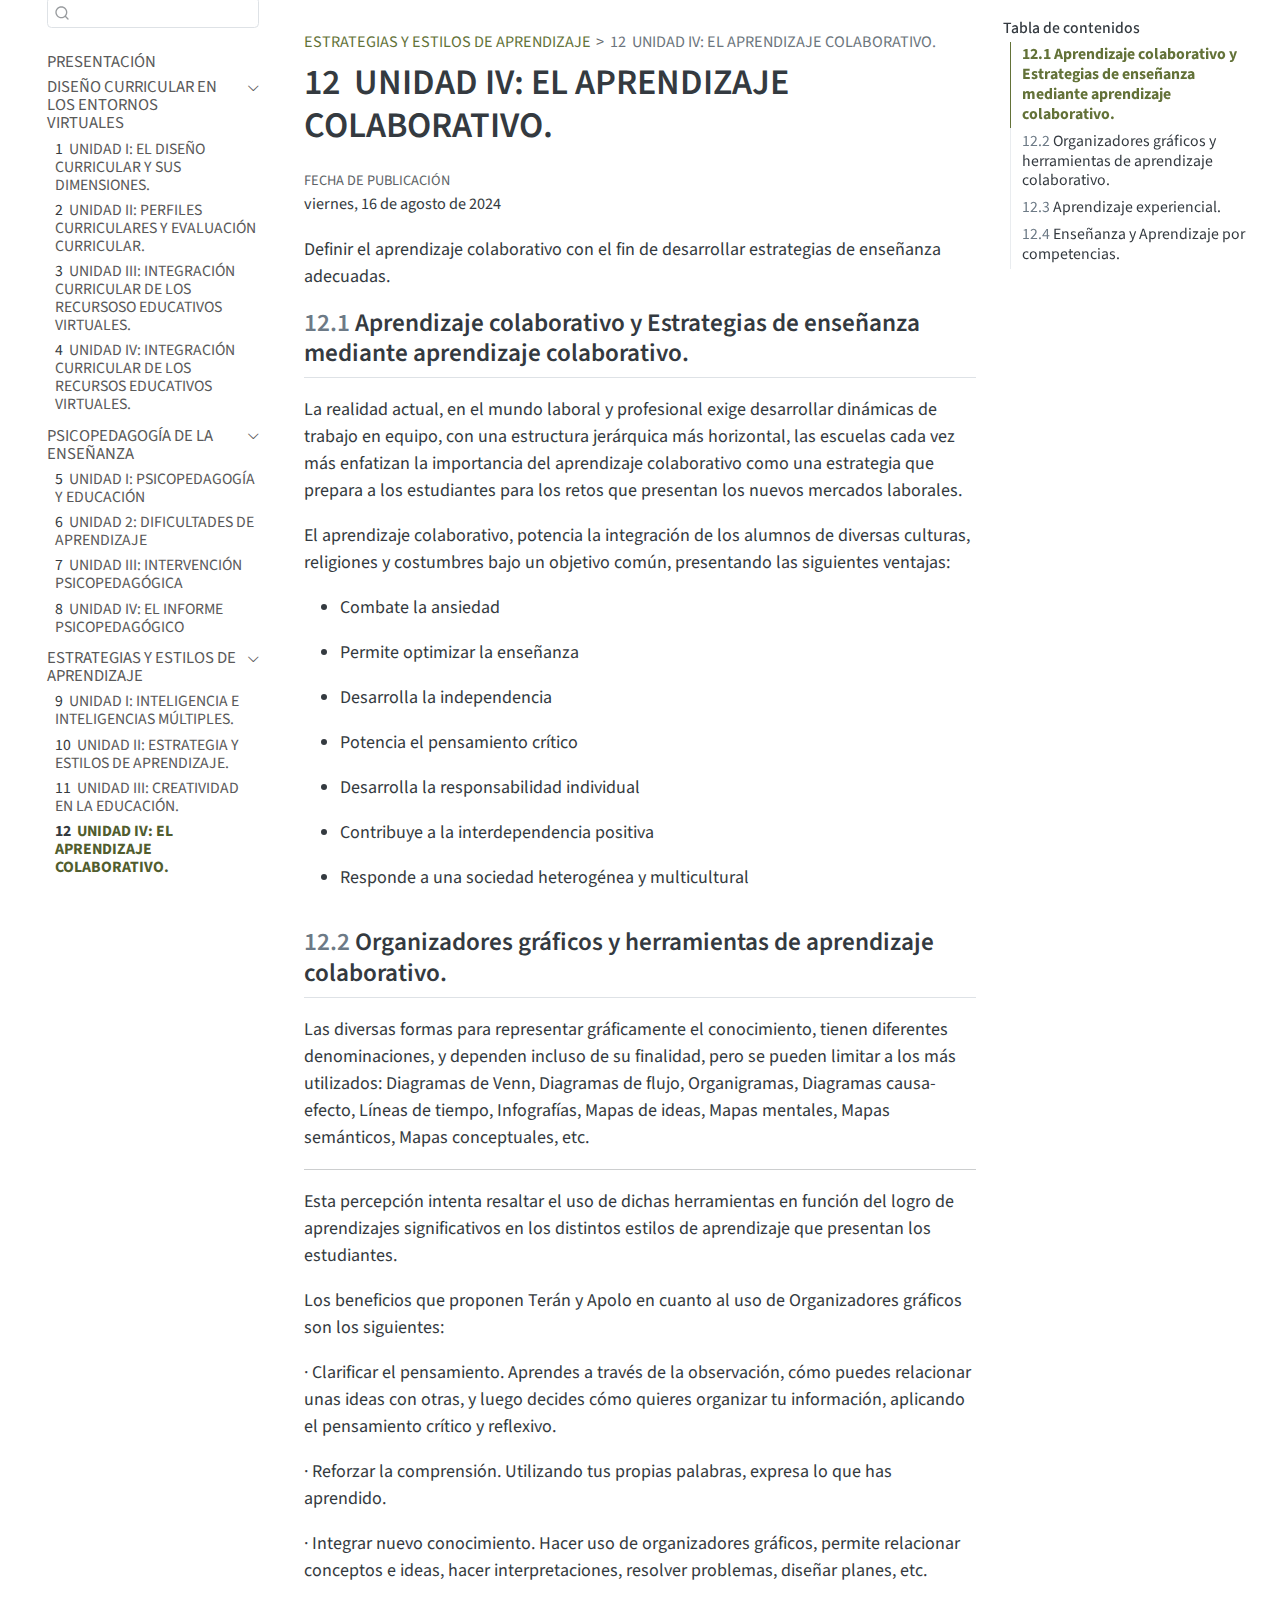
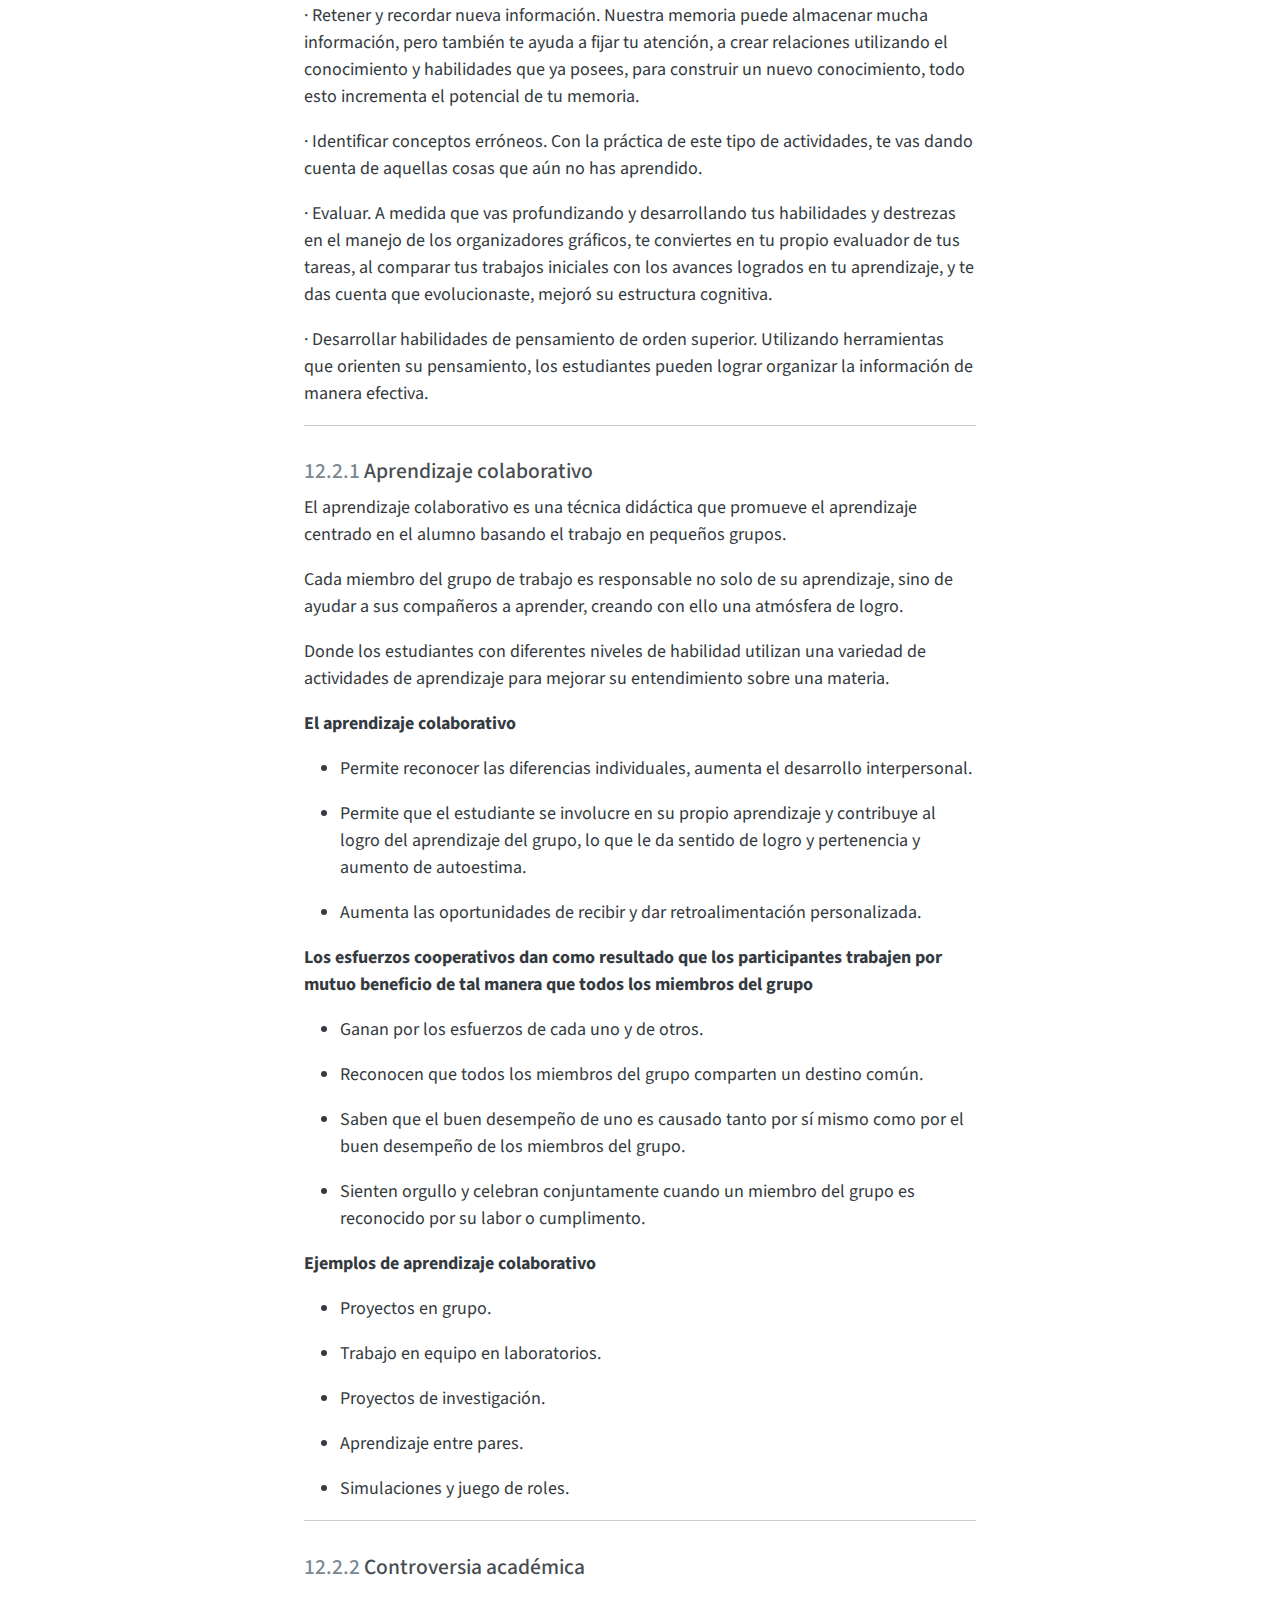
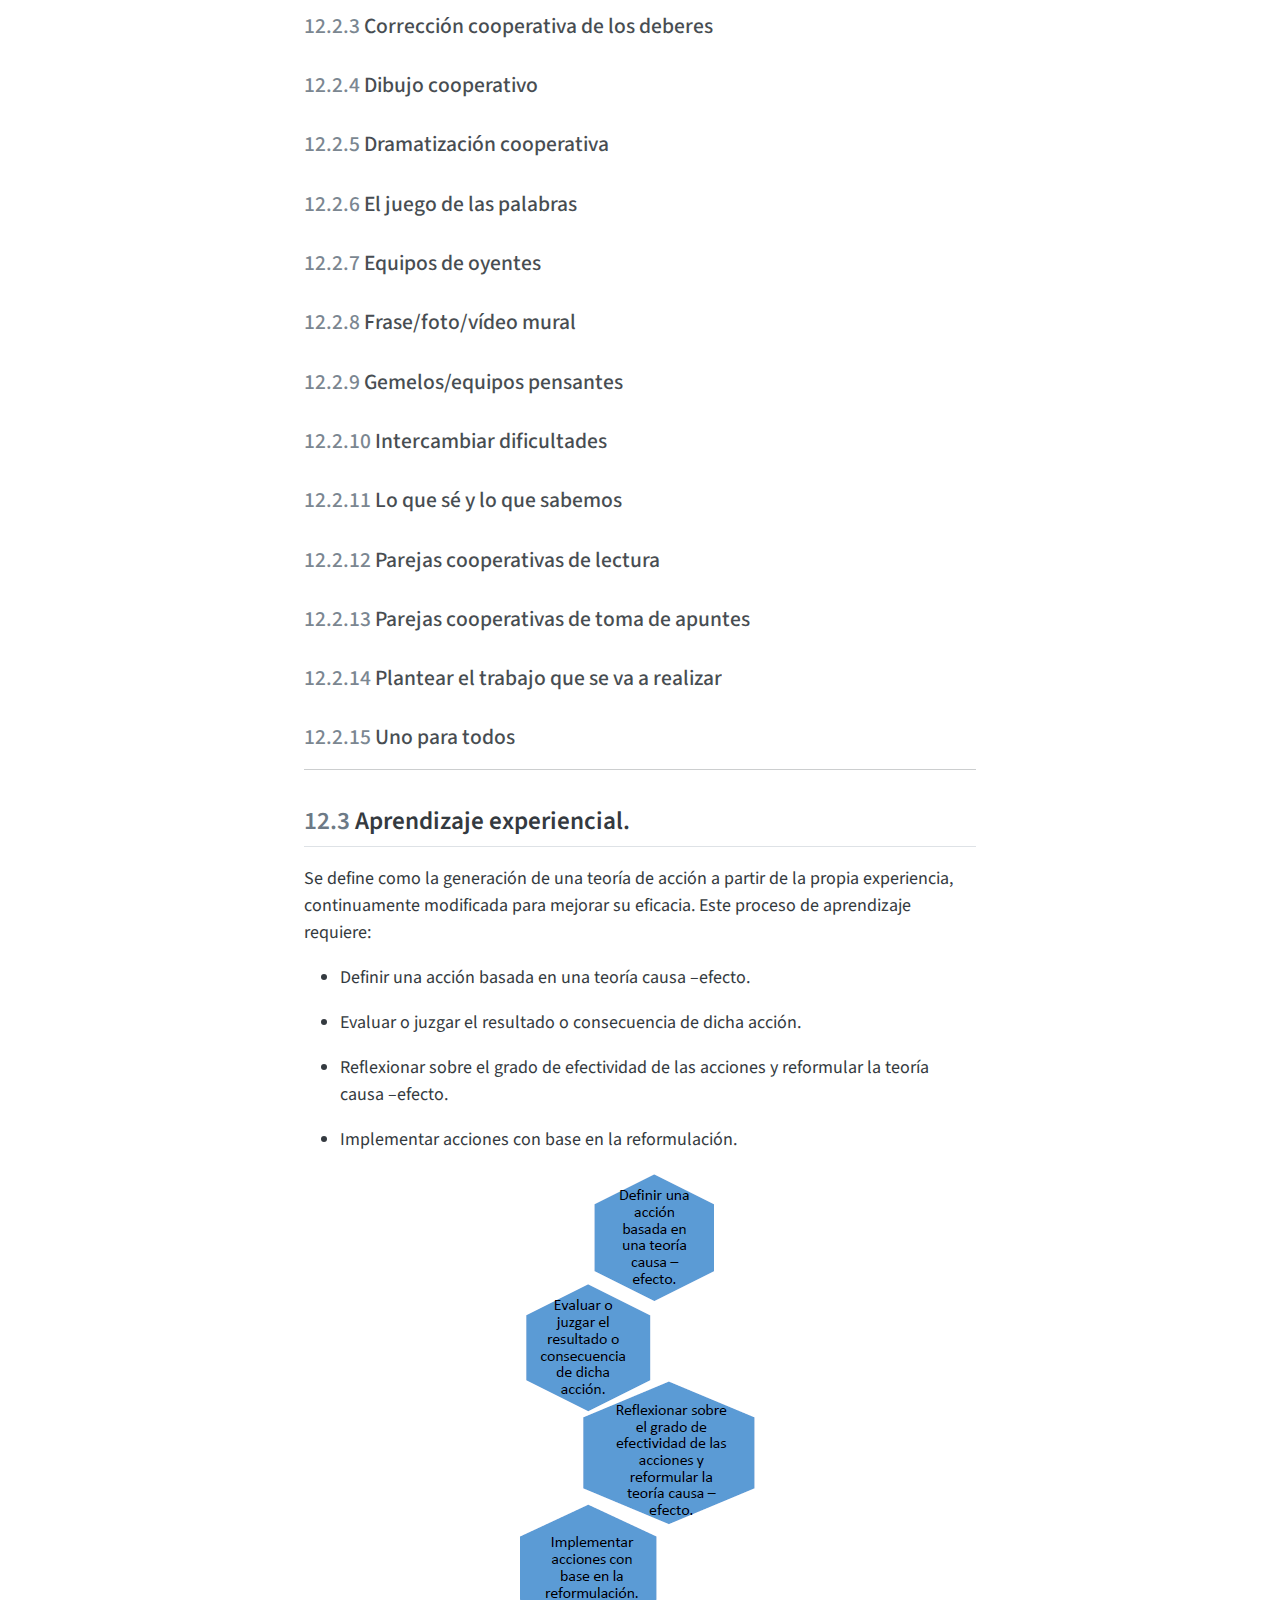
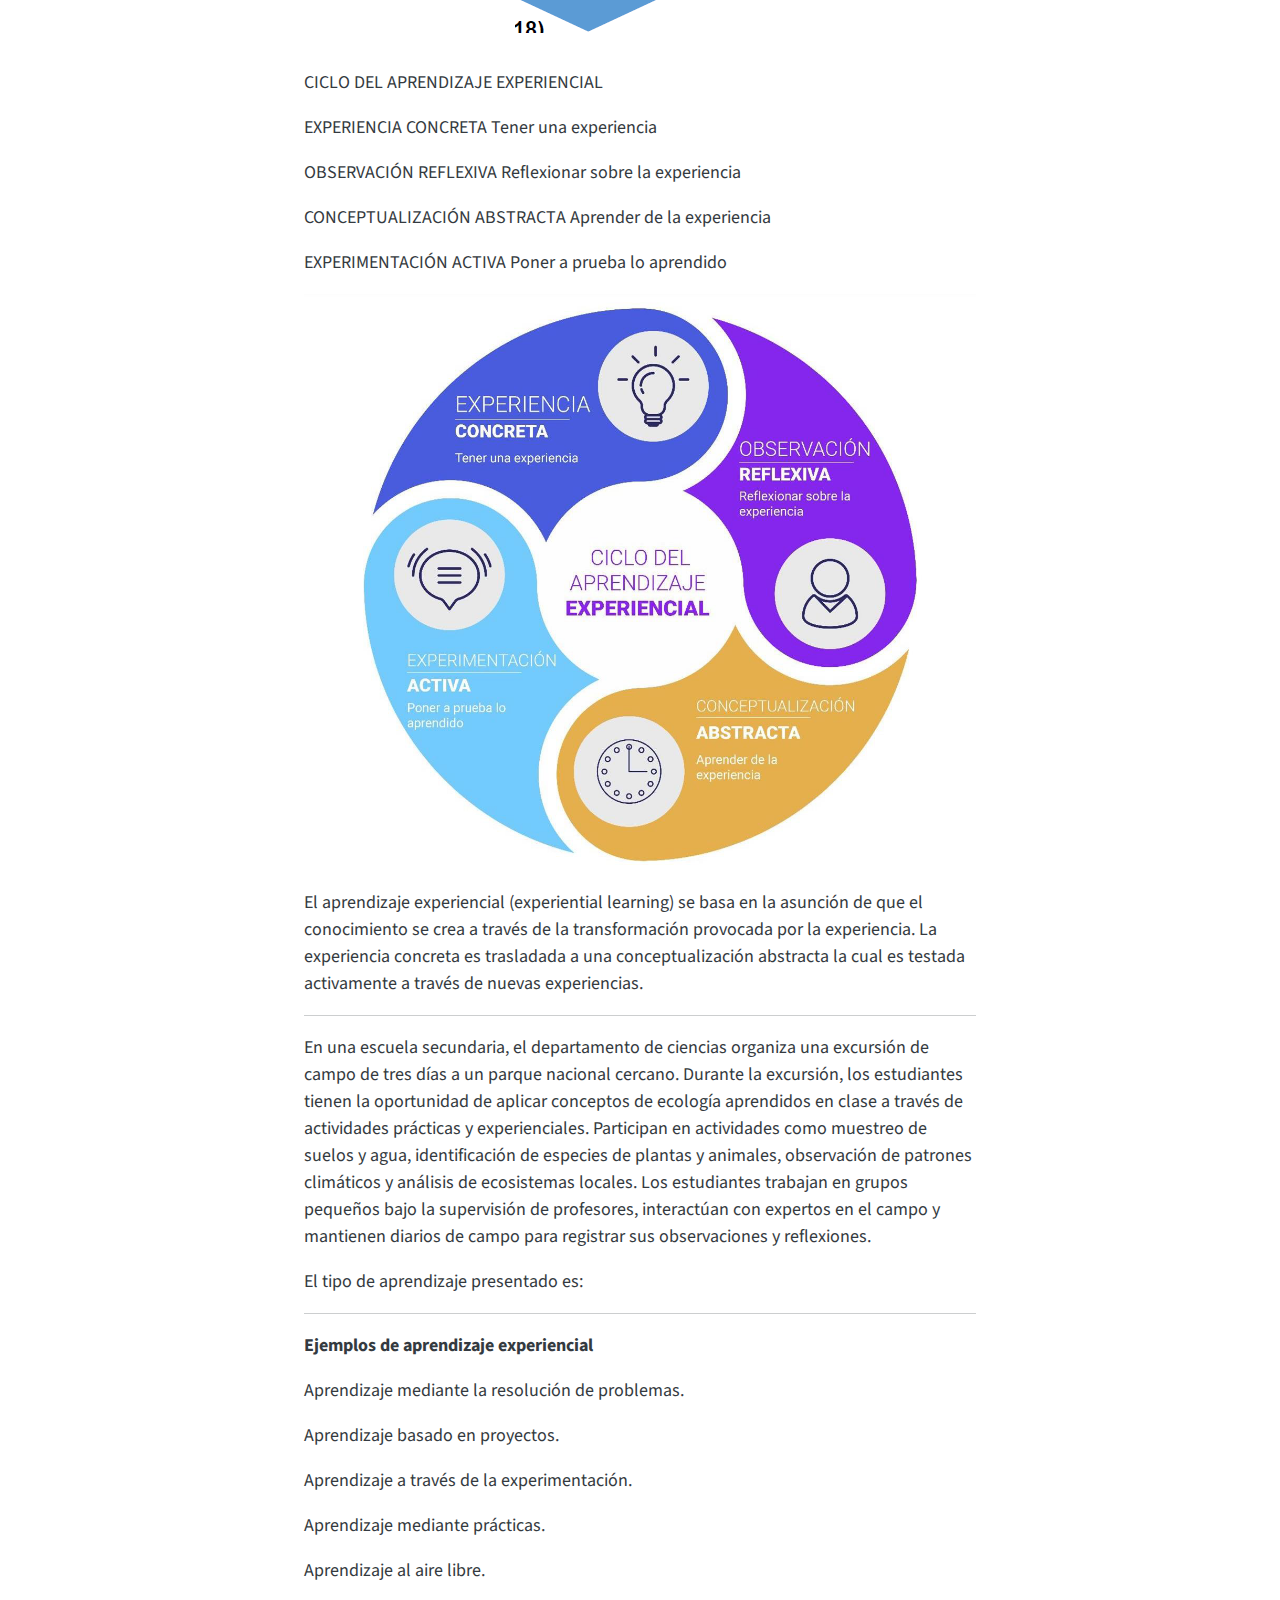
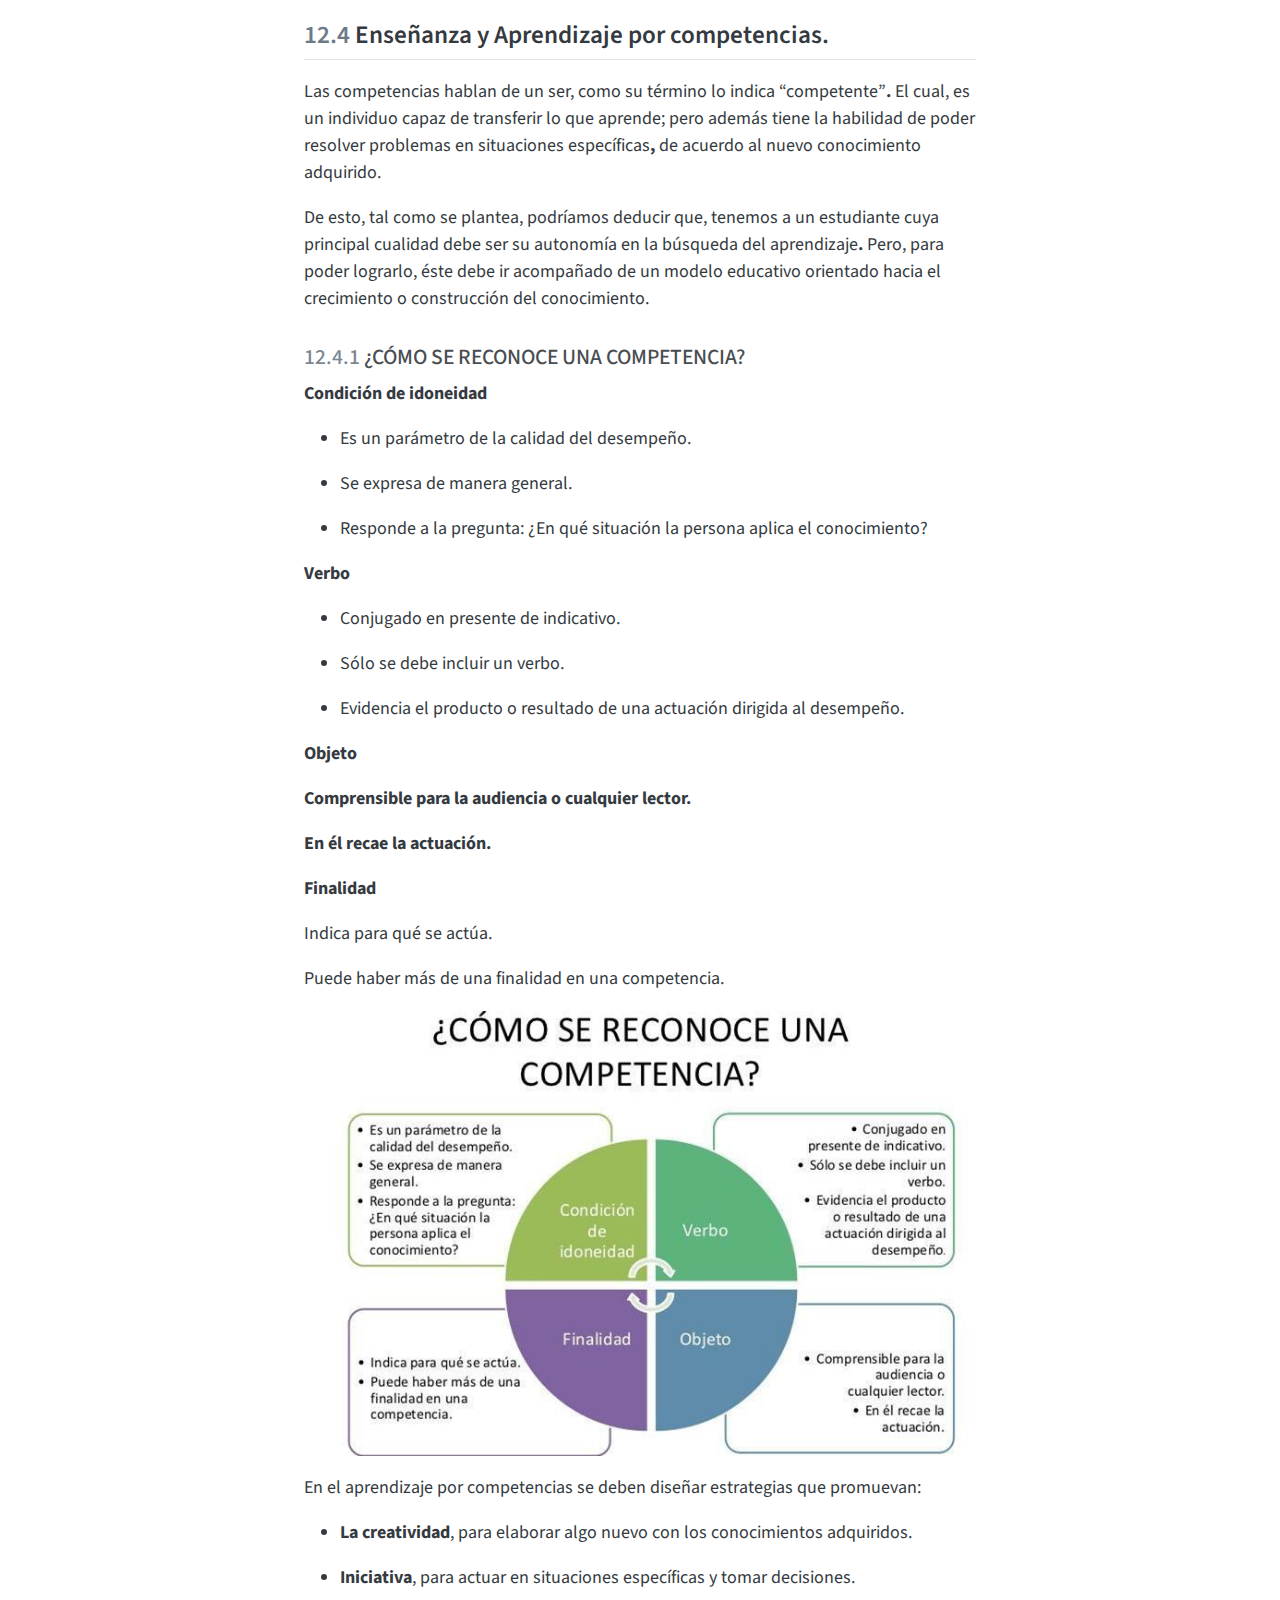
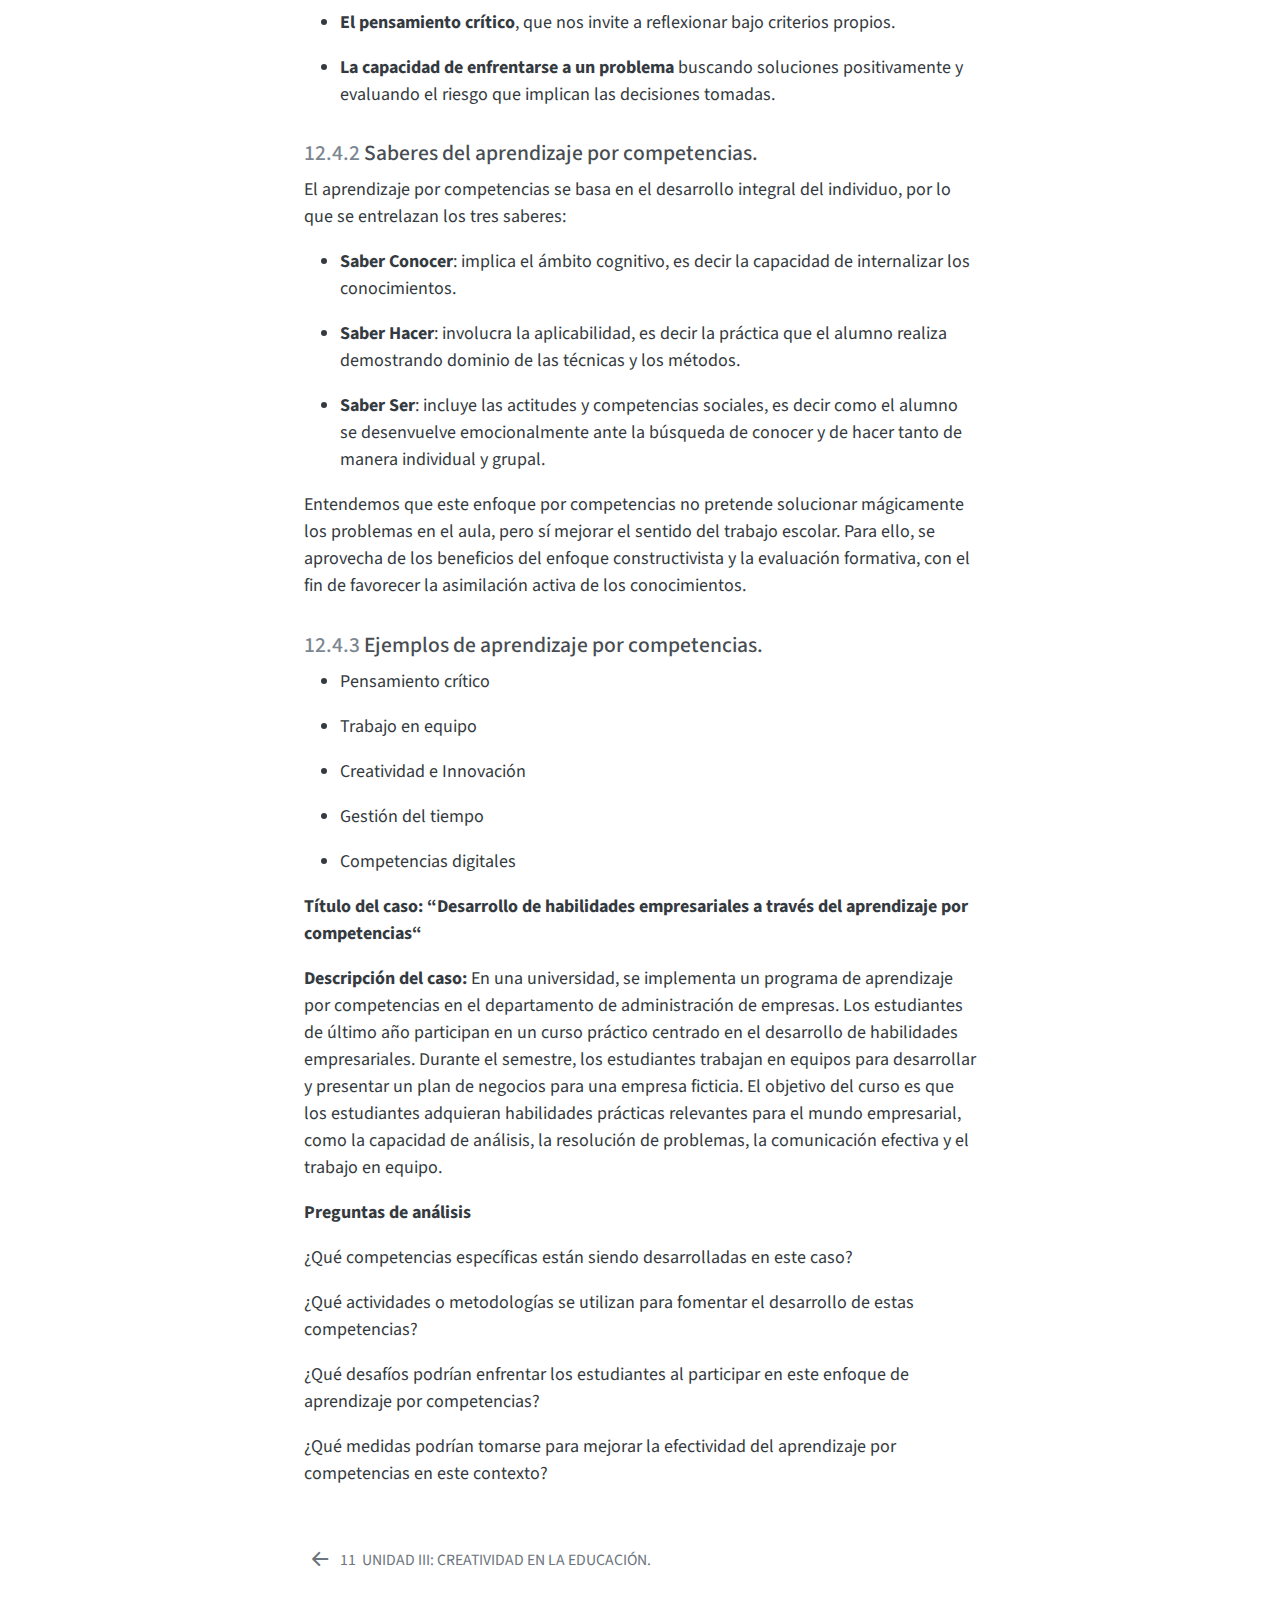
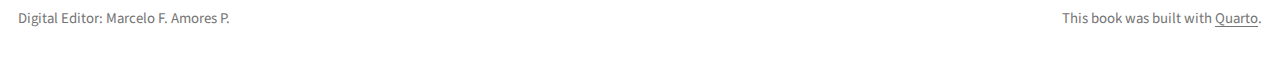
<file: b-04.html>
<!DOCTYPE html>
<html xmlns="http://www.w3.org/1999/xhtml" lang="es" xml:lang="es"><head>

<meta charset="utf-8">
<meta name="generator" content="quarto-1.5.53">

<meta name="viewport" content="width=device-width, initial-scale=1.0, user-scalable=yes">

<meta name="author" content="Marcelo Amores">

<title>12&nbsp; UNIDAD IV: EL APRENDIZAJE COLABORATIVO. – APUNTES DEL PROGRAMA DE MAESTRÍA EN EDUCACIÓN MENCIÓN EN PEDAGOGÍA</title>
<style>
code{white-space: pre-wrap;}
span.smallcaps{font-variant: small-caps;}
div.columns{display: flex; gap: min(4vw, 1.5em);}
div.column{flex: auto; overflow-x: auto;}
div.hanging-indent{margin-left: 1.5em; text-indent: -1.5em;}
ul.task-list{list-style: none;}
ul.task-list li input[type="checkbox"] {
  width: 0.8em;
  margin: 0 0.8em 0.2em -1em; /* quarto-specific, see https://github.com/quarto-dev/quarto-cli/issues/4556 */ 
  vertical-align: middle;
}
</style>


<script src="site_libs/quarto-nav/quarto-nav.js"></script>
<script src="site_libs/quarto-nav/headroom.min.js"></script>
<script src="site_libs/clipboard/clipboard.min.js"></script>
<script src="site_libs/quarto-search/autocomplete.umd.js"></script>
<script src="site_libs/quarto-search/fuse.min.js"></script>
<script src="site_libs/quarto-search/quarto-search.js"></script>
<meta name="quarto:offset" content="./">
<link href="./b-03.html" rel="prev">
<link href="./images/cover1.jpg" rel="icon" type="image/jpeg">
<script src="site_libs/quarto-html/quarto.js"></script>
<script src="site_libs/quarto-html/popper.min.js"></script>
<script src="site_libs/quarto-html/tippy.umd.min.js"></script>
<script src="site_libs/quarto-html/anchor.min.js"></script>
<link href="site_libs/quarto-html/tippy.css" rel="stylesheet">
<link href="site_libs/quarto-html/quarto-syntax-highlighting.css" rel="stylesheet" id="quarto-text-highlighting-styles">
<script src="site_libs/bootstrap/bootstrap.min.js"></script>
<link href="site_libs/bootstrap/bootstrap-icons.css" rel="stylesheet">
<link href="site_libs/bootstrap/bootstrap.min.css" rel="stylesheet" id="quarto-bootstrap" data-mode="light">
<script id="quarto-search-options" type="application/json">{
  "location": "sidebar",
  "copy-button": false,
  "collapse-after": 3,
  "panel-placement": "start",
  "type": "textbox",
  "limit": 50,
  "keyboard-shortcut": [
    "f",
    "/",
    "s"
  ],
  "show-item-context": false,
  "language": {
    "search-no-results-text": "Sin resultados",
    "search-matching-documents-text": "documentos encontrados",
    "search-copy-link-title": "Copiar el enlace en la búsqueda",
    "search-hide-matches-text": "Ocultar resultados adicionales",
    "search-more-match-text": "resultado adicional en este documento",
    "search-more-matches-text": "resultados adicionales en este documento",
    "search-clear-button-title": "Borrar",
    "search-text-placeholder": "",
    "search-detached-cancel-button-title": "Cancelar",
    "search-submit-button-title": "Enviar",
    "search-label": "Buscar"
  }
}</script>
<script defer="" data-domain="r4ds.hadley.nz" src="https://plausible.io/js/plausible.js"></script>


</head>

<body class="nav-sidebar floating">

<div id="quarto-search-results"></div>
  <header id="quarto-header" class="headroom fixed-top">
  <nav class="quarto-secondary-nav">
    <div class="container-fluid d-flex">
      <button type="button" class="quarto-btn-toggle btn" data-bs-toggle="collapse" role="button" data-bs-target=".quarto-sidebar-collapse-item" aria-controls="quarto-sidebar" aria-expanded="false" aria-label="Alternar barra lateral" onclick="if (window.quartoToggleHeadroom) { window.quartoToggleHeadroom(); }">
        <i class="bi bi-layout-text-sidebar-reverse"></i>
      </button>
        <nav class="quarto-page-breadcrumbs" aria-label="breadcrumb"><ol class="breadcrumb"><li class="breadcrumb-item"><a href="./b-01.html">ESTRATEGIAS Y ESTILOS DE APRENDIZAJE</a></li><li class="breadcrumb-item"><a href="./b-04.html"><span class="chapter-number">12</span>&nbsp; <span class="chapter-title">UNIDAD IV: EL APRENDIZAJE COLABORATIVO.</span></a></li></ol></nav>
        <a class="flex-grow-1" role="navigation" data-bs-toggle="collapse" data-bs-target=".quarto-sidebar-collapse-item" aria-controls="quarto-sidebar" aria-expanded="false" aria-label="Alternar barra lateral" onclick="if (window.quartoToggleHeadroom) { window.quartoToggleHeadroom(); }">      
        </a>
      <button type="button" class="btn quarto-search-button" aria-label="Buscar" onclick="window.quartoOpenSearch();">
        <i class="bi bi-search"></i>
      </button>
    </div>
  </nav>
</header>
<!-- content -->
<div id="quarto-content" class="quarto-container page-columns page-rows-contents page-layout-article">
<!-- sidebar -->
  <nav id="quarto-sidebar" class="sidebar collapse collapse-horizontal quarto-sidebar-collapse-item sidebar-navigation floating overflow-auto">
    <div class="pt-lg-2 mt-2 text-left sidebar-header">
    <div class="sidebar-title mb-0 py-0">
      <a href="./">APUNTES DEL PROGRAMA DE MAESTRÍA EN EDUCACIÓN MENCIÓN EN PEDAGOGÍA</a> 
        <div class="sidebar-tools-main">
  <a href="" class="quarto-reader-toggle quarto-navigation-tool px-1" onclick="window.quartoToggleReader(); return false;" title="Alternar modo lector">
  <div class="quarto-reader-toggle-btn">
  <i class="bi"></i>
  </div>
</a>
</div>
    </div>
      </div>
        <div class="mt-2 flex-shrink-0 align-items-center">
        <div class="sidebar-search">
        <div id="quarto-search" class="" title="Buscar"></div>
        </div>
        </div>
    <div class="sidebar-menu-container"> 
    <ul class="list-unstyled mt-1">
        <li class="sidebar-item">
  <div class="sidebar-item-container"> 
  <a href="./index.html" class="sidebar-item-text sidebar-link">
 <span class="menu-text">PRESENTACIÓN</span></a>
  </div>
</li>
        <li class="sidebar-item sidebar-item-section">
      <div class="sidebar-item-container"> 
            <a class="sidebar-item-text sidebar-link text-start" data-bs-toggle="collapse" data-bs-target="#quarto-sidebar-section-1" role="navigation" aria-expanded="true">
 <span class="menu-text">DISEÑO CURRICULAR EN LOS ENTORNOS VIRTUALES</span></a>
          <a class="sidebar-item-toggle text-start" data-bs-toggle="collapse" data-bs-target="#quarto-sidebar-section-1" role="navigation" aria-expanded="true" aria-label="Alternar sección">
            <i class="bi bi-chevron-right ms-2"></i>
          </a> 
      </div>
      <ul id="quarto-sidebar-section-1" class="collapse list-unstyled sidebar-section depth1 show">  
          <li class="sidebar-item">
  <div class="sidebar-item-container"> 
  <a href="./c-01.html" class="sidebar-item-text sidebar-link">
 <span class="menu-text"><span class="chapter-number">1</span>&nbsp; <span class="chapter-title">UNIDAD I: EL DISEÑO CURRICULAR Y SUS DIMENSIONES.</span></span></a>
  </div>
</li>
          <li class="sidebar-item">
  <div class="sidebar-item-container"> 
  <a href="./c-02.html" class="sidebar-item-text sidebar-link">
 <span class="menu-text"><span class="chapter-number">2</span>&nbsp; <span class="chapter-title">UNIDAD II: PERFILES CURRICULARES Y EVALUACIÓN CURRICULAR.</span></span></a>
  </div>
</li>
          <li class="sidebar-item">
  <div class="sidebar-item-container"> 
  <a href="./c-03.html" class="sidebar-item-text sidebar-link">
 <span class="menu-text"><span class="chapter-number">3</span>&nbsp; <span class="chapter-title">UNIDAD III: INTEGRACIÓN CURRICULAR DE LOS RECURSOSO EDUCATIVOS VIRTUALES.</span></span></a>
  </div>
</li>
          <li class="sidebar-item">
  <div class="sidebar-item-container"> 
  <a href="./c-04.html" class="sidebar-item-text sidebar-link">
 <span class="menu-text"><span class="chapter-number">4</span>&nbsp; <span class="chapter-title">UNIDAD IV: INTEGRACIÓN CURRICULAR DE LOS RECURSOS EDUCATIVOS VIRTUALES.</span></span></a>
  </div>
</li>
      </ul>
  </li>
        <li class="sidebar-item sidebar-item-section">
      <div class="sidebar-item-container"> 
            <a class="sidebar-item-text sidebar-link text-start" data-bs-toggle="collapse" data-bs-target="#quarto-sidebar-section-2" role="navigation" aria-expanded="true">
 <span class="menu-text">PSICOPEDAGOGÍA DE LA ENSEÑANZA</span></a>
          <a class="sidebar-item-toggle text-start" data-bs-toggle="collapse" data-bs-target="#quarto-sidebar-section-2" role="navigation" aria-expanded="true" aria-label="Alternar sección">
            <i class="bi bi-chevron-right ms-2"></i>
          </a> 
      </div>
      <ul id="quarto-sidebar-section-2" class="collapse list-unstyled sidebar-section depth1 show">  
          <li class="sidebar-item">
  <div class="sidebar-item-container"> 
  <a href="./a-01.html" class="sidebar-item-text sidebar-link">
 <span class="menu-text"><span class="chapter-number">5</span>&nbsp; <span class="chapter-title">UNIDAD I: PSICOPEDAGOGÍA Y EDUCACIÓN</span></span></a>
  </div>
</li>
          <li class="sidebar-item">
  <div class="sidebar-item-container"> 
  <a href="./a-02.html" class="sidebar-item-text sidebar-link">
 <span class="menu-text"><span class="chapter-number">6</span>&nbsp; <span class="chapter-title">UNIDAD 2: DIFICULTADES DE APRENDIZAJE</span></span></a>
  </div>
</li>
          <li class="sidebar-item">
  <div class="sidebar-item-container"> 
  <a href="./a-03.html" class="sidebar-item-text sidebar-link">
 <span class="menu-text"><span class="chapter-number">7</span>&nbsp; <span class="chapter-title">UNIDAD III: INTERVENCIÓN PSICOPEDAGÓGICA</span></span></a>
  </div>
</li>
          <li class="sidebar-item">
  <div class="sidebar-item-container"> 
  <a href="./a-04.html" class="sidebar-item-text sidebar-link">
 <span class="menu-text"><span class="chapter-number">8</span>&nbsp; <span class="chapter-title">UNIDAD IV: EL INFORME PSICOPEDAGÓGICO</span></span></a>
  </div>
</li>
      </ul>
  </li>
        <li class="sidebar-item sidebar-item-section">
      <div class="sidebar-item-container"> 
            <a class="sidebar-item-text sidebar-link text-start" data-bs-toggle="collapse" data-bs-target="#quarto-sidebar-section-3" role="navigation" aria-expanded="true">
 <span class="menu-text">ESTRATEGIAS Y ESTILOS DE APRENDIZAJE</span></a>
          <a class="sidebar-item-toggle text-start" data-bs-toggle="collapse" data-bs-target="#quarto-sidebar-section-3" role="navigation" aria-expanded="true" aria-label="Alternar sección">
            <i class="bi bi-chevron-right ms-2"></i>
          </a> 
      </div>
      <ul id="quarto-sidebar-section-3" class="collapse list-unstyled sidebar-section depth1 show">  
          <li class="sidebar-item">
  <div class="sidebar-item-container"> 
  <a href="./b-01.html" class="sidebar-item-text sidebar-link">
 <span class="menu-text"><span class="chapter-number">9</span>&nbsp; <span class="chapter-title">UNIDAD I: INTELIGENCIA E INTELIGENCIAS MÚLTIPLES.</span></span></a>
  </div>
</li>
          <li class="sidebar-item">
  <div class="sidebar-item-container"> 
  <a href="./b-02.html" class="sidebar-item-text sidebar-link">
 <span class="menu-text"><span class="chapter-number">10</span>&nbsp; <span class="chapter-title">UNIDAD II: ESTRATEGIA Y ESTILOS DE APRENDIZAJE.</span></span></a>
  </div>
</li>
          <li class="sidebar-item">
  <div class="sidebar-item-container"> 
  <a href="./b-03.html" class="sidebar-item-text sidebar-link">
 <span class="menu-text"><span class="chapter-number">11</span>&nbsp; <span class="chapter-title">UNIDAD III: CREATIVIDAD EN LA EDUCACIÓN.</span></span></a>
  </div>
</li>
          <li class="sidebar-item">
  <div class="sidebar-item-container"> 
  <a href="./b-04.html" class="sidebar-item-text sidebar-link active">
 <span class="menu-text"><span class="chapter-number">12</span>&nbsp; <span class="chapter-title">UNIDAD IV: EL APRENDIZAJE COLABORATIVO.</span></span></a>
  </div>
</li>
      </ul>
  </li>
    </ul>
    </div>
</nav>
<div id="quarto-sidebar-glass" class="quarto-sidebar-collapse-item" data-bs-toggle="collapse" data-bs-target=".quarto-sidebar-collapse-item"></div>
<!-- margin-sidebar -->
    <div id="quarto-margin-sidebar" class="sidebar margin-sidebar">
        <nav id="TOC" role="doc-toc" class="toc-active">
    <h2 id="toc-title">Tabla de contenidos</h2>
   
  <ul>
  <li><a href="#aprendizaje-colaborativo-y-estrategias-de-enseñanza-mediante-aprendizaje-colaborativo." id="toc-aprendizaje-colaborativo-y-estrategias-de-enseñanza-mediante-aprendizaje-colaborativo." class="nav-link active" data-scroll-target="#aprendizaje-colaborativo-y-estrategias-de-enseñanza-mediante-aprendizaje-colaborativo."><span class="header-section-number">12.1</span> Aprendizaje colaborativo y Estrategias de enseñanza mediante aprendizaje colaborativo.</a></li>
  <li><a href="#organizadores-gráficos-y-herramientas-de-aprendizaje-colaborativo." id="toc-organizadores-gráficos-y-herramientas-de-aprendizaje-colaborativo." class="nav-link" data-scroll-target="#organizadores-gráficos-y-herramientas-de-aprendizaje-colaborativo."><span class="header-section-number">12.2</span> Organizadores gráficos y herramientas de aprendizaje colaborativo.</a>
  <ul class="collapse">
  <li><a href="#aprendizaje-colaborativo" id="toc-aprendizaje-colaborativo" class="nav-link" data-scroll-target="#aprendizaje-colaborativo"><span class="header-section-number">12.2.1</span> Aprendizaje colaborativo</a></li>
  <li><a href="#controversia-académica" id="toc-controversia-académica" class="nav-link" data-scroll-target="#controversia-académica"><span class="header-section-number">12.2.2</span> Controversia académica</a></li>
  <li><a href="#corrección-cooperativa-de-los-deberes" id="toc-corrección-cooperativa-de-los-deberes" class="nav-link" data-scroll-target="#corrección-cooperativa-de-los-deberes"><span class="header-section-number">12.2.3</span> Corrección cooperativa de los deberes</a></li>
  <li><a href="#dibujo-cooperativo" id="toc-dibujo-cooperativo" class="nav-link" data-scroll-target="#dibujo-cooperativo"><span class="header-section-number">12.2.4</span> Dibujo cooperativo</a></li>
  <li><a href="#dramatización-cooperativa" id="toc-dramatización-cooperativa" class="nav-link" data-scroll-target="#dramatización-cooperativa"><span class="header-section-number">12.2.5</span> Dramatización cooperativa</a></li>
  <li><a href="#el-juego-de-las-palabras" id="toc-el-juego-de-las-palabras" class="nav-link" data-scroll-target="#el-juego-de-las-palabras"><span class="header-section-number">12.2.6</span> El juego de las palabras</a></li>
  <li><a href="#equipos-de-oyentes" id="toc-equipos-de-oyentes" class="nav-link" data-scroll-target="#equipos-de-oyentes"><span class="header-section-number">12.2.7</span> Equipos de oyentes</a></li>
  <li><a href="#frasefotovídeo-mural" id="toc-frasefotovídeo-mural" class="nav-link" data-scroll-target="#frasefotovídeo-mural"><span class="header-section-number">12.2.8</span> Frase/foto/vídeo mural</a></li>
  <li><a href="#gemelosequipos-pensantes" id="toc-gemelosequipos-pensantes" class="nav-link" data-scroll-target="#gemelosequipos-pensantes"><span class="header-section-number">12.2.9</span> Gemelos/equipos pensantes</a></li>
  <li><a href="#intercambiar-dificultades" id="toc-intercambiar-dificultades" class="nav-link" data-scroll-target="#intercambiar-dificultades"><span class="header-section-number">12.2.10</span> Intercambiar dificultades</a></li>
  <li><a href="#lo-que-sé-y-lo-que-sabemos" id="toc-lo-que-sé-y-lo-que-sabemos" class="nav-link" data-scroll-target="#lo-que-sé-y-lo-que-sabemos"><span class="header-section-number">12.2.11</span> Lo que sé y lo que sabemos</a></li>
  <li><a href="#parejas-cooperativas-de-lectura" id="toc-parejas-cooperativas-de-lectura" class="nav-link" data-scroll-target="#parejas-cooperativas-de-lectura"><span class="header-section-number">12.2.12</span> Parejas cooperativas de lectura</a></li>
  <li><a href="#parejas-cooperativas-de-toma-de-apuntes" id="toc-parejas-cooperativas-de-toma-de-apuntes" class="nav-link" data-scroll-target="#parejas-cooperativas-de-toma-de-apuntes"><span class="header-section-number">12.2.13</span> Parejas cooperativas de toma de apuntes</a></li>
  <li><a href="#plantear-el-trabajo-que-se-va-a-realizar" id="toc-plantear-el-trabajo-que-se-va-a-realizar" class="nav-link" data-scroll-target="#plantear-el-trabajo-que-se-va-a-realizar"><span class="header-section-number">12.2.14</span> Plantear el trabajo que se va a realizar</a></li>
  <li><a href="#uno-para-todos" id="toc-uno-para-todos" class="nav-link" data-scroll-target="#uno-para-todos"><span class="header-section-number">12.2.15</span> Uno para todos</a></li>
  </ul></li>
  <li><a href="#aprendizaje-experiencial." id="toc-aprendizaje-experiencial." class="nav-link" data-scroll-target="#aprendizaje-experiencial."><span class="header-section-number">12.3</span> Aprendizaje experiencial.</a></li>
  <li><a href="#enseñanza-y-aprendizaje-por-competencias." id="toc-enseñanza-y-aprendizaje-por-competencias." class="nav-link" data-scroll-target="#enseñanza-y-aprendizaje-por-competencias."><span class="header-section-number">12.4</span> Enseñanza y Aprendizaje por competencias.</a>
  <ul class="collapse">
  <li><a href="#cómo-se-reconoce-una-competencia" id="toc-cómo-se-reconoce-una-competencia" class="nav-link" data-scroll-target="#cómo-se-reconoce-una-competencia"><span class="header-section-number">12.4.1</span> ¿CÓMO SE RECONOCE UNA COMPETENCIA?</a></li>
  <li><a href="#saberes-del-aprendizaje-por-competencias." id="toc-saberes-del-aprendizaje-por-competencias." class="nav-link" data-scroll-target="#saberes-del-aprendizaje-por-competencias."><span class="header-section-number">12.4.2</span> Saberes del aprendizaje por competencias.</a></li>
  <li><a href="#ejemplos-de-aprendizaje-por-competencias." id="toc-ejemplos-de-aprendizaje-por-competencias." class="nav-link" data-scroll-target="#ejemplos-de-aprendizaje-por-competencias."><span class="header-section-number">12.4.3</span> Ejemplos de aprendizaje por competencias.</a></li>
  </ul></li>
  </ul>
</nav>
    </div>
<!-- main -->
<main class="content" id="quarto-document-content">

<header id="title-block-header" class="quarto-title-block default"><nav class="quarto-page-breadcrumbs quarto-title-breadcrumbs d-none d-lg-block" aria-label="breadcrumb"><ol class="breadcrumb"><li class="breadcrumb-item"><a href="./b-01.html">ESTRATEGIAS Y ESTILOS DE APRENDIZAJE</a></li><li class="breadcrumb-item"><a href="./b-04.html"><span class="chapter-number">12</span>&nbsp; <span class="chapter-title">UNIDAD IV: EL APRENDIZAJE COLABORATIVO.</span></a></li></ol></nav>
<div class="quarto-title">
<h1 class="title"><span class="chapter-number">12</span>&nbsp; <span class="chapter-title">UNIDAD IV: EL APRENDIZAJE COLABORATIVO.</span></h1>
</div>



<div class="quarto-title-meta">

    
    <div>
    <div class="quarto-title-meta-heading">Fecha de publicación</div>
    <div class="quarto-title-meta-contents">
      <p class="date">viernes, 16 de agosto de 2024</p>
    </div>
  </div>
  
    
  </div>
  


</header>


<p>Definir el aprendizaje colaborativo con el fin de desarrollar estrategias de enseñanza adecuadas.</p>
<section id="aprendizaje-colaborativo-y-estrategias-de-enseñanza-mediante-aprendizaje-colaborativo." class="level2" data-number="12.1">
<h2 data-number="12.1" class="anchored" data-anchor-id="aprendizaje-colaborativo-y-estrategias-de-enseñanza-mediante-aprendizaje-colaborativo."><span class="header-section-number">12.1</span> Aprendizaje colaborativo y Estrategias de enseñanza mediante aprendizaje colaborativo.</h2>
<p>La realidad actual, en el mundo laboral y profesional exige desarrollar dinámicas de trabajo en equipo, con una estructura jerárquica más horizontal, las escuelas cada vez más enfatizan la importancia del aprendizaje colaborativo como una estrategia que prepara a los estudiantes para los retos que presentan los nuevos mercados laborales.</p>
<p>El aprendizaje colaborativo, potencia la integración de los alumnos de diversas culturas, religiones y costumbres bajo un objetivo común, presentando las siguientes ventajas:</p>
<ul>
<li><p>Combate la ansiedad</p></li>
<li><p>Permite optimizar la enseñanza</p></li>
<li><p>Desarrolla la independencia</p></li>
<li><p>Potencia el pensamiento crítico</p></li>
<li><p>Desarrolla la responsabilidad individual</p></li>
<li><p>Contribuye a la interdependencia positiva</p></li>
<li><p>Responde a una sociedad heterogénea y multicultural</p></li>
</ul>
</section>
<section id="organizadores-gráficos-y-herramientas-de-aprendizaje-colaborativo." class="level2" data-number="12.2">
<h2 data-number="12.2" class="anchored" data-anchor-id="organizadores-gráficos-y-herramientas-de-aprendizaje-colaborativo."><span class="header-section-number">12.2</span> Organizadores gráficos y herramientas de aprendizaje colaborativo.</h2>
<p>Las diversas formas para representar gráficamente el conocimiento, tienen diferentes denominaciones, y dependen incluso de su finalidad, pero se pueden limitar a los más utilizados: Diagramas de Venn, Diagramas de flujo, Organigramas, Diagramas causa-efecto, Líneas de tiempo, Infografías, Mapas de ideas, Mapas mentales, Mapas semánticos, Mapas conceptuales, etc.</p>
<hr>
<p>Esta percepción intenta resaltar el uso de dichas herramientas en función del logro de aprendizajes significativos en los distintos estilos de aprendizaje que presentan los estudiantes.</p>
<p>Los beneficios que proponen Terán y Apolo en cuanto al uso de Organizadores gráficos son los siguientes:</p>
<p>· Clarificar el pensamiento. Aprendes a través de la observación, cómo puedes relacionar unas ideas con otras, y luego decides cómo quieres organizar tu información, aplicando el pensamiento crítico y reflexivo.</p>
<p>· Reforzar la comprensión. Utilizando tus propias palabras, expresa lo que has aprendido.</p>
<p>· Integrar nuevo conocimiento. Hacer uso de organizadores gráficos, permite relacionar conceptos e ideas, hacer interpretaciones, resolver problemas, diseñar planes, etc.</p>
<p>· Retener y recordar nueva información. Nuestra memoria puede almacenar mucha información, pero también te ayuda a fijar tu atención, a crear relaciones utilizando el conocimiento y habilidades que ya posees, para construir un nuevo conocimiento, todo esto incrementa el potencial de tu memoria.</p>
<p>· Identificar conceptos erróneos. Con la práctica de este tipo de actividades, te vas dando cuenta de aquellas cosas que aún no has aprendido.</p>
<p>· Evaluar. A medida que vas profundizando y desarrollando tus habilidades y destrezas en el manejo de los organizadores gráficos, te conviertes en tu propio evaluador de tus tareas, al comparar tus trabajos iniciales con los avances logrados en tu aprendizaje, y te das cuenta que evolucionaste, mejoró su estructura cognitiva.</p>
<p>· Desarrollar habilidades de pensamiento de orden superior. Utilizando herramientas que orienten su pensamiento, los estudiantes pueden lograr organizar la información de manera efectiva.</p>
<hr>
<section id="aprendizaje-colaborativo" class="level3" data-number="12.2.1">
<h3 data-number="12.2.1" class="anchored" data-anchor-id="aprendizaje-colaborativo"><span class="header-section-number">12.2.1</span> Aprendizaje colaborativo</h3>
<p>El aprendizaje colaborativo es una técnica didáctica que promueve el aprendizaje centrado en el alumno basando el trabajo en pequeños grupos.</p>
<p>Cada miembro del grupo de trabajo es responsable no solo de su aprendizaje, sino de ayudar a sus compañeros a aprender, creando con ello una atmósfera de logro.</p>
<p>Donde los estudiantes con diferentes niveles de habilidad utilizan una variedad de actividades de aprendizaje para mejorar su entendimiento sobre una materia.</p>
<p><strong>El aprendizaje colaborativo</strong></p>
<ul>
<li><p>Permite reconocer las diferencias individuales, aumenta el desarrollo interpersonal.</p></li>
<li><p>Permite que el estudiante se involucre en su propio aprendizaje y contribuye al logro del aprendizaje del grupo, lo que le da sentido de logro y pertenencia y aumento de autoestima.</p></li>
<li><p>Aumenta las oportunidades de recibir y dar retroalimentación personalizada.</p></li>
</ul>
<p><strong>Los esfuerzos cooperativos dan como resultado que los participantes trabajen por mutuo beneficio de tal manera que todos los miembros del grupo</strong></p>
<ul>
<li><p>Ganan por los esfuerzos de cada uno y de otros.</p></li>
<li><p>Reconocen que todos los miembros del grupo comparten un destino común.</p></li>
<li><p>Saben que el buen desempeño de uno es causado tanto por sí mismo como por el buen desempeño de los miembros del grupo.</p></li>
<li><p>Sienten orgullo y celebran conjuntamente cuando un miembro del grupo es reconocido por su labor o cumplimento.</p></li>
</ul>
<p><strong>Ejemplos de aprendizaje colaborativo</strong></p>
<ul>
<li><p>Proyectos en grupo.</p></li>
<li><p>Trabajo en equipo en laboratorios.</p></li>
<li><p>Proyectos de investigación.</p></li>
<li><p>Aprendizaje entre pares.</p></li>
<li><p>Simulaciones y juego de roles.</p></li>
</ul>
<hr>
</section>
<section id="controversia-académica" class="level3" data-number="12.2.2">
<h3 data-number="12.2.2" class="anchored" data-anchor-id="controversia-académica"><span class="header-section-number">12.2.2</span> Controversia académica</h3>
</section>
<section id="corrección-cooperativa-de-los-deberes" class="level3" data-number="12.2.3">
<h3 data-number="12.2.3" class="anchored" data-anchor-id="corrección-cooperativa-de-los-deberes"><span class="header-section-number">12.2.3</span> Corrección cooperativa de los deberes</h3>
</section>
<section id="dibujo-cooperativo" class="level3" data-number="12.2.4">
<h3 data-number="12.2.4" class="anchored" data-anchor-id="dibujo-cooperativo"><span class="header-section-number">12.2.4</span> Dibujo cooperativo</h3>
</section>
<section id="dramatización-cooperativa" class="level3" data-number="12.2.5">
<h3 data-number="12.2.5" class="anchored" data-anchor-id="dramatización-cooperativa"><span class="header-section-number">12.2.5</span> Dramatización cooperativa</h3>
</section>
<section id="el-juego-de-las-palabras" class="level3" data-number="12.2.6">
<h3 data-number="12.2.6" class="anchored" data-anchor-id="el-juego-de-las-palabras"><span class="header-section-number">12.2.6</span> El juego de las palabras</h3>
</section>
<section id="equipos-de-oyentes" class="level3" data-number="12.2.7">
<h3 data-number="12.2.7" class="anchored" data-anchor-id="equipos-de-oyentes"><span class="header-section-number">12.2.7</span> Equipos de oyentes</h3>
</section>
<section id="frasefotovídeo-mural" class="level3" data-number="12.2.8">
<h3 data-number="12.2.8" class="anchored" data-anchor-id="frasefotovídeo-mural"><span class="header-section-number">12.2.8</span> Frase/foto/vídeo mural</h3>
</section>
<section id="gemelosequipos-pensantes" class="level3" data-number="12.2.9">
<h3 data-number="12.2.9" class="anchored" data-anchor-id="gemelosequipos-pensantes"><span class="header-section-number">12.2.9</span> Gemelos/equipos pensantes</h3>
</section>
<section id="intercambiar-dificultades" class="level3" data-number="12.2.10">
<h3 data-number="12.2.10" class="anchored" data-anchor-id="intercambiar-dificultades"><span class="header-section-number">12.2.10</span> Intercambiar dificultades</h3>
</section>
<section id="lo-que-sé-y-lo-que-sabemos" class="level3" data-number="12.2.11">
<h3 data-number="12.2.11" class="anchored" data-anchor-id="lo-que-sé-y-lo-que-sabemos"><span class="header-section-number">12.2.11</span> Lo que sé y lo que sabemos</h3>
</section>
<section id="parejas-cooperativas-de-lectura" class="level3" data-number="12.2.12">
<h3 data-number="12.2.12" class="anchored" data-anchor-id="parejas-cooperativas-de-lectura"><span class="header-section-number">12.2.12</span> Parejas cooperativas de lectura</h3>
</section>
<section id="parejas-cooperativas-de-toma-de-apuntes" class="level3" data-number="12.2.13">
<h3 data-number="12.2.13" class="anchored" data-anchor-id="parejas-cooperativas-de-toma-de-apuntes"><span class="header-section-number">12.2.13</span> Parejas cooperativas de toma de apuntes</h3>
</section>
<section id="plantear-el-trabajo-que-se-va-a-realizar" class="level3" data-number="12.2.14">
<h3 data-number="12.2.14" class="anchored" data-anchor-id="plantear-el-trabajo-que-se-va-a-realizar"><span class="header-section-number">12.2.14</span> Plantear el trabajo que se va a realizar</h3>
</section>
<section id="uno-para-todos" class="level3" data-number="12.2.15">
<h3 data-number="12.2.15" class="anchored" data-anchor-id="uno-para-todos"><span class="header-section-number">12.2.15</span> Uno para todos</h3>
<hr>
</section>
</section>
<section id="aprendizaje-experiencial." class="level2" data-number="12.3">
<h2 data-number="12.3" class="anchored" data-anchor-id="aprendizaje-experiencial."><span class="header-section-number">12.3</span> Aprendizaje experiencial.</h2>
<p>Se define como la generación de una teoría de acción a partir de la propia experiencia, continuamente modificada para mejorar su eficacia. Este proceso de aprendizaje requiere:</p>
<ul>
<li><p>Definir una acción basada en una teoría causa –efecto.</p></li>
<li><p>Evaluar o juzgar el resultado o consecuencia de dicha acción.</p></li>
<li><p>Reflexionar sobre el grado de efectividad de las acciones y reformular la teoría causa –efecto.</p></li>
<li><p>Implementar acciones con base en la reformulación.</p></li>
</ul>
<div class="quarto-figure quarto-figure-center">
<figure class="figure">
<p><img src="images/clipboard-3132594109.png" class="img-fluid quarto-figure quarto-figure-center figure-img"></p>
</figure>
</div>
<p>CICLO DEL APRENDIZAJE EXPERIENCIAL</p>
<p>EXPERIENCIA CONCRETA Tener una experiencia</p>
<p>OBSERVACIÓN REFLEXIVA Reflexionar sobre la experiencia</p>
<p>CONCEPTUALIZACIÓN ABSTRACTА Aprender de la experiencia</p>
<p>EXPERIMENTACIÓN ACTIVA Poner a prueba lo aprendido</p>
<p><img src="images/clipboard-213545895.png" class="img-fluid"></p>
<p>El aprendizaje experiencial (experiential learning) se basa en la asunción de que el conocimiento se crea a través de la transformación provocada por la experiencia. La experiencia concreta es trasladada a una conceptualización abstracta la cual es testada activamente a través de nuevas experiencias.</p>
<hr>
<p>En una escuela secundaria, el departamento de ciencias organiza una excursión de campo de tres días a un parque nacional cercano. Durante la excursión, los estudiantes tienen la oportunidad de aplicar conceptos de ecología aprendidos en clase a través de actividades prácticas y experienciales. Participan en actividades como muestreo de suelos y agua, identificación de especies de plantas y animales, observación de patrones climáticos y análisis de ecosistemas locales. Los estudiantes trabajan en grupos pequeños bajo la supervisión de profesores, interactúan con expertos en el campo y mantienen diarios de campo para registrar sus observaciones y reflexiones.</p>
<p>El tipo de aprendizaje presentado es:</p>
<hr>
<p><strong>Ejemplos de aprendizaje experiencial</strong></p>
<p>Aprendizaje mediante la resolución de problemas.</p>
<p>Aprendizaje basado en proyectos.</p>
<p>Aprendizaje a través de la experimentación.</p>
<p>Aprendizaje mediante prácticas.</p>
<p>Aprendizaje al aire libre.</p>
</section>
<section id="enseñanza-y-aprendizaje-por-competencias." class="level2" data-number="12.4">
<h2 data-number="12.4" class="anchored" data-anchor-id="enseñanza-y-aprendizaje-por-competencias."><span class="header-section-number">12.4</span> Enseñanza y Aprendizaje por competencias.</h2>
<p>Las competencias hablan de un ser, como su término lo indica “competente”<strong>.</strong> El cual, es un individuo capaz de transferir lo que aprende; pero además tiene la habilidad de poder resolver problemas en situaciones específicas<strong>,</strong> de acuerdo al nuevo conocimiento adquirido.</p>
<p>De esto, tal como se plantea, podríamos deducir que, tenemos a un estudiante cuya principal cualidad debe ser su autonomía en la búsqueda del aprendizaje<strong>.</strong> Pero, para poder lograrlo, éste debe ir acompañado de un modelo educativo orientado hacia el crecimiento o construcción del conocimiento.</p>
<section id="cómo-se-reconoce-una-competencia" class="level3" data-number="12.4.1">
<h3 data-number="12.4.1" class="anchored" data-anchor-id="cómo-se-reconoce-una-competencia"><span class="header-section-number">12.4.1</span> ¿CÓMO SE RECONOCE UNA COMPETENCIA?</h3>
<p><strong>Condición de idoneidad</strong></p>
<ul>
<li><p>Es un parámetro de la calidad del desempeño.</p></li>
<li><p>Se expresa de manera general.</p></li>
<li><p>Responde a la pregunta: ¿En qué situación la persona aplica el conocimiento?</p></li>
</ul>
<p><strong>Verbo</strong></p>
<ul>
<li><p>Conjugado en presente de indicativo.</p></li>
<li><p>Sólo se debe incluir un verbo.</p></li>
<li><p>Evidencia el producto o resultado de una actuación dirigida al desempeño.</p></li>
</ul>
<p><strong>Objeto</strong></p>
<p><strong>Comprensible para la audiencia o cualquier lector.</strong></p>
<p><strong>En él recae la actuación.</strong></p>
<p><strong>Finalidad</strong></p>
<p>Indica para qué se actúa.</p>
<p>Puede haber más de una finalidad en una competencia.</p>
<p><img src="images/clipboard-3206904939.png" class="img-fluid"></p>
<p>En el aprendizaje por competencias se deben diseñar estrategias que promuevan:</p>
<ul>
<li><p><strong>La creatividad</strong>, para elaborar algo nuevo con los conocimientos adquiridos.</p></li>
<li><p><strong>Iniciativa</strong>, para actuar en situaciones específicas y tomar decisiones.</p></li>
<li><p><strong>El pensamiento crítico</strong>, que nos invite a reflexionar bajo criterios propios.</p></li>
<li><p><strong>La capacidad de enfrentarse a un problema</strong> buscando soluciones positivamente y evaluando el riesgo que implican las decisiones tomadas.</p></li>
</ul>
</section>
<section id="saberes-del-aprendizaje-por-competencias." class="level3" data-number="12.4.2">
<h3 data-number="12.4.2" class="anchored" data-anchor-id="saberes-del-aprendizaje-por-competencias."><span class="header-section-number">12.4.2</span> Saberes del aprendizaje por competencias.</h3>
<p>El aprendizaje por competencias se basa en el desarrollo integral del individuo, por lo que se entrelazan los tres saberes:</p>
<ul>
<li><p><strong>Saber Conocer</strong>: implica el ámbito cognitivo, es decir la capacidad de internalizar los conocimientos.</p></li>
<li><p><strong>Saber Hacer</strong>: involucra la aplicabilidad, es decir la práctica que el alumno realiza demostrando dominio de las técnicas y los métodos.</p></li>
<li><p><strong>Saber Ser</strong>: incluye las actitudes y competencias sociales, es decir como el alumno se desenvuelve emocionalmente ante la búsqueda de conocer y de hacer tanto de manera individual y grupal.</p></li>
</ul>
<p>Entendemos que este enfoque por competencias no pretende solucionar mágicamente los problemas en el aula, pero sí mejorar el sentido del trabajo escolar. Para ello, se aprovecha de los beneficios del enfoque constructivista y la evaluación formativa, con el fin de favorecer la asimilación activa de los conocimientos.</p>
</section>
<section id="ejemplos-de-aprendizaje-por-competencias." class="level3" data-number="12.4.3">
<h3 data-number="12.4.3" class="anchored" data-anchor-id="ejemplos-de-aprendizaje-por-competencias."><span class="header-section-number">12.4.3</span> Ejemplos de aprendizaje por competencias.</h3>
<ul>
<li><p>Pensamiento crítico</p></li>
<li><p>Trabajo en equipo</p></li>
<li><p>Creatividad e Innovación</p></li>
<li><p>Gestión del tiempo</p></li>
<li><p>Competencias digitales</p></li>
</ul>
<p><strong>Título del caso: “Desarrollo de habilidades empresariales a través del aprendizaje por competencias“</strong></p>
<p><strong>Descripción del caso:</strong> En una universidad, se implementa un programa de aprendizaje por competencias en el departamento de administración de empresas. Los estudiantes de último año participan en un curso práctico centrado en el desarrollo de habilidades empresariales. Durante el semestre, los estudiantes trabajan en equipos para desarrollar y presentar un plan de negocios para una empresa ficticia. El objetivo del curso es que los estudiantes adquieran habilidades prácticas relevantes para el mundo empresarial, como la capacidad de análisis, la resolución de problemas, la comunicación efectiva y el trabajo en equipo.</p>
<p><strong>Preguntas de análisis</strong></p>
<p>¿Qué competencias específicas están siendo desarrolladas en este caso?</p>
<p>¿Qué actividades o metodologías se utilizan para fomentar el desarrollo de estas competencias?</p>
<p>¿Qué desafíos podrían enfrentar los estudiantes al participar en este enfoque de aprendizaje por competencias?</p>
<p>¿Qué medidas podrían tomarse para mejorar la efectividad del aprendizaje por competencias en este contexto?</p>


</section>
</section>

</main> <!-- /main -->
<script id="quarto-html-after-body" type="application/javascript">
window.document.addEventListener("DOMContentLoaded", function (event) {
  const toggleBodyColorMode = (bsSheetEl) => {
    const mode = bsSheetEl.getAttribute("data-mode");
    const bodyEl = window.document.querySelector("body");
    if (mode === "dark") {
      bodyEl.classList.add("quarto-dark");
      bodyEl.classList.remove("quarto-light");
    } else {
      bodyEl.classList.add("quarto-light");
      bodyEl.classList.remove("quarto-dark");
    }
  }
  const toggleBodyColorPrimary = () => {
    const bsSheetEl = window.document.querySelector("link#quarto-bootstrap");
    if (bsSheetEl) {
      toggleBodyColorMode(bsSheetEl);
    }
  }
  toggleBodyColorPrimary();  
  const icon = "";
  const anchorJS = new window.AnchorJS();
  anchorJS.options = {
    placement: 'right',
    icon: icon
  };
  anchorJS.add('.anchored');
  const isCodeAnnotation = (el) => {
    for (const clz of el.classList) {
      if (clz.startsWith('code-annotation-')) {                     
        return true;
      }
    }
    return false;
  }
  const onCopySuccess = function(e) {
    // button target
    const button = e.trigger;
    // don't keep focus
    button.blur();
    // flash "checked"
    button.classList.add('code-copy-button-checked');
    var currentTitle = button.getAttribute("title");
    button.setAttribute("title", "Copiado");
    let tooltip;
    if (window.bootstrap) {
      button.setAttribute("data-bs-toggle", "tooltip");
      button.setAttribute("data-bs-placement", "left");
      button.setAttribute("data-bs-title", "Copiado");
      tooltip = new bootstrap.Tooltip(button, 
        { trigger: "manual", 
          customClass: "code-copy-button-tooltip",
          offset: [0, -8]});
      tooltip.show();    
    }
    setTimeout(function() {
      if (tooltip) {
        tooltip.hide();
        button.removeAttribute("data-bs-title");
        button.removeAttribute("data-bs-toggle");
        button.removeAttribute("data-bs-placement");
      }
      button.setAttribute("title", currentTitle);
      button.classList.remove('code-copy-button-checked');
    }, 1000);
    // clear code selection
    e.clearSelection();
  }
  const getTextToCopy = function(trigger) {
      const codeEl = trigger.previousElementSibling.cloneNode(true);
      for (const childEl of codeEl.children) {
        if (isCodeAnnotation(childEl)) {
          childEl.remove();
        }
      }
      return codeEl.innerText;
  }
  const clipboard = new window.ClipboardJS('.code-copy-button:not([data-in-quarto-modal])', {
    text: getTextToCopy
  });
  clipboard.on('success', onCopySuccess);
  if (window.document.getElementById('quarto-embedded-source-code-modal')) {
    // For code content inside modals, clipBoardJS needs to be initialized with a container option
    // TODO: Check when it could be a function (https://github.com/zenorocha/clipboard.js/issues/860)
    const clipboardModal = new window.ClipboardJS('.code-copy-button[data-in-quarto-modal]', {
      text: getTextToCopy,
      container: window.document.getElementById('quarto-embedded-source-code-modal')
    });
    clipboardModal.on('success', onCopySuccess);
  }
    var localhostRegex = new RegExp(/^(?:http|https):\/\/localhost\:?[0-9]*\//);
    var mailtoRegex = new RegExp(/^mailto:/);
      var filterRegex = new RegExp('/' + window.location.host + '/');
    var isInternal = (href) => {
        return filterRegex.test(href) || localhostRegex.test(href) || mailtoRegex.test(href);
    }
    // Inspect non-navigation links and adorn them if external
 	var links = window.document.querySelectorAll('a[href]:not(.nav-link):not(.navbar-brand):not(.toc-action):not(.sidebar-link):not(.sidebar-item-toggle):not(.pagination-link):not(.no-external):not([aria-hidden]):not(.dropdown-item):not(.quarto-navigation-tool):not(.about-link)');
    for (var i=0; i<links.length; i++) {
      const link = links[i];
      if (!isInternal(link.href)) {
        // undo the damage that might have been done by quarto-nav.js in the case of
        // links that we want to consider external
        if (link.dataset.originalHref !== undefined) {
          link.href = link.dataset.originalHref;
        }
      }
    }
  function tippyHover(el, contentFn, onTriggerFn, onUntriggerFn) {
    const config = {
      allowHTML: true,
      maxWidth: 500,
      delay: 100,
      arrow: false,
      appendTo: function(el) {
          return el.parentElement;
      },
      interactive: true,
      interactiveBorder: 10,
      theme: 'quarto',
      placement: 'bottom-start',
    };
    if (contentFn) {
      config.content = contentFn;
    }
    if (onTriggerFn) {
      config.onTrigger = onTriggerFn;
    }
    if (onUntriggerFn) {
      config.onUntrigger = onUntriggerFn;
    }
    window.tippy(el, config); 
  }
  const noterefs = window.document.querySelectorAll('a[role="doc-noteref"]');
  for (var i=0; i<noterefs.length; i++) {
    const ref = noterefs[i];
    tippyHover(ref, function() {
      // use id or data attribute instead here
      let href = ref.getAttribute('data-footnote-href') || ref.getAttribute('href');
      try { href = new URL(href).hash; } catch {}
      const id = href.replace(/^#\/?/, "");
      const note = window.document.getElementById(id);
      if (note) {
        return note.innerHTML;
      } else {
        return "";
      }
    });
  }
  const xrefs = window.document.querySelectorAll('a.quarto-xref');
  const processXRef = (id, note) => {
    // Strip column container classes
    const stripColumnClz = (el) => {
      el.classList.remove("page-full", "page-columns");
      if (el.children) {
        for (const child of el.children) {
          stripColumnClz(child);
        }
      }
    }
    stripColumnClz(note)
    if (id === null || id.startsWith('sec-')) {
      // Special case sections, only their first couple elements
      const container = document.createElement("div");
      if (note.children && note.children.length > 2) {
        container.appendChild(note.children[0].cloneNode(true));
        for (let i = 1; i < note.children.length; i++) {
          const child = note.children[i];
          if (child.tagName === "P" && child.innerText === "") {
            continue;
          } else {
            container.appendChild(child.cloneNode(true));
            break;
          }
        }
        if (window.Quarto?.typesetMath) {
          window.Quarto.typesetMath(container);
        }
        return container.innerHTML
      } else {
        if (window.Quarto?.typesetMath) {
          window.Quarto.typesetMath(note);
        }
        return note.innerHTML;
      }
    } else {
      // Remove any anchor links if they are present
      const anchorLink = note.querySelector('a.anchorjs-link');
      if (anchorLink) {
        anchorLink.remove();
      }
      if (window.Quarto?.typesetMath) {
        window.Quarto.typesetMath(note);
      }
      // TODO in 1.5, we should make sure this works without a callout special case
      if (note.classList.contains("callout")) {
        return note.outerHTML;
      } else {
        return note.innerHTML;
      }
    }
  }
  for (var i=0; i<xrefs.length; i++) {
    const xref = xrefs[i];
    tippyHover(xref, undefined, function(instance) {
      instance.disable();
      let url = xref.getAttribute('href');
      let hash = undefined; 
      if (url.startsWith('#')) {
        hash = url;
      } else {
        try { hash = new URL(url).hash; } catch {}
      }
      if (hash) {
        const id = hash.replace(/^#\/?/, "");
        const note = window.document.getElementById(id);
        if (note !== null) {
          try {
            const html = processXRef(id, note.cloneNode(true));
            instance.setContent(html);
          } finally {
            instance.enable();
            instance.show();
          }
        } else {
          // See if we can fetch this
          fetch(url.split('#')[0])
          .then(res => res.text())
          .then(html => {
            const parser = new DOMParser();
            const htmlDoc = parser.parseFromString(html, "text/html");
            const note = htmlDoc.getElementById(id);
            if (note !== null) {
              const html = processXRef(id, note);
              instance.setContent(html);
            } 
          }).finally(() => {
            instance.enable();
            instance.show();
          });
        }
      } else {
        // See if we can fetch a full url (with no hash to target)
        // This is a special case and we should probably do some content thinning / targeting
        fetch(url)
        .then(res => res.text())
        .then(html => {
          const parser = new DOMParser();
          const htmlDoc = parser.parseFromString(html, "text/html");
          const note = htmlDoc.querySelector('main.content');
          if (note !== null) {
            // This should only happen for chapter cross references
            // (since there is no id in the URL)
            // remove the first header
            if (note.children.length > 0 && note.children[0].tagName === "HEADER") {
              note.children[0].remove();
            }
            const html = processXRef(null, note);
            instance.setContent(html);
          } 
        }).finally(() => {
          instance.enable();
          instance.show();
        });
      }
    }, function(instance) {
    });
  }
      let selectedAnnoteEl;
      const selectorForAnnotation = ( cell, annotation) => {
        let cellAttr = 'data-code-cell="' + cell + '"';
        let lineAttr = 'data-code-annotation="' +  annotation + '"';
        const selector = 'span[' + cellAttr + '][' + lineAttr + ']';
        return selector;
      }
      const selectCodeLines = (annoteEl) => {
        const doc = window.document;
        const targetCell = annoteEl.getAttribute("data-target-cell");
        const targetAnnotation = annoteEl.getAttribute("data-target-annotation");
        const annoteSpan = window.document.querySelector(selectorForAnnotation(targetCell, targetAnnotation));
        const lines = annoteSpan.getAttribute("data-code-lines").split(",");
        const lineIds = lines.map((line) => {
          return targetCell + "-" + line;
        })
        let top = null;
        let height = null;
        let parent = null;
        if (lineIds.length > 0) {
            //compute the position of the single el (top and bottom and make a div)
            const el = window.document.getElementById(lineIds[0]);
            top = el.offsetTop;
            height = el.offsetHeight;
            parent = el.parentElement.parentElement;
          if (lineIds.length > 1) {
            const lastEl = window.document.getElementById(lineIds[lineIds.length - 1]);
            const bottom = lastEl.offsetTop + lastEl.offsetHeight;
            height = bottom - top;
          }
          if (top !== null && height !== null && parent !== null) {
            // cook up a div (if necessary) and position it 
            let div = window.document.getElementById("code-annotation-line-highlight");
            if (div === null) {
              div = window.document.createElement("div");
              div.setAttribute("id", "code-annotation-line-highlight");
              div.style.position = 'absolute';
              parent.appendChild(div);
            }
            div.style.top = top - 2 + "px";
            div.style.height = height + 4 + "px";
            div.style.left = 0;
            let gutterDiv = window.document.getElementById("code-annotation-line-highlight-gutter");
            if (gutterDiv === null) {
              gutterDiv = window.document.createElement("div");
              gutterDiv.setAttribute("id", "code-annotation-line-highlight-gutter");
              gutterDiv.style.position = 'absolute';
              const codeCell = window.document.getElementById(targetCell);
              const gutter = codeCell.querySelector('.code-annotation-gutter');
              gutter.appendChild(gutterDiv);
            }
            gutterDiv.style.top = top - 2 + "px";
            gutterDiv.style.height = height + 4 + "px";
          }
          selectedAnnoteEl = annoteEl;
        }
      };
      const unselectCodeLines = () => {
        const elementsIds = ["code-annotation-line-highlight", "code-annotation-line-highlight-gutter"];
        elementsIds.forEach((elId) => {
          const div = window.document.getElementById(elId);
          if (div) {
            div.remove();
          }
        });
        selectedAnnoteEl = undefined;
      };
        // Handle positioning of the toggle
    window.addEventListener(
      "resize",
      throttle(() => {
        elRect = undefined;
        if (selectedAnnoteEl) {
          selectCodeLines(selectedAnnoteEl);
        }
      }, 10)
    );
    function throttle(fn, ms) {
    let throttle = false;
    let timer;
      return (...args) => {
        if(!throttle) { // first call gets through
            fn.apply(this, args);
            throttle = true;
        } else { // all the others get throttled
            if(timer) clearTimeout(timer); // cancel #2
            timer = setTimeout(() => {
              fn.apply(this, args);
              timer = throttle = false;
            }, ms);
        }
      };
    }
      // Attach click handler to the DT
      const annoteDls = window.document.querySelectorAll('dt[data-target-cell]');
      for (const annoteDlNode of annoteDls) {
        annoteDlNode.addEventListener('click', (event) => {
          const clickedEl = event.target;
          if (clickedEl !== selectedAnnoteEl) {
            unselectCodeLines();
            const activeEl = window.document.querySelector('dt[data-target-cell].code-annotation-active');
            if (activeEl) {
              activeEl.classList.remove('code-annotation-active');
            }
            selectCodeLines(clickedEl);
            clickedEl.classList.add('code-annotation-active');
          } else {
            // Unselect the line
            unselectCodeLines();
            clickedEl.classList.remove('code-annotation-active');
          }
        });
      }
  const findCites = (el) => {
    const parentEl = el.parentElement;
    if (parentEl) {
      const cites = parentEl.dataset.cites;
      if (cites) {
        return {
          el,
          cites: cites.split(' ')
        };
      } else {
        return findCites(el.parentElement)
      }
    } else {
      return undefined;
    }
  };
  var bibliorefs = window.document.querySelectorAll('a[role="doc-biblioref"]');
  for (var i=0; i<bibliorefs.length; i++) {
    const ref = bibliorefs[i];
    const citeInfo = findCites(ref);
    if (citeInfo) {
      tippyHover(citeInfo.el, function() {
        var popup = window.document.createElement('div');
        citeInfo.cites.forEach(function(cite) {
          var citeDiv = window.document.createElement('div');
          citeDiv.classList.add('hanging-indent');
          citeDiv.classList.add('csl-entry');
          var biblioDiv = window.document.getElementById('ref-' + cite);
          if (biblioDiv) {
            citeDiv.innerHTML = biblioDiv.innerHTML;
          }
          popup.appendChild(citeDiv);
        });
        return popup.innerHTML;
      });
    }
  }
});
</script>
<nav class="page-navigation">
  <div class="nav-page nav-page-previous">
      <a href="./b-03.html" class="pagination-link" aria-label="UNIDAD III: CREATIVIDAD EN LA EDUCACIÓN.">
        <i class="bi bi-arrow-left-short"></i> <span class="nav-page-text"><span class="chapter-number">11</span>&nbsp; <span class="chapter-title">UNIDAD III: CREATIVIDAD EN LA EDUCACIÓN.</span></span>
      </a>          
  </div>
  <div class="nav-page nav-page-next">
  </div>
</nav>
</div> <!-- /content -->
<footer class="footer">
  <div class="nav-footer">
    <div class="nav-footer-left">
<p>Digital Editor: Marcelo F. Amores P.</p>
</div>   
    <div class="nav-footer-center">
      &nbsp;
    </div>
    <div class="nav-footer-right">
<p>This book was built with <a href="https://quarto.org/">Quarto</a>.</p>
</div>
  </div>
</footer>




</body></html>
</file>
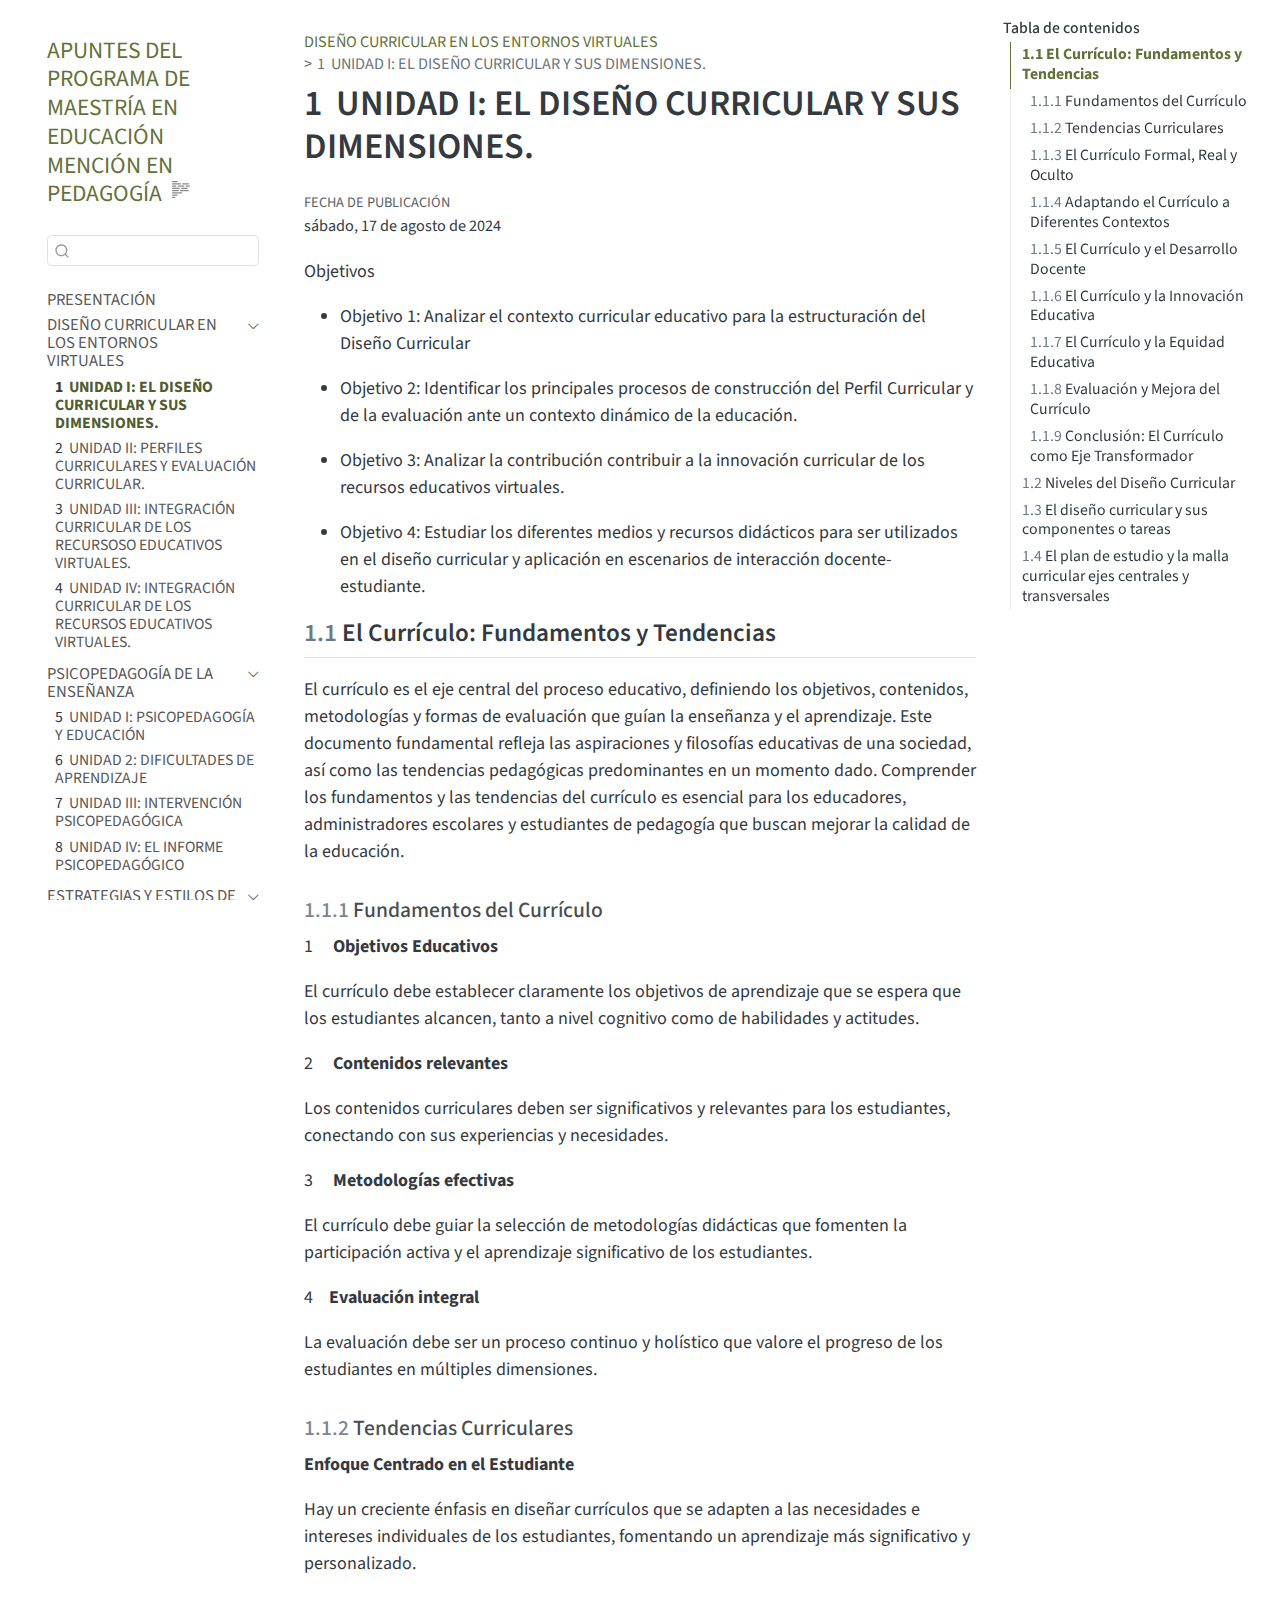
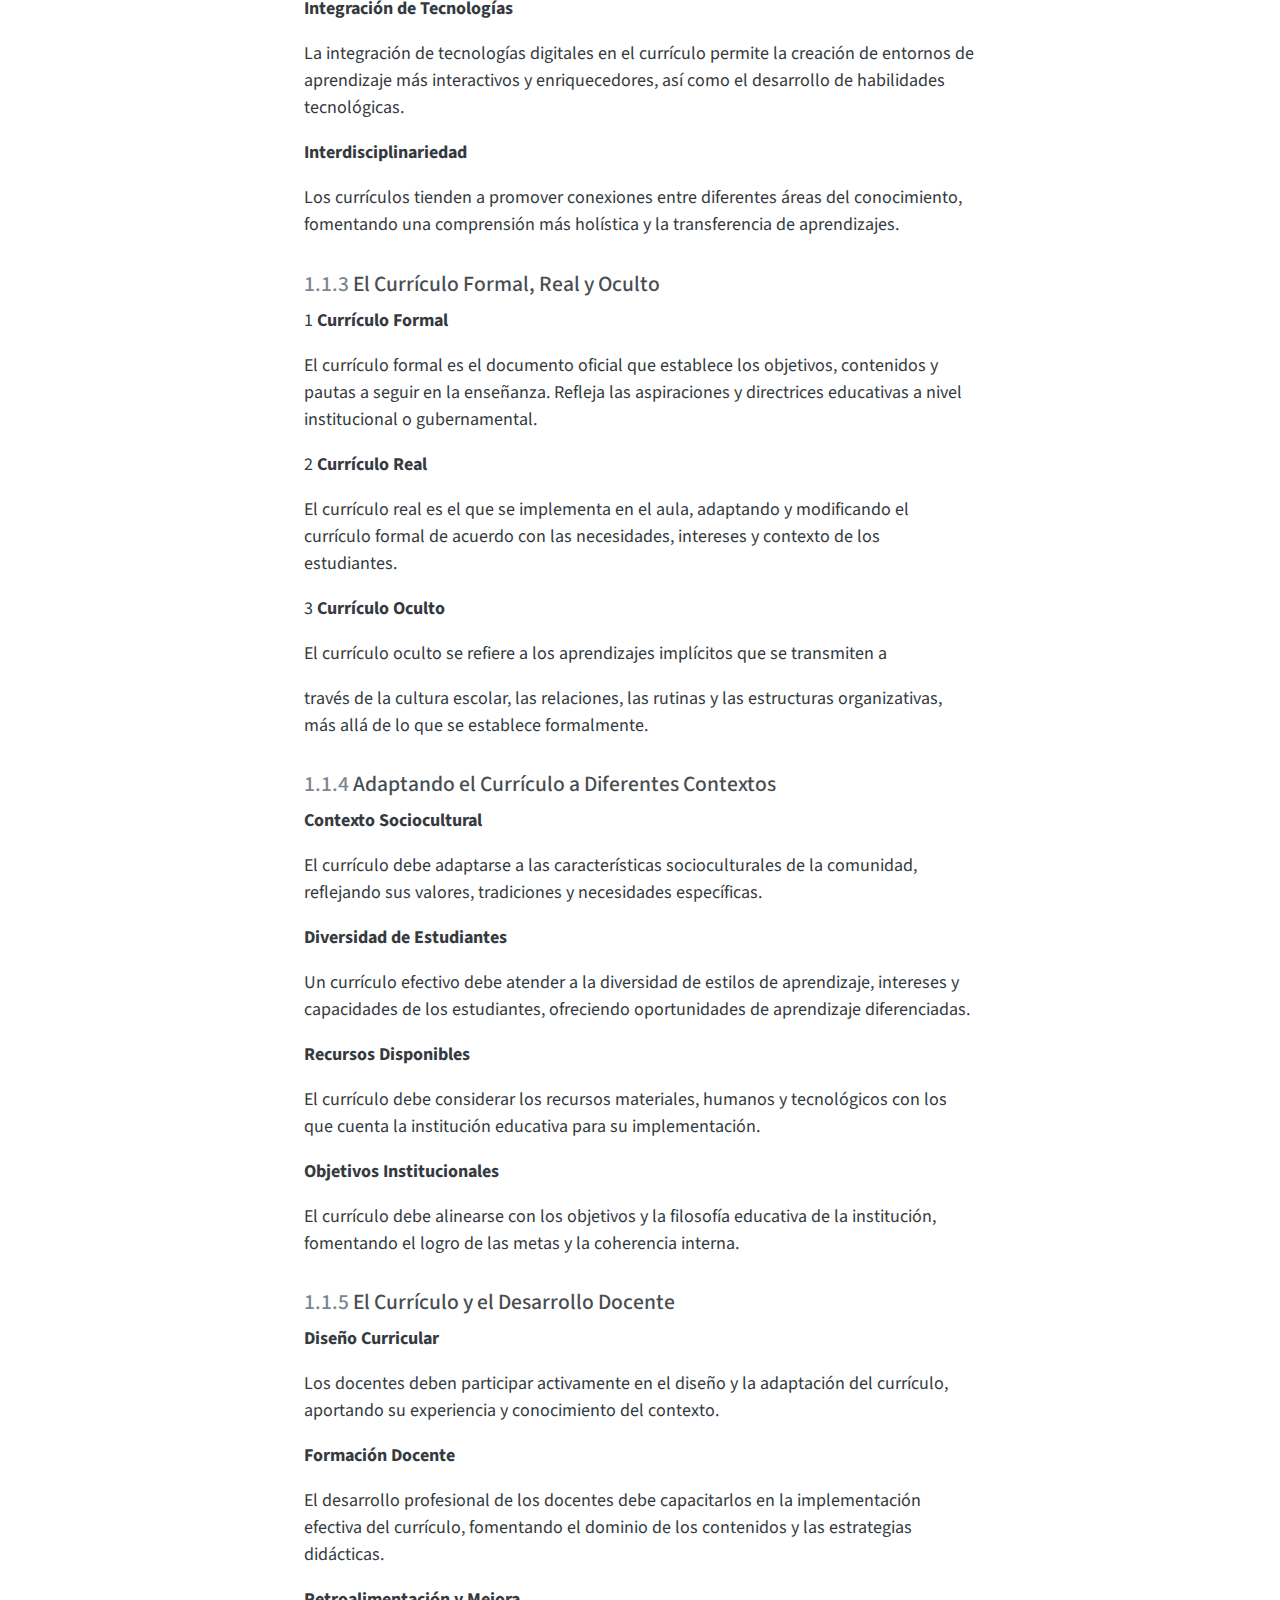
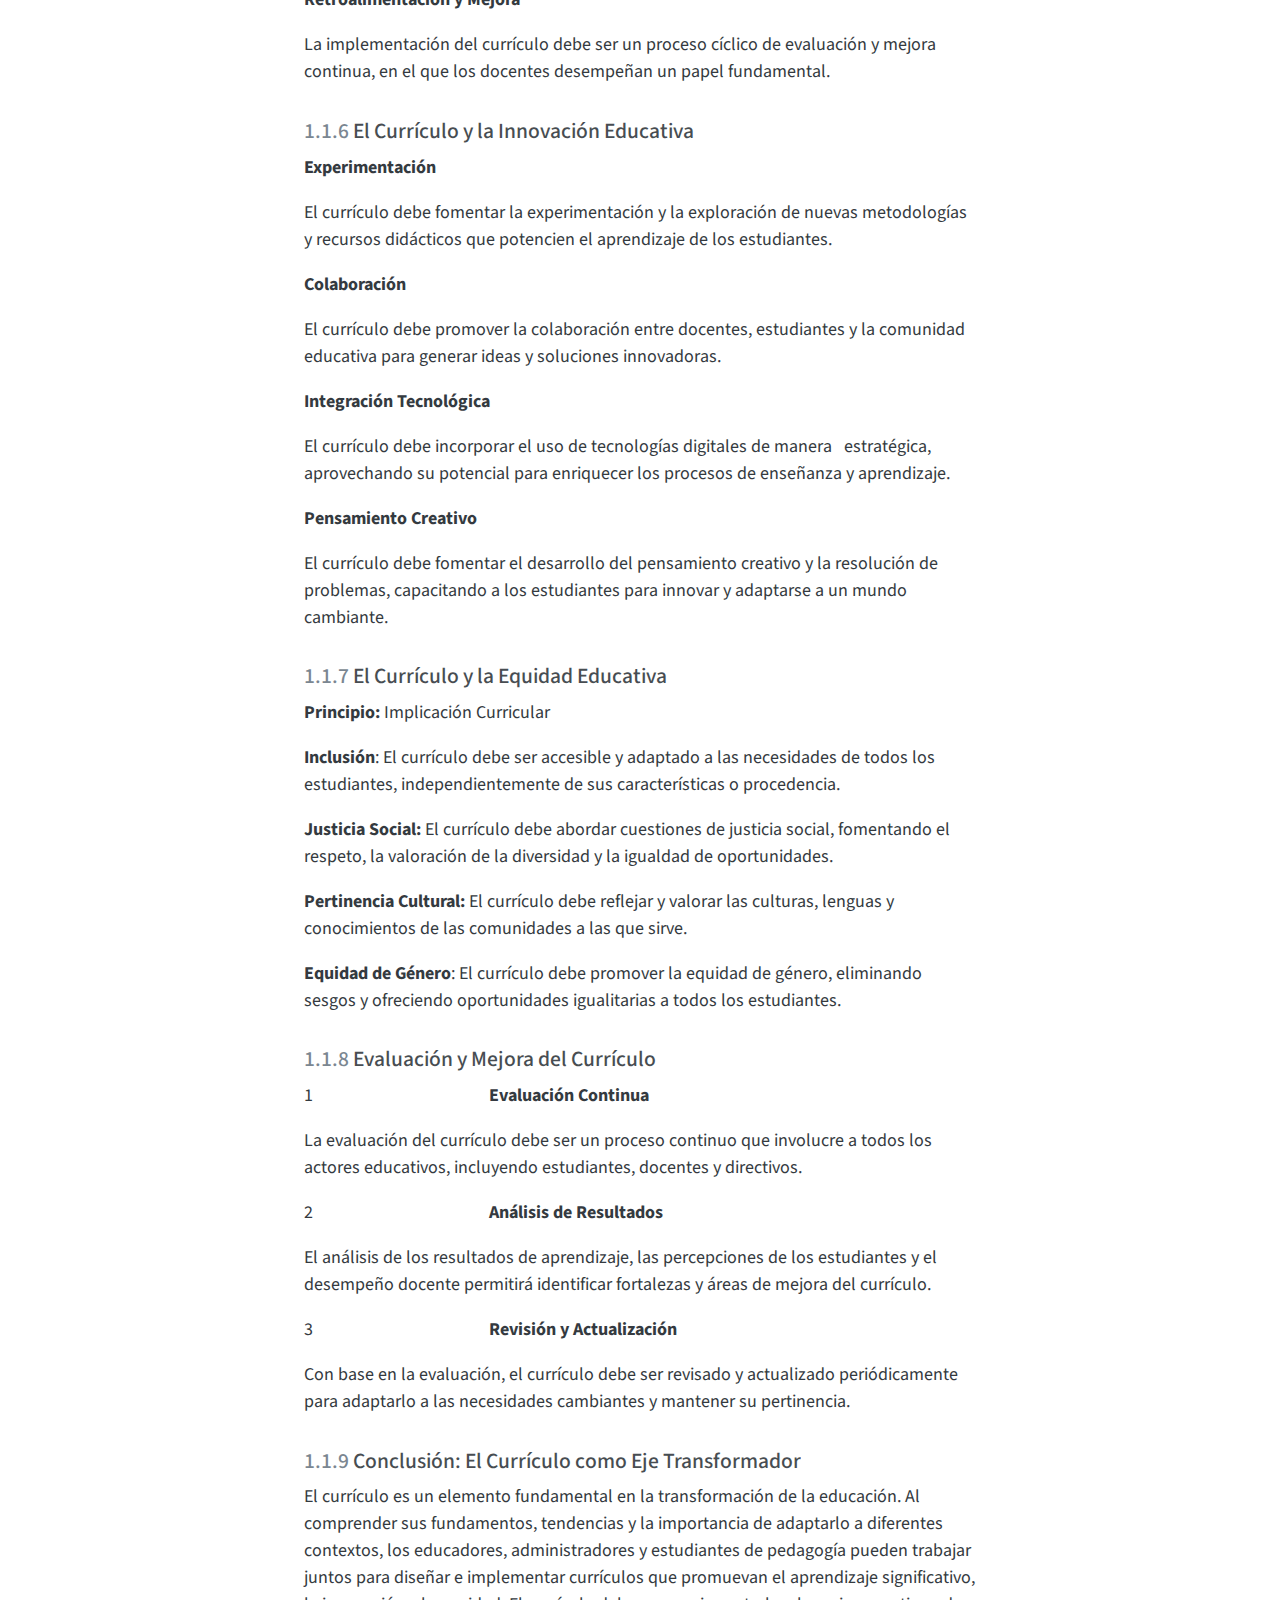
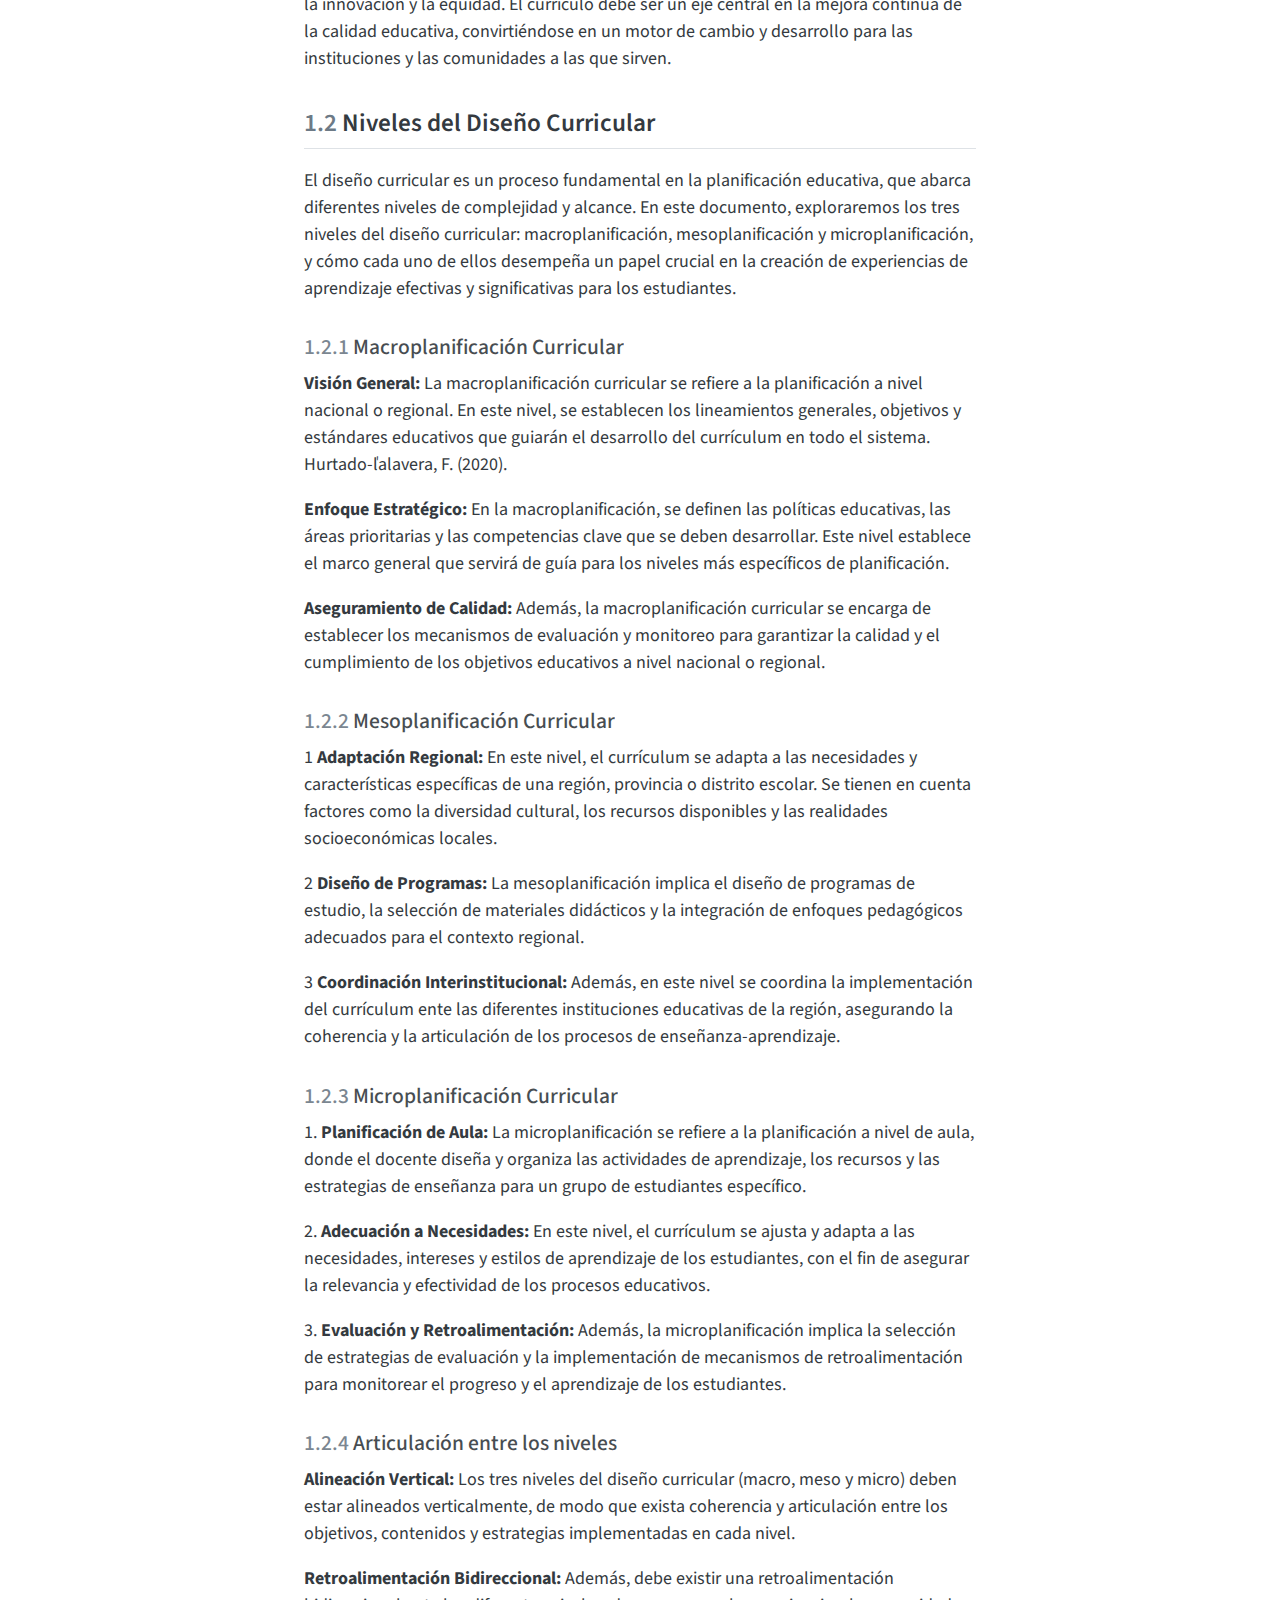
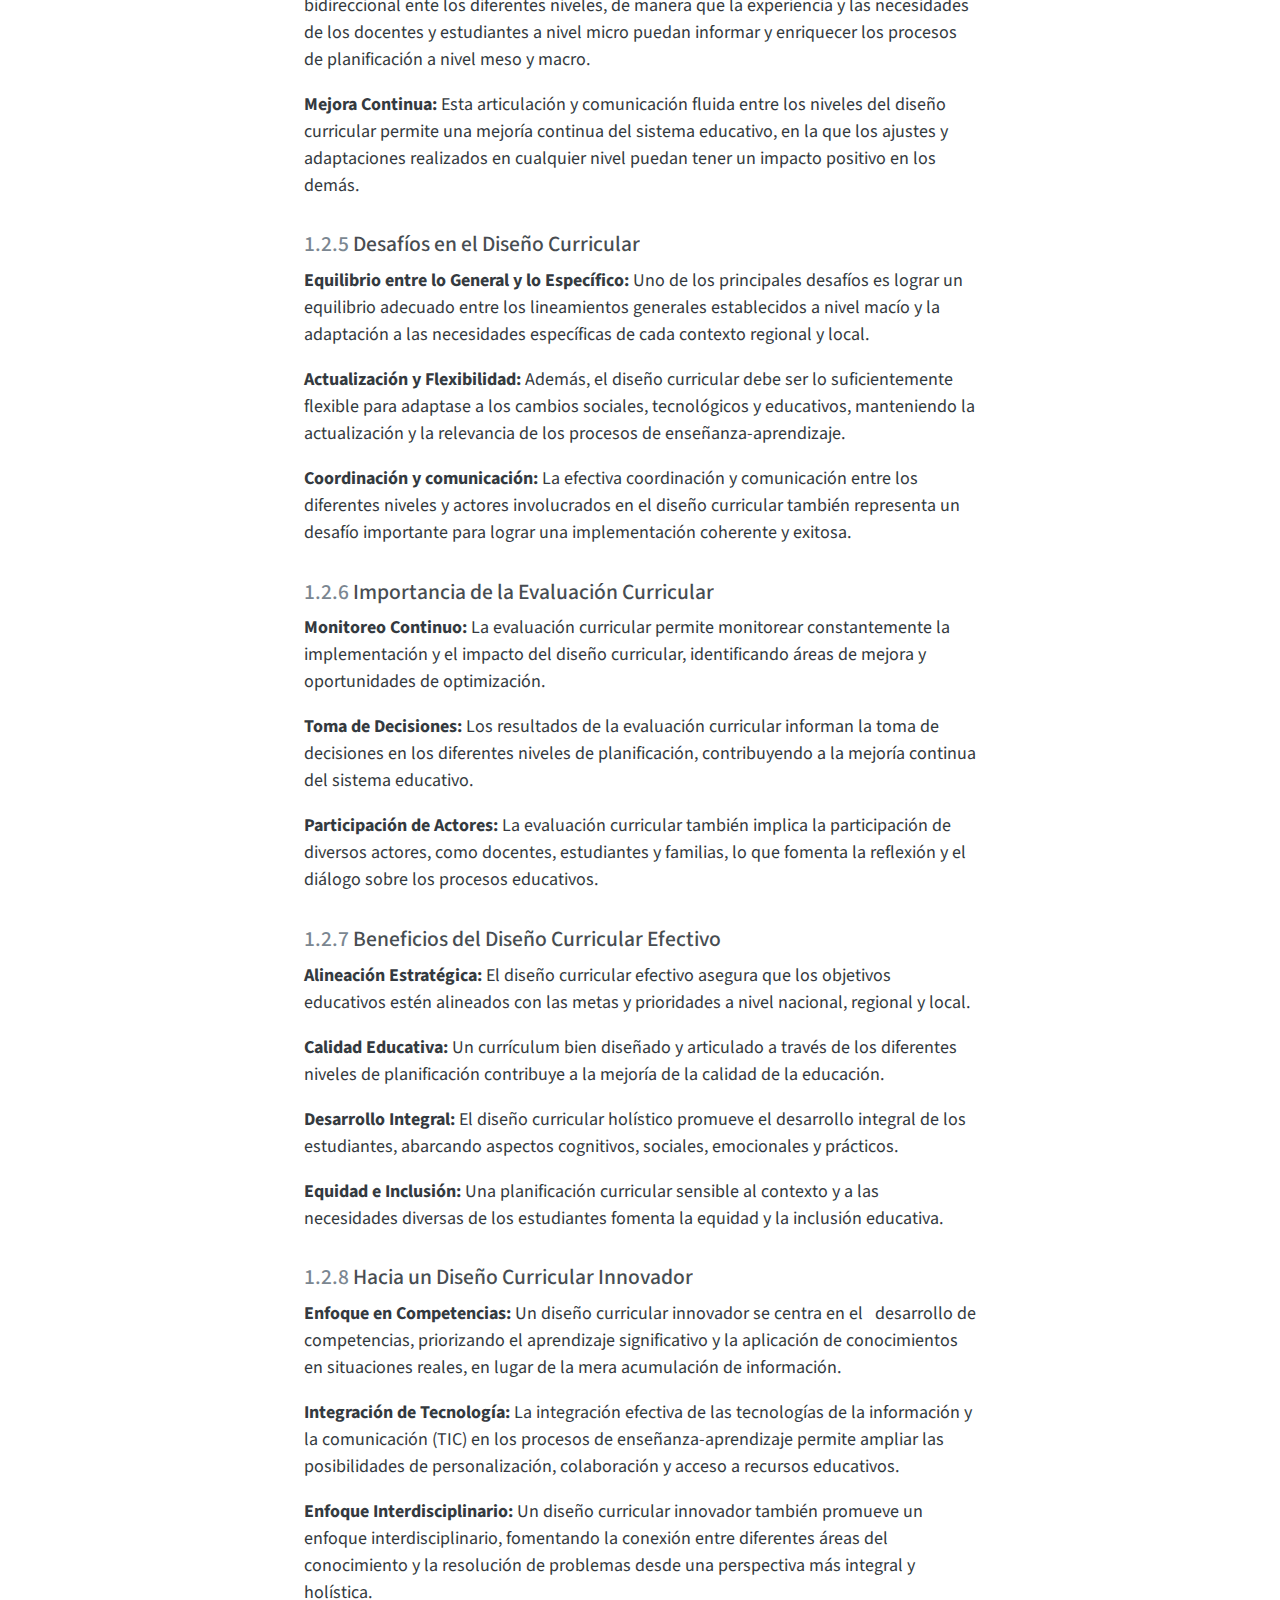
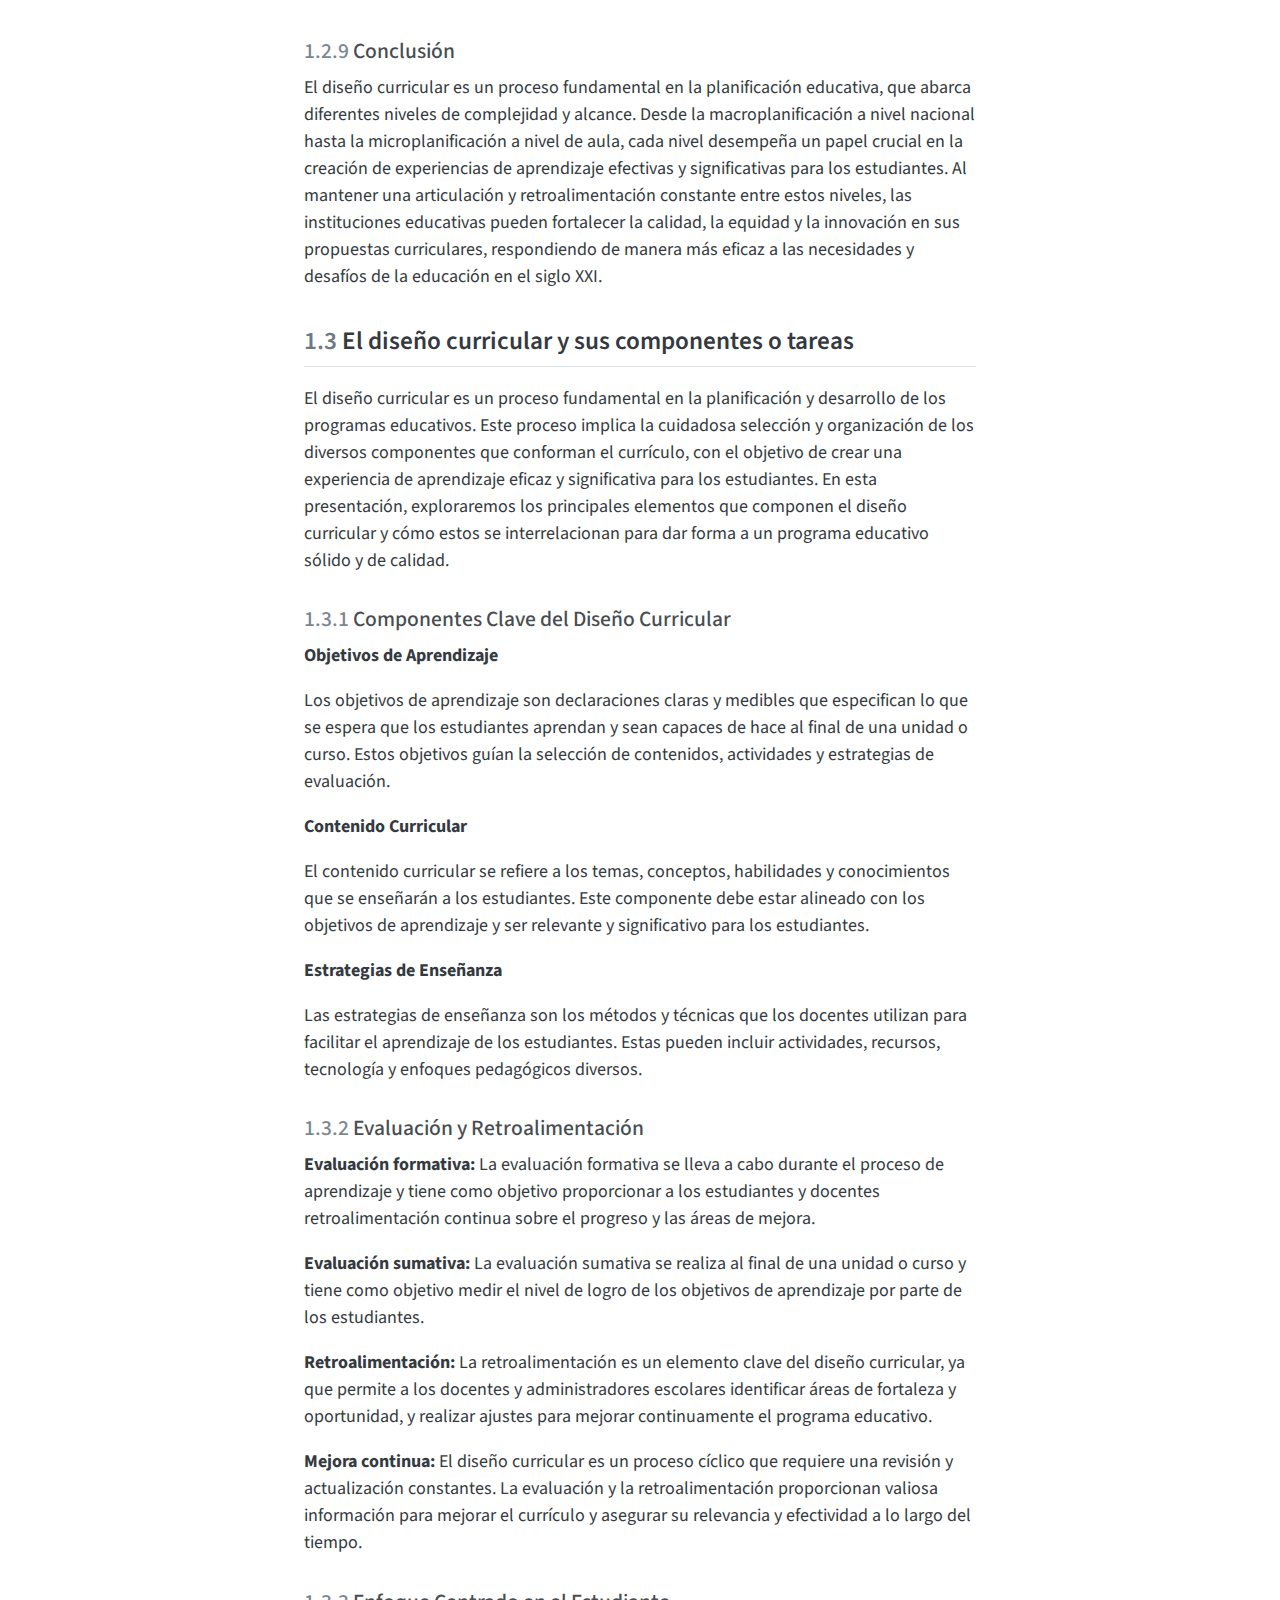
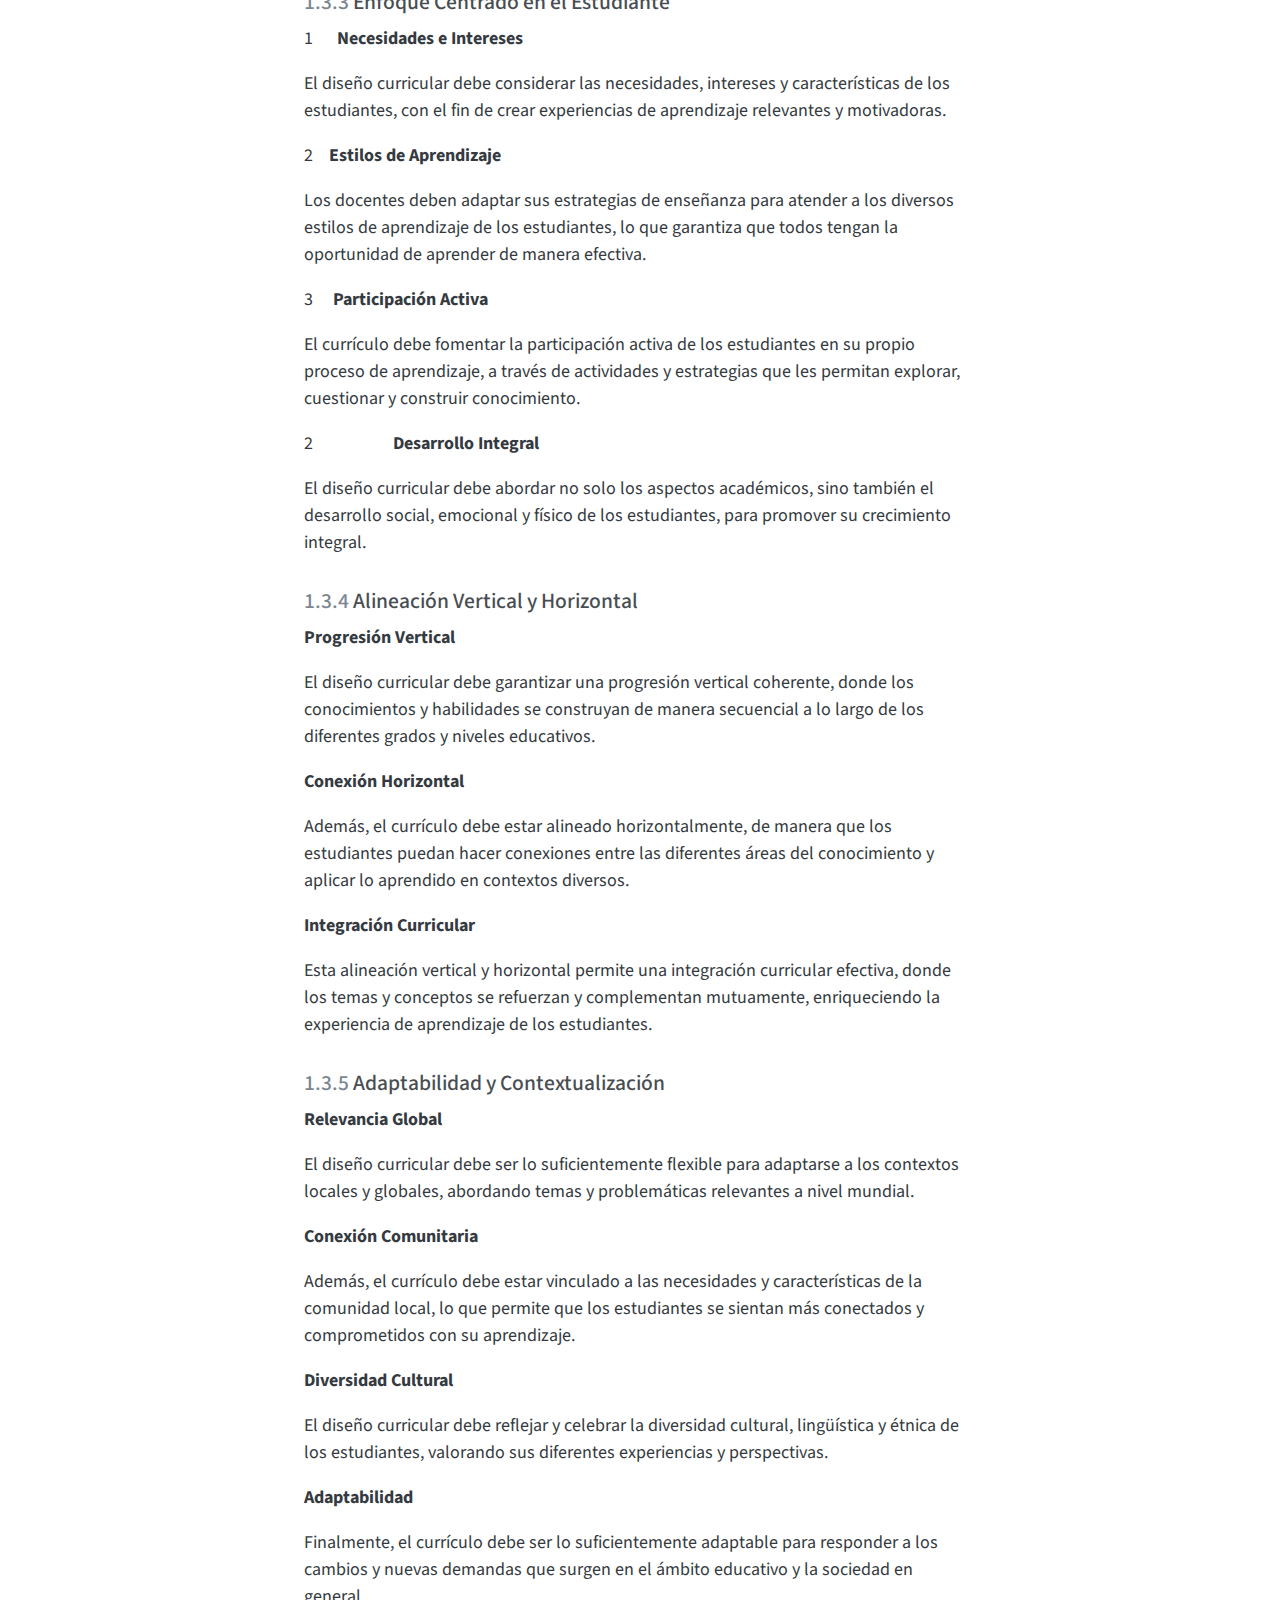
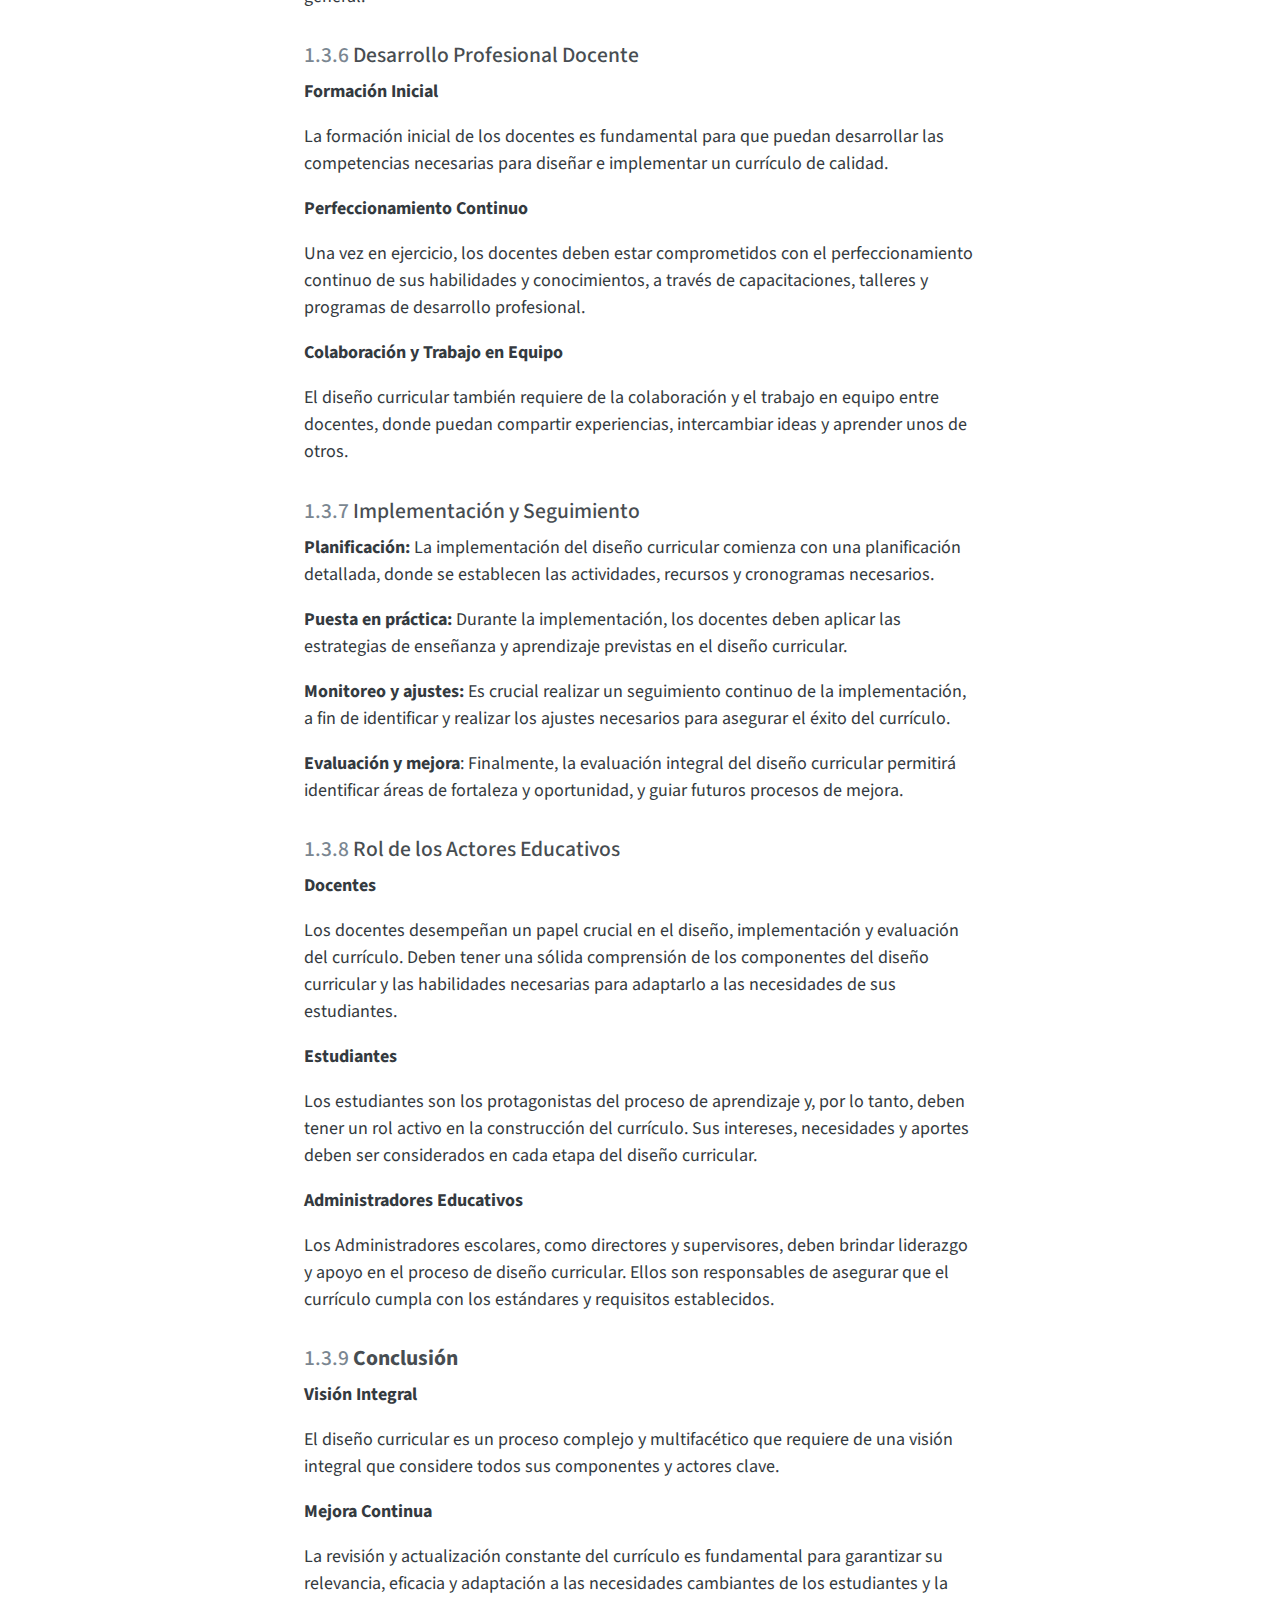
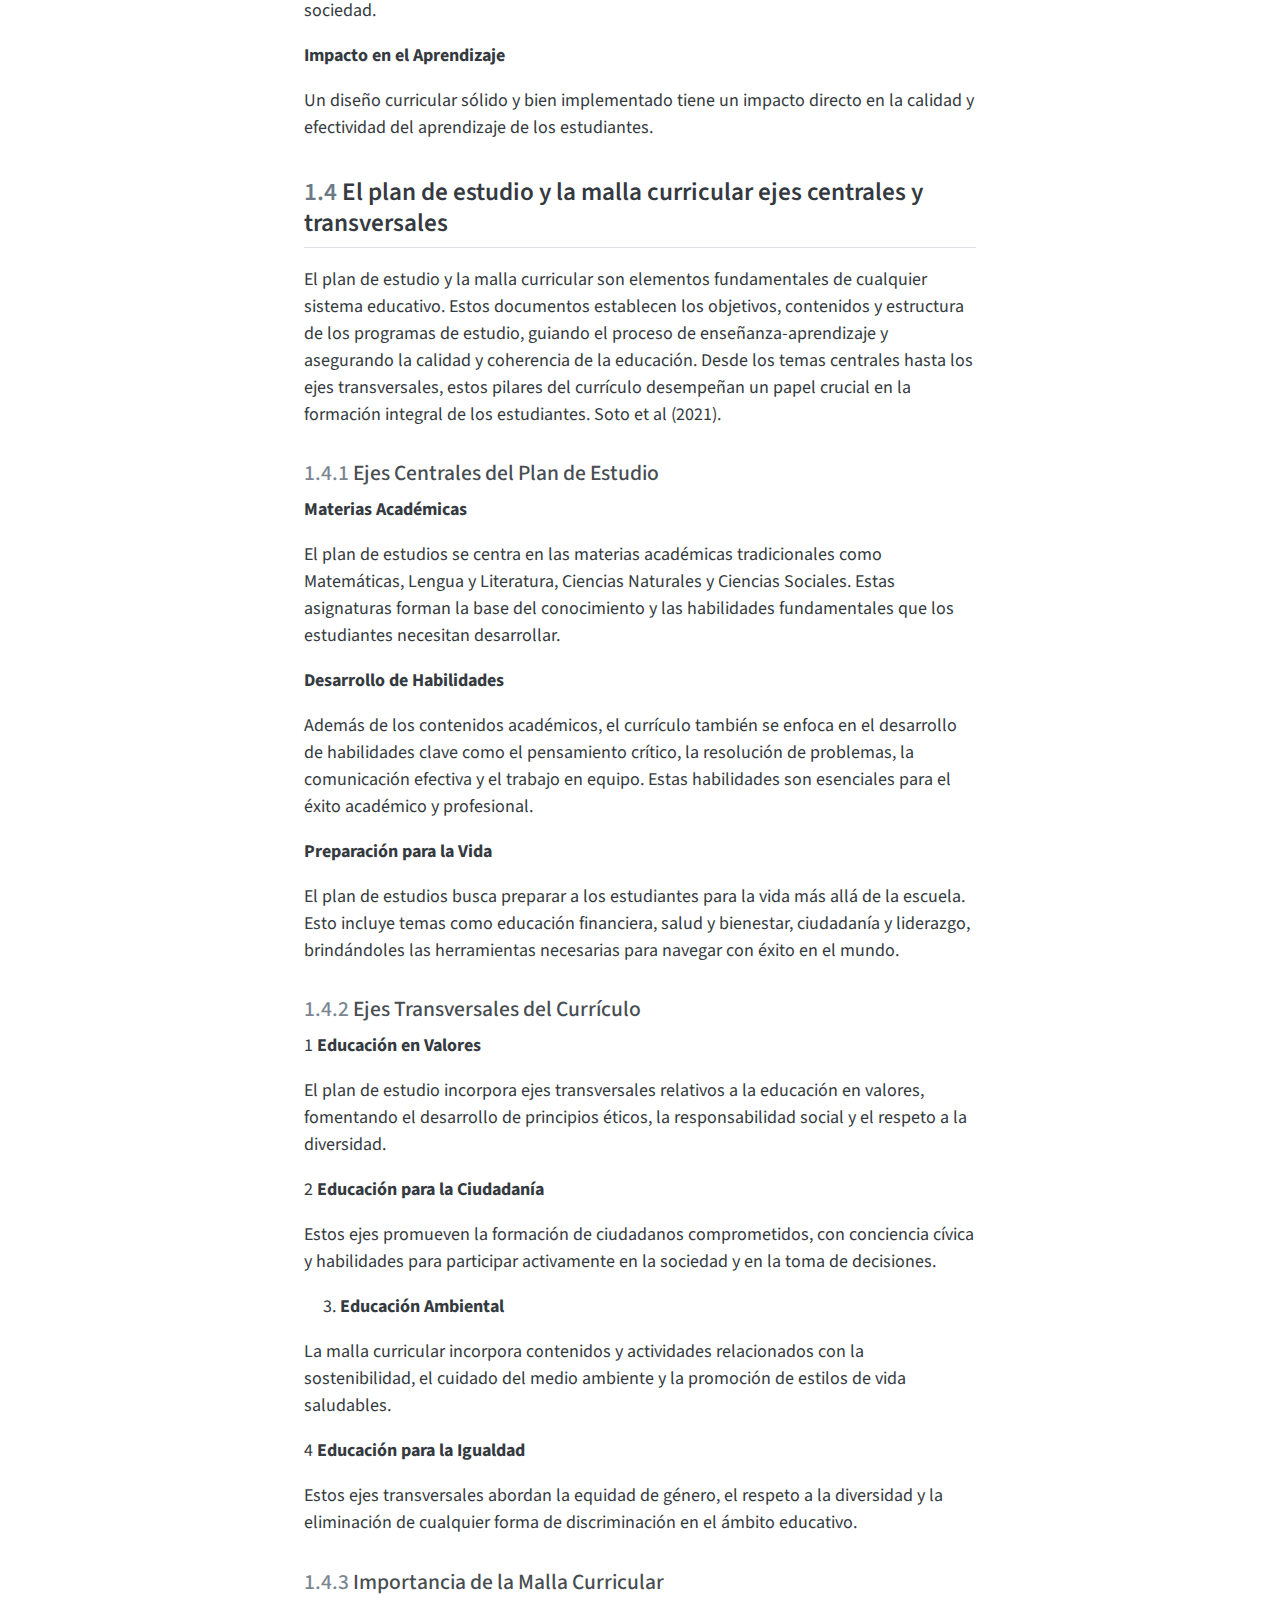
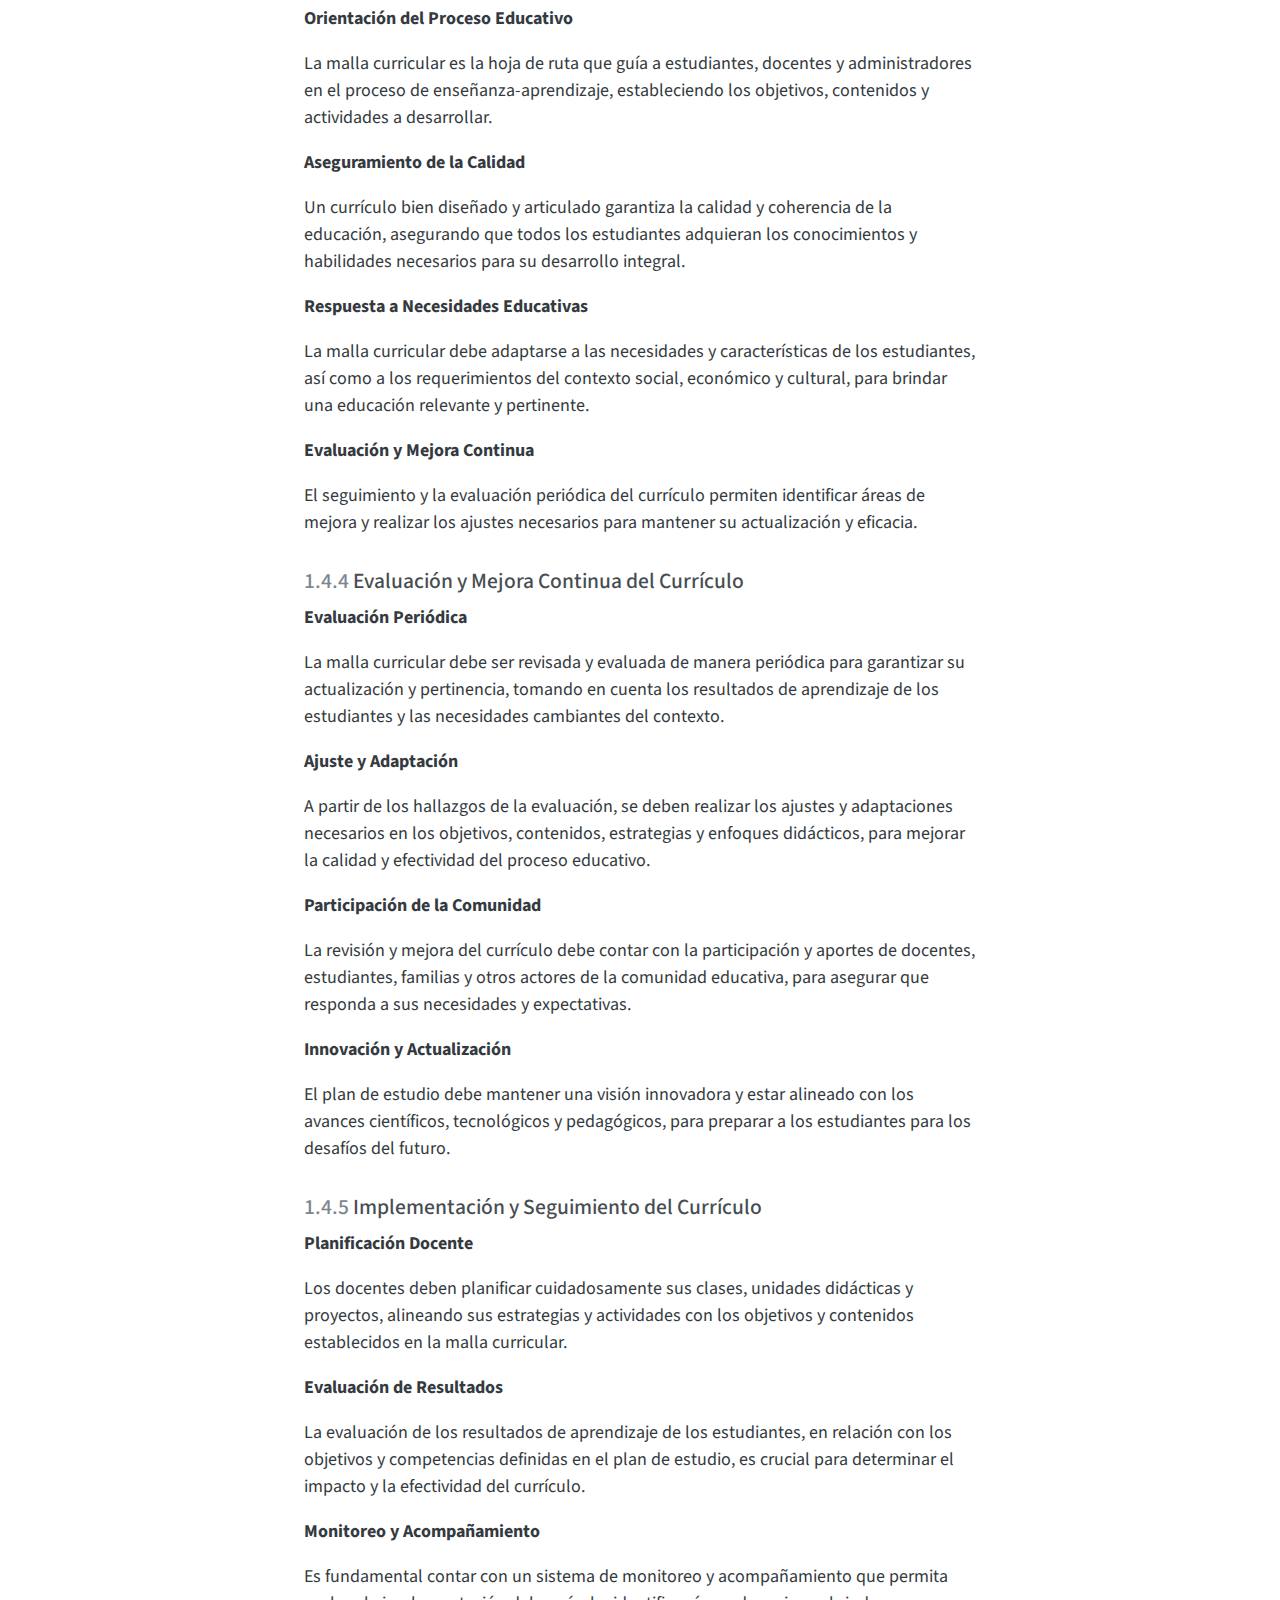
<file: c-01.html>
<!DOCTYPE html>
<html xmlns="http://www.w3.org/1999/xhtml" lang="es" xml:lang="es"><head>

<meta charset="utf-8">
<meta name="generator" content="quarto-1.5.53">

<meta name="viewport" content="width=device-width, initial-scale=1.0, user-scalable=yes">

<meta name="author" content="Marcelo Amores">

<title>1&nbsp; UNIDAD I: EL DISEÑO CURRICULAR Y SUS DIMENSIONES. – APUNTES DEL PROGRAMA DE MAESTRÍA EN EDUCACIÓN MENCIÓN EN PEDAGOGÍA</title>
<style>
code{white-space: pre-wrap;}
span.smallcaps{font-variant: small-caps;}
div.columns{display: flex; gap: min(4vw, 1.5em);}
div.column{flex: auto; overflow-x: auto;}
div.hanging-indent{margin-left: 1.5em; text-indent: -1.5em;}
ul.task-list{list-style: none;}
ul.task-list li input[type="checkbox"] {
  width: 0.8em;
  margin: 0 0.8em 0.2em -1em; /* quarto-specific, see https://github.com/quarto-dev/quarto-cli/issues/4556 */ 
  vertical-align: middle;
}
</style>


<script src="site_libs/quarto-nav/quarto-nav.js"></script>
<script src="site_libs/quarto-nav/headroom.min.js"></script>
<script src="site_libs/clipboard/clipboard.min.js"></script>
<script src="site_libs/quarto-search/autocomplete.umd.js"></script>
<script src="site_libs/quarto-search/fuse.min.js"></script>
<script src="site_libs/quarto-search/quarto-search.js"></script>
<meta name="quarto:offset" content="./">
<link href="./c-02.html" rel="next">
<link href="./index.html" rel="prev">
<link href="./images/cover1.jpg" rel="icon" type="image/jpeg">
<script src="site_libs/quarto-html/quarto.js"></script>
<script src="site_libs/quarto-html/popper.min.js"></script>
<script src="site_libs/quarto-html/tippy.umd.min.js"></script>
<script src="site_libs/quarto-html/anchor.min.js"></script>
<link href="site_libs/quarto-html/tippy.css" rel="stylesheet">
<link href="site_libs/quarto-html/quarto-syntax-highlighting.css" rel="stylesheet" id="quarto-text-highlighting-styles">
<script src="site_libs/bootstrap/bootstrap.min.js"></script>
<link href="site_libs/bootstrap/bootstrap-icons.css" rel="stylesheet">
<link href="site_libs/bootstrap/bootstrap.min.css" rel="stylesheet" id="quarto-bootstrap" data-mode="light">
<script id="quarto-search-options" type="application/json">{
  "location": "sidebar",
  "copy-button": false,
  "collapse-after": 3,
  "panel-placement": "start",
  "type": "textbox",
  "limit": 50,
  "keyboard-shortcut": [
    "f",
    "/",
    "s"
  ],
  "show-item-context": false,
  "language": {
    "search-no-results-text": "Sin resultados",
    "search-matching-documents-text": "documentos encontrados",
    "search-copy-link-title": "Copiar el enlace en la búsqueda",
    "search-hide-matches-text": "Ocultar resultados adicionales",
    "search-more-match-text": "resultado adicional en este documento",
    "search-more-matches-text": "resultados adicionales en este documento",
    "search-clear-button-title": "Borrar",
    "search-text-placeholder": "",
    "search-detached-cancel-button-title": "Cancelar",
    "search-submit-button-title": "Enviar",
    "search-label": "Buscar"
  }
}</script>
<script defer="" data-domain="r4ds.hadley.nz" src="https://plausible.io/js/plausible.js"></script>


</head>

<body class="nav-sidebar floating">

<div id="quarto-search-results"></div>
  <header id="quarto-header" class="headroom fixed-top">
  <nav class="quarto-secondary-nav">
    <div class="container-fluid d-flex">
      <button type="button" class="quarto-btn-toggle btn" data-bs-toggle="collapse" role="button" data-bs-target=".quarto-sidebar-collapse-item" aria-controls="quarto-sidebar" aria-expanded="false" aria-label="Alternar barra lateral" onclick="if (window.quartoToggleHeadroom) { window.quartoToggleHeadroom(); }">
        <i class="bi bi-layout-text-sidebar-reverse"></i>
      </button>
        <nav class="quarto-page-breadcrumbs" aria-label="breadcrumb"><ol class="breadcrumb"><li class="breadcrumb-item"><a href="./c-01.html">DISEÑO CURRICULAR EN LOS ENTORNOS VIRTUALES</a></li><li class="breadcrumb-item"><a href="./c-01.html"><span class="chapter-number">1</span>&nbsp; <span class="chapter-title">UNIDAD I: EL DISEÑO CURRICULAR Y SUS DIMENSIONES.</span></a></li></ol></nav>
        <a class="flex-grow-1" role="navigation" data-bs-toggle="collapse" data-bs-target=".quarto-sidebar-collapse-item" aria-controls="quarto-sidebar" aria-expanded="false" aria-label="Alternar barra lateral" onclick="if (window.quartoToggleHeadroom) { window.quartoToggleHeadroom(); }">      
        </a>
      <button type="button" class="btn quarto-search-button" aria-label="Buscar" onclick="window.quartoOpenSearch();">
        <i class="bi bi-search"></i>
      </button>
    </div>
  </nav>
</header>
<!-- content -->
<div id="quarto-content" class="quarto-container page-columns page-rows-contents page-layout-article">
<!-- sidebar -->
  <nav id="quarto-sidebar" class="sidebar collapse collapse-horizontal quarto-sidebar-collapse-item sidebar-navigation floating overflow-auto">
    <div class="pt-lg-2 mt-2 text-left sidebar-header">
    <div class="sidebar-title mb-0 py-0">
      <a href="./">APUNTES DEL PROGRAMA DE MAESTRÍA EN EDUCACIÓN MENCIÓN EN PEDAGOGÍA</a> 
        <div class="sidebar-tools-main">
  <a href="" class="quarto-reader-toggle quarto-navigation-tool px-1" onclick="window.quartoToggleReader(); return false;" title="Alternar modo lector">
  <div class="quarto-reader-toggle-btn">
  <i class="bi"></i>
  </div>
</a>
</div>
    </div>
      </div>
        <div class="mt-2 flex-shrink-0 align-items-center">
        <div class="sidebar-search">
        <div id="quarto-search" class="" title="Buscar"></div>
        </div>
        </div>
    <div class="sidebar-menu-container"> 
    <ul class="list-unstyled mt-1">
        <li class="sidebar-item">
  <div class="sidebar-item-container"> 
  <a href="./index.html" class="sidebar-item-text sidebar-link">
 <span class="menu-text">PRESENTACIÓN</span></a>
  </div>
</li>
        <li class="sidebar-item sidebar-item-section">
      <div class="sidebar-item-container"> 
            <a class="sidebar-item-text sidebar-link text-start" data-bs-toggle="collapse" data-bs-target="#quarto-sidebar-section-1" role="navigation" aria-expanded="true">
 <span class="menu-text">DISEÑO CURRICULAR EN LOS ENTORNOS VIRTUALES</span></a>
          <a class="sidebar-item-toggle text-start" data-bs-toggle="collapse" data-bs-target="#quarto-sidebar-section-1" role="navigation" aria-expanded="true" aria-label="Alternar sección">
            <i class="bi bi-chevron-right ms-2"></i>
          </a> 
      </div>
      <ul id="quarto-sidebar-section-1" class="collapse list-unstyled sidebar-section depth1 show">  
          <li class="sidebar-item">
  <div class="sidebar-item-container"> 
  <a href="./c-01.html" class="sidebar-item-text sidebar-link active">
 <span class="menu-text"><span class="chapter-number">1</span>&nbsp; <span class="chapter-title">UNIDAD I: EL DISEÑO CURRICULAR Y SUS DIMENSIONES.</span></span></a>
  </div>
</li>
          <li class="sidebar-item">
  <div class="sidebar-item-container"> 
  <a href="./c-02.html" class="sidebar-item-text sidebar-link">
 <span class="menu-text"><span class="chapter-number">2</span>&nbsp; <span class="chapter-title">UNIDAD II: PERFILES CURRICULARES Y EVALUACIÓN CURRICULAR.</span></span></a>
  </div>
</li>
          <li class="sidebar-item">
  <div class="sidebar-item-container"> 
  <a href="./c-03.html" class="sidebar-item-text sidebar-link">
 <span class="menu-text"><span class="chapter-number">3</span>&nbsp; <span class="chapter-title">UNIDAD III: INTEGRACIÓN CURRICULAR DE LOS RECURSOSO EDUCATIVOS VIRTUALES.</span></span></a>
  </div>
</li>
          <li class="sidebar-item">
  <div class="sidebar-item-container"> 
  <a href="./c-04.html" class="sidebar-item-text sidebar-link">
 <span class="menu-text"><span class="chapter-number">4</span>&nbsp; <span class="chapter-title">UNIDAD IV: INTEGRACIÓN CURRICULAR DE LOS RECURSOS EDUCATIVOS VIRTUALES.</span></span></a>
  </div>
</li>
      </ul>
  </li>
        <li class="sidebar-item sidebar-item-section">
      <div class="sidebar-item-container"> 
            <a class="sidebar-item-text sidebar-link text-start" data-bs-toggle="collapse" data-bs-target="#quarto-sidebar-section-2" role="navigation" aria-expanded="true">
 <span class="menu-text">PSICOPEDAGOGÍA DE LA ENSEÑANZA</span></a>
          <a class="sidebar-item-toggle text-start" data-bs-toggle="collapse" data-bs-target="#quarto-sidebar-section-2" role="navigation" aria-expanded="true" aria-label="Alternar sección">
            <i class="bi bi-chevron-right ms-2"></i>
          </a> 
      </div>
      <ul id="quarto-sidebar-section-2" class="collapse list-unstyled sidebar-section depth1 show">  
          <li class="sidebar-item">
  <div class="sidebar-item-container"> 
  <a href="./a-01.html" class="sidebar-item-text sidebar-link">
 <span class="menu-text"><span class="chapter-number">5</span>&nbsp; <span class="chapter-title">UNIDAD I: PSICOPEDAGOGÍA Y EDUCACIÓN</span></span></a>
  </div>
</li>
          <li class="sidebar-item">
  <div class="sidebar-item-container"> 
  <a href="./a-02.html" class="sidebar-item-text sidebar-link">
 <span class="menu-text"><span class="chapter-number">6</span>&nbsp; <span class="chapter-title">UNIDAD 2: DIFICULTADES DE APRENDIZAJE</span></span></a>
  </div>
</li>
          <li class="sidebar-item">
  <div class="sidebar-item-container"> 
  <a href="./a-03.html" class="sidebar-item-text sidebar-link">
 <span class="menu-text"><span class="chapter-number">7</span>&nbsp; <span class="chapter-title">UNIDAD III: INTERVENCIÓN PSICOPEDAGÓGICA</span></span></a>
  </div>
</li>
          <li class="sidebar-item">
  <div class="sidebar-item-container"> 
  <a href="./a-04.html" class="sidebar-item-text sidebar-link">
 <span class="menu-text"><span class="chapter-number">8</span>&nbsp; <span class="chapter-title">UNIDAD IV: EL INFORME PSICOPEDAGÓGICO</span></span></a>
  </div>
</li>
      </ul>
  </li>
        <li class="sidebar-item sidebar-item-section">
      <div class="sidebar-item-container"> 
            <a class="sidebar-item-text sidebar-link text-start" data-bs-toggle="collapse" data-bs-target="#quarto-sidebar-section-3" role="navigation" aria-expanded="true">
 <span class="menu-text">ESTRATEGIAS Y ESTILOS DE APRENDIZAJE</span></a>
          <a class="sidebar-item-toggle text-start" data-bs-toggle="collapse" data-bs-target="#quarto-sidebar-section-3" role="navigation" aria-expanded="true" aria-label="Alternar sección">
            <i class="bi bi-chevron-right ms-2"></i>
          </a> 
      </div>
      <ul id="quarto-sidebar-section-3" class="collapse list-unstyled sidebar-section depth1 show">  
          <li class="sidebar-item">
  <div class="sidebar-item-container"> 
  <a href="./b-01.html" class="sidebar-item-text sidebar-link">
 <span class="menu-text"><span class="chapter-number">9</span>&nbsp; <span class="chapter-title">UNIDAD I: INTELIGENCIA E INTELIGENCIAS MÚLTIPLES.</span></span></a>
  </div>
</li>
          <li class="sidebar-item">
  <div class="sidebar-item-container"> 
  <a href="./b-02.html" class="sidebar-item-text sidebar-link">
 <span class="menu-text"><span class="chapter-number">10</span>&nbsp; <span class="chapter-title">UNIDAD II: ESTRATEGIA Y ESTILOS DE APRENDIZAJE.</span></span></a>
  </div>
</li>
          <li class="sidebar-item">
  <div class="sidebar-item-container"> 
  <a href="./b-03.html" class="sidebar-item-text sidebar-link">
 <span class="menu-text"><span class="chapter-number">11</span>&nbsp; <span class="chapter-title">UNIDAD III: CREATIVIDAD EN LA EDUCACIÓN.</span></span></a>
  </div>
</li>
          <li class="sidebar-item">
  <div class="sidebar-item-container"> 
  <a href="./b-04.html" class="sidebar-item-text sidebar-link">
 <span class="menu-text"><span class="chapter-number">12</span>&nbsp; <span class="chapter-title">UNIDAD IV: EL APRENDIZAJE COLABORATIVO.</span></span></a>
  </div>
</li>
      </ul>
  </li>
    </ul>
    </div>
</nav>
<div id="quarto-sidebar-glass" class="quarto-sidebar-collapse-item" data-bs-toggle="collapse" data-bs-target=".quarto-sidebar-collapse-item"></div>
<!-- margin-sidebar -->
    <div id="quarto-margin-sidebar" class="sidebar margin-sidebar">
        <nav id="TOC" role="doc-toc" class="toc-active">
    <h2 id="toc-title">Tabla de contenidos</h2>
   
  <ul>
  <li><a href="#el-currículo-fundamentos-y-tendencias" id="toc-el-currículo-fundamentos-y-tendencias" class="nav-link active" data-scroll-target="#el-currículo-fundamentos-y-tendencias"><span class="header-section-number">1.1</span> El Currículo: Fundamentos y Tendencias</a>
  <ul class="collapse">
  <li><a href="#fundamentos-del-currículo" id="toc-fundamentos-del-currículo" class="nav-link" data-scroll-target="#fundamentos-del-currículo"><span class="header-section-number">1.1.1</span> Fundamentos del Currículo</a></li>
  <li><a href="#tendencias-curriculares" id="toc-tendencias-curriculares" class="nav-link" data-scroll-target="#tendencias-curriculares"><span class="header-section-number">1.1.2</span> Tendencias Curriculares</a></li>
  <li><a href="#el-currículo-formal-real-y-oculto" id="toc-el-currículo-formal-real-y-oculto" class="nav-link" data-scroll-target="#el-currículo-formal-real-y-oculto"><span class="header-section-number">1.1.3</span> El Currículo Formal, Real y Oculto</a></li>
  <li><a href="#adaptando-el-currículo-a-diferentes-contextos" id="toc-adaptando-el-currículo-a-diferentes-contextos" class="nav-link" data-scroll-target="#adaptando-el-currículo-a-diferentes-contextos"><span class="header-section-number">1.1.4</span> Adaptando el Currículo a Diferentes Contextos</a></li>
  <li><a href="#el-currículo-y-el-desarrollo-docente" id="toc-el-currículo-y-el-desarrollo-docente" class="nav-link" data-scroll-target="#el-currículo-y-el-desarrollo-docente"><span class="header-section-number">1.1.5</span> El Currículo y el Desarrollo Docente</a></li>
  <li><a href="#el-currículo-y-la-innovación-educativa" id="toc-el-currículo-y-la-innovación-educativa" class="nav-link" data-scroll-target="#el-currículo-y-la-innovación-educativa"><span class="header-section-number">1.1.6</span> El Currículo y la Innovación Educativa</a></li>
  <li><a href="#el-currículo-y-la-equidad-educativa" id="toc-el-currículo-y-la-equidad-educativa" class="nav-link" data-scroll-target="#el-currículo-y-la-equidad-educativa"><span class="header-section-number">1.1.7</span> El Currículo y la Equidad Educativa</a></li>
  <li><a href="#evaluación-y-mejora-del-currículo" id="toc-evaluación-y-mejora-del-currículo" class="nav-link" data-scroll-target="#evaluación-y-mejora-del-currículo"><span class="header-section-number">1.1.8</span> Evaluación y Mejora del Currículo</a></li>
  <li><a href="#conclusión-el-currículo-como-eje-transformador" id="toc-conclusión-el-currículo-como-eje-transformador" class="nav-link" data-scroll-target="#conclusión-el-currículo-como-eje-transformador"><span class="header-section-number">1.1.9</span> Conclusión: El Currículo como Eje Transformador</a></li>
  </ul></li>
  <li><a href="#niveles-del-diseño-curricular" id="toc-niveles-del-diseño-curricular" class="nav-link" data-scroll-target="#niveles-del-diseño-curricular"><span class="header-section-number">1.2</span> Niveles del Diseño Curricular</a>
  <ul class="collapse">
  <li><a href="#macroplanificación-curricular" id="toc-macroplanificación-curricular" class="nav-link" data-scroll-target="#macroplanificación-curricular"><span class="header-section-number">1.2.1</span> Macroplanificación Curricular</a></li>
  <li><a href="#mesoplanificación-curricular" id="toc-mesoplanificación-curricular" class="nav-link" data-scroll-target="#mesoplanificación-curricular"><span class="header-section-number">1.2.2</span> Mesoplanificación Curricular</a></li>
  <li><a href="#microplanificación-curricular" id="toc-microplanificación-curricular" class="nav-link" data-scroll-target="#microplanificación-curricular"><span class="header-section-number">1.2.3</span> Microplanificación Curricular</a></li>
  <li><a href="#articulación-entre-los-niveles" id="toc-articulación-entre-los-niveles" class="nav-link" data-scroll-target="#articulación-entre-los-niveles"><span class="header-section-number">1.2.4</span> Articulación entre los niveles</a></li>
  <li><a href="#desafíos-en-el-diseño-curricular" id="toc-desafíos-en-el-diseño-curricular" class="nav-link" data-scroll-target="#desafíos-en-el-diseño-curricular"><span class="header-section-number">1.2.5</span> Desafíos en el Diseño Curricular</a></li>
  <li><a href="#importancia-de-la-evaluación-curricular" id="toc-importancia-de-la-evaluación-curricular" class="nav-link" data-scroll-target="#importancia-de-la-evaluación-curricular"><span class="header-section-number">1.2.6</span> Importancia de la Evaluación Curricular</a></li>
  <li><a href="#beneficios-del-diseño-curricular-efectivo" id="toc-beneficios-del-diseño-curricular-efectivo" class="nav-link" data-scroll-target="#beneficios-del-diseño-curricular-efectivo"><span class="header-section-number">1.2.7</span> Beneficios del Diseño Curricular Efectivo</a></li>
  <li><a href="#hacia-un-diseño-curricular-innovador" id="toc-hacia-un-diseño-curricular-innovador" class="nav-link" data-scroll-target="#hacia-un-diseño-curricular-innovador"><span class="header-section-number">1.2.8</span> Hacia un Diseño Curricular Innovador</a></li>
  <li><a href="#conclusión" id="toc-conclusión" class="nav-link" data-scroll-target="#conclusión"><span class="header-section-number">1.2.9</span> Conclusión</a></li>
  </ul></li>
  <li><a href="#el-diseño-curricular-y-sus-componentes-o-tareas" id="toc-el-diseño-curricular-y-sus-componentes-o-tareas" class="nav-link" data-scroll-target="#el-diseño-curricular-y-sus-componentes-o-tareas"><span class="header-section-number">1.3</span> El diseño curricular y sus componentes o tareas</a>
  <ul class="collapse">
  <li><a href="#componentes-clave-del-diseño-curricular" id="toc-componentes-clave-del-diseño-curricular" class="nav-link" data-scroll-target="#componentes-clave-del-diseño-curricular"><span class="header-section-number">1.3.1</span> Componentes Clave del Diseño Curricular</a></li>
  <li><a href="#evaluación-y-retroalimentación" id="toc-evaluación-y-retroalimentación" class="nav-link" data-scroll-target="#evaluación-y-retroalimentación"><span class="header-section-number">1.3.2</span> Evaluación y Retroalimentación</a></li>
  <li><a href="#enfoque-centrado-en-el-estudiante" id="toc-enfoque-centrado-en-el-estudiante" class="nav-link" data-scroll-target="#enfoque-centrado-en-el-estudiante"><span class="header-section-number">1.3.3</span> Enfoque Centrado en el Estudiante</a></li>
  <li><a href="#alineación-vertical-y-horizontal" id="toc-alineación-vertical-y-horizontal" class="nav-link" data-scroll-target="#alineación-vertical-y-horizontal"><span class="header-section-number">1.3.4</span> Alineación Vertical y Horizontal</a></li>
  <li><a href="#adaptabilidad-y-contextualización" id="toc-adaptabilidad-y-contextualización" class="nav-link" data-scroll-target="#adaptabilidad-y-contextualización"><span class="header-section-number">1.3.5</span> Adaptabilidad y Contextualización</a></li>
  <li><a href="#desarrollo-profesional-docente" id="toc-desarrollo-profesional-docente" class="nav-link" data-scroll-target="#desarrollo-profesional-docente"><span class="header-section-number">1.3.6</span> Desarrollo Profesional Docente</a></li>
  <li><a href="#implementación-y-seguimiento" id="toc-implementación-y-seguimiento" class="nav-link" data-scroll-target="#implementación-y-seguimiento"><span class="header-section-number">1.3.7</span> Implementación y Seguimiento</a></li>
  <li><a href="#rol-de-los-actores-educativos" id="toc-rol-de-los-actores-educativos" class="nav-link" data-scroll-target="#rol-de-los-actores-educativos"><span class="header-section-number">1.3.8</span> Rol de los Actores Educativos</a></li>
  <li><a href="#conclusión-1" id="toc-conclusión-1" class="nav-link" data-scroll-target="#conclusión-1"><span class="header-section-number">1.3.9</span> <strong>Conclusión</strong></a></li>
  </ul></li>
  <li><a href="#el-plan-de-estudio-y-la-malla-curricular-ejes-centrales-y-transversales" id="toc-el-plan-de-estudio-y-la-malla-curricular-ejes-centrales-y-transversales" class="nav-link" data-scroll-target="#el-plan-de-estudio-y-la-malla-curricular-ejes-centrales-y-transversales"><span class="header-section-number">1.4</span> El plan de estudio y la malla curricular ejes centrales y transversales</a>
  <ul class="collapse">
  <li><a href="#ejes-centrales-del-plan-de-estudio" id="toc-ejes-centrales-del-plan-de-estudio" class="nav-link" data-scroll-target="#ejes-centrales-del-plan-de-estudio"><span class="header-section-number">1.4.1</span> Ejes Centrales del Plan de Estudio</a></li>
  <li><a href="#ejes-transversales-del-currículo" id="toc-ejes-transversales-del-currículo" class="nav-link" data-scroll-target="#ejes-transversales-del-currículo"><span class="header-section-number">1.4.2</span> Ejes Transversales del Currículo</a></li>
  <li><a href="#importancia-de-la-malla-curricular" id="toc-importancia-de-la-malla-curricular" class="nav-link" data-scroll-target="#importancia-de-la-malla-curricular"><span class="header-section-number">1.4.3</span> Importancia de la Malla Curricular</a></li>
  <li><a href="#evaluación-y-mejora-continua-del-currículo" id="toc-evaluación-y-mejora-continua-del-currículo" class="nav-link" data-scroll-target="#evaluación-y-mejora-continua-del-currículo"><span class="header-section-number">1.4.4</span> Evaluación y Mejora Continua del Currículo</a></li>
  <li><a href="#implementación-y-seguimiento-del-currículo" id="toc-implementación-y-seguimiento-del-currículo" class="nav-link" data-scroll-target="#implementación-y-seguimiento-del-currículo"><span class="header-section-number">1.4.5</span> Implementación y Seguimiento del Currículo</a></li>
  <li><a href="#preguntas-de-autoevaluación" id="toc-preguntas-de-autoevaluación" class="nav-link" data-scroll-target="#preguntas-de-autoevaluación"><span class="header-section-number">1.4.6</span> Preguntas de Autoevaluación</a></li>
  </ul></li>
  </ul>
</nav>
    </div>
<!-- main -->
<main class="content" id="quarto-document-content">

<header id="title-block-header" class="quarto-title-block default"><nav class="quarto-page-breadcrumbs quarto-title-breadcrumbs d-none d-lg-block" aria-label="breadcrumb"><ol class="breadcrumb"><li class="breadcrumb-item"><a href="./c-01.html">DISEÑO CURRICULAR EN LOS ENTORNOS VIRTUALES</a></li><li class="breadcrumb-item"><a href="./c-01.html"><span class="chapter-number">1</span>&nbsp; <span class="chapter-title">UNIDAD I: EL DISEÑO CURRICULAR Y SUS DIMENSIONES.</span></a></li></ol></nav>
<div class="quarto-title">
<h1 class="title"><span class="chapter-number">1</span>&nbsp; <span class="chapter-title">UNIDAD I: EL DISEÑO CURRICULAR Y SUS DIMENSIONES.</span></h1>
</div>



<div class="quarto-title-meta">

    
    <div>
    <div class="quarto-title-meta-heading">Fecha de publicación</div>
    <div class="quarto-title-meta-contents">
      <p class="date">sábado, 17 de agosto de 2024</p>
    </div>
  </div>
  
    
  </div>
  


</header>


<p>Objetivos</p>
<ul>
<li><p>Objetivo 1: Analizar el contexto curricular educativo para la estructuración del Diseño Curricular</p></li>
<li><p>Objetivo 2: Identificar los principales procesos de construcción del Perfil Curricular y de la evaluación ante un contexto dinámico de la educación.</p></li>
<li><p>Objetivo 3: Analizar la contribución contribuir a la innovación curricular de los recursos educativos virtuales.</p></li>
<li><p>Objetivo 4: Estudiar los diferentes medios y recursos didácticos para ser utilizados en el diseño curricular y aplicación en escenarios de interacción docente-estudiante.</p></li>
</ul>
<section id="el-currículo-fundamentos-y-tendencias" class="level2" data-number="1.1">
<h2 data-number="1.1" class="anchored" data-anchor-id="el-currículo-fundamentos-y-tendencias"><span class="header-section-number">1.1</span> El Currículo: Fundamentos y Tendencias</h2>
<p>El currículo es el eje central del proceso educativo, definiendo los objetivos, contenidos, metodologías y formas de evaluación que guían la enseñanza y el aprendizaje. Este documento fundamental refleja las aspiraciones y filosofías educativas de una sociedad, así como las tendencias pedagógicas predominantes en un momento dado. Comprender los fundamentos y las tendencias del currículo es esencial para los educadores, administradores escolares y estudiantes de pedagogía que buscan mejorar la calidad de la educación.</p>
<section id="fundamentos-del-currículo" class="level3" data-number="1.1.1">
<h3 data-number="1.1.1" class="anchored" data-anchor-id="fundamentos-del-currículo"><span class="header-section-number">1.1.1</span> Fundamentos del Currículo</h3>
<p>1&nbsp;&nbsp;&nbsp;&nbsp; <strong>Objetivos Educativos</strong></p>
<p>El currículo debe establecer claramente los objetivos de aprendizaje que se espera que los estudiantes alcancen, tanto a nivel cognitivo como de habilidades y actitudes.</p>
<p>2&nbsp;&nbsp;&nbsp;&nbsp; <strong>Contenidos relevantes</strong></p>
<p>Los contenidos curriculares deben ser significativos y relevantes para los estudiantes, conectando con sus experiencias y necesidades.</p>
<p>3&nbsp;&nbsp;&nbsp;&nbsp; <strong>Metodologías efectivas</strong></p>
<p>El currículo debe guiar la selección de metodologías didácticas que fomenten la participación activa y el aprendizaje significativo de los estudiantes.</p>
<p>4&nbsp;&nbsp;&nbsp; <strong>Evaluación integral</strong></p>
<p>La evaluación debe ser un proceso continuo y holístico que valore el progreso de los estudiantes en múltiples dimensiones.</p>
</section>
<section id="tendencias-curriculares" class="level3" data-number="1.1.2">
<h3 data-number="1.1.2" class="anchored" data-anchor-id="tendencias-curriculares"><span class="header-section-number">1.1.2</span> Tendencias Curriculares</h3>
<p><strong>Enfoque Centrado en el Estudiante</strong></p>
<p>Hay un creciente énfasis en diseñar currículos que se adapten a las necesidades e intereses individuales de los estudiantes, fomentando un aprendizaje más significativo y personalizado.</p>
<p><strong>Integración de Tecnologías</strong></p>
<p>La integración de tecnologías digitales en el currículo permite la creación de entornos de aprendizaje más interactivos y enriquecedores, así como el desarrollo de habilidades tecnológicas.</p>
<p><strong>Interdisciplinariedad</strong></p>
<p>Los currículos tienden a promover conexiones entre diferentes áreas del conocimiento, fomentando una comprensión más holística y la transferencia de aprendizajes.</p>
</section>
<section id="el-currículo-formal-real-y-oculto" class="level3" data-number="1.1.3">
<h3 data-number="1.1.3" class="anchored" data-anchor-id="el-currículo-formal-real-y-oculto"><span class="header-section-number">1.1.3</span> El Currículo Formal, Real y Oculto</h3>
<p>1 <strong>Currículo Formal</strong></p>
<p>El currículo formal es el documento oficial que establece los objetivos, contenidos y pautas a seguir en la enseñanza. Refleja las aspiraciones y directrices educativas a nivel institucional o gubernamental.</p>
<p>2 <strong>Currículo Real</strong></p>
<p>El currículo real es el que se implementa en el aula, adaptando y modificando el currículo formal de acuerdo con las necesidades, intereses y contexto de los estudiantes.</p>
<p>3 <strong>Currículo Oculto</strong></p>
<p>El currículo oculto se refiere a los aprendizajes implícitos que se transmiten a</p>
<p>través de la cultura escolar, las relaciones, las rutinas y las estructuras organizativas, más allá de lo que se establece formalmente.</p>
</section>
<section id="adaptando-el-currículo-a-diferentes-contextos" class="level3" data-number="1.1.4">
<h3 data-number="1.1.4" class="anchored" data-anchor-id="adaptando-el-currículo-a-diferentes-contextos"><span class="header-section-number">1.1.4</span> Adaptando el Currículo a Diferentes Contextos</h3>
<p><strong>Contexto Sociocultural</strong></p>
<p>El currículo debe adaptarse a las características socioculturales de la comunidad, reflejando sus valores, tradiciones y necesidades específicas.</p>
<p><strong>Diversidad de Estudiantes</strong></p>
<p>Un currículo efectivo debe atender a la diversidad de estilos de aprendizaje, intereses y capacidades de los estudiantes, ofreciendo oportunidades de aprendizaje diferenciadas.</p>
<p><strong>Recursos Disponibles</strong></p>
<p>El currículo debe considerar los recursos materiales, humanos y tecnológicos con los que cuenta la institución educativa para su implementación.</p>
<p><strong>Objetivos Institucionales</strong></p>
<p>El currículo debe alinearse con los objetivos y la filosofía educativa de la institución, fomentando el logro de las metas y la coherencia interna.</p>
</section>
<section id="el-currículo-y-el-desarrollo-docente" class="level3" data-number="1.1.5">
<h3 data-number="1.1.5" class="anchored" data-anchor-id="el-currículo-y-el-desarrollo-docente"><span class="header-section-number">1.1.5</span> El Currículo y el Desarrollo Docente</h3>
<p><strong>Diseño Curricular</strong></p>
<p>Los docentes deben participar activamente en el diseño y la adaptación del currículo, aportando su experiencia y conocimiento del contexto.</p>
<p><strong>Formación Docente</strong></p>
<p>El desarrollo profesional de los docentes debe capacitarlos en la implementación efectiva del currículo, fomentando el dominio de los contenidos y las estrategias didácticas.</p>
<p><strong>Retroalimentación y Mejora</strong></p>
<p>La implementación del currículo debe ser un proceso cíclico de evaluación y mejora continua, en el que los docentes desempeñan un papel fundamental.</p>
</section>
<section id="el-currículo-y-la-innovación-educativa" class="level3" data-number="1.1.6">
<h3 data-number="1.1.6" class="anchored" data-anchor-id="el-currículo-y-la-innovación-educativa"><span class="header-section-number">1.1.6</span> El Currículo y la Innovación Educativa</h3>
<p><strong>Experimentación</strong></p>
<p>El currículo debe fomentar la experimentación y la exploración de nuevas metodologías y recursos didácticos que potencien el aprendizaje de los estudiantes.</p>
<p><strong>Colaboración</strong></p>
<p>El currículo debe promover la colaboración entre docentes, estudiantes y la comunidad educativa para generar ideas y soluciones innovadoras.</p>
<p><strong>Integración Tecnológica</strong></p>
<p>El currículo debe incorporar el uso de tecnologías digitales de manera&nbsp;&nbsp; estratégica, aprovechando su potencial para enriquecer los procesos de enseñanza y aprendizaje.</p>
<p><strong>Pensamiento Creativo</strong></p>
<p>El currículo debe fomentar el desarrollo del pensamiento creativo y la resolución de problemas, capacitando a los estudiantes para innovar y adaptarse a un mundo cambiante.</p>
</section>
<section id="el-currículo-y-la-equidad-educativa" class="level3" data-number="1.1.7">
<h3 data-number="1.1.7" class="anchored" data-anchor-id="el-currículo-y-la-equidad-educativa"><span class="header-section-number">1.1.7</span> El Currículo y la Equidad Educativa</h3>
<p><strong>Principio:</strong> Implicación Curricular</p>
<p><strong>Inclusión</strong>: El currículo debe ser accesible y adaptado a las necesidades de todos los estudiantes, independientemente de sus características o procedencia.</p>
<p><strong>Justicia Social:</strong> El currículo debe abordar cuestiones de justicia social, fomentando el respeto, la valoración de la diversidad y la igualdad de oportunidades.</p>
<p><strong>Pertinencia Cultural:</strong> El currículo debe reflejar y valorar las culturas, lenguas y conocimientos de las comunidades a las que sirve.</p>
<p><strong>Equidad de Género</strong>: El currículo debe promover la equidad de género, eliminando sesgos y ofreciendo oportunidades igualitarias a todos los estudiantes.</p>
</section>
<section id="evaluación-y-mejora-del-currículo" class="level3" data-number="1.1.8">
<h3 data-number="1.1.8" class="anchored" data-anchor-id="evaluación-y-mejora-del-currículo"><span class="header-section-number">1.1.8</span> Evaluación y Mejora del Currículo</h3>
<p>1&nbsp;&nbsp;&nbsp;&nbsp;&nbsp;&nbsp;&nbsp;&nbsp;&nbsp;&nbsp;&nbsp;&nbsp;&nbsp;&nbsp;&nbsp;&nbsp;&nbsp;&nbsp;&nbsp;&nbsp;&nbsp;&nbsp;&nbsp;&nbsp;&nbsp;&nbsp;&nbsp;&nbsp;&nbsp;&nbsp;&nbsp;&nbsp;&nbsp;&nbsp;&nbsp;&nbsp;&nbsp;&nbsp;&nbsp;&nbsp;&nbsp;&nbsp;&nbsp; <strong>Evaluación Continua</strong></p>
<p>La evaluación del currículo debe ser un proceso continuo que involucre a todos los actores educativos, incluyendo estudiantes, docentes y directivos.</p>
<p>2&nbsp;&nbsp;&nbsp;&nbsp;&nbsp;&nbsp;&nbsp;&nbsp;&nbsp;&nbsp;&nbsp;&nbsp;&nbsp;&nbsp;&nbsp;&nbsp;&nbsp;&nbsp;&nbsp;&nbsp;&nbsp;&nbsp;&nbsp;&nbsp;&nbsp;&nbsp;&nbsp;&nbsp;&nbsp;&nbsp;&nbsp;&nbsp;&nbsp;&nbsp;&nbsp;&nbsp;&nbsp;&nbsp;&nbsp;&nbsp;&nbsp;&nbsp;&nbsp; <strong>Análisis de Resultados</strong></p>
<p>El análisis de los resultados de aprendizaje, las percepciones de los estudiantes y el desempeño docente permitirá identificar fortalezas y áreas de mejora del currículo.</p>
<p>3&nbsp;&nbsp;&nbsp;&nbsp;&nbsp;&nbsp;&nbsp;&nbsp;&nbsp;&nbsp;&nbsp;&nbsp;&nbsp;&nbsp;&nbsp;&nbsp;&nbsp;&nbsp;&nbsp;&nbsp;&nbsp;&nbsp;&nbsp;&nbsp;&nbsp;&nbsp;&nbsp;&nbsp;&nbsp;&nbsp;&nbsp;&nbsp;&nbsp;&nbsp;&nbsp;&nbsp;&nbsp;&nbsp;&nbsp;&nbsp;&nbsp;&nbsp;&nbsp; <strong>Revisión y Actualización</strong></p>
<p>Con base en la evaluación, el currículo debe ser revisado y actualizado periódicamente para adaptarlo a las necesidades cambiantes y mantener su pertinencia.</p>
</section>
<section id="conclusión-el-currículo-como-eje-transformador" class="level3" data-number="1.1.9">
<h3 data-number="1.1.9" class="anchored" data-anchor-id="conclusión-el-currículo-como-eje-transformador"><span class="header-section-number">1.1.9</span> Conclusión: El Currículo como Eje Transformador</h3>
<p>El currículo es un elemento fundamental en la transformación de la educación. Al comprender sus fundamentos, tendencias y la importancia de adaptarlo a diferentes contextos, los educadores, administradores y estudiantes de pedagogía pueden trabajar juntos para diseñar e implementar currículos que promuevan el aprendizaje significativo, la innovación y la equidad. El currículo debe ser un eje central en la mejora continua de la calidad educativa, convirtiéndose en un motor de cambio y desarrollo para las instituciones y las comunidades a las que sirven.</p>
</section>
</section>
<section id="niveles-del-diseño-curricular" class="level2" data-number="1.2">
<h2 data-number="1.2" class="anchored" data-anchor-id="niveles-del-diseño-curricular"><span class="header-section-number">1.2</span> Niveles del Diseño Curricular</h2>
<p>El diseño curricular es un proceso fundamental en la planificación educativa, que abarca diferentes niveles de complejidad y alcance. En este documento, exploraremos los tres niveles del diseño curricular: macroplanificación, mesoplanificación y microplanificación, y cómo cada uno de ellos desempeña un papel crucial en la creación de experiencias de aprendizaje efectivas y significativas para los estudiantes.</p>
<section id="macroplanificación-curricular" class="level3" data-number="1.2.1">
<h3 data-number="1.2.1" class="anchored" data-anchor-id="macroplanificación-curricular"><span class="header-section-number">1.2.1</span> Macroplanificación Curricular</h3>
<p><strong>Visión General:</strong> La macroplanificación curricular se refiere a la planificación a nivel nacional o regional. En este nivel, se establecen los lineamientos generales, objetivos y estándares educativos que guiarán el desarrollo del currículum en todo el sistema. Hurtado-ľalavera, F. (2020).</p>
<p><strong>Enfoque Estratégico:</strong> En la macroplanificación, se definen las políticas educativas, las áreas prioritarias y las competencias clave que se deben desarrollar. Este nivel establece el marco general que servirá de guía para los niveles más específicos de planificación.</p>
<p><strong>Aseguramiento de Calidad:</strong> Además, la macroplanificación curricular se encarga de establecer los mecanismos de evaluación y monitoreo para garantizar la calidad y el cumplimiento de los objetivos educativos a nivel nacional o regional.</p>
</section>
<section id="mesoplanificación-curricular" class="level3" data-number="1.2.2">
<h3 data-number="1.2.2" class="anchored" data-anchor-id="mesoplanificación-curricular"><span class="header-section-number">1.2.2</span> Mesoplanificación Curricular</h3>
<p>1 <strong>Adaptación Regional:</strong> En este nivel, el currículum se adapta a las necesidades y características específicas de una región, provincia o distrito escolar. Se tienen en cuenta factores como la diversidad cultural, los recursos disponibles y las realidades socioeconómicas locales.</p>
<p>2 <strong>Diseño de Programas:</strong> La mesoplanificación implica el diseño de programas de estudio, la selección de materiales didácticos y la integración de enfoques pedagógicos adecuados para el contexto regional.</p>
<p>3 <strong>Coordinación Interinstitucional:</strong> Además, en este nivel se coordina la implementación del currículum ente las diferentes instituciones educativas de la región, asegurando la coherencia y la articulación de los procesos de enseñanza-aprendizaje.</p>
</section>
<section id="microplanificación-curricular" class="level3" data-number="1.2.3">
<h3 data-number="1.2.3" class="anchored" data-anchor-id="microplanificación-curricular"><span class="header-section-number">1.2.3</span> Microplanificación Curricular</h3>
<p>1. <strong>Planificación de Aula:</strong> La microplanificación se refiere a la planificación a nivel de aula, donde el docente diseña y organiza las actividades de aprendizaje, los recursos y las estrategias de enseñanza para un grupo de estudiantes específico.</p>
<p>2. <strong>Adecuación a Necesidades:</strong> En este nivel, el currículum se ajusta y adapta a las necesidades, intereses y estilos de aprendizaje de los estudiantes, con el fin de asegurar la relevancia y efectividad de los procesos educativos.</p>
<p>3. <strong>Evaluación y Retroalimentación:</strong> Además, la microplanificación implica la selección de estrategias de evaluación y la implementación de mecanismos de retroalimentación para monitorear el progreso y el aprendizaje de los estudiantes.</p>
</section>
<section id="articulación-entre-los-niveles" class="level3" data-number="1.2.4">
<h3 data-number="1.2.4" class="anchored" data-anchor-id="articulación-entre-los-niveles"><span class="header-section-number">1.2.4</span> Articulación entre los niveles</h3>
<p><strong>Alineación Vertical:</strong> Los tres niveles del diseño curricular (macro, meso y micro) deben estar alineados verticalmente, de modo que exista coherencia y articulación entre los objetivos, contenidos y estrategias implementadas en cada nivel.</p>
<p><strong>Retroalimentación Bidireccional:</strong> Además, debe existir una retroalimentación bidireccional ente los diferentes niveles, de manera que la experiencia y las necesidades de los docentes y estudiantes a nivel micro puedan informar y enriquecer los procesos de planificación a nivel meso y macro.</p>
<p><strong>Mejora Continua:</strong> Esta articulación y comunicación fluida entre los niveles del diseño curricular permite una mejoría continua del sistema educativo, en la que los ajustes y adaptaciones realizados en cualquier nivel puedan tener un impacto positivo en los demás.</p>
</section>
<section id="desafíos-en-el-diseño-curricular" class="level3" data-number="1.2.5">
<h3 data-number="1.2.5" class="anchored" data-anchor-id="desafíos-en-el-diseño-curricular"><span class="header-section-number">1.2.5</span> Desafíos en el Diseño Curricular</h3>
<p><strong>Equilibrio entre lo General y lo Específico:</strong> Uno de los principales desafíos es lograr un equilibrio adecuado entre los lineamientos generales establecidos a nivel macío y la adaptación a las necesidades específicas de cada contexto regional y local.</p>
<p><strong>Actualización y Flexibilidad:</strong> Además, el diseño curricular debe ser lo suficientemente flexible para adaptase a los cambios sociales, tecnológicos y educativos, manteniendo la actualización y la relevancia de los procesos de enseñanza-aprendizaje.</p>
<p><strong>Coordinación y comunicación:</strong> La efectiva coordinación y comunicación entre los diferentes niveles y actores involucrados en el diseño curricular también representa un desafío importante para lograr una implementación coherente y exitosa.</p>
</section>
<section id="importancia-de-la-evaluación-curricular" class="level3" data-number="1.2.6">
<h3 data-number="1.2.6" class="anchored" data-anchor-id="importancia-de-la-evaluación-curricular"><span class="header-section-number">1.2.6</span> Importancia de la Evaluación Curricular</h3>
<p><strong>Monitoreo Continuo:</strong> La evaluación curricular permite monitorear constantemente la implementación y el impacto del diseño curricular, identificando áreas de mejora y oportunidades de optimización.</p>
<p><strong>Toma de Decisiones:</strong> Los resultados de la evaluación curricular informan la toma de decisiones en los diferentes niveles de planificación, contribuyendo a la mejoría continua del sistema educativo.</p>
<p><strong>Participación de Actores:</strong> La evaluación curricular también implica la participación de diversos actores, como docentes, estudiantes y familias, lo que fomenta la reflexión y el diálogo sobre los procesos educativos.</p>
</section>
<section id="beneficios-del-diseño-curricular-efectivo" class="level3" data-number="1.2.7">
<h3 data-number="1.2.7" class="anchored" data-anchor-id="beneficios-del-diseño-curricular-efectivo"><span class="header-section-number">1.2.7</span> Beneficios del Diseño Curricular Efectivo</h3>
<p><strong>Alineación Estratégica:</strong> El diseño curricular efectivo asegura que los objetivos educativos estén alineados con las metas y prioridades a nivel nacional, regional y local.</p>
<p><strong>Calidad Educativa:</strong> Un currículum bien diseñado y articulado a través de los diferentes niveles de planificación contribuye a la mejoría de la calidad de la educación.</p>
<p><strong>Desarrollo Integral:</strong> El diseño curricular holístico promueve el desarrollo integral de los estudiantes, abarcando aspectos cognitivos, sociales, emocionales y prácticos.</p>
<p><strong>Equidad e Inclusión:</strong> Una planificación curricular sensible al contexto y a las necesidades diversas de los estudiantes fomenta la equidad y la inclusión educativa.</p>
</section>
<section id="hacia-un-diseño-curricular-innovador" class="level3" data-number="1.2.8">
<h3 data-number="1.2.8" class="anchored" data-anchor-id="hacia-un-diseño-curricular-innovador"><span class="header-section-number">1.2.8</span> Hacia un Diseño Curricular Innovador</h3>
<p><strong>Enfoque en Competencias:</strong> Un diseño curricular innovador se centra en el &nbsp;&nbsp;desarrollo de competencias, priorizando el aprendizaje significativo y la aplicación de conocimientos en situaciones reales, en lugar de la mera acumulación de información.</p>
<p><strong>Integración de Tecnología:</strong> La integración efectiva de las tecnologías de la información y la comunicación (TIC) en los procesos de enseñanza-aprendizaje permite ampliar las posibilidades de personalización, colaboración y acceso a recursos educativos.</p>
<p><strong>Enfoque Interdisciplinario:</strong> Un diseño curricular innovador también promueve un enfoque interdisciplinario, fomentando la conexión entre diferentes áreas del conocimiento y la resolución de problemas desde una perspectiva más integral y holística.</p>
</section>
<section id="conclusión" class="level3" data-number="1.2.9">
<h3 data-number="1.2.9" class="anchored" data-anchor-id="conclusión"><span class="header-section-number">1.2.9</span> Conclusión</h3>
<p>El diseño curricular es un proceso fundamental en la planificación educativa, que abarca diferentes niveles de complejidad y alcance. Desde la macroplanificación a nivel nacional hasta la microplanificación a nivel de aula, cada nivel desempeña un papel crucial en la creación de experiencias de aprendizaje efectivas y significativas para los estudiantes. Al mantener una articulación y retroalimentación constante entre estos niveles, las instituciones educativas pueden fortalecer la calidad, la equidad y la innovación en sus propuestas curriculares, respondiendo de manera más eficaz a las necesidades y desafíos de la educación en el siglo XXI.</p>
</section>
</section>
<section id="el-diseño-curricular-y-sus-componentes-o-tareas" class="level2" data-number="1.3">
<h2 data-number="1.3" class="anchored" data-anchor-id="el-diseño-curricular-y-sus-componentes-o-tareas"><span class="header-section-number">1.3</span> El diseño curricular y sus componentes o tareas</h2>
<p>El diseño curricular es un proceso fundamental en la planificación y desarrollo de los programas educativos. Este proceso implica la cuidadosa selección y organización de los diversos componentes que conforman el currículo, con el objetivo de crear una experiencia de aprendizaje eficaz y significativa para los estudiantes. En esta presentación, exploraremos los principales elementos que componen el diseño curricular y cómo estos se interrelacionan para dar forma a un programa educativo sólido y de calidad.</p>
<section id="componentes-clave-del-diseño-curricular" class="level3" data-number="1.3.1">
<h3 data-number="1.3.1" class="anchored" data-anchor-id="componentes-clave-del-diseño-curricular"><span class="header-section-number">1.3.1</span> Componentes Clave del Diseño Curricular</h3>
<p><strong>Objetivos de Aprendizaje</strong></p>
<p>Los objetivos de aprendizaje son declaraciones claras y medibles que especifican lo que se espera que los estudiantes aprendan y sean capaces de hace al final de una unidad o curso. Estos objetivos guían la selección de contenidos, actividades y estrategias de evaluación.</p>
<p><strong>Contenido Curricular</strong></p>
<p>El contenido curricular se refiere a los temas, conceptos, habilidades y conocimientos que se enseñarán a los estudiantes. Este componente debe estar alineado con los objetivos de aprendizaje y ser relevante y significativo para los estudiantes.</p>
<p><strong>Estrategias de Enseñanza</strong></p>
<p>Las estrategias de enseñanza son los métodos y técnicas que los docentes utilizan para facilitar el aprendizaje de los estudiantes. Estas pueden incluir actividades, recursos, tecnología y enfoques pedagógicos diversos.</p>
</section>
<section id="evaluación-y-retroalimentación" class="level3" data-number="1.3.2">
<h3 data-number="1.3.2" class="anchored" data-anchor-id="evaluación-y-retroalimentación"><span class="header-section-number">1.3.2</span> Evaluación y Retroalimentación</h3>
<p><strong>Evaluación formativa:</strong> La evaluación formativa se lleva a cabo durante el proceso de aprendizaje y tiene como objetivo proporcionar a los estudiantes y docentes retroalimentación continua sobre el progreso y las áreas de mejora.</p>
<p><strong>Evaluación sumativa:</strong> La evaluación sumativa se realiza al final de una unidad o curso y tiene como objetivo medir el nivel de logro de los objetivos de aprendizaje por parte de los estudiantes.</p>
<p><strong>Retroalimentación:</strong> La retroalimentación es un elemento clave del diseño curricular, ya que permite a los docentes y administradores escolares identificar áreas de fortaleza y oportunidad, y realizar ajustes para mejorar continuamente el programa educativo.</p>
<p><strong>Mejora continua:</strong> El diseño curricular es un proceso cíclico que requiere una revisión y actualización constantes. La evaluación y la retroalimentación proporcionan valiosa información para mejorar el currículo y asegurar su relevancia y efectividad a lo largo del tiempo.</p>
</section>
<section id="enfoque-centrado-en-el-estudiante" class="level3" data-number="1.3.3">
<h3 data-number="1.3.3" class="anchored" data-anchor-id="enfoque-centrado-en-el-estudiante"><span class="header-section-number">1.3.3</span> Enfoque Centrado en el Estudiante</h3>
<p>1&nbsp;&nbsp;&nbsp;&nbsp;&nbsp; <strong>Necesidades e Intereses</strong></p>
<p>El diseño curricular debe considerar las necesidades, intereses y características de los estudiantes, con el fin de crear experiencias de aprendizaje relevantes y motivadoras.</p>
<p>2&nbsp;&nbsp;&nbsp; <strong>Estilos de Aprendizaje</strong></p>
<p>Los docentes deben adaptar sus estrategias de enseñanza para atender a los diversos estilos de aprendizaje de los estudiantes, lo que garantiza que todos tengan la oportunidad de aprender de manera efectiva.</p>
<p>3&nbsp;&nbsp;&nbsp;&nbsp; <strong>Participación Activa</strong></p>
<p>El currículo debe fomentar la participación activa de los estudiantes en su propio proceso de aprendizaje, a través de actividades y estrategias que les permitan explorar, cuestionar y construir conocimiento.</p>
<p>2&nbsp;&nbsp;&nbsp;&nbsp;&nbsp;&nbsp;&nbsp;&nbsp;&nbsp;&nbsp;&nbsp;&nbsp;&nbsp;&nbsp;&nbsp;&nbsp;&nbsp;&nbsp;&nbsp; <strong>Desarrollo Integral</strong></p>
<p>El diseño curricular debe abordar no solo los aspectos académicos, sino también el desarrollo social, emocional y físico de los estudiantes, para promover su crecimiento integral.</p>
</section>
<section id="alineación-vertical-y-horizontal" class="level3" data-number="1.3.4">
<h3 data-number="1.3.4" class="anchored" data-anchor-id="alineación-vertical-y-horizontal"><span class="header-section-number">1.3.4</span> Alineación Vertical y Horizontal</h3>
<p><strong>Progresión Vertical</strong></p>
<p>El diseño curricular debe garantizar una progresión vertical coherente, donde los conocimientos y habilidades se construyan de manera secuencial a lo largo de los diferentes grados y niveles educativos.</p>
<p><strong>Conexión Horizontal</strong></p>
<p>Además, el currículo debe estar alineado horizontalmente, de manera que los estudiantes puedan hacer conexiones entre las diferentes áreas del conocimiento y aplicar lo aprendido en contextos diversos.</p>
<p><strong>Integración Curricular</strong></p>
<p>Esta alineación vertical y horizontal permite una integración curricular efectiva, donde los temas y conceptos se refuerzan y complementan mutuamente, enriqueciendo la experiencia de aprendizaje de los estudiantes.</p>
</section>
<section id="adaptabilidad-y-contextualización" class="level3" data-number="1.3.5">
<h3 data-number="1.3.5" class="anchored" data-anchor-id="adaptabilidad-y-contextualización"><span class="header-section-number">1.3.5</span> Adaptabilidad y Contextualización</h3>
<p><strong>Relevancia Global</strong></p>
<p>El diseño curricular debe ser lo suficientemente flexible para adaptarse a los contextos locales y globales, abordando temas y problemáticas relevantes a nivel mundial.</p>
<p><strong>Conexión Comunitaria</strong></p>
<p>Además, el currículo debe estar vinculado a las necesidades y características de la comunidad local, lo que permite que los estudiantes se sientan más conectados y comprometidos con su aprendizaje.</p>
<p><strong>Diversidad Cultural</strong></p>
<p>El diseño curricular debe reflejar y celebrar la diversidad cultural, lingüística y étnica de los estudiantes, valorando sus diferentes experiencias y perspectivas.</p>
<p><strong>Adaptabilidad</strong></p>
<p>Finalmente, el currículo debe ser lo suficientemente adaptable para responder a los cambios y nuevas demandas que surgen en el ámbito educativo y la sociedad en general.</p>
</section>
<section id="desarrollo-profesional-docente" class="level3" data-number="1.3.6">
<h3 data-number="1.3.6" class="anchored" data-anchor-id="desarrollo-profesional-docente"><span class="header-section-number">1.3.6</span> Desarrollo Profesional Docente</h3>
<p><strong>Formación Inicial</strong></p>
<p>La formación inicial de los docentes es fundamental para que puedan desarrollar las competencias necesarias para diseñar e implementar un currículo de calidad.</p>
<p><strong>Perfeccionamiento Continuo</strong></p>
<p>Una vez en ejercicio, los docentes deben estar comprometidos con el perfeccionamiento continuo de sus habilidades y conocimientos, a través de capacitaciones, talleres y programas de desarrollo profesional.</p>
<p><strong>Colaboración y Trabajo en Equipo</strong></p>
<p>El diseño curricular también requiere de la colaboración y el trabajo en equipo entre docentes, donde puedan compartir experiencias, intercambiar ideas y aprender unos de otros.</p>
</section>
<section id="implementación-y-seguimiento" class="level3" data-number="1.3.7">
<h3 data-number="1.3.7" class="anchored" data-anchor-id="implementación-y-seguimiento"><span class="header-section-number">1.3.7</span> Implementación y Seguimiento</h3>
<p><strong>Planificación:</strong> La implementación del diseño curricular comienza con una planificación detallada, donde se establecen las actividades, recursos y cronogramas necesarios.</p>
<p><strong>Puesta en práctica:</strong> Durante la implementación, los docentes deben aplicar las estrategias de enseñanza y aprendizaje previstas en el diseño curricular.</p>
<p><strong>Monitoreo y ajustes:</strong> Es crucial realizar un seguimiento continuo de la implementación, a fin de identificar y realizar los ajustes necesarios para asegurar el éxito del currículo.</p>
<p><strong>Evaluación y mejora</strong>: Finalmente, la evaluación integral del diseño curricular permitirá identificar áreas de fortaleza y oportunidad, y guiar futuros procesos de mejora.</p>
</section>
<section id="rol-de-los-actores-educativos" class="level3" data-number="1.3.8">
<h3 data-number="1.3.8" class="anchored" data-anchor-id="rol-de-los-actores-educativos"><span class="header-section-number">1.3.8</span> Rol de los Actores Educativos</h3>
<p><strong>Docentes</strong></p>
<p>Los docentes desempeñan un papel crucial en el diseño, implementación y evaluación del currículo. Deben tener una sólida comprensión de los componentes del diseño curricular y las habilidades necesarias para adaptarlo a las necesidades de sus estudiantes.</p>
<p><strong>Estudiantes</strong></p>
<p>Los estudiantes son los protagonistas del proceso de aprendizaje y, por lo tanto, deben tener un rol activo en la construcción del currículo. Sus intereses, necesidades y aportes deben ser considerados en cada etapa del diseño curricular.</p>
<p><strong>Administradores Educativos</strong></p>
<p>Los Administradores escolares, como directores y supervisores, deben brindar liderazgo y apoyo en el proceso de diseño curricular. Ellos son responsables de asegurar que el currículo cumpla con los estándares y requisitos establecidos.</p>
</section>
<section id="conclusión-1" class="level3" data-number="1.3.9">
<h3 data-number="1.3.9" class="anchored" data-anchor-id="conclusión-1"><span class="header-section-number">1.3.9</span> <strong>Conclusión</strong></h3>
<p><strong>Visión Integral</strong></p>
<p>El diseño curricular es un proceso complejo y multifacético que requiere de una visión integral que considere todos sus componentes y actores clave.</p>
<p><strong>Mejora Continua</strong></p>
<p>La revisión y actualización constante del currículo es fundamental para garantizar su relevancia, eficacia y adaptación a las necesidades cambiantes de los estudiantes y la sociedad.</p>
<p><strong>Impacto en el Aprendizaje</strong></p>
<p>Un diseño curricular sólido y bien implementado tiene un impacto directo en la calidad y efectividad del aprendizaje de los estudiantes.</p>
</section>
</section>
<section id="el-plan-de-estudio-y-la-malla-curricular-ejes-centrales-y-transversales" class="level2" data-number="1.4">
<h2 data-number="1.4" class="anchored" data-anchor-id="el-plan-de-estudio-y-la-malla-curricular-ejes-centrales-y-transversales"><span class="header-section-number">1.4</span> El plan de estudio y la malla curricular ejes centrales y transversales</h2>
<p>El plan de estudio y la malla curricular son elementos fundamentales de cualquier sistema educativo. Estos documentos establecen los objetivos, contenidos y estructura de los programas de estudio, guiando el proceso de enseñanza-aprendizaje y asegurando la calidad y coherencia de la educación. Desde los temas centrales hasta los ejes transversales, estos pilares del currículo desempeñan un papel crucial en la formación integral de los estudiantes. Soto et al (2021).</p>
<section id="ejes-centrales-del-plan-de-estudio" class="level3" data-number="1.4.1">
<h3 data-number="1.4.1" class="anchored" data-anchor-id="ejes-centrales-del-plan-de-estudio"><span class="header-section-number">1.4.1</span> Ejes Centrales del Plan de Estudio</h3>
<p><strong>Materias Académicas</strong></p>
<p>El plan de estudios se centra en las materias académicas tradicionales como Matemáticas, Lengua y Literatura, Ciencias Naturales y Ciencias Sociales. Estas asignaturas forman la base del conocimiento y las habilidades fundamentales que los estudiantes necesitan desarrollar.</p>
<p><strong>Desarrollo de Habilidades</strong></p>
<p>Además de los contenidos académicos, el currículo también se enfoca en el desarrollo de habilidades clave como el pensamiento crítico, la resolución de problemas, la comunicación efectiva y el trabajo en equipo. Estas habilidades son esenciales para el éxito académico y profesional.</p>
<p><strong>Preparación para la Vida</strong></p>
<p>El plan de estudios busca preparar a los estudiantes para la vida más allá de la escuela. Esto incluye temas como educación financiera, salud y bienestar, ciudadanía y liderazgo, brindándoles las herramientas necesarias para navegar con éxito en el mundo.</p>
</section>
<section id="ejes-transversales-del-currículo" class="level3" data-number="1.4.2">
<h3 data-number="1.4.2" class="anchored" data-anchor-id="ejes-transversales-del-currículo"><span class="header-section-number">1.4.2</span> Ejes Transversales del Currículo</h3>
<p>1 <strong>Educación en Valores</strong></p>
<p>El plan de estudio incorpora ejes transversales relativos a la educación en valores, fomentando el desarrollo de principios éticos, la responsabilidad social y el respeto a la diversidad.</p>
<p>2 <strong>Educación para la Ciudadanía</strong></p>
<p>Estos ejes promueven la formación de ciudadanos comprometidos, con conciencia cívica y habilidades para participar activamente en la sociedad y en la toma de decisiones.</p>
<ol start="3" type="1">
<li><strong>Educación Ambiental</strong></li>
</ol>
<p>La malla curricular incorpora contenidos y actividades relacionados con la sostenibilidad, el cuidado del medio ambiente y la promoción de estilos de vida saludables.</p>
<p>4 <strong>Educación para la Igualdad</strong></p>
<p>Estos ejes transversales abordan la equidad de género, el respeto a la diversidad y la eliminación de cualquier forma de discriminación en el ámbito educativo.</p>
</section>
<section id="importancia-de-la-malla-curricular" class="level3" data-number="1.4.3">
<h3 data-number="1.4.3" class="anchored" data-anchor-id="importancia-de-la-malla-curricular"><span class="header-section-number">1.4.3</span> Importancia de la Malla Curricular</h3>
<p><strong>Orientación del Proceso Educativo</strong></p>
<p>La malla curricular es la hoja de ruta que guía a estudiantes, docentes y administradores en el proceso de enseñanza-aprendizaje, estableciendo los objetivos, contenidos y actividades a desarrollar.</p>
<p><strong>Aseguramiento de la Calidad</strong></p>
<p>Un currículo bien diseñado y articulado garantiza la calidad y coherencia de la educación, asegurando que todos los estudiantes adquieran los conocimientos y habilidades necesarios para su desarrollo integral.</p>
<p><strong>Respuesta a Necesidades Educativas</strong></p>
<p>La malla curricular debe adaptarse a las necesidades y características de los estudiantes, así como a los requerimientos del contexto social, económico y cultural, para brindar una educación relevante y pertinente.</p>
<p><strong>Evaluación y Mejora Continua</strong></p>
<p>El seguimiento y la evaluación periódica del currículo permiten identificar áreas de mejora y realizar los ajustes necesarios para mantener su actualización y eficacia.</p>
</section>
<section id="evaluación-y-mejora-continua-del-currículo" class="level3" data-number="1.4.4">
<h3 data-number="1.4.4" class="anchored" data-anchor-id="evaluación-y-mejora-continua-del-currículo"><span class="header-section-number">1.4.4</span> Evaluación y Mejora Continua del Currículo</h3>
<p><strong>Evaluación Periódica</strong></p>
<p>La malla curricular debe ser revisada y evaluada de manera periódica para garantizar su actualización y pertinencia, tomando en cuenta los resultados de aprendizaje de los estudiantes y las necesidades cambiantes del contexto.</p>
<p><strong>Ajuste y Adaptación</strong></p>
<p>A partir de los hallazgos de la evaluación, se deben realizar los ajustes y adaptaciones necesarios en los objetivos, contenidos, estrategias y enfoques didácticos, para mejorar la calidad y efectividad del proceso educativo.</p>
<p><strong>Participación de la Comunidad</strong></p>
<p>La revisión y mejora del currículo debe contar con la participación y aportes de docentes, estudiantes, familias y otros actores de la comunidad educativa, para asegurar que responda a sus necesidades y expectativas.</p>
<p><strong>Innovación y Actualización</strong></p>
<p>El plan de estudio debe mantener una visión innovadora y estar alineado con los avances científicos, tecnológicos y pedagógicos, para preparar a los estudiantes para los desafíos del futuro.</p>
</section>
<section id="implementación-y-seguimiento-del-currículo" class="level3" data-number="1.4.5">
<h3 data-number="1.4.5" class="anchored" data-anchor-id="implementación-y-seguimiento-del-currículo"><span class="header-section-number">1.4.5</span> Implementación y Seguimiento del Currículo</h3>
<p><strong>Planificación Docente</strong></p>
<p>Los docentes deben planificar cuidadosamente sus clases, unidades didácticas y proyectos, alineando sus estrategias y actividades con los objetivos y contenidos establecidos en la malla curricular.</p>
<p><strong>Evaluación de Resultados</strong></p>
<p>La evaluación de los resultados de aprendizaje de los estudiantes, en relación con los objetivos y competencias definidas en el plan de estudio, es crucial para determinar el impacto y la efectividad del currículo.</p>
<p><strong>Monitoreo y Acompañamiento</strong></p>
<p>Es fundamental contar con un sistema de monitoreo y acompañamiento que permita evaluar la implementación del currículo, identificar áreas de mejora y brindar apoyo y retroalimentación a los docentes.</p>
</section>
<section id="preguntas-de-autoevaluación" class="level3" data-number="1.4.6">
<h3 data-number="1.4.6" class="anchored" data-anchor-id="preguntas-de-autoevaluación"><span class="header-section-number">1.4.6</span> Preguntas de Autoevaluación</h3>
<p>•&nbsp;&nbsp;&nbsp;&nbsp;&nbsp;&nbsp;&nbsp; Explica las diferencias entre el currículo formal, el currículo real y el currículo oculto.</p>
<p>•&nbsp;&nbsp;&nbsp;&nbsp;&nbsp;&nbsp; Describe cada uno de los niveles del diseño curricular (macroplanificación, mesoplanificación y microplanificación) y proporciona ejemplos específicos para cada nivel en el contexto educativo.</p>
<p>•&nbsp;&nbsp;&nbsp;&nbsp;&nbsp;&nbsp; Cuál la diferencia entre los ejes centrales y los ejes transversales en un plan de estudio y una malla curricular, proporcionando ejemplos concretos para cada uno.</p>


</section>
</section>

</main> <!-- /main -->
<script id="quarto-html-after-body" type="application/javascript">
window.document.addEventListener("DOMContentLoaded", function (event) {
  const toggleBodyColorMode = (bsSheetEl) => {
    const mode = bsSheetEl.getAttribute("data-mode");
    const bodyEl = window.document.querySelector("body");
    if (mode === "dark") {
      bodyEl.classList.add("quarto-dark");
      bodyEl.classList.remove("quarto-light");
    } else {
      bodyEl.classList.add("quarto-light");
      bodyEl.classList.remove("quarto-dark");
    }
  }
  const toggleBodyColorPrimary = () => {
    const bsSheetEl = window.document.querySelector("link#quarto-bootstrap");
    if (bsSheetEl) {
      toggleBodyColorMode(bsSheetEl);
    }
  }
  toggleBodyColorPrimary();  
  const icon = "";
  const anchorJS = new window.AnchorJS();
  anchorJS.options = {
    placement: 'right',
    icon: icon
  };
  anchorJS.add('.anchored');
  const isCodeAnnotation = (el) => {
    for (const clz of el.classList) {
      if (clz.startsWith('code-annotation-')) {                     
        return true;
      }
    }
    return false;
  }
  const onCopySuccess = function(e) {
    // button target
    const button = e.trigger;
    // don't keep focus
    button.blur();
    // flash "checked"
    button.classList.add('code-copy-button-checked');
    var currentTitle = button.getAttribute("title");
    button.setAttribute("title", "Copiado");
    let tooltip;
    if (window.bootstrap) {
      button.setAttribute("data-bs-toggle", "tooltip");
      button.setAttribute("data-bs-placement", "left");
      button.setAttribute("data-bs-title", "Copiado");
      tooltip = new bootstrap.Tooltip(button, 
        { trigger: "manual", 
          customClass: "code-copy-button-tooltip",
          offset: [0, -8]});
      tooltip.show();    
    }
    setTimeout(function() {
      if (tooltip) {
        tooltip.hide();
        button.removeAttribute("data-bs-title");
        button.removeAttribute("data-bs-toggle");
        button.removeAttribute("data-bs-placement");
      }
      button.setAttribute("title", currentTitle);
      button.classList.remove('code-copy-button-checked');
    }, 1000);
    // clear code selection
    e.clearSelection();
  }
  const getTextToCopy = function(trigger) {
      const codeEl = trigger.previousElementSibling.cloneNode(true);
      for (const childEl of codeEl.children) {
        if (isCodeAnnotation(childEl)) {
          childEl.remove();
        }
      }
      return codeEl.innerText;
  }
  const clipboard = new window.ClipboardJS('.code-copy-button:not([data-in-quarto-modal])', {
    text: getTextToCopy
  });
  clipboard.on('success', onCopySuccess);
  if (window.document.getElementById('quarto-embedded-source-code-modal')) {
    // For code content inside modals, clipBoardJS needs to be initialized with a container option
    // TODO: Check when it could be a function (https://github.com/zenorocha/clipboard.js/issues/860)
    const clipboardModal = new window.ClipboardJS('.code-copy-button[data-in-quarto-modal]', {
      text: getTextToCopy,
      container: window.document.getElementById('quarto-embedded-source-code-modal')
    });
    clipboardModal.on('success', onCopySuccess);
  }
    var localhostRegex = new RegExp(/^(?:http|https):\/\/localhost\:?[0-9]*\//);
    var mailtoRegex = new RegExp(/^mailto:/);
      var filterRegex = new RegExp('/' + window.location.host + '/');
    var isInternal = (href) => {
        return filterRegex.test(href) || localhostRegex.test(href) || mailtoRegex.test(href);
    }
    // Inspect non-navigation links and adorn them if external
 	var links = window.document.querySelectorAll('a[href]:not(.nav-link):not(.navbar-brand):not(.toc-action):not(.sidebar-link):not(.sidebar-item-toggle):not(.pagination-link):not(.no-external):not([aria-hidden]):not(.dropdown-item):not(.quarto-navigation-tool):not(.about-link)');
    for (var i=0; i<links.length; i++) {
      const link = links[i];
      if (!isInternal(link.href)) {
        // undo the damage that might have been done by quarto-nav.js in the case of
        // links that we want to consider external
        if (link.dataset.originalHref !== undefined) {
          link.href = link.dataset.originalHref;
        }
      }
    }
  function tippyHover(el, contentFn, onTriggerFn, onUntriggerFn) {
    const config = {
      allowHTML: true,
      maxWidth: 500,
      delay: 100,
      arrow: false,
      appendTo: function(el) {
          return el.parentElement;
      },
      interactive: true,
      interactiveBorder: 10,
      theme: 'quarto',
      placement: 'bottom-start',
    };
    if (contentFn) {
      config.content = contentFn;
    }
    if (onTriggerFn) {
      config.onTrigger = onTriggerFn;
    }
    if (onUntriggerFn) {
      config.onUntrigger = onUntriggerFn;
    }
    window.tippy(el, config); 
  }
  const noterefs = window.document.querySelectorAll('a[role="doc-noteref"]');
  for (var i=0; i<noterefs.length; i++) {
    const ref = noterefs[i];
    tippyHover(ref, function() {
      // use id or data attribute instead here
      let href = ref.getAttribute('data-footnote-href') || ref.getAttribute('href');
      try { href = new URL(href).hash; } catch {}
      const id = href.replace(/^#\/?/, "");
      const note = window.document.getElementById(id);
      if (note) {
        return note.innerHTML;
      } else {
        return "";
      }
    });
  }
  const xrefs = window.document.querySelectorAll('a.quarto-xref');
  const processXRef = (id, note) => {
    // Strip column container classes
    const stripColumnClz = (el) => {
      el.classList.remove("page-full", "page-columns");
      if (el.children) {
        for (const child of el.children) {
          stripColumnClz(child);
        }
      }
    }
    stripColumnClz(note)
    if (id === null || id.startsWith('sec-')) {
      // Special case sections, only their first couple elements
      const container = document.createElement("div");
      if (note.children && note.children.length > 2) {
        container.appendChild(note.children[0].cloneNode(true));
        for (let i = 1; i < note.children.length; i++) {
          const child = note.children[i];
          if (child.tagName === "P" && child.innerText === "") {
            continue;
          } else {
            container.appendChild(child.cloneNode(true));
            break;
          }
        }
        if (window.Quarto?.typesetMath) {
          window.Quarto.typesetMath(container);
        }
        return container.innerHTML
      } else {
        if (window.Quarto?.typesetMath) {
          window.Quarto.typesetMath(note);
        }
        return note.innerHTML;
      }
    } else {
      // Remove any anchor links if they are present
      const anchorLink = note.querySelector('a.anchorjs-link');
      if (anchorLink) {
        anchorLink.remove();
      }
      if (window.Quarto?.typesetMath) {
        window.Quarto.typesetMath(note);
      }
      // TODO in 1.5, we should make sure this works without a callout special case
      if (note.classList.contains("callout")) {
        return note.outerHTML;
      } else {
        return note.innerHTML;
      }
    }
  }
  for (var i=0; i<xrefs.length; i++) {
    const xref = xrefs[i];
    tippyHover(xref, undefined, function(instance) {
      instance.disable();
      let url = xref.getAttribute('href');
      let hash = undefined; 
      if (url.startsWith('#')) {
        hash = url;
      } else {
        try { hash = new URL(url).hash; } catch {}
      }
      if (hash) {
        const id = hash.replace(/^#\/?/, "");
        const note = window.document.getElementById(id);
        if (note !== null) {
          try {
            const html = processXRef(id, note.cloneNode(true));
            instance.setContent(html);
          } finally {
            instance.enable();
            instance.show();
          }
        } else {
          // See if we can fetch this
          fetch(url.split('#')[0])
          .then(res => res.text())
          .then(html => {
            const parser = new DOMParser();
            const htmlDoc = parser.parseFromString(html, "text/html");
            const note = htmlDoc.getElementById(id);
            if (note !== null) {
              const html = processXRef(id, note);
              instance.setContent(html);
            } 
          }).finally(() => {
            instance.enable();
            instance.show();
          });
        }
      } else {
        // See if we can fetch a full url (with no hash to target)
        // This is a special case and we should probably do some content thinning / targeting
        fetch(url)
        .then(res => res.text())
        .then(html => {
          const parser = new DOMParser();
          const htmlDoc = parser.parseFromString(html, "text/html");
          const note = htmlDoc.querySelector('main.content');
          if (note !== null) {
            // This should only happen for chapter cross references
            // (since there is no id in the URL)
            // remove the first header
            if (note.children.length > 0 && note.children[0].tagName === "HEADER") {
              note.children[0].remove();
            }
            const html = processXRef(null, note);
            instance.setContent(html);
          } 
        }).finally(() => {
          instance.enable();
          instance.show();
        });
      }
    }, function(instance) {
    });
  }
      let selectedAnnoteEl;
      const selectorForAnnotation = ( cell, annotation) => {
        let cellAttr = 'data-code-cell="' + cell + '"';
        let lineAttr = 'data-code-annotation="' +  annotation + '"';
        const selector = 'span[' + cellAttr + '][' + lineAttr + ']';
        return selector;
      }
      const selectCodeLines = (annoteEl) => {
        const doc = window.document;
        const targetCell = annoteEl.getAttribute("data-target-cell");
        const targetAnnotation = annoteEl.getAttribute("data-target-annotation");
        const annoteSpan = window.document.querySelector(selectorForAnnotation(targetCell, targetAnnotation));
        const lines = annoteSpan.getAttribute("data-code-lines").split(",");
        const lineIds = lines.map((line) => {
          return targetCell + "-" + line;
        })
        let top = null;
        let height = null;
        let parent = null;
        if (lineIds.length > 0) {
            //compute the position of the single el (top and bottom and make a div)
            const el = window.document.getElementById(lineIds[0]);
            top = el.offsetTop;
            height = el.offsetHeight;
            parent = el.parentElement.parentElement;
          if (lineIds.length > 1) {
            const lastEl = window.document.getElementById(lineIds[lineIds.length - 1]);
            const bottom = lastEl.offsetTop + lastEl.offsetHeight;
            height = bottom - top;
          }
          if (top !== null && height !== null && parent !== null) {
            // cook up a div (if necessary) and position it 
            let div = window.document.getElementById("code-annotation-line-highlight");
            if (div === null) {
              div = window.document.createElement("div");
              div.setAttribute("id", "code-annotation-line-highlight");
              div.style.position = 'absolute';
              parent.appendChild(div);
            }
            div.style.top = top - 2 + "px";
            div.style.height = height + 4 + "px";
            div.style.left = 0;
            let gutterDiv = window.document.getElementById("code-annotation-line-highlight-gutter");
            if (gutterDiv === null) {
              gutterDiv = window.document.createElement("div");
              gutterDiv.setAttribute("id", "code-annotation-line-highlight-gutter");
              gutterDiv.style.position = 'absolute';
              const codeCell = window.document.getElementById(targetCell);
              const gutter = codeCell.querySelector('.code-annotation-gutter');
              gutter.appendChild(gutterDiv);
            }
            gutterDiv.style.top = top - 2 + "px";
            gutterDiv.style.height = height + 4 + "px";
          }
          selectedAnnoteEl = annoteEl;
        }
      };
      const unselectCodeLines = () => {
        const elementsIds = ["code-annotation-line-highlight", "code-annotation-line-highlight-gutter"];
        elementsIds.forEach((elId) => {
          const div = window.document.getElementById(elId);
          if (div) {
            div.remove();
          }
        });
        selectedAnnoteEl = undefined;
      };
        // Handle positioning of the toggle
    window.addEventListener(
      "resize",
      throttle(() => {
        elRect = undefined;
        if (selectedAnnoteEl) {
          selectCodeLines(selectedAnnoteEl);
        }
      }, 10)
    );
    function throttle(fn, ms) {
    let throttle = false;
    let timer;
      return (...args) => {
        if(!throttle) { // first call gets through
            fn.apply(this, args);
            throttle = true;
        } else { // all the others get throttled
            if(timer) clearTimeout(timer); // cancel #2
            timer = setTimeout(() => {
              fn.apply(this, args);
              timer = throttle = false;
            }, ms);
        }
      };
    }
      // Attach click handler to the DT
      const annoteDls = window.document.querySelectorAll('dt[data-target-cell]');
      for (const annoteDlNode of annoteDls) {
        annoteDlNode.addEventListener('click', (event) => {
          const clickedEl = event.target;
          if (clickedEl !== selectedAnnoteEl) {
            unselectCodeLines();
            const activeEl = window.document.querySelector('dt[data-target-cell].code-annotation-active');
            if (activeEl) {
              activeEl.classList.remove('code-annotation-active');
            }
            selectCodeLines(clickedEl);
            clickedEl.classList.add('code-annotation-active');
          } else {
            // Unselect the line
            unselectCodeLines();
            clickedEl.classList.remove('code-annotation-active');
          }
        });
      }
  const findCites = (el) => {
    const parentEl = el.parentElement;
    if (parentEl) {
      const cites = parentEl.dataset.cites;
      if (cites) {
        return {
          el,
          cites: cites.split(' ')
        };
      } else {
        return findCites(el.parentElement)
      }
    } else {
      return undefined;
    }
  };
  var bibliorefs = window.document.querySelectorAll('a[role="doc-biblioref"]');
  for (var i=0; i<bibliorefs.length; i++) {
    const ref = bibliorefs[i];
    const citeInfo = findCites(ref);
    if (citeInfo) {
      tippyHover(citeInfo.el, function() {
        var popup = window.document.createElement('div');
        citeInfo.cites.forEach(function(cite) {
          var citeDiv = window.document.createElement('div');
          citeDiv.classList.add('hanging-indent');
          citeDiv.classList.add('csl-entry');
          var biblioDiv = window.document.getElementById('ref-' + cite);
          if (biblioDiv) {
            citeDiv.innerHTML = biblioDiv.innerHTML;
          }
          popup.appendChild(citeDiv);
        });
        return popup.innerHTML;
      });
    }
  }
});
</script>
<nav class="page-navigation">
  <div class="nav-page nav-page-previous">
      <a href="./index.html" class="pagination-link" aria-label="PRESENTACIÓN">
        <i class="bi bi-arrow-left-short"></i> <span class="nav-page-text">PRESENTACIÓN</span>
      </a>          
  </div>
  <div class="nav-page nav-page-next">
      <a href="./c-02.html" class="pagination-link" aria-label="UNIDAD II: PERFILES CURRICULARES Y EVALUACIÓN CURRICULAR.">
        <span class="nav-page-text"><span class="chapter-number">2</span>&nbsp; <span class="chapter-title">UNIDAD II: PERFILES CURRICULARES Y EVALUACIÓN CURRICULAR.</span></span> <i class="bi bi-arrow-right-short"></i>
      </a>
  </div>
</nav>
</div> <!-- /content -->
<footer class="footer">
  <div class="nav-footer">
    <div class="nav-footer-left">
<p>Digital Editor: Marcelo F. Amores P.</p>
</div>   
    <div class="nav-footer-center">
      &nbsp;
    </div>
    <div class="nav-footer-right">
<p>This book was built with <a href="https://quarto.org/">Quarto</a>.</p>
</div>
  </div>
</footer>




</body></html>
</file>
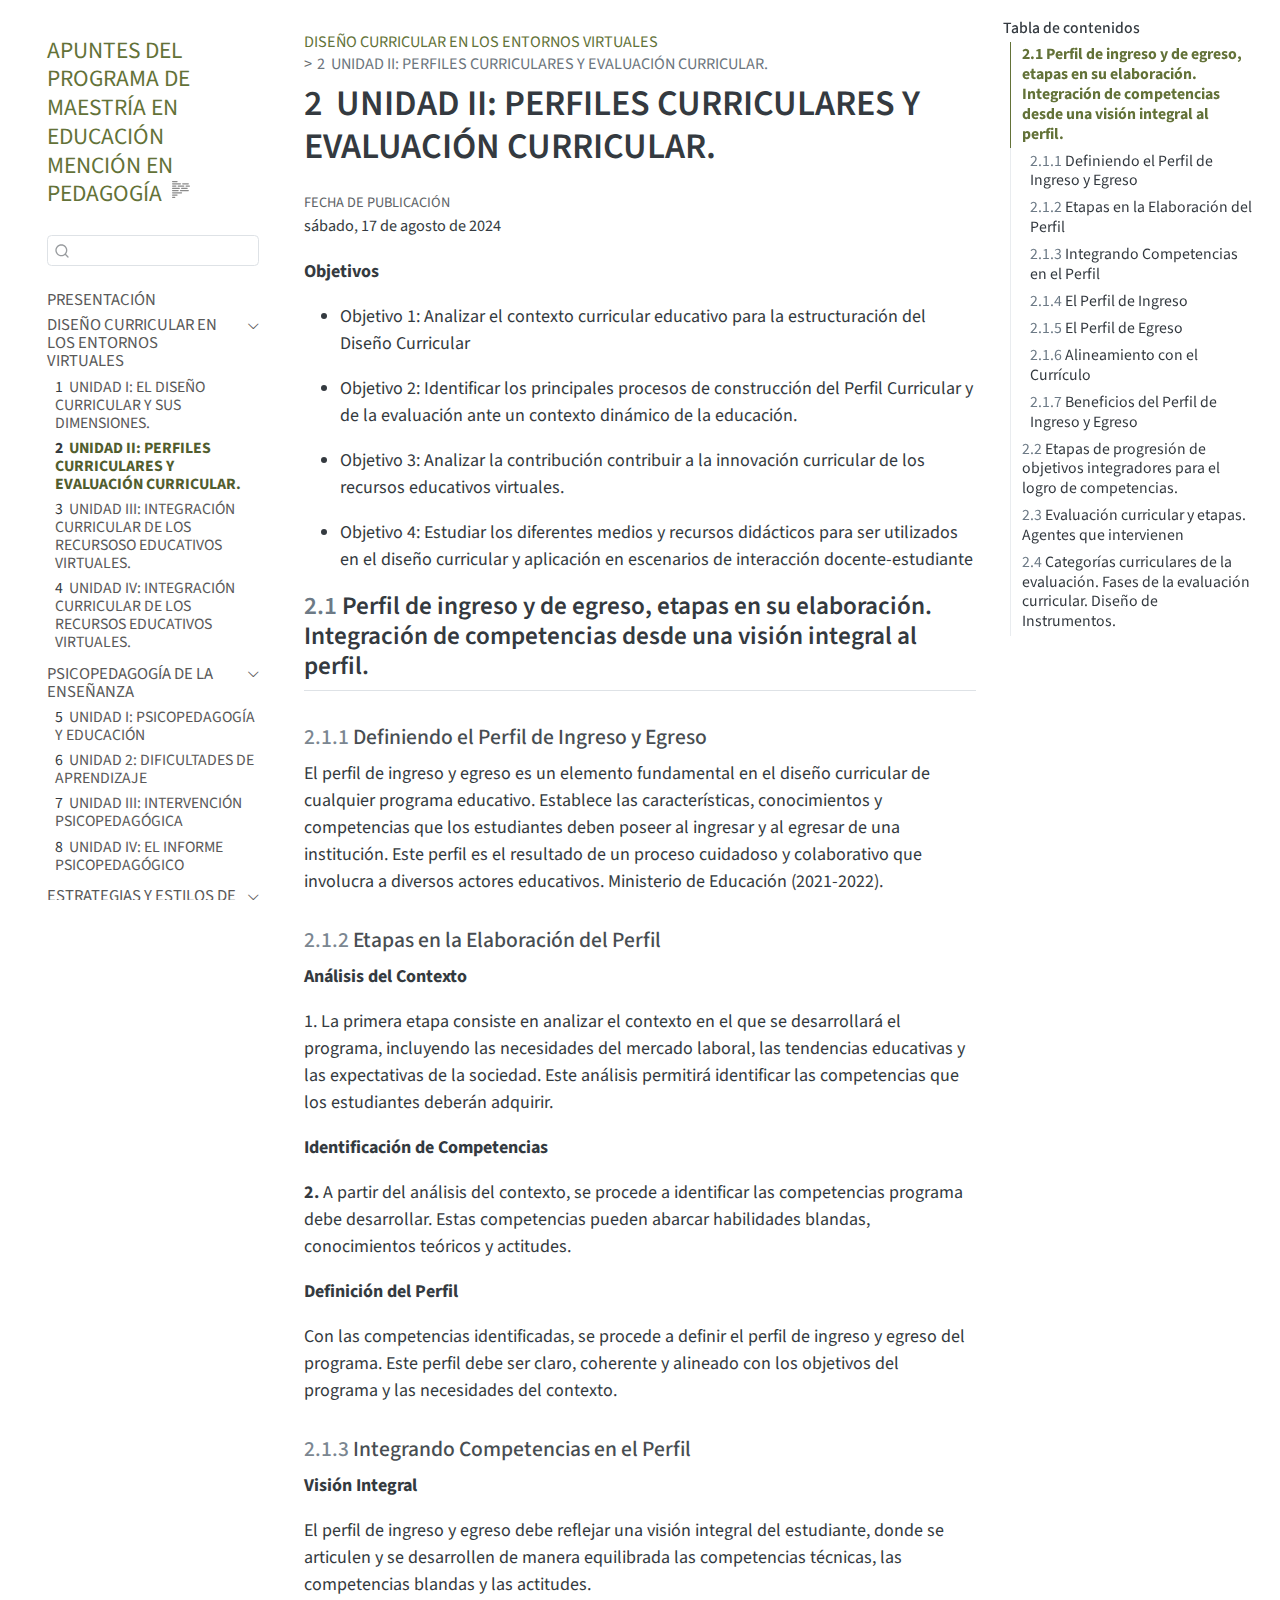
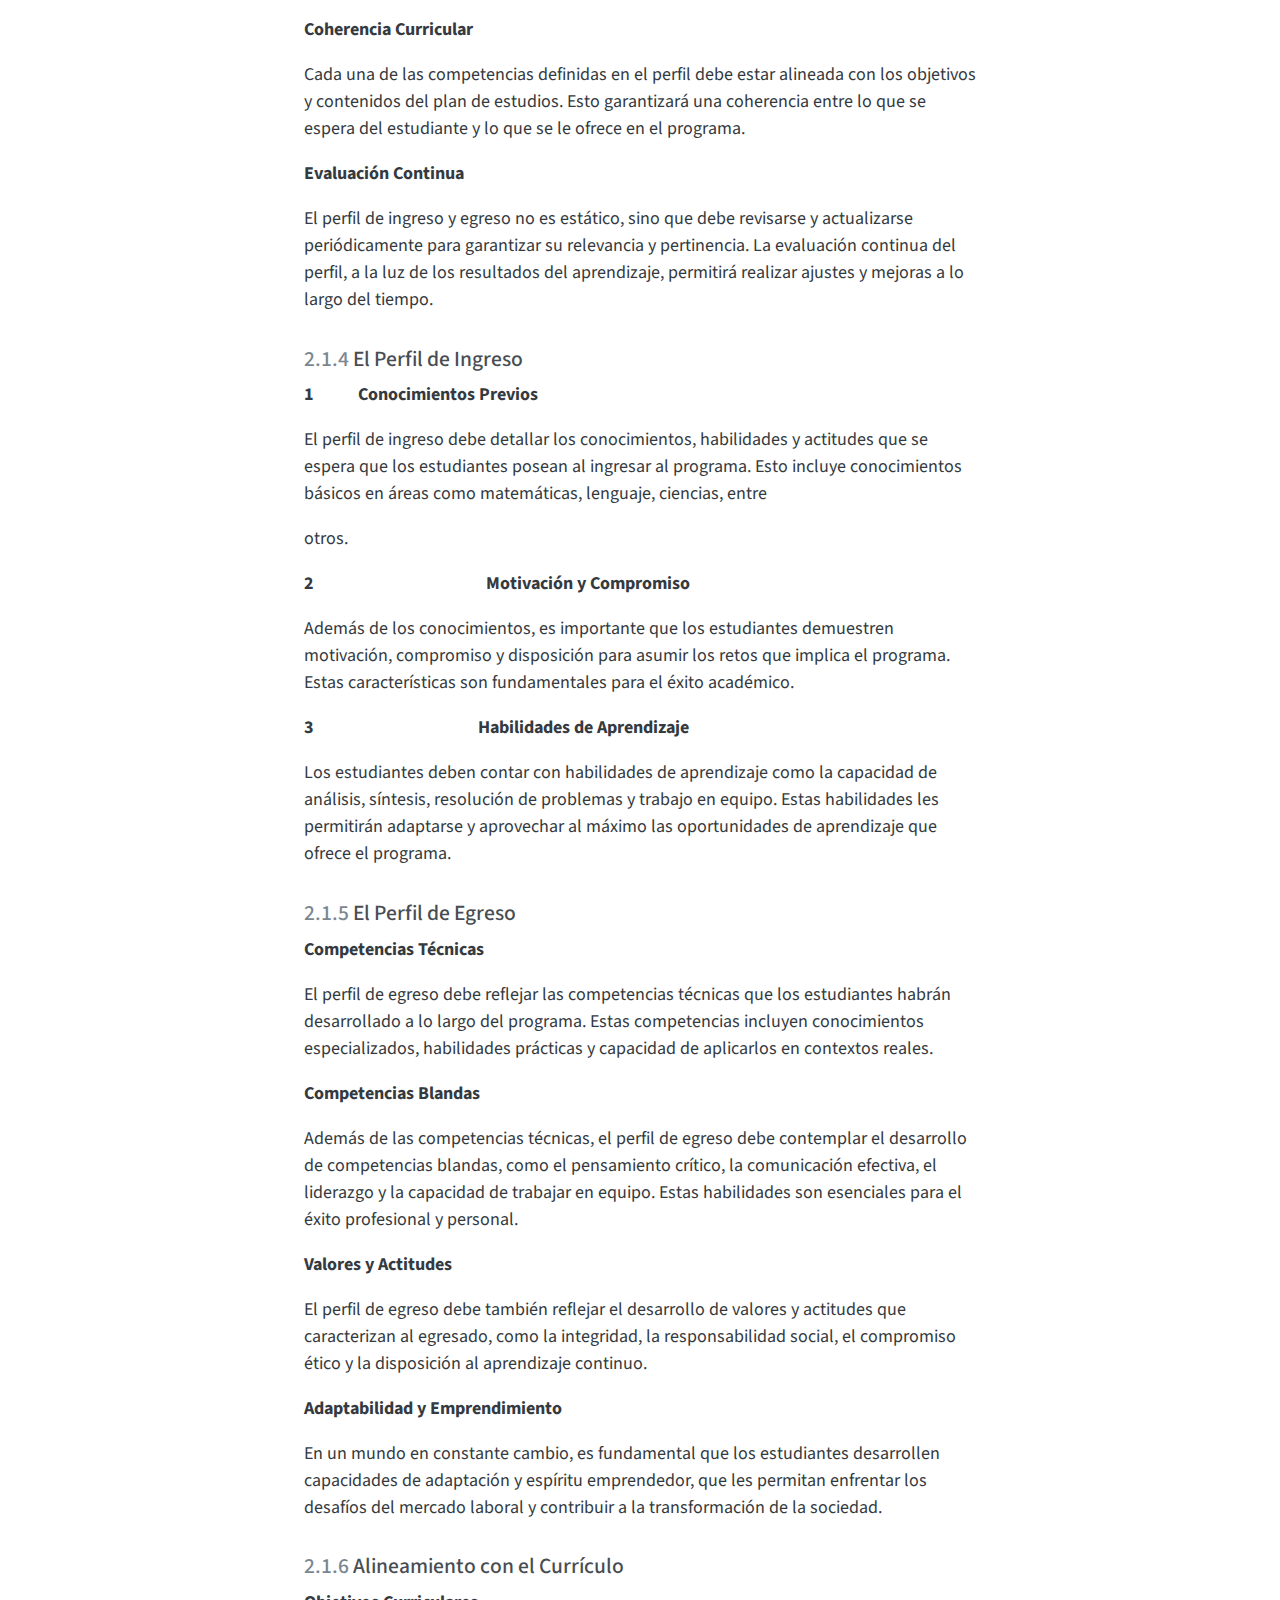
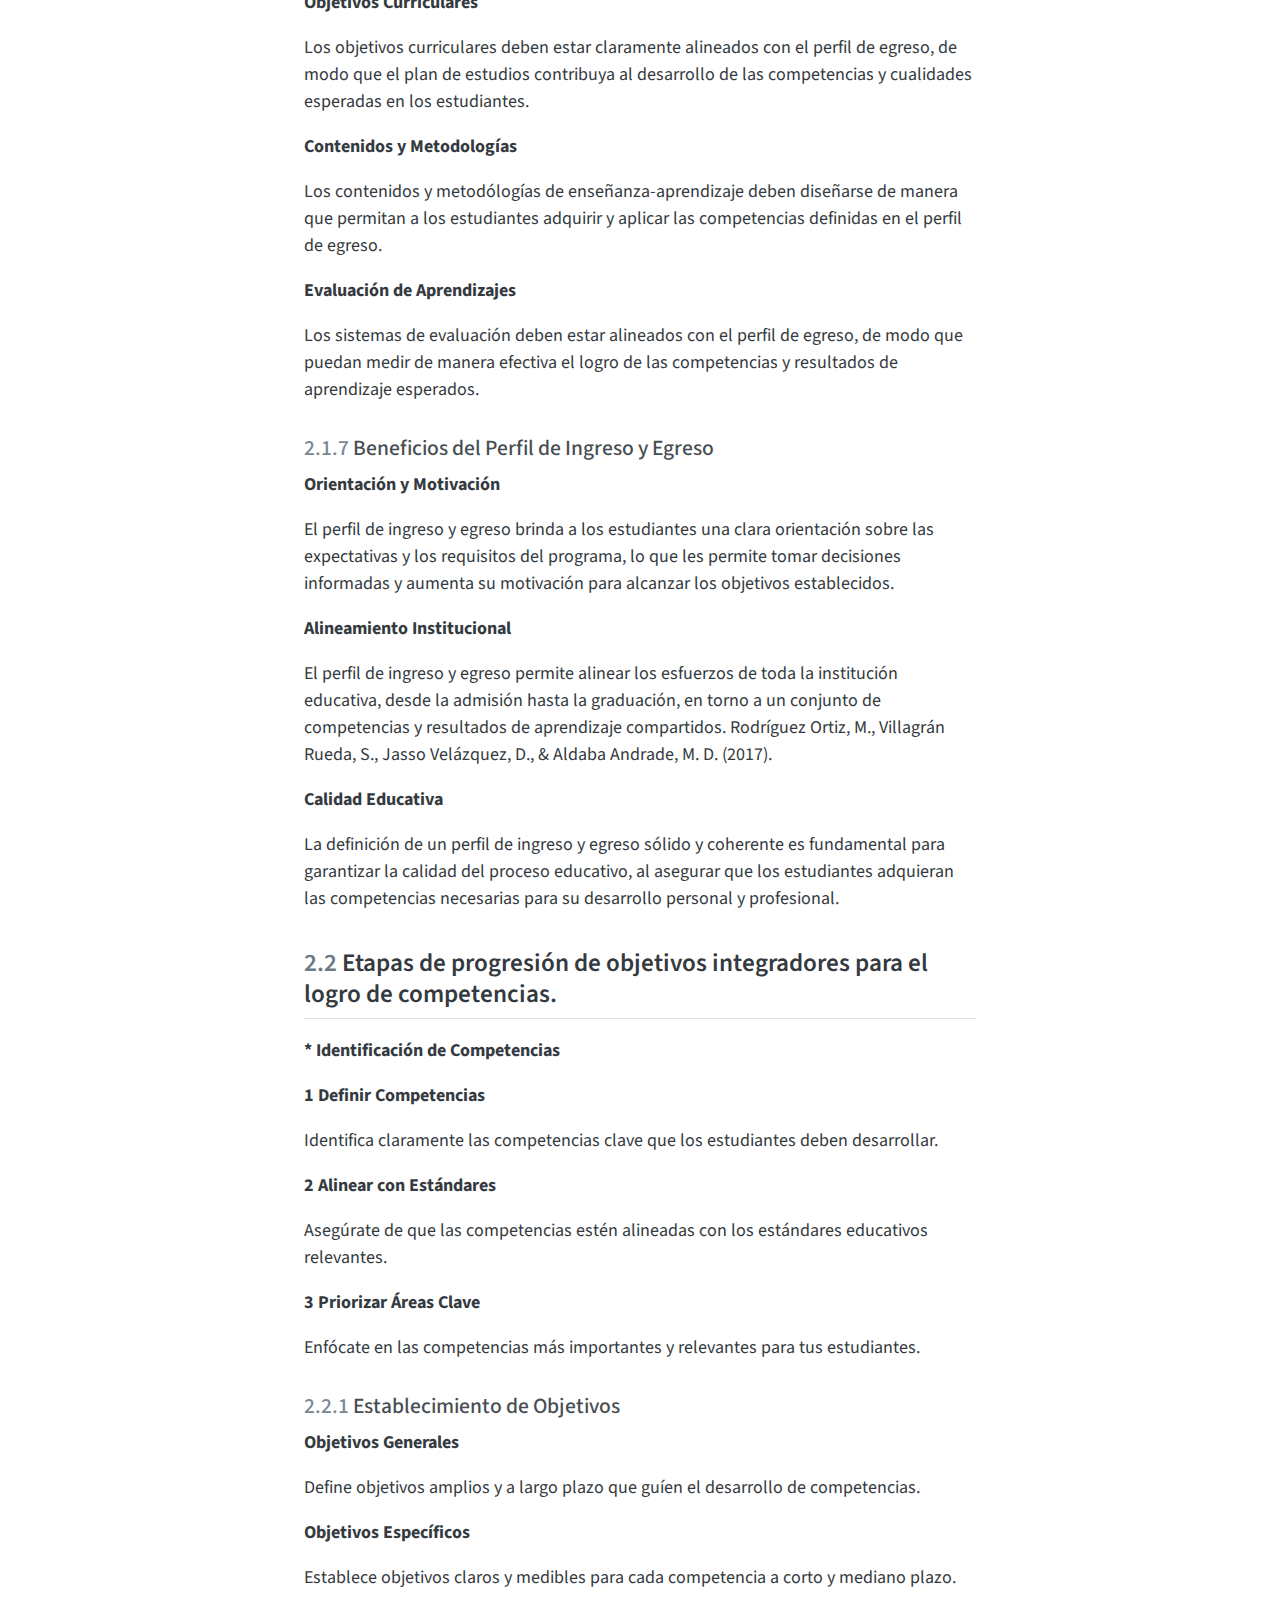
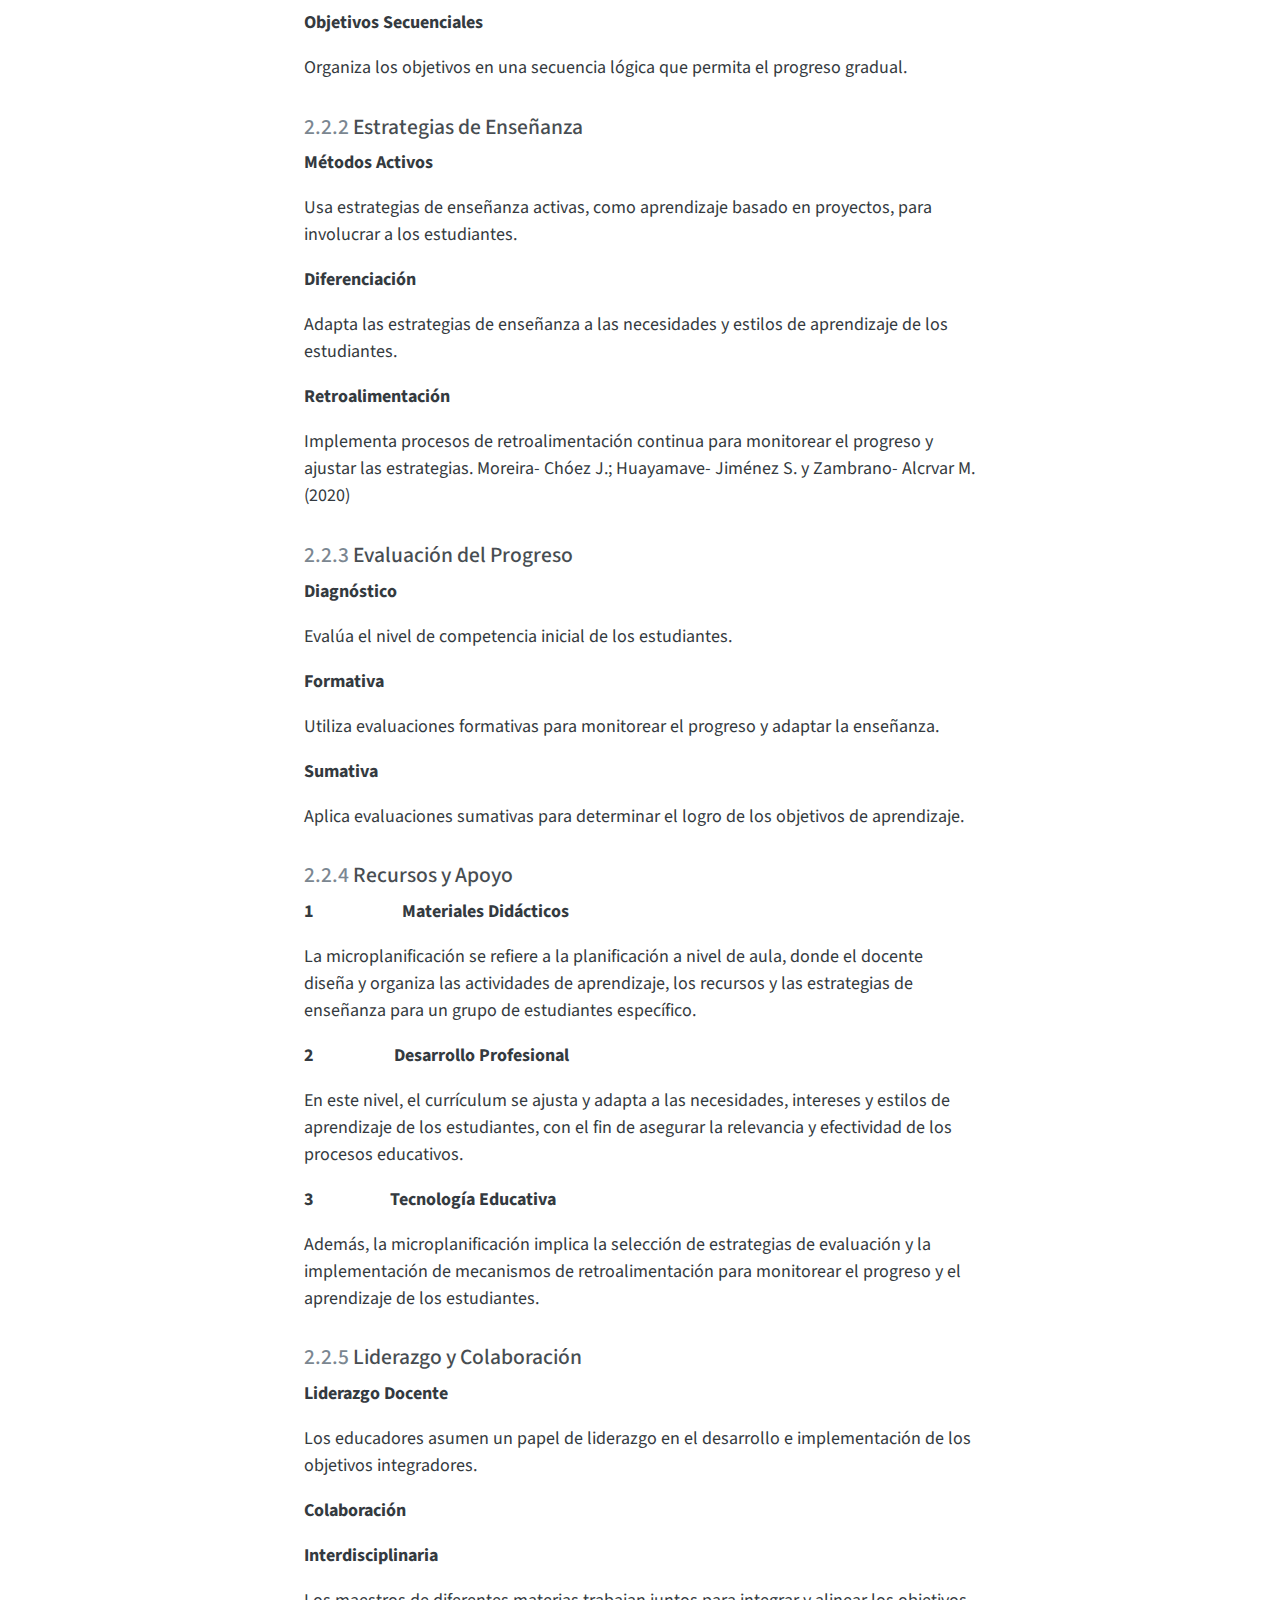
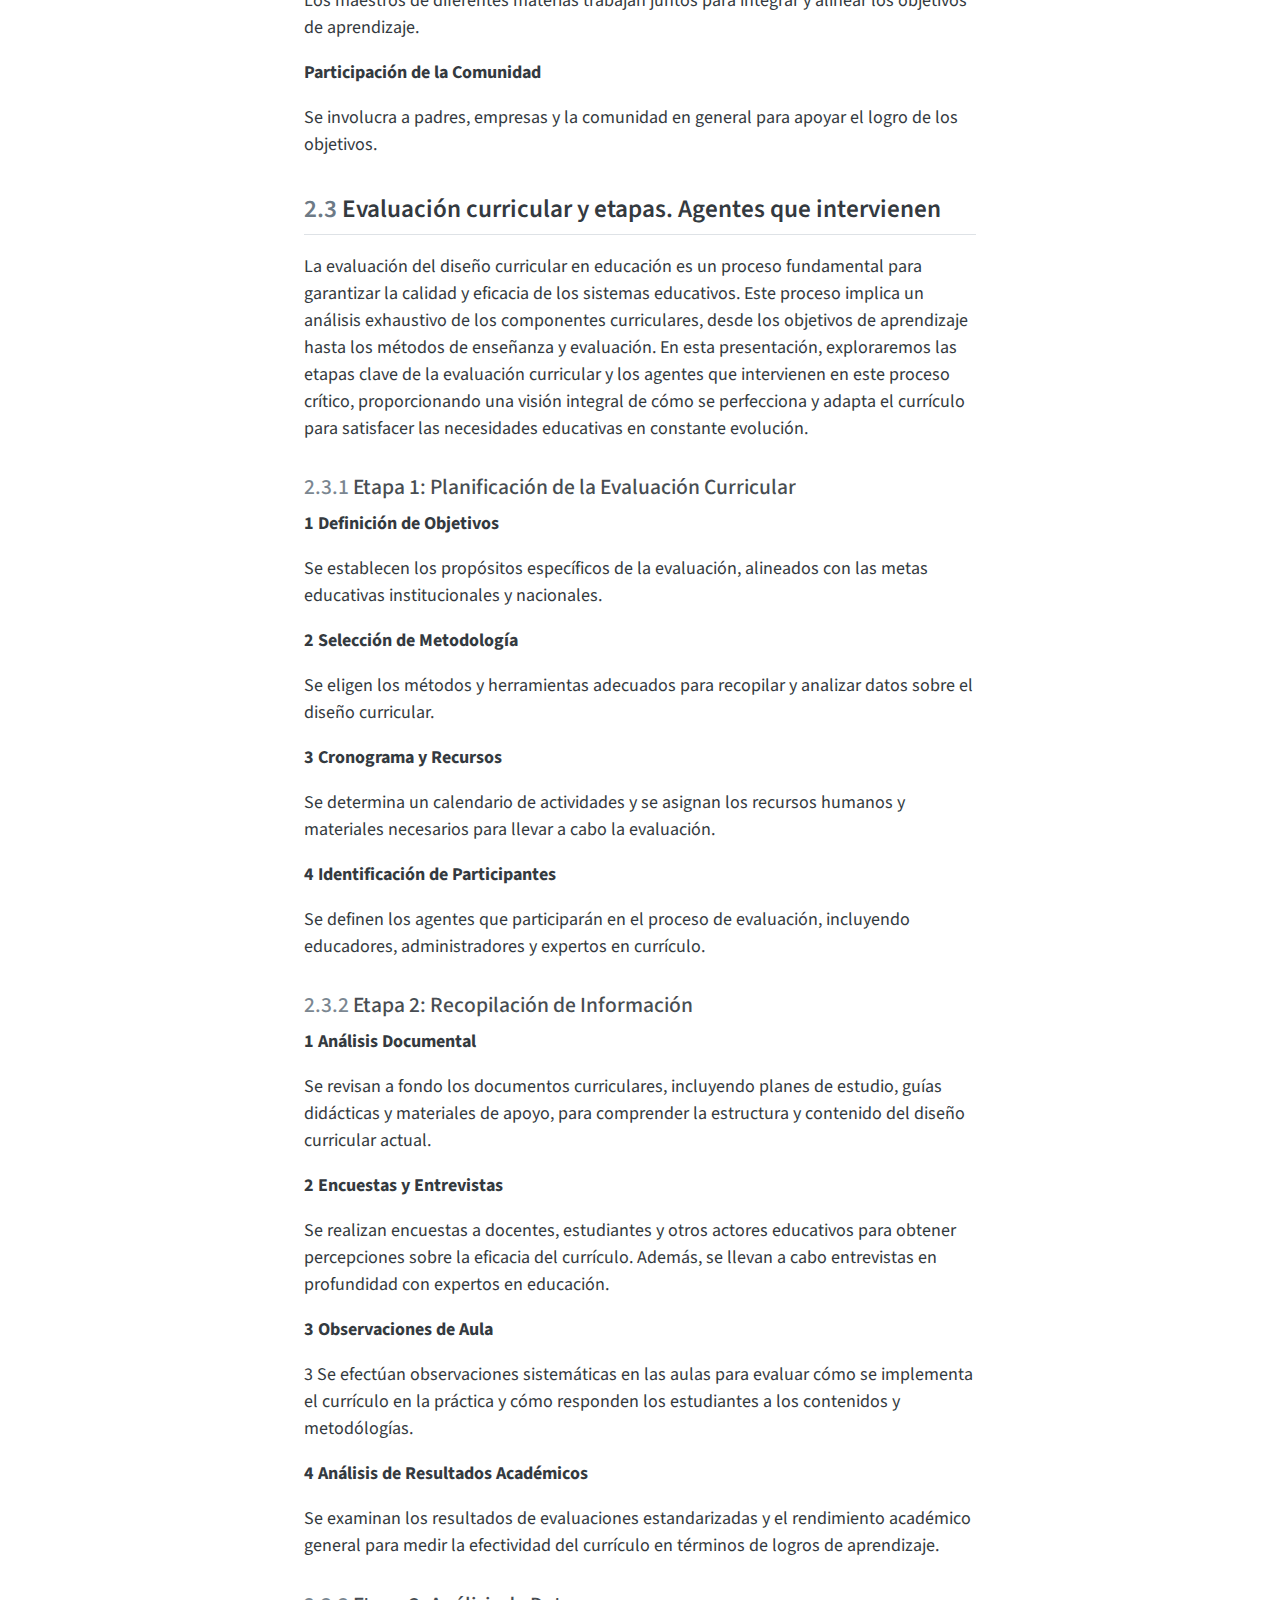
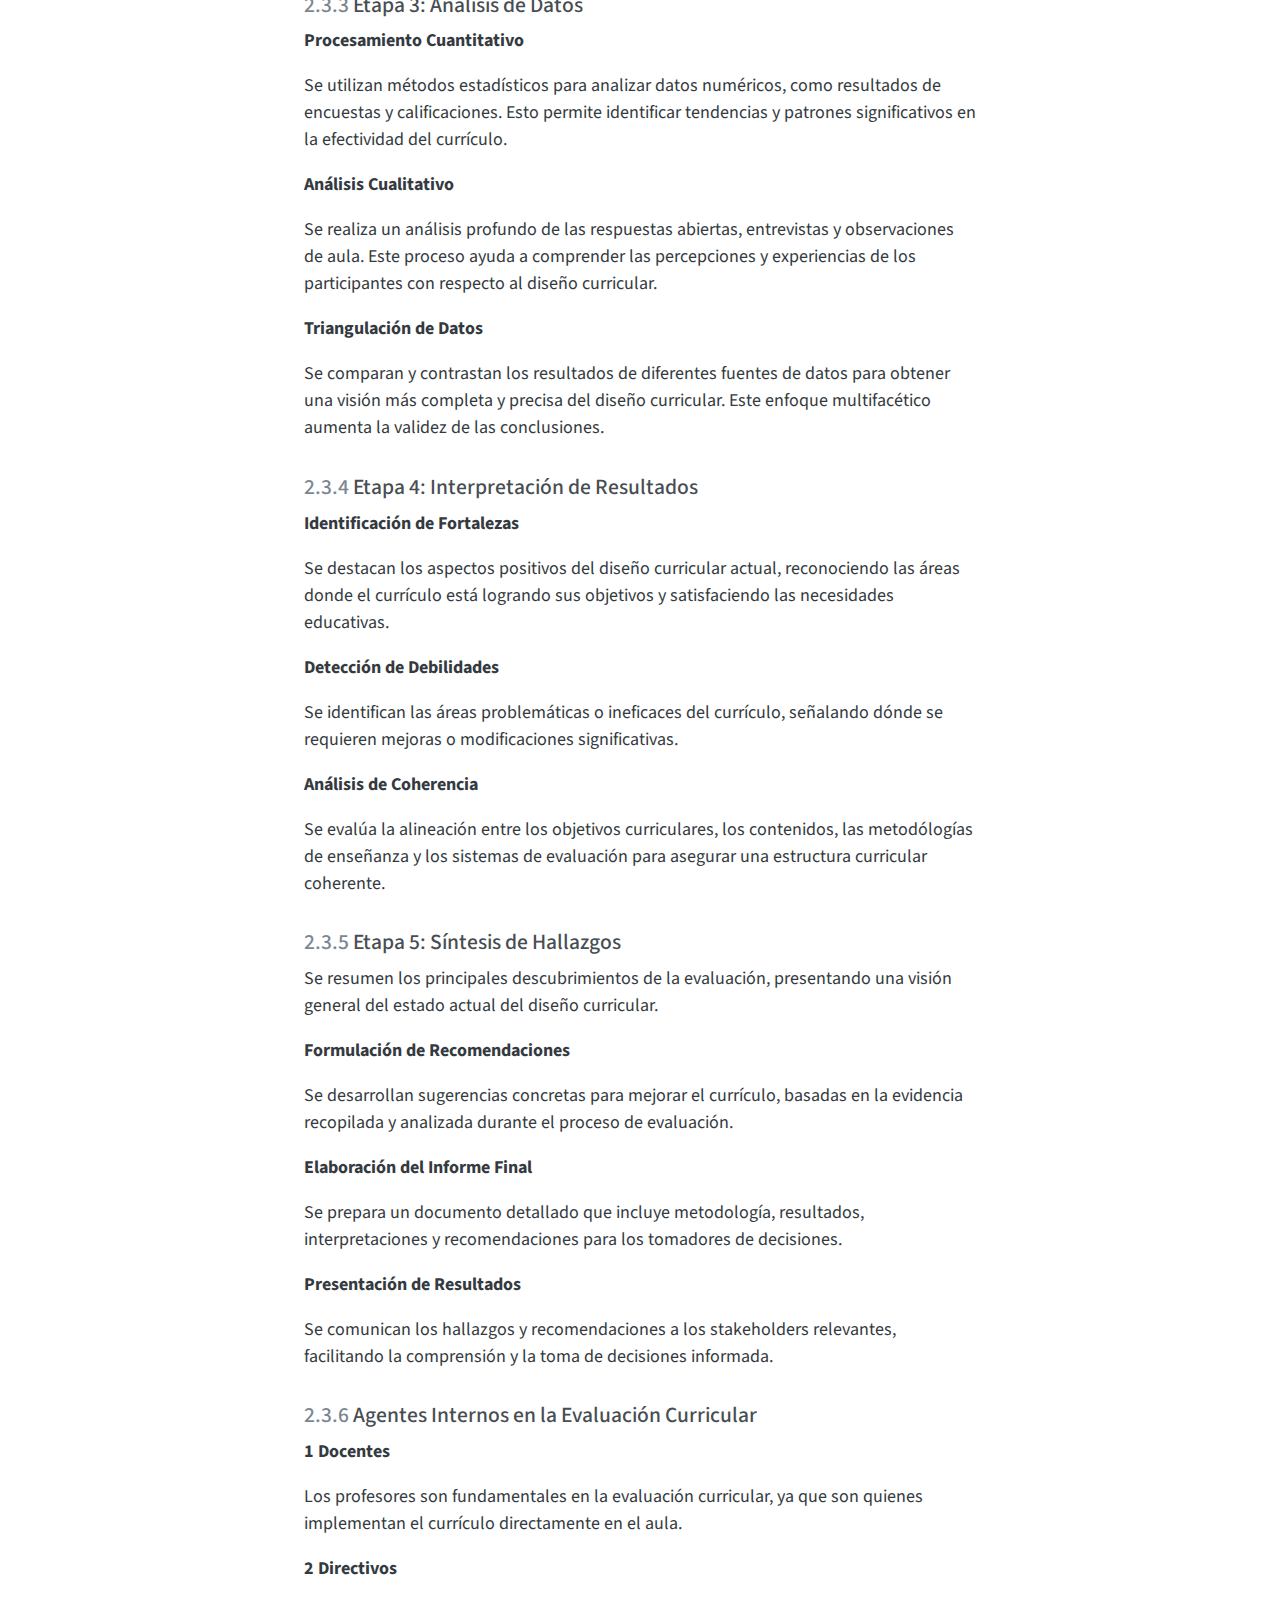
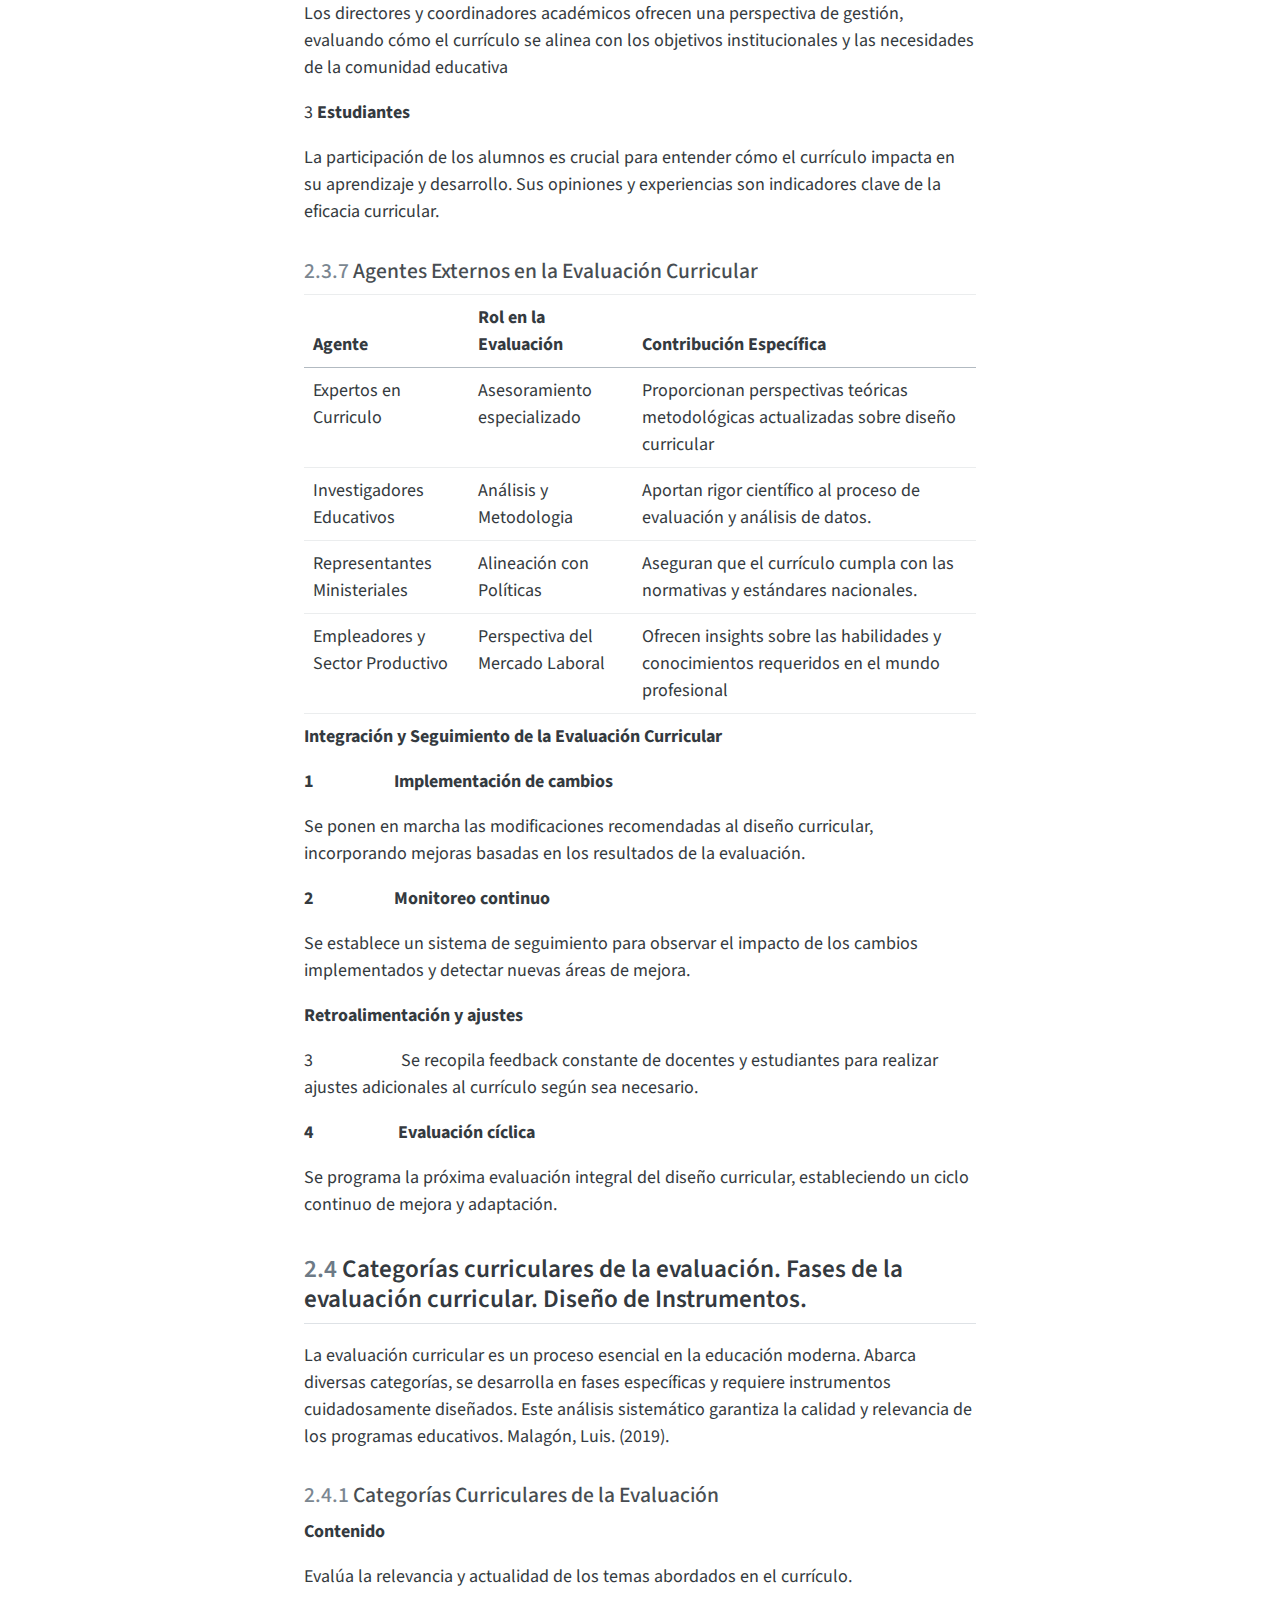
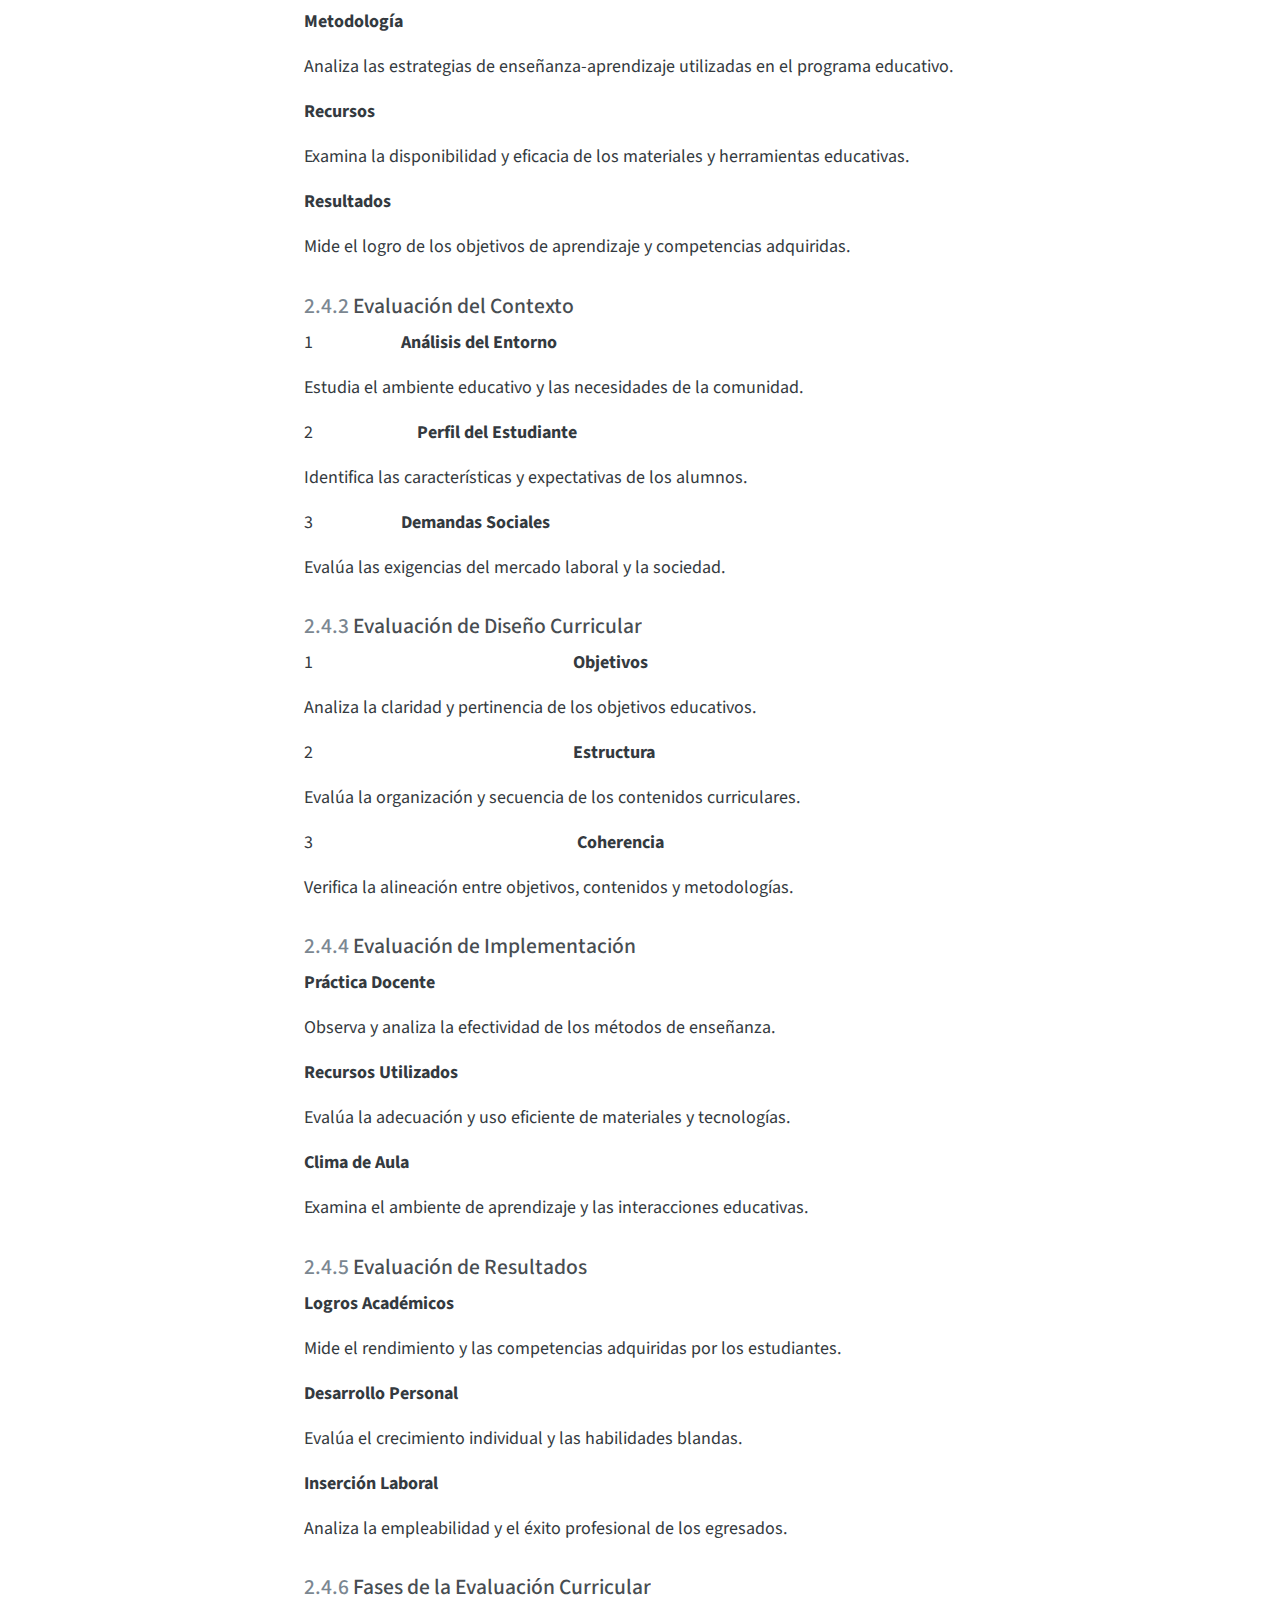
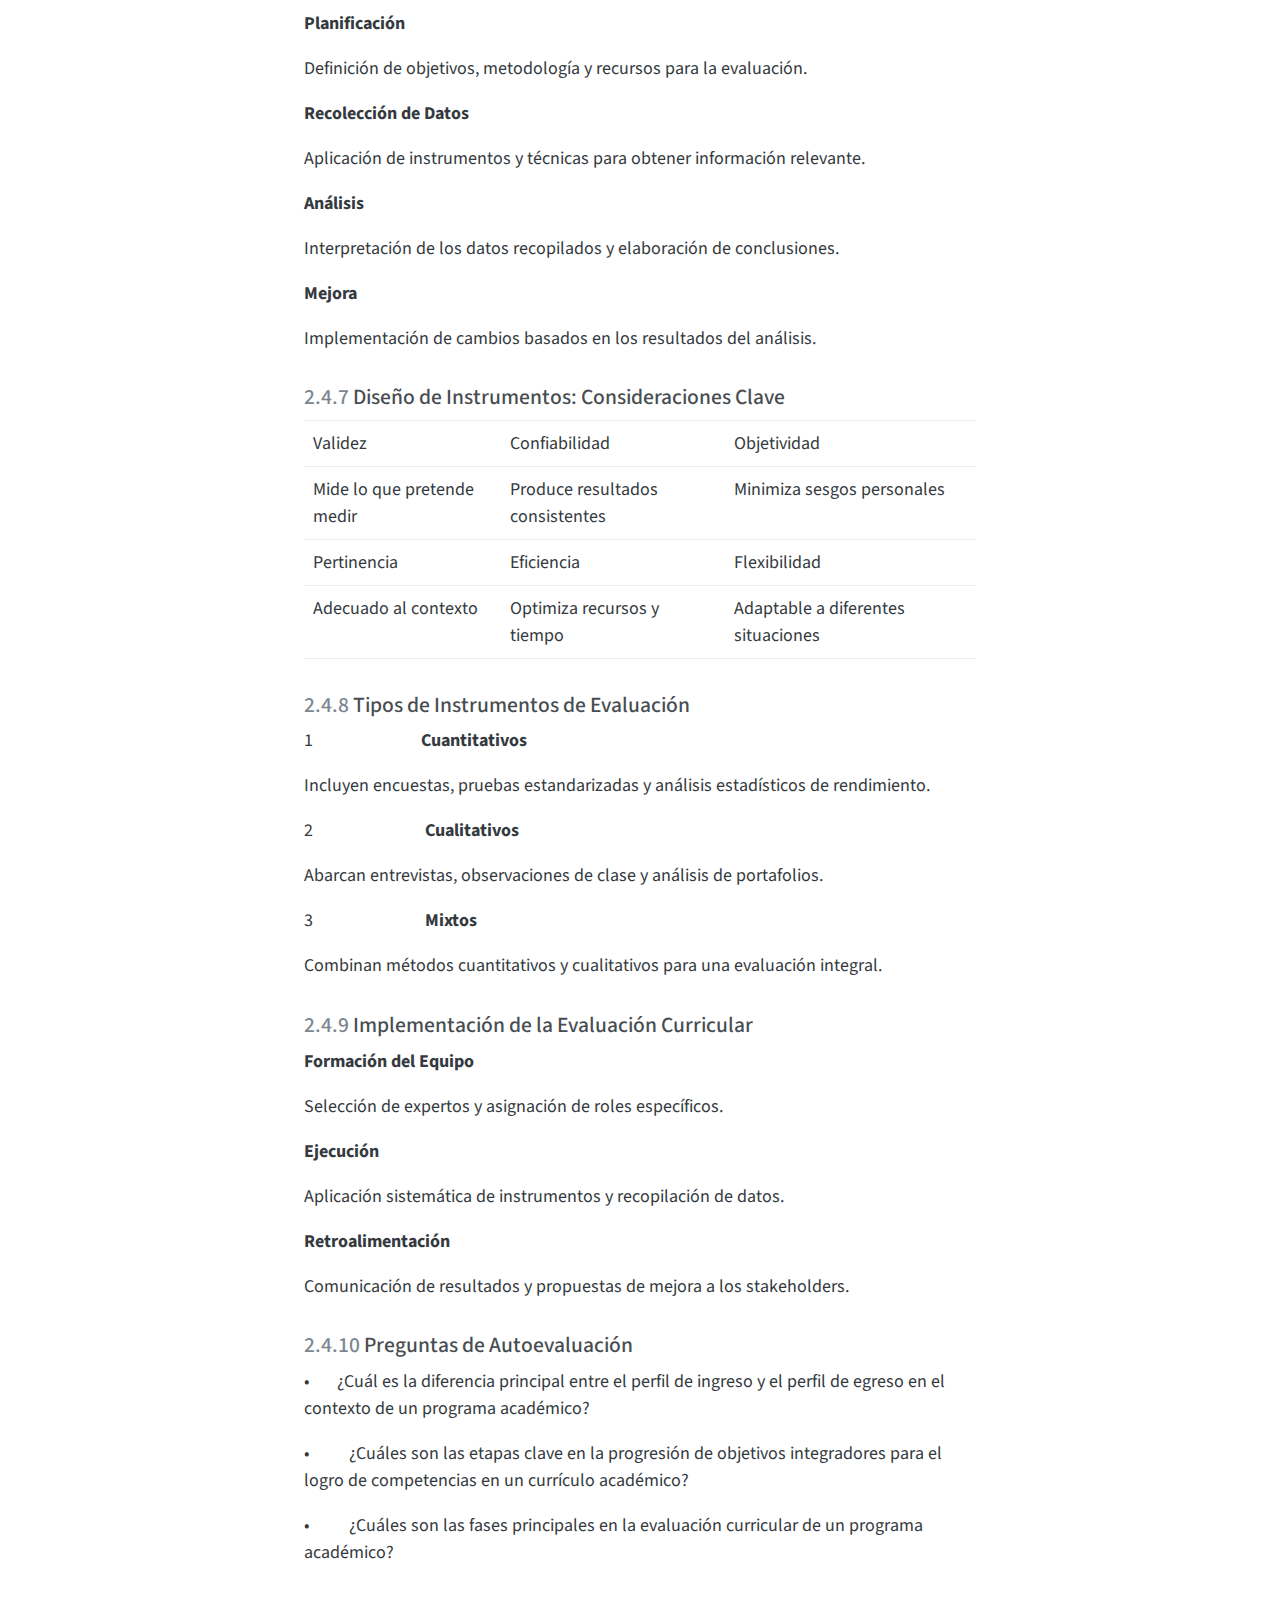
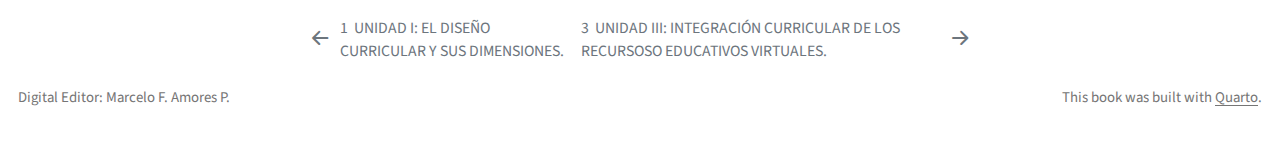
<file: c-02.html>
<!DOCTYPE html>
<html xmlns="http://www.w3.org/1999/xhtml" lang="es" xml:lang="es"><head>

<meta charset="utf-8">
<meta name="generator" content="quarto-1.5.53">

<meta name="viewport" content="width=device-width, initial-scale=1.0, user-scalable=yes">

<meta name="author" content="Marcelo Amores">

<title>2&nbsp; UNIDAD II: PERFILES CURRICULARES Y EVALUACIÓN CURRICULAR. – APUNTES DEL PROGRAMA DE MAESTRÍA EN EDUCACIÓN MENCIÓN EN PEDAGOGÍA</title>
<style>
code{white-space: pre-wrap;}
span.smallcaps{font-variant: small-caps;}
div.columns{display: flex; gap: min(4vw, 1.5em);}
div.column{flex: auto; overflow-x: auto;}
div.hanging-indent{margin-left: 1.5em; text-indent: -1.5em;}
ul.task-list{list-style: none;}
ul.task-list li input[type="checkbox"] {
  width: 0.8em;
  margin: 0 0.8em 0.2em -1em; /* quarto-specific, see https://github.com/quarto-dev/quarto-cli/issues/4556 */ 
  vertical-align: middle;
}
</style>


<script src="site_libs/quarto-nav/quarto-nav.js"></script>
<script src="site_libs/quarto-nav/headroom.min.js"></script>
<script src="site_libs/clipboard/clipboard.min.js"></script>
<script src="site_libs/quarto-search/autocomplete.umd.js"></script>
<script src="site_libs/quarto-search/fuse.min.js"></script>
<script src="site_libs/quarto-search/quarto-search.js"></script>
<meta name="quarto:offset" content="./">
<link href="./c-03.html" rel="next">
<link href="./c-01.html" rel="prev">
<link href="./images/cover1.jpg" rel="icon" type="image/jpeg">
<script src="site_libs/quarto-html/quarto.js"></script>
<script src="site_libs/quarto-html/popper.min.js"></script>
<script src="site_libs/quarto-html/tippy.umd.min.js"></script>
<script src="site_libs/quarto-html/anchor.min.js"></script>
<link href="site_libs/quarto-html/tippy.css" rel="stylesheet">
<link href="site_libs/quarto-html/quarto-syntax-highlighting.css" rel="stylesheet" id="quarto-text-highlighting-styles">
<script src="site_libs/bootstrap/bootstrap.min.js"></script>
<link href="site_libs/bootstrap/bootstrap-icons.css" rel="stylesheet">
<link href="site_libs/bootstrap/bootstrap.min.css" rel="stylesheet" id="quarto-bootstrap" data-mode="light">
<script id="quarto-search-options" type="application/json">{
  "location": "sidebar",
  "copy-button": false,
  "collapse-after": 3,
  "panel-placement": "start",
  "type": "textbox",
  "limit": 50,
  "keyboard-shortcut": [
    "f",
    "/",
    "s"
  ],
  "show-item-context": false,
  "language": {
    "search-no-results-text": "Sin resultados",
    "search-matching-documents-text": "documentos encontrados",
    "search-copy-link-title": "Copiar el enlace en la búsqueda",
    "search-hide-matches-text": "Ocultar resultados adicionales",
    "search-more-match-text": "resultado adicional en este documento",
    "search-more-matches-text": "resultados adicionales en este documento",
    "search-clear-button-title": "Borrar",
    "search-text-placeholder": "",
    "search-detached-cancel-button-title": "Cancelar",
    "search-submit-button-title": "Enviar",
    "search-label": "Buscar"
  }
}</script>
<script defer="" data-domain="r4ds.hadley.nz" src="https://plausible.io/js/plausible.js"></script>


</head>

<body class="nav-sidebar floating">

<div id="quarto-search-results"></div>
  <header id="quarto-header" class="headroom fixed-top">
  <nav class="quarto-secondary-nav">
    <div class="container-fluid d-flex">
      <button type="button" class="quarto-btn-toggle btn" data-bs-toggle="collapse" role="button" data-bs-target=".quarto-sidebar-collapse-item" aria-controls="quarto-sidebar" aria-expanded="false" aria-label="Alternar barra lateral" onclick="if (window.quartoToggleHeadroom) { window.quartoToggleHeadroom(); }">
        <i class="bi bi-layout-text-sidebar-reverse"></i>
      </button>
        <nav class="quarto-page-breadcrumbs" aria-label="breadcrumb"><ol class="breadcrumb"><li class="breadcrumb-item"><a href="./c-01.html">DISEÑO CURRICULAR EN LOS ENTORNOS VIRTUALES</a></li><li class="breadcrumb-item"><a href="./c-02.html"><span class="chapter-number">2</span>&nbsp; <span class="chapter-title">UNIDAD II: PERFILES CURRICULARES Y EVALUACIÓN CURRICULAR.</span></a></li></ol></nav>
        <a class="flex-grow-1" role="navigation" data-bs-toggle="collapse" data-bs-target=".quarto-sidebar-collapse-item" aria-controls="quarto-sidebar" aria-expanded="false" aria-label="Alternar barra lateral" onclick="if (window.quartoToggleHeadroom) { window.quartoToggleHeadroom(); }">      
        </a>
      <button type="button" class="btn quarto-search-button" aria-label="Buscar" onclick="window.quartoOpenSearch();">
        <i class="bi bi-search"></i>
      </button>
    </div>
  </nav>
</header>
<!-- content -->
<div id="quarto-content" class="quarto-container page-columns page-rows-contents page-layout-article">
<!-- sidebar -->
  <nav id="quarto-sidebar" class="sidebar collapse collapse-horizontal quarto-sidebar-collapse-item sidebar-navigation floating overflow-auto">
    <div class="pt-lg-2 mt-2 text-left sidebar-header">
    <div class="sidebar-title mb-0 py-0">
      <a href="./">APUNTES DEL PROGRAMA DE MAESTRÍA EN EDUCACIÓN MENCIÓN EN PEDAGOGÍA</a> 
        <div class="sidebar-tools-main">
  <a href="" class="quarto-reader-toggle quarto-navigation-tool px-1" onclick="window.quartoToggleReader(); return false;" title="Alternar modo lector">
  <div class="quarto-reader-toggle-btn">
  <i class="bi"></i>
  </div>
</a>
</div>
    </div>
      </div>
        <div class="mt-2 flex-shrink-0 align-items-center">
        <div class="sidebar-search">
        <div id="quarto-search" class="" title="Buscar"></div>
        </div>
        </div>
    <div class="sidebar-menu-container"> 
    <ul class="list-unstyled mt-1">
        <li class="sidebar-item">
  <div class="sidebar-item-container"> 
  <a href="./index.html" class="sidebar-item-text sidebar-link">
 <span class="menu-text">PRESENTACIÓN</span></a>
  </div>
</li>
        <li class="sidebar-item sidebar-item-section">
      <div class="sidebar-item-container"> 
            <a class="sidebar-item-text sidebar-link text-start" data-bs-toggle="collapse" data-bs-target="#quarto-sidebar-section-1" role="navigation" aria-expanded="true">
 <span class="menu-text">DISEÑO CURRICULAR EN LOS ENTORNOS VIRTUALES</span></a>
          <a class="sidebar-item-toggle text-start" data-bs-toggle="collapse" data-bs-target="#quarto-sidebar-section-1" role="navigation" aria-expanded="true" aria-label="Alternar sección">
            <i class="bi bi-chevron-right ms-2"></i>
          </a> 
      </div>
      <ul id="quarto-sidebar-section-1" class="collapse list-unstyled sidebar-section depth1 show">  
          <li class="sidebar-item">
  <div class="sidebar-item-container"> 
  <a href="./c-01.html" class="sidebar-item-text sidebar-link">
 <span class="menu-text"><span class="chapter-number">1</span>&nbsp; <span class="chapter-title">UNIDAD I: EL DISEÑO CURRICULAR Y SUS DIMENSIONES.</span></span></a>
  </div>
</li>
          <li class="sidebar-item">
  <div class="sidebar-item-container"> 
  <a href="./c-02.html" class="sidebar-item-text sidebar-link active">
 <span class="menu-text"><span class="chapter-number">2</span>&nbsp; <span class="chapter-title">UNIDAD II: PERFILES CURRICULARES Y EVALUACIÓN CURRICULAR.</span></span></a>
  </div>
</li>
          <li class="sidebar-item">
  <div class="sidebar-item-container"> 
  <a href="./c-03.html" class="sidebar-item-text sidebar-link">
 <span class="menu-text"><span class="chapter-number">3</span>&nbsp; <span class="chapter-title">UNIDAD III: INTEGRACIÓN CURRICULAR DE LOS RECURSOSO EDUCATIVOS VIRTUALES.</span></span></a>
  </div>
</li>
          <li class="sidebar-item">
  <div class="sidebar-item-container"> 
  <a href="./c-04.html" class="sidebar-item-text sidebar-link">
 <span class="menu-text"><span class="chapter-number">4</span>&nbsp; <span class="chapter-title">UNIDAD IV: INTEGRACIÓN CURRICULAR DE LOS RECURSOS EDUCATIVOS VIRTUALES.</span></span></a>
  </div>
</li>
      </ul>
  </li>
        <li class="sidebar-item sidebar-item-section">
      <div class="sidebar-item-container"> 
            <a class="sidebar-item-text sidebar-link text-start" data-bs-toggle="collapse" data-bs-target="#quarto-sidebar-section-2" role="navigation" aria-expanded="true">
 <span class="menu-text">PSICOPEDAGOGÍA DE LA ENSEÑANZA</span></a>
          <a class="sidebar-item-toggle text-start" data-bs-toggle="collapse" data-bs-target="#quarto-sidebar-section-2" role="navigation" aria-expanded="true" aria-label="Alternar sección">
            <i class="bi bi-chevron-right ms-2"></i>
          </a> 
      </div>
      <ul id="quarto-sidebar-section-2" class="collapse list-unstyled sidebar-section depth1 show">  
          <li class="sidebar-item">
  <div class="sidebar-item-container"> 
  <a href="./a-01.html" class="sidebar-item-text sidebar-link">
 <span class="menu-text"><span class="chapter-number">5</span>&nbsp; <span class="chapter-title">UNIDAD I: PSICOPEDAGOGÍA Y EDUCACIÓN</span></span></a>
  </div>
</li>
          <li class="sidebar-item">
  <div class="sidebar-item-container"> 
  <a href="./a-02.html" class="sidebar-item-text sidebar-link">
 <span class="menu-text"><span class="chapter-number">6</span>&nbsp; <span class="chapter-title">UNIDAD 2: DIFICULTADES DE APRENDIZAJE</span></span></a>
  </div>
</li>
          <li class="sidebar-item">
  <div class="sidebar-item-container"> 
  <a href="./a-03.html" class="sidebar-item-text sidebar-link">
 <span class="menu-text"><span class="chapter-number">7</span>&nbsp; <span class="chapter-title">UNIDAD III: INTERVENCIÓN PSICOPEDAGÓGICA</span></span></a>
  </div>
</li>
          <li class="sidebar-item">
  <div class="sidebar-item-container"> 
  <a href="./a-04.html" class="sidebar-item-text sidebar-link">
 <span class="menu-text"><span class="chapter-number">8</span>&nbsp; <span class="chapter-title">UNIDAD IV: EL INFORME PSICOPEDAGÓGICO</span></span></a>
  </div>
</li>
      </ul>
  </li>
        <li class="sidebar-item sidebar-item-section">
      <div class="sidebar-item-container"> 
            <a class="sidebar-item-text sidebar-link text-start" data-bs-toggle="collapse" data-bs-target="#quarto-sidebar-section-3" role="navigation" aria-expanded="true">
 <span class="menu-text">ESTRATEGIAS Y ESTILOS DE APRENDIZAJE</span></a>
          <a class="sidebar-item-toggle text-start" data-bs-toggle="collapse" data-bs-target="#quarto-sidebar-section-3" role="navigation" aria-expanded="true" aria-label="Alternar sección">
            <i class="bi bi-chevron-right ms-2"></i>
          </a> 
      </div>
      <ul id="quarto-sidebar-section-3" class="collapse list-unstyled sidebar-section depth1 show">  
          <li class="sidebar-item">
  <div class="sidebar-item-container"> 
  <a href="./b-01.html" class="sidebar-item-text sidebar-link">
 <span class="menu-text"><span class="chapter-number">9</span>&nbsp; <span class="chapter-title">UNIDAD I: INTELIGENCIA E INTELIGENCIAS MÚLTIPLES.</span></span></a>
  </div>
</li>
          <li class="sidebar-item">
  <div class="sidebar-item-container"> 
  <a href="./b-02.html" class="sidebar-item-text sidebar-link">
 <span class="menu-text"><span class="chapter-number">10</span>&nbsp; <span class="chapter-title">UNIDAD II: ESTRATEGIA Y ESTILOS DE APRENDIZAJE.</span></span></a>
  </div>
</li>
          <li class="sidebar-item">
  <div class="sidebar-item-container"> 
  <a href="./b-03.html" class="sidebar-item-text sidebar-link">
 <span class="menu-text"><span class="chapter-number">11</span>&nbsp; <span class="chapter-title">UNIDAD III: CREATIVIDAD EN LA EDUCACIÓN.</span></span></a>
  </div>
</li>
          <li class="sidebar-item">
  <div class="sidebar-item-container"> 
  <a href="./b-04.html" class="sidebar-item-text sidebar-link">
 <span class="menu-text"><span class="chapter-number">12</span>&nbsp; <span class="chapter-title">UNIDAD IV: EL APRENDIZAJE COLABORATIVO.</span></span></a>
  </div>
</li>
      </ul>
  </li>
    </ul>
    </div>
</nav>
<div id="quarto-sidebar-glass" class="quarto-sidebar-collapse-item" data-bs-toggle="collapse" data-bs-target=".quarto-sidebar-collapse-item"></div>
<!-- margin-sidebar -->
    <div id="quarto-margin-sidebar" class="sidebar margin-sidebar">
        <nav id="TOC" role="doc-toc" class="toc-active">
    <h2 id="toc-title">Tabla de contenidos</h2>
   
  <ul>
  <li><a href="#perfil-de-ingreso-y-de-egreso-etapas-en-su-elaboración.-integración-de-competencias-desde-una-visión-integral-al-perfil." id="toc-perfil-de-ingreso-y-de-egreso-etapas-en-su-elaboración.-integración-de-competencias-desde-una-visión-integral-al-perfil." class="nav-link active" data-scroll-target="#perfil-de-ingreso-y-de-egreso-etapas-en-su-elaboración.-integración-de-competencias-desde-una-visión-integral-al-perfil."><span class="header-section-number">2.1</span> Perfil de ingreso y de egreso, etapas en su elaboración. Integración de competencias desde una visión integral al perfil.</a>
  <ul class="collapse">
  <li><a href="#definiendo-el-perfil-de-ingreso-y-egreso" id="toc-definiendo-el-perfil-de-ingreso-y-egreso" class="nav-link" data-scroll-target="#definiendo-el-perfil-de-ingreso-y-egreso"><span class="header-section-number">2.1.1</span> Definiendo el Perfil de Ingreso y Egreso</a></li>
  <li><a href="#etapas-en-la-elaboración-del-perfil" id="toc-etapas-en-la-elaboración-del-perfil" class="nav-link" data-scroll-target="#etapas-en-la-elaboración-del-perfil"><span class="header-section-number">2.1.2</span> Etapas en la Elaboración del Perfil</a></li>
  <li><a href="#integrando-competencias-en-el-perfil" id="toc-integrando-competencias-en-el-perfil" class="nav-link" data-scroll-target="#integrando-competencias-en-el-perfil"><span class="header-section-number">2.1.3</span> Integrando Competencias en el Perfil</a></li>
  <li><a href="#el-perfil-de-ingreso" id="toc-el-perfil-de-ingreso" class="nav-link" data-scroll-target="#el-perfil-de-ingreso"><span class="header-section-number">2.1.4</span> El Perfil de Ingreso</a></li>
  <li><a href="#el-perfil-de-egreso" id="toc-el-perfil-de-egreso" class="nav-link" data-scroll-target="#el-perfil-de-egreso"><span class="header-section-number">2.1.5</span> El Perfil de Egreso</a></li>
  <li><a href="#alineamiento-con-el-currículo" id="toc-alineamiento-con-el-currículo" class="nav-link" data-scroll-target="#alineamiento-con-el-currículo"><span class="header-section-number">2.1.6</span> Alineamiento con el Currículo</a></li>
  <li><a href="#beneficios-del-perfil-de-ingreso-y-egreso" id="toc-beneficios-del-perfil-de-ingreso-y-egreso" class="nav-link" data-scroll-target="#beneficios-del-perfil-de-ingreso-y-egreso"><span class="header-section-number">2.1.7</span> Beneficios del Perfil de Ingreso y Egreso</a></li>
  </ul></li>
  <li><a href="#etapas-de-progresión-de-objetivos-integradores-para-el-logro-de-competencias." id="toc-etapas-de-progresión-de-objetivos-integradores-para-el-logro-de-competencias." class="nav-link" data-scroll-target="#etapas-de-progresión-de-objetivos-integradores-para-el-logro-de-competencias."><span class="header-section-number">2.2</span> Etapas de progresión de objetivos integradores para el logro de competencias.</a>
  <ul class="collapse">
  <li><a href="#establecimiento-de-objetivos" id="toc-establecimiento-de-objetivos" class="nav-link" data-scroll-target="#establecimiento-de-objetivos"><span class="header-section-number">2.2.1</span> Establecimiento de Objetivos</a></li>
  <li><a href="#estrategias-de-enseñanza" id="toc-estrategias-de-enseñanza" class="nav-link" data-scroll-target="#estrategias-de-enseñanza"><span class="header-section-number">2.2.2</span> Estrategias de Enseñanza</a></li>
  <li><a href="#evaluación-del-progreso" id="toc-evaluación-del-progreso" class="nav-link" data-scroll-target="#evaluación-del-progreso"><span class="header-section-number">2.2.3</span> Evaluación del Progreso</a></li>
  <li><a href="#recursos-y-apoyo" id="toc-recursos-y-apoyo" class="nav-link" data-scroll-target="#recursos-y-apoyo"><span class="header-section-number">2.2.4</span> Recursos y Apoyo</a></li>
  <li><a href="#liderazgo-y-colaboración" id="toc-liderazgo-y-colaboración" class="nav-link" data-scroll-target="#liderazgo-y-colaboración"><span class="header-section-number">2.2.5</span> Liderazgo y Colaboración</a></li>
  </ul></li>
  <li><a href="#evaluación-curricular-y-etapas.-agentes-que-intervienen" id="toc-evaluación-curricular-y-etapas.-agentes-que-intervienen" class="nav-link" data-scroll-target="#evaluación-curricular-y-etapas.-agentes-que-intervienen"><span class="header-section-number">2.3</span> Evaluación curricular y etapas. Agentes que intervienen</a>
  <ul class="collapse">
  <li><a href="#etapa-1-planificación-de-la-evaluación-curricular" id="toc-etapa-1-planificación-de-la-evaluación-curricular" class="nav-link" data-scroll-target="#etapa-1-planificación-de-la-evaluación-curricular"><span class="header-section-number">2.3.1</span> Etapa 1: Planificación de la Evaluación Curricular</a></li>
  <li><a href="#etapa-2-recopilación-de-información" id="toc-etapa-2-recopilación-de-información" class="nav-link" data-scroll-target="#etapa-2-recopilación-de-información"><span class="header-section-number">2.3.2</span> Etapa 2: Recopilación de Información</a></li>
  <li><a href="#etapa-3-análisis-de-datos" id="toc-etapa-3-análisis-de-datos" class="nav-link" data-scroll-target="#etapa-3-análisis-de-datos"><span class="header-section-number">2.3.3</span> Etapa 3: Análisis de Datos</a></li>
  <li><a href="#etapa-4-interpretación-de-resultados" id="toc-etapa-4-interpretación-de-resultados" class="nav-link" data-scroll-target="#etapa-4-interpretación-de-resultados"><span class="header-section-number">2.3.4</span> Etapa 4: Interpretación de Resultados</a></li>
  <li><a href="#etapa-5-síntesis-de-hallazgos" id="toc-etapa-5-síntesis-de-hallazgos" class="nav-link" data-scroll-target="#etapa-5-síntesis-de-hallazgos"><span class="header-section-number">2.3.5</span> Etapa 5: Síntesis de Hallazgos</a></li>
  <li><a href="#agentes-internos-en-la-evaluación-curricular" id="toc-agentes-internos-en-la-evaluación-curricular" class="nav-link" data-scroll-target="#agentes-internos-en-la-evaluación-curricular"><span class="header-section-number">2.3.6</span> Agentes Internos en la Evaluación Curricular</a></li>
  <li><a href="#agentes-externos-en-la-evaluación-curricular" id="toc-agentes-externos-en-la-evaluación-curricular" class="nav-link" data-scroll-target="#agentes-externos-en-la-evaluación-curricular"><span class="header-section-number">2.3.7</span> Agentes Externos en la Evaluación Curricular</a></li>
  </ul></li>
  <li><a href="#categorías-curriculares-de-la-evaluación.-fases-de-la-evaluación-curricular.-diseño-de-instrumentos." id="toc-categorías-curriculares-de-la-evaluación.-fases-de-la-evaluación-curricular.-diseño-de-instrumentos." class="nav-link" data-scroll-target="#categorías-curriculares-de-la-evaluación.-fases-de-la-evaluación-curricular.-diseño-de-instrumentos."><span class="header-section-number">2.4</span> Categorías curriculares de la evaluación. Fases de la evaluación curricular. Diseño de Instrumentos.</a>
  <ul class="collapse">
  <li><a href="#categorías-curriculares-de-la-evaluación" id="toc-categorías-curriculares-de-la-evaluación" class="nav-link" data-scroll-target="#categorías-curriculares-de-la-evaluación"><span class="header-section-number">2.4.1</span> Categorías Curriculares de la Evaluación</a></li>
  <li><a href="#evaluación-del-contexto" id="toc-evaluación-del-contexto" class="nav-link" data-scroll-target="#evaluación-del-contexto"><span class="header-section-number">2.4.2</span> Evaluación del Contexto</a></li>
  <li><a href="#evaluación-de-diseño-curricular" id="toc-evaluación-de-diseño-curricular" class="nav-link" data-scroll-target="#evaluación-de-diseño-curricular"><span class="header-section-number">2.4.3</span> Evaluación de Diseño Curricular</a></li>
  <li><a href="#evaluación-de-implementación" id="toc-evaluación-de-implementación" class="nav-link" data-scroll-target="#evaluación-de-implementación"><span class="header-section-number">2.4.4</span> Evaluación de Implementación</a></li>
  <li><a href="#evaluación-de-resultados" id="toc-evaluación-de-resultados" class="nav-link" data-scroll-target="#evaluación-de-resultados"><span class="header-section-number">2.4.5</span> Evaluación de Resultados</a></li>
  <li><a href="#fases-de-la-evaluación-curricular" id="toc-fases-de-la-evaluación-curricular" class="nav-link" data-scroll-target="#fases-de-la-evaluación-curricular"><span class="header-section-number">2.4.6</span> Fases de la Evaluación Curricular</a></li>
  <li><a href="#diseño-de-instrumentos-consideraciones-clave" id="toc-diseño-de-instrumentos-consideraciones-clave" class="nav-link" data-scroll-target="#diseño-de-instrumentos-consideraciones-clave"><span class="header-section-number">2.4.7</span> Diseño de Instrumentos: Consideraciones Clave</a></li>
  <li><a href="#tipos-de-instrumentos-de-evaluación" id="toc-tipos-de-instrumentos-de-evaluación" class="nav-link" data-scroll-target="#tipos-de-instrumentos-de-evaluación"><span class="header-section-number">2.4.8</span> Tipos de Instrumentos de Evaluación</a></li>
  <li><a href="#implementación-de-la-evaluación-curricular" id="toc-implementación-de-la-evaluación-curricular" class="nav-link" data-scroll-target="#implementación-de-la-evaluación-curricular"><span class="header-section-number">2.4.9</span> Implementación de la Evaluación Curricular</a></li>
  <li><a href="#preguntas-de-autoevaluación" id="toc-preguntas-de-autoevaluación" class="nav-link" data-scroll-target="#preguntas-de-autoevaluación"><span class="header-section-number">2.4.10</span> Preguntas de Autoevaluación</a></li>
  </ul></li>
  </ul>
</nav>
    </div>
<!-- main -->
<main class="content" id="quarto-document-content">

<header id="title-block-header" class="quarto-title-block default"><nav class="quarto-page-breadcrumbs quarto-title-breadcrumbs d-none d-lg-block" aria-label="breadcrumb"><ol class="breadcrumb"><li class="breadcrumb-item"><a href="./c-01.html">DISEÑO CURRICULAR EN LOS ENTORNOS VIRTUALES</a></li><li class="breadcrumb-item"><a href="./c-02.html"><span class="chapter-number">2</span>&nbsp; <span class="chapter-title">UNIDAD II: PERFILES CURRICULARES Y EVALUACIÓN CURRICULAR.</span></a></li></ol></nav>
<div class="quarto-title">
<h1 class="title"><span class="chapter-number">2</span>&nbsp; <span class="chapter-title">UNIDAD II: PERFILES CURRICULARES Y EVALUACIÓN CURRICULAR.</span></h1>
</div>



<div class="quarto-title-meta">

    
    <div>
    <div class="quarto-title-meta-heading">Fecha de publicación</div>
    <div class="quarto-title-meta-contents">
      <p class="date">sábado, 17 de agosto de 2024</p>
    </div>
  </div>
  
    
  </div>
  


</header>


<p><strong>Objetivos</strong></p>
<ul>
<li><p>Objetivo 1: Analizar el contexto curricular educativo para la estructuración del Diseño Curricular</p></li>
<li><p>Objetivo 2: Identificar los principales procesos de construcción del Perfil Curricular y de la evaluación ante un contexto dinámico de la educación.</p></li>
<li><p>Objetivo 3: Analizar la contribución contribuir a la innovación curricular de los recursos educativos virtuales.</p></li>
<li><p>Objetivo 4: Estudiar los diferentes medios y recursos didácticos para ser utilizados en el diseño curricular y aplicación en escenarios de interacción docente-estudiante</p></li>
</ul>
<section id="perfil-de-ingreso-y-de-egreso-etapas-en-su-elaboración.-integración-de-competencias-desde-una-visión-integral-al-perfil." class="level2" data-number="2.1">
<h2 data-number="2.1" class="anchored" data-anchor-id="perfil-de-ingreso-y-de-egreso-etapas-en-su-elaboración.-integración-de-competencias-desde-una-visión-integral-al-perfil."><span class="header-section-number">2.1</span> Perfil de ingreso y de egreso, etapas en su elaboración. Integración de competencias desde una visión integral al perfil.</h2>
<section id="definiendo-el-perfil-de-ingreso-y-egreso" class="level3" data-number="2.1.1">
<h3 data-number="2.1.1" class="anchored" data-anchor-id="definiendo-el-perfil-de-ingreso-y-egreso"><span class="header-section-number">2.1.1</span> Definiendo el Perfil de Ingreso y Egreso</h3>
<p>El perfil de ingreso y egreso es un elemento fundamental en el diseño curricular de cualquier programa educativo. Establece las características, conocimientos y competencias que los estudiantes deben poseer al ingresar y al egresar de una institución. Este perfil es el resultado de un proceso cuidadoso y colaborativo que involucra a diversos actores educativos. Ministerio de Educación (2021-2022).</p>
</section>
<section id="etapas-en-la-elaboración-del-perfil" class="level3" data-number="2.1.2">
<h3 data-number="2.1.2" class="anchored" data-anchor-id="etapas-en-la-elaboración-del-perfil"><span class="header-section-number">2.1.2</span> Etapas en la Elaboración del Perfil</h3>
<p><strong>Análisis del Contexto</strong></p>
<p>1. La primera etapa consiste en analizar el contexto en el que se desarrollará el programa, incluyendo las necesidades del mercado laboral, las tendencias educativas y las expectativas de la sociedad. Este análisis permitirá identificar las competencias que los estudiantes deberán adquirir.</p>
<p><strong>Identificación de Competencias</strong></p>
<p><strong>2.</strong> A partir del análisis del contexto, se procede a identificar las competencias programa debe desarrollar. Estas competencias pueden abarcar habilidades blandas, conocimientos teóricos y actitudes.</p>
<p><strong>Definición del Perfil</strong></p>
<p>Con las competencias identificadas, se procede a definir el perfil de ingreso y egreso del programa. Este perfil debe ser claro, coherente y alineado con los objetivos del programa y las necesidades del contexto.</p>
</section>
<section id="integrando-competencias-en-el-perfil" class="level3" data-number="2.1.3">
<h3 data-number="2.1.3" class="anchored" data-anchor-id="integrando-competencias-en-el-perfil"><span class="header-section-number">2.1.3</span> Integrando Competencias en el Perfil</h3>
<p><strong>Visión Integral</strong></p>
<p>El perfil de ingreso y egreso debe reflejar una visión integral del estudiante, donde se articulen y se desarrollen de manera equilibrada las competencias técnicas, las competencias blandas y las actitudes.</p>
<p><strong>Coherencia Curricular</strong></p>
<p>Cada una de las competencias definidas en el perfil debe estar alineada con los objetivos y contenidos del plan de estudios. Esto garantizará una coherencia entre lo que se espera del estudiante y lo que se le ofrece en el programa.</p>
<p><strong>Evaluación Continua</strong></p>
<p>El perfil de ingreso y egreso no es estático, sino que debe revisarse y actualizarse periódicamente para garantizar su relevancia y pertinencia. La evaluación continua del perfil, a la luz de los resultados del aprendizaje, permitirá realizar ajustes y mejoras a lo largo del tiempo.</p>
</section>
<section id="el-perfil-de-ingreso" class="level3" data-number="2.1.4">
<h3 data-number="2.1.4" class="anchored" data-anchor-id="el-perfil-de-ingreso"><span class="header-section-number">2.1.4</span> El Perfil de Ingreso</h3>
<p><strong>1&nbsp;&nbsp;&nbsp;&nbsp;&nbsp;&nbsp;&nbsp;&nbsp;&nbsp;&nbsp; Conocimientos Previos</strong></p>
<p>El perfil de ingreso debe detallar los conocimientos, habilidades y actitudes que se espera que los estudiantes posean al ingresar al programa. Esto incluye conocimientos básicos en áreas como matemáticas, lenguaje, ciencias, entre</p>
<p>otros.</p>
<p><strong>2&nbsp;&nbsp;&nbsp;&nbsp;&nbsp;&nbsp;&nbsp;&nbsp;&nbsp;&nbsp;&nbsp;&nbsp;&nbsp;&nbsp;&nbsp;&nbsp;&nbsp;&nbsp;&nbsp;&nbsp;&nbsp;&nbsp;&nbsp;&nbsp;&nbsp;&nbsp;&nbsp;&nbsp;&nbsp;&nbsp;&nbsp;&nbsp;&nbsp;&nbsp;&nbsp;&nbsp;&nbsp;&nbsp;&nbsp;&nbsp;&nbsp;&nbsp; Motivación y Compromiso</strong></p>
<p>Además de los conocimientos, es importante que los estudiantes demuestren motivación, compromiso y disposición para asumir los retos que implica el programa. Estas características son fundamentales para el éxito académico.</p>
<p><strong>3&nbsp;&nbsp;&nbsp;&nbsp;&nbsp;&nbsp;&nbsp;&nbsp;&nbsp;&nbsp;&nbsp;&nbsp;&nbsp;&nbsp;&nbsp;&nbsp;&nbsp;&nbsp;&nbsp;&nbsp;&nbsp;&nbsp;&nbsp;&nbsp;&nbsp;&nbsp;&nbsp;&nbsp;&nbsp;&nbsp;&nbsp;&nbsp;&nbsp;&nbsp;&nbsp;&nbsp;&nbsp;&nbsp;&nbsp;&nbsp; Habilidades de Aprendizaje</strong></p>
<p>Los estudiantes deben contar con habilidades de aprendizaje como la capacidad de análisis, síntesis, resolución de problemas y trabajo en equipo. Estas habilidades les permitirán adaptarse y aprovechar al máximo las oportunidades de aprendizaje que ofrece el programa.</p>
</section>
<section id="el-perfil-de-egreso" class="level3" data-number="2.1.5">
<h3 data-number="2.1.5" class="anchored" data-anchor-id="el-perfil-de-egreso"><span class="header-section-number">2.1.5</span> El Perfil de Egreso</h3>
<p><strong>Competencias Técnicas</strong></p>
<p>El perfil de egreso debe reflejar las competencias técnicas que los estudiantes habrán desarrollado a lo largo del programa. Estas competencias incluyen conocimientos especializados, habilidades prácticas y capacidad de aplicarlos en contextos reales.</p>
<p><strong>Competencias Blandas</strong></p>
<p>Además de las competencias técnicas, el perfil de egreso debe contemplar el desarrollo de competencias blandas, como el pensamiento crítico, la comunicación efectiva, el liderazgo y la capacidad de trabajar en equipo. Estas habilidades son esenciales para el éxito profesional y personal.</p>
<p><strong>Valores y Actitudes</strong></p>
<p>El perfil de egreso debe también reflejar el desarrollo de valores y actitudes que caracterizan al egresado, como la integridad, la responsabilidad social, el compromiso ético y la disposición al aprendizaje continuo.</p>
<p><strong>Adaptabilidad y Emprendimiento</strong></p>
<p>En un mundo en constante cambio, es fundamental que los estudiantes desarrollen capacidades de adaptación y espíritu emprendedor, que les permitan enfrentar los desafíos del mercado laboral y contribuir a la transformación de la sociedad.</p>
</section>
<section id="alineamiento-con-el-currículo" class="level3" data-number="2.1.6">
<h3 data-number="2.1.6" class="anchored" data-anchor-id="alineamiento-con-el-currículo"><span class="header-section-number">2.1.6</span> Alineamiento con el Currículo</h3>
<p><strong>Objetivos Curriculares</strong></p>
<p>Los objetivos curriculares deben estar claramente alineados con el perfil de egreso, de modo que el plan de estudios contribuya al desarrollo de las competencias y cualidades esperadas en los estudiantes.</p>
<p><strong>Contenidos y Metodologías</strong></p>
<p>Los contenidos y metodólogías de enseñanza-aprendizaje deben diseñarse de manera que permitan a los estudiantes adquirir y aplicar las competencias definidas en el perfil de egreso.</p>
<p><strong>Evaluación de Aprendizajes</strong></p>
<p>Los sistemas de evaluación deben estar alineados con el perfil de egreso, de modo que puedan medir de manera efectiva el logro de las competencias y resultados de aprendizaje esperados.</p>
</section>
<section id="beneficios-del-perfil-de-ingreso-y-egreso" class="level3" data-number="2.1.7">
<h3 data-number="2.1.7" class="anchored" data-anchor-id="beneficios-del-perfil-de-ingreso-y-egreso"><span class="header-section-number">2.1.7</span> Beneficios del Perfil de Ingreso y Egreso</h3>
<p><strong>Orientación y Motivación</strong></p>
<p>El perfil de ingreso y egreso brinda a los estudiantes una clara orientación sobre las expectativas y los requisitos del programa, lo que les permite tomar decisiones informadas y aumenta su motivación para alcanzar los objetivos establecidos.</p>
<p><strong>Alineamiento Institucional</strong></p>
<p>El perfil de ingreso y egreso permite alinear los esfuerzos de toda la institución educativa, desde la admisión hasta la graduación, en torno a un conjunto de competencias y resultados de aprendizaje compartidos. Rodríguez Ortiz, M., Villagrán Rueda, S., Jasso Velázquez, D., &amp; Aldaba Andrade, M. D. (2017).</p>
<p><strong>Calidad Educativa</strong></p>
<p>La definición de un perfil de ingreso y egreso sólido y coherente es fundamental para garantizar la calidad del proceso educativo, al asegurar que los estudiantes adquieran las competencias necesarias para su desarrollo personal y profesional.</p>
</section>
</section>
<section id="etapas-de-progresión-de-objetivos-integradores-para-el-logro-de-competencias." class="level2" data-number="2.2">
<h2 data-number="2.2" class="anchored" data-anchor-id="etapas-de-progresión-de-objetivos-integradores-para-el-logro-de-competencias."><span class="header-section-number">2.2</span> Etapas de progresión de objetivos integradores para el logro de competencias.</h2>
<p><strong>* Identificación de Competencias</strong></p>
<p><strong>1 Definir Competencias</strong></p>
<p>Identifica claramente las competencias clave que los estudiantes deben desarrollar.</p>
<p><strong>2 Alinear con Estándares</strong></p>
<p>Asegúrate de que las competencias estén alineadas con los estándares educativos relevantes.</p>
<p><strong>3 Priorizar Áreas Clave</strong></p>
<p>Enfócate en las competencias más importantes y relevantes para tus estudiantes.</p>
<section id="establecimiento-de-objetivos" class="level3" data-number="2.2.1">
<h3 data-number="2.2.1" class="anchored" data-anchor-id="establecimiento-de-objetivos"><span class="header-section-number">2.2.1</span> Establecimiento de Objetivos</h3>
<p><strong>Objetivos Generales</strong></p>
<p>Define objetivos amplios y a largo plazo que guíen el desarrollo de competencias.</p>
<p><strong>Objetivos Específicos</strong></p>
<p>Establece objetivos claros y medibles para cada competencia a corto y mediano plazo.</p>
<p><strong>Objetivos Secuenciales</strong></p>
<p>Organiza los objetivos en una secuencia lógica que permita el progreso gradual.</p>
</section>
<section id="estrategias-de-enseñanza" class="level3" data-number="2.2.2">
<h3 data-number="2.2.2" class="anchored" data-anchor-id="estrategias-de-enseñanza"><span class="header-section-number">2.2.2</span> Estrategias de Enseñanza</h3>
<p><strong>Métodos Activos</strong></p>
<p>Usa estrategias de enseñanza activas, como aprendizaje basado en proyectos, para involucrar a los estudiantes.</p>
<p><strong>Diferenciación</strong></p>
<p>Adapta las estrategias de enseñanza a las necesidades y estilos de aprendizaje de los estudiantes.</p>
<p><strong>Retroalimentación</strong></p>
<p>Implementa procesos de retroalimentación continua para monitorear el progreso y ajustar las estrategias. Moreira- Chóez J.; Huayamave- Jiménez S. y Zambrano- Alcrvar M. (2020)</p>
</section>
<section id="evaluación-del-progreso" class="level3" data-number="2.2.3">
<h3 data-number="2.2.3" class="anchored" data-anchor-id="evaluación-del-progreso"><span class="header-section-number">2.2.3</span> Evaluación del Progreso</h3>
<p><strong>Diagnóstico</strong></p>
<p>Evalúa el nivel de competencia inicial de los estudiantes.</p>
<p><strong>Formativa</strong></p>
<p>Utiliza evaluaciones formativas para monitorear el progreso y adaptar la enseñanza.</p>
<p><strong>Sumativa</strong></p>
<p>Aplica evaluaciones sumativas para determinar el logro de los objetivos de aprendizaje.</p>
</section>
<section id="recursos-y-apoyo" class="level3" data-number="2.2.4">
<h3 data-number="2.2.4" class="anchored" data-anchor-id="recursos-y-apoyo"><span class="header-section-number">2.2.4</span> Recursos y Apoyo</h3>
<p><strong>1&nbsp;&nbsp;&nbsp;&nbsp;&nbsp;&nbsp;&nbsp;&nbsp;&nbsp;&nbsp;&nbsp;&nbsp;&nbsp;&nbsp;&nbsp;&nbsp;&nbsp;&nbsp;&nbsp;&nbsp;&nbsp; Materiales Didácticos</strong></p>
<p>La microplanificación se refiere a la planificación a nivel de aula, donde el docente diseña y organiza las actividades de aprendizaje, los recursos y las estrategias de enseñanza para un grupo de estudiantes específico.</p>
<p><strong>2&nbsp;&nbsp;&nbsp;&nbsp;&nbsp;&nbsp;&nbsp;&nbsp;&nbsp;&nbsp;&nbsp;&nbsp;&nbsp;&nbsp;&nbsp;&nbsp;&nbsp;&nbsp;&nbsp; Desarrollo Profesional</strong></p>
<p>En este nivel, el currículum se ajusta y adapta a las necesidades, intereses y estilos de aprendizaje de los estudiantes, con el fin de asegurar la relevancia y efectividad de los procesos educativos.</p>
<p><strong>3&nbsp;&nbsp;&nbsp;&nbsp;&nbsp;&nbsp;&nbsp;&nbsp;&nbsp;&nbsp;&nbsp;&nbsp;&nbsp;&nbsp;&nbsp;&nbsp;&nbsp;&nbsp; Tecnología Educativa</strong></p>
<p>Además, la microplanificación implica la selección de estrategias de evaluación y la implementación de mecanismos de retroalimentación para monitorear el progreso y el aprendizaje de los estudiantes.</p>
</section>
<section id="liderazgo-y-colaboración" class="level3" data-number="2.2.5">
<h3 data-number="2.2.5" class="anchored" data-anchor-id="liderazgo-y-colaboración"><span class="header-section-number">2.2.5</span> Liderazgo y Colaboración</h3>
<p><strong>Liderazgo Docente</strong></p>
<p>Los educadores asumen un papel de liderazgo en el desarrollo e implementación de los objetivos integradores.</p>
<p><strong>Colaboración</strong></p>
<p><strong>Interdisciplinaria</strong></p>
<p>Los maestros de diferentes materias trabajan juntos para integrar y alinear los objetivos de aprendizaje.</p>
<p><strong>Participación de la Comunidad</strong></p>
<p>Se involucra a padres, empresas y la comunidad en general para apoyar el logro de los objetivos.</p>
</section>
</section>
<section id="evaluación-curricular-y-etapas.-agentes-que-intervienen" class="level2" data-number="2.3">
<h2 data-number="2.3" class="anchored" data-anchor-id="evaluación-curricular-y-etapas.-agentes-que-intervienen"><span class="header-section-number">2.3</span> Evaluación curricular y etapas. Agentes que intervienen</h2>
<p>La evaluación del diseño curricular en educación es un proceso fundamental para garantizar la calidad y eficacia de los sistemas educativos. Este proceso implica un análisis exhaustivo de los componentes curriculares, desde los objetivos de aprendizaje hasta los métodos de enseñanza y evaluación. En esta presentación, exploraremos las etapas clave de la evaluación curricular y los agentes que intervienen en este proceso crítico, proporcionando una visión integral de cómo se perfecciona y adapta el currículo para satisfacer las necesidades educativas en constante evolución.</p>
<section id="etapa-1-planificación-de-la-evaluación-curricular" class="level3" data-number="2.3.1">
<h3 data-number="2.3.1" class="anchored" data-anchor-id="etapa-1-planificación-de-la-evaluación-curricular"><span class="header-section-number">2.3.1</span> Etapa 1: Planificación de la Evaluación Curricular</h3>
<p><strong>1 Definición de Objetivos</strong></p>
<p>Se establecen los propósitos específicos de la evaluación, alineados con las metas educativas institucionales y nacionales.</p>
<p><strong>2 Selección de Metodología</strong></p>
<p>Se eligen los métodos y herramientas adecuados para recopilar y analizar datos sobre el diseño curricular.</p>
<p><strong>3 Cronograma y Recursos</strong></p>
<p>Se determina un calendario de actividades y se asignan los recursos humanos y materiales necesarios para llevar a cabo la evaluación.</p>
<p><strong>4 Identificación de Participantes</strong></p>
<p>Se definen los agentes que participarán en el proceso de evaluación, incluyendo educadores, administradores y expertos en currículo.</p>
</section>
<section id="etapa-2-recopilación-de-información" class="level3" data-number="2.3.2">
<h3 data-number="2.3.2" class="anchored" data-anchor-id="etapa-2-recopilación-de-información"><span class="header-section-number">2.3.2</span> Etapa 2: Recopilación de Información</h3>
<p><strong>1 Análisis Documental</strong></p>
<p>Se revisan a fondo los documentos curriculares, incluyendo planes de estudio, guías didácticas y materiales de apoyo, para comprender la estructura y contenido del diseño curricular actual.</p>
<p><strong>2 Encuestas y Entrevistas</strong></p>
<p>Se realizan encuestas a docentes, estudiantes y otros actores educativos para obtener percepciones sobre la eficacia del currículo. Además, se llevan a cabo entrevistas en profundidad con expertos en educación.</p>
<p><strong>3 Observaciones de Aula</strong></p>
<p>3 Se efectúan observaciones sistemáticas en las aulas para evaluar cómo se implementa el currículo en la práctica y cómo responden los estudiantes a los contenidos y metodólogías.</p>
<p><strong>4 Análisis de Resultados Académicos</strong></p>
<p>Se examinan los resultados de evaluaciones estandarizadas y el rendimiento académico general para medir la efectividad del currículo en términos de logros de aprendizaje.</p>
</section>
<section id="etapa-3-análisis-de-datos" class="level3" data-number="2.3.3">
<h3 data-number="2.3.3" class="anchored" data-anchor-id="etapa-3-análisis-de-datos"><span class="header-section-number">2.3.3</span> Etapa 3: Análisis de Datos</h3>
<p><strong>Procesamiento Cuantitativo</strong></p>
<p>Se utilizan métodos estadísticos para analizar datos numéricos, como resultados de encuestas y calificaciones. Esto permite identificar tendencias y patrones significativos en la efectividad del currículo.</p>
<p><strong>Análisis Cualitativo</strong></p>
<p>Se realiza un análisis profundo de las respuestas abiertas, entrevistas y observaciones de aula. Este proceso ayuda a comprender las percepciones y experiencias de los participantes con respecto al diseño curricular.</p>
<p><strong>Triangulación de Datos</strong></p>
<p>Se comparan y contrastan los resultados de diferentes fuentes de datos para obtener una visión más completa y precisa del diseño curricular. Este enfoque multifacético aumenta la validez de las conclusiones.</p>
</section>
<section id="etapa-4-interpretación-de-resultados" class="level3" data-number="2.3.4">
<h3 data-number="2.3.4" class="anchored" data-anchor-id="etapa-4-interpretación-de-resultados"><span class="header-section-number">2.3.4</span> Etapa 4: Interpretación de Resultados</h3>
<p><strong>Identificación de Fortalezas</strong></p>
<p>Se destacan los aspectos positivos del diseño curricular actual, reconociendo las áreas donde el currículo está logrando sus objetivos y satisfaciendo las necesidades educativas.</p>
<p><strong>Detección de Debilidades</strong></p>
<p>Se identifican las áreas problemáticas o ineficaces del currículo, señalando dónde se requieren mejoras o modificaciones significativas.</p>
<p><strong>Análisis de Coherencia</strong></p>
<p>Se evalúa la alineación entre los objetivos curriculares, los contenidos, las metodólogías de enseñanza y los sistemas de evaluación para asegurar una estructura curricular coherente.</p>
</section>
<section id="etapa-5-síntesis-de-hallazgos" class="level3" data-number="2.3.5">
<h3 data-number="2.3.5" class="anchored" data-anchor-id="etapa-5-síntesis-de-hallazgos"><span class="header-section-number">2.3.5</span> Etapa 5: Síntesis de Hallazgos</h3>
<p>Se resumen los principales descubrimientos de la evaluación, presentando una visión general del estado actual del diseño curricular.</p>
<p><strong>Formulación de Recomendaciones</strong></p>
<p>Se desarrollan sugerencias concretas para mejorar el currículo, basadas en la evidencia recopilada y analizada durante el proceso de evaluación.</p>
<p><strong>Elaboración del Informe Final</strong></p>
<p>Se prepara un documento detallado que incluye metodología, resultados, interpretaciones y recomendaciones para los tomadores de decisiones.</p>
<p><strong>Presentación de Resultados</strong></p>
<p>Se comunican los hallazgos y recomendaciones a los stakeholders relevantes, facilitando la comprensión y la toma de decisiones informada.</p>
</section>
<section id="agentes-internos-en-la-evaluación-curricular" class="level3" data-number="2.3.6">
<h3 data-number="2.3.6" class="anchored" data-anchor-id="agentes-internos-en-la-evaluación-curricular"><span class="header-section-number">2.3.6</span> Agentes Internos en la Evaluación Curricular</h3>
<p><strong>1 Docentes</strong></p>
<p>Los profesores son fundamentales en la evaluación curricular, ya que son quienes implementan el currículo directamente en el aula.</p>
<p><strong>2 Directivos</strong></p>
<p>Los directores y coordinadores académicos ofrecen una perspectiva de gestión, evaluando cómo el currículo se alinea con los objetivos institucionales y las necesidades de la comunidad educativa</p>
<p>3 <strong>Estudiantes</strong></p>
<p>La participación de los alumnos es crucial para entender cómo el currículo impacta en su aprendizaje y desarrollo. Sus opiniones y experiencias son indicadores clave de la eficacia curricular.</p>
</section>
<section id="agentes-externos-en-la-evaluación-curricular" class="level3" data-number="2.3.7">
<h3 data-number="2.3.7" class="anchored" data-anchor-id="agentes-externos-en-la-evaluación-curricular"><span class="header-section-number">2.3.7</span> Agentes Externos en la Evaluación Curricular</h3>
<table class="caption-top table">
<colgroup>
<col style="width: 24%">
<col style="width: 24%">
<col style="width: 50%">
</colgroup>
<thead>
<tr class="header">
<th>Agente</th>
<th>Rol en la Evaluación</th>
<th>Contribución Específica</th>
</tr>
</thead>
<tbody>
<tr class="odd">
<td>Expertos en Curriculo</td>
<td>Asesoramiento especializado</td>
<td>Proporcionan perspectivas teóricas metodológicas actualizadas sobre diseño curricular</td>
</tr>
<tr class="even">
<td>Investigadores Educativos</td>
<td>Análisis y Metodologia</td>
<td>Aportan rigor científico al proceso de evaluación y análisis de datos.</td>
</tr>
<tr class="odd">
<td>Representantes Ministeriales</td>
<td>Alineación con Políticas</td>
<td>Aseguran que el currículo cumpla con las normativas y estándares nacionales.</td>
</tr>
<tr class="even">
<td>Empleadores y Sector Productivo</td>
<td>Perspectiva del Mercado Laboral</td>
<td>Ofrecen insights sobre las habilidades y conocimientos requeridos en el mundo profesional</td>
</tr>
</tbody>
</table>
<p><strong>Integración y Seguimiento de la Evaluación Curricular</strong></p>
<p><strong>1&nbsp;&nbsp;&nbsp;&nbsp;&nbsp;&nbsp;&nbsp;&nbsp;&nbsp;&nbsp;&nbsp;&nbsp;&nbsp;&nbsp;&nbsp;&nbsp;&nbsp;&nbsp;&nbsp; Implementación de cambios</strong></p>
<p>Se ponen en marcha las modificaciones recomendadas al diseño curricular, incorporando mejoras basadas en los resultados de la evaluación.</p>
<p><strong>2&nbsp;&nbsp;&nbsp;&nbsp;&nbsp;&nbsp;&nbsp;&nbsp;&nbsp;&nbsp;&nbsp;&nbsp;&nbsp;&nbsp;&nbsp;&nbsp;&nbsp;&nbsp;&nbsp; Monitoreo continuo</strong></p>
<p>Se establece un sistema de seguimiento para observar el impacto de los cambios implementados y detectar nuevas áreas de mejora.</p>
<p><strong>Retroalimentación y ajustes</strong></p>
<p>3&nbsp;&nbsp;&nbsp;&nbsp;&nbsp;&nbsp;&nbsp;&nbsp;&nbsp;&nbsp;&nbsp;&nbsp;&nbsp;&nbsp;&nbsp;&nbsp;&nbsp;&nbsp;&nbsp;&nbsp;&nbsp; Se recopila feedback constante de docentes y estudiantes para realizar ajustes adicionales al currículo según sea necesario.</p>
<p><strong>4&nbsp;&nbsp;&nbsp;&nbsp;&nbsp;&nbsp;&nbsp;&nbsp;&nbsp;&nbsp;&nbsp;&nbsp;&nbsp;&nbsp;&nbsp;&nbsp;&nbsp;&nbsp;&nbsp;&nbsp; Evaluación cíclica</strong></p>
<p>Se programa la próxima evaluación integral del diseño curricular, estableciendo un ciclo continuo de mejora y adaptación.</p>
</section>
</section>
<section id="categorías-curriculares-de-la-evaluación.-fases-de-la-evaluación-curricular.-diseño-de-instrumentos." class="level2" data-number="2.4">
<h2 data-number="2.4" class="anchored" data-anchor-id="categorías-curriculares-de-la-evaluación.-fases-de-la-evaluación-curricular.-diseño-de-instrumentos."><span class="header-section-number">2.4</span> Categorías curriculares de la evaluación. Fases de la evaluación curricular. Diseño de Instrumentos.</h2>
<p>La evaluación curricular es un proceso esencial en la educación moderna. Abarca diversas categorías, se desarrolla en fases específicas y requiere instrumentos cuidadosamente diseñados. Este análisis sistemático garantiza la calidad y relevancia de los programas educativos. Malagón, Luis. (2019).</p>
<section id="categorías-curriculares-de-la-evaluación" class="level3" data-number="2.4.1">
<h3 data-number="2.4.1" class="anchored" data-anchor-id="categorías-curriculares-de-la-evaluación"><span class="header-section-number">2.4.1</span> Categorías Curriculares de la Evaluación</h3>
<p><strong>Contenido</strong></p>
<p>Evalúa la relevancia y actualidad de los temas abordados en el currículo.</p>
<p><strong>Metodología</strong></p>
<p>Analiza las estrategias de enseñanza-aprendizaje utilizadas en el programa educativo.</p>
<p><strong>Recursos</strong></p>
<p>Examina la disponibilidad y eficacia de los materiales y herramientas educativas.</p>
<p><strong>Resultados</strong></p>
<p>Mide el logro de los objetivos de aprendizaje y competencias adquiridas.</p>
</section>
<section id="evaluación-del-contexto" class="level3" data-number="2.4.2">
<h3 data-number="2.4.2" class="anchored" data-anchor-id="evaluación-del-contexto"><span class="header-section-number">2.4.2</span> Evaluación del Contexto</h3>
<p>1&nbsp;&nbsp;&nbsp;&nbsp;&nbsp;&nbsp;&nbsp;&nbsp;&nbsp;&nbsp;&nbsp;&nbsp;&nbsp;&nbsp;&nbsp;&nbsp;&nbsp;&nbsp;&nbsp;&nbsp;&nbsp;&nbsp;<strong>Análisis del Entorno</strong></p>
<p>Estudia el ambiente educativo y las necesidades de la comunidad.</p>
<p>2&nbsp;&nbsp;&nbsp;&nbsp;&nbsp;&nbsp;&nbsp;&nbsp;&nbsp;&nbsp;&nbsp;&nbsp;&nbsp;&nbsp;&nbsp;&nbsp;&nbsp;&nbsp;&nbsp;&nbsp;&nbsp;&nbsp;&nbsp;&nbsp;&nbsp; <strong>Perfil del Estudiante</strong></p>
<p>Identifica las características y expectativas de los alumnos.</p>
<p>3&nbsp;&nbsp;&nbsp;&nbsp;&nbsp;&nbsp;&nbsp;&nbsp;&nbsp;&nbsp;&nbsp;&nbsp;&nbsp;&nbsp;&nbsp;&nbsp;&nbsp;&nbsp;&nbsp;&nbsp;&nbsp; <strong>Demandas Sociales</strong></p>
<p>Evalúa las exigencias del mercado laboral y la sociedad.</p>
</section>
<section id="evaluación-de-diseño-curricular" class="level3" data-number="2.4.3">
<h3 data-number="2.4.3" class="anchored" data-anchor-id="evaluación-de-diseño-curricular"><span class="header-section-number">2.4.3</span> Evaluación de Diseño Curricular</h3>
<p>1&nbsp;&nbsp;&nbsp;&nbsp;&nbsp;&nbsp;&nbsp;&nbsp;&nbsp;&nbsp;&nbsp;&nbsp;&nbsp;&nbsp;&nbsp;&nbsp;&nbsp;&nbsp;&nbsp;&nbsp;&nbsp;&nbsp;&nbsp;&nbsp;&nbsp;&nbsp;&nbsp;&nbsp;&nbsp;&nbsp;&nbsp;&nbsp;&nbsp;&nbsp;&nbsp;&nbsp;&nbsp;&nbsp;&nbsp;&nbsp;&nbsp;&nbsp;&nbsp;&nbsp;&nbsp;&nbsp;&nbsp;&nbsp;&nbsp;&nbsp;&nbsp;&nbsp;&nbsp;&nbsp;&nbsp;&nbsp;&nbsp;&nbsp;&nbsp;&nbsp;&nbsp;&nbsp;&nbsp;&nbsp; <strong>Objetivos</strong></p>
<p>Analiza la claridad y pertinencia de los objetivos educativos.</p>
<p>2&nbsp;&nbsp;&nbsp;&nbsp;&nbsp;&nbsp;&nbsp;&nbsp;&nbsp;&nbsp;&nbsp;&nbsp;&nbsp;&nbsp;&nbsp;&nbsp;&nbsp;&nbsp;&nbsp;&nbsp;&nbsp;&nbsp;&nbsp;&nbsp;&nbsp;&nbsp;&nbsp;&nbsp;&nbsp;&nbsp;&nbsp;&nbsp;&nbsp;&nbsp;&nbsp;&nbsp;&nbsp;&nbsp;&nbsp;&nbsp;&nbsp;&nbsp;&nbsp;&nbsp;&nbsp;&nbsp;&nbsp;&nbsp;&nbsp;&nbsp;&nbsp;&nbsp;&nbsp;&nbsp;&nbsp;&nbsp;&nbsp;&nbsp;&nbsp;&nbsp;&nbsp;&nbsp;&nbsp;&nbsp; <strong>Estructura</strong></p>
<p>Evalúa la organización y secuencia de los contenidos curriculares.</p>
<p>3&nbsp;&nbsp;&nbsp;&nbsp;&nbsp;&nbsp;&nbsp;&nbsp;&nbsp;&nbsp;&nbsp;&nbsp;&nbsp;&nbsp;&nbsp;&nbsp;&nbsp;&nbsp;&nbsp;&nbsp;&nbsp;&nbsp;&nbsp;&nbsp;&nbsp;&nbsp;&nbsp;&nbsp;&nbsp;&nbsp;&nbsp;&nbsp;&nbsp;&nbsp;&nbsp;&nbsp;&nbsp;&nbsp;&nbsp;&nbsp;&nbsp;&nbsp;&nbsp;&nbsp;&nbsp;&nbsp;&nbsp;&nbsp;&nbsp;&nbsp;&nbsp;&nbsp;&nbsp;&nbsp;&nbsp;&nbsp;&nbsp;&nbsp;&nbsp;&nbsp;&nbsp;&nbsp;&nbsp;&nbsp;&nbsp; <strong>Coherencia</strong></p>
<p>Verifica la alineación entre objetivos, contenidos y metodologías.</p>
</section>
<section id="evaluación-de-implementación" class="level3" data-number="2.4.4">
<h3 data-number="2.4.4" class="anchored" data-anchor-id="evaluación-de-implementación"><span class="header-section-number">2.4.4</span> Evaluación de Implementación</h3>
<p><strong>Práctica Docente</strong></p>
<p>Observa y analiza la efectividad de los métodos de enseñanza.</p>
<p><strong>Recursos Utilizados</strong></p>
<p>Evalúa la adecuación y uso eficiente de materiales y tecnologías.</p>
<p><strong>Clima de Aula</strong></p>
<p>Examina el ambiente de aprendizaje y las interacciones educativas.</p>
</section>
<section id="evaluación-de-resultados" class="level3" data-number="2.4.5">
<h3 data-number="2.4.5" class="anchored" data-anchor-id="evaluación-de-resultados"><span class="header-section-number">2.4.5</span> Evaluación de Resultados</h3>
<p><strong>Logros Académicos</strong></p>
<p>Mide el rendimiento y las competencias adquiridas por los estudiantes.</p>
<p><strong>Desarrollo Personal</strong></p>
<p>Evalúa el crecimiento individual y las habilidades blandas.</p>
<p><strong>Inserción Laboral</strong></p>
<p>Analiza la empleabilidad y el éxito profesional de los egresados.</p>
</section>
<section id="fases-de-la-evaluación-curricular" class="level3" data-number="2.4.6">
<h3 data-number="2.4.6" class="anchored" data-anchor-id="fases-de-la-evaluación-curricular"><span class="header-section-number">2.4.6</span> Fases de la Evaluación Curricular</h3>
<p><strong>Planificación</strong></p>
<p>Definición de objetivos, metodología y recursos para la evaluación.</p>
<p><strong>Recolección de Datos</strong></p>
<p>Aplicación de instrumentos y técnicas para obtener información relevante.</p>
<p><strong>Análisis</strong></p>
<p>Interpretación de los datos recopilados y elaboración de conclusiones.</p>
<p><strong>Mejora</strong></p>
<p>Implementación de cambios basados en los resultados del análisis.</p>
</section>
<section id="diseño-de-instrumentos-consideraciones-clave" class="level3" data-number="2.4.7">
<h3 data-number="2.4.7" class="anchored" data-anchor-id="diseño-de-instrumentos-consideraciones-clave"><span class="header-section-number">2.4.7</span> Diseño de Instrumentos: Consideraciones Clave</h3>
<table class="caption-top table">
<colgroup>
<col style="width: 29%">
<col style="width: 33%">
<col style="width: 37%">
</colgroup>
<tbody>
<tr class="odd">
<td>Validez</td>
<td>Confiabilidad</td>
<td>Objetividad</td>
</tr>
<tr class="even">
<td>Mide lo que pretende medir</td>
<td>Produce resultados consistentes</td>
<td>Minimiza sesgos personales</td>
</tr>
<tr class="odd">
<td>Pertinencia</td>
<td>Eficiencia</td>
<td>Flexibilidad</td>
</tr>
<tr class="even">
<td>Adecuado al contexto</td>
<td>Optimiza recursos y tiempo</td>
<td>Adaptable a diferentes situaciones</td>
</tr>
</tbody>
</table>
</section>
<section id="tipos-de-instrumentos-de-evaluación" class="level3" data-number="2.4.8">
<h3 data-number="2.4.8" class="anchored" data-anchor-id="tipos-de-instrumentos-de-evaluación"><span class="header-section-number">2.4.8</span> Tipos de Instrumentos de Evaluación</h3>
<p>1&nbsp;&nbsp;&nbsp;&nbsp;&nbsp;&nbsp;&nbsp;&nbsp;&nbsp;&nbsp;&nbsp;&nbsp;&nbsp;&nbsp;&nbsp;&nbsp;&nbsp;&nbsp;&nbsp;&nbsp;&nbsp;&nbsp;&nbsp;&nbsp;&nbsp;&nbsp; <strong>Cuantitativos</strong></p>
<p>Incluyen encuestas, pruebas estandarizadas y análisis estadísticos de rendimiento.</p>
<p>2&nbsp;&nbsp;&nbsp;&nbsp;&nbsp;&nbsp;&nbsp;&nbsp;&nbsp;&nbsp;&nbsp;&nbsp;&nbsp;&nbsp;&nbsp;&nbsp;&nbsp;&nbsp;&nbsp;&nbsp;&nbsp;&nbsp;&nbsp;&nbsp;&nbsp;&nbsp;&nbsp; <strong>Cualitativos</strong></p>
<p>Abarcan entrevistas, observaciones de clase y análisis de portafolios.</p>
<p>3&nbsp;&nbsp;&nbsp;&nbsp;&nbsp;&nbsp;&nbsp;&nbsp;&nbsp;&nbsp;&nbsp;&nbsp;&nbsp;&nbsp;&nbsp;&nbsp;&nbsp;&nbsp;&nbsp;&nbsp;&nbsp;&nbsp;&nbsp;&nbsp;&nbsp;&nbsp;&nbsp; <strong>Mixtos</strong></p>
<p>Combinan métodos cuantitativos y cualitativos para una evaluación integral.</p>
</section>
<section id="implementación-de-la-evaluación-curricular" class="level3" data-number="2.4.9">
<h3 data-number="2.4.9" class="anchored" data-anchor-id="implementación-de-la-evaluación-curricular"><span class="header-section-number">2.4.9</span> Implementación de la Evaluación Curricular</h3>
<p><strong>Formación del Equipo</strong></p>
<p>Selección de expertos y asignación de roles específicos.</p>
<p><strong>Ejecución</strong></p>
<p>Aplicación sistemática de instrumentos y recopilación de datos.</p>
<p><strong>Retroalimentación</strong></p>
<p>Comunicación de resultados y propuestas de mejora a los stakeholders.</p>
</section>
<section id="preguntas-de-autoevaluación" class="level3" data-number="2.4.10">
<h3 data-number="2.4.10" class="anchored" data-anchor-id="preguntas-de-autoevaluación"><span class="header-section-number">2.4.10</span> Preguntas de Autoevaluación</h3>
<p>•&nbsp;&nbsp;&nbsp;&nbsp;&nbsp;&nbsp; ¿Cuál es la diferencia principal entre el perfil de ingreso y el perfil de egreso en el contexto de un programa académico?</p>
<p>•&nbsp;&nbsp;&nbsp;&nbsp;&nbsp;&nbsp; &nbsp;&nbsp; ¿Cuáles son las etapas clave en la progresión de objetivos integradores para el logro de competencias en un currículo académico?</p>
<p>•&nbsp;&nbsp;&nbsp;&nbsp;&nbsp;&nbsp; &nbsp;&nbsp; ¿Cuáles son las fases principales en la evaluación curricular de un programa académico?</p>


</section>
</section>

</main> <!-- /main -->
<script id="quarto-html-after-body" type="application/javascript">
window.document.addEventListener("DOMContentLoaded", function (event) {
  const toggleBodyColorMode = (bsSheetEl) => {
    const mode = bsSheetEl.getAttribute("data-mode");
    const bodyEl = window.document.querySelector("body");
    if (mode === "dark") {
      bodyEl.classList.add("quarto-dark");
      bodyEl.classList.remove("quarto-light");
    } else {
      bodyEl.classList.add("quarto-light");
      bodyEl.classList.remove("quarto-dark");
    }
  }
  const toggleBodyColorPrimary = () => {
    const bsSheetEl = window.document.querySelector("link#quarto-bootstrap");
    if (bsSheetEl) {
      toggleBodyColorMode(bsSheetEl);
    }
  }
  toggleBodyColorPrimary();  
  const icon = "";
  const anchorJS = new window.AnchorJS();
  anchorJS.options = {
    placement: 'right',
    icon: icon
  };
  anchorJS.add('.anchored');
  const isCodeAnnotation = (el) => {
    for (const clz of el.classList) {
      if (clz.startsWith('code-annotation-')) {                     
        return true;
      }
    }
    return false;
  }
  const onCopySuccess = function(e) {
    // button target
    const button = e.trigger;
    // don't keep focus
    button.blur();
    // flash "checked"
    button.classList.add('code-copy-button-checked');
    var currentTitle = button.getAttribute("title");
    button.setAttribute("title", "Copiado");
    let tooltip;
    if (window.bootstrap) {
      button.setAttribute("data-bs-toggle", "tooltip");
      button.setAttribute("data-bs-placement", "left");
      button.setAttribute("data-bs-title", "Copiado");
      tooltip = new bootstrap.Tooltip(button, 
        { trigger: "manual", 
          customClass: "code-copy-button-tooltip",
          offset: [0, -8]});
      tooltip.show();    
    }
    setTimeout(function() {
      if (tooltip) {
        tooltip.hide();
        button.removeAttribute("data-bs-title");
        button.removeAttribute("data-bs-toggle");
        button.removeAttribute("data-bs-placement");
      }
      button.setAttribute("title", currentTitle);
      button.classList.remove('code-copy-button-checked');
    }, 1000);
    // clear code selection
    e.clearSelection();
  }
  const getTextToCopy = function(trigger) {
      const codeEl = trigger.previousElementSibling.cloneNode(true);
      for (const childEl of codeEl.children) {
        if (isCodeAnnotation(childEl)) {
          childEl.remove();
        }
      }
      return codeEl.innerText;
  }
  const clipboard = new window.ClipboardJS('.code-copy-button:not([data-in-quarto-modal])', {
    text: getTextToCopy
  });
  clipboard.on('success', onCopySuccess);
  if (window.document.getElementById('quarto-embedded-source-code-modal')) {
    // For code content inside modals, clipBoardJS needs to be initialized with a container option
    // TODO: Check when it could be a function (https://github.com/zenorocha/clipboard.js/issues/860)
    const clipboardModal = new window.ClipboardJS('.code-copy-button[data-in-quarto-modal]', {
      text: getTextToCopy,
      container: window.document.getElementById('quarto-embedded-source-code-modal')
    });
    clipboardModal.on('success', onCopySuccess);
  }
    var localhostRegex = new RegExp(/^(?:http|https):\/\/localhost\:?[0-9]*\//);
    var mailtoRegex = new RegExp(/^mailto:/);
      var filterRegex = new RegExp('/' + window.location.host + '/');
    var isInternal = (href) => {
        return filterRegex.test(href) || localhostRegex.test(href) || mailtoRegex.test(href);
    }
    // Inspect non-navigation links and adorn them if external
 	var links = window.document.querySelectorAll('a[href]:not(.nav-link):not(.navbar-brand):not(.toc-action):not(.sidebar-link):not(.sidebar-item-toggle):not(.pagination-link):not(.no-external):not([aria-hidden]):not(.dropdown-item):not(.quarto-navigation-tool):not(.about-link)');
    for (var i=0; i<links.length; i++) {
      const link = links[i];
      if (!isInternal(link.href)) {
        // undo the damage that might have been done by quarto-nav.js in the case of
        // links that we want to consider external
        if (link.dataset.originalHref !== undefined) {
          link.href = link.dataset.originalHref;
        }
      }
    }
  function tippyHover(el, contentFn, onTriggerFn, onUntriggerFn) {
    const config = {
      allowHTML: true,
      maxWidth: 500,
      delay: 100,
      arrow: false,
      appendTo: function(el) {
          return el.parentElement;
      },
      interactive: true,
      interactiveBorder: 10,
      theme: 'quarto',
      placement: 'bottom-start',
    };
    if (contentFn) {
      config.content = contentFn;
    }
    if (onTriggerFn) {
      config.onTrigger = onTriggerFn;
    }
    if (onUntriggerFn) {
      config.onUntrigger = onUntriggerFn;
    }
    window.tippy(el, config); 
  }
  const noterefs = window.document.querySelectorAll('a[role="doc-noteref"]');
  for (var i=0; i<noterefs.length; i++) {
    const ref = noterefs[i];
    tippyHover(ref, function() {
      // use id or data attribute instead here
      let href = ref.getAttribute('data-footnote-href') || ref.getAttribute('href');
      try { href = new URL(href).hash; } catch {}
      const id = href.replace(/^#\/?/, "");
      const note = window.document.getElementById(id);
      if (note) {
        return note.innerHTML;
      } else {
        return "";
      }
    });
  }
  const xrefs = window.document.querySelectorAll('a.quarto-xref');
  const processXRef = (id, note) => {
    // Strip column container classes
    const stripColumnClz = (el) => {
      el.classList.remove("page-full", "page-columns");
      if (el.children) {
        for (const child of el.children) {
          stripColumnClz(child);
        }
      }
    }
    stripColumnClz(note)
    if (id === null || id.startsWith('sec-')) {
      // Special case sections, only their first couple elements
      const container = document.createElement("div");
      if (note.children && note.children.length > 2) {
        container.appendChild(note.children[0].cloneNode(true));
        for (let i = 1; i < note.children.length; i++) {
          const child = note.children[i];
          if (child.tagName === "P" && child.innerText === "") {
            continue;
          } else {
            container.appendChild(child.cloneNode(true));
            break;
          }
        }
        if (window.Quarto?.typesetMath) {
          window.Quarto.typesetMath(container);
        }
        return container.innerHTML
      } else {
        if (window.Quarto?.typesetMath) {
          window.Quarto.typesetMath(note);
        }
        return note.innerHTML;
      }
    } else {
      // Remove any anchor links if they are present
      const anchorLink = note.querySelector('a.anchorjs-link');
      if (anchorLink) {
        anchorLink.remove();
      }
      if (window.Quarto?.typesetMath) {
        window.Quarto.typesetMath(note);
      }
      // TODO in 1.5, we should make sure this works without a callout special case
      if (note.classList.contains("callout")) {
        return note.outerHTML;
      } else {
        return note.innerHTML;
      }
    }
  }
  for (var i=0; i<xrefs.length; i++) {
    const xref = xrefs[i];
    tippyHover(xref, undefined, function(instance) {
      instance.disable();
      let url = xref.getAttribute('href');
      let hash = undefined; 
      if (url.startsWith('#')) {
        hash = url;
      } else {
        try { hash = new URL(url).hash; } catch {}
      }
      if (hash) {
        const id = hash.replace(/^#\/?/, "");
        const note = window.document.getElementById(id);
        if (note !== null) {
          try {
            const html = processXRef(id, note.cloneNode(true));
            instance.setContent(html);
          } finally {
            instance.enable();
            instance.show();
          }
        } else {
          // See if we can fetch this
          fetch(url.split('#')[0])
          .then(res => res.text())
          .then(html => {
            const parser = new DOMParser();
            const htmlDoc = parser.parseFromString(html, "text/html");
            const note = htmlDoc.getElementById(id);
            if (note !== null) {
              const html = processXRef(id, note);
              instance.setContent(html);
            } 
          }).finally(() => {
            instance.enable();
            instance.show();
          });
        }
      } else {
        // See if we can fetch a full url (with no hash to target)
        // This is a special case and we should probably do some content thinning / targeting
        fetch(url)
        .then(res => res.text())
        .then(html => {
          const parser = new DOMParser();
          const htmlDoc = parser.parseFromString(html, "text/html");
          const note = htmlDoc.querySelector('main.content');
          if (note !== null) {
            // This should only happen for chapter cross references
            // (since there is no id in the URL)
            // remove the first header
            if (note.children.length > 0 && note.children[0].tagName === "HEADER") {
              note.children[0].remove();
            }
            const html = processXRef(null, note);
            instance.setContent(html);
          } 
        }).finally(() => {
          instance.enable();
          instance.show();
        });
      }
    }, function(instance) {
    });
  }
      let selectedAnnoteEl;
      const selectorForAnnotation = ( cell, annotation) => {
        let cellAttr = 'data-code-cell="' + cell + '"';
        let lineAttr = 'data-code-annotation="' +  annotation + '"';
        const selector = 'span[' + cellAttr + '][' + lineAttr + ']';
        return selector;
      }
      const selectCodeLines = (annoteEl) => {
        const doc = window.document;
        const targetCell = annoteEl.getAttribute("data-target-cell");
        const targetAnnotation = annoteEl.getAttribute("data-target-annotation");
        const annoteSpan = window.document.querySelector(selectorForAnnotation(targetCell, targetAnnotation));
        const lines = annoteSpan.getAttribute("data-code-lines").split(",");
        const lineIds = lines.map((line) => {
          return targetCell + "-" + line;
        })
        let top = null;
        let height = null;
        let parent = null;
        if (lineIds.length > 0) {
            //compute the position of the single el (top and bottom and make a div)
            const el = window.document.getElementById(lineIds[0]);
            top = el.offsetTop;
            height = el.offsetHeight;
            parent = el.parentElement.parentElement;
          if (lineIds.length > 1) {
            const lastEl = window.document.getElementById(lineIds[lineIds.length - 1]);
            const bottom = lastEl.offsetTop + lastEl.offsetHeight;
            height = bottom - top;
          }
          if (top !== null && height !== null && parent !== null) {
            // cook up a div (if necessary) and position it 
            let div = window.document.getElementById("code-annotation-line-highlight");
            if (div === null) {
              div = window.document.createElement("div");
              div.setAttribute("id", "code-annotation-line-highlight");
              div.style.position = 'absolute';
              parent.appendChild(div);
            }
            div.style.top = top - 2 + "px";
            div.style.height = height + 4 + "px";
            div.style.left = 0;
            let gutterDiv = window.document.getElementById("code-annotation-line-highlight-gutter");
            if (gutterDiv === null) {
              gutterDiv = window.document.createElement("div");
              gutterDiv.setAttribute("id", "code-annotation-line-highlight-gutter");
              gutterDiv.style.position = 'absolute';
              const codeCell = window.document.getElementById(targetCell);
              const gutter = codeCell.querySelector('.code-annotation-gutter');
              gutter.appendChild(gutterDiv);
            }
            gutterDiv.style.top = top - 2 + "px";
            gutterDiv.style.height = height + 4 + "px";
          }
          selectedAnnoteEl = annoteEl;
        }
      };
      const unselectCodeLines = () => {
        const elementsIds = ["code-annotation-line-highlight", "code-annotation-line-highlight-gutter"];
        elementsIds.forEach((elId) => {
          const div = window.document.getElementById(elId);
          if (div) {
            div.remove();
          }
        });
        selectedAnnoteEl = undefined;
      };
        // Handle positioning of the toggle
    window.addEventListener(
      "resize",
      throttle(() => {
        elRect = undefined;
        if (selectedAnnoteEl) {
          selectCodeLines(selectedAnnoteEl);
        }
      }, 10)
    );
    function throttle(fn, ms) {
    let throttle = false;
    let timer;
      return (...args) => {
        if(!throttle) { // first call gets through
            fn.apply(this, args);
            throttle = true;
        } else { // all the others get throttled
            if(timer) clearTimeout(timer); // cancel #2
            timer = setTimeout(() => {
              fn.apply(this, args);
              timer = throttle = false;
            }, ms);
        }
      };
    }
      // Attach click handler to the DT
      const annoteDls = window.document.querySelectorAll('dt[data-target-cell]');
      for (const annoteDlNode of annoteDls) {
        annoteDlNode.addEventListener('click', (event) => {
          const clickedEl = event.target;
          if (clickedEl !== selectedAnnoteEl) {
            unselectCodeLines();
            const activeEl = window.document.querySelector('dt[data-target-cell].code-annotation-active');
            if (activeEl) {
              activeEl.classList.remove('code-annotation-active');
            }
            selectCodeLines(clickedEl);
            clickedEl.classList.add('code-annotation-active');
          } else {
            // Unselect the line
            unselectCodeLines();
            clickedEl.classList.remove('code-annotation-active');
          }
        });
      }
  const findCites = (el) => {
    const parentEl = el.parentElement;
    if (parentEl) {
      const cites = parentEl.dataset.cites;
      if (cites) {
        return {
          el,
          cites: cites.split(' ')
        };
      } else {
        return findCites(el.parentElement)
      }
    } else {
      return undefined;
    }
  };
  var bibliorefs = window.document.querySelectorAll('a[role="doc-biblioref"]');
  for (var i=0; i<bibliorefs.length; i++) {
    const ref = bibliorefs[i];
    const citeInfo = findCites(ref);
    if (citeInfo) {
      tippyHover(citeInfo.el, function() {
        var popup = window.document.createElement('div');
        citeInfo.cites.forEach(function(cite) {
          var citeDiv = window.document.createElement('div');
          citeDiv.classList.add('hanging-indent');
          citeDiv.classList.add('csl-entry');
          var biblioDiv = window.document.getElementById('ref-' + cite);
          if (biblioDiv) {
            citeDiv.innerHTML = biblioDiv.innerHTML;
          }
          popup.appendChild(citeDiv);
        });
        return popup.innerHTML;
      });
    }
  }
});
</script>
<nav class="page-navigation">
  <div class="nav-page nav-page-previous">
      <a href="./c-01.html" class="pagination-link" aria-label="UNIDAD I: EL DISEÑO CURRICULAR Y SUS DIMENSIONES.">
        <i class="bi bi-arrow-left-short"></i> <span class="nav-page-text"><span class="chapter-number">1</span>&nbsp; <span class="chapter-title">UNIDAD I: EL DISEÑO CURRICULAR Y SUS DIMENSIONES.</span></span>
      </a>          
  </div>
  <div class="nav-page nav-page-next">
      <a href="./c-03.html" class="pagination-link" aria-label="UNIDAD III: INTEGRACIÓN CURRICULAR DE LOS RECURSOSO EDUCATIVOS VIRTUALES.">
        <span class="nav-page-text"><span class="chapter-number">3</span>&nbsp; <span class="chapter-title">UNIDAD III: INTEGRACIÓN CURRICULAR DE LOS RECURSOSO EDUCATIVOS VIRTUALES.</span></span> <i class="bi bi-arrow-right-short"></i>
      </a>
  </div>
</nav>
</div> <!-- /content -->
<footer class="footer">
  <div class="nav-footer">
    <div class="nav-footer-left">
<p>Digital Editor: Marcelo F. Amores P.</p>
</div>   
    <div class="nav-footer-center">
      &nbsp;
    </div>
    <div class="nav-footer-right">
<p>This book was built with <a href="https://quarto.org/">Quarto</a>.</p>
</div>
  </div>
</footer>




</body></html>
</file>
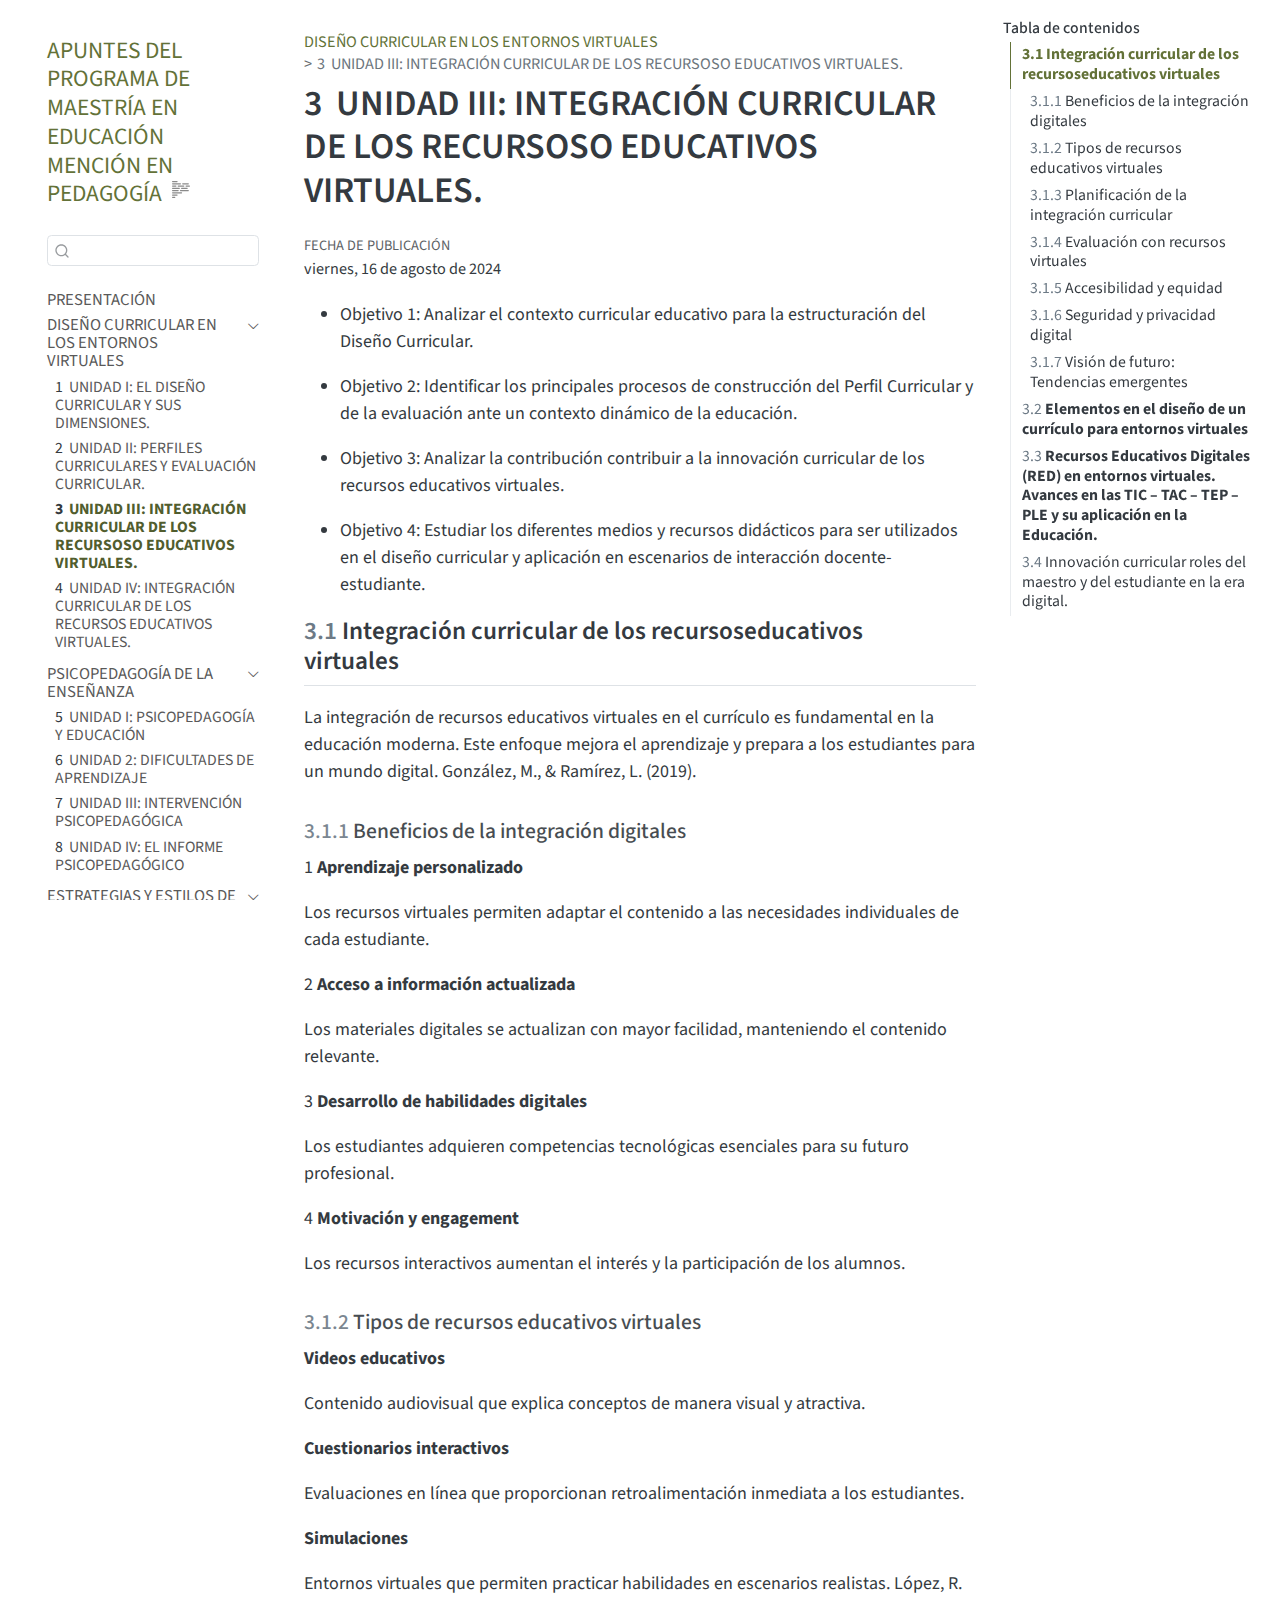
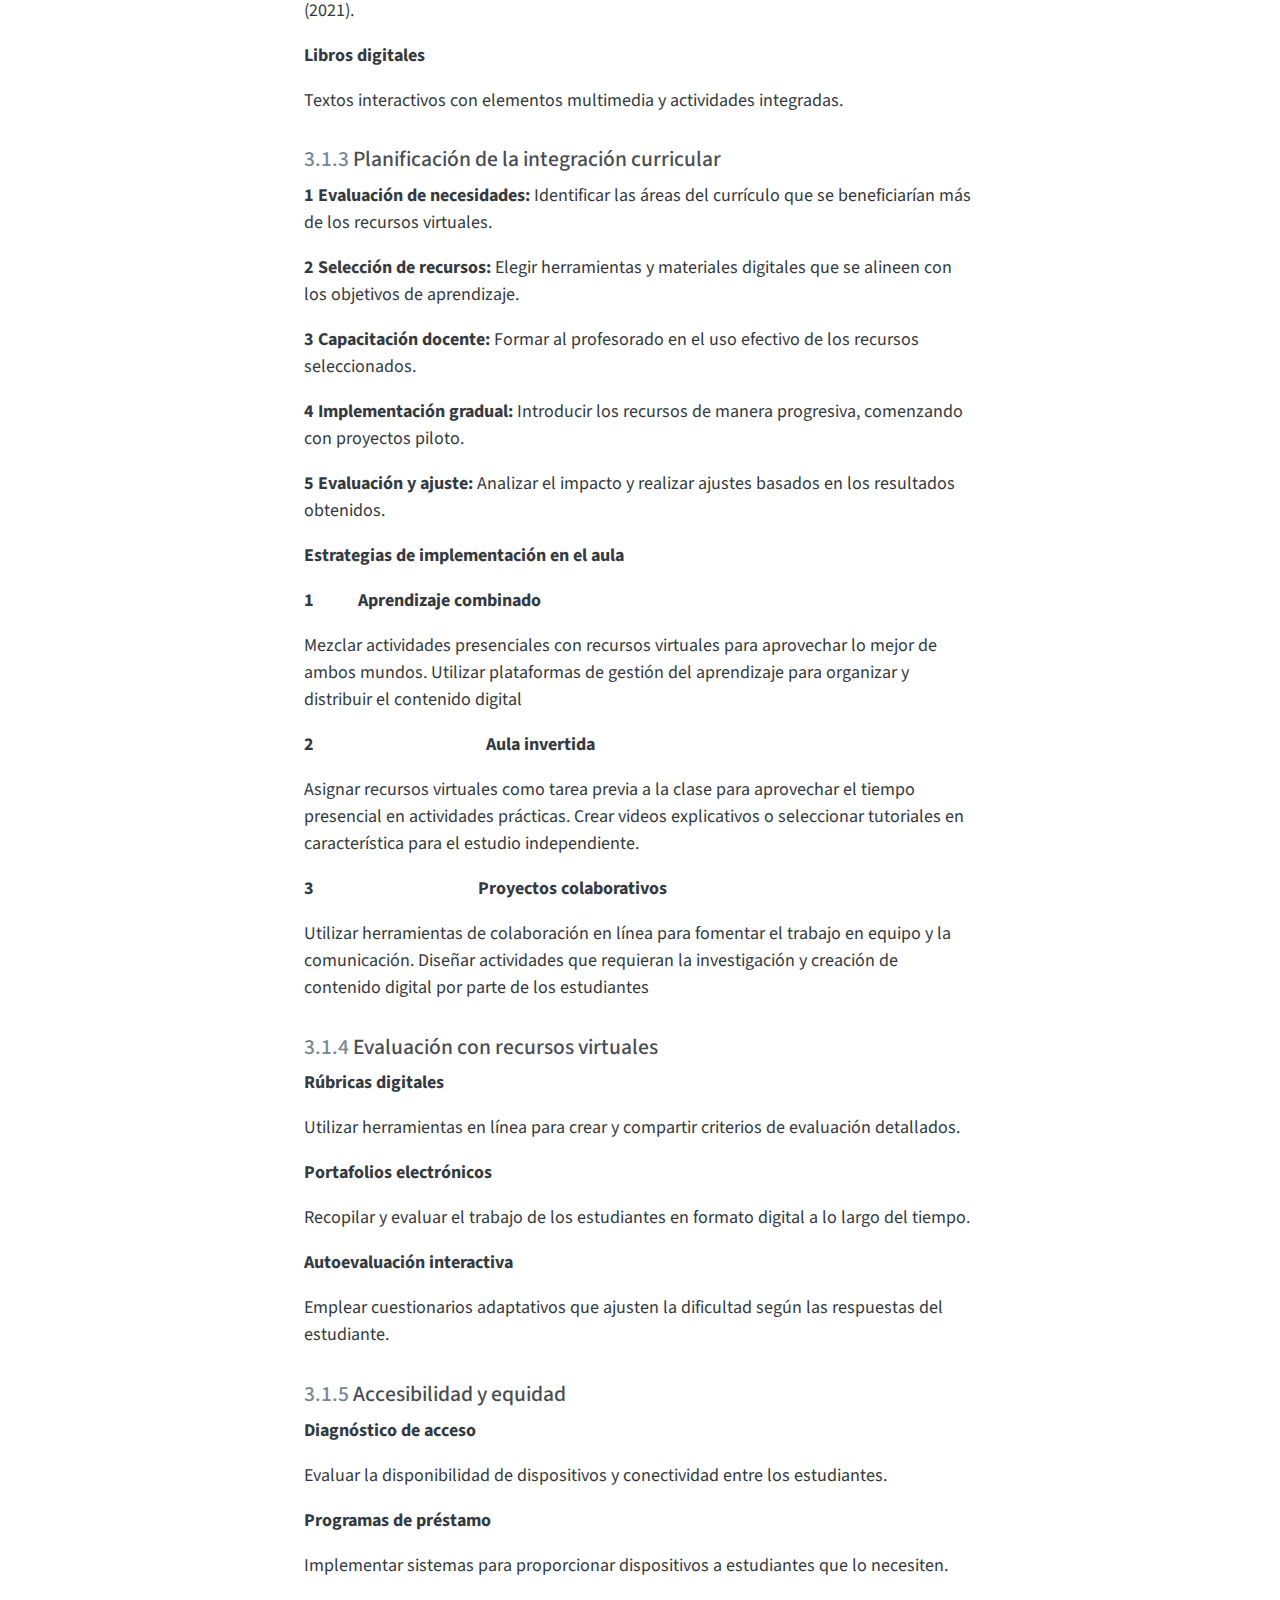
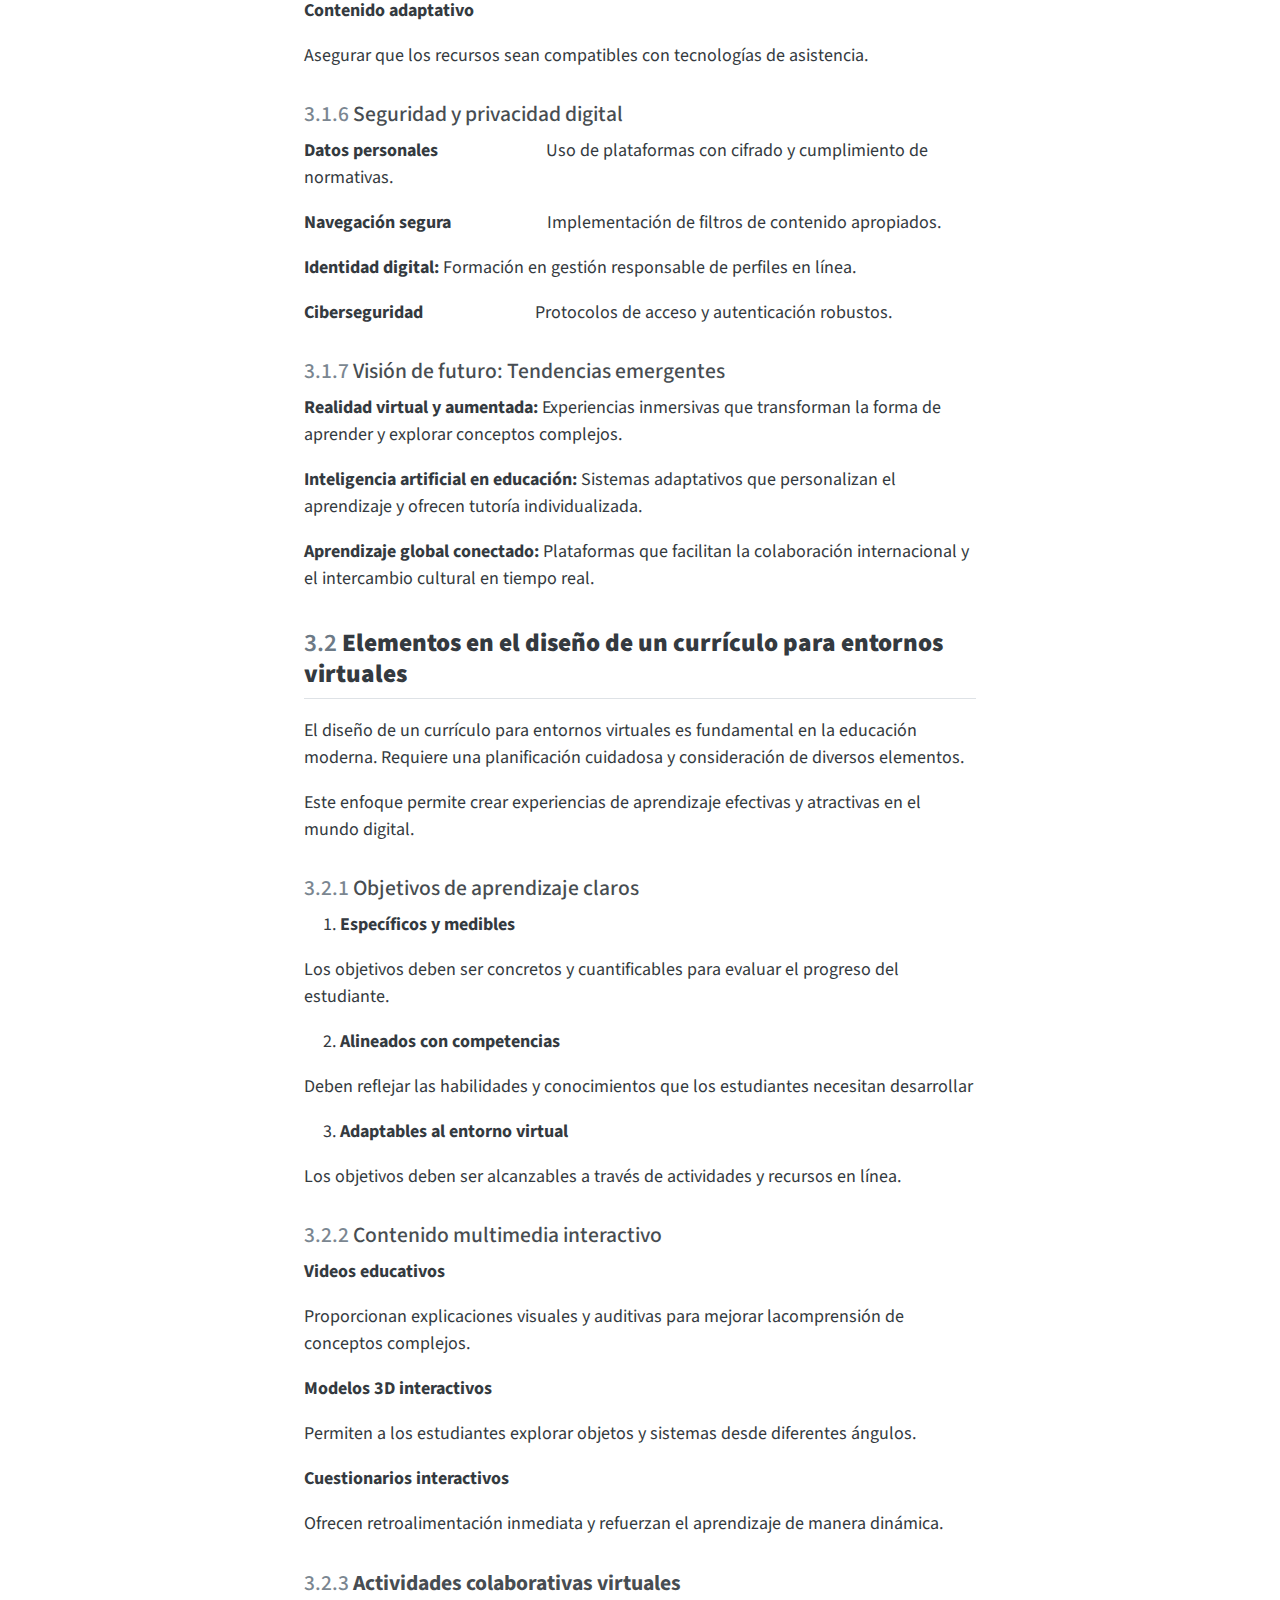
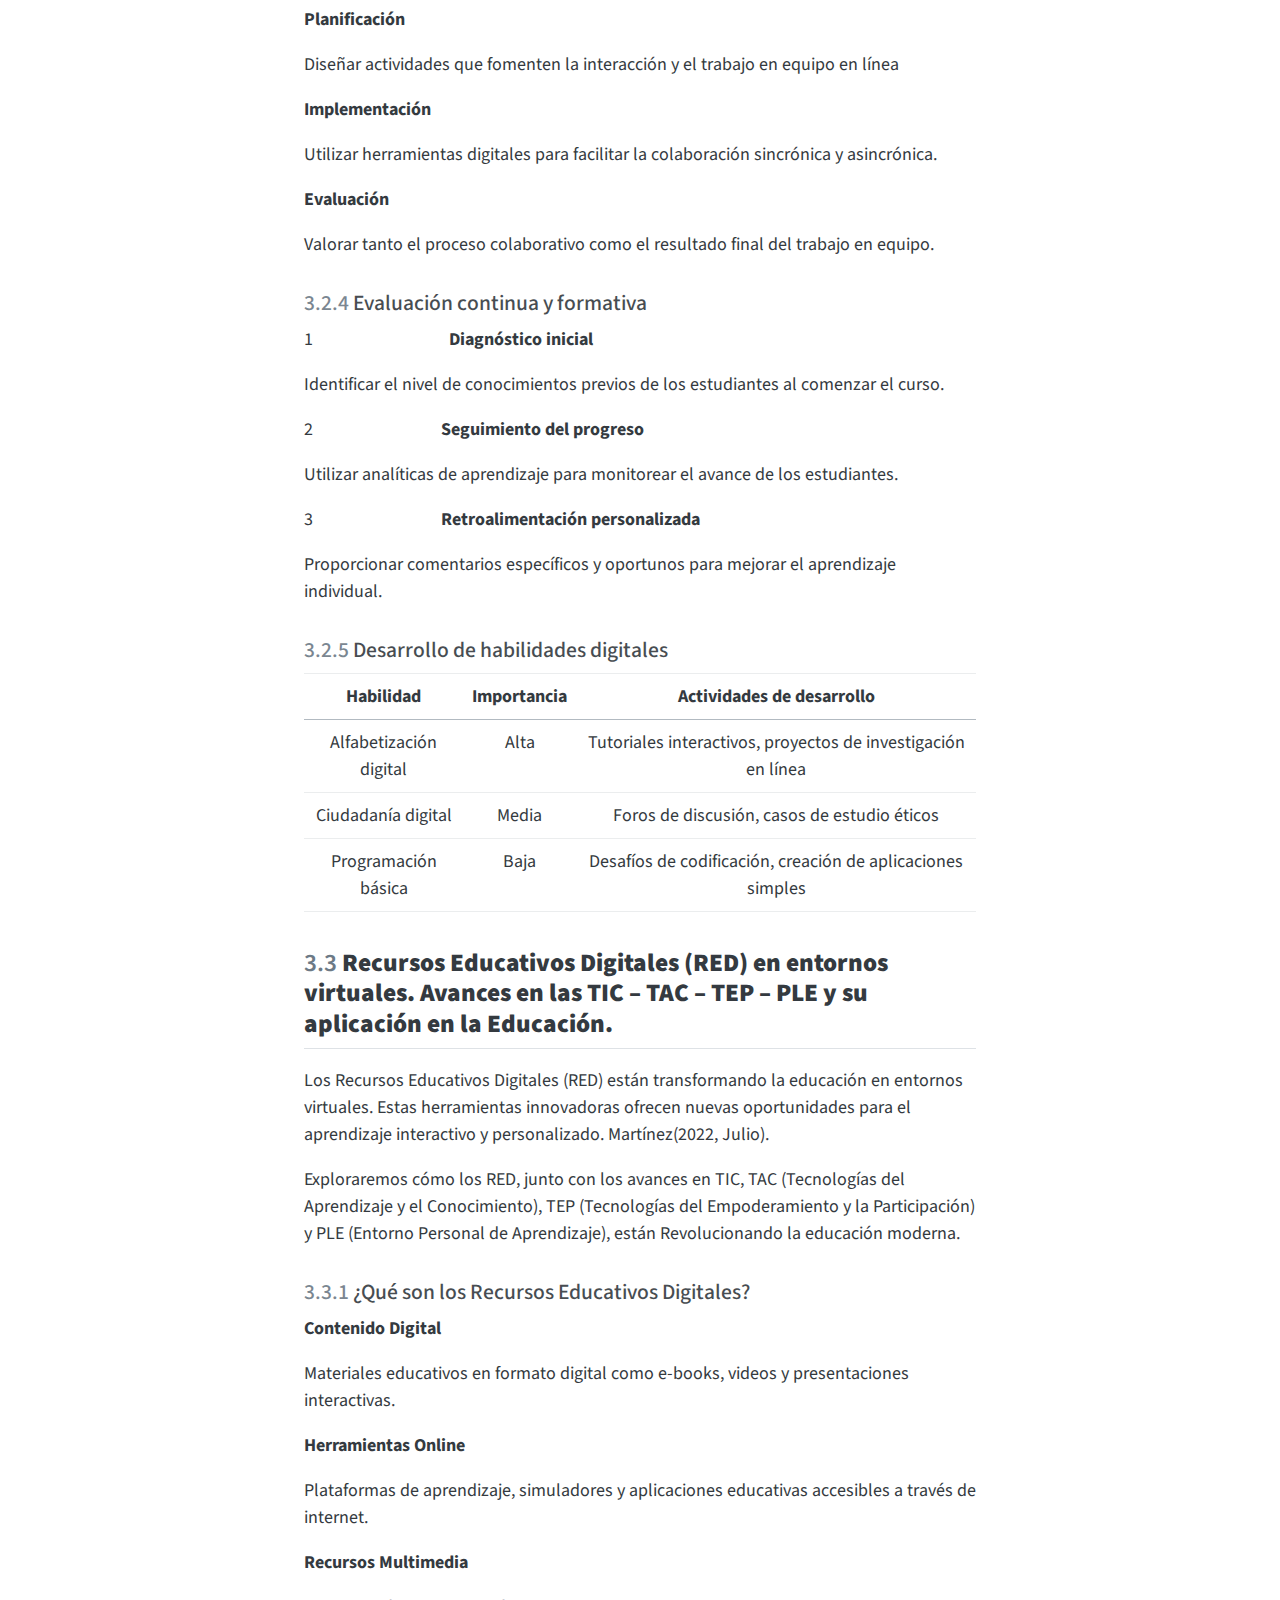
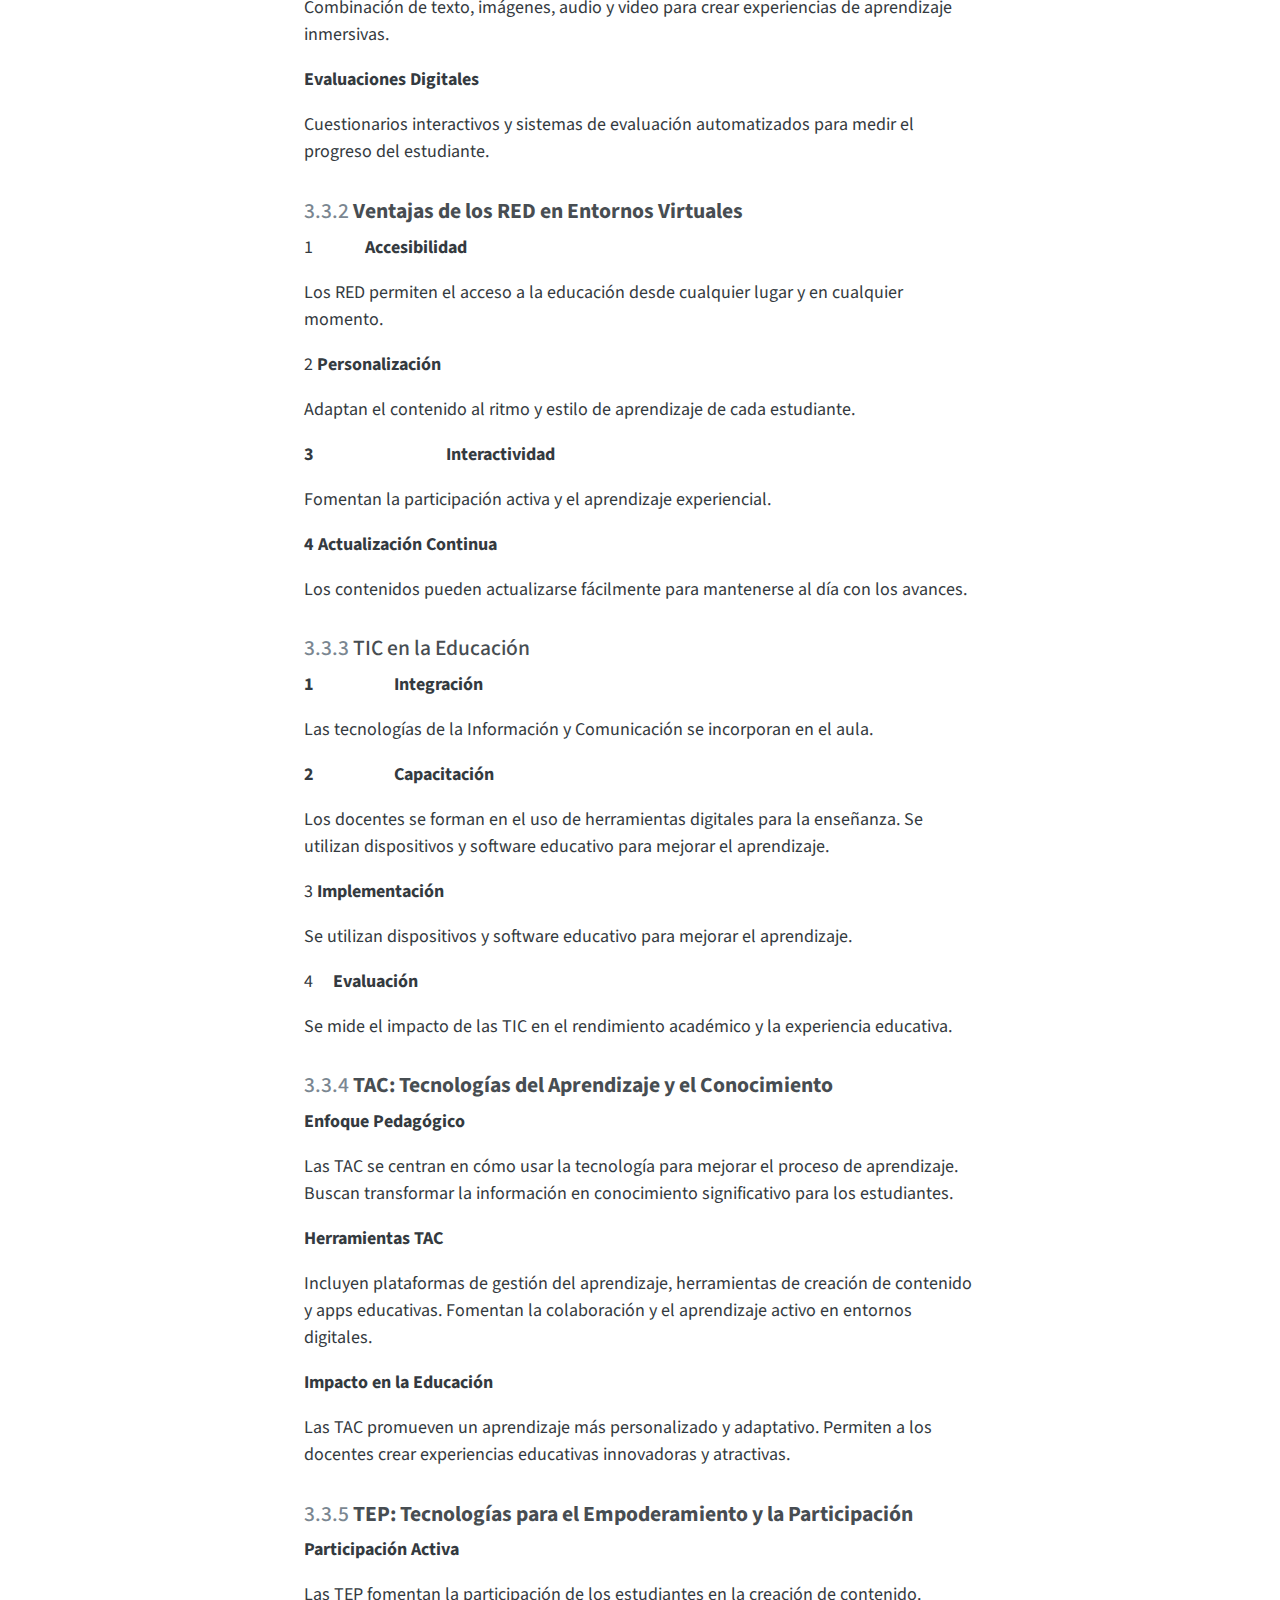
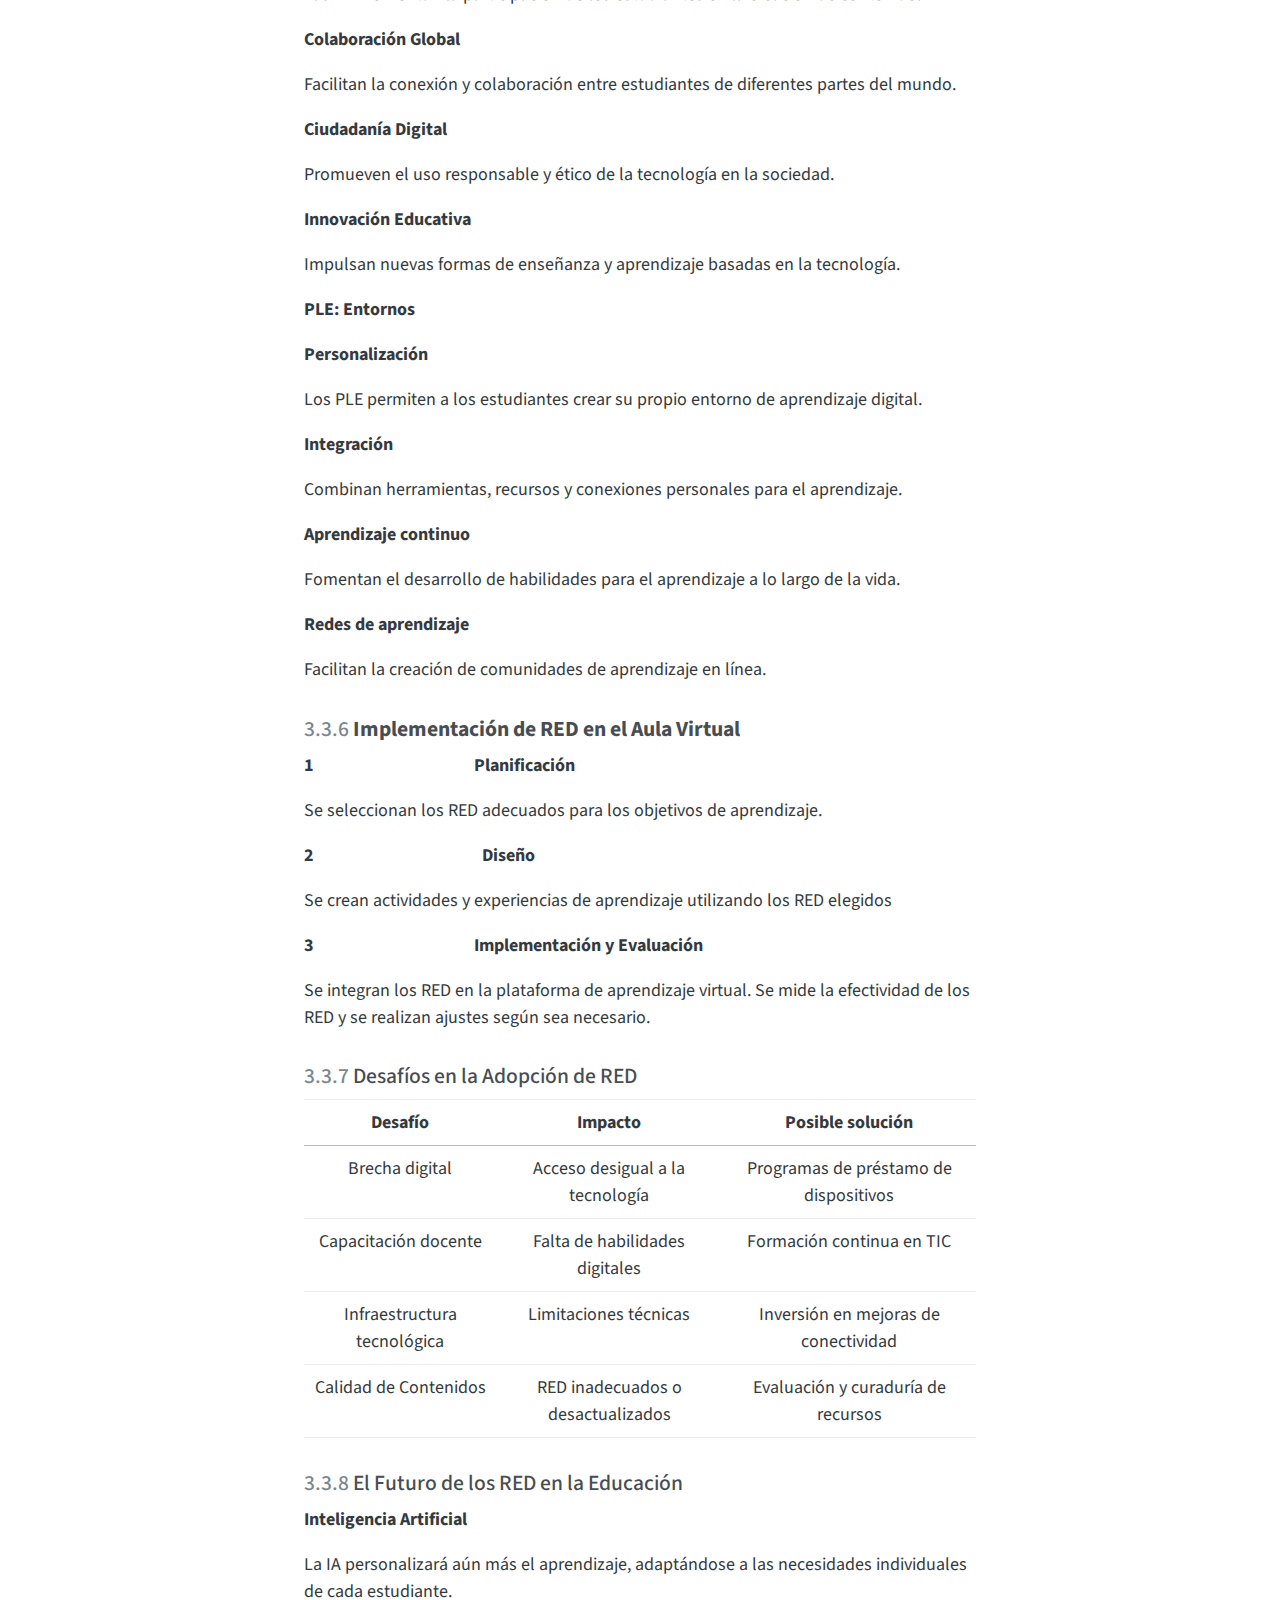
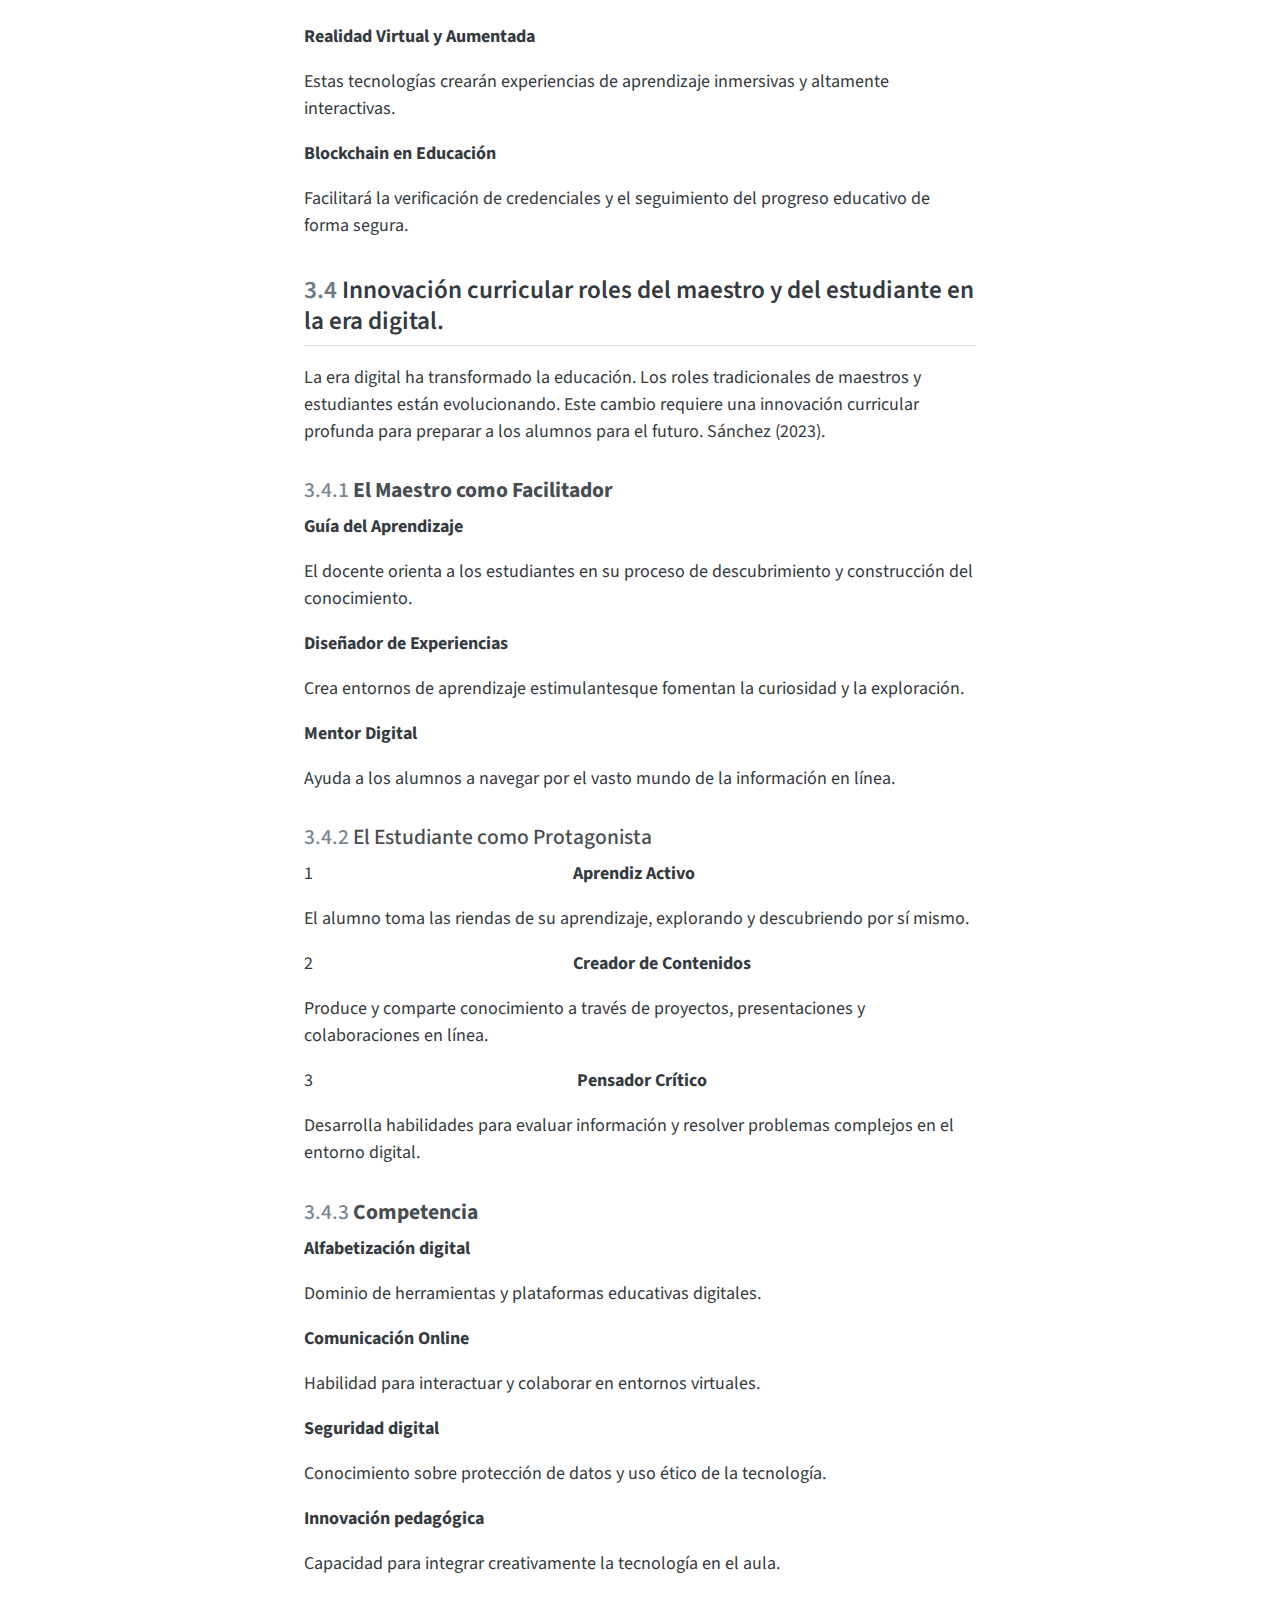
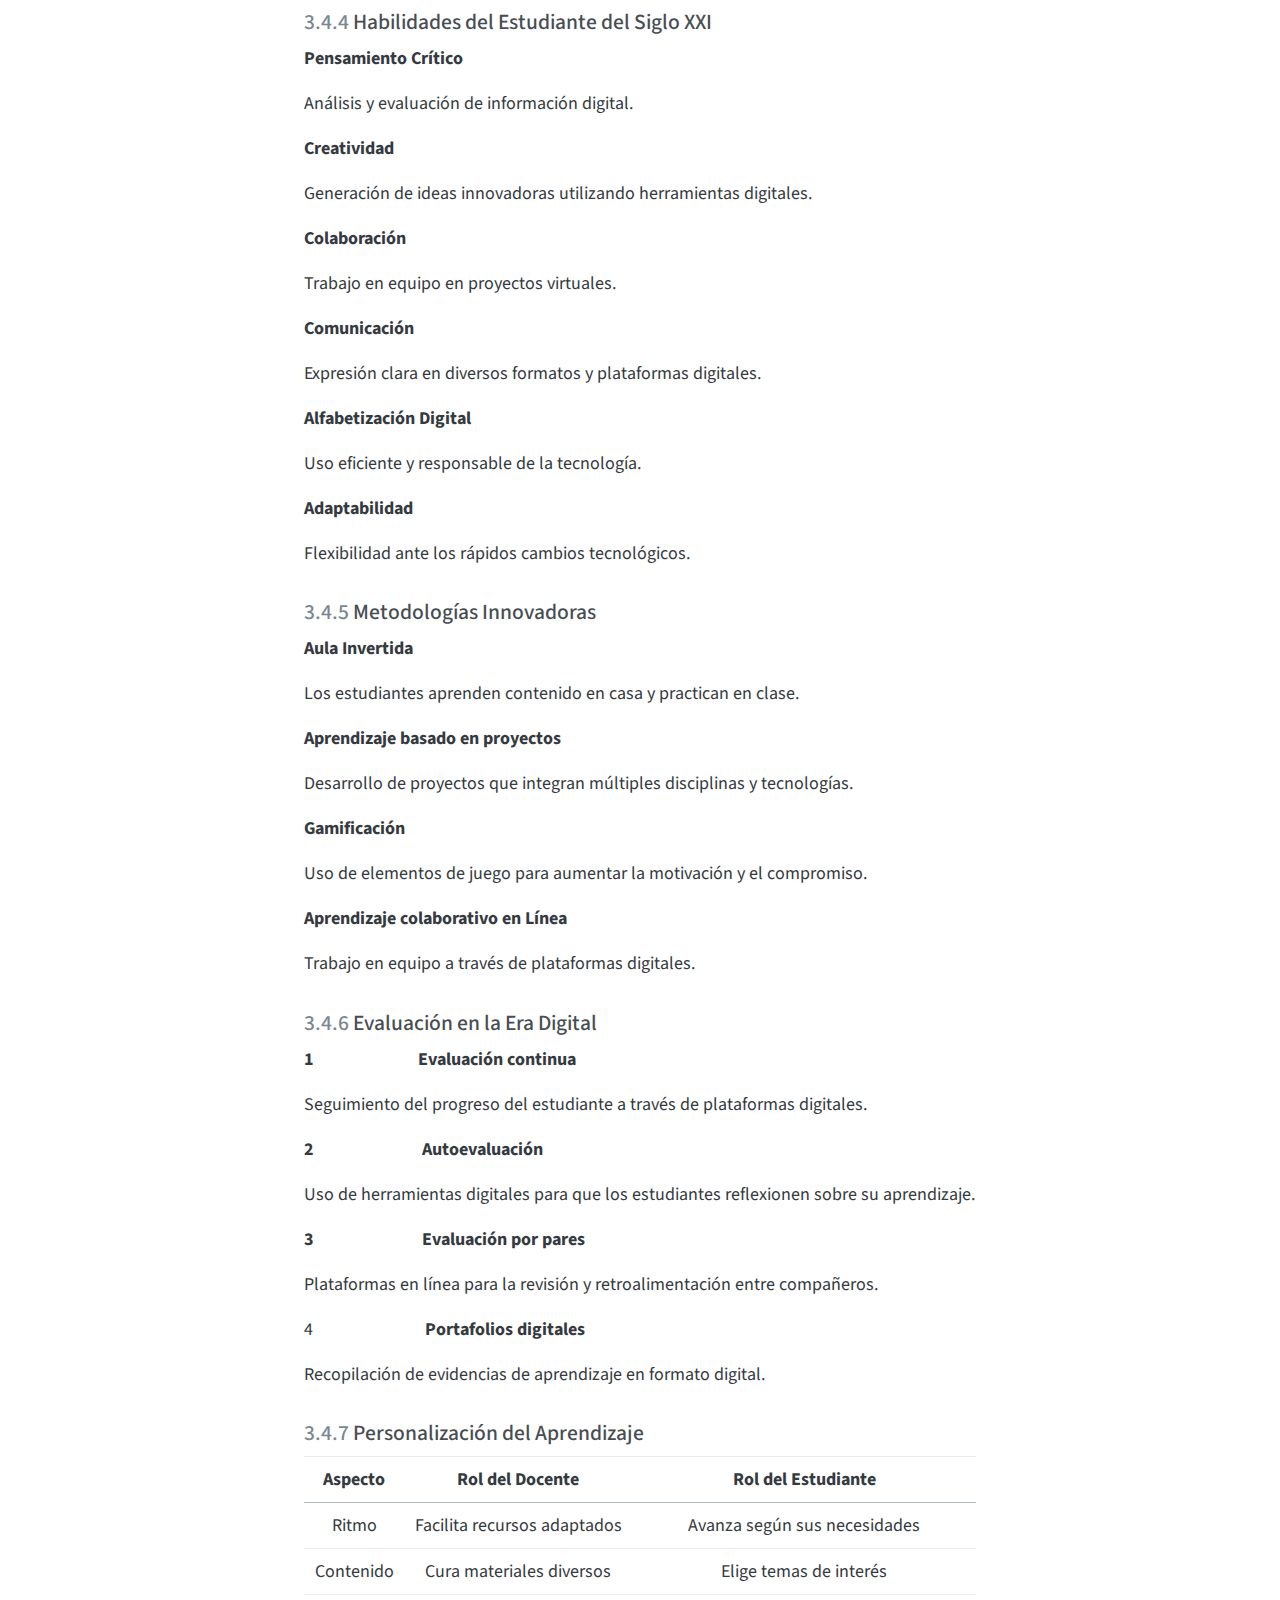
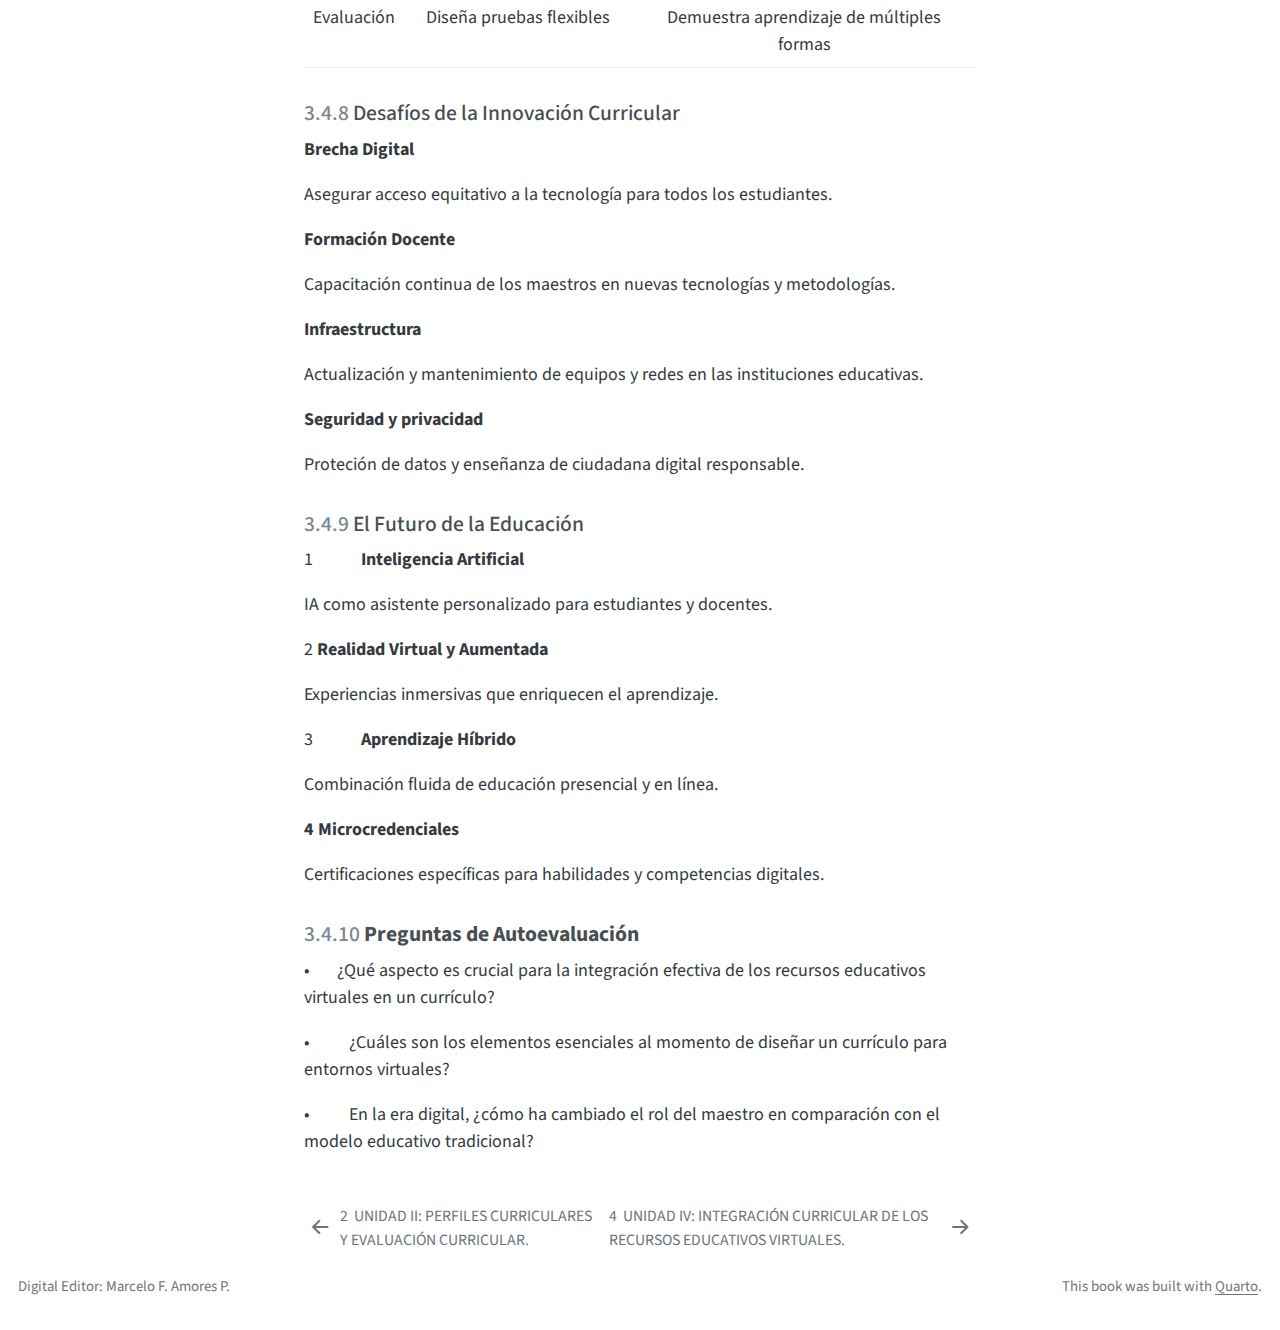
<file: c-03.html>
<!DOCTYPE html>
<html xmlns="http://www.w3.org/1999/xhtml" lang="es" xml:lang="es"><head>

<meta charset="utf-8">
<meta name="generator" content="quarto-1.5.53">

<meta name="viewport" content="width=device-width, initial-scale=1.0, user-scalable=yes">

<meta name="author" content="Marcelo Amores">

<title>3&nbsp; UNIDAD III: INTEGRACIÓN CURRICULAR DE LOS RECURSOSO EDUCATIVOS VIRTUALES. – APUNTES DEL PROGRAMA DE MAESTRÍA EN EDUCACIÓN MENCIÓN EN PEDAGOGÍA</title>
<style>
code{white-space: pre-wrap;}
span.smallcaps{font-variant: small-caps;}
div.columns{display: flex; gap: min(4vw, 1.5em);}
div.column{flex: auto; overflow-x: auto;}
div.hanging-indent{margin-left: 1.5em; text-indent: -1.5em;}
ul.task-list{list-style: none;}
ul.task-list li input[type="checkbox"] {
  width: 0.8em;
  margin: 0 0.8em 0.2em -1em; /* quarto-specific, see https://github.com/quarto-dev/quarto-cli/issues/4556 */ 
  vertical-align: middle;
}
</style>


<script src="site_libs/quarto-nav/quarto-nav.js"></script>
<script src="site_libs/quarto-nav/headroom.min.js"></script>
<script src="site_libs/clipboard/clipboard.min.js"></script>
<script src="site_libs/quarto-search/autocomplete.umd.js"></script>
<script src="site_libs/quarto-search/fuse.min.js"></script>
<script src="site_libs/quarto-search/quarto-search.js"></script>
<meta name="quarto:offset" content="./">
<link href="./c-04.html" rel="next">
<link href="./c-02.html" rel="prev">
<link href="./images/cover1.jpg" rel="icon" type="image/jpeg">
<script src="site_libs/quarto-html/quarto.js"></script>
<script src="site_libs/quarto-html/popper.min.js"></script>
<script src="site_libs/quarto-html/tippy.umd.min.js"></script>
<script src="site_libs/quarto-html/anchor.min.js"></script>
<link href="site_libs/quarto-html/tippy.css" rel="stylesheet">
<link href="site_libs/quarto-html/quarto-syntax-highlighting.css" rel="stylesheet" id="quarto-text-highlighting-styles">
<script src="site_libs/bootstrap/bootstrap.min.js"></script>
<link href="site_libs/bootstrap/bootstrap-icons.css" rel="stylesheet">
<link href="site_libs/bootstrap/bootstrap.min.css" rel="stylesheet" id="quarto-bootstrap" data-mode="light">
<script id="quarto-search-options" type="application/json">{
  "location": "sidebar",
  "copy-button": false,
  "collapse-after": 3,
  "panel-placement": "start",
  "type": "textbox",
  "limit": 50,
  "keyboard-shortcut": [
    "f",
    "/",
    "s"
  ],
  "show-item-context": false,
  "language": {
    "search-no-results-text": "Sin resultados",
    "search-matching-documents-text": "documentos encontrados",
    "search-copy-link-title": "Copiar el enlace en la búsqueda",
    "search-hide-matches-text": "Ocultar resultados adicionales",
    "search-more-match-text": "resultado adicional en este documento",
    "search-more-matches-text": "resultados adicionales en este documento",
    "search-clear-button-title": "Borrar",
    "search-text-placeholder": "",
    "search-detached-cancel-button-title": "Cancelar",
    "search-submit-button-title": "Enviar",
    "search-label": "Buscar"
  }
}</script>
<script defer="" data-domain="r4ds.hadley.nz" src="https://plausible.io/js/plausible.js"></script>


</head>

<body class="nav-sidebar floating">

<div id="quarto-search-results"></div>
  <header id="quarto-header" class="headroom fixed-top">
  <nav class="quarto-secondary-nav">
    <div class="container-fluid d-flex">
      <button type="button" class="quarto-btn-toggle btn" data-bs-toggle="collapse" role="button" data-bs-target=".quarto-sidebar-collapse-item" aria-controls="quarto-sidebar" aria-expanded="false" aria-label="Alternar barra lateral" onclick="if (window.quartoToggleHeadroom) { window.quartoToggleHeadroom(); }">
        <i class="bi bi-layout-text-sidebar-reverse"></i>
      </button>
        <nav class="quarto-page-breadcrumbs" aria-label="breadcrumb"><ol class="breadcrumb"><li class="breadcrumb-item"><a href="./c-01.html">DISEÑO CURRICULAR EN LOS ENTORNOS VIRTUALES</a></li><li class="breadcrumb-item"><a href="./c-03.html"><span class="chapter-number">3</span>&nbsp; <span class="chapter-title">UNIDAD III: INTEGRACIÓN CURRICULAR DE LOS RECURSOSO EDUCATIVOS VIRTUALES.</span></a></li></ol></nav>
        <a class="flex-grow-1" role="navigation" data-bs-toggle="collapse" data-bs-target=".quarto-sidebar-collapse-item" aria-controls="quarto-sidebar" aria-expanded="false" aria-label="Alternar barra lateral" onclick="if (window.quartoToggleHeadroom) { window.quartoToggleHeadroom(); }">      
        </a>
      <button type="button" class="btn quarto-search-button" aria-label="Buscar" onclick="window.quartoOpenSearch();">
        <i class="bi bi-search"></i>
      </button>
    </div>
  </nav>
</header>
<!-- content -->
<div id="quarto-content" class="quarto-container page-columns page-rows-contents page-layout-article">
<!-- sidebar -->
  <nav id="quarto-sidebar" class="sidebar collapse collapse-horizontal quarto-sidebar-collapse-item sidebar-navigation floating overflow-auto">
    <div class="pt-lg-2 mt-2 text-left sidebar-header">
    <div class="sidebar-title mb-0 py-0">
      <a href="./">APUNTES DEL PROGRAMA DE MAESTRÍA EN EDUCACIÓN MENCIÓN EN PEDAGOGÍA</a> 
        <div class="sidebar-tools-main">
  <a href="" class="quarto-reader-toggle quarto-navigation-tool px-1" onclick="window.quartoToggleReader(); return false;" title="Alternar modo lector">
  <div class="quarto-reader-toggle-btn">
  <i class="bi"></i>
  </div>
</a>
</div>
    </div>
      </div>
        <div class="mt-2 flex-shrink-0 align-items-center">
        <div class="sidebar-search">
        <div id="quarto-search" class="" title="Buscar"></div>
        </div>
        </div>
    <div class="sidebar-menu-container"> 
    <ul class="list-unstyled mt-1">
        <li class="sidebar-item">
  <div class="sidebar-item-container"> 
  <a href="./index.html" class="sidebar-item-text sidebar-link">
 <span class="menu-text">PRESENTACIÓN</span></a>
  </div>
</li>
        <li class="sidebar-item sidebar-item-section">
      <div class="sidebar-item-container"> 
            <a class="sidebar-item-text sidebar-link text-start" data-bs-toggle="collapse" data-bs-target="#quarto-sidebar-section-1" role="navigation" aria-expanded="true">
 <span class="menu-text">DISEÑO CURRICULAR EN LOS ENTORNOS VIRTUALES</span></a>
          <a class="sidebar-item-toggle text-start" data-bs-toggle="collapse" data-bs-target="#quarto-sidebar-section-1" role="navigation" aria-expanded="true" aria-label="Alternar sección">
            <i class="bi bi-chevron-right ms-2"></i>
          </a> 
      </div>
      <ul id="quarto-sidebar-section-1" class="collapse list-unstyled sidebar-section depth1 show">  
          <li class="sidebar-item">
  <div class="sidebar-item-container"> 
  <a href="./c-01.html" class="sidebar-item-text sidebar-link">
 <span class="menu-text"><span class="chapter-number">1</span>&nbsp; <span class="chapter-title">UNIDAD I: EL DISEÑO CURRICULAR Y SUS DIMENSIONES.</span></span></a>
  </div>
</li>
          <li class="sidebar-item">
  <div class="sidebar-item-container"> 
  <a href="./c-02.html" class="sidebar-item-text sidebar-link">
 <span class="menu-text"><span class="chapter-number">2</span>&nbsp; <span class="chapter-title">UNIDAD II: PERFILES CURRICULARES Y EVALUACIÓN CURRICULAR.</span></span></a>
  </div>
</li>
          <li class="sidebar-item">
  <div class="sidebar-item-container"> 
  <a href="./c-03.html" class="sidebar-item-text sidebar-link active">
 <span class="menu-text"><span class="chapter-number">3</span>&nbsp; <span class="chapter-title">UNIDAD III: INTEGRACIÓN CURRICULAR DE LOS RECURSOSO EDUCATIVOS VIRTUALES.</span></span></a>
  </div>
</li>
          <li class="sidebar-item">
  <div class="sidebar-item-container"> 
  <a href="./c-04.html" class="sidebar-item-text sidebar-link">
 <span class="menu-text"><span class="chapter-number">4</span>&nbsp; <span class="chapter-title">UNIDAD IV: INTEGRACIÓN CURRICULAR DE LOS RECURSOS EDUCATIVOS VIRTUALES.</span></span></a>
  </div>
</li>
      </ul>
  </li>
        <li class="sidebar-item sidebar-item-section">
      <div class="sidebar-item-container"> 
            <a class="sidebar-item-text sidebar-link text-start" data-bs-toggle="collapse" data-bs-target="#quarto-sidebar-section-2" role="navigation" aria-expanded="true">
 <span class="menu-text">PSICOPEDAGOGÍA DE LA ENSEÑANZA</span></a>
          <a class="sidebar-item-toggle text-start" data-bs-toggle="collapse" data-bs-target="#quarto-sidebar-section-2" role="navigation" aria-expanded="true" aria-label="Alternar sección">
            <i class="bi bi-chevron-right ms-2"></i>
          </a> 
      </div>
      <ul id="quarto-sidebar-section-2" class="collapse list-unstyled sidebar-section depth1 show">  
          <li class="sidebar-item">
  <div class="sidebar-item-container"> 
  <a href="./a-01.html" class="sidebar-item-text sidebar-link">
 <span class="menu-text"><span class="chapter-number">5</span>&nbsp; <span class="chapter-title">UNIDAD I: PSICOPEDAGOGÍA Y EDUCACIÓN</span></span></a>
  </div>
</li>
          <li class="sidebar-item">
  <div class="sidebar-item-container"> 
  <a href="./a-02.html" class="sidebar-item-text sidebar-link">
 <span class="menu-text"><span class="chapter-number">6</span>&nbsp; <span class="chapter-title">UNIDAD 2: DIFICULTADES DE APRENDIZAJE</span></span></a>
  </div>
</li>
          <li class="sidebar-item">
  <div class="sidebar-item-container"> 
  <a href="./a-03.html" class="sidebar-item-text sidebar-link">
 <span class="menu-text"><span class="chapter-number">7</span>&nbsp; <span class="chapter-title">UNIDAD III: INTERVENCIÓN PSICOPEDAGÓGICA</span></span></a>
  </div>
</li>
          <li class="sidebar-item">
  <div class="sidebar-item-container"> 
  <a href="./a-04.html" class="sidebar-item-text sidebar-link">
 <span class="menu-text"><span class="chapter-number">8</span>&nbsp; <span class="chapter-title">UNIDAD IV: EL INFORME PSICOPEDAGÓGICO</span></span></a>
  </div>
</li>
      </ul>
  </li>
        <li class="sidebar-item sidebar-item-section">
      <div class="sidebar-item-container"> 
            <a class="sidebar-item-text sidebar-link text-start" data-bs-toggle="collapse" data-bs-target="#quarto-sidebar-section-3" role="navigation" aria-expanded="true">
 <span class="menu-text">ESTRATEGIAS Y ESTILOS DE APRENDIZAJE</span></a>
          <a class="sidebar-item-toggle text-start" data-bs-toggle="collapse" data-bs-target="#quarto-sidebar-section-3" role="navigation" aria-expanded="true" aria-label="Alternar sección">
            <i class="bi bi-chevron-right ms-2"></i>
          </a> 
      </div>
      <ul id="quarto-sidebar-section-3" class="collapse list-unstyled sidebar-section depth1 show">  
          <li class="sidebar-item">
  <div class="sidebar-item-container"> 
  <a href="./b-01.html" class="sidebar-item-text sidebar-link">
 <span class="menu-text"><span class="chapter-number">9</span>&nbsp; <span class="chapter-title">UNIDAD I: INTELIGENCIA E INTELIGENCIAS MÚLTIPLES.</span></span></a>
  </div>
</li>
          <li class="sidebar-item">
  <div class="sidebar-item-container"> 
  <a href="./b-02.html" class="sidebar-item-text sidebar-link">
 <span class="menu-text"><span class="chapter-number">10</span>&nbsp; <span class="chapter-title">UNIDAD II: ESTRATEGIA Y ESTILOS DE APRENDIZAJE.</span></span></a>
  </div>
</li>
          <li class="sidebar-item">
  <div class="sidebar-item-container"> 
  <a href="./b-03.html" class="sidebar-item-text sidebar-link">
 <span class="menu-text"><span class="chapter-number">11</span>&nbsp; <span class="chapter-title">UNIDAD III: CREATIVIDAD EN LA EDUCACIÓN.</span></span></a>
  </div>
</li>
          <li class="sidebar-item">
  <div class="sidebar-item-container"> 
  <a href="./b-04.html" class="sidebar-item-text sidebar-link">
 <span class="menu-text"><span class="chapter-number">12</span>&nbsp; <span class="chapter-title">UNIDAD IV: EL APRENDIZAJE COLABORATIVO.</span></span></a>
  </div>
</li>
      </ul>
  </li>
    </ul>
    </div>
</nav>
<div id="quarto-sidebar-glass" class="quarto-sidebar-collapse-item" data-bs-toggle="collapse" data-bs-target=".quarto-sidebar-collapse-item"></div>
<!-- margin-sidebar -->
    <div id="quarto-margin-sidebar" class="sidebar margin-sidebar">
        <nav id="TOC" role="doc-toc" class="toc-active">
    <h2 id="toc-title">Tabla de contenidos</h2>
   
  <ul>
  <li><a href="#integración-curricular-de-los-recursoseducativos-virtuales" id="toc-integración-curricular-de-los-recursoseducativos-virtuales" class="nav-link active" data-scroll-target="#integración-curricular-de-los-recursoseducativos-virtuales"><span class="header-section-number">3.1</span> Integración curricular de los recursoseducativos virtuales</a>
  <ul class="collapse">
  <li><a href="#beneficios-de-la-integración-digitales" id="toc-beneficios-de-la-integración-digitales" class="nav-link" data-scroll-target="#beneficios-de-la-integración-digitales"><span class="header-section-number">3.1.1</span> Beneficios de la integración digitales</a></li>
  <li><a href="#tipos-de-recursos-educativos-virtuales" id="toc-tipos-de-recursos-educativos-virtuales" class="nav-link" data-scroll-target="#tipos-de-recursos-educativos-virtuales"><span class="header-section-number">3.1.2</span> Tipos de recursos educativos virtuales</a></li>
  <li><a href="#planificación-de-la-integración-curricular" id="toc-planificación-de-la-integración-curricular" class="nav-link" data-scroll-target="#planificación-de-la-integración-curricular"><span class="header-section-number">3.1.3</span> Planificación de la integración curricular</a></li>
  <li><a href="#evaluación-con-recursos-virtuales" id="toc-evaluación-con-recursos-virtuales" class="nav-link" data-scroll-target="#evaluación-con-recursos-virtuales"><span class="header-section-number">3.1.4</span> Evaluación con recursos virtuales</a></li>
  <li><a href="#accesibilidad-y-equidad" id="toc-accesibilidad-y-equidad" class="nav-link" data-scroll-target="#accesibilidad-y-equidad"><span class="header-section-number">3.1.5</span> Accesibilidad y equidad</a></li>
  <li><a href="#seguridad-y-privacidad-digital" id="toc-seguridad-y-privacidad-digital" class="nav-link" data-scroll-target="#seguridad-y-privacidad-digital"><span class="header-section-number">3.1.6</span> Seguridad y privacidad digital</a></li>
  <li><a href="#visión-de-futuro-tendencias-emergentes" id="toc-visión-de-futuro-tendencias-emergentes" class="nav-link" data-scroll-target="#visión-de-futuro-tendencias-emergentes"><span class="header-section-number">3.1.7</span> Visión de futuro: Tendencias emergentes</a></li>
  </ul></li>
  <li><a href="#elementos-en-el-diseño-de-un-currículo-para-entornos-virtuales" id="toc-elementos-en-el-diseño-de-un-currículo-para-entornos-virtuales" class="nav-link" data-scroll-target="#elementos-en-el-diseño-de-un-currículo-para-entornos-virtuales"><span class="header-section-number">3.2</span> <strong>Elementos en el diseño de un currículo para entornos virtuales</strong></a>
  <ul class="collapse">
  <li><a href="#objetivos-de-aprendizaje-claros" id="toc-objetivos-de-aprendizaje-claros" class="nav-link" data-scroll-target="#objetivos-de-aprendizaje-claros"><span class="header-section-number">3.2.1</span> Objetivos de aprendizaje claros</a></li>
  <li><a href="#contenido-multimedia-interactivo" id="toc-contenido-multimedia-interactivo" class="nav-link" data-scroll-target="#contenido-multimedia-interactivo"><span class="header-section-number">3.2.2</span> Contenido multimedia interactivo</a></li>
  <li><a href="#actividades-colaborativas-virtuales" id="toc-actividades-colaborativas-virtuales" class="nav-link" data-scroll-target="#actividades-colaborativas-virtuales"><span class="header-section-number">3.2.3</span> <strong>Actividades colaborativas virtuales</strong></a></li>
  <li><a href="#evaluación-continua-y-formativa" id="toc-evaluación-continua-y-formativa" class="nav-link" data-scroll-target="#evaluación-continua-y-formativa"><span class="header-section-number">3.2.4</span> Evaluación continua y formativa</a></li>
  <li><a href="#desarrollo-de-habilidades-digitales" id="toc-desarrollo-de-habilidades-digitales" class="nav-link" data-scroll-target="#desarrollo-de-habilidades-digitales"><span class="header-section-number">3.2.5</span> Desarrollo de habilidades digitales</a></li>
  </ul></li>
  <li><a href="#recursos-educativos-digitales-red-en-entornos-virtuales.-avances-en-las-tic-tac-tep-ple-y-su-aplicación-en-la-educación." id="toc-recursos-educativos-digitales-red-en-entornos-virtuales.-avances-en-las-tic-tac-tep-ple-y-su-aplicación-en-la-educación." class="nav-link" data-scroll-target="#recursos-educativos-digitales-red-en-entornos-virtuales.-avances-en-las-tic-tac-tep-ple-y-su-aplicación-en-la-educación."><span class="header-section-number">3.3</span> <strong>Recursos Educativos Digitales (RED) en entornos virtuales. Avances en las TIC – TAC – TEP – PLE y su aplicación en la Educación.</strong></a>
  <ul class="collapse">
  <li><a href="#qué-son-los-recursos-educativos-digitales" id="toc-qué-son-los-recursos-educativos-digitales" class="nav-link" data-scroll-target="#qué-son-los-recursos-educativos-digitales"><span class="header-section-number">3.3.1</span> ¿Qué son los Recursos Educativos Digitales?</a></li>
  <li><a href="#ventajas-de-los-red-en-entornos-virtuales" id="toc-ventajas-de-los-red-en-entornos-virtuales" class="nav-link" data-scroll-target="#ventajas-de-los-red-en-entornos-virtuales"><span class="header-section-number">3.3.2</span> <strong>Ventajas de los RED en Entornos Virtuales</strong></a></li>
  <li><a href="#tic-en-la-educación" id="toc-tic-en-la-educación" class="nav-link" data-scroll-target="#tic-en-la-educación"><span class="header-section-number">3.3.3</span> TIC en la Educación</a></li>
  <li><a href="#tac-tecnologías-del-aprendizaje-y-el-conocimiento" id="toc-tac-tecnologías-del-aprendizaje-y-el-conocimiento" class="nav-link" data-scroll-target="#tac-tecnologías-del-aprendizaje-y-el-conocimiento"><span class="header-section-number">3.3.4</span> <strong>TAC: Tecnologías del Aprendizaje y el Conocimiento</strong></a></li>
  <li><a href="#tep-tecnologías-para-el-empoderamiento-y-la-participación" id="toc-tep-tecnologías-para-el-empoderamiento-y-la-participación" class="nav-link" data-scroll-target="#tep-tecnologías-para-el-empoderamiento-y-la-participación"><span class="header-section-number">3.3.5</span> <strong>TEP: Tecnologías para el Empoderamiento y la Participación</strong></a></li>
  <li><a href="#implementación-de-red-en-el-aula-virtual" id="toc-implementación-de-red-en-el-aula-virtual" class="nav-link" data-scroll-target="#implementación-de-red-en-el-aula-virtual"><span class="header-section-number">3.3.6</span> <strong>Implementación de RED en el Aula Virtual</strong></a></li>
  <li><a href="#desafíos-en-la-adopción-de-red" id="toc-desafíos-en-la-adopción-de-red" class="nav-link" data-scroll-target="#desafíos-en-la-adopción-de-red"><span class="header-section-number">3.3.7</span> Desafíos en la Adopción de RED</a></li>
  <li><a href="#el-futuro-de-los-red-en-la-educación" id="toc-el-futuro-de-los-red-en-la-educación" class="nav-link" data-scroll-target="#el-futuro-de-los-red-en-la-educación"><span class="header-section-number">3.3.8</span> El Futuro de los RED en la Educación</a></li>
  </ul></li>
  <li><a href="#innovación-curricular-roles-del-maestro-y-del-estudiante-en-la-era-digital." id="toc-innovación-curricular-roles-del-maestro-y-del-estudiante-en-la-era-digital." class="nav-link" data-scroll-target="#innovación-curricular-roles-del-maestro-y-del-estudiante-en-la-era-digital."><span class="header-section-number">3.4</span> Innovación curricular roles del maestro y del estudiante en la era digital.</a>
  <ul class="collapse">
  <li><a href="#el-maestro-como-facilitador" id="toc-el-maestro-como-facilitador" class="nav-link" data-scroll-target="#el-maestro-como-facilitador"><span class="header-section-number">3.4.1</span> <strong>El Maestro como Facilitador</strong></a></li>
  <li><a href="#el-estudiante-como-protagonista" id="toc-el-estudiante-como-protagonista" class="nav-link" data-scroll-target="#el-estudiante-como-protagonista"><span class="header-section-number">3.4.2</span> El Estudiante como Protagonista</a></li>
  <li><a href="#competencia" id="toc-competencia" class="nav-link" data-scroll-target="#competencia"><span class="header-section-number">3.4.3</span> <strong>Competencia</strong></a></li>
  <li><a href="#habilidades-del-estudiante-del-siglo-xxi" id="toc-habilidades-del-estudiante-del-siglo-xxi" class="nav-link" data-scroll-target="#habilidades-del-estudiante-del-siglo-xxi"><span class="header-section-number">3.4.4</span> Habilidades del Estudiante del Siglo XXI</a></li>
  <li><a href="#metodologías-innovadoras" id="toc-metodologías-innovadoras" class="nav-link" data-scroll-target="#metodologías-innovadoras"><span class="header-section-number">3.4.5</span> Metodologías Innovadoras</a></li>
  <li><a href="#evaluación-en-la-era-digital" id="toc-evaluación-en-la-era-digital" class="nav-link" data-scroll-target="#evaluación-en-la-era-digital"><span class="header-section-number">3.4.6</span> Evaluación en la Era Digital</a></li>
  <li><a href="#personalización-del-aprendizaje" id="toc-personalización-del-aprendizaje" class="nav-link" data-scroll-target="#personalización-del-aprendizaje"><span class="header-section-number">3.4.7</span> Personalización del Aprendizaje</a></li>
  <li><a href="#desafíos-de-la-innovación-curricular" id="toc-desafíos-de-la-innovación-curricular" class="nav-link" data-scroll-target="#desafíos-de-la-innovación-curricular"><span class="header-section-number">3.4.8</span> Desafíos de la Innovación Curricular</a></li>
  <li><a href="#el-futuro-de-la-educación" id="toc-el-futuro-de-la-educación" class="nav-link" data-scroll-target="#el-futuro-de-la-educación"><span class="header-section-number">3.4.9</span> El Futuro de la Educación</a></li>
  <li><a href="#preguntas-de-autoevaluación" id="toc-preguntas-de-autoevaluación" class="nav-link" data-scroll-target="#preguntas-de-autoevaluación"><span class="header-section-number">3.4.10</span> <strong>Preguntas de Autoevaluación</strong></a></li>
  </ul></li>
  </ul>
</nav>
    </div>
<!-- main -->
<main class="content" id="quarto-document-content">

<header id="title-block-header" class="quarto-title-block default"><nav class="quarto-page-breadcrumbs quarto-title-breadcrumbs d-none d-lg-block" aria-label="breadcrumb"><ol class="breadcrumb"><li class="breadcrumb-item"><a href="./c-01.html">DISEÑO CURRICULAR EN LOS ENTORNOS VIRTUALES</a></li><li class="breadcrumb-item"><a href="./c-03.html"><span class="chapter-number">3</span>&nbsp; <span class="chapter-title">UNIDAD III: INTEGRACIÓN CURRICULAR DE LOS RECURSOSO EDUCATIVOS VIRTUALES.</span></a></li></ol></nav>
<div class="quarto-title">
<h1 class="title"><span class="chapter-number">3</span>&nbsp; <span class="chapter-title">UNIDAD III: INTEGRACIÓN CURRICULAR DE LOS RECURSOSO EDUCATIVOS VIRTUALES.</span></h1>
</div>



<div class="quarto-title-meta">

    
    <div>
    <div class="quarto-title-meta-heading">Fecha de publicación</div>
    <div class="quarto-title-meta-contents">
      <p class="date">viernes, 16 de agosto de 2024</p>
    </div>
  </div>
  
    
  </div>
  


</header>


<ul>
<li><p>Objetivo 1: Analizar el contexto curricular educativo para la estructuración del Diseño Curricular.</p></li>
<li><p>Objetivo 2: Identificar los principales procesos de construcción del Perfil Curricular y de la evaluación ante un contexto dinámico de la educación.</p></li>
<li><p>Objetivo 3: Analizar la contribución contribuir a la innovación curricular de los recursos educativos virtuales.</p></li>
<li><p>Objetivo 4: Estudiar los diferentes medios y recursos didácticos para ser utilizados en el diseño curricular y aplicación en escenarios de interacción docente-estudiante.</p></li>
</ul>
<section id="integración-curricular-de-los-recursoseducativos-virtuales" class="level2" data-number="3.1">
<h2 data-number="3.1" class="anchored" data-anchor-id="integración-curricular-de-los-recursoseducativos-virtuales"><span class="header-section-number">3.1</span> Integración curricular de los recursoseducativos virtuales</h2>
<p>La integración de recursos educativos virtuales en el currículo es fundamental en la educación moderna. Este enfoque mejora el aprendizaje y prepara a los estudiantes para un mundo digital. González, M., &amp; Ramírez, L. (2019).</p>
<section id="beneficios-de-la-integración-digitales" class="level3" data-number="3.1.1">
<h3 data-number="3.1.1" class="anchored" data-anchor-id="beneficios-de-la-integración-digitales"><span class="header-section-number">3.1.1</span> Beneficios de la integración digitales</h3>
<p>1 <strong>Aprendizaje personalizado</strong></p>
<p>Los recursos virtuales permiten adaptar el contenido a las necesidades individuales de cada estudiante.</p>
<p>2 <strong>Acceso a información actualizada</strong></p>
<p>Los materiales digitales se actualizan con mayor facilidad, manteniendo el contenido relevante.</p>
<p>3 <strong>Desarrollo de habilidades digitales</strong></p>
<p>Los estudiantes adquieren competencias tecnológicas esenciales para su futuro profesional.</p>
<p>4 <strong>Motivación y engagement</strong></p>
<p>Los recursos interactivos aumentan el interés y la participación de los alumnos.</p>
</section>
<section id="tipos-de-recursos-educativos-virtuales" class="level3" data-number="3.1.2">
<h3 data-number="3.1.2" class="anchored" data-anchor-id="tipos-de-recursos-educativos-virtuales"><span class="header-section-number">3.1.2</span> Tipos de recursos educativos virtuales</h3>
<p><strong>Videos educativos</strong></p>
<p>Contenido audiovisual que explica conceptos de manera visual y atractiva.</p>
<p><strong>Cuestionarios interactivos</strong></p>
<p>Evaluaciones en línea que proporcionan retroalimentación inmediata a los estudiantes.</p>
<p><strong>Simulaciones</strong></p>
<p>Entornos virtuales que permiten practicar habilidades en escenarios realistas. López, R. (2021).</p>
<p><strong>Libros digitales</strong></p>
<p>Textos interactivos con elementos multimedia y actividades integradas.</p>
</section>
<section id="planificación-de-la-integración-curricular" class="level3" data-number="3.1.3">
<h3 data-number="3.1.3" class="anchored" data-anchor-id="planificación-de-la-integración-curricular"><span class="header-section-number">3.1.3</span> Planificación de la integración curricular</h3>
<p><strong>1 Evaluación de necesidades:</strong> Identificar las áreas del currículo que se beneficiarían más de los recursos virtuales.</p>
<p><strong>2 Selección de recursos:</strong> Elegir herramientas y materiales digitales que se alineen con los objetivos de aprendizaje.</p>
<p><strong>3 Capacitación docente:</strong> Formar al profesorado en el uso efectivo de los recursos seleccionados.</p>
<p><strong>4 Implementación gradual:</strong> Introducir los recursos de manera progresiva, comenzando con proyectos piloto.</p>
<p><strong>5 Evaluación y ajuste:</strong> Analizar el impacto y realizar ajustes basados en los resultados obtenidos.</p>
<p><strong>Estrategias de implementación en el aula</strong></p>
<p><strong>1&nbsp;&nbsp;&nbsp;&nbsp;&nbsp;&nbsp;&nbsp;&nbsp;&nbsp;&nbsp; Aprendizaje combinado</strong></p>
<p>Mezclar actividades presenciales con recursos virtuales para aprovechar lo mejor de ambos mundos. Utilizar plataformas de gestión del aprendizaje para organizar y distribuir el contenido digital</p>
<p><strong>2&nbsp;&nbsp;&nbsp;&nbsp;&nbsp;&nbsp;&nbsp;&nbsp;&nbsp;&nbsp;&nbsp;&nbsp;&nbsp;&nbsp;&nbsp;&nbsp;&nbsp;&nbsp;&nbsp;&nbsp;&nbsp;&nbsp;&nbsp;&nbsp;&nbsp;&nbsp;&nbsp;&nbsp;&nbsp;&nbsp;&nbsp;&nbsp;&nbsp;&nbsp;&nbsp;&nbsp;&nbsp;&nbsp;&nbsp;&nbsp;&nbsp;&nbsp; Aula invertida</strong></p>
<p>Asignar recursos virtuales como tarea previa a la clase para aprovechar el tiempo presencial en actividades prácticas. Crear videos explicativos o seleccionar tutoriales en característica para el estudio independiente.</p>
<p><strong>3&nbsp;&nbsp;&nbsp;&nbsp;&nbsp;&nbsp;&nbsp;&nbsp;&nbsp;&nbsp;&nbsp;&nbsp;&nbsp;&nbsp;&nbsp;&nbsp;&nbsp;&nbsp;&nbsp;&nbsp;&nbsp;&nbsp;&nbsp;&nbsp;&nbsp;&nbsp;&nbsp;&nbsp;&nbsp;&nbsp;&nbsp;&nbsp;&nbsp;&nbsp;&nbsp;&nbsp;&nbsp;&nbsp;&nbsp;&nbsp; Proyectos colaborativos</strong></p>
<p>Utilizar herramientas de colaboración en línea para fomentar el trabajo en equipo y la comunicación. Diseñar actividades que requieran la investigación y creación de contenido digital por parte de los estudiantes</p>
</section>
<section id="evaluación-con-recursos-virtuales" class="level3" data-number="3.1.4">
<h3 data-number="3.1.4" class="anchored" data-anchor-id="evaluación-con-recursos-virtuales"><span class="header-section-number">3.1.4</span> Evaluación con recursos virtuales</h3>
<p><strong>Rúbricas digitales</strong></p>
<p>Utilizar herramientas en línea para crear y compartir criterios de evaluación detallados.</p>
<p><strong>Portafolios electrónicos</strong></p>
<p>Recopilar y evaluar el trabajo de los estudiantes en formato digital a lo largo del tiempo.</p>
<p><strong>Autoevaluación interactiva</strong></p>
<p>Emplear cuestionarios adaptativos que ajusten la dificultad según las respuestas del estudiante.</p>
</section>
<section id="accesibilidad-y-equidad" class="level3" data-number="3.1.5">
<h3 data-number="3.1.5" class="anchored" data-anchor-id="accesibilidad-y-equidad"><span class="header-section-number">3.1.5</span> Accesibilidad y equidad</h3>
<p><strong>Diagnóstico de acceso</strong></p>
<p>Evaluar la disponibilidad de dispositivos y conectividad entre los estudiantes.</p>
<p><strong>Programas de préstamo</strong></p>
<p>Implementar sistemas para proporcionar dispositivos a estudiantes que lo necesiten.</p>
<p><strong>Contenido adaptativo</strong></p>
<p>Asegurar que los recursos sean compatibles con tecnologías de asistencia.</p>
</section>
<section id="seguridad-y-privacidad-digital" class="level3" data-number="3.1.6">
<h3 data-number="3.1.6" class="anchored" data-anchor-id="seguridad-y-privacidad-digital"><span class="header-section-number">3.1.6</span> Seguridad y privacidad digital</h3>
<p><strong>Datos personales</strong>&nbsp;&nbsp;&nbsp;&nbsp;&nbsp;&nbsp;&nbsp;&nbsp;&nbsp;&nbsp;&nbsp;&nbsp;&nbsp;&nbsp;&nbsp;&nbsp;&nbsp;&nbsp;&nbsp;&nbsp;&nbsp;&nbsp;&nbsp;&nbsp;&nbsp;&nbsp; Uso de plataformas con cifrado y cumplimiento de normativas.</p>
<p><strong>Navegación segura</strong>&nbsp;&nbsp;&nbsp;&nbsp;&nbsp;&nbsp;&nbsp;&nbsp;&nbsp;&nbsp;&nbsp;&nbsp;&nbsp;&nbsp;&nbsp;&nbsp;&nbsp;&nbsp;&nbsp;&nbsp;&nbsp;&nbsp;&nbsp; Implementación de filtros de contenido apropiados.</p>
<p><strong>Identidad digital:</strong> Formación en gestión responsable de perfiles en línea.</p>
<p><strong>Ciberseguridad</strong>&nbsp;&nbsp;&nbsp;&nbsp;&nbsp;&nbsp;&nbsp;&nbsp;&nbsp;&nbsp;&nbsp;&nbsp;&nbsp;&nbsp;&nbsp;&nbsp;&nbsp;&nbsp;&nbsp;&nbsp;&nbsp;&nbsp;&nbsp;&nbsp;&nbsp;&nbsp;&nbsp; Protocolos de acceso y autenticación robustos.</p>
</section>
<section id="visión-de-futuro-tendencias-emergentes" class="level3" data-number="3.1.7">
<h3 data-number="3.1.7" class="anchored" data-anchor-id="visión-de-futuro-tendencias-emergentes"><span class="header-section-number">3.1.7</span> Visión de futuro: Tendencias emergentes</h3>
<p><strong>Realidad virtual y aumentada:</strong> Experiencias inmersivas que transforman la forma de aprender y explorar conceptos complejos.</p>
<p><strong>Inteligencia artificial en educación:</strong> Sistemas adaptativos que personalizan el aprendizaje y ofrecen tutoría individualizada.</p>
<p><strong>Aprendizaje global conectado:</strong> Plataformas que facilitan la colaboración internacional y el intercambio cultural en tiempo real.</p>
</section>
</section>
<section id="elementos-en-el-diseño-de-un-currículo-para-entornos-virtuales" class="level2" data-number="3.2">
<h2 data-number="3.2" class="anchored" data-anchor-id="elementos-en-el-diseño-de-un-currículo-para-entornos-virtuales"><span class="header-section-number">3.2</span> <strong>Elementos en el diseño de un currículo para entornos virtuales</strong></h2>
<p>El diseño de un currículo para entornos virtuales es fundamental en la educación moderna. Requiere una planificación cuidadosa y consideración de diversos elementos.</p>
<p>Este enfoque permite crear experiencias de aprendizaje efectivas y atractivas en el mundo digital.</p>
<section id="objetivos-de-aprendizaje-claros" class="level3" data-number="3.2.1">
<h3 data-number="3.2.1" class="anchored" data-anchor-id="objetivos-de-aprendizaje-claros"><span class="header-section-number">3.2.1</span> Objetivos de aprendizaje claros</h3>
<ol type="1">
<li><strong>Específicos y medibles</strong></li>
</ol>
<p>Los objetivos deben ser concretos y cuantificables para evaluar el progreso del estudiante.</p>
<ol start="2" type="1">
<li><strong>Alineados con competencias</strong></li>
</ol>
<p>Deben reflejar las habilidades y conocimientos que los estudiantes necesitan desarrollar</p>
<ol start="3" type="1">
<li><strong>Adaptables al entorno virtual</strong></li>
</ol>
<p>Los objetivos deben ser alcanzables a través de actividades y recursos en línea.</p>
</section>
<section id="contenido-multimedia-interactivo" class="level3" data-number="3.2.2">
<h3 data-number="3.2.2" class="anchored" data-anchor-id="contenido-multimedia-interactivo"><span class="header-section-number">3.2.2</span> Contenido multimedia interactivo</h3>
<p><strong>Videos educativos</strong></p>
<p>Proporcionan explicaciones visuales y auditivas para mejorar lacomprensión de conceptos complejos.</p>
<p><strong>Modelos 3D interactivos</strong></p>
<p>Permiten a los estudiantes explorar objetos y sistemas desde diferentes ángulos.</p>
<p><strong>Cuestionarios interactivos</strong></p>
<p>Ofrecen retroalimentación inmediata y refuerzan el aprendizaje de manera dinámica.</p>
</section>
<section id="actividades-colaborativas-virtuales" class="level3" data-number="3.2.3">
<h3 data-number="3.2.3" class="anchored" data-anchor-id="actividades-colaborativas-virtuales"><span class="header-section-number">3.2.3</span> <strong>Actividades colaborativas virtuales</strong></h3>
<p><strong>Planificación</strong></p>
<p>Diseñar actividades que fomenten la interacción y el trabajo en equipo en línea</p>
<p><strong>Implementación</strong></p>
<p>Utilizar herramientas digitales para facilitar la colaboración sincrónica y asincrónica.</p>
<p><strong>Evaluación</strong></p>
<p>Valorar tanto el proceso colaborativo como el resultado final del trabajo en equipo.</p>
</section>
<section id="evaluación-continua-y-formativa" class="level3" data-number="3.2.4">
<h3 data-number="3.2.4" class="anchored" data-anchor-id="evaluación-continua-y-formativa"><span class="header-section-number">3.2.4</span> Evaluación continua y formativa</h3>
<p>1&nbsp;&nbsp;&nbsp;&nbsp;&nbsp;&nbsp;&nbsp;&nbsp;&nbsp;&nbsp;&nbsp;&nbsp;&nbsp;&nbsp;&nbsp;&nbsp;&nbsp;&nbsp;&nbsp;&nbsp;&nbsp;&nbsp;&nbsp;&nbsp;&nbsp;&nbsp;&nbsp;&nbsp;&nbsp;&nbsp;&nbsp;&nbsp;&nbsp; <strong>Diagnóstico inicial</strong></p>
<p>Identificar el nivel de conocimientos previos de los estudiantes al comenzar el curso.</p>
<p>2&nbsp;&nbsp;&nbsp;&nbsp;&nbsp;&nbsp;&nbsp;&nbsp;&nbsp;&nbsp;&nbsp;&nbsp;&nbsp;&nbsp;&nbsp;&nbsp;&nbsp;&nbsp;&nbsp;&nbsp;&nbsp;&nbsp;&nbsp;&nbsp;&nbsp;&nbsp;&nbsp;&nbsp;&nbsp;&nbsp;&nbsp; <strong>Seguimiento del progreso</strong></p>
<p>Utilizar analíticas de aprendizaje para monitorear el avance de los estudiantes.</p>
<p>3&nbsp;&nbsp;&nbsp;&nbsp;&nbsp;&nbsp;&nbsp;&nbsp;&nbsp;&nbsp;&nbsp;&nbsp;&nbsp;&nbsp;&nbsp;&nbsp;&nbsp;&nbsp;&nbsp;&nbsp;&nbsp;&nbsp;&nbsp;&nbsp;&nbsp;&nbsp;&nbsp;&nbsp;&nbsp;&nbsp;&nbsp; <strong>Retroalimentación personalizada</strong></p>
<p>Proporcionar comentarios específicos y oportunos para mejorar el aprendizaje individual.</p>
</section>
<section id="desarrollo-de-habilidades-digitales" class="level3" data-number="3.2.5">
<h3 data-number="3.2.5" class="anchored" data-anchor-id="desarrollo-de-habilidades-digitales"><span class="header-section-number">3.2.5</span> Desarrollo de habilidades digitales</h3>
<table class="caption-top table">
<colgroup>
<col style="width: 24%">
<col style="width: 13%">
<col style="width: 62%">
</colgroup>
<thead>
<tr class="header">
<th style="text-align: center;">Habilidad</th>
<th style="text-align: center;">Importancia</th>
<th style="text-align: center;">Actividades de desarrollo</th>
</tr>
</thead>
<tbody>
<tr class="odd">
<td style="text-align: center;">Alfabetización digital</td>
<td style="text-align: center;">Alta</td>
<td style="text-align: center;">Tutoriales interactivos, proyectos de investigación en línea</td>
</tr>
<tr class="even">
<td style="text-align: center;">Ciudadanía digital</td>
<td style="text-align: center;">Media</td>
<td style="text-align: center;">Foros de discusión, casos de estudio éticos</td>
</tr>
<tr class="odd">
<td style="text-align: center;">Programación básica</td>
<td style="text-align: center;">Baja</td>
<td style="text-align: center;">Desafíos de codificación, creación de aplicaciones simples</td>
</tr>
</tbody>
</table>
</section>
</section>
<section id="recursos-educativos-digitales-red-en-entornos-virtuales.-avances-en-las-tic-tac-tep-ple-y-su-aplicación-en-la-educación." class="level2" data-number="3.3">
<h2 data-number="3.3" class="anchored" data-anchor-id="recursos-educativos-digitales-red-en-entornos-virtuales.-avances-en-las-tic-tac-tep-ple-y-su-aplicación-en-la-educación."><span class="header-section-number">3.3</span> <strong>Recursos Educativos Digitales (RED) en entornos virtuales. Avances en las TIC – TAC – TEP – PLE y su aplicación en la Educación.</strong></h2>
<p>Los Recursos Educativos Digitales (RED) están transformando la educación en entornos virtuales. Estas herramientas innovadoras ofrecen nuevas oportunidades para el aprendizaje interactivo y personalizado. Martínez(2022, Julio).</p>
<p>Exploraremos cómo los RED, junto con los avances en TIC, TAC (Tecnologías del Aprendizaje y el Conocimiento), TEP (Tecnologías del Empoderamiento y la Participación) y PLE (Entorno Personal de Aprendizaje), están Revolucionando la educación moderna.</p>
<section id="qué-son-los-recursos-educativos-digitales" class="level3" data-number="3.3.1">
<h3 data-number="3.3.1" class="anchored" data-anchor-id="qué-son-los-recursos-educativos-digitales"><span class="header-section-number">3.3.1</span> ¿Qué son los Recursos Educativos Digitales?</h3>
<p><strong>Contenido Digital</strong></p>
<p>Materiales educativos en formato digital como e-books, videos y presentaciones interactivas.</p>
<p><strong>Herramientas Online</strong></p>
<p>Plataformas de aprendizaje, simuladores y aplicaciones educativas accesibles a través de internet.</p>
<p><strong>Recursos Multimedia</strong></p>
<p>Combinación de texto, imágenes, audio y video para crear experiencias de aprendizaje inmersivas.</p>
<p><strong>Evaluaciones Digitales</strong></p>
<p>Cuestionarios interactivos y sistemas de evaluación automatizados para medir el progreso del estudiante.</p>
</section>
<section id="ventajas-de-los-red-en-entornos-virtuales" class="level3" data-number="3.3.2">
<h3 data-number="3.3.2" class="anchored" data-anchor-id="ventajas-de-los-red-en-entornos-virtuales"><span class="header-section-number">3.3.2</span> <strong>Ventajas de los RED en Entornos Virtuales</strong></h3>
<p>1&nbsp;&nbsp;&nbsp;&nbsp;&nbsp;&nbsp;&nbsp;&nbsp;&nbsp;&nbsp;&nbsp;&nbsp; <strong>Accesibilidad</strong></p>
<p>Los RED permiten el acceso a la educación desde cualquier lugar y en cualquier momento.</p>
<p>2 <strong>Personalización</strong></p>
<p>Adaptan el contenido al ritmo y estilo de aprendizaje de cada estudiante.</p>
<p><strong>3&nbsp;&nbsp;&nbsp;&nbsp;&nbsp;&nbsp;&nbsp;&nbsp;&nbsp;&nbsp;&nbsp;&nbsp;&nbsp;&nbsp;&nbsp;&nbsp;&nbsp;&nbsp;&nbsp;&nbsp;&nbsp;&nbsp;&nbsp;&nbsp;&nbsp;&nbsp;&nbsp;&nbsp;&nbsp;&nbsp;&nbsp;&nbsp; Interactividad</strong></p>
<p>Fomentan la participación activa y el aprendizaje experiencial.</p>
<p><strong>4 Actualización Continua</strong></p>
<p>Los contenidos pueden actualizarse fácilmente para mantenerse al día con los avances.</p>
</section>
<section id="tic-en-la-educación" class="level3" data-number="3.3.3">
<h3 data-number="3.3.3" class="anchored" data-anchor-id="tic-en-la-educación"><span class="header-section-number">3.3.3</span> TIC en la Educación</h3>
<p><strong>1&nbsp;&nbsp;&nbsp;&nbsp;&nbsp;&nbsp;&nbsp;&nbsp;&nbsp;&nbsp;&nbsp;&nbsp;&nbsp;&nbsp;&nbsp;&nbsp;&nbsp;&nbsp;&nbsp; Integración</strong></p>
<p>Las tecnologías de la Información y Comunicación se incorporan en el aula.</p>
<p><strong>2&nbsp;&nbsp;&nbsp;&nbsp;&nbsp;&nbsp;&nbsp;&nbsp;&nbsp;&nbsp;&nbsp;&nbsp;&nbsp;&nbsp;&nbsp;&nbsp;&nbsp;&nbsp;&nbsp; Capacitación</strong></p>
<p>Los docentes se forman en el uso de herramientas digitales para la enseñanza. Se utilizan dispositivos y software educativo para mejorar el aprendizaje.</p>
<p>3 <strong>Implementación</strong></p>
<p>Se utilizan dispositivos y software educativo para mejorar el aprendizaje.</p>
<p>4&nbsp;&nbsp;&nbsp;&nbsp; <strong>Evaluación</strong></p>
<p>Se mide el impacto de las TIC en el rendimiento académico y la experiencia educativa.</p>
</section>
<section id="tac-tecnologías-del-aprendizaje-y-el-conocimiento" class="level3" data-number="3.3.4">
<h3 data-number="3.3.4" class="anchored" data-anchor-id="tac-tecnologías-del-aprendizaje-y-el-conocimiento"><span class="header-section-number">3.3.4</span> <strong>TAC: Tecnologías del Aprendizaje y el Conocimiento</strong></h3>
<p><strong>Enfoque Pedagógico</strong></p>
<p>Las TAC se centran en cómo usar la tecnología para mejorar el proceso de aprendizaje. Buscan transformar la información en conocimiento significativo para los estudiantes.</p>
<p><strong>Herramientas TAC</strong></p>
<p>Incluyen plataformas de gestión del aprendizaje, herramientas de creación de contenido y apps educativas. Fomentan la colaboración y el aprendizaje activo en entornos digitales.</p>
<p><strong>Impacto en la Educación</strong></p>
<p>Las TAC promueven un aprendizaje más personalizado y adaptativo. Permiten a los docentes crear experiencias educativas innovadoras y atractivas.</p>
</section>
<section id="tep-tecnologías-para-el-empoderamiento-y-la-participación" class="level3" data-number="3.3.5">
<h3 data-number="3.3.5" class="anchored" data-anchor-id="tep-tecnologías-para-el-empoderamiento-y-la-participación"><span class="header-section-number">3.3.5</span> <strong>TEP: Tecnologías para el Empoderamiento y la Participación</strong></h3>
<p><strong>Participación Activa</strong></p>
<p>Las TEP fomentan la participación de los estudiantes en la creación de contenido.</p>
<p><strong>Colaboración Global</strong></p>
<p>Facilitan la conexión y colaboración entre estudiantes de diferentes partes del mundo.</p>
<p><strong>Ciudadanía Digital</strong></p>
<p>Promueven el uso responsable y ético de la tecnología en la sociedad.</p>
<p><strong>Innovación Educativa</strong></p>
<p>Impulsan nuevas formas de enseñanza y aprendizaje basadas en la tecnología.</p>
<p><strong>PLE: Entornos</strong></p>
<p><strong>Personalización</strong></p>
<p>Los PLE permiten a los estudiantes crear su propio entorno de aprendizaje digital.</p>
<p><strong>Integración</strong></p>
<p>Combinan herramientas, recursos y conexiones personales para el aprendizaje.</p>
<p><strong>Aprendizaje continuo</strong></p>
<p>Fomentan el desarrollo de habilidades para el aprendizaje a lo largo de la vida.</p>
<p><strong>Redes de aprendizaje</strong></p>
<p>Facilitan la creación de comunidades de aprendizaje en línea.</p>
</section>
<section id="implementación-de-red-en-el-aula-virtual" class="level3" data-number="3.3.6">
<h3 data-number="3.3.6" class="anchored" data-anchor-id="implementación-de-red-en-el-aula-virtual"><span class="header-section-number">3.3.6</span> <strong>Implementación de RED en el Aula Virtual</strong></h3>
<p><strong>1&nbsp;&nbsp;&nbsp;&nbsp;&nbsp;&nbsp;&nbsp;&nbsp;&nbsp;&nbsp;&nbsp;&nbsp;&nbsp;&nbsp;&nbsp;&nbsp;&nbsp;&nbsp;&nbsp;&nbsp;&nbsp;&nbsp;&nbsp;&nbsp;&nbsp;&nbsp;&nbsp;&nbsp;&nbsp;&nbsp;&nbsp;&nbsp;&nbsp;&nbsp;&nbsp;&nbsp;&nbsp;&nbsp;&nbsp; Planificación</strong></p>
<p>Se seleccionan los RED adecuados para los objetivos de aprendizaje.</p>
<p><strong>2&nbsp;&nbsp;&nbsp;&nbsp;&nbsp;&nbsp;&nbsp;&nbsp;&nbsp;&nbsp;&nbsp;&nbsp;&nbsp;&nbsp;&nbsp;&nbsp;&nbsp;&nbsp;&nbsp;&nbsp;&nbsp;&nbsp;&nbsp;&nbsp;&nbsp;&nbsp;&nbsp;&nbsp;&nbsp;&nbsp;&nbsp;&nbsp;&nbsp;&nbsp;&nbsp;&nbsp;&nbsp;&nbsp;&nbsp;&nbsp;&nbsp; Diseño</strong></p>
<p>Se crean actividades y experiencias de aprendizaje utilizando los RED elegidos</p>
<p><strong>3&nbsp;&nbsp;&nbsp;&nbsp;&nbsp;&nbsp;&nbsp;&nbsp;&nbsp;&nbsp;&nbsp;&nbsp;&nbsp;&nbsp;&nbsp;&nbsp;&nbsp;&nbsp;&nbsp;&nbsp;&nbsp;&nbsp;&nbsp;&nbsp;&nbsp;&nbsp;&nbsp;&nbsp;&nbsp;&nbsp;&nbsp;&nbsp;&nbsp;&nbsp;&nbsp;&nbsp;&nbsp;&nbsp;&nbsp; Implementación y Evaluación</strong></p>
<p>Se integran los RED en la plataforma de aprendizaje virtual. Se mide la efectividad de los RED y se realizan ajustes según sea necesario.</p>
</section>
<section id="desafíos-en-la-adopción-de-red" class="level3" data-number="3.3.7">
<h3 data-number="3.3.7" class="anchored" data-anchor-id="desafíos-en-la-adopción-de-red"><span class="header-section-number">3.3.7</span> Desafíos en la Adopción de RED</h3>
<table class="caption-top table">
<colgroup>
<col style="width: 28%">
<col style="width: 33%">
<col style="width: 37%">
</colgroup>
<thead>
<tr class="header">
<th style="text-align: center;">Desafío</th>
<th style="text-align: center;">Impacto</th>
<th style="text-align: center;">Posible solución</th>
</tr>
</thead>
<tbody>
<tr class="odd">
<td style="text-align: center;">Brecha digital</td>
<td style="text-align: center;">Acceso desigual a la tecnología</td>
<td style="text-align: center;">Programas de préstamo de dispositivos</td>
</tr>
<tr class="even">
<td style="text-align: center;">Capacitación docente</td>
<td style="text-align: center;">Falta de habilidades digitales</td>
<td style="text-align: center;">Formación continua en TIC</td>
</tr>
<tr class="odd">
<td style="text-align: center;">Infraestructura tecnológica</td>
<td style="text-align: center;">Limitaciones técnicas</td>
<td style="text-align: center;">Inversión en mejoras de conectividad</td>
</tr>
<tr class="even">
<td style="text-align: center;">Calidad de Contenidos</td>
<td style="text-align: center;">RED inadecuados o desactualizados</td>
<td style="text-align: center;">Evaluación y curaduría de recursos</td>
</tr>
</tbody>
</table>
</section>
<section id="el-futuro-de-los-red-en-la-educación" class="level3" data-number="3.3.8">
<h3 data-number="3.3.8" class="anchored" data-anchor-id="el-futuro-de-los-red-en-la-educación"><span class="header-section-number">3.3.8</span> El Futuro de los RED en la Educación</h3>
<p><strong>Inteligencia Artificial</strong></p>
<p>La IA personalizará aún más el aprendizaje, adaptándose a las necesidades individuales de cada estudiante.</p>
<p><strong>Realidad Virtual y Aumentada</strong></p>
<p>Estas tecnologías crearán experiencias de aprendizaje inmersivas y altamente interactivas.</p>
<p><strong>Blockchain en Educación</strong></p>
<p>Facilitará la verificación de credenciales y el seguimiento del progreso educativo de forma segura.</p>
</section>
</section>
<section id="innovación-curricular-roles-del-maestro-y-del-estudiante-en-la-era-digital." class="level2" data-number="3.4">
<h2 data-number="3.4" class="anchored" data-anchor-id="innovación-curricular-roles-del-maestro-y-del-estudiante-en-la-era-digital."><span class="header-section-number">3.4</span> Innovación curricular roles del maestro y del estudiante en la era digital.</h2>
<p>La era digital ha transformado la educación. Los roles tradicionales de maestros y estudiantes están evolucionando. Este cambio requiere una innovación curricular profunda para preparar a los alumnos para el futuro. Sánchez (2023).</p>
<section id="el-maestro-como-facilitador" class="level3" data-number="3.4.1">
<h3 data-number="3.4.1" class="anchored" data-anchor-id="el-maestro-como-facilitador"><span class="header-section-number">3.4.1</span> <strong>El Maestro como Facilitador</strong></h3>
<p><strong>Guía del Aprendizaje</strong></p>
<p>El docente orienta a los estudiantes en su proceso de descubrimiento y construcción del conocimiento.</p>
<p><strong>Diseñador de Experiencias</strong></p>
<p>Crea entornos de aprendizaje estimulantesque fomentan la curiosidad y la exploración.</p>
<p><strong>Mentor Digital</strong></p>
<p>Ayuda a los alumnos a navegar por el vasto mundo de la información en línea.</p>
</section>
<section id="el-estudiante-como-protagonista" class="level3" data-number="3.4.2">
<h3 data-number="3.4.2" class="anchored" data-anchor-id="el-estudiante-como-protagonista"><span class="header-section-number">3.4.2</span> El Estudiante como Protagonista</h3>
<p>1&nbsp;&nbsp;&nbsp;&nbsp;&nbsp;&nbsp;&nbsp;&nbsp;&nbsp;&nbsp;&nbsp;&nbsp;&nbsp;&nbsp;&nbsp;&nbsp;&nbsp;&nbsp;&nbsp;&nbsp;&nbsp;&nbsp;&nbsp;&nbsp;&nbsp;&nbsp;&nbsp;&nbsp;&nbsp;&nbsp;&nbsp;&nbsp;&nbsp;&nbsp;&nbsp;&nbsp;&nbsp;&nbsp;&nbsp;&nbsp;&nbsp;&nbsp;&nbsp;&nbsp;&nbsp;&nbsp;&nbsp;&nbsp;&nbsp;&nbsp;&nbsp;&nbsp;&nbsp;&nbsp;&nbsp;&nbsp;&nbsp;&nbsp;&nbsp;&nbsp;&nbsp;&nbsp;&nbsp;&nbsp; <strong>Aprendiz Activo</strong></p>
<p>El alumno toma las riendas de su aprendizaje, explorando y descubriendo por sí mismo.</p>
<p>2&nbsp;&nbsp;&nbsp;&nbsp;&nbsp;&nbsp;&nbsp;&nbsp;&nbsp;&nbsp;&nbsp;&nbsp;&nbsp;&nbsp;&nbsp;&nbsp;&nbsp;&nbsp;&nbsp;&nbsp;&nbsp;&nbsp;&nbsp;&nbsp;&nbsp;&nbsp;&nbsp;&nbsp;&nbsp;&nbsp;&nbsp;&nbsp;&nbsp;&nbsp;&nbsp;&nbsp;&nbsp;&nbsp;&nbsp;&nbsp;&nbsp;&nbsp;&nbsp;&nbsp;&nbsp;&nbsp;&nbsp;&nbsp;&nbsp;&nbsp;&nbsp;&nbsp;&nbsp;&nbsp;&nbsp;&nbsp;&nbsp;&nbsp;&nbsp;&nbsp;&nbsp;&nbsp;&nbsp;&nbsp; <strong>Creador de Contenidos</strong></p>
<p>Produce y comparte conocimiento a través de proyectos, presentaciones y colaboraciones en línea.</p>
<p>3&nbsp;&nbsp;&nbsp;&nbsp;&nbsp;&nbsp;&nbsp;&nbsp;&nbsp;&nbsp;&nbsp;&nbsp;&nbsp;&nbsp;&nbsp;&nbsp;&nbsp;&nbsp;&nbsp;&nbsp;&nbsp;&nbsp;&nbsp;&nbsp;&nbsp;&nbsp;&nbsp;&nbsp;&nbsp;&nbsp;&nbsp;&nbsp;&nbsp;&nbsp;&nbsp;&nbsp;&nbsp;&nbsp;&nbsp;&nbsp;&nbsp;&nbsp;&nbsp;&nbsp;&nbsp;&nbsp;&nbsp;&nbsp;&nbsp;&nbsp;&nbsp;&nbsp;&nbsp;&nbsp;&nbsp;&nbsp;&nbsp;&nbsp;&nbsp;&nbsp;&nbsp;&nbsp;&nbsp;&nbsp;&nbsp; <strong>Pensador Crítico</strong></p>
<p>Desarrolla habilidades para evaluar información y resolver problemas complejos en el entorno digital.</p>
</section>
<section id="competencia" class="level3" data-number="3.4.3">
<h3 data-number="3.4.3" class="anchored" data-anchor-id="competencia"><span class="header-section-number">3.4.3</span> <strong>Competencia</strong></h3>
<p><strong>Alfabetización digital</strong></p>
<p>Dominio de herramientas y plataformas educativas digitales.</p>
<p><strong>Comunicación Online</strong></p>
<p>Habilidad para interactuar y colaborar en entornos virtuales.</p>
<p><strong>Seguridad digital</strong></p>
<p>Conocimiento sobre protección de datos y uso ético de la tecnología.</p>
<p><strong>Innovación pedagógica</strong></p>
<p>Capacidad para integrar creativamente la tecnología en el aula.</p>
</section>
<section id="habilidades-del-estudiante-del-siglo-xxi" class="level3" data-number="3.4.4">
<h3 data-number="3.4.4" class="anchored" data-anchor-id="habilidades-del-estudiante-del-siglo-xxi"><span class="header-section-number">3.4.4</span> Habilidades del Estudiante del Siglo XXI</h3>
<p><strong>Pensamiento Crítico</strong></p>
<p>Análisis y evaluación de información digital.</p>
<p><strong>Creatividad</strong></p>
<p>Generación de ideas innovadoras utilizando herramientas digitales.</p>
<p><strong>Colaboración</strong></p>
<p>Trabajo en equipo en proyectos virtuales.</p>
<p><strong>Comunicación</strong></p>
<p>Expresión clara en diversos formatos y plataformas digitales.</p>
<p><strong>Alfabetización Digital</strong></p>
<p>Uso eficiente y responsable de la tecnología.</p>
<p><strong>Adaptabilidad</strong></p>
<p>Flexibilidad ante los rápidos cambios tecnológicos.</p>
</section>
<section id="metodologías-innovadoras" class="level3" data-number="3.4.5">
<h3 data-number="3.4.5" class="anchored" data-anchor-id="metodologías-innovadoras"><span class="header-section-number">3.4.5</span> Metodologías Innovadoras</h3>
<p><strong>Aula Invertida</strong></p>
<p>Los estudiantes aprenden contenido en casa y practican en clase.</p>
<p><strong>Aprendizaje basado en proyectos</strong></p>
<p>Desarrollo de proyectos que integran múltiples disciplinas y tecnologías.</p>
<p><strong>Gamificación</strong></p>
<p>Uso de elementos de juego para aumentar la motivación y el compromiso.</p>
<p><strong>Aprendizaje colaborativo en Línea</strong></p>
<p>Trabajo en equipo a través de plataformas digitales.</p>
</section>
<section id="evaluación-en-la-era-digital" class="level3" data-number="3.4.6">
<h3 data-number="3.4.6" class="anchored" data-anchor-id="evaluación-en-la-era-digital"><span class="header-section-number">3.4.6</span> Evaluación en la Era Digital</h3>
<p><strong>1&nbsp;&nbsp;&nbsp;&nbsp;&nbsp;&nbsp;&nbsp;&nbsp;&nbsp;&nbsp;&nbsp;&nbsp;&nbsp;&nbsp;&nbsp;&nbsp;&nbsp;&nbsp;&nbsp;&nbsp;&nbsp;&nbsp;&nbsp;&nbsp;&nbsp; Evaluación continua</strong></p>
<p>Seguimiento del progreso del estudiante a través de plataformas digitales.</p>
<p><strong>2&nbsp;&nbsp;&nbsp;&nbsp;&nbsp;&nbsp;&nbsp;&nbsp;&nbsp;&nbsp;&nbsp;&nbsp;&nbsp;&nbsp;&nbsp;&nbsp;&nbsp;&nbsp;&nbsp;&nbsp;&nbsp;&nbsp;&nbsp;&nbsp;&nbsp;&nbsp; Autoevaluación</strong></p>
<p>Uso de herramientas digitales para que los estudiantes reflexionen sobre su aprendizaje.</p>
<p><strong>3&nbsp;&nbsp;&nbsp;&nbsp;&nbsp;&nbsp;&nbsp;&nbsp;&nbsp;&nbsp;&nbsp;&nbsp;&nbsp;&nbsp;&nbsp;&nbsp;&nbsp;&nbsp;&nbsp;&nbsp;&nbsp;&nbsp;&nbsp;&nbsp;&nbsp;&nbsp; Evaluación por pares</strong></p>
<p>Plataformas en línea para la revisión y retroalimentación entre compañeros.</p>
<p>4&nbsp;&nbsp;&nbsp;&nbsp;&nbsp;&nbsp;&nbsp;&nbsp;&nbsp;&nbsp;&nbsp;&nbsp;&nbsp;&nbsp;&nbsp;&nbsp;&nbsp;&nbsp;&nbsp;&nbsp;&nbsp;&nbsp;&nbsp;&nbsp;&nbsp;&nbsp;&nbsp; <strong>Portafolios digitales</strong></p>
<p>Recopilación de evidencias de aprendizaje en formato digital.</p>
</section>
<section id="personalización-del-aprendizaje" class="level3" data-number="3.4.7">
<h3 data-number="3.4.7" class="anchored" data-anchor-id="personalización-del-aprendizaje"><span class="header-section-number">3.4.7</span> Personalización del Aprendizaje</h3>
<table class="caption-top table">
<colgroup>
<col style="width: 14%">
<col style="width: 34%">
<col style="width: 51%">
</colgroup>
<thead>
<tr class="header">
<th style="text-align: center;">Aspecto</th>
<th style="text-align: center;">Rol del Docente</th>
<th style="text-align: center;">Rol del Estudiante</th>
</tr>
</thead>
<tbody>
<tr class="odd">
<td style="text-align: center;">Ritmo</td>
<td style="text-align: center;">Facilita recursos adaptados</td>
<td style="text-align: center;">Avanza según sus necesidades</td>
</tr>
<tr class="even">
<td style="text-align: center;">Contenido</td>
<td style="text-align: center;">Cura materiales diversos</td>
<td style="text-align: center;">Elige temas de interés</td>
</tr>
<tr class="odd">
<td style="text-align: center;">Evaluación</td>
<td style="text-align: center;">Diseña pruebas flexibles</td>
<td style="text-align: center;">Demuestra aprendizaje de múltiples formas</td>
</tr>
</tbody>
</table>
</section>
<section id="desafíos-de-la-innovación-curricular" class="level3" data-number="3.4.8">
<h3 data-number="3.4.8" class="anchored" data-anchor-id="desafíos-de-la-innovación-curricular"><span class="header-section-number">3.4.8</span> Desafíos de la Innovación Curricular</h3>
<p><strong>Brecha Digital</strong></p>
<p>Asegurar acceso equitativo a la tecnología para todos los estudiantes.</p>
<p><strong>Formación Docente</strong></p>
<p>Capacitación continua de los maestros en nuevas tecnologías y metodologías.</p>
<p><strong>Infraestructura</strong></p>
<p>Actualización y mantenimiento de equipos y redes en las instituciones educativas.</p>
<p><strong>Seguridad y privacidad</strong></p>
<p>Proteción de datos y enseñanza de ciudadana digital responsable.</p>
</section>
<section id="el-futuro-de-la-educación" class="level3" data-number="3.4.9">
<h3 data-number="3.4.9" class="anchored" data-anchor-id="el-futuro-de-la-educación"><span class="header-section-number">3.4.9</span> El Futuro de la Educación</h3>
<p>1&nbsp;&nbsp;&nbsp;&nbsp;&nbsp;&nbsp;&nbsp;&nbsp;&nbsp;&nbsp;&nbsp; <strong>Inteligencia Artificial</strong></p>
<p>IA como asistente personalizado para estudiantes y docentes.</p>
<p>2 <strong>Realidad Virtual y Aumentada</strong></p>
<p>Experiencias inmersivas que enriquecen el aprendizaje.</p>
<p>3&nbsp;&nbsp;&nbsp;&nbsp;&nbsp;&nbsp;&nbsp;&nbsp;&nbsp;&nbsp;&nbsp; <strong>Aprendizaje Híbrido</strong></p>
<p>Combinación fluida de educación presencial y en línea.</p>
<p><strong>4 Microcredenciales</strong></p>
<p>Certificaciones específicas para habilidades y competencias digitales.</p>
</section>
<section id="preguntas-de-autoevaluación" class="level3" data-number="3.4.10">
<h3 data-number="3.4.10" class="anchored" data-anchor-id="preguntas-de-autoevaluación"><span class="header-section-number">3.4.10</span> <strong>Preguntas de Autoevaluación</strong></h3>
<p>•&nbsp;&nbsp;&nbsp;&nbsp;&nbsp;&nbsp; ¿Qué aspecto es crucial para la integración efectiva de los recursos educativos virtuales en un currículo?</p>
<p>•&nbsp;&nbsp;&nbsp;&nbsp;&nbsp;&nbsp;&nbsp;&nbsp;&nbsp; ¿Cuáles son los elementos esenciales al momento de diseñar un currículo para entornos virtuales?</p>
<p>•&nbsp;&nbsp;&nbsp;&nbsp;&nbsp;&nbsp;&nbsp;&nbsp;&nbsp; En la era digital, ¿cómo ha cambiado el rol del maestro en comparación con el modelo educativo tradicional?</p>


</section>
</section>

</main> <!-- /main -->
<script id="quarto-html-after-body" type="application/javascript">
window.document.addEventListener("DOMContentLoaded", function (event) {
  const toggleBodyColorMode = (bsSheetEl) => {
    const mode = bsSheetEl.getAttribute("data-mode");
    const bodyEl = window.document.querySelector("body");
    if (mode === "dark") {
      bodyEl.classList.add("quarto-dark");
      bodyEl.classList.remove("quarto-light");
    } else {
      bodyEl.classList.add("quarto-light");
      bodyEl.classList.remove("quarto-dark");
    }
  }
  const toggleBodyColorPrimary = () => {
    const bsSheetEl = window.document.querySelector("link#quarto-bootstrap");
    if (bsSheetEl) {
      toggleBodyColorMode(bsSheetEl);
    }
  }
  toggleBodyColorPrimary();  
  const icon = "";
  const anchorJS = new window.AnchorJS();
  anchorJS.options = {
    placement: 'right',
    icon: icon
  };
  anchorJS.add('.anchored');
  const isCodeAnnotation = (el) => {
    for (const clz of el.classList) {
      if (clz.startsWith('code-annotation-')) {                     
        return true;
      }
    }
    return false;
  }
  const onCopySuccess = function(e) {
    // button target
    const button = e.trigger;
    // don't keep focus
    button.blur();
    // flash "checked"
    button.classList.add('code-copy-button-checked');
    var currentTitle = button.getAttribute("title");
    button.setAttribute("title", "Copiado");
    let tooltip;
    if (window.bootstrap) {
      button.setAttribute("data-bs-toggle", "tooltip");
      button.setAttribute("data-bs-placement", "left");
      button.setAttribute("data-bs-title", "Copiado");
      tooltip = new bootstrap.Tooltip(button, 
        { trigger: "manual", 
          customClass: "code-copy-button-tooltip",
          offset: [0, -8]});
      tooltip.show();    
    }
    setTimeout(function() {
      if (tooltip) {
        tooltip.hide();
        button.removeAttribute("data-bs-title");
        button.removeAttribute("data-bs-toggle");
        button.removeAttribute("data-bs-placement");
      }
      button.setAttribute("title", currentTitle);
      button.classList.remove('code-copy-button-checked');
    }, 1000);
    // clear code selection
    e.clearSelection();
  }
  const getTextToCopy = function(trigger) {
      const codeEl = trigger.previousElementSibling.cloneNode(true);
      for (const childEl of codeEl.children) {
        if (isCodeAnnotation(childEl)) {
          childEl.remove();
        }
      }
      return codeEl.innerText;
  }
  const clipboard = new window.ClipboardJS('.code-copy-button:not([data-in-quarto-modal])', {
    text: getTextToCopy
  });
  clipboard.on('success', onCopySuccess);
  if (window.document.getElementById('quarto-embedded-source-code-modal')) {
    // For code content inside modals, clipBoardJS needs to be initialized with a container option
    // TODO: Check when it could be a function (https://github.com/zenorocha/clipboard.js/issues/860)
    const clipboardModal = new window.ClipboardJS('.code-copy-button[data-in-quarto-modal]', {
      text: getTextToCopy,
      container: window.document.getElementById('quarto-embedded-source-code-modal')
    });
    clipboardModal.on('success', onCopySuccess);
  }
    var localhostRegex = new RegExp(/^(?:http|https):\/\/localhost\:?[0-9]*\//);
    var mailtoRegex = new RegExp(/^mailto:/);
      var filterRegex = new RegExp('/' + window.location.host + '/');
    var isInternal = (href) => {
        return filterRegex.test(href) || localhostRegex.test(href) || mailtoRegex.test(href);
    }
    // Inspect non-navigation links and adorn them if external
 	var links = window.document.querySelectorAll('a[href]:not(.nav-link):not(.navbar-brand):not(.toc-action):not(.sidebar-link):not(.sidebar-item-toggle):not(.pagination-link):not(.no-external):not([aria-hidden]):not(.dropdown-item):not(.quarto-navigation-tool):not(.about-link)');
    for (var i=0; i<links.length; i++) {
      const link = links[i];
      if (!isInternal(link.href)) {
        // undo the damage that might have been done by quarto-nav.js in the case of
        // links that we want to consider external
        if (link.dataset.originalHref !== undefined) {
          link.href = link.dataset.originalHref;
        }
      }
    }
  function tippyHover(el, contentFn, onTriggerFn, onUntriggerFn) {
    const config = {
      allowHTML: true,
      maxWidth: 500,
      delay: 100,
      arrow: false,
      appendTo: function(el) {
          return el.parentElement;
      },
      interactive: true,
      interactiveBorder: 10,
      theme: 'quarto',
      placement: 'bottom-start',
    };
    if (contentFn) {
      config.content = contentFn;
    }
    if (onTriggerFn) {
      config.onTrigger = onTriggerFn;
    }
    if (onUntriggerFn) {
      config.onUntrigger = onUntriggerFn;
    }
    window.tippy(el, config); 
  }
  const noterefs = window.document.querySelectorAll('a[role="doc-noteref"]');
  for (var i=0; i<noterefs.length; i++) {
    const ref = noterefs[i];
    tippyHover(ref, function() {
      // use id or data attribute instead here
      let href = ref.getAttribute('data-footnote-href') || ref.getAttribute('href');
      try { href = new URL(href).hash; } catch {}
      const id = href.replace(/^#\/?/, "");
      const note = window.document.getElementById(id);
      if (note) {
        return note.innerHTML;
      } else {
        return "";
      }
    });
  }
  const xrefs = window.document.querySelectorAll('a.quarto-xref');
  const processXRef = (id, note) => {
    // Strip column container classes
    const stripColumnClz = (el) => {
      el.classList.remove("page-full", "page-columns");
      if (el.children) {
        for (const child of el.children) {
          stripColumnClz(child);
        }
      }
    }
    stripColumnClz(note)
    if (id === null || id.startsWith('sec-')) {
      // Special case sections, only their first couple elements
      const container = document.createElement("div");
      if (note.children && note.children.length > 2) {
        container.appendChild(note.children[0].cloneNode(true));
        for (let i = 1; i < note.children.length; i++) {
          const child = note.children[i];
          if (child.tagName === "P" && child.innerText === "") {
            continue;
          } else {
            container.appendChild(child.cloneNode(true));
            break;
          }
        }
        if (window.Quarto?.typesetMath) {
          window.Quarto.typesetMath(container);
        }
        return container.innerHTML
      } else {
        if (window.Quarto?.typesetMath) {
          window.Quarto.typesetMath(note);
        }
        return note.innerHTML;
      }
    } else {
      // Remove any anchor links if they are present
      const anchorLink = note.querySelector('a.anchorjs-link');
      if (anchorLink) {
        anchorLink.remove();
      }
      if (window.Quarto?.typesetMath) {
        window.Quarto.typesetMath(note);
      }
      // TODO in 1.5, we should make sure this works without a callout special case
      if (note.classList.contains("callout")) {
        return note.outerHTML;
      } else {
        return note.innerHTML;
      }
    }
  }
  for (var i=0; i<xrefs.length; i++) {
    const xref = xrefs[i];
    tippyHover(xref, undefined, function(instance) {
      instance.disable();
      let url = xref.getAttribute('href');
      let hash = undefined; 
      if (url.startsWith('#')) {
        hash = url;
      } else {
        try { hash = new URL(url).hash; } catch {}
      }
      if (hash) {
        const id = hash.replace(/^#\/?/, "");
        const note = window.document.getElementById(id);
        if (note !== null) {
          try {
            const html = processXRef(id, note.cloneNode(true));
            instance.setContent(html);
          } finally {
            instance.enable();
            instance.show();
          }
        } else {
          // See if we can fetch this
          fetch(url.split('#')[0])
          .then(res => res.text())
          .then(html => {
            const parser = new DOMParser();
            const htmlDoc = parser.parseFromString(html, "text/html");
            const note = htmlDoc.getElementById(id);
            if (note !== null) {
              const html = processXRef(id, note);
              instance.setContent(html);
            } 
          }).finally(() => {
            instance.enable();
            instance.show();
          });
        }
      } else {
        // See if we can fetch a full url (with no hash to target)
        // This is a special case and we should probably do some content thinning / targeting
        fetch(url)
        .then(res => res.text())
        .then(html => {
          const parser = new DOMParser();
          const htmlDoc = parser.parseFromString(html, "text/html");
          const note = htmlDoc.querySelector('main.content');
          if (note !== null) {
            // This should only happen for chapter cross references
            // (since there is no id in the URL)
            // remove the first header
            if (note.children.length > 0 && note.children[0].tagName === "HEADER") {
              note.children[0].remove();
            }
            const html = processXRef(null, note);
            instance.setContent(html);
          } 
        }).finally(() => {
          instance.enable();
          instance.show();
        });
      }
    }, function(instance) {
    });
  }
      let selectedAnnoteEl;
      const selectorForAnnotation = ( cell, annotation) => {
        let cellAttr = 'data-code-cell="' + cell + '"';
        let lineAttr = 'data-code-annotation="' +  annotation + '"';
        const selector = 'span[' + cellAttr + '][' + lineAttr + ']';
        return selector;
      }
      const selectCodeLines = (annoteEl) => {
        const doc = window.document;
        const targetCell = annoteEl.getAttribute("data-target-cell");
        const targetAnnotation = annoteEl.getAttribute("data-target-annotation");
        const annoteSpan = window.document.querySelector(selectorForAnnotation(targetCell, targetAnnotation));
        const lines = annoteSpan.getAttribute("data-code-lines").split(",");
        const lineIds = lines.map((line) => {
          return targetCell + "-" + line;
        })
        let top = null;
        let height = null;
        let parent = null;
        if (lineIds.length > 0) {
            //compute the position of the single el (top and bottom and make a div)
            const el = window.document.getElementById(lineIds[0]);
            top = el.offsetTop;
            height = el.offsetHeight;
            parent = el.parentElement.parentElement;
          if (lineIds.length > 1) {
            const lastEl = window.document.getElementById(lineIds[lineIds.length - 1]);
            const bottom = lastEl.offsetTop + lastEl.offsetHeight;
            height = bottom - top;
          }
          if (top !== null && height !== null && parent !== null) {
            // cook up a div (if necessary) and position it 
            let div = window.document.getElementById("code-annotation-line-highlight");
            if (div === null) {
              div = window.document.createElement("div");
              div.setAttribute("id", "code-annotation-line-highlight");
              div.style.position = 'absolute';
              parent.appendChild(div);
            }
            div.style.top = top - 2 + "px";
            div.style.height = height + 4 + "px";
            div.style.left = 0;
            let gutterDiv = window.document.getElementById("code-annotation-line-highlight-gutter");
            if (gutterDiv === null) {
              gutterDiv = window.document.createElement("div");
              gutterDiv.setAttribute("id", "code-annotation-line-highlight-gutter");
              gutterDiv.style.position = 'absolute';
              const codeCell = window.document.getElementById(targetCell);
              const gutter = codeCell.querySelector('.code-annotation-gutter');
              gutter.appendChild(gutterDiv);
            }
            gutterDiv.style.top = top - 2 + "px";
            gutterDiv.style.height = height + 4 + "px";
          }
          selectedAnnoteEl = annoteEl;
        }
      };
      const unselectCodeLines = () => {
        const elementsIds = ["code-annotation-line-highlight", "code-annotation-line-highlight-gutter"];
        elementsIds.forEach((elId) => {
          const div = window.document.getElementById(elId);
          if (div) {
            div.remove();
          }
        });
        selectedAnnoteEl = undefined;
      };
        // Handle positioning of the toggle
    window.addEventListener(
      "resize",
      throttle(() => {
        elRect = undefined;
        if (selectedAnnoteEl) {
          selectCodeLines(selectedAnnoteEl);
        }
      }, 10)
    );
    function throttle(fn, ms) {
    let throttle = false;
    let timer;
      return (...args) => {
        if(!throttle) { // first call gets through
            fn.apply(this, args);
            throttle = true;
        } else { // all the others get throttled
            if(timer) clearTimeout(timer); // cancel #2
            timer = setTimeout(() => {
              fn.apply(this, args);
              timer = throttle = false;
            }, ms);
        }
      };
    }
      // Attach click handler to the DT
      const annoteDls = window.document.querySelectorAll('dt[data-target-cell]');
      for (const annoteDlNode of annoteDls) {
        annoteDlNode.addEventListener('click', (event) => {
          const clickedEl = event.target;
          if (clickedEl !== selectedAnnoteEl) {
            unselectCodeLines();
            const activeEl = window.document.querySelector('dt[data-target-cell].code-annotation-active');
            if (activeEl) {
              activeEl.classList.remove('code-annotation-active');
            }
            selectCodeLines(clickedEl);
            clickedEl.classList.add('code-annotation-active');
          } else {
            // Unselect the line
            unselectCodeLines();
            clickedEl.classList.remove('code-annotation-active');
          }
        });
      }
  const findCites = (el) => {
    const parentEl = el.parentElement;
    if (parentEl) {
      const cites = parentEl.dataset.cites;
      if (cites) {
        return {
          el,
          cites: cites.split(' ')
        };
      } else {
        return findCites(el.parentElement)
      }
    } else {
      return undefined;
    }
  };
  var bibliorefs = window.document.querySelectorAll('a[role="doc-biblioref"]');
  for (var i=0; i<bibliorefs.length; i++) {
    const ref = bibliorefs[i];
    const citeInfo = findCites(ref);
    if (citeInfo) {
      tippyHover(citeInfo.el, function() {
        var popup = window.document.createElement('div');
        citeInfo.cites.forEach(function(cite) {
          var citeDiv = window.document.createElement('div');
          citeDiv.classList.add('hanging-indent');
          citeDiv.classList.add('csl-entry');
          var biblioDiv = window.document.getElementById('ref-' + cite);
          if (biblioDiv) {
            citeDiv.innerHTML = biblioDiv.innerHTML;
          }
          popup.appendChild(citeDiv);
        });
        return popup.innerHTML;
      });
    }
  }
});
</script>
<nav class="page-navigation">
  <div class="nav-page nav-page-previous">
      <a href="./c-02.html" class="pagination-link" aria-label="UNIDAD II: PERFILES CURRICULARES Y EVALUACIÓN CURRICULAR.">
        <i class="bi bi-arrow-left-short"></i> <span class="nav-page-text"><span class="chapter-number">2</span>&nbsp; <span class="chapter-title">UNIDAD II: PERFILES CURRICULARES Y EVALUACIÓN CURRICULAR.</span></span>
      </a>          
  </div>
  <div class="nav-page nav-page-next">
      <a href="./c-04.html" class="pagination-link" aria-label="UNIDAD IV: INTEGRACIÓN CURRICULAR DE LOS RECURSOS EDUCATIVOS VIRTUALES.">
        <span class="nav-page-text"><span class="chapter-number">4</span>&nbsp; <span class="chapter-title">UNIDAD IV: INTEGRACIÓN CURRICULAR DE LOS RECURSOS EDUCATIVOS VIRTUALES.</span></span> <i class="bi bi-arrow-right-short"></i>
      </a>
  </div>
</nav>
</div> <!-- /content -->
<footer class="footer">
  <div class="nav-footer">
    <div class="nav-footer-left">
<p>Digital Editor: Marcelo F. Amores P.</p>
</div>   
    <div class="nav-footer-center">
      &nbsp;
    </div>
    <div class="nav-footer-right">
<p>This book was built with <a href="https://quarto.org/">Quarto</a>.</p>
</div>
  </div>
</footer>




</body></html>
</file>
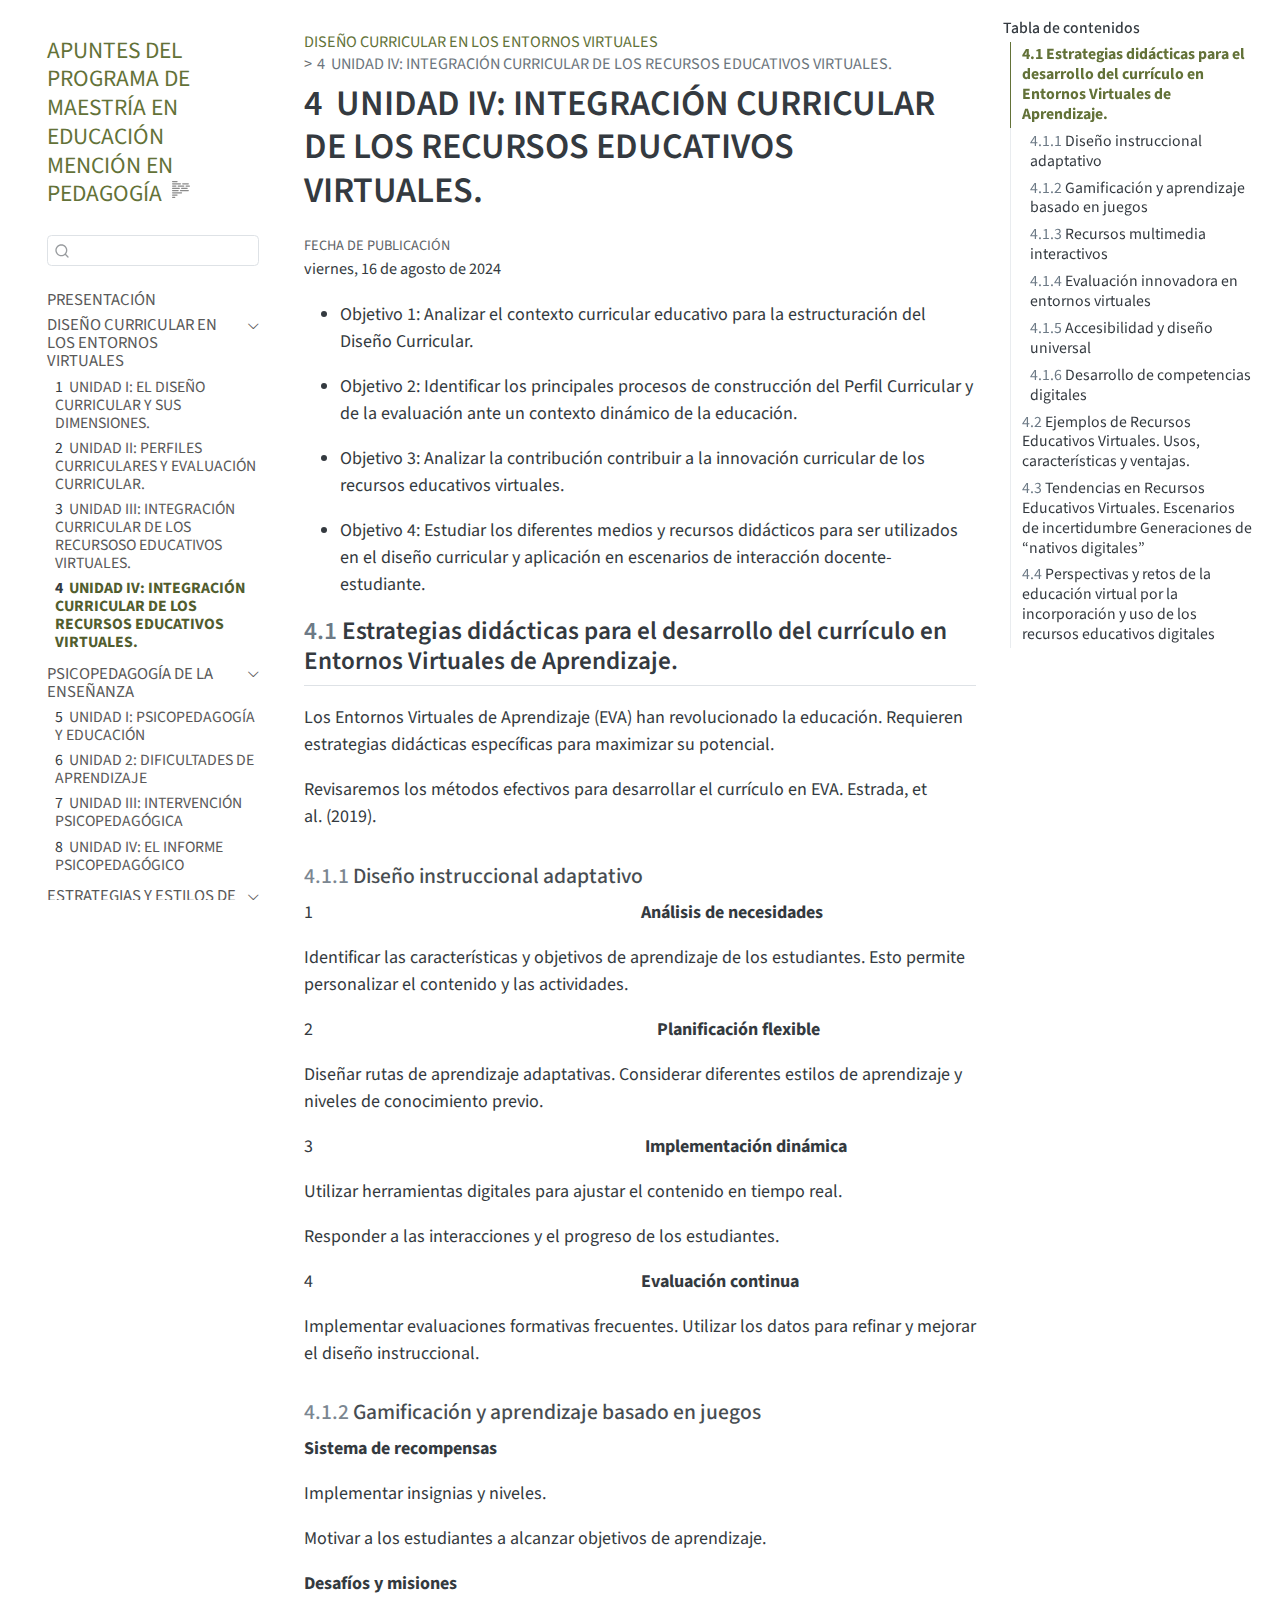
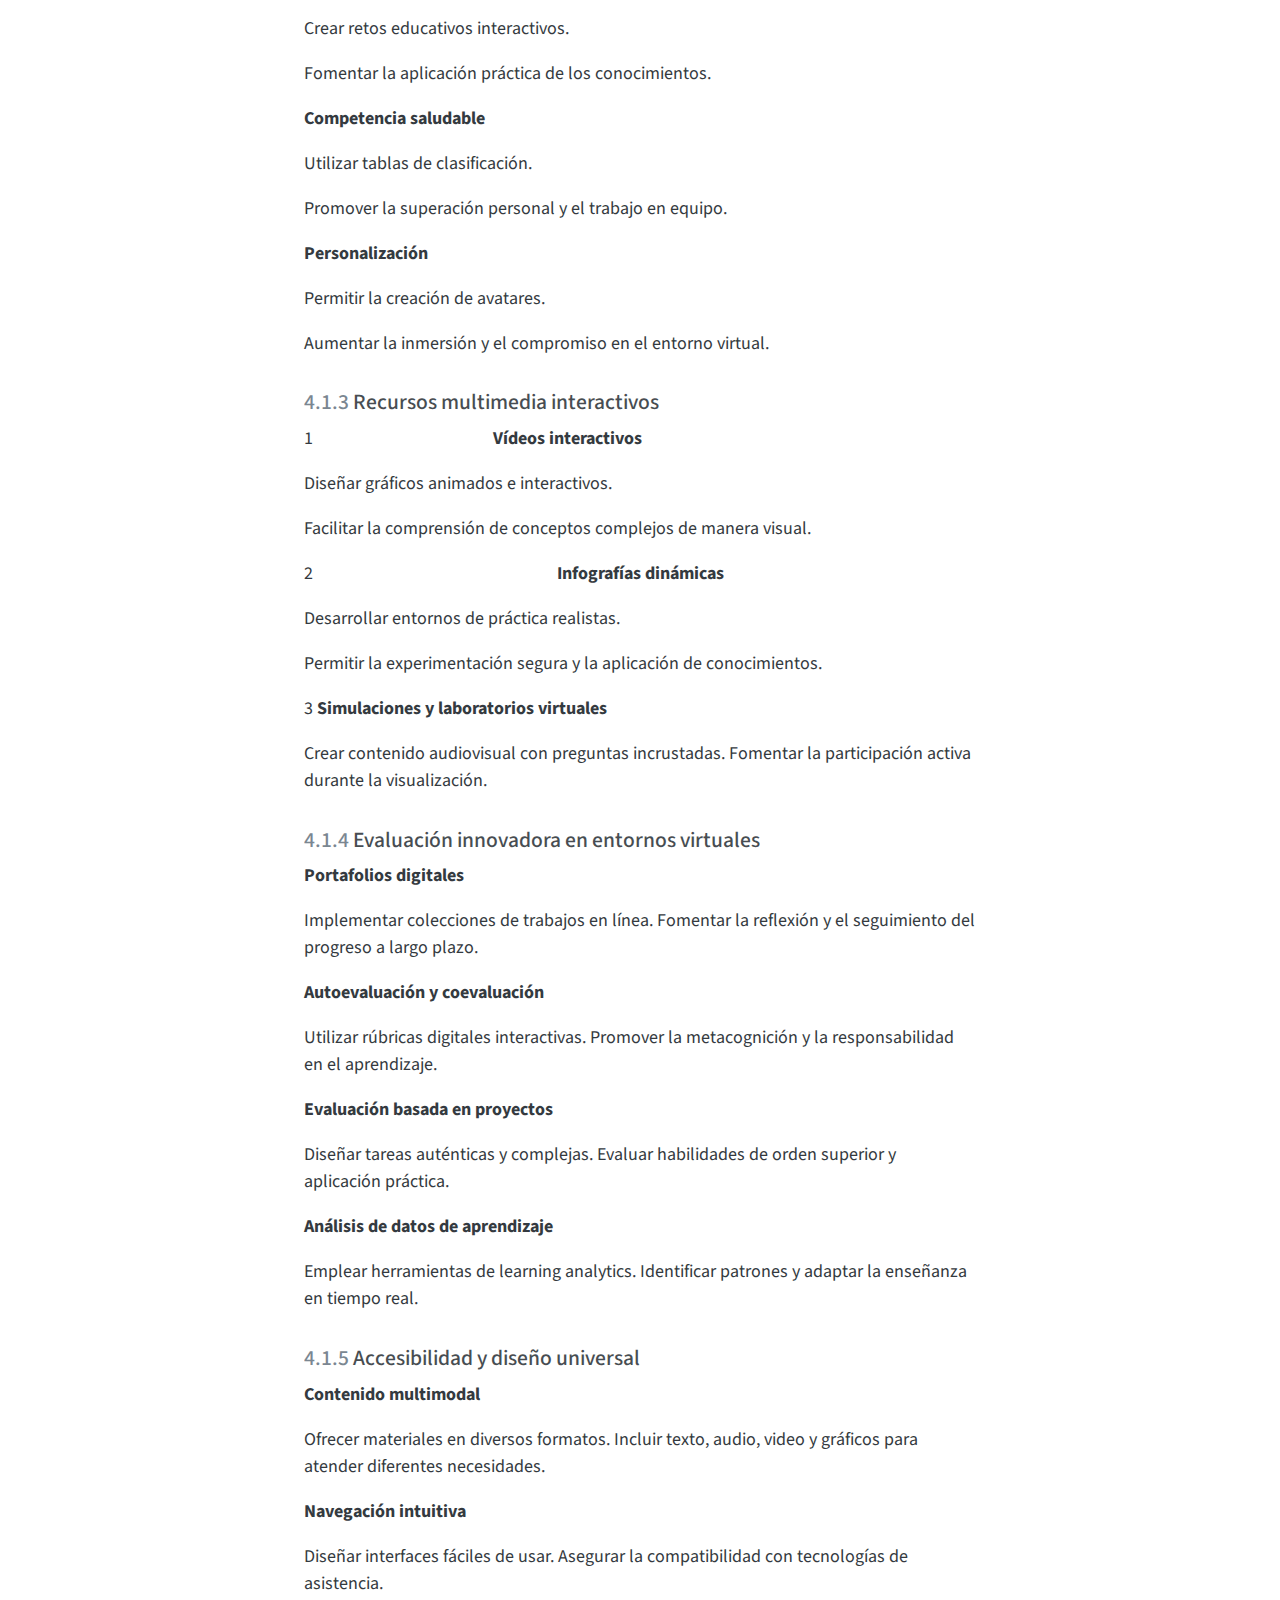
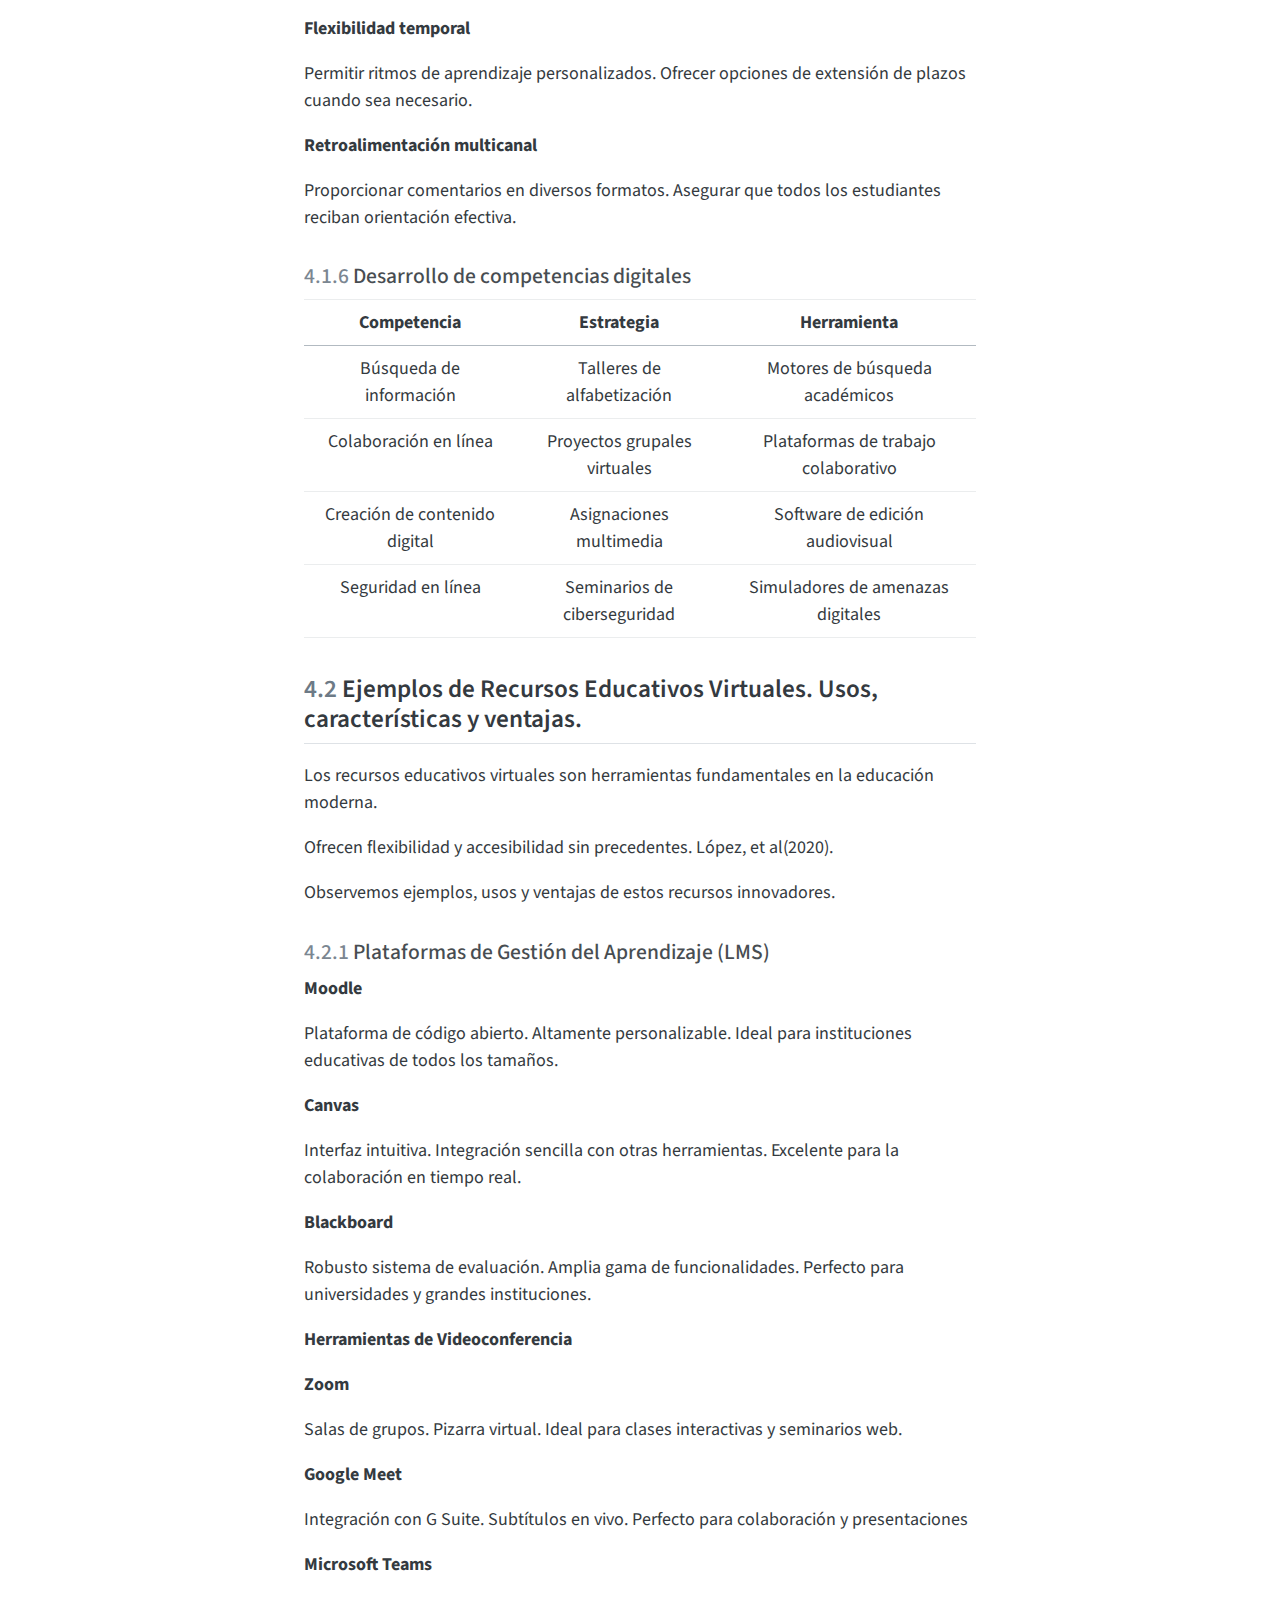
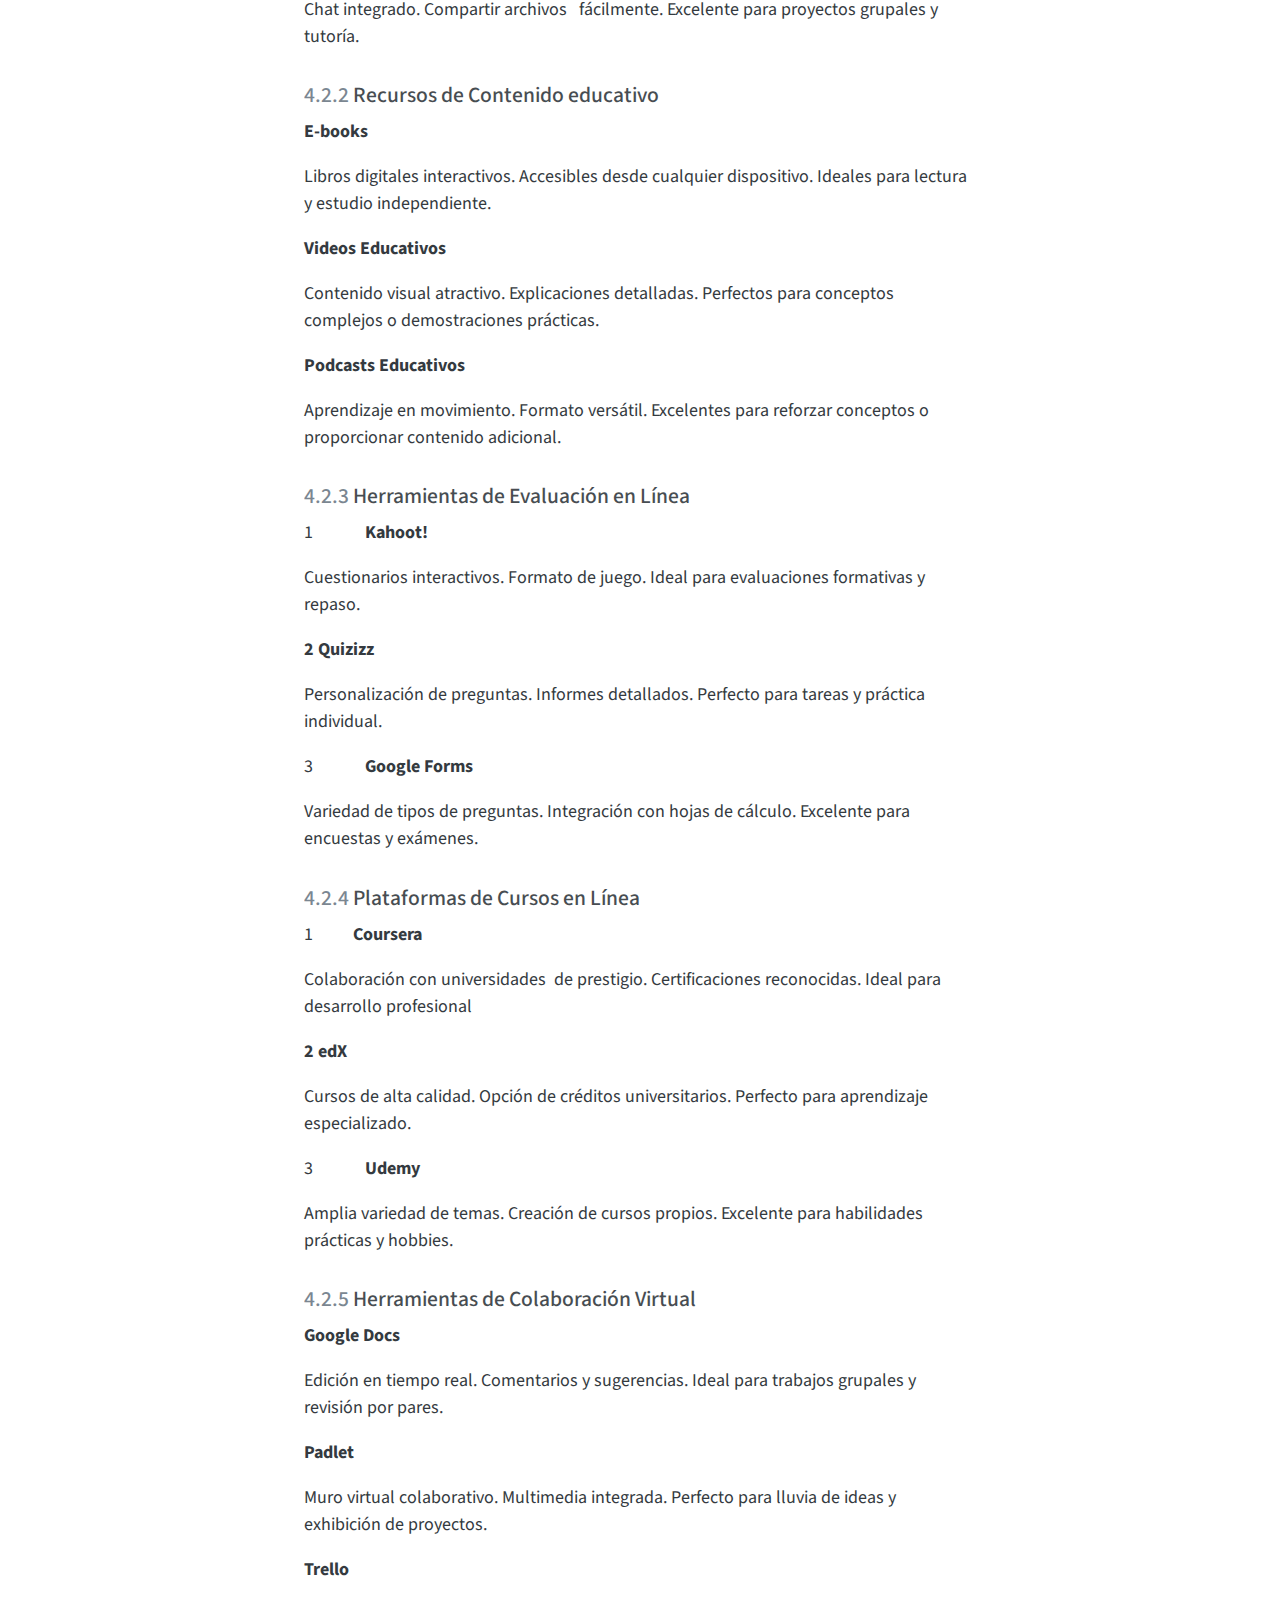
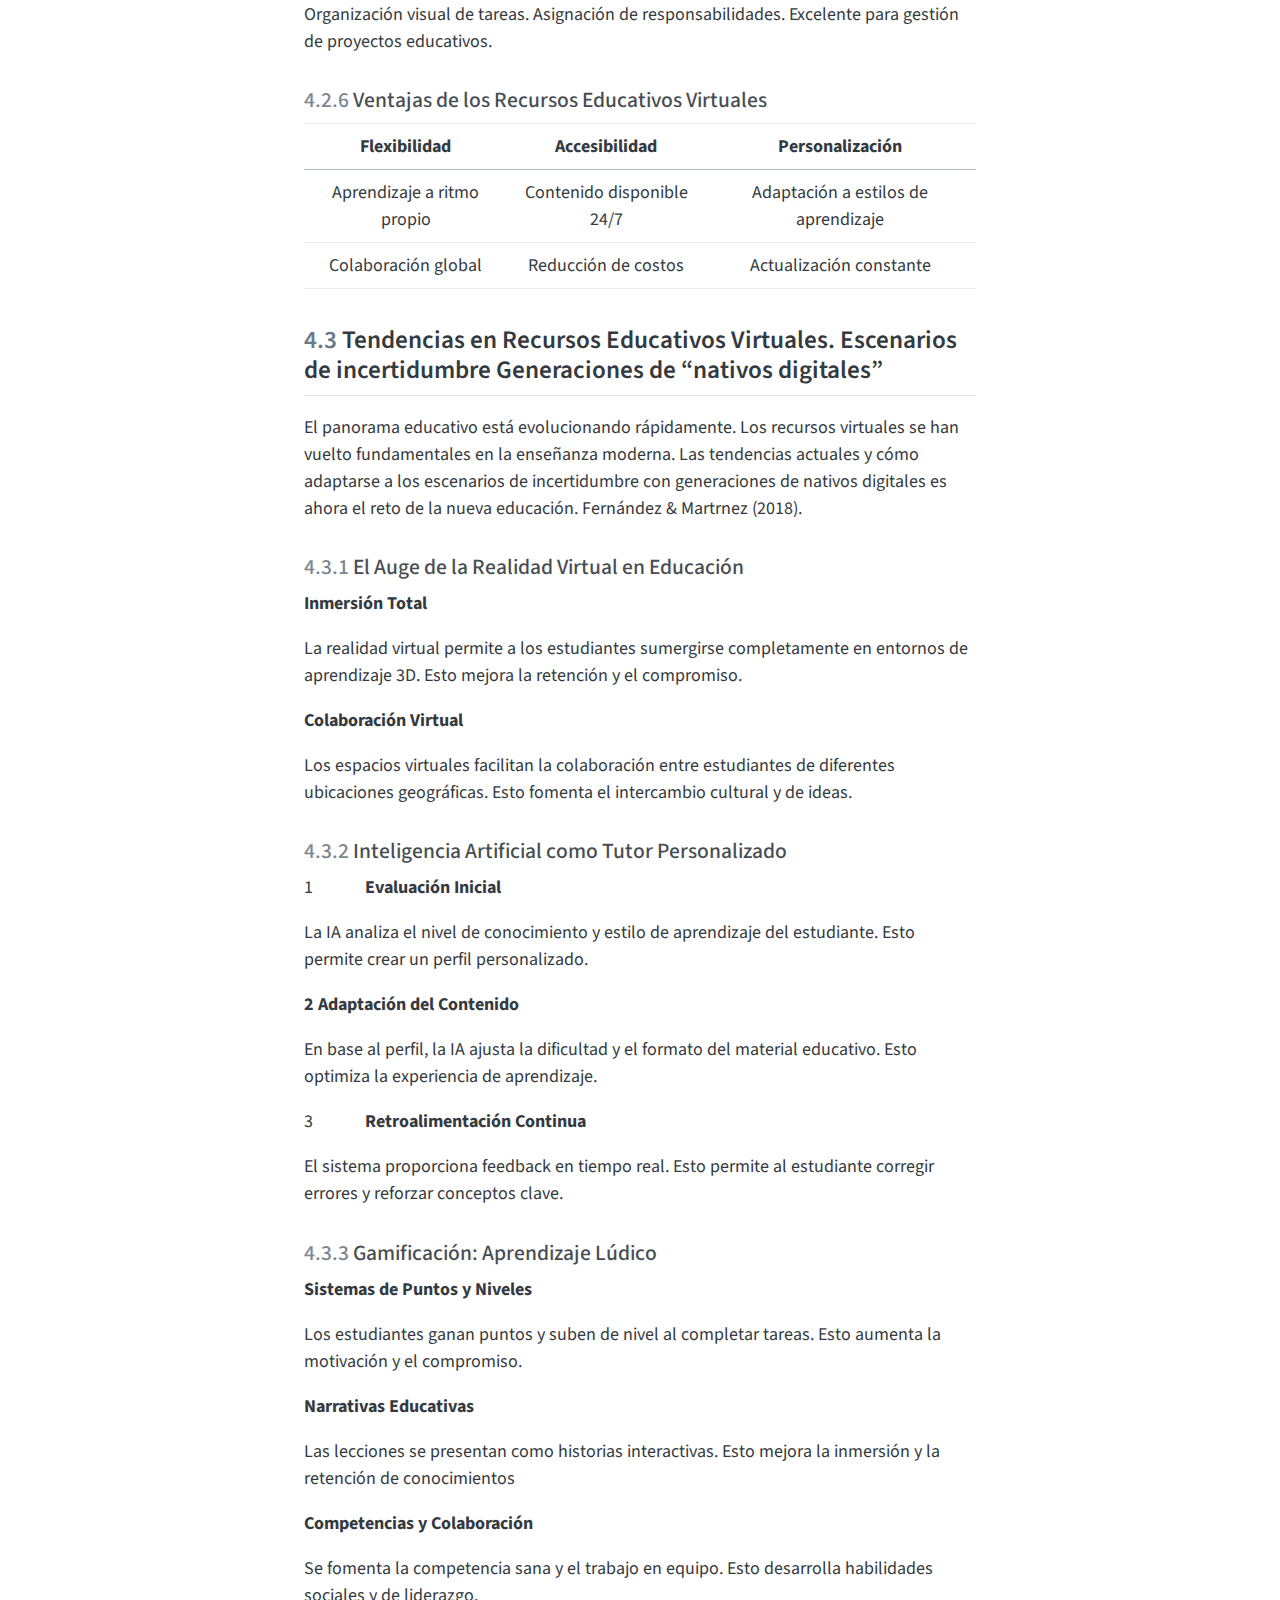
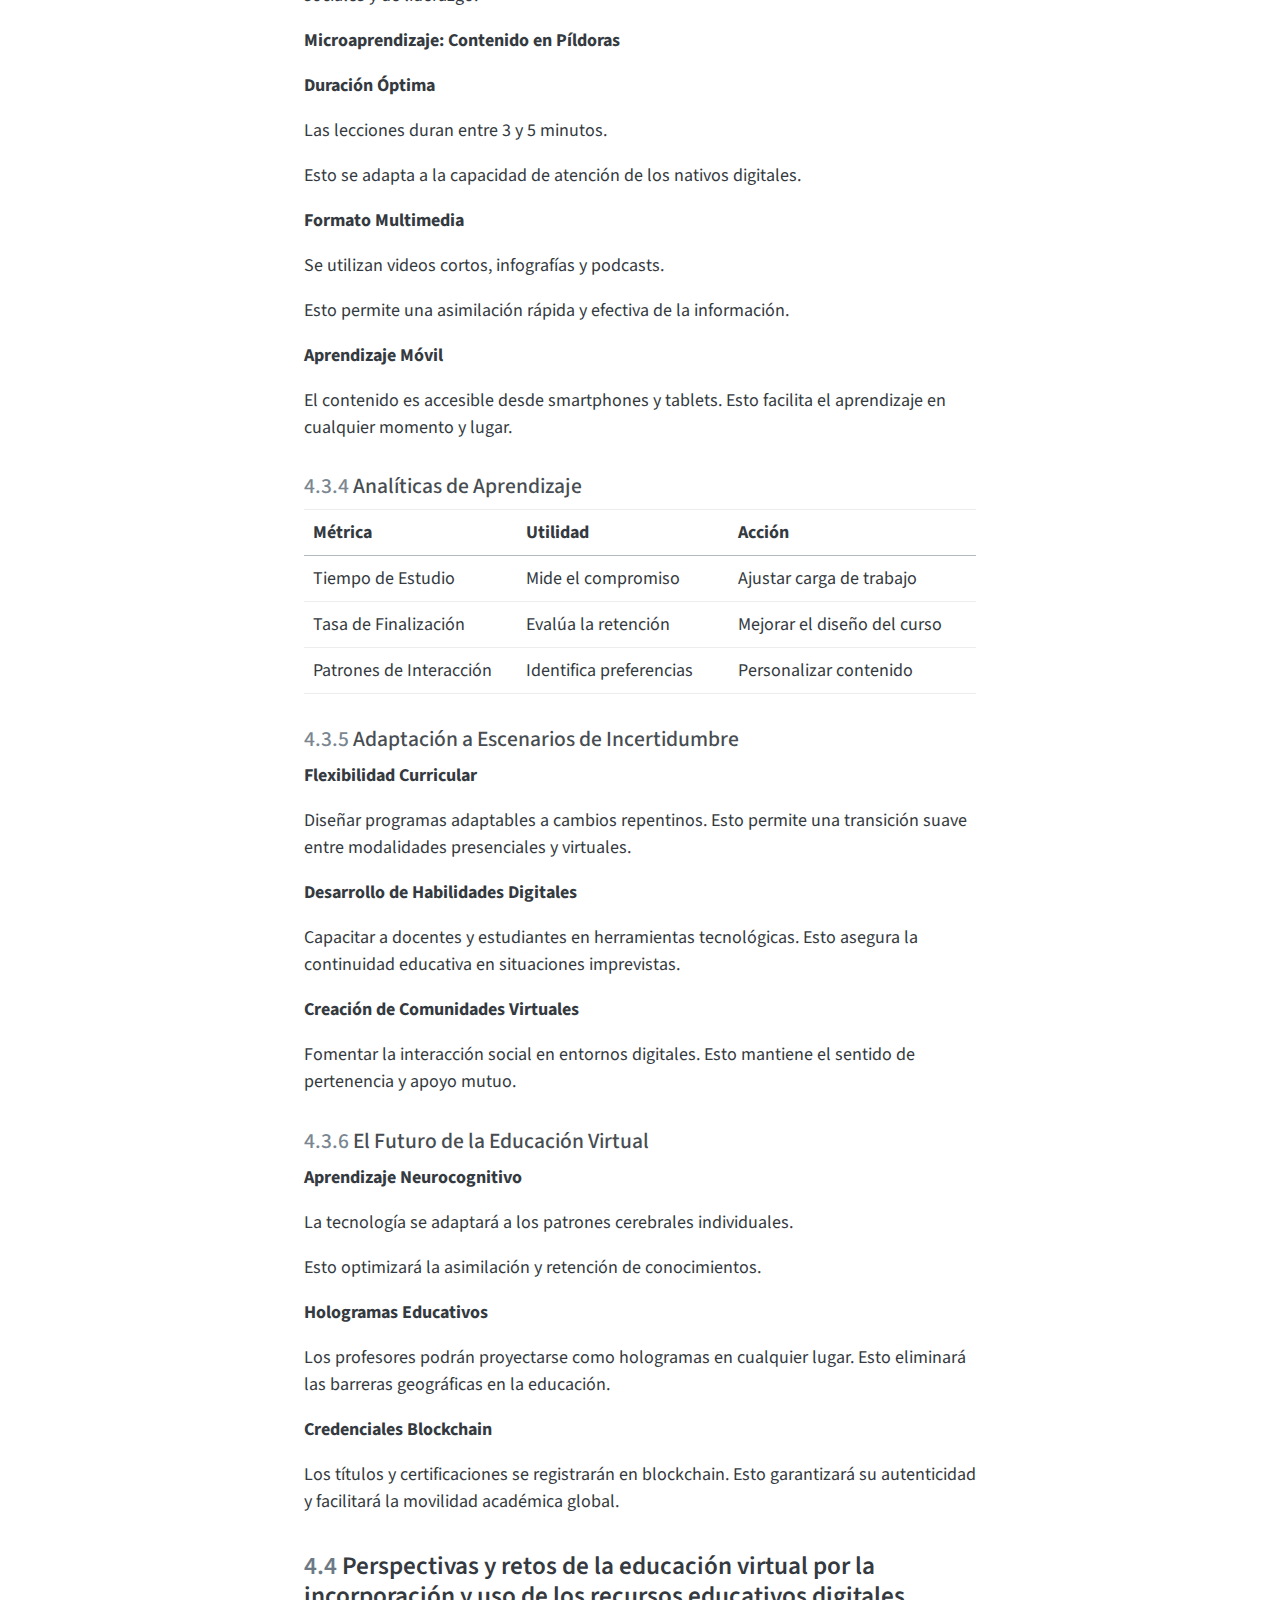
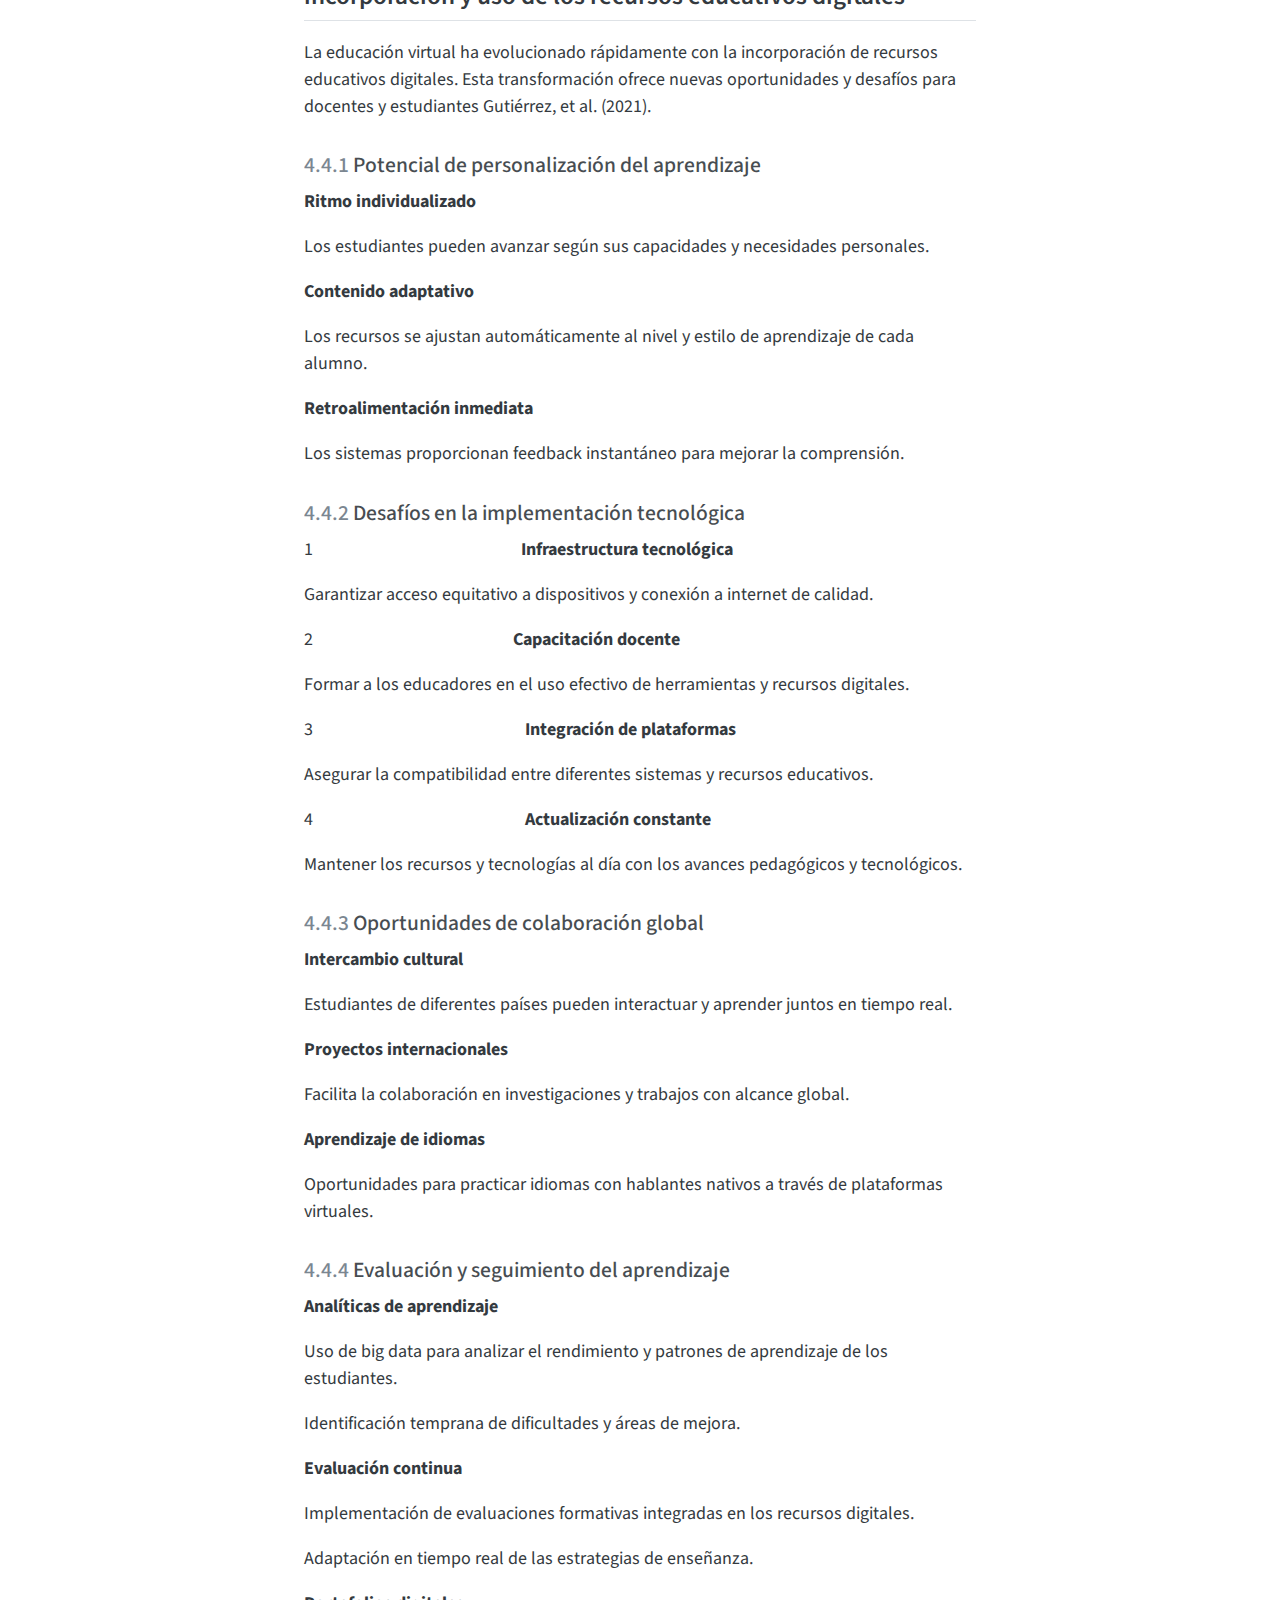
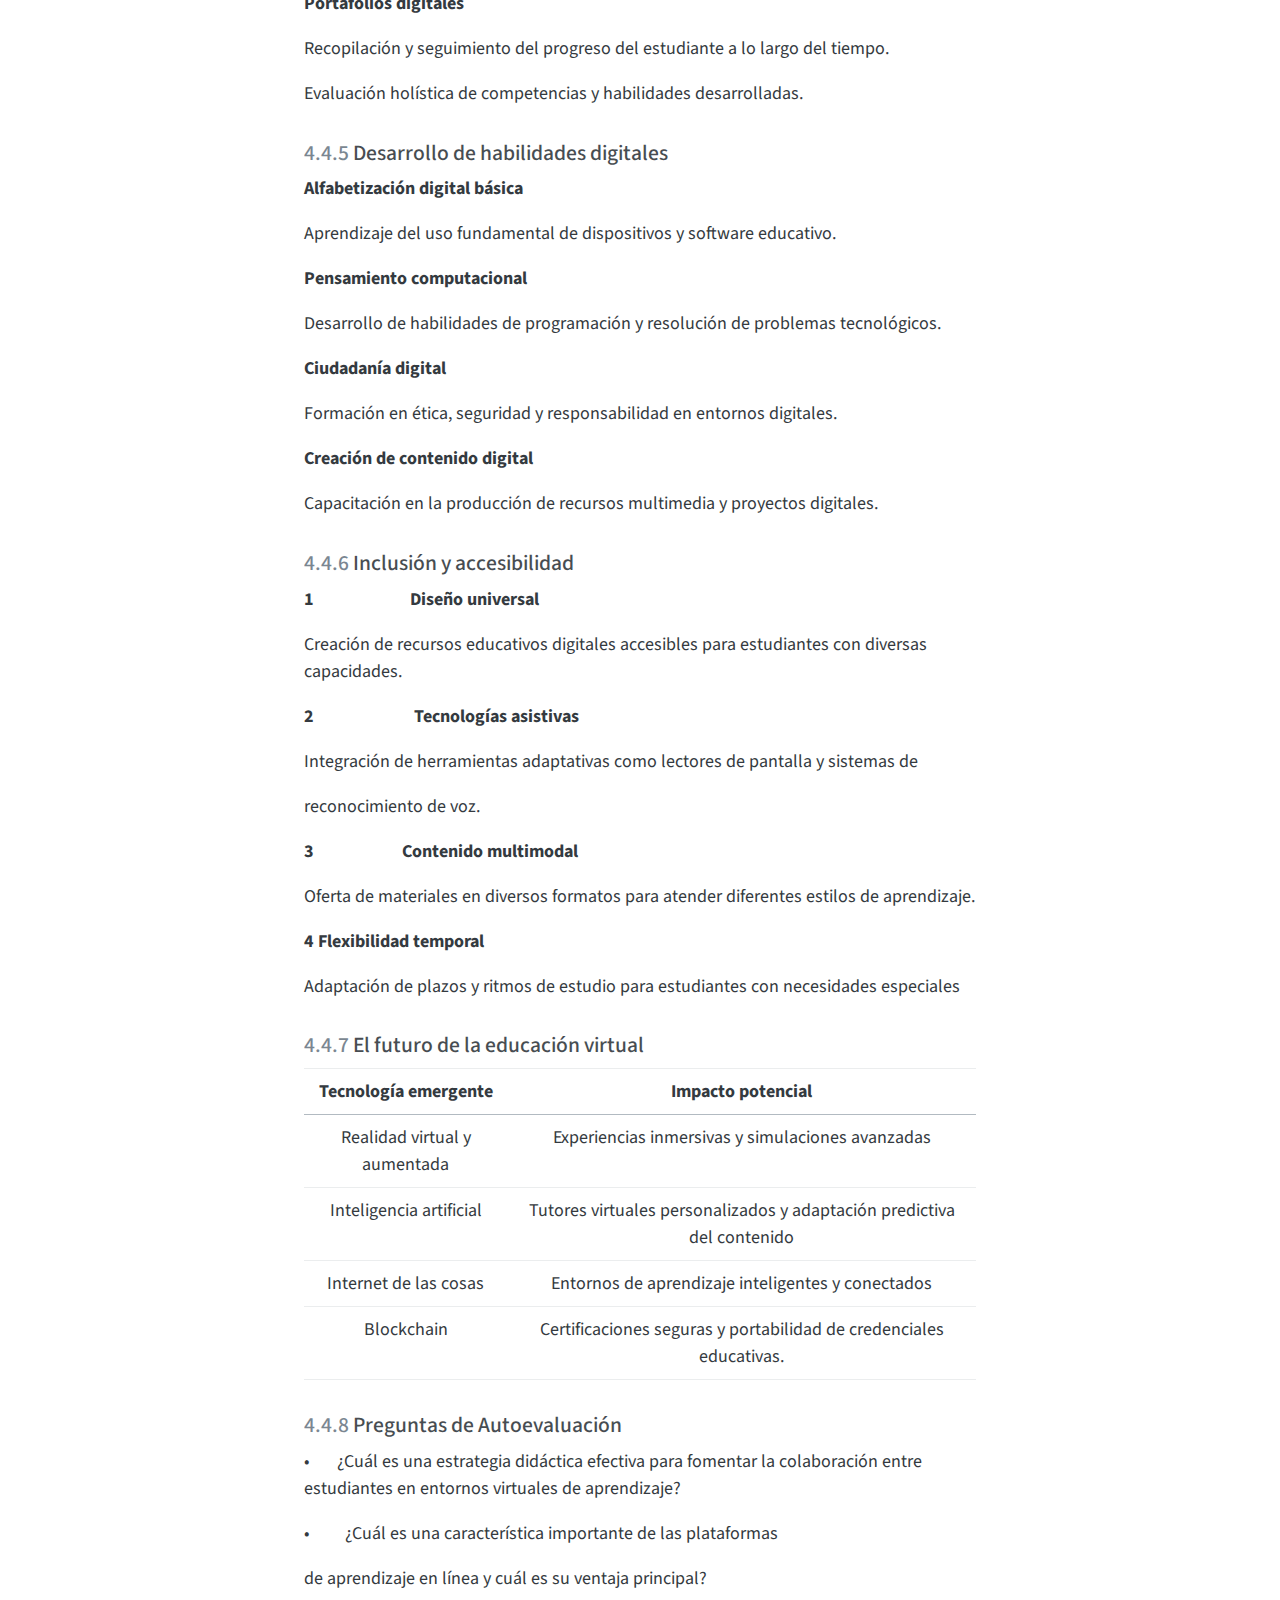
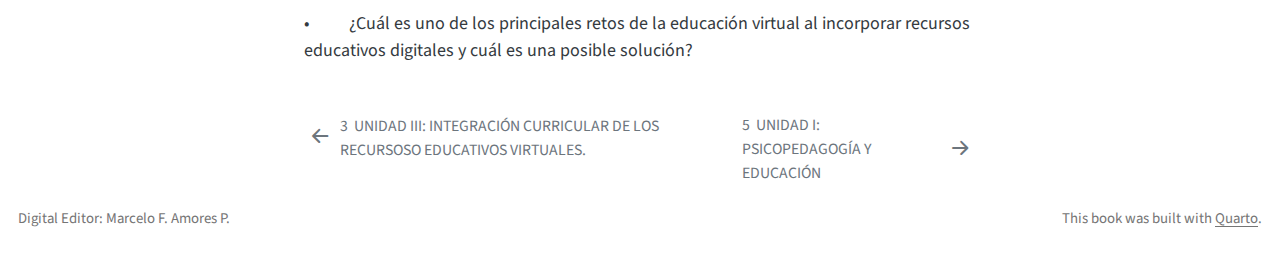
<file: c-04.html>
<!DOCTYPE html>
<html xmlns="http://www.w3.org/1999/xhtml" lang="es" xml:lang="es"><head>

<meta charset="utf-8">
<meta name="generator" content="quarto-1.5.53">

<meta name="viewport" content="width=device-width, initial-scale=1.0, user-scalable=yes">

<meta name="author" content="Marcelo Amores">

<title>4&nbsp; UNIDAD IV: INTEGRACIÓN CURRICULAR DE LOS RECURSOS EDUCATIVOS VIRTUALES. – APUNTES DEL PROGRAMA DE MAESTRÍA EN EDUCACIÓN MENCIÓN EN PEDAGOGÍA</title>
<style>
code{white-space: pre-wrap;}
span.smallcaps{font-variant: small-caps;}
div.columns{display: flex; gap: min(4vw, 1.5em);}
div.column{flex: auto; overflow-x: auto;}
div.hanging-indent{margin-left: 1.5em; text-indent: -1.5em;}
ul.task-list{list-style: none;}
ul.task-list li input[type="checkbox"] {
  width: 0.8em;
  margin: 0 0.8em 0.2em -1em; /* quarto-specific, see https://github.com/quarto-dev/quarto-cli/issues/4556 */ 
  vertical-align: middle;
}
</style>


<script src="site_libs/quarto-nav/quarto-nav.js"></script>
<script src="site_libs/quarto-nav/headroom.min.js"></script>
<script src="site_libs/clipboard/clipboard.min.js"></script>
<script src="site_libs/quarto-search/autocomplete.umd.js"></script>
<script src="site_libs/quarto-search/fuse.min.js"></script>
<script src="site_libs/quarto-search/quarto-search.js"></script>
<meta name="quarto:offset" content="./">
<link href="./a-01.html" rel="next">
<link href="./c-03.html" rel="prev">
<link href="./images/cover1.jpg" rel="icon" type="image/jpeg">
<script src="site_libs/quarto-html/quarto.js"></script>
<script src="site_libs/quarto-html/popper.min.js"></script>
<script src="site_libs/quarto-html/tippy.umd.min.js"></script>
<script src="site_libs/quarto-html/anchor.min.js"></script>
<link href="site_libs/quarto-html/tippy.css" rel="stylesheet">
<link href="site_libs/quarto-html/quarto-syntax-highlighting.css" rel="stylesheet" id="quarto-text-highlighting-styles">
<script src="site_libs/bootstrap/bootstrap.min.js"></script>
<link href="site_libs/bootstrap/bootstrap-icons.css" rel="stylesheet">
<link href="site_libs/bootstrap/bootstrap.min.css" rel="stylesheet" id="quarto-bootstrap" data-mode="light">
<script id="quarto-search-options" type="application/json">{
  "location": "sidebar",
  "copy-button": false,
  "collapse-after": 3,
  "panel-placement": "start",
  "type": "textbox",
  "limit": 50,
  "keyboard-shortcut": [
    "f",
    "/",
    "s"
  ],
  "show-item-context": false,
  "language": {
    "search-no-results-text": "Sin resultados",
    "search-matching-documents-text": "documentos encontrados",
    "search-copy-link-title": "Copiar el enlace en la búsqueda",
    "search-hide-matches-text": "Ocultar resultados adicionales",
    "search-more-match-text": "resultado adicional en este documento",
    "search-more-matches-text": "resultados adicionales en este documento",
    "search-clear-button-title": "Borrar",
    "search-text-placeholder": "",
    "search-detached-cancel-button-title": "Cancelar",
    "search-submit-button-title": "Enviar",
    "search-label": "Buscar"
  }
}</script>
<script defer="" data-domain="r4ds.hadley.nz" src="https://plausible.io/js/plausible.js"></script>


</head>

<body class="nav-sidebar floating">

<div id="quarto-search-results"></div>
  <header id="quarto-header" class="headroom fixed-top">
  <nav class="quarto-secondary-nav">
    <div class="container-fluid d-flex">
      <button type="button" class="quarto-btn-toggle btn" data-bs-toggle="collapse" role="button" data-bs-target=".quarto-sidebar-collapse-item" aria-controls="quarto-sidebar" aria-expanded="false" aria-label="Alternar barra lateral" onclick="if (window.quartoToggleHeadroom) { window.quartoToggleHeadroom(); }">
        <i class="bi bi-layout-text-sidebar-reverse"></i>
      </button>
        <nav class="quarto-page-breadcrumbs" aria-label="breadcrumb"><ol class="breadcrumb"><li class="breadcrumb-item"><a href="./c-01.html">DISEÑO CURRICULAR EN LOS ENTORNOS VIRTUALES</a></li><li class="breadcrumb-item"><a href="./c-04.html"><span class="chapter-number">4</span>&nbsp; <span class="chapter-title">UNIDAD IV: INTEGRACIÓN CURRICULAR DE LOS RECURSOS EDUCATIVOS VIRTUALES.</span></a></li></ol></nav>
        <a class="flex-grow-1" role="navigation" data-bs-toggle="collapse" data-bs-target=".quarto-sidebar-collapse-item" aria-controls="quarto-sidebar" aria-expanded="false" aria-label="Alternar barra lateral" onclick="if (window.quartoToggleHeadroom) { window.quartoToggleHeadroom(); }">      
        </a>
      <button type="button" class="btn quarto-search-button" aria-label="Buscar" onclick="window.quartoOpenSearch();">
        <i class="bi bi-search"></i>
      </button>
    </div>
  </nav>
</header>
<!-- content -->
<div id="quarto-content" class="quarto-container page-columns page-rows-contents page-layout-article">
<!-- sidebar -->
  <nav id="quarto-sidebar" class="sidebar collapse collapse-horizontal quarto-sidebar-collapse-item sidebar-navigation floating overflow-auto">
    <div class="pt-lg-2 mt-2 text-left sidebar-header">
    <div class="sidebar-title mb-0 py-0">
      <a href="./">APUNTES DEL PROGRAMA DE MAESTRÍA EN EDUCACIÓN MENCIÓN EN PEDAGOGÍA</a> 
        <div class="sidebar-tools-main">
  <a href="" class="quarto-reader-toggle quarto-navigation-tool px-1" onclick="window.quartoToggleReader(); return false;" title="Alternar modo lector">
  <div class="quarto-reader-toggle-btn">
  <i class="bi"></i>
  </div>
</a>
</div>
    </div>
      </div>
        <div class="mt-2 flex-shrink-0 align-items-center">
        <div class="sidebar-search">
        <div id="quarto-search" class="" title="Buscar"></div>
        </div>
        </div>
    <div class="sidebar-menu-container"> 
    <ul class="list-unstyled mt-1">
        <li class="sidebar-item">
  <div class="sidebar-item-container"> 
  <a href="./index.html" class="sidebar-item-text sidebar-link">
 <span class="menu-text">PRESENTACIÓN</span></a>
  </div>
</li>
        <li class="sidebar-item sidebar-item-section">
      <div class="sidebar-item-container"> 
            <a class="sidebar-item-text sidebar-link text-start" data-bs-toggle="collapse" data-bs-target="#quarto-sidebar-section-1" role="navigation" aria-expanded="true">
 <span class="menu-text">DISEÑO CURRICULAR EN LOS ENTORNOS VIRTUALES</span></a>
          <a class="sidebar-item-toggle text-start" data-bs-toggle="collapse" data-bs-target="#quarto-sidebar-section-1" role="navigation" aria-expanded="true" aria-label="Alternar sección">
            <i class="bi bi-chevron-right ms-2"></i>
          </a> 
      </div>
      <ul id="quarto-sidebar-section-1" class="collapse list-unstyled sidebar-section depth1 show">  
          <li class="sidebar-item">
  <div class="sidebar-item-container"> 
  <a href="./c-01.html" class="sidebar-item-text sidebar-link">
 <span class="menu-text"><span class="chapter-number">1</span>&nbsp; <span class="chapter-title">UNIDAD I: EL DISEÑO CURRICULAR Y SUS DIMENSIONES.</span></span></a>
  </div>
</li>
          <li class="sidebar-item">
  <div class="sidebar-item-container"> 
  <a href="./c-02.html" class="sidebar-item-text sidebar-link">
 <span class="menu-text"><span class="chapter-number">2</span>&nbsp; <span class="chapter-title">UNIDAD II: PERFILES CURRICULARES Y EVALUACIÓN CURRICULAR.</span></span></a>
  </div>
</li>
          <li class="sidebar-item">
  <div class="sidebar-item-container"> 
  <a href="./c-03.html" class="sidebar-item-text sidebar-link">
 <span class="menu-text"><span class="chapter-number">3</span>&nbsp; <span class="chapter-title">UNIDAD III: INTEGRACIÓN CURRICULAR DE LOS RECURSOSO EDUCATIVOS VIRTUALES.</span></span></a>
  </div>
</li>
          <li class="sidebar-item">
  <div class="sidebar-item-container"> 
  <a href="./c-04.html" class="sidebar-item-text sidebar-link active">
 <span class="menu-text"><span class="chapter-number">4</span>&nbsp; <span class="chapter-title">UNIDAD IV: INTEGRACIÓN CURRICULAR DE LOS RECURSOS EDUCATIVOS VIRTUALES.</span></span></a>
  </div>
</li>
      </ul>
  </li>
        <li class="sidebar-item sidebar-item-section">
      <div class="sidebar-item-container"> 
            <a class="sidebar-item-text sidebar-link text-start" data-bs-toggle="collapse" data-bs-target="#quarto-sidebar-section-2" role="navigation" aria-expanded="true">
 <span class="menu-text">PSICOPEDAGOGÍA DE LA ENSEÑANZA</span></a>
          <a class="sidebar-item-toggle text-start" data-bs-toggle="collapse" data-bs-target="#quarto-sidebar-section-2" role="navigation" aria-expanded="true" aria-label="Alternar sección">
            <i class="bi bi-chevron-right ms-2"></i>
          </a> 
      </div>
      <ul id="quarto-sidebar-section-2" class="collapse list-unstyled sidebar-section depth1 show">  
          <li class="sidebar-item">
  <div class="sidebar-item-container"> 
  <a href="./a-01.html" class="sidebar-item-text sidebar-link">
 <span class="menu-text"><span class="chapter-number">5</span>&nbsp; <span class="chapter-title">UNIDAD I: PSICOPEDAGOGÍA Y EDUCACIÓN</span></span></a>
  </div>
</li>
          <li class="sidebar-item">
  <div class="sidebar-item-container"> 
  <a href="./a-02.html" class="sidebar-item-text sidebar-link">
 <span class="menu-text"><span class="chapter-number">6</span>&nbsp; <span class="chapter-title">UNIDAD 2: DIFICULTADES DE APRENDIZAJE</span></span></a>
  </div>
</li>
          <li class="sidebar-item">
  <div class="sidebar-item-container"> 
  <a href="./a-03.html" class="sidebar-item-text sidebar-link">
 <span class="menu-text"><span class="chapter-number">7</span>&nbsp; <span class="chapter-title">UNIDAD III: INTERVENCIÓN PSICOPEDAGÓGICA</span></span></a>
  </div>
</li>
          <li class="sidebar-item">
  <div class="sidebar-item-container"> 
  <a href="./a-04.html" class="sidebar-item-text sidebar-link">
 <span class="menu-text"><span class="chapter-number">8</span>&nbsp; <span class="chapter-title">UNIDAD IV: EL INFORME PSICOPEDAGÓGICO</span></span></a>
  </div>
</li>
      </ul>
  </li>
        <li class="sidebar-item sidebar-item-section">
      <div class="sidebar-item-container"> 
            <a class="sidebar-item-text sidebar-link text-start" data-bs-toggle="collapse" data-bs-target="#quarto-sidebar-section-3" role="navigation" aria-expanded="true">
 <span class="menu-text">ESTRATEGIAS Y ESTILOS DE APRENDIZAJE</span></a>
          <a class="sidebar-item-toggle text-start" data-bs-toggle="collapse" data-bs-target="#quarto-sidebar-section-3" role="navigation" aria-expanded="true" aria-label="Alternar sección">
            <i class="bi bi-chevron-right ms-2"></i>
          </a> 
      </div>
      <ul id="quarto-sidebar-section-3" class="collapse list-unstyled sidebar-section depth1 show">  
          <li class="sidebar-item">
  <div class="sidebar-item-container"> 
  <a href="./b-01.html" class="sidebar-item-text sidebar-link">
 <span class="menu-text"><span class="chapter-number">9</span>&nbsp; <span class="chapter-title">UNIDAD I: INTELIGENCIA E INTELIGENCIAS MÚLTIPLES.</span></span></a>
  </div>
</li>
          <li class="sidebar-item">
  <div class="sidebar-item-container"> 
  <a href="./b-02.html" class="sidebar-item-text sidebar-link">
 <span class="menu-text"><span class="chapter-number">10</span>&nbsp; <span class="chapter-title">UNIDAD II: ESTRATEGIA Y ESTILOS DE APRENDIZAJE.</span></span></a>
  </div>
</li>
          <li class="sidebar-item">
  <div class="sidebar-item-container"> 
  <a href="./b-03.html" class="sidebar-item-text sidebar-link">
 <span class="menu-text"><span class="chapter-number">11</span>&nbsp; <span class="chapter-title">UNIDAD III: CREATIVIDAD EN LA EDUCACIÓN.</span></span></a>
  </div>
</li>
          <li class="sidebar-item">
  <div class="sidebar-item-container"> 
  <a href="./b-04.html" class="sidebar-item-text sidebar-link">
 <span class="menu-text"><span class="chapter-number">12</span>&nbsp; <span class="chapter-title">UNIDAD IV: EL APRENDIZAJE COLABORATIVO.</span></span></a>
  </div>
</li>
      </ul>
  </li>
    </ul>
    </div>
</nav>
<div id="quarto-sidebar-glass" class="quarto-sidebar-collapse-item" data-bs-toggle="collapse" data-bs-target=".quarto-sidebar-collapse-item"></div>
<!-- margin-sidebar -->
    <div id="quarto-margin-sidebar" class="sidebar margin-sidebar">
        <nav id="TOC" role="doc-toc" class="toc-active">
    <h2 id="toc-title">Tabla de contenidos</h2>
   
  <ul>
  <li><a href="#estrategias-didácticas-para-el-desarrollo-del-currículo-en-entornos-virtuales-de-aprendizaje." id="toc-estrategias-didácticas-para-el-desarrollo-del-currículo-en-entornos-virtuales-de-aprendizaje." class="nav-link active" data-scroll-target="#estrategias-didácticas-para-el-desarrollo-del-currículo-en-entornos-virtuales-de-aprendizaje."><span class="header-section-number">4.1</span> Estrategias didácticas para el desarrollo del currículo en Entornos Virtuales de Aprendizaje.</a>
  <ul class="collapse">
  <li><a href="#diseño-instruccional-adaptativo" id="toc-diseño-instruccional-adaptativo" class="nav-link" data-scroll-target="#diseño-instruccional-adaptativo"><span class="header-section-number">4.1.1</span> Diseño instruccional adaptativo</a></li>
  <li><a href="#gamificación-y-aprendizaje-basado-en-juegos" id="toc-gamificación-y-aprendizaje-basado-en-juegos" class="nav-link" data-scroll-target="#gamificación-y-aprendizaje-basado-en-juegos"><span class="header-section-number">4.1.2</span> Gamificación y aprendizaje basado en juegos</a></li>
  <li><a href="#recursos-multimedia-interactivos" id="toc-recursos-multimedia-interactivos" class="nav-link" data-scroll-target="#recursos-multimedia-interactivos"><span class="header-section-number">4.1.3</span> Recursos multimedia interactivos</a></li>
  <li><a href="#evaluación-innovadora-en-entornos-virtuales" id="toc-evaluación-innovadora-en-entornos-virtuales" class="nav-link" data-scroll-target="#evaluación-innovadora-en-entornos-virtuales"><span class="header-section-number">4.1.4</span> Evaluación innovadora en entornos virtuales</a></li>
  <li><a href="#accesibilidad-y-diseño-universal" id="toc-accesibilidad-y-diseño-universal" class="nav-link" data-scroll-target="#accesibilidad-y-diseño-universal"><span class="header-section-number">4.1.5</span> Accesibilidad y diseño universal</a></li>
  <li><a href="#desarrollo-de-competencias-digitales" id="toc-desarrollo-de-competencias-digitales" class="nav-link" data-scroll-target="#desarrollo-de-competencias-digitales"><span class="header-section-number">4.1.6</span> Desarrollo de competencias digitales</a></li>
  </ul></li>
  <li><a href="#ejemplos-de-recursos-educativos-virtuales.-usos-características-y-ventajas." id="toc-ejemplos-de-recursos-educativos-virtuales.-usos-características-y-ventajas." class="nav-link" data-scroll-target="#ejemplos-de-recursos-educativos-virtuales.-usos-características-y-ventajas."><span class="header-section-number">4.2</span> Ejemplos de Recursos Educativos Virtuales. Usos, características y ventajas.</a>
  <ul class="collapse">
  <li><a href="#plataformas-de-gestión-del-aprendizaje-lms" id="toc-plataformas-de-gestión-del-aprendizaje-lms" class="nav-link" data-scroll-target="#plataformas-de-gestión-del-aprendizaje-lms"><span class="header-section-number">4.2.1</span> Plataformas de Gestión del Aprendizaje (LMS)</a></li>
  <li><a href="#recursos-de-contenido-educativo" id="toc-recursos-de-contenido-educativo" class="nav-link" data-scroll-target="#recursos-de-contenido-educativo"><span class="header-section-number">4.2.2</span> Recursos de Contenido educativo</a></li>
  <li><a href="#herramientas-de-evaluación-en-línea" id="toc-herramientas-de-evaluación-en-línea" class="nav-link" data-scroll-target="#herramientas-de-evaluación-en-línea"><span class="header-section-number">4.2.3</span> Herramientas de Evaluación en Línea</a></li>
  <li><a href="#plataformas-de-cursos-en-línea" id="toc-plataformas-de-cursos-en-línea" class="nav-link" data-scroll-target="#plataformas-de-cursos-en-línea"><span class="header-section-number">4.2.4</span> Plataformas de Cursos en Línea</a></li>
  <li><a href="#herramientas-de-colaboración-virtual" id="toc-herramientas-de-colaboración-virtual" class="nav-link" data-scroll-target="#herramientas-de-colaboración-virtual"><span class="header-section-number">4.2.5</span> Herramientas de Colaboración Virtual</a></li>
  <li><a href="#ventajas-de-los-recursos-educativos-virtuales" id="toc-ventajas-de-los-recursos-educativos-virtuales" class="nav-link" data-scroll-target="#ventajas-de-los-recursos-educativos-virtuales"><span class="header-section-number">4.2.6</span> Ventajas de los Recursos Educativos Virtuales</a></li>
  </ul></li>
  <li><a href="#tendencias-en-recursos-educativos-virtuales.-escenarios-de-incertidumbre-generaciones-de-nativos-digitales" id="toc-tendencias-en-recursos-educativos-virtuales.-escenarios-de-incertidumbre-generaciones-de-nativos-digitales" class="nav-link" data-scroll-target="#tendencias-en-recursos-educativos-virtuales.-escenarios-de-incertidumbre-generaciones-de-nativos-digitales"><span class="header-section-number">4.3</span> Tendencias en Recursos Educativos Virtuales. Escenarios de incertidumbre Generaciones de “nativos digitales”</a>
  <ul class="collapse">
  <li><a href="#el-auge-de-la-realidad-virtual-en-educación" id="toc-el-auge-de-la-realidad-virtual-en-educación" class="nav-link" data-scroll-target="#el-auge-de-la-realidad-virtual-en-educación"><span class="header-section-number">4.3.1</span> El Auge de la Realidad Virtual en Educación</a></li>
  <li><a href="#inteligencia-artificial-como-tutor-personalizado" id="toc-inteligencia-artificial-como-tutor-personalizado" class="nav-link" data-scroll-target="#inteligencia-artificial-como-tutor-personalizado"><span class="header-section-number">4.3.2</span> Inteligencia Artificial como Tutor Personalizado</a></li>
  <li><a href="#gamificación-aprendizaje-lúdico" id="toc-gamificación-aprendizaje-lúdico" class="nav-link" data-scroll-target="#gamificación-aprendizaje-lúdico"><span class="header-section-number">4.3.3</span> Gamificación: Aprendizaje Lúdico</a></li>
  <li><a href="#analíticas-de-aprendizaje" id="toc-analíticas-de-aprendizaje" class="nav-link" data-scroll-target="#analíticas-de-aprendizaje"><span class="header-section-number">4.3.4</span> Analíticas de Aprendizaje</a></li>
  <li><a href="#adaptación-a-escenarios-de-incertidumbre" id="toc-adaptación-a-escenarios-de-incertidumbre" class="nav-link" data-scroll-target="#adaptación-a-escenarios-de-incertidumbre"><span class="header-section-number">4.3.5</span> Adaptación a Escenarios de Incertidumbre</a></li>
  <li><a href="#el-futuro-de-la-educación-virtual" id="toc-el-futuro-de-la-educación-virtual" class="nav-link" data-scroll-target="#el-futuro-de-la-educación-virtual"><span class="header-section-number">4.3.6</span> El Futuro de la Educación Virtual</a></li>
  </ul></li>
  <li><a href="#perspectivas-y-retos-de-la-educación-virtual-por-la-incorporación-y-uso-de-los-recursos-educativos-digitales" id="toc-perspectivas-y-retos-de-la-educación-virtual-por-la-incorporación-y-uso-de-los-recursos-educativos-digitales" class="nav-link" data-scroll-target="#perspectivas-y-retos-de-la-educación-virtual-por-la-incorporación-y-uso-de-los-recursos-educativos-digitales"><span class="header-section-number">4.4</span> Perspectivas y retos de la educación virtual por la incorporación y uso de los recursos educativos digitales</a>
  <ul class="collapse">
  <li><a href="#potencial-de-personalización-del-aprendizaje" id="toc-potencial-de-personalización-del-aprendizaje" class="nav-link" data-scroll-target="#potencial-de-personalización-del-aprendizaje"><span class="header-section-number">4.4.1</span> Potencial de personalización del aprendizaje</a></li>
  <li><a href="#desafíos-en-la-implementación-tecnológica" id="toc-desafíos-en-la-implementación-tecnológica" class="nav-link" data-scroll-target="#desafíos-en-la-implementación-tecnológica"><span class="header-section-number">4.4.2</span> Desafíos en la implementación tecnológica</a></li>
  <li><a href="#oportunidades-de-colaboración-global" id="toc-oportunidades-de-colaboración-global" class="nav-link" data-scroll-target="#oportunidades-de-colaboración-global"><span class="header-section-number">4.4.3</span> Oportunidades de colaboración global</a></li>
  <li><a href="#evaluación-y-seguimiento-del-aprendizaje" id="toc-evaluación-y-seguimiento-del-aprendizaje" class="nav-link" data-scroll-target="#evaluación-y-seguimiento-del-aprendizaje"><span class="header-section-number">4.4.4</span> Evaluación y seguimiento del aprendizaje</a></li>
  <li><a href="#desarrollo-de-habilidades-digitales" id="toc-desarrollo-de-habilidades-digitales" class="nav-link" data-scroll-target="#desarrollo-de-habilidades-digitales"><span class="header-section-number">4.4.5</span> Desarrollo de habilidades digitales</a></li>
  <li><a href="#inclusión-y-accesibilidad" id="toc-inclusión-y-accesibilidad" class="nav-link" data-scroll-target="#inclusión-y-accesibilidad"><span class="header-section-number">4.4.6</span> Inclusión y accesibilidad</a></li>
  <li><a href="#el-futuro-de-la-educación-virtual-1" id="toc-el-futuro-de-la-educación-virtual-1" class="nav-link" data-scroll-target="#el-futuro-de-la-educación-virtual-1"><span class="header-section-number">4.4.7</span> El futuro de la educación virtual</a></li>
  <li><a href="#preguntas-de-autoevaluación" id="toc-preguntas-de-autoevaluación" class="nav-link" data-scroll-target="#preguntas-de-autoevaluación"><span class="header-section-number">4.4.8</span> Preguntas de Autoevaluación</a></li>
  </ul></li>
  </ul>
</nav>
    </div>
<!-- main -->
<main class="content" id="quarto-document-content">

<header id="title-block-header" class="quarto-title-block default"><nav class="quarto-page-breadcrumbs quarto-title-breadcrumbs d-none d-lg-block" aria-label="breadcrumb"><ol class="breadcrumb"><li class="breadcrumb-item"><a href="./c-01.html">DISEÑO CURRICULAR EN LOS ENTORNOS VIRTUALES</a></li><li class="breadcrumb-item"><a href="./c-04.html"><span class="chapter-number">4</span>&nbsp; <span class="chapter-title">UNIDAD IV: INTEGRACIÓN CURRICULAR DE LOS RECURSOS EDUCATIVOS VIRTUALES.</span></a></li></ol></nav>
<div class="quarto-title">
<h1 class="title"><span class="chapter-number">4</span>&nbsp; <span class="chapter-title">UNIDAD IV: INTEGRACIÓN CURRICULAR DE LOS RECURSOS EDUCATIVOS VIRTUALES.</span></h1>
</div>



<div class="quarto-title-meta">

    
    <div>
    <div class="quarto-title-meta-heading">Fecha de publicación</div>
    <div class="quarto-title-meta-contents">
      <p class="date">viernes, 16 de agosto de 2024</p>
    </div>
  </div>
  
    
  </div>
  


</header>


<ul>
<li><p>Objetivo 1: Analizar el contexto curricular educativo para la estructuración del Diseño Curricular.</p></li>
<li><p>Objetivo 2: Identificar los principales procesos de construcción del Perfil Curricular y de la evaluación ante un contexto dinámico de la educación.</p></li>
<li><p>Objetivo 3: Analizar la contribución contribuir a la innovación curricular de los recursos educativos virtuales.</p></li>
<li><p>Objetivo 4: Estudiar los diferentes medios y recursos didácticos para ser utilizados en el diseño curricular y aplicación en escenarios de interacción docente-estudiante.</p></li>
</ul>
<section id="estrategias-didácticas-para-el-desarrollo-del-currículo-en-entornos-virtuales-de-aprendizaje." class="level2" data-number="4.1">
<h2 data-number="4.1" class="anchored" data-anchor-id="estrategias-didácticas-para-el-desarrollo-del-currículo-en-entornos-virtuales-de-aprendizaje."><span class="header-section-number">4.1</span> Estrategias didácticas para el desarrollo del currículo en Entornos Virtuales de Aprendizaje.</h2>
<p>Los Entornos Virtuales de Aprendizaje (EVA) han revolucionado la educación. Requieren estrategias didácticas específicas para maximizar su potencial.</p>
<p>Revisaremos los métodos efectivos para desarrollar el currículo en EVA. Estrada, et al.&nbsp;(2019).</p>
<section id="diseño-instruccional-adaptativo" class="level3" data-number="4.1.1">
<h3 data-number="4.1.1" class="anchored" data-anchor-id="diseño-instruccional-adaptativo"><span class="header-section-number">4.1.1</span> Diseño instruccional adaptativo</h3>
<p>1&nbsp;&nbsp;&nbsp;&nbsp;&nbsp;&nbsp;&nbsp;&nbsp;&nbsp;&nbsp;&nbsp;&nbsp;&nbsp;&nbsp;&nbsp;&nbsp;&nbsp;&nbsp;&nbsp;&nbsp;&nbsp;&nbsp;&nbsp;&nbsp;&nbsp;&nbsp;&nbsp;&nbsp;&nbsp;&nbsp;&nbsp;&nbsp;&nbsp;&nbsp;&nbsp;&nbsp;&nbsp;&nbsp;&nbsp;&nbsp;&nbsp;&nbsp;&nbsp;&nbsp;&nbsp;&nbsp;&nbsp;&nbsp;&nbsp;&nbsp;&nbsp;&nbsp;&nbsp;&nbsp;&nbsp;&nbsp;&nbsp;&nbsp;&nbsp;&nbsp;&nbsp;&nbsp;&nbsp;&nbsp;&nbsp;&nbsp;&nbsp;&nbsp;&nbsp;&nbsp;&nbsp;&nbsp;&nbsp;&nbsp;&nbsp;&nbsp;&nbsp;&nbsp;&nbsp;&nbsp;&nbsp; <strong>Análisis de necesidades</strong></p>
<p>Identificar las características y objetivos de aprendizaje de los estudiantes. Esto permite personalizar el contenido y las actividades.</p>
<p>2&nbsp;&nbsp;&nbsp;&nbsp;&nbsp;&nbsp;&nbsp;&nbsp;&nbsp;&nbsp;&nbsp;&nbsp;&nbsp;&nbsp;&nbsp;&nbsp;&nbsp;&nbsp;&nbsp;&nbsp;&nbsp;&nbsp;&nbsp;&nbsp;&nbsp;&nbsp;&nbsp;&nbsp;&nbsp;&nbsp;&nbsp;&nbsp;&nbsp;&nbsp;&nbsp;&nbsp;&nbsp;&nbsp;&nbsp;&nbsp;&nbsp;&nbsp;&nbsp;&nbsp;&nbsp;&nbsp;&nbsp;&nbsp;&nbsp;&nbsp;&nbsp;&nbsp;&nbsp;&nbsp;&nbsp;&nbsp;&nbsp;&nbsp;&nbsp;&nbsp;&nbsp;&nbsp;&nbsp;&nbsp;&nbsp;&nbsp;&nbsp;&nbsp;&nbsp;&nbsp;&nbsp;&nbsp;&nbsp;&nbsp;&nbsp;&nbsp;&nbsp;&nbsp;&nbsp;&nbsp;&nbsp;&nbsp;&nbsp;&nbsp;&nbsp; <strong>Planificación flexible</strong></p>
<p>Diseñar rutas de aprendizaje adaptativas. Considerar diferentes estilos de aprendizaje y niveles de conocimiento previo.</p>
<p>3&nbsp;&nbsp;&nbsp;&nbsp;&nbsp;&nbsp;&nbsp;&nbsp;&nbsp;&nbsp;&nbsp;&nbsp;&nbsp;&nbsp;&nbsp;&nbsp;&nbsp;&nbsp;&nbsp;&nbsp;&nbsp;&nbsp;&nbsp;&nbsp;&nbsp;&nbsp;&nbsp;&nbsp;&nbsp;&nbsp;&nbsp;&nbsp;&nbsp;&nbsp;&nbsp;&nbsp;&nbsp;&nbsp;&nbsp;&nbsp;&nbsp;&nbsp;&nbsp;&nbsp;&nbsp;&nbsp;&nbsp;&nbsp;&nbsp;&nbsp;&nbsp;&nbsp;&nbsp;&nbsp;&nbsp;&nbsp;&nbsp;&nbsp;&nbsp;&nbsp;&nbsp;&nbsp;&nbsp;&nbsp;&nbsp;&nbsp;&nbsp;&nbsp;&nbsp;&nbsp;&nbsp;&nbsp;&nbsp;&nbsp;&nbsp;&nbsp;&nbsp;&nbsp;&nbsp;&nbsp;&nbsp;&nbsp; <strong>Implementación dinámica</strong></p>
<p>Utilizar herramientas digitales para ajustar el contenido en tiempo real.</p>
<p>Responder a las interacciones y el progreso de los estudiantes.</p>
<p>4&nbsp;&nbsp;&nbsp;&nbsp;&nbsp;&nbsp;&nbsp;&nbsp;&nbsp;&nbsp;&nbsp;&nbsp;&nbsp;&nbsp;&nbsp;&nbsp;&nbsp;&nbsp;&nbsp;&nbsp;&nbsp;&nbsp;&nbsp;&nbsp;&nbsp;&nbsp;&nbsp;&nbsp;&nbsp;&nbsp;&nbsp;&nbsp;&nbsp;&nbsp;&nbsp;&nbsp;&nbsp;&nbsp;&nbsp;&nbsp;&nbsp;&nbsp;&nbsp;&nbsp;&nbsp;&nbsp;&nbsp;&nbsp;&nbsp;&nbsp;&nbsp;&nbsp;&nbsp;&nbsp;&nbsp;&nbsp;&nbsp;&nbsp;&nbsp;&nbsp;&nbsp;&nbsp;&nbsp;&nbsp;&nbsp;&nbsp;&nbsp;&nbsp;&nbsp;&nbsp;&nbsp;&nbsp;&nbsp;&nbsp;&nbsp;&nbsp;&nbsp;&nbsp;&nbsp;&nbsp;&nbsp; <strong>Evaluación continua</strong></p>
<p>Implementar evaluaciones formativas frecuentes. Utilizar los datos para refinar y mejorar el diseño instruccional.</p>
</section>
<section id="gamificación-y-aprendizaje-basado-en-juegos" class="level3" data-number="4.1.2">
<h3 data-number="4.1.2" class="anchored" data-anchor-id="gamificación-y-aprendizaje-basado-en-juegos"><span class="header-section-number">4.1.2</span> Gamificación y aprendizaje basado en juegos</h3>
<p><strong>Sistema de recompensas</strong></p>
<p>Implementar insignias y niveles.</p>
<p>Motivar a los estudiantes a alcanzar objetivos de aprendizaje.</p>
<p><strong>Desafíos y misiones</strong></p>
<p>Crear retos educativos interactivos.</p>
<p>Fomentar la aplicación práctica de los conocimientos.</p>
<p><strong>Competencia saludable</strong></p>
<p>Utilizar tablas de clasificación.</p>
<p>Promover la superación personal y el trabajo en equipo.</p>
<p><strong>Personalización</strong></p>
<p>Permitir la creación de avatares.</p>
<p>Aumentar la inmersión y el compromiso en el entorno virtual.</p>
</section>
<section id="recursos-multimedia-interactivos" class="level3" data-number="4.1.3">
<h3 data-number="4.1.3" class="anchored" data-anchor-id="recursos-multimedia-interactivos"><span class="header-section-number">4.1.3</span> Recursos multimedia interactivos</h3>
<p>1&nbsp;&nbsp;&nbsp;&nbsp;&nbsp;&nbsp;&nbsp;&nbsp;&nbsp;&nbsp;&nbsp;&nbsp;&nbsp;&nbsp;&nbsp;&nbsp;&nbsp;&nbsp;&nbsp;&nbsp;&nbsp;&nbsp;&nbsp;&nbsp;&nbsp;&nbsp;&nbsp;&nbsp;&nbsp;&nbsp;&nbsp;&nbsp;&nbsp;&nbsp;&nbsp;&nbsp;&nbsp;&nbsp;&nbsp;&nbsp;&nbsp;&nbsp;&nbsp;&nbsp; <strong>Vídeos interactivos</strong></p>
<p>Diseñar gráficos animados e interactivos.</p>
<p>Facilitar la comprensión de conceptos complejos de manera visual.</p>
<p>2&nbsp;&nbsp;&nbsp;&nbsp;&nbsp;&nbsp;&nbsp;&nbsp;&nbsp;&nbsp;&nbsp;&nbsp;&nbsp;&nbsp;&nbsp;&nbsp;&nbsp;&nbsp;&nbsp;&nbsp;&nbsp;&nbsp;&nbsp;&nbsp;&nbsp;&nbsp;&nbsp;&nbsp;&nbsp;&nbsp;&nbsp;&nbsp;&nbsp;&nbsp;&nbsp;&nbsp;&nbsp;&nbsp;&nbsp;&nbsp;&nbsp;&nbsp;&nbsp;&nbsp;&nbsp;&nbsp;&nbsp;&nbsp;&nbsp;&nbsp;&nbsp;&nbsp;&nbsp;&nbsp;&nbsp;&nbsp;&nbsp;&nbsp;&nbsp;&nbsp; <strong>Infografías dinámicas</strong></p>
<p>Desarrollar entornos de práctica realistas.</p>
<p>Permitir la experimentación segura y la aplicación de conocimientos.</p>
<p>3 <strong>Simulaciones y laboratorios virtuales</strong></p>
<p>Crear contenido audiovisual con preguntas incrustadas. Fomentar la participación activa durante la visualización.</p>
</section>
<section id="evaluación-innovadora-en-entornos-virtuales" class="level3" data-number="4.1.4">
<h3 data-number="4.1.4" class="anchored" data-anchor-id="evaluación-innovadora-en-entornos-virtuales"><span class="header-section-number">4.1.4</span> Evaluación innovadora en entornos virtuales</h3>
<p><strong>Portafolios digitales</strong></p>
<p>Implementar colecciones de trabajos en línea. Fomentar la reflexión y el seguimiento del progreso a largo plazo.</p>
<p><strong>Autoevaluación y coevaluación</strong></p>
<p>Utilizar rúbricas digitales interactivas. Promover la metacognición y la responsabilidad en el aprendizaje.</p>
<p><strong>Evaluación basada en proyectos</strong></p>
<p>Diseñar tareas auténticas y complejas. Evaluar habilidades de orden superior y aplicación práctica.</p>
<p><strong>Análisis de datos de aprendizaje</strong></p>
<p>Emplear herramientas de learning analytics. Identificar patrones y adaptar la enseñanza en tiempo real.</p>
</section>
<section id="accesibilidad-y-diseño-universal" class="level3" data-number="4.1.5">
<h3 data-number="4.1.5" class="anchored" data-anchor-id="accesibilidad-y-diseño-universal"><span class="header-section-number">4.1.5</span> Accesibilidad y diseño universal</h3>
<p><strong>Contenido multimodal</strong></p>
<p>Ofrecer materiales en diversos formatos. Incluir texto, audio, video y gráficos para atender diferentes necesidades.</p>
<p><strong>Navegación intuitiva</strong></p>
<p>Diseñar interfaces fáciles de usar. Asegurar la compatibilidad con tecnologías de asistencia.</p>
<p><strong>Flexibilidad temporal</strong></p>
<p>Permitir ritmos de aprendizaje personalizados. Ofrecer opciones de extensión de plazos cuando sea necesario.</p>
<p><strong>Retroalimentación multicanal</strong></p>
<p>Proporcionar comentarios en diversos formatos. Asegurar que todos los estudiantes reciban orientación efectiva.</p>
</section>
<section id="desarrollo-de-competencias-digitales" class="level3" data-number="4.1.6">
<h3 data-number="4.1.6" class="anchored" data-anchor-id="desarrollo-de-competencias-digitales"><span class="header-section-number">4.1.6</span> Desarrollo de competencias digitales</h3>
<table class="caption-top table">
<colgroup>
<col style="width: 31%">
<col style="width: 30%">
<col style="width: 37%">
</colgroup>
<thead>
<tr class="header">
<th style="text-align: center;">Competencia</th>
<th style="text-align: center;">Estrategia</th>
<th style="text-align: center;">Herramienta</th>
</tr>
</thead>
<tbody>
<tr class="odd">
<td style="text-align: center;">Búsqueda de información</td>
<td style="text-align: center;">Talleres de alfabetización</td>
<td style="text-align: center;">Motores de búsqueda académicos</td>
</tr>
<tr class="even">
<td style="text-align: center;">Colaboración en línea</td>
<td style="text-align: center;">Proyectos grupales virtuales</td>
<td style="text-align: center;">Plataformas de trabajo colaborativo</td>
</tr>
<tr class="odd">
<td style="text-align: center;">Creación de contenido digital</td>
<td style="text-align: center;">Asignaciones multimedia</td>
<td style="text-align: center;">Software de edición audiovisual</td>
</tr>
<tr class="even">
<td style="text-align: center;">Seguridad en línea</td>
<td style="text-align: center;">Seminarios de ciberseguridad</td>
<td style="text-align: center;">Simuladores de amenazas digitales</td>
</tr>
</tbody>
</table>
</section>
</section>
<section id="ejemplos-de-recursos-educativos-virtuales.-usos-características-y-ventajas." class="level2" data-number="4.2">
<h2 data-number="4.2" class="anchored" data-anchor-id="ejemplos-de-recursos-educativos-virtuales.-usos-características-y-ventajas."><span class="header-section-number">4.2</span> Ejemplos de Recursos Educativos Virtuales. Usos, características y ventajas.</h2>
<p>Los recursos educativos virtuales son herramientas fundamentales en la educación moderna.</p>
<p>Ofrecen flexibilidad y accesibilidad sin precedentes. López, et al(2020).</p>
<p>Observemos ejemplos, usos y ventajas de estos recursos innovadores.</p>
<section id="plataformas-de-gestión-del-aprendizaje-lms" class="level3" data-number="4.2.1">
<h3 data-number="4.2.1" class="anchored" data-anchor-id="plataformas-de-gestión-del-aprendizaje-lms"><span class="header-section-number">4.2.1</span> Plataformas de Gestión del Aprendizaje (LMS)</h3>
<p><strong>Moodle</strong></p>
<p>Plataforma de código abierto. Altamente personalizable. Ideal para instituciones educativas de todos los tamaños.</p>
<p><strong>Canvas</strong></p>
<p>Interfaz intuitiva. Integración sencilla con otras herramientas. Excelente para la colaboración en tiempo real.</p>
<p><strong>Blackboard</strong></p>
<p>Robusto sistema de evaluación. Amplia gama de funcionalidades. Perfecto para universidades y grandes instituciones.</p>
<p><strong>Herramientas de Videoconferencia</strong></p>
<p><strong>Zoom</strong></p>
<p>Salas de grupos. Pizarra virtual. Ideal para clases interactivas y seminarios web.</p>
<p><strong>Google Meet</strong></p>
<p>Integración con G Suite. Subtítulos en vivo. Perfecto para colaboración y presentaciones</p>
<p><strong>Microsoft Teams</strong></p>
<p>Chat integrado. Compartir archivos&nbsp;&nbsp; fácilmente. Excelente para proyectos grupales y tutoría.</p>
</section>
<section id="recursos-de-contenido-educativo" class="level3" data-number="4.2.2">
<h3 data-number="4.2.2" class="anchored" data-anchor-id="recursos-de-contenido-educativo"><span class="header-section-number">4.2.2</span> Recursos de Contenido educativo</h3>
<p><strong>E-books</strong></p>
<p>Libros digitales interactivos. Accesibles desde cualquier dispositivo. Ideales para lectura y estudio independiente.</p>
<p><strong>Videos Educativos</strong></p>
<p>Contenido visual atractivo. Explicaciones detalladas. Perfectos para conceptos complejos o demostraciones prácticas.</p>
<p><strong>Podcasts Educativos</strong></p>
<p>Aprendizaje en movimiento. Formato versátil. Excelentes para reforzar conceptos o proporcionar contenido adicional.</p>
</section>
<section id="herramientas-de-evaluación-en-línea" class="level3" data-number="4.2.3">
<h3 data-number="4.2.3" class="anchored" data-anchor-id="herramientas-de-evaluación-en-línea"><span class="header-section-number">4.2.3</span> Herramientas de Evaluación en Línea</h3>
<p>1&nbsp;&nbsp;&nbsp;&nbsp;&nbsp;&nbsp;&nbsp;&nbsp;&nbsp;&nbsp;&nbsp;&nbsp; <strong>Kahoot!</strong></p>
<p>Cuestionarios interactivos. Formato de juego. Ideal para evaluaciones formativas y repaso.</p>
<p><strong>2 Quizizz</strong></p>
<p>Personalización de preguntas. Informes detallados. Perfecto para tareas y práctica individual.</p>
<p>3&nbsp;&nbsp;&nbsp;&nbsp;&nbsp;&nbsp;&nbsp;&nbsp;&nbsp;&nbsp;&nbsp;&nbsp; <strong>Google Forms</strong></p>
<p>Variedad de tipos de preguntas. Integración con hojas de cálculo. Excelente para encuestas y exámenes.</p>
</section>
<section id="plataformas-de-cursos-en-línea" class="level3" data-number="4.2.4">
<h3 data-number="4.2.4" class="anchored" data-anchor-id="plataformas-de-cursos-en-línea"><span class="header-section-number">4.2.4</span> Plataformas de Cursos en Línea</h3>
<p>1&nbsp;&nbsp;&nbsp;&nbsp;&nbsp;&nbsp;&nbsp;&nbsp;&nbsp; <strong>Coursera</strong></p>
<p>Colaboración con universidades&nbsp; de prestigio. Certificaciones reconocidas. Ideal para desarrollo profesional</p>
<p><strong>2 edX</strong></p>
<p>Cursos de alta calidad. Opción de créditos universitarios. Perfecto para aprendizaje especializado.</p>
<p>3&nbsp;&nbsp;&nbsp;&nbsp;&nbsp;&nbsp;&nbsp;&nbsp;&nbsp;&nbsp;&nbsp;&nbsp; <strong>Udemy</strong></p>
<p>Amplia variedad de temas. Creación de cursos propios. Excelente para habilidades prácticas y hobbies.</p>
</section>
<section id="herramientas-de-colaboración-virtual" class="level3" data-number="4.2.5">
<h3 data-number="4.2.5" class="anchored" data-anchor-id="herramientas-de-colaboración-virtual"><span class="header-section-number">4.2.5</span> Herramientas de Colaboración Virtual</h3>
<p><strong>Google Docs</strong></p>
<p>Edición en tiempo real. Comentarios y sugerencias. Ideal para trabajos grupales y revisión por pares.</p>
<p><strong>Padlet</strong></p>
<p>Muro virtual colaborativo. Multimedia integrada. Perfecto para lluvia de ideas y exhibición de proyectos.</p>
<p><strong>Trello</strong></p>
<p>Organización visual de tareas. Asignación de responsabilidades. Excelente para gestión de proyectos educativos.</p>
</section>
<section id="ventajas-de-los-recursos-educativos-virtuales" class="level3" data-number="4.2.6">
<h3 data-number="4.2.6" class="anchored" data-anchor-id="ventajas-de-los-recursos-educativos-virtuales"><span class="header-section-number">4.2.6</span> Ventajas de los Recursos Educativos Virtuales</h3>
<table class="caption-top table">
<colgroup>
<col style="width: 30%">
<col style="width: 29%">
<col style="width: 40%">
</colgroup>
<thead>
<tr class="header">
<th style="text-align: center;">Flexibilidad</th>
<th style="text-align: center;">Accesibilidad</th>
<th style="text-align: center;">Personalización</th>
</tr>
</thead>
<tbody>
<tr class="odd">
<td style="text-align: center;">Aprendizaje a ritmo propio</td>
<td style="text-align: center;">Contenido disponible 24/7</td>
<td style="text-align: center;">Adaptación a estilos de aprendizaje</td>
</tr>
<tr class="even">
<td style="text-align: center;">Colaboración global</td>
<td style="text-align: center;">Reducción de costos</td>
<td style="text-align: center;">Actualización constante</td>
</tr>
</tbody>
</table>
</section>
</section>
<section id="tendencias-en-recursos-educativos-virtuales.-escenarios-de-incertidumbre-generaciones-de-nativos-digitales" class="level2" data-number="4.3">
<h2 data-number="4.3" class="anchored" data-anchor-id="tendencias-en-recursos-educativos-virtuales.-escenarios-de-incertidumbre-generaciones-de-nativos-digitales"><span class="header-section-number">4.3</span> Tendencias en Recursos Educativos Virtuales. Escenarios de incertidumbre Generaciones de “nativos digitales”</h2>
<p>El panorama educativo está evolucionando rápidamente. Los recursos virtuales se han vuelto fundamentales en la enseñanza moderna. Las tendencias actuales y cómo adaptarse a los escenarios de incertidumbre con generaciones de nativos digitales es ahora el reto de la nueva educación. Fernández &amp; Martrnez (2018).</p>
<section id="el-auge-de-la-realidad-virtual-en-educación" class="level3" data-number="4.3.1">
<h3 data-number="4.3.1" class="anchored" data-anchor-id="el-auge-de-la-realidad-virtual-en-educación"><span class="header-section-number">4.3.1</span> El Auge de la Realidad Virtual en Educación</h3>
<p><strong>Inmersión Total</strong></p>
<p>La realidad virtual permite a los estudiantes sumergirse completamente en entornos de aprendizaje 3D. Esto mejora la retención y el compromiso.</p>
<p><strong>Colaboración Virtual</strong></p>
<p>Los espacios virtuales facilitan la colaboración entre estudiantes de diferentes ubicaciones geográficas. Esto fomenta el intercambio cultural y de ideas.</p>
</section>
<section id="inteligencia-artificial-como-tutor-personalizado" class="level3" data-number="4.3.2">
<h3 data-number="4.3.2" class="anchored" data-anchor-id="inteligencia-artificial-como-tutor-personalizado"><span class="header-section-number">4.3.2</span> Inteligencia Artificial como Tutor Personalizado</h3>
<p>1&nbsp;&nbsp;&nbsp;&nbsp;&nbsp;&nbsp;&nbsp;&nbsp;&nbsp;&nbsp;&nbsp;&nbsp; <strong>Evaluación Inicial</strong></p>
<p>La IA analiza el nivel de conocimiento y estilo de aprendizaje del estudiante. Esto permite crear un perfil personalizado.</p>
<p><strong>2 Adaptación del Contenido</strong></p>
<p>En base al perfil, la IA ajusta la dificultad y el formato del material educativo. Esto optimiza la experiencia de aprendizaje.</p>
<p>3&nbsp;&nbsp;&nbsp;&nbsp;&nbsp;&nbsp;&nbsp;&nbsp;&nbsp;&nbsp;&nbsp;&nbsp; <strong>Retroalimentación Continua</strong></p>
<p>El sistema proporciona feedback en tiempo real. Esto permite al estudiante corregir errores y reforzar conceptos clave.</p>
</section>
<section id="gamificación-aprendizaje-lúdico" class="level3" data-number="4.3.3">
<h3 data-number="4.3.3" class="anchored" data-anchor-id="gamificación-aprendizaje-lúdico"><span class="header-section-number">4.3.3</span> Gamificación: Aprendizaje Lúdico</h3>
<p><strong>Sistemas de Puntos y Niveles</strong></p>
<p>Los estudiantes ganan puntos y suben de nivel al completar tareas. Esto aumenta la motivación y el compromiso.</p>
<p><strong>Narrativas&nbsp;Educativas</strong></p>
<p>Las lecciones se presentan como historias interactivas. Esto mejora la inmersión y la retención de conocimientos</p>
<p><strong>Competencias y Colaboración</strong></p>
<p>Se fomenta la competencia sana y el trabajo en equipo. Esto desarrolla habilidades sociales y de liderazgo.</p>
<p><strong>Microaprendizaje: Contenido en Píldoras</strong></p>
<p><strong>Duración Óptima</strong></p>
<p>Las lecciones duran entre 3 y 5 minutos.</p>
<p>Esto se adapta a la capacidad de atención de los nativos digitales.</p>
<p><strong>Formato Multimedia</strong></p>
<p>Se utilizan videos cortos, infografías y podcasts.</p>
<p>Esto permite una asimilación rápida y efectiva de la información.</p>
<p><strong>Aprendizaje Móvil</strong></p>
<p>El contenido es accesible desde smartphones y tablets. Esto facilita el aprendizaje en cualquier momento y lugar.</p>
</section>
<section id="analíticas-de-aprendizaje" class="level3" data-number="4.3.4">
<h3 data-number="4.3.4" class="anchored" data-anchor-id="analíticas-de-aprendizaje"><span class="header-section-number">4.3.4</span> Analíticas de Aprendizaje</h3>
<table class="caption-top table">
<colgroup>
<col style="width: 31%">
<col style="width: 31%">
<col style="width: 36%">
</colgroup>
<thead>
<tr class="header">
<th>Métrica</th>
<th>Utilidad</th>
<th>Acción</th>
</tr>
</thead>
<tbody>
<tr class="odd">
<td>Tiempo de Estudio</td>
<td>Mide el compromiso</td>
<td>Ajustar carga de trabajo</td>
</tr>
<tr class="even">
<td>Tasa de Finalización</td>
<td>Evalúa la retención</td>
<td>Mejorar el diseño del curso</td>
</tr>
<tr class="odd">
<td>Patrones de Interacción</td>
<td>Identifica preferencias</td>
<td>Personalizar contenido</td>
</tr>
</tbody>
</table>
</section>
<section id="adaptación-a-escenarios-de-incertidumbre" class="level3" data-number="4.3.5">
<h3 data-number="4.3.5" class="anchored" data-anchor-id="adaptación-a-escenarios-de-incertidumbre"><span class="header-section-number">4.3.5</span> Adaptación a Escenarios de Incertidumbre</h3>
<p><strong>Flexibilidad Curricular</strong></p>
<p>Diseñar programas adaptables a cambios repentinos. Esto permite una transición suave entre modalidades presenciales y virtuales.</p>
<p><strong>Desarrollo de Habilidades Digitales</strong></p>
<p>Capacitar a docentes y estudiantes en herramientas tecnológicas. Esto asegura la continuidad educativa en situaciones imprevistas.</p>
<p><strong>Creación de Comunidades Virtuales</strong></p>
<p>Fomentar la interacción social en entornos digitales. Esto mantiene el sentido de pertenencia y apoyo mutuo.</p>
</section>
<section id="el-futuro-de-la-educación-virtual" class="level3" data-number="4.3.6">
<h3 data-number="4.3.6" class="anchored" data-anchor-id="el-futuro-de-la-educación-virtual"><span class="header-section-number">4.3.6</span> El Futuro de la Educación Virtual</h3>
<p><strong>Aprendizaje Neurocognitivo</strong></p>
<p>La tecnología se adaptará a los patrones cerebrales individuales.</p>
<p>Esto optimizará la asimilación y retención de conocimientos.</p>
<p><strong>Hologramas Educativos</strong></p>
<p>Los profesores podrán proyectarse como hologramas en cualquier lugar. Esto eliminará las barreras geográficas en la educación.</p>
<p><strong>Credenciales Blockchain</strong></p>
<p>Los títulos y certificaciones se registrarán en blockchain. Esto garantizará su autenticidad y facilitará la movilidad académica global.</p>
</section>
</section>
<section id="perspectivas-y-retos-de-la-educación-virtual-por-la-incorporación-y-uso-de-los-recursos-educativos-digitales" class="level2" data-number="4.4">
<h2 data-number="4.4" class="anchored" data-anchor-id="perspectivas-y-retos-de-la-educación-virtual-por-la-incorporación-y-uso-de-los-recursos-educativos-digitales"><span class="header-section-number">4.4</span> Perspectivas y retos de la educación virtual por la incorporación y uso de los recursos educativos digitales</h2>
<p>La educación virtual ha evolucionado rápidamente con la incorporación de recursos educativos digitales. Esta transformación ofrece nuevas oportunidades y desafíos para docentes y estudiantes Gutiérrez, et al.&nbsp;(2021).</p>
<section id="potencial-de-personalización-del-aprendizaje" class="level3" data-number="4.4.1">
<h3 data-number="4.4.1" class="anchored" data-anchor-id="potencial-de-personalización-del-aprendizaje"><span class="header-section-number">4.4.1</span> Potencial de personalización del aprendizaje</h3>
<p><strong>Ritmo individualizado</strong></p>
<p>Los estudiantes pueden avanzar según sus capacidades y necesidades personales.</p>
<p><strong>Contenido adaptativo</strong></p>
<p>Los recursos se ajustan automáticamente al nivel y estilo de aprendizaje de cada alumno.</p>
<p><strong>Retroalimentación inmediata</strong></p>
<p>Los sistemas proporcionan feedback instantáneo para mejorar la comprensión.</p>
</section>
<section id="desafíos-en-la-implementación-tecnológica" class="level3" data-number="4.4.2">
<h3 data-number="4.4.2" class="anchored" data-anchor-id="desafíos-en-la-implementación-tecnológica"><span class="header-section-number">4.4.2</span> Desafíos en la implementación tecnológica</h3>
<p>1&nbsp;&nbsp;&nbsp;&nbsp;&nbsp;&nbsp;&nbsp;&nbsp;&nbsp;&nbsp;&nbsp;&nbsp;&nbsp;&nbsp;&nbsp;&nbsp;&nbsp;&nbsp;&nbsp;&nbsp;&nbsp;&nbsp;&nbsp;&nbsp;&nbsp;&nbsp;&nbsp;&nbsp;&nbsp;&nbsp;&nbsp;&nbsp;&nbsp;&nbsp;&nbsp;&nbsp;&nbsp;&nbsp;&nbsp;&nbsp;&nbsp;&nbsp;&nbsp;&nbsp;&nbsp;&nbsp;&nbsp;&nbsp;&nbsp;&nbsp;&nbsp; <strong>Infraestructura tecnológica</strong></p>
<p>Garantizar acceso equitativo a dispositivos y conexión a internet de calidad.</p>
<p>2&nbsp;&nbsp;&nbsp;&nbsp;&nbsp;&nbsp;&nbsp;&nbsp;&nbsp;&nbsp;&nbsp;&nbsp;&nbsp;&nbsp;&nbsp;&nbsp;&nbsp;&nbsp;&nbsp;&nbsp;&nbsp;&nbsp;&nbsp;&nbsp;&nbsp;&nbsp;&nbsp;&nbsp;&nbsp;&nbsp;&nbsp;&nbsp;&nbsp;&nbsp;&nbsp;&nbsp;&nbsp;&nbsp;&nbsp;&nbsp;&nbsp;&nbsp;&nbsp;&nbsp;&nbsp;&nbsp;&nbsp;&nbsp;&nbsp; <strong>Capacitación docente</strong></p>
<p>Formar a los educadores en el uso efectivo de herramientas y recursos digitales.</p>
<p>3&nbsp;&nbsp;&nbsp;&nbsp;&nbsp;&nbsp;&nbsp;&nbsp;&nbsp;&nbsp;&nbsp;&nbsp;&nbsp;&nbsp;&nbsp;&nbsp;&nbsp;&nbsp;&nbsp;&nbsp;&nbsp;&nbsp;&nbsp;&nbsp;&nbsp;&nbsp;&nbsp;&nbsp;&nbsp;&nbsp;&nbsp;&nbsp;&nbsp;&nbsp;&nbsp;&nbsp;&nbsp;&nbsp;&nbsp;&nbsp;&nbsp;&nbsp;&nbsp;&nbsp;&nbsp;&nbsp;&nbsp;&nbsp;&nbsp;&nbsp;&nbsp;&nbsp; <strong>Integración de plataformas</strong></p>
<p>Asegurar la compatibilidad entre diferentes sistemas y recursos educativos.</p>
<p>4&nbsp;&nbsp;&nbsp;&nbsp;&nbsp;&nbsp;&nbsp;&nbsp;&nbsp;&nbsp;&nbsp;&nbsp;&nbsp;&nbsp;&nbsp;&nbsp;&nbsp;&nbsp;&nbsp;&nbsp;&nbsp;&nbsp;&nbsp;&nbsp;&nbsp;&nbsp;&nbsp;&nbsp;&nbsp;&nbsp;&nbsp;&nbsp;&nbsp;&nbsp;&nbsp;&nbsp;&nbsp;&nbsp;&nbsp;&nbsp;&nbsp;&nbsp;&nbsp;&nbsp;&nbsp;&nbsp;&nbsp;&nbsp;&nbsp;&nbsp;&nbsp;&nbsp; <strong>Actualización constante</strong></p>
<p>Mantener los recursos y tecnologías al día con los avances pedagógicos y tecnológicos.</p>
</section>
<section id="oportunidades-de-colaboración-global" class="level3" data-number="4.4.3">
<h3 data-number="4.4.3" class="anchored" data-anchor-id="oportunidades-de-colaboración-global"><span class="header-section-number">4.4.3</span> Oportunidades de colaboración global</h3>
<p><strong>Intercambio cultural</strong></p>
<p>Estudiantes de diferentes países pueden interactuar y aprender juntos en tiempo real.</p>
<p><strong>Proyectos internacionales</strong></p>
<p>Facilita la colaboración en investigaciones y trabajos con alcance global.</p>
<p><strong>Aprendizaje de idiomas</strong></p>
<p>Oportunidades para practicar idiomas con hablantes nativos a través de plataformas virtuales.</p>
</section>
<section id="evaluación-y-seguimiento-del-aprendizaje" class="level3" data-number="4.4.4">
<h3 data-number="4.4.4" class="anchored" data-anchor-id="evaluación-y-seguimiento-del-aprendizaje"><span class="header-section-number">4.4.4</span> Evaluación y seguimiento del aprendizaje</h3>
<p><strong>Analíticas de aprendizaje</strong></p>
<p>Uso de big data para analizar el rendimiento y patrones de aprendizaje de los estudiantes.</p>
<p>Identificación temprana de dificultades y áreas de mejora.</p>
<p><strong>Evaluación continua</strong></p>
<p>Implementación de evaluaciones formativas integradas en los recursos digitales.</p>
<p>Adaptación en tiempo real de las estrategias de enseñanza.</p>
<p><strong>Portafolios digitales</strong></p>
<p>Recopilación y seguimiento del progreso del estudiante a lo largo del tiempo.</p>
<p>Evaluación holística de competencias y habilidades desarrolladas.</p>
</section>
<section id="desarrollo-de-habilidades-digitales" class="level3" data-number="4.4.5">
<h3 data-number="4.4.5" class="anchored" data-anchor-id="desarrollo-de-habilidades-digitales"><span class="header-section-number">4.4.5</span> Desarrollo de habilidades digitales</h3>
<p><strong>Alfabetización digital básica</strong></p>
<p>Aprendizaje del uso fundamental de dispositivos y software educativo.</p>
<p><strong>Pensamiento computacional</strong></p>
<p>Desarrollo de habilidades de programación y resolución de problemas tecnológicos.</p>
<p><strong>Ciudadanía digital</strong></p>
<p>Formación en ética, seguridad y responsabilidad en entornos digitales.</p>
<p><strong>Creación de contenido digital</strong></p>
<p>Capacitación en la producción de recursos multimedia y proyectos digitales.</p>
</section>
<section id="inclusión-y-accesibilidad" class="level3" data-number="4.4.6">
<h3 data-number="4.4.6" class="anchored" data-anchor-id="inclusión-y-accesibilidad"><span class="header-section-number">4.4.6</span> Inclusión y accesibilidad</h3>
<p><strong>1&nbsp;&nbsp;&nbsp;&nbsp;&nbsp;&nbsp;&nbsp;&nbsp;&nbsp;&nbsp;&nbsp;&nbsp;&nbsp;&nbsp;&nbsp;&nbsp;&nbsp;&nbsp;&nbsp;&nbsp;&nbsp;&nbsp;&nbsp; Diseño universal</strong></p>
<p>Creación de recursos educativos digitales accesibles para estudiantes con diversas capacidades.</p>
<p><strong>2&nbsp;&nbsp;&nbsp;&nbsp;&nbsp;&nbsp;&nbsp;&nbsp;&nbsp;&nbsp;&nbsp;&nbsp;&nbsp;&nbsp;&nbsp;&nbsp;&nbsp;&nbsp;&nbsp;&nbsp;&nbsp;&nbsp;&nbsp;&nbsp; Tecnologías asistivas</strong></p>
<p>Integración de herramientas adaptativas como lectores de pantalla y sistemas de</p>
<p>reconocimiento de voz.</p>
<p><strong>3&nbsp;&nbsp;&nbsp;&nbsp;&nbsp;&nbsp;&nbsp;&nbsp;&nbsp;&nbsp;&nbsp;&nbsp;&nbsp;&nbsp;&nbsp;&nbsp;&nbsp;&nbsp;&nbsp;&nbsp;&nbsp; Contenido multimodal</strong></p>
<p>Oferta de materiales en diversos formatos para atender diferentes estilos de aprendizaje.</p>
<p><strong>4 Flexibilidad temporal</strong></p>
<p>Adaptación de plazos y ritmos de estudio para estudiantes con necesidades especiales</p>
</section>
<section id="el-futuro-de-la-educación-virtual-1" class="level3" data-number="4.4.7">
<h3 data-number="4.4.7" class="anchored" data-anchor-id="el-futuro-de-la-educación-virtual-1"><span class="header-section-number">4.4.7</span> El futuro de la educación virtual</h3>
<table class="caption-top table">
<colgroup>
<col style="width: 30%">
<col style="width: 69%">
</colgroup>
<thead>
<tr class="header">
<th style="text-align: center;">Tecnología emergente</th>
<th style="text-align: center;">Impacto potencial</th>
</tr>
</thead>
<tbody>
<tr class="odd">
<td style="text-align: center;">Realidad virtual y aumentada</td>
<td style="text-align: center;">Experiencias inmersivas y simulaciones avanzadas</td>
</tr>
<tr class="even">
<td style="text-align: center;">Inteligencia artificial</td>
<td style="text-align: center;">Tutores virtuales personalizados y adaptación predictiva del contenido</td>
</tr>
<tr class="odd">
<td style="text-align: center;">Internet de las cosas</td>
<td style="text-align: center;">Entornos de aprendizaje inteligentes y conectados</td>
</tr>
<tr class="even">
<td style="text-align: center;">Blockchain</td>
<td style="text-align: center;">Certificaciones seguras y portabilidad de credenciales educativas.</td>
</tr>
</tbody>
</table>
</section>
<section id="preguntas-de-autoevaluación" class="level3" data-number="4.4.8">
<h3 data-number="4.4.8" class="anchored" data-anchor-id="preguntas-de-autoevaluación"><span class="header-section-number">4.4.8</span> Preguntas de Autoevaluación</h3>
<p>•&nbsp;&nbsp;&nbsp;&nbsp;&nbsp;&nbsp; ¿Cuál es una estrategia didáctica efectiva para fomentar la colaboración entre estudiantes en entornos virtuales de aprendizaje?</p>
<p>•&nbsp;&nbsp;&nbsp;&nbsp;&nbsp;&nbsp;&nbsp;&nbsp; ¿Cuál es una característica importante de las plataformas</p>
<p>de aprendizaje en línea y cuál es su ventaja principal?</p>
<p>•&nbsp;&nbsp;&nbsp;&nbsp;&nbsp;&nbsp; &nbsp;&nbsp; ¿Cuál es uno de los principales retos de la educación virtual al incorporar recursos educativos digitales y cuál es una posible solución?</p>


</section>
</section>

</main> <!-- /main -->
<script id="quarto-html-after-body" type="application/javascript">
window.document.addEventListener("DOMContentLoaded", function (event) {
  const toggleBodyColorMode = (bsSheetEl) => {
    const mode = bsSheetEl.getAttribute("data-mode");
    const bodyEl = window.document.querySelector("body");
    if (mode === "dark") {
      bodyEl.classList.add("quarto-dark");
      bodyEl.classList.remove("quarto-light");
    } else {
      bodyEl.classList.add("quarto-light");
      bodyEl.classList.remove("quarto-dark");
    }
  }
  const toggleBodyColorPrimary = () => {
    const bsSheetEl = window.document.querySelector("link#quarto-bootstrap");
    if (bsSheetEl) {
      toggleBodyColorMode(bsSheetEl);
    }
  }
  toggleBodyColorPrimary();  
  const icon = "";
  const anchorJS = new window.AnchorJS();
  anchorJS.options = {
    placement: 'right',
    icon: icon
  };
  anchorJS.add('.anchored');
  const isCodeAnnotation = (el) => {
    for (const clz of el.classList) {
      if (clz.startsWith('code-annotation-')) {                     
        return true;
      }
    }
    return false;
  }
  const onCopySuccess = function(e) {
    // button target
    const button = e.trigger;
    // don't keep focus
    button.blur();
    // flash "checked"
    button.classList.add('code-copy-button-checked');
    var currentTitle = button.getAttribute("title");
    button.setAttribute("title", "Copiado");
    let tooltip;
    if (window.bootstrap) {
      button.setAttribute("data-bs-toggle", "tooltip");
      button.setAttribute("data-bs-placement", "left");
      button.setAttribute("data-bs-title", "Copiado");
      tooltip = new bootstrap.Tooltip(button, 
        { trigger: "manual", 
          customClass: "code-copy-button-tooltip",
          offset: [0, -8]});
      tooltip.show();    
    }
    setTimeout(function() {
      if (tooltip) {
        tooltip.hide();
        button.removeAttribute("data-bs-title");
        button.removeAttribute("data-bs-toggle");
        button.removeAttribute("data-bs-placement");
      }
      button.setAttribute("title", currentTitle);
      button.classList.remove('code-copy-button-checked');
    }, 1000);
    // clear code selection
    e.clearSelection();
  }
  const getTextToCopy = function(trigger) {
      const codeEl = trigger.previousElementSibling.cloneNode(true);
      for (const childEl of codeEl.children) {
        if (isCodeAnnotation(childEl)) {
          childEl.remove();
        }
      }
      return codeEl.innerText;
  }
  const clipboard = new window.ClipboardJS('.code-copy-button:not([data-in-quarto-modal])', {
    text: getTextToCopy
  });
  clipboard.on('success', onCopySuccess);
  if (window.document.getElementById('quarto-embedded-source-code-modal')) {
    // For code content inside modals, clipBoardJS needs to be initialized with a container option
    // TODO: Check when it could be a function (https://github.com/zenorocha/clipboard.js/issues/860)
    const clipboardModal = new window.ClipboardJS('.code-copy-button[data-in-quarto-modal]', {
      text: getTextToCopy,
      container: window.document.getElementById('quarto-embedded-source-code-modal')
    });
    clipboardModal.on('success', onCopySuccess);
  }
    var localhostRegex = new RegExp(/^(?:http|https):\/\/localhost\:?[0-9]*\//);
    var mailtoRegex = new RegExp(/^mailto:/);
      var filterRegex = new RegExp('/' + window.location.host + '/');
    var isInternal = (href) => {
        return filterRegex.test(href) || localhostRegex.test(href) || mailtoRegex.test(href);
    }
    // Inspect non-navigation links and adorn them if external
 	var links = window.document.querySelectorAll('a[href]:not(.nav-link):not(.navbar-brand):not(.toc-action):not(.sidebar-link):not(.sidebar-item-toggle):not(.pagination-link):not(.no-external):not([aria-hidden]):not(.dropdown-item):not(.quarto-navigation-tool):not(.about-link)');
    for (var i=0; i<links.length; i++) {
      const link = links[i];
      if (!isInternal(link.href)) {
        // undo the damage that might have been done by quarto-nav.js in the case of
        // links that we want to consider external
        if (link.dataset.originalHref !== undefined) {
          link.href = link.dataset.originalHref;
        }
      }
    }
  function tippyHover(el, contentFn, onTriggerFn, onUntriggerFn) {
    const config = {
      allowHTML: true,
      maxWidth: 500,
      delay: 100,
      arrow: false,
      appendTo: function(el) {
          return el.parentElement;
      },
      interactive: true,
      interactiveBorder: 10,
      theme: 'quarto',
      placement: 'bottom-start',
    };
    if (contentFn) {
      config.content = contentFn;
    }
    if (onTriggerFn) {
      config.onTrigger = onTriggerFn;
    }
    if (onUntriggerFn) {
      config.onUntrigger = onUntriggerFn;
    }
    window.tippy(el, config); 
  }
  const noterefs = window.document.querySelectorAll('a[role="doc-noteref"]');
  for (var i=0; i<noterefs.length; i++) {
    const ref = noterefs[i];
    tippyHover(ref, function() {
      // use id or data attribute instead here
      let href = ref.getAttribute('data-footnote-href') || ref.getAttribute('href');
      try { href = new URL(href).hash; } catch {}
      const id = href.replace(/^#\/?/, "");
      const note = window.document.getElementById(id);
      if (note) {
        return note.innerHTML;
      } else {
        return "";
      }
    });
  }
  const xrefs = window.document.querySelectorAll('a.quarto-xref');
  const processXRef = (id, note) => {
    // Strip column container classes
    const stripColumnClz = (el) => {
      el.classList.remove("page-full", "page-columns");
      if (el.children) {
        for (const child of el.children) {
          stripColumnClz(child);
        }
      }
    }
    stripColumnClz(note)
    if (id === null || id.startsWith('sec-')) {
      // Special case sections, only their first couple elements
      const container = document.createElement("div");
      if (note.children && note.children.length > 2) {
        container.appendChild(note.children[0].cloneNode(true));
        for (let i = 1; i < note.children.length; i++) {
          const child = note.children[i];
          if (child.tagName === "P" && child.innerText === "") {
            continue;
          } else {
            container.appendChild(child.cloneNode(true));
            break;
          }
        }
        if (window.Quarto?.typesetMath) {
          window.Quarto.typesetMath(container);
        }
        return container.innerHTML
      } else {
        if (window.Quarto?.typesetMath) {
          window.Quarto.typesetMath(note);
        }
        return note.innerHTML;
      }
    } else {
      // Remove any anchor links if they are present
      const anchorLink = note.querySelector('a.anchorjs-link');
      if (anchorLink) {
        anchorLink.remove();
      }
      if (window.Quarto?.typesetMath) {
        window.Quarto.typesetMath(note);
      }
      // TODO in 1.5, we should make sure this works without a callout special case
      if (note.classList.contains("callout")) {
        return note.outerHTML;
      } else {
        return note.innerHTML;
      }
    }
  }
  for (var i=0; i<xrefs.length; i++) {
    const xref = xrefs[i];
    tippyHover(xref, undefined, function(instance) {
      instance.disable();
      let url = xref.getAttribute('href');
      let hash = undefined; 
      if (url.startsWith('#')) {
        hash = url;
      } else {
        try { hash = new URL(url).hash; } catch {}
      }
      if (hash) {
        const id = hash.replace(/^#\/?/, "");
        const note = window.document.getElementById(id);
        if (note !== null) {
          try {
            const html = processXRef(id, note.cloneNode(true));
            instance.setContent(html);
          } finally {
            instance.enable();
            instance.show();
          }
        } else {
          // See if we can fetch this
          fetch(url.split('#')[0])
          .then(res => res.text())
          .then(html => {
            const parser = new DOMParser();
            const htmlDoc = parser.parseFromString(html, "text/html");
            const note = htmlDoc.getElementById(id);
            if (note !== null) {
              const html = processXRef(id, note);
              instance.setContent(html);
            } 
          }).finally(() => {
            instance.enable();
            instance.show();
          });
        }
      } else {
        // See if we can fetch a full url (with no hash to target)
        // This is a special case and we should probably do some content thinning / targeting
        fetch(url)
        .then(res => res.text())
        .then(html => {
          const parser = new DOMParser();
          const htmlDoc = parser.parseFromString(html, "text/html");
          const note = htmlDoc.querySelector('main.content');
          if (note !== null) {
            // This should only happen for chapter cross references
            // (since there is no id in the URL)
            // remove the first header
            if (note.children.length > 0 && note.children[0].tagName === "HEADER") {
              note.children[0].remove();
            }
            const html = processXRef(null, note);
            instance.setContent(html);
          } 
        }).finally(() => {
          instance.enable();
          instance.show();
        });
      }
    }, function(instance) {
    });
  }
      let selectedAnnoteEl;
      const selectorForAnnotation = ( cell, annotation) => {
        let cellAttr = 'data-code-cell="' + cell + '"';
        let lineAttr = 'data-code-annotation="' +  annotation + '"';
        const selector = 'span[' + cellAttr + '][' + lineAttr + ']';
        return selector;
      }
      const selectCodeLines = (annoteEl) => {
        const doc = window.document;
        const targetCell = annoteEl.getAttribute("data-target-cell");
        const targetAnnotation = annoteEl.getAttribute("data-target-annotation");
        const annoteSpan = window.document.querySelector(selectorForAnnotation(targetCell, targetAnnotation));
        const lines = annoteSpan.getAttribute("data-code-lines").split(",");
        const lineIds = lines.map((line) => {
          return targetCell + "-" + line;
        })
        let top = null;
        let height = null;
        let parent = null;
        if (lineIds.length > 0) {
            //compute the position of the single el (top and bottom and make a div)
            const el = window.document.getElementById(lineIds[0]);
            top = el.offsetTop;
            height = el.offsetHeight;
            parent = el.parentElement.parentElement;
          if (lineIds.length > 1) {
            const lastEl = window.document.getElementById(lineIds[lineIds.length - 1]);
            const bottom = lastEl.offsetTop + lastEl.offsetHeight;
            height = bottom - top;
          }
          if (top !== null && height !== null && parent !== null) {
            // cook up a div (if necessary) and position it 
            let div = window.document.getElementById("code-annotation-line-highlight");
            if (div === null) {
              div = window.document.createElement("div");
              div.setAttribute("id", "code-annotation-line-highlight");
              div.style.position = 'absolute';
              parent.appendChild(div);
            }
            div.style.top = top - 2 + "px";
            div.style.height = height + 4 + "px";
            div.style.left = 0;
            let gutterDiv = window.document.getElementById("code-annotation-line-highlight-gutter");
            if (gutterDiv === null) {
              gutterDiv = window.document.createElement("div");
              gutterDiv.setAttribute("id", "code-annotation-line-highlight-gutter");
              gutterDiv.style.position = 'absolute';
              const codeCell = window.document.getElementById(targetCell);
              const gutter = codeCell.querySelector('.code-annotation-gutter');
              gutter.appendChild(gutterDiv);
            }
            gutterDiv.style.top = top - 2 + "px";
            gutterDiv.style.height = height + 4 + "px";
          }
          selectedAnnoteEl = annoteEl;
        }
      };
      const unselectCodeLines = () => {
        const elementsIds = ["code-annotation-line-highlight", "code-annotation-line-highlight-gutter"];
        elementsIds.forEach((elId) => {
          const div = window.document.getElementById(elId);
          if (div) {
            div.remove();
          }
        });
        selectedAnnoteEl = undefined;
      };
        // Handle positioning of the toggle
    window.addEventListener(
      "resize",
      throttle(() => {
        elRect = undefined;
        if (selectedAnnoteEl) {
          selectCodeLines(selectedAnnoteEl);
        }
      }, 10)
    );
    function throttle(fn, ms) {
    let throttle = false;
    let timer;
      return (...args) => {
        if(!throttle) { // first call gets through
            fn.apply(this, args);
            throttle = true;
        } else { // all the others get throttled
            if(timer) clearTimeout(timer); // cancel #2
            timer = setTimeout(() => {
              fn.apply(this, args);
              timer = throttle = false;
            }, ms);
        }
      };
    }
      // Attach click handler to the DT
      const annoteDls = window.document.querySelectorAll('dt[data-target-cell]');
      for (const annoteDlNode of annoteDls) {
        annoteDlNode.addEventListener('click', (event) => {
          const clickedEl = event.target;
          if (clickedEl !== selectedAnnoteEl) {
            unselectCodeLines();
            const activeEl = window.document.querySelector('dt[data-target-cell].code-annotation-active');
            if (activeEl) {
              activeEl.classList.remove('code-annotation-active');
            }
            selectCodeLines(clickedEl);
            clickedEl.classList.add('code-annotation-active');
          } else {
            // Unselect the line
            unselectCodeLines();
            clickedEl.classList.remove('code-annotation-active');
          }
        });
      }
  const findCites = (el) => {
    const parentEl = el.parentElement;
    if (parentEl) {
      const cites = parentEl.dataset.cites;
      if (cites) {
        return {
          el,
          cites: cites.split(' ')
        };
      } else {
        return findCites(el.parentElement)
      }
    } else {
      return undefined;
    }
  };
  var bibliorefs = window.document.querySelectorAll('a[role="doc-biblioref"]');
  for (var i=0; i<bibliorefs.length; i++) {
    const ref = bibliorefs[i];
    const citeInfo = findCites(ref);
    if (citeInfo) {
      tippyHover(citeInfo.el, function() {
        var popup = window.document.createElement('div');
        citeInfo.cites.forEach(function(cite) {
          var citeDiv = window.document.createElement('div');
          citeDiv.classList.add('hanging-indent');
          citeDiv.classList.add('csl-entry');
          var biblioDiv = window.document.getElementById('ref-' + cite);
          if (biblioDiv) {
            citeDiv.innerHTML = biblioDiv.innerHTML;
          }
          popup.appendChild(citeDiv);
        });
        return popup.innerHTML;
      });
    }
  }
});
</script>
<nav class="page-navigation">
  <div class="nav-page nav-page-previous">
      <a href="./c-03.html" class="pagination-link" aria-label="UNIDAD III: INTEGRACIÓN CURRICULAR DE LOS RECURSOSO EDUCATIVOS VIRTUALES.">
        <i class="bi bi-arrow-left-short"></i> <span class="nav-page-text"><span class="chapter-number">3</span>&nbsp; <span class="chapter-title">UNIDAD III: INTEGRACIÓN CURRICULAR DE LOS RECURSOSO EDUCATIVOS VIRTUALES.</span></span>
      </a>          
  </div>
  <div class="nav-page nav-page-next">
      <a href="./a-01.html" class="pagination-link" aria-label="UNIDAD I: PSICOPEDAGOGÍA Y EDUCACIÓN">
        <span class="nav-page-text"><span class="chapter-number">5</span>&nbsp; <span class="chapter-title">UNIDAD I: PSICOPEDAGOGÍA Y EDUCACIÓN</span></span> <i class="bi bi-arrow-right-short"></i>
      </a>
  </div>
</nav>
</div> <!-- /content -->
<footer class="footer">
  <div class="nav-footer">
    <div class="nav-footer-left">
<p>Digital Editor: Marcelo F. Amores P.</p>
</div>   
    <div class="nav-footer-center">
      &nbsp;
    </div>
    <div class="nav-footer-right">
<p>This book was built with <a href="https://quarto.org/">Quarto</a>.</p>
</div>
  </div>
</footer>




</body></html>
</file>
<file: site_libs/quarto-html/tippy.css>
.tippy-box[data-animation=fade][data-state=hidden]{opacity:0}[data-tippy-root]{max-width:calc(100vw - 10px)}.tippy-box{position:relative;background-color:#333;color:#fff;border-radius:4px;font-size:14px;line-height:1.4;white-space:normal;outline:0;transition-property:transform,visibility,opacity}.tippy-box[data-placement^=top]>.tippy-arrow{bottom:0}.tippy-box[data-placement^=top]>.tippy-arrow:before{bottom:-7px;left:0;border-width:8px 8px 0;border-top-color:initial;transform-origin:center top}.tippy-box[data-placement^=bottom]>.tippy-arrow{top:0}.tippy-box[data-placement^=bottom]>.tippy-arrow:before{top:-7px;left:0;border-width:0 8px 8px;border-bottom-color:initial;transform-origin:center bottom}.tippy-box[data-placement^=left]>.tippy-arrow{right:0}.tippy-box[data-placement^=left]>.tippy-arrow:before{border-width:8px 0 8px 8px;border-left-color:initial;right:-7px;transform-origin:center left}.tippy-box[data-placement^=right]>.tippy-arrow{left:0}.tippy-box[data-placement^=right]>.tippy-arrow:before{left:-7px;border-width:8px 8px 8px 0;border-right-color:initial;transform-origin:center right}.tippy-box[data-inertia][data-state=visible]{transition-timing-function:cubic-bezier(.54,1.5,.38,1.11)}.tippy-arrow{width:16px;height:16px;color:#333}.tippy-arrow:before{content:"";position:absolute;border-color:transparent;border-style:solid}.tippy-content{position:relative;padding:5px 9px;z-index:1}
</file>
<file: site_libs/quarto-html/quarto-syntax-highlighting.css>
/* quarto syntax highlight colors */
:root {
  --quarto-hl-ot-color: #003B4F;
  --quarto-hl-at-color: #657422;
  --quarto-hl-ss-color: #20794D;
  --quarto-hl-an-color: #5E5E5E;
  --quarto-hl-fu-color: #4758AB;
  --quarto-hl-st-color: #20794D;
  --quarto-hl-cf-color: #003B4F;
  --quarto-hl-op-color: #5E5E5E;
  --quarto-hl-er-color: #AD0000;
  --quarto-hl-bn-color: #AD0000;
  --quarto-hl-al-color: #AD0000;
  --quarto-hl-va-color: #111111;
  --quarto-hl-bu-color: inherit;
  --quarto-hl-ex-color: inherit;
  --quarto-hl-pp-color: #AD0000;
  --quarto-hl-in-color: #5E5E5E;
  --quarto-hl-vs-color: #20794D;
  --quarto-hl-wa-color: #5E5E5E;
  --quarto-hl-do-color: #5E5E5E;
  --quarto-hl-im-color: #00769E;
  --quarto-hl-ch-color: #20794D;
  --quarto-hl-dt-color: #AD0000;
  --quarto-hl-fl-color: #AD0000;
  --quarto-hl-co-color: #5E5E5E;
  --quarto-hl-cv-color: #5E5E5E;
  --quarto-hl-cn-color: #8f5902;
  --quarto-hl-sc-color: #5E5E5E;
  --quarto-hl-dv-color: #AD0000;
  --quarto-hl-kw-color: #003B4F;
}

/* other quarto variables */
:root {
  --quarto-font-monospace: SFMono-Regular, Menlo, Monaco, Consolas, "Liberation Mono", "Courier New", monospace;
}

pre > code.sourceCode > span {
  color: #003B4F;
}

code span {
  color: #003B4F;
}

code.sourceCode > span {
  color: #003B4F;
}

div.sourceCode,
div.sourceCode pre.sourceCode {
  color: #003B4F;
}

code span.ot {
  color: #003B4F;
  font-style: inherit;
}

code span.at {
  color: #657422;
  font-style: inherit;
}

code span.ss {
  color: #20794D;
  font-style: inherit;
}

code span.an {
  color: #5E5E5E;
  font-style: inherit;
}

code span.fu {
  color: #4758AB;
  font-style: inherit;
}

code span.st {
  color: #20794D;
  font-style: inherit;
}

code span.cf {
  color: #003B4F;
  font-weight: bold;
  font-style: inherit;
}

code span.op {
  color: #5E5E5E;
  font-style: inherit;
}

code span.er {
  color: #AD0000;
  font-style: inherit;
}

code span.bn {
  color: #AD0000;
  font-style: inherit;
}

code span.al {
  color: #AD0000;
  font-style: inherit;
}

code span.va {
  color: #111111;
  font-style: inherit;
}

code span.bu {
  font-style: inherit;
}

code span.ex {
  font-style: inherit;
}

code span.pp {
  color: #AD0000;
  font-style: inherit;
}

code span.in {
  color: #5E5E5E;
  font-style: inherit;
}

code span.vs {
  color: #20794D;
  font-style: inherit;
}

code span.wa {
  color: #5E5E5E;
  font-style: italic;
}

code span.do {
  color: #5E5E5E;
  font-style: italic;
}

code span.im {
  color: #00769E;
  font-style: inherit;
}

code span.ch {
  color: #20794D;
  font-style: inherit;
}

code span.dt {
  color: #AD0000;
  font-style: inherit;
}

code span.fl {
  color: #AD0000;
  font-style: inherit;
}

code span.co {
  color: #5E5E5E;
  font-style: inherit;
}

code span.cv {
  color: #5E5E5E;
  font-style: italic;
}

code span.cn {
  color: #8f5902;
  font-style: inherit;
}

code span.sc {
  color: #5E5E5E;
  font-style: inherit;
}

code span.dv {
  color: #AD0000;
  font-style: inherit;
}

code span.kw {
  color: #003B4F;
  font-weight: bold;
  font-style: inherit;
}

.prevent-inlining {
  content: "</";
}

/*# sourceMappingURL=debc5d5d77c3f9108843748ff7464032.css.map */
</file>
